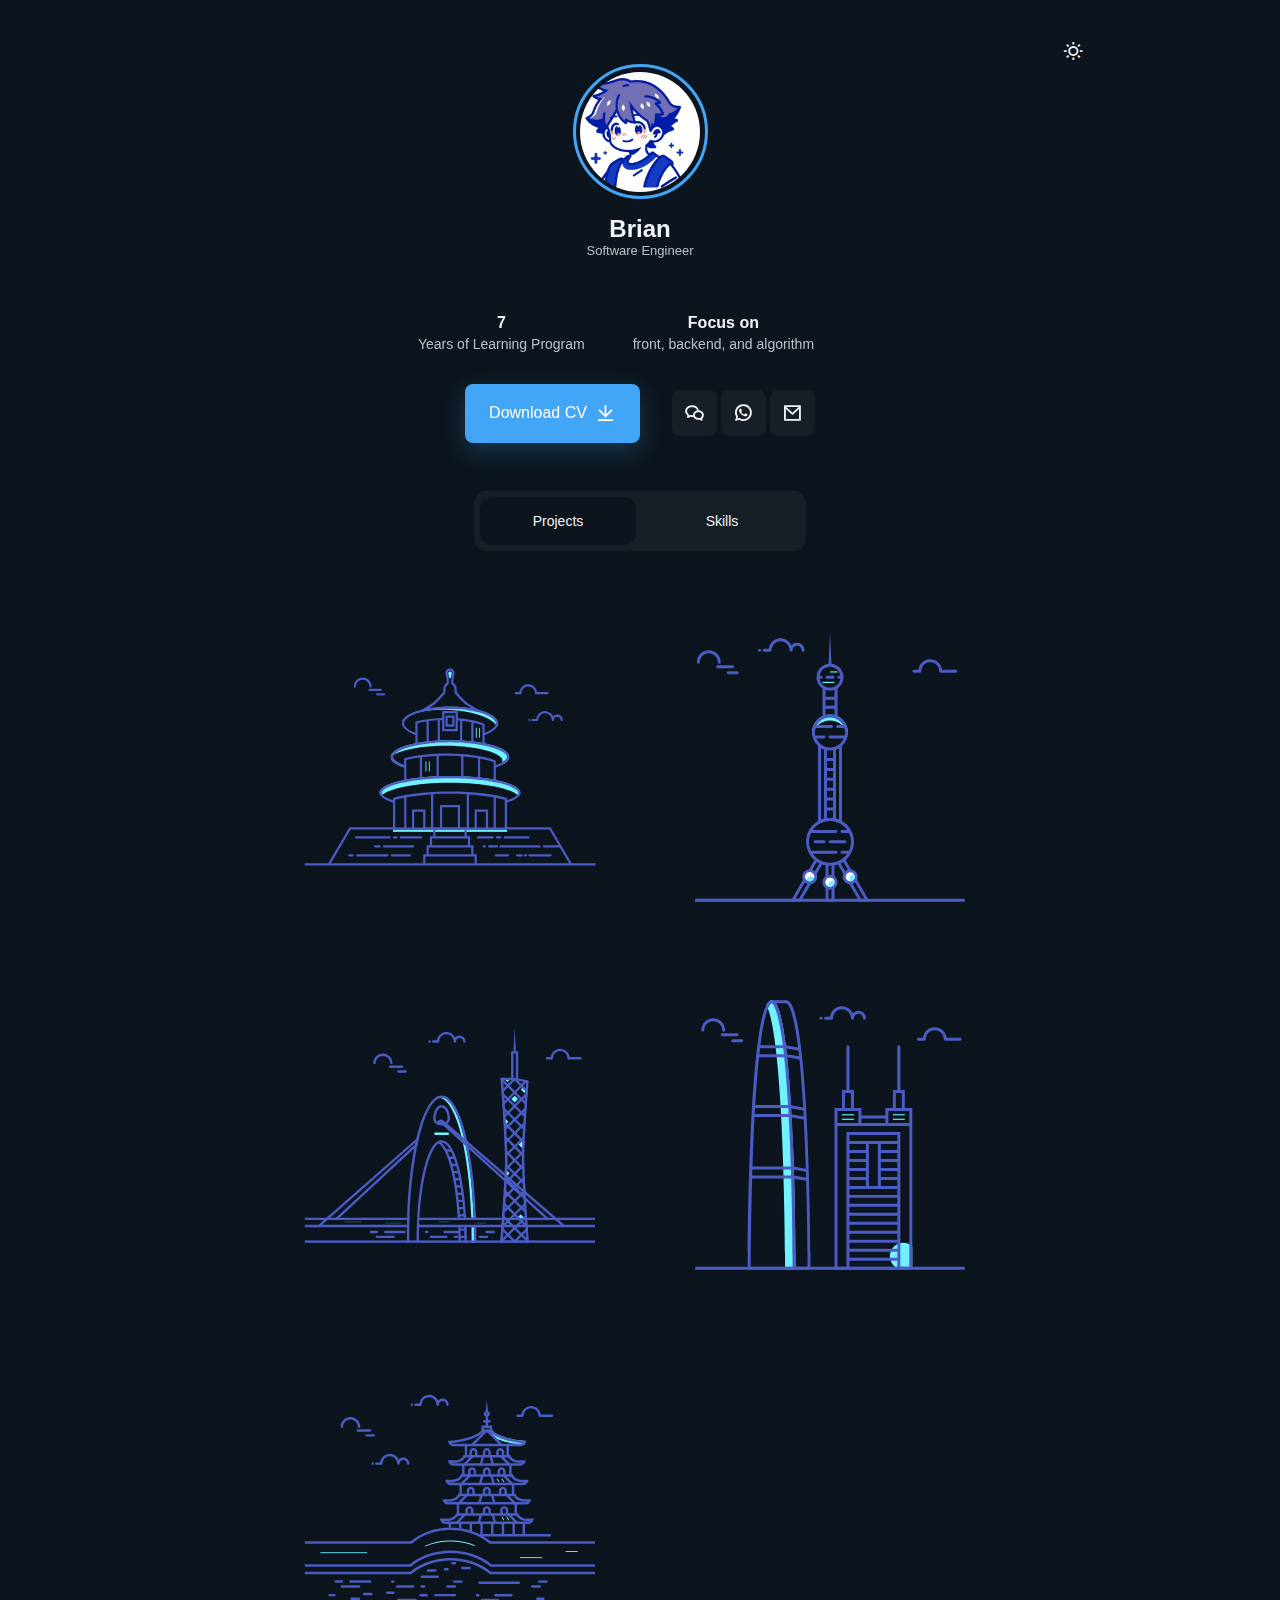
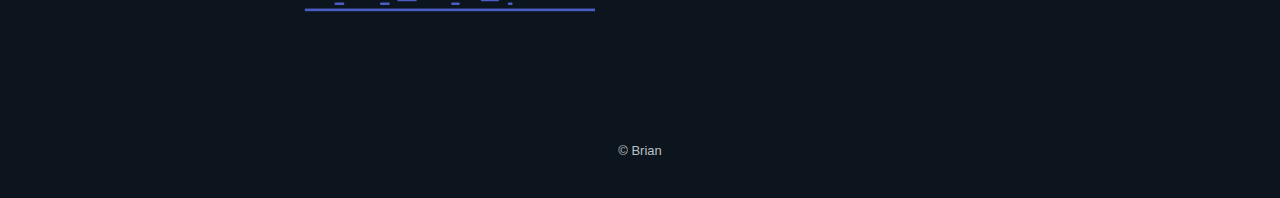
<file: index.html>
<!DOCTYPE html>
<html lang="en">

<head>
    <title>Mini portfile - Brian</title>
    <meta charset="UTF-8">
    <meta name="viewport" content="width=device-width, initial-scale=1.0">
    <meta name="keywords" content="Brian">
    <meta name="description" content="Brian">
    <!-- <link href="favicon.jpg" rel="shortcut icon" type="image/x-icon" /> -->
    <link href="styles/fonts/remixicon.min.css" rel="stylesheet">
    <link href="styles/style.min.css" rel="stylesheet">
    <script>
        if (localStorage.theme) {
            document.documentElement.setAttribute('data-theme', localStorage.theme);
        }
    </script>
    <script src="scripts/scrollreveal.min.js"></script>
</head>

<body>
    <header class="profile container">
        <div class="profile__theme scrollable">
            <i id="theme-button" class="ri-microscope-line change-theme"></i>
        </div>

        <div class="profile__container grid">
            <div class="profile__data">
                <div class="profile__border scrollable">
                    <!-- <div class="profile__perfil"> -->
                    <img src="images/avatar.jpg" alt="Hello!" class="profile__perfil">
                    <!-- </div> -->
                </div>

                <h2 class="profile__name scrollable">Brian</h2>
                <h3 class="profile__profession scrollable">Software Engineer</h3>

                <!-- <ul class="profile__social scrollable">
                <a href="https://github.com/yihleego" target="_blank" class="profile__social-link">
                    <i class="ri-github-fill"></i>
                </a>
                <a href="https://twitter.com/leego1996" target="_blank" class="profile__social-link">
                    <i class="ri-twitter-fill"></i>
                </a>
                <a href="" target="_blank" class="profile__social-link">
                    <i class="ri-discord-fill"></i>
                </a>
                <a href="" target="_blank" class="profile__social-link">
                    <i class="ri-telegram-fill"></i>
                </a>
                <a href="" target="_blank" class="profile__social-link">
                    <i class="ri-stack-overflow-fill"></i>
                </a>
                <a href="" target="_blank" class="profile__social-link">
                    <i class=ri-notion-fill></i>
                </a>
                <a href="" target="_blank" class="profile__social-link">
                    <i class=ri-steam-fill></i>
                </a>
                <a href="" target="_blank" class="profile__social-link">
                    <i class="ri-wechat-fill"></i>
                </a>
                <a href="" target="_blank" class="profile__social-link">
                    <i class="ri-qq-fill"></i>
                </a>
                <a href="" target="_blank" class="profile__social-link">
                    <i class="ri-dingding-fill"></i>
                </a>
            </ul> -->
            </div>

            <div class="profile__info grid">
                <div class="profile__info-group scrollable">
                    <h3 class="profile__info-number">7</h3>
                    <p class="profile__info-description">
                        Years of Learning Program
                    </p>
                </div>
                <div class="profile__info-group scrollable">
                    <h3 class="profile__info-number">Focus on</h3>
                    <p class="profile__info-description">
                        front, backend, and algorithm
                    </p>
                </div>
            </div>

            <div class="profile__buttons scrollable">
                <a download="" href="" class="button">
                    Download CV <i class="ri-download-line"></i>
                </a>

                <div class="profile__buttons-small">
                    <a href="#" class="button button__small button__gray" target="_blank">
                        <i class="ri-wechat-line"></i>
                    </a>
                    <a href="#" target="_blank" class="button button__small button__gray">
                        <i class="ri-whatsapp-line"></i>
                    </a>
                    <a href="#" target="_blank" class="button button__small button__gray">
                        <i class="ri-mail-line"></i>
                    </a>
                </div>
            </div>
        </div>
    </header>
    <main class="main">
        <section class="filters container scrollable">
            <ul class="filters__content scrollable">
                <button class="filters__button filter-tab-active" data-target="#projects">
                    Projects
                </button>
                <button class="filters__button" data-target="#skills">
                    Skills
                </button>
            </ul>

            <div class="filters__sections">
                <div class="projects__content grid filters__active" data-content id="projects">
                    <article class="projects__card">
                        <img src="images/background_svg/beijing.svg" alt=""
                            class="projects__img">

                        <div class="projects__modal">
                            <div>
                                <h3 class="projects__title">Simplified Animated Drawings</h3>
                                <p class="projects__description">A simple version for Animated Drawings, using light
                                    checkpoint to deploy and allow custom monocular video driven way!</p>
                                <a href="https://github.com/Brian417-cup/AnimatedDrawings" target="_blank"
                                    class="projects__button button button__small">
                                    <i class="ri-link"></i>
                                </a>
                                <!-- <img
                                                                    src="" /> -->
                            </div>
                        </div>
                    </article>

                    <article class="projects__card">
                        <img src="images/background_svg/shanghai.svg" alt=""
                            class="projects__img">

                        <div class="projects__modal">
                            <div>
                                <h3 class="projects__title">EHGFormer</h3>
                                <p class="projects__description">Official repository of paper "EHGFormer: An efficient
                                    hypergraph-injected transformer for 3D human pose estimation".</p>
                                <a href="https://github.com/Brian417-cup/EHGFormer" target="_blank"
                                    class="projects__button button button__small">
                                    <i class="ri-link"></i>
                                </a>
                            </div>
                        </div>
                    </article>

                    <article class="projects__card">
                        <img src="images/background_svg/guangzhou.svg" alt=""
                            class="projects__img">

                        <div class="projects__modal">
                            <div>
                                <h3 class="projects__title">Good wardrobe assistant</h3>
                                <p class="projects__description">A deployment application for a wardrobe assistant,
                                    involving model training, CPU deployment, and app development.</p>
                                <a href="https://www.bilibili.com/video/BV1Y2421F7is/?spm_id_from=333.999.0.0&vd_source=cc8f9c73a4be52090ddab10fcc659535" target="_blank"
                                    class="projects__button button button__small">
                                    <i class="ri-link"></i>
                                </a>
                            </div>
                        </div>
                    </article>

                    <article class="projects__card">
                        <img src="images/background_svg/shenzhen.svg" alt=""
                            class="projects__img">

                        <div class="projects__modal">
                            <div>
                                <h3 class="projects__title">Ping topology visualizer</h3>
                                <p class="projects__description">A simple visualizer to visualize topology with ecahrts.
                                    Data sources from ping.</p>
                                <a href="https://github.com/Brian417-cup/tracert_visualize" target="_blank"
                                    class="projects__button button button__small">
                                    <i class="ri-link"></i>
                                </a>
                            </div>
                        </div>
                    </article>

                    <article class="projects__card">
                        <img src="images/background_svg/hangzhou.svg" alt=""
                            class="projects__img">

                        <div class="projects__modal">
                            <div>
                                <h3 class="projects__title">Flutter drawboard</h3>
                                <p class="projects__description">A custom drawboard by Flutter framework.</p>
                                <a href="https://github.com/Brian417-cup/DrawBoard" target="_blank"
                                    class="projects__button button button__small">
                                    <i class="ri-link"></i>
                                </a>
                            </div>
                        </div>
                    </article>

                    <!-- <article class="projects__card"> -->
                        <!-- <img src="https://leego.oss-cn-beijing.aliyuncs.com/portfolio/wuhan.svg" alt="" -->
                            <!-- class="projects__img"> -->
<!--  -->
                        <!-- <div class="projects__modal"> -->
                            <!-- <div> -->
                                <!-- <h3 class="projects__title">Trie</h3>
                                <p class="projects__description">A Aho-Corasick algorithm based string-searching utility
                                    for Go. It supports tokenization, ignoring case, replacing text. So you can use it
                                    to find keywords in an article, filter sensitive words, etc.</p>
                                <a href="https://github.com/yihleego/trie" target="_blank"
                                    class="projects__button button button__small">
                                    <i class="ri-link"></i>
                                </a>
                            </div>
                        </div> -->
                    <!-- </article> -->

                    <!--<article class="projects__card">
                    <img src="https://leego.oss-cn-beijing.aliyuncs.com/portfolio/wuhan.svg" alt="" class="projects__img">

                    <div class="projects__modal">
                        <div>
                            <h3 class="projects__title">MurmurHash3</h3>
                            <p class="projects__description">MurmurHash is a non-cryptographic hash function suitable for general hash-based lookup.</p>
                            <a href="https://github.com/yihleego/robotic-process-automation" target="_blank" class="projects__button button button__small">
                                <i class="ri-link"></i>
                            </a>
                        </div>
                    </div>
                </article>-->
                </div>

                <div class="skills__content grid" data-content id="skills">
                    <div class="skills__area">
                        <h3 class="skills__title">Backend</h3>

                        <div class="skills__box">
                            <div class="skills__group">
                                <div class="skills__data">
                                    <i class="ri-checkbox-circle-line"></i>
                                    <div>
                                        <h3 class="skills__name">Java</h3>
                                        <span class="skills__level">Intermediate</span>
                                    </div>
                                </div>

                                <div class="skills__data">
                                    <i class="ri-checkbox-circle-line"></i>
                                    <div>
                                        <h3 class="skills__name">Python</h3>
                                        <span class="skills__level">Intermediate</span>
                                    </div>
                                </div>

                                <div class="skills__data">
                                    <i class="ri-checkbox-circle-line"></i>
                                    <div>
                                        <h3 class="skills__name">Redis</h3>
                                        <span class="skills__level">Intermediate</span>
                                    </div>
                                </div>
                            </div>

                            <div class="skills__group">
                                <div class="skills__data">
                                    <i class="ri-checkbox-circle-line"></i>
                                    <div>
                                        <h3 class="skills__name">MySQL</h3>
                                        <span class="skills__level">Intermediate</span>
                                    </div>
                                </div>

                                <div class="skills__data">
                                    <i class="ri-checkbox-circle-line"></i>
                                    <div>
                                        <h3 class="skills__name">KafKa</h3>
                                        <span class="skills__level">Intermediate</span>
                                    </div>
                                </div>

                                <div class="skills__data">
                                    <i class="ri-checkbox-circle-line"></i>
                                    <div>
                                        <h3 class="skills__name">MongoDB</h3>
                                        <span class="skills__level">Basic</span>
                                    </div>
                                </div>
                            </div>
                        </div>
                    </div>

                    <div class="skills__area">
                        <h3 class="skills__title">Frontend</h3>

                        <div class="skills__box">
                            <div class="skills__group">
                                <div class="skills__data">
                                    <i class="ri-checkbox-circle-line"></i>
                                    <div>
                                        <h3 class="skills__name">HTML</h3>
                                        <span class="skills__level">Intermediate</span>
                                    </div>
                                </div>

                                <div class="skills__data">
                                    <i class="ri-checkbox-circle-line"></i>
                                    <div>
                                        <h3 class="skills__name">JavaScript</h3>
                                        <span class="skills__level">Basic</span>
                                    </div>
                                </div>

                                <div class="skills__data">
                                    <i class="ri-checkbox-circle-line"></i>
                                    <div>
                                        <h3 class="skills__name">CSS</h3>
                                        <span class="skills__level">Basic</span>
                                    </div>
                                </div>
                            </div>

                            <div class="skills__group">
                                <div class="skills__data">
                                    <i class="ri-checkbox-circle-line"></i>
                                    <div>
                                        <h3 class="skills__name">Flutter</h3>
                                        <span class="skills__level">Intermediate</span>
                                    </div>
                                </div>

                                <div class="skills__data">
                                    <i class="ri-checkbox-circle-line"></i>
                                    <div>
                                        <h3 class="skills__name">Vue</h3>
                                        <span class="skills__level">Basic</span>
                                    </div>
                                </div>

                                <div class="skills__data">
                                    <i class="ri-checkbox-circle-line"></i>
                                    <div>
                                        <h3 class="skills__name">Jetpack Compose</h3>
                                        <span class="skills__level">Basic</span>
                                    </div>
                                </div>
                            </div>
                        </div>
                    </div>

                    <div class="skills__area">
                        <h3 class="skills__title">Algorithm engineering</h3>

                        <div class="skills__box">
                            <div class="skills__group">
                                <div class="skills__data">
                                    <i class="ri-checkbox-circle-line"></i>
                                    <div>
                                        <h3 class="skills__name">OpenCV</h3>
                                        <span class="skills__level">Intermediate</span>
                                    </div>
                                </div>

                                <div class="skills__data">
                                    <i class="ri-checkbox-circle-line"></i>
                                    <div>
                                        <h3 class="skills__name">TensorRT</h3>
                                        <span class="skills__level">Basic</span>
                                    </div>
                                </div>

                                <div class="skills__data">
                                    <i class="ri-checkbox-circle-line"></i>
                                    <div>
                                        <h3 class="skills__name">OpenVino</h3>
                                        <span class="skills__level">Basic</span>
                                    </div>
                                </div>
                            </div>

                            <div class="skills__group">
                                <div class="skills__data">
                                    <i class="ri-checkbox-circle-line"></i>
                                    <div>
                                        <h3 class="skills__name">OnnxRuntime</h3>
                                        <span class="skills__level">Basic</span>
                                    </div>
                                </div>
                            </div>
                        </div>
                    </div>
                </div>
            </div>
        </section>
    </main>
    <footer class="footer container">
        <span class="footer__copy">&#169; Brian</span>
    </footer>
    <script src="scripts/main.min.js"></script>
</body>

</html>
</file>
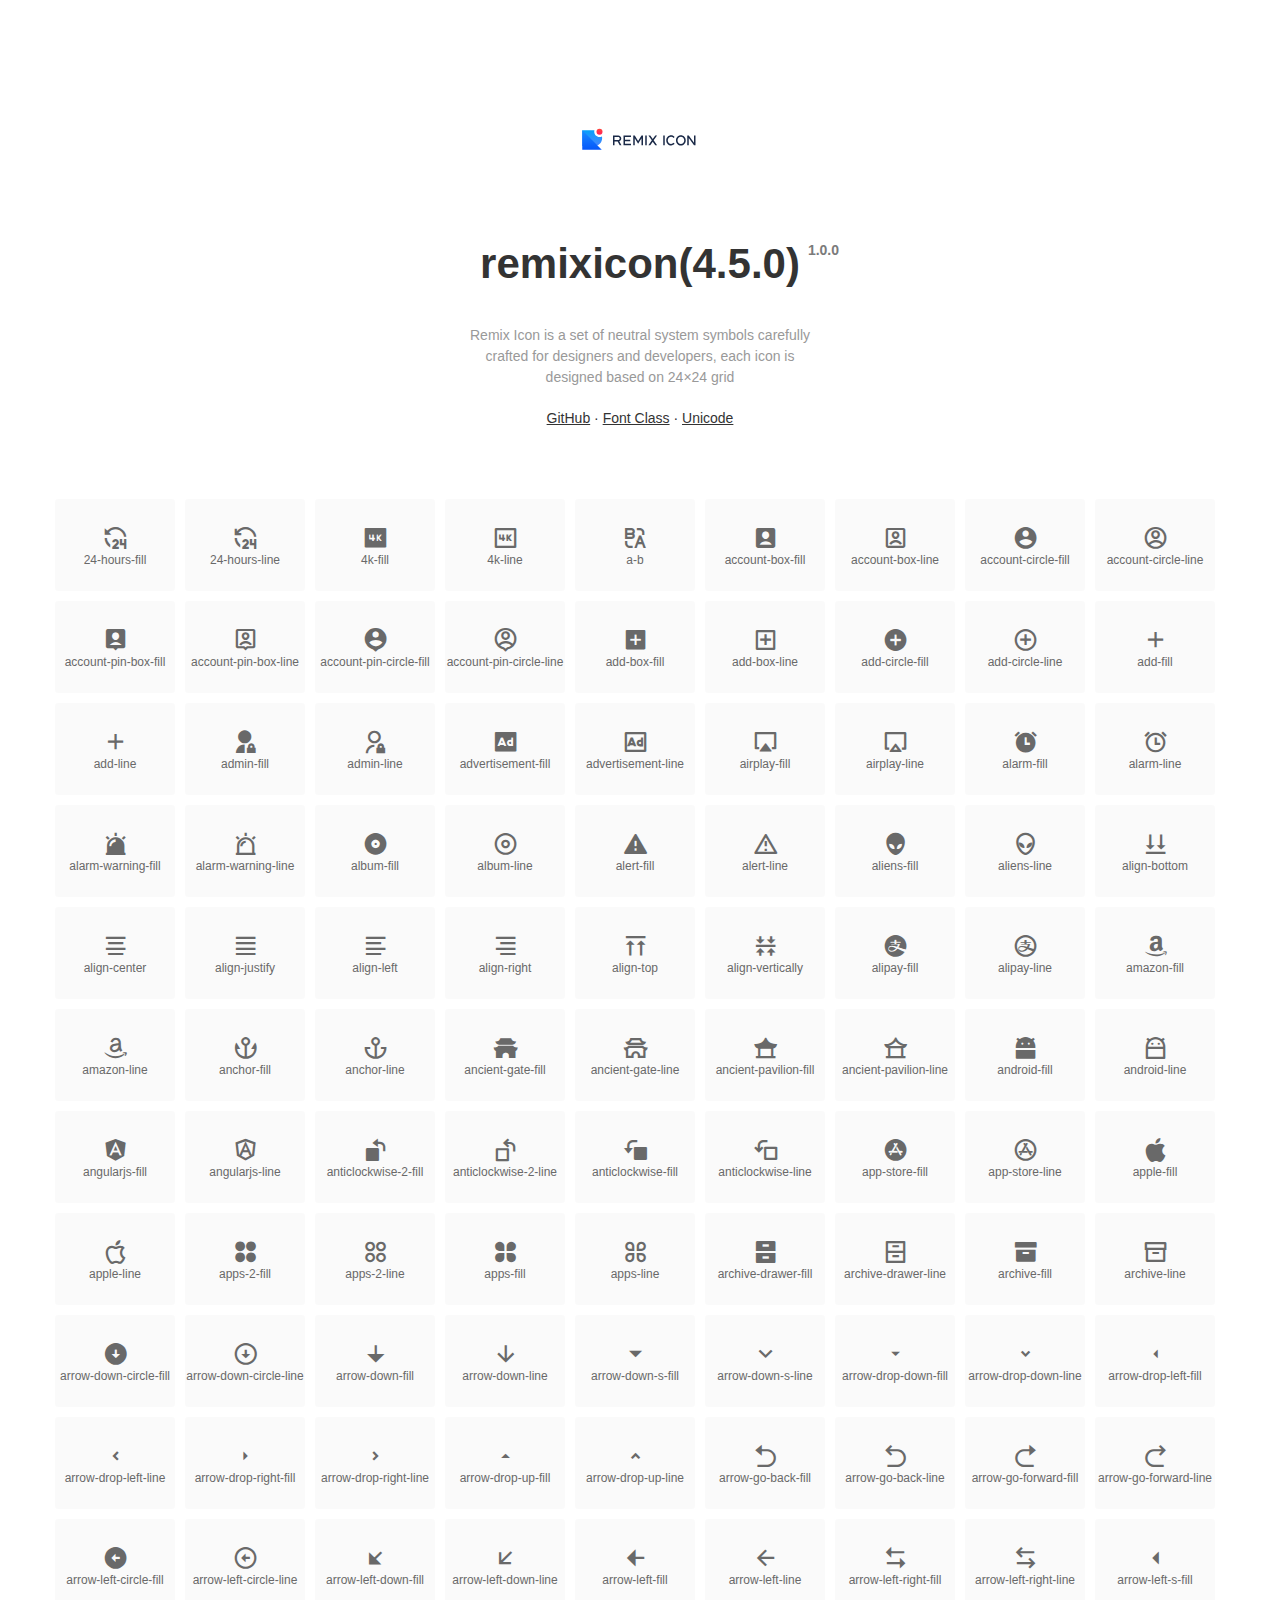
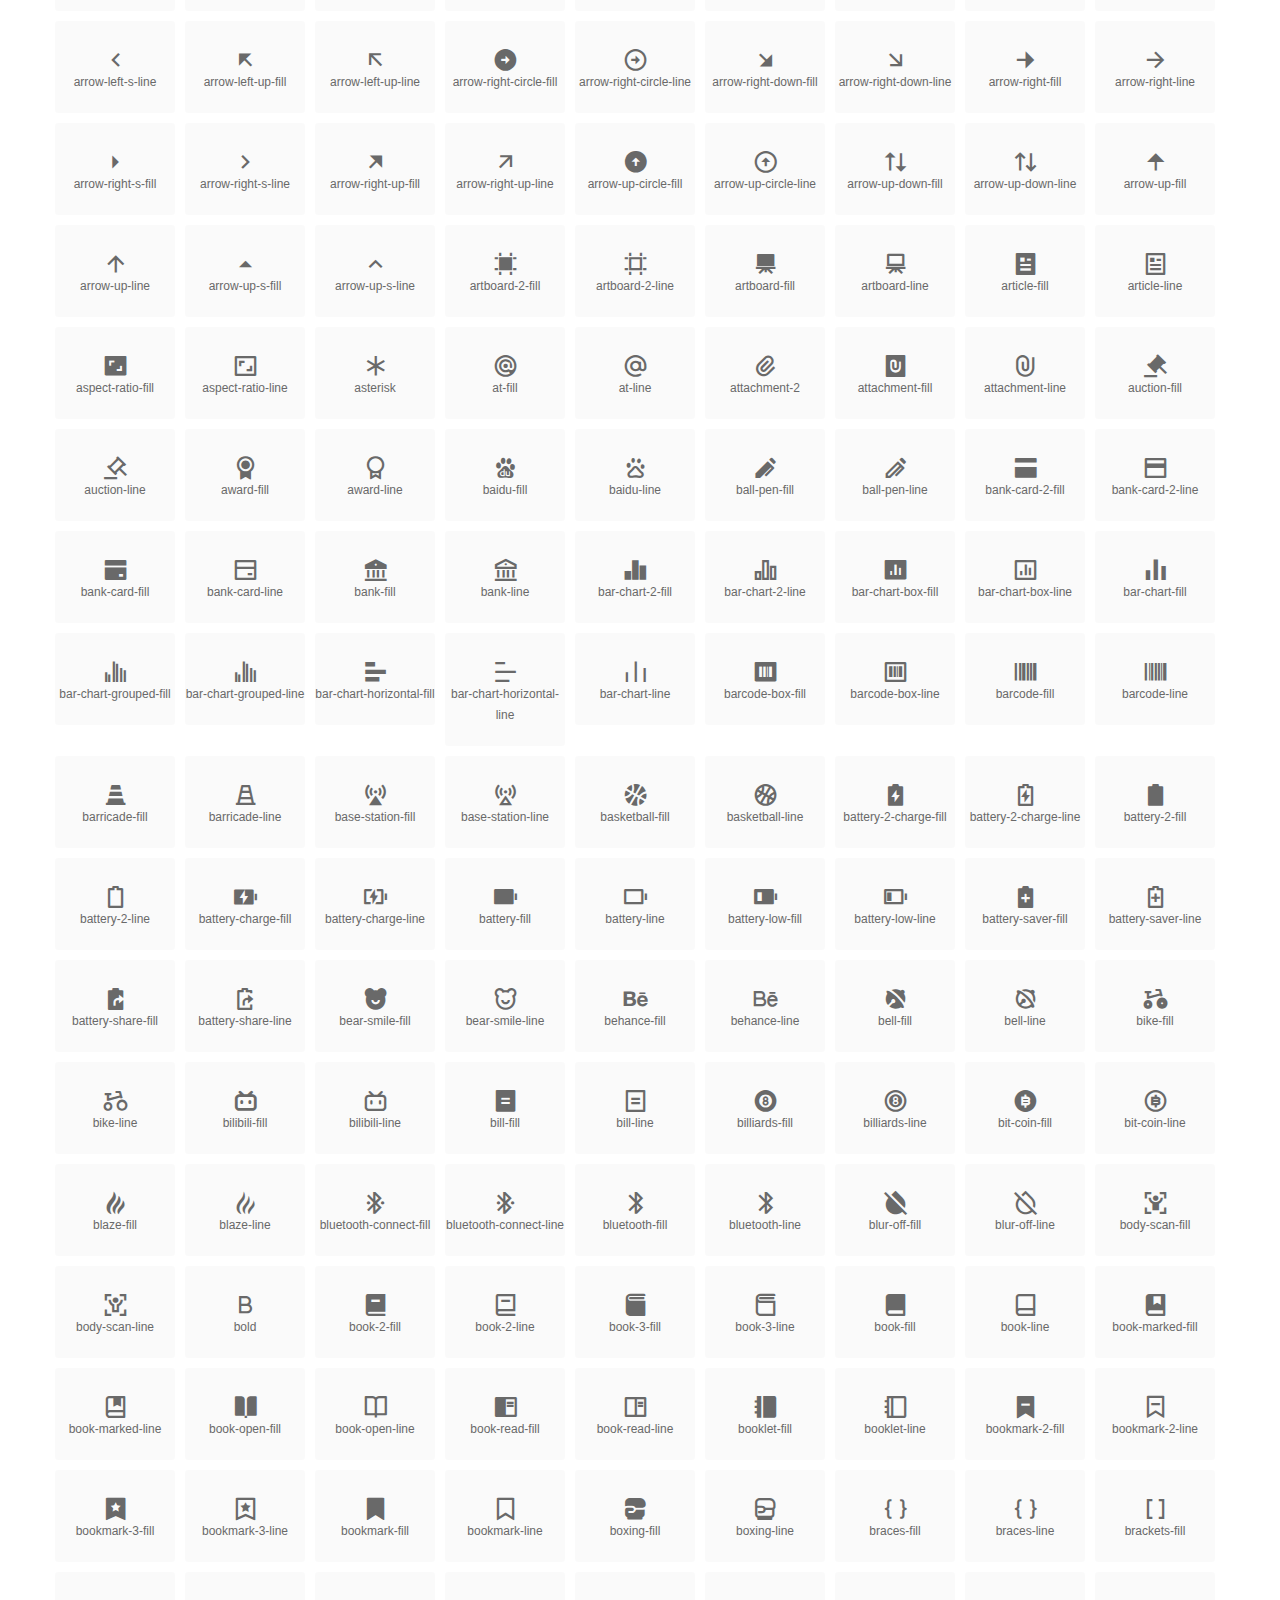
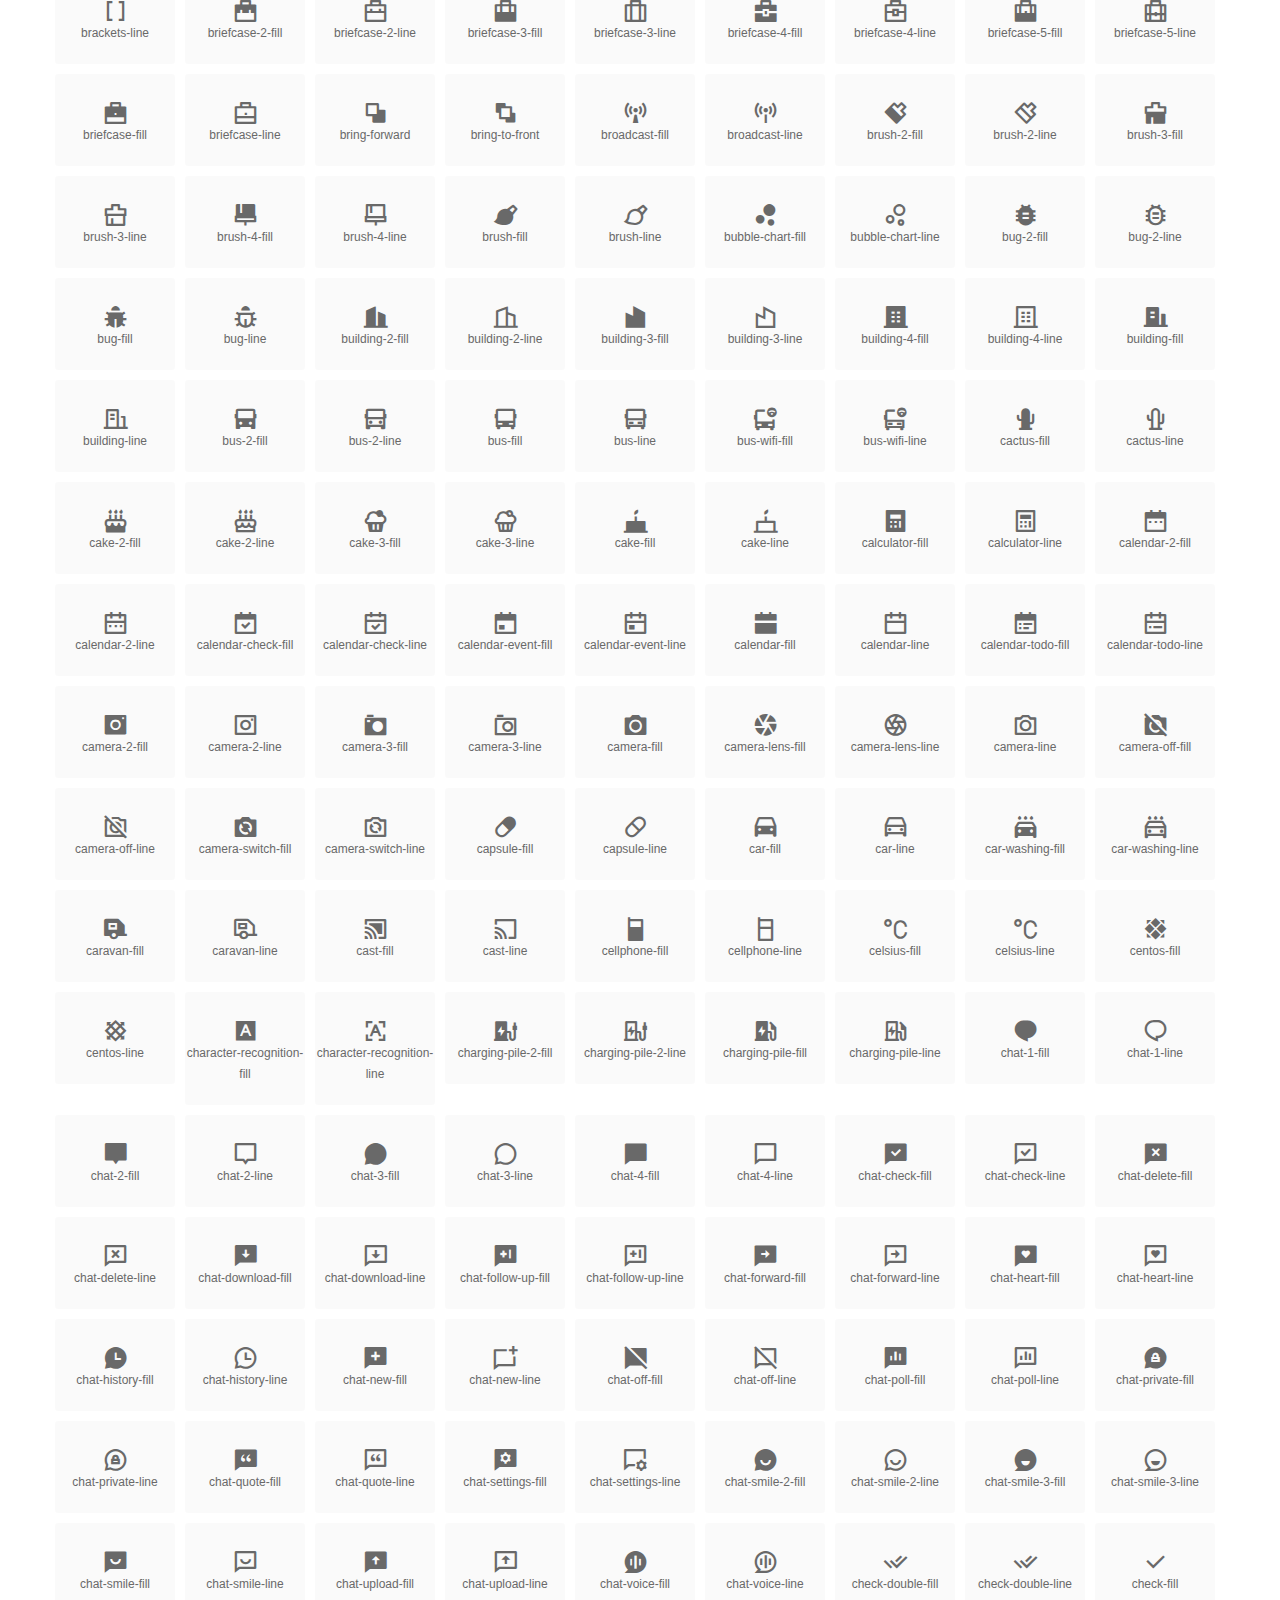
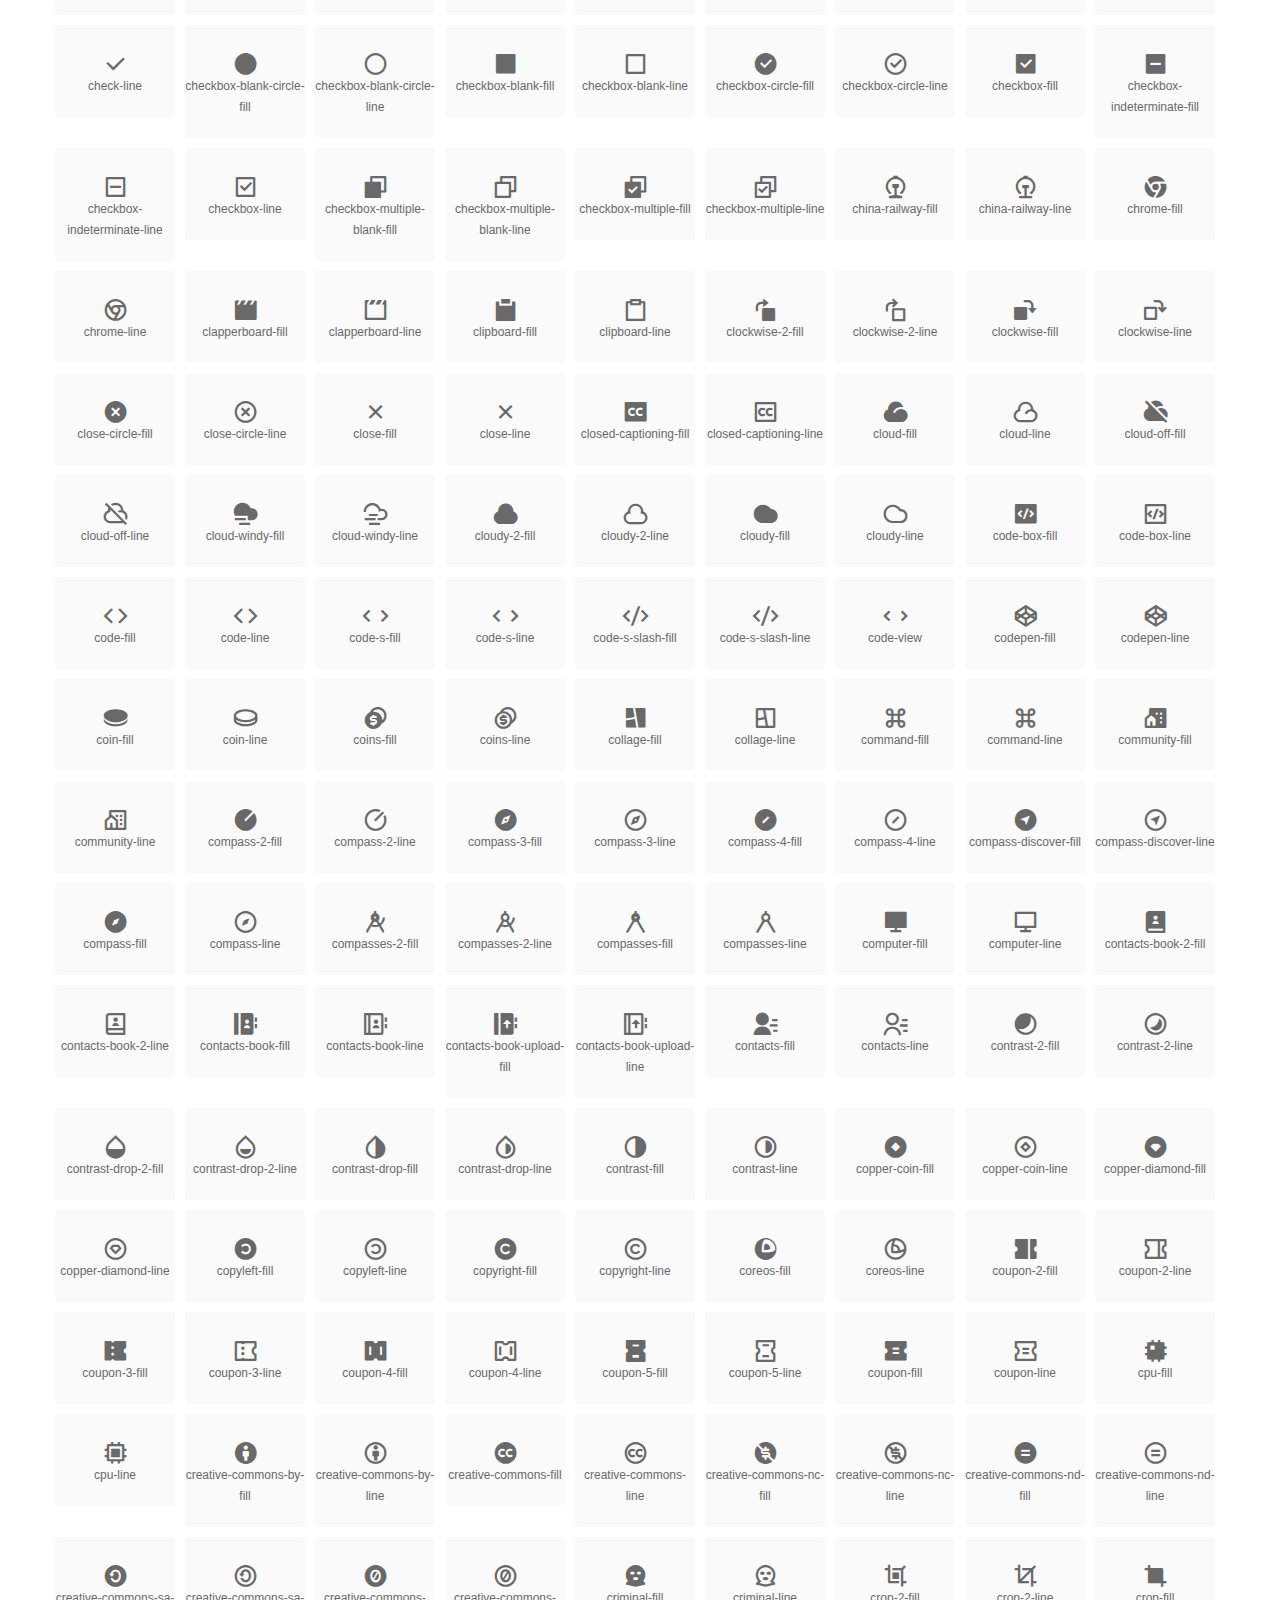
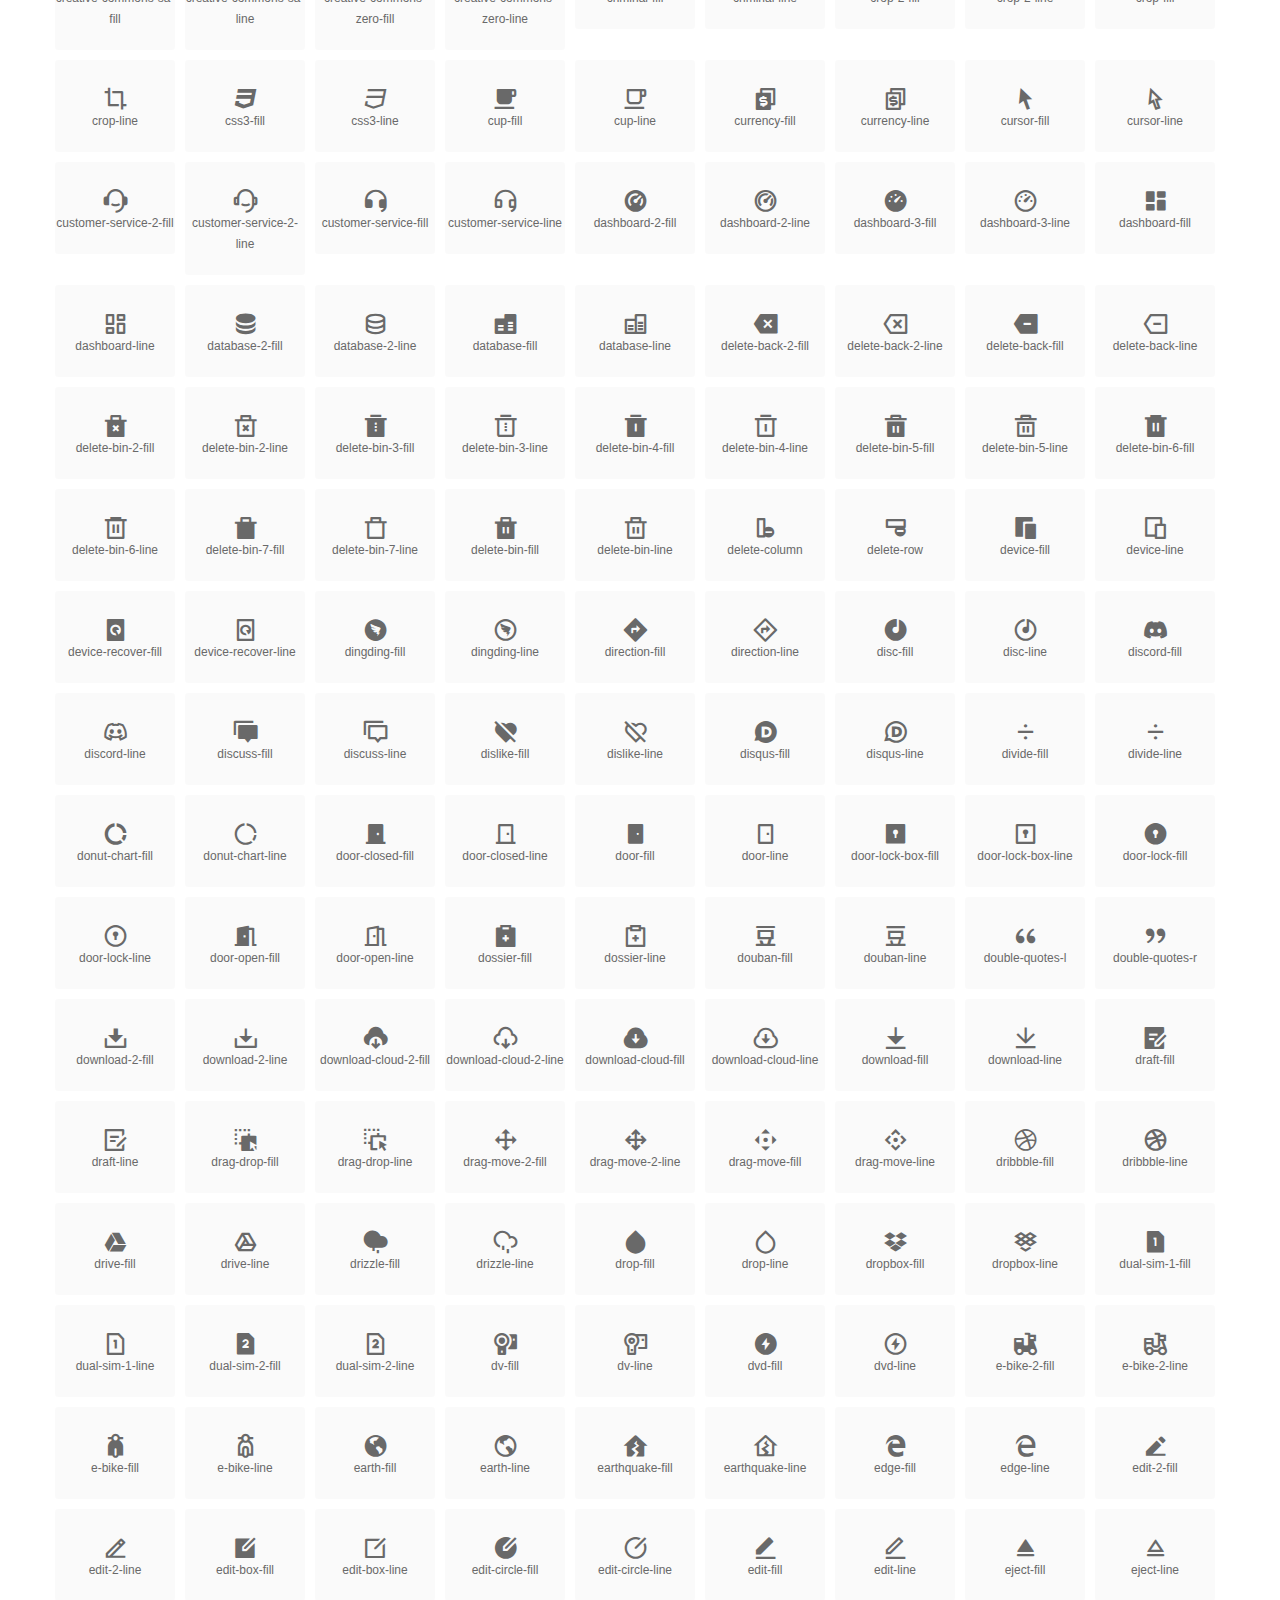
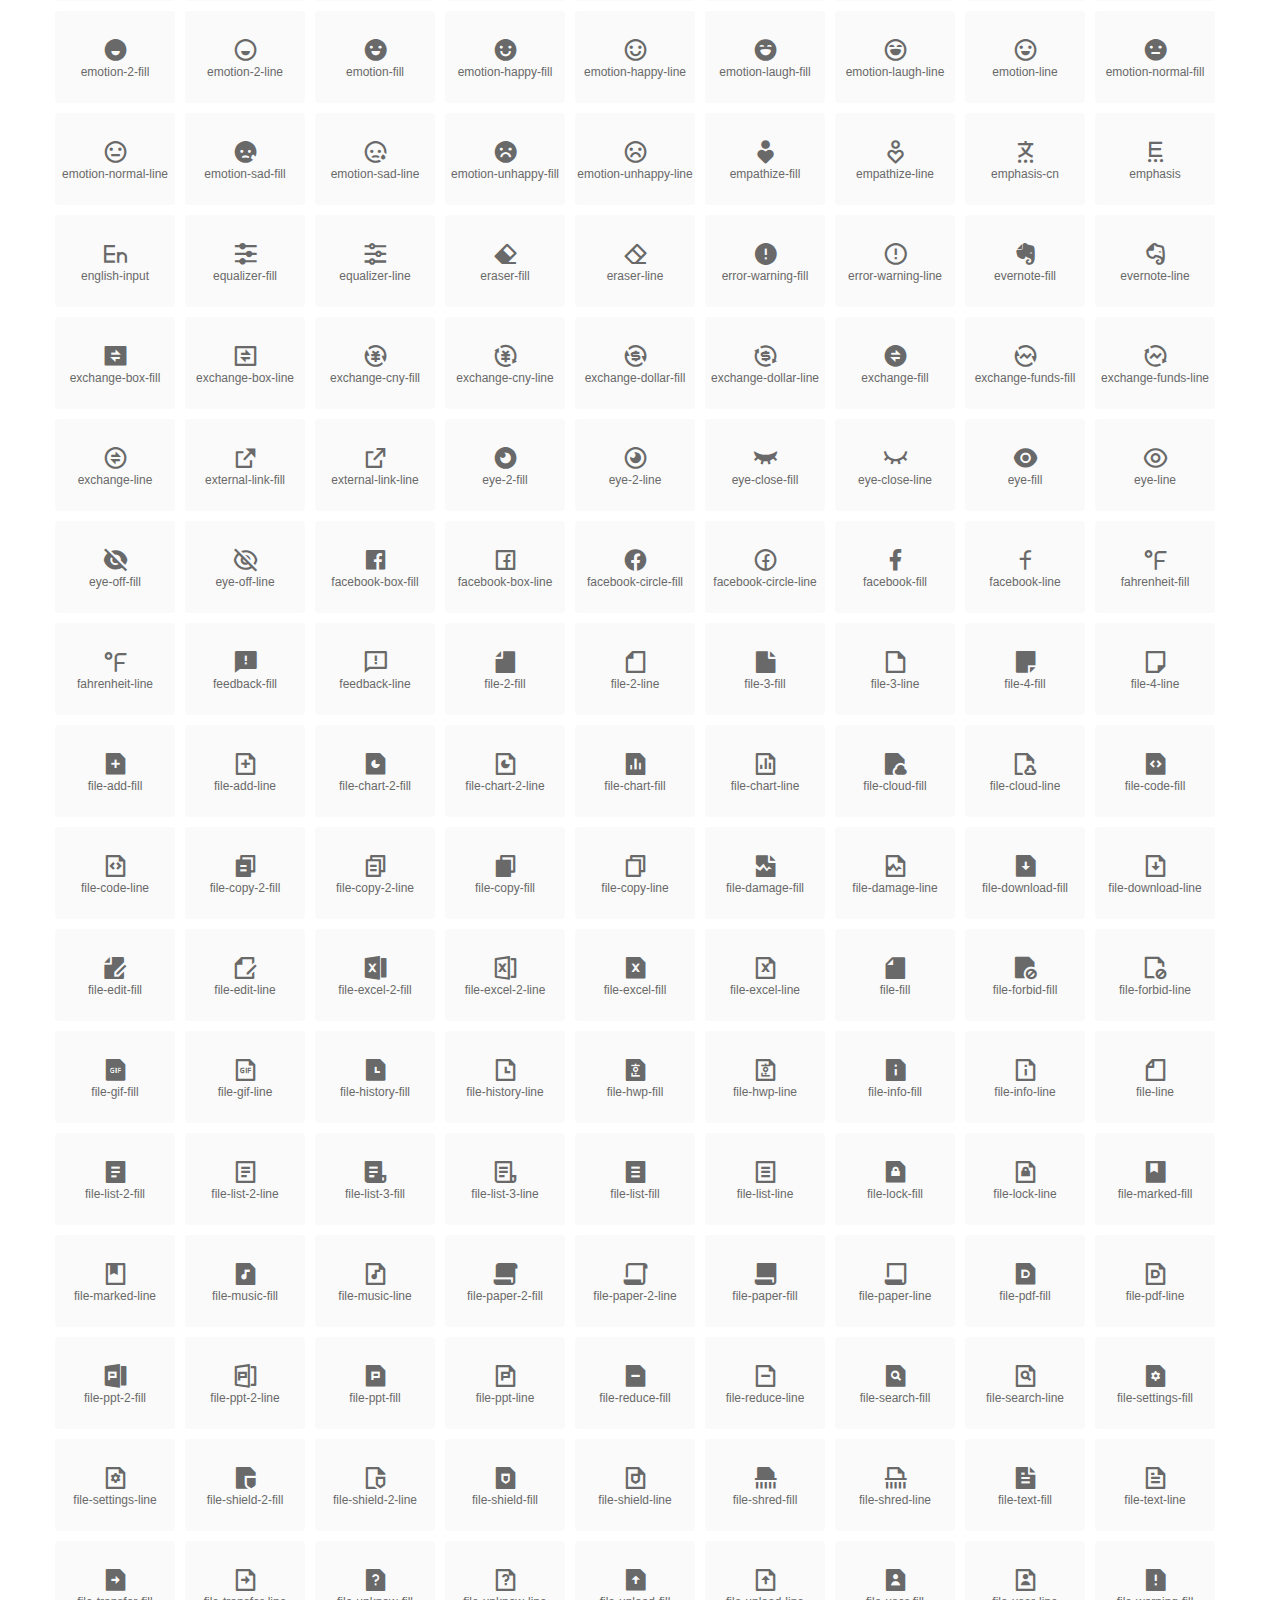
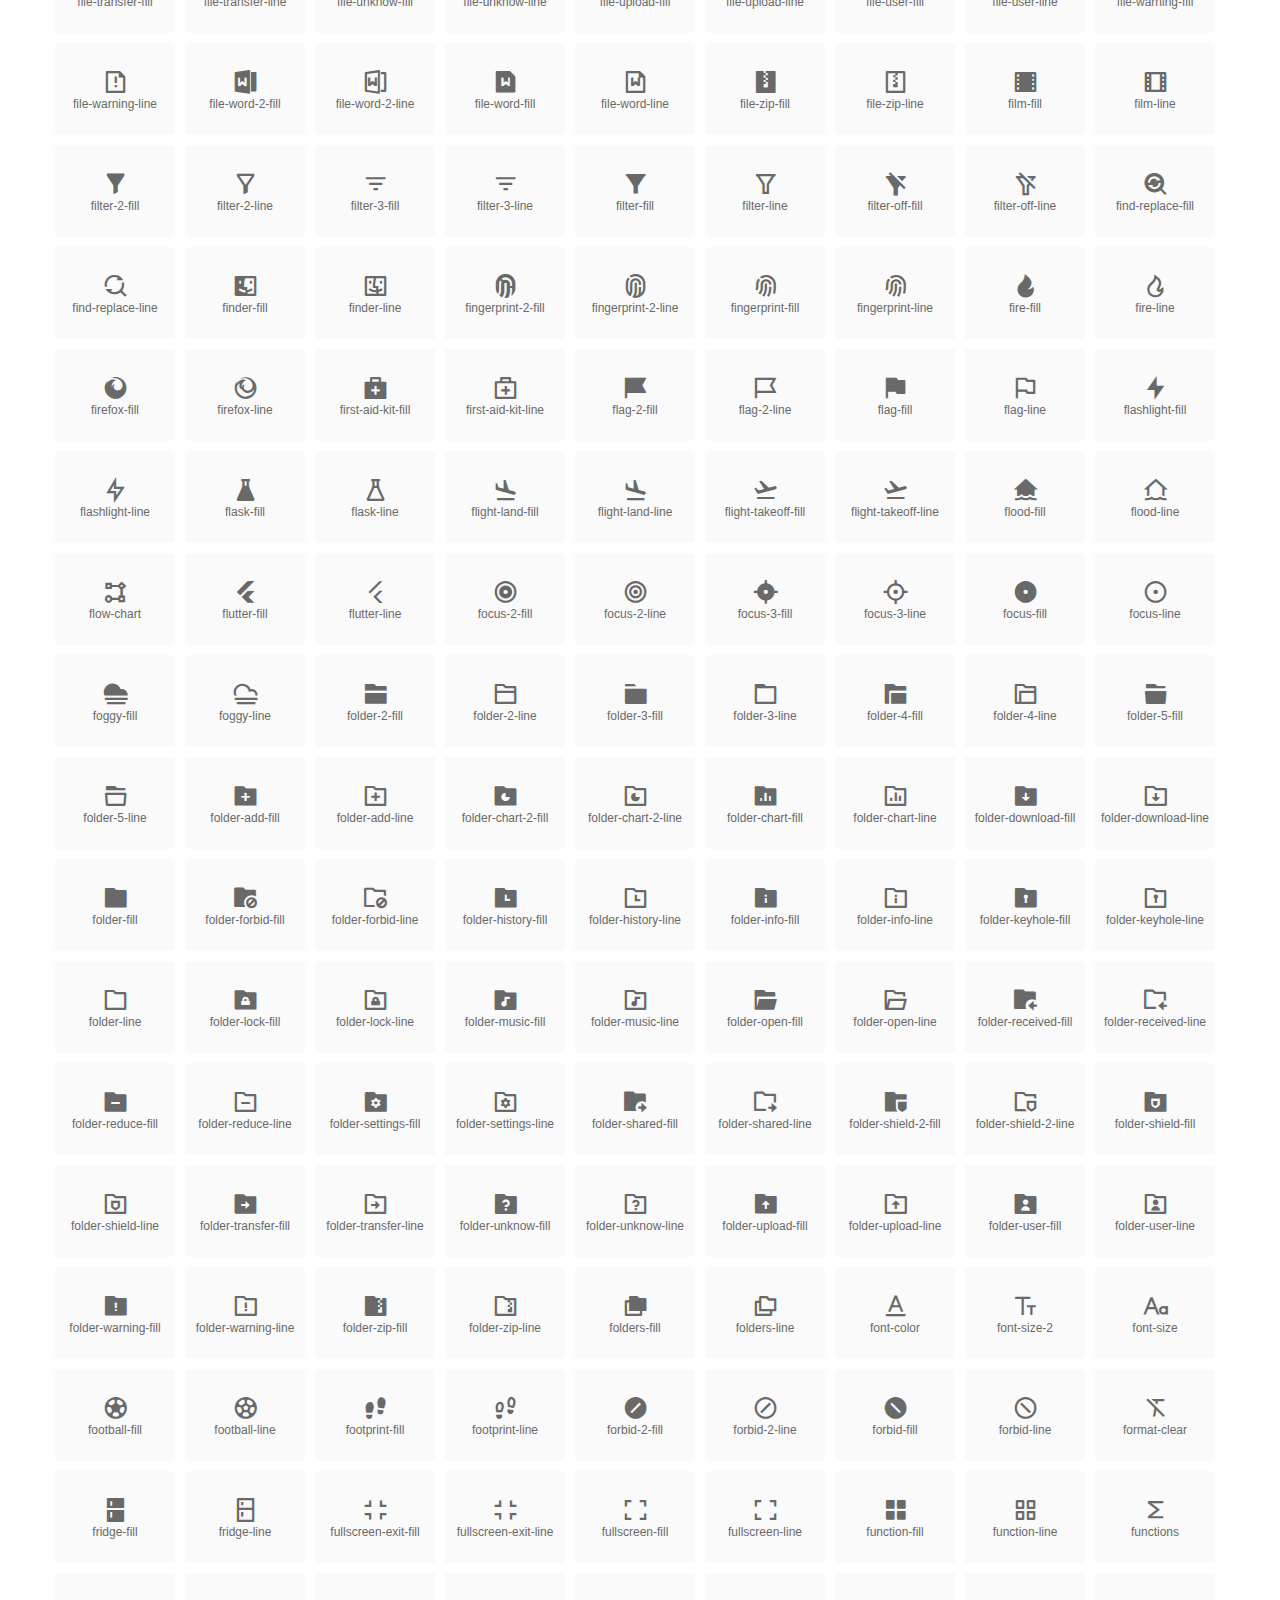
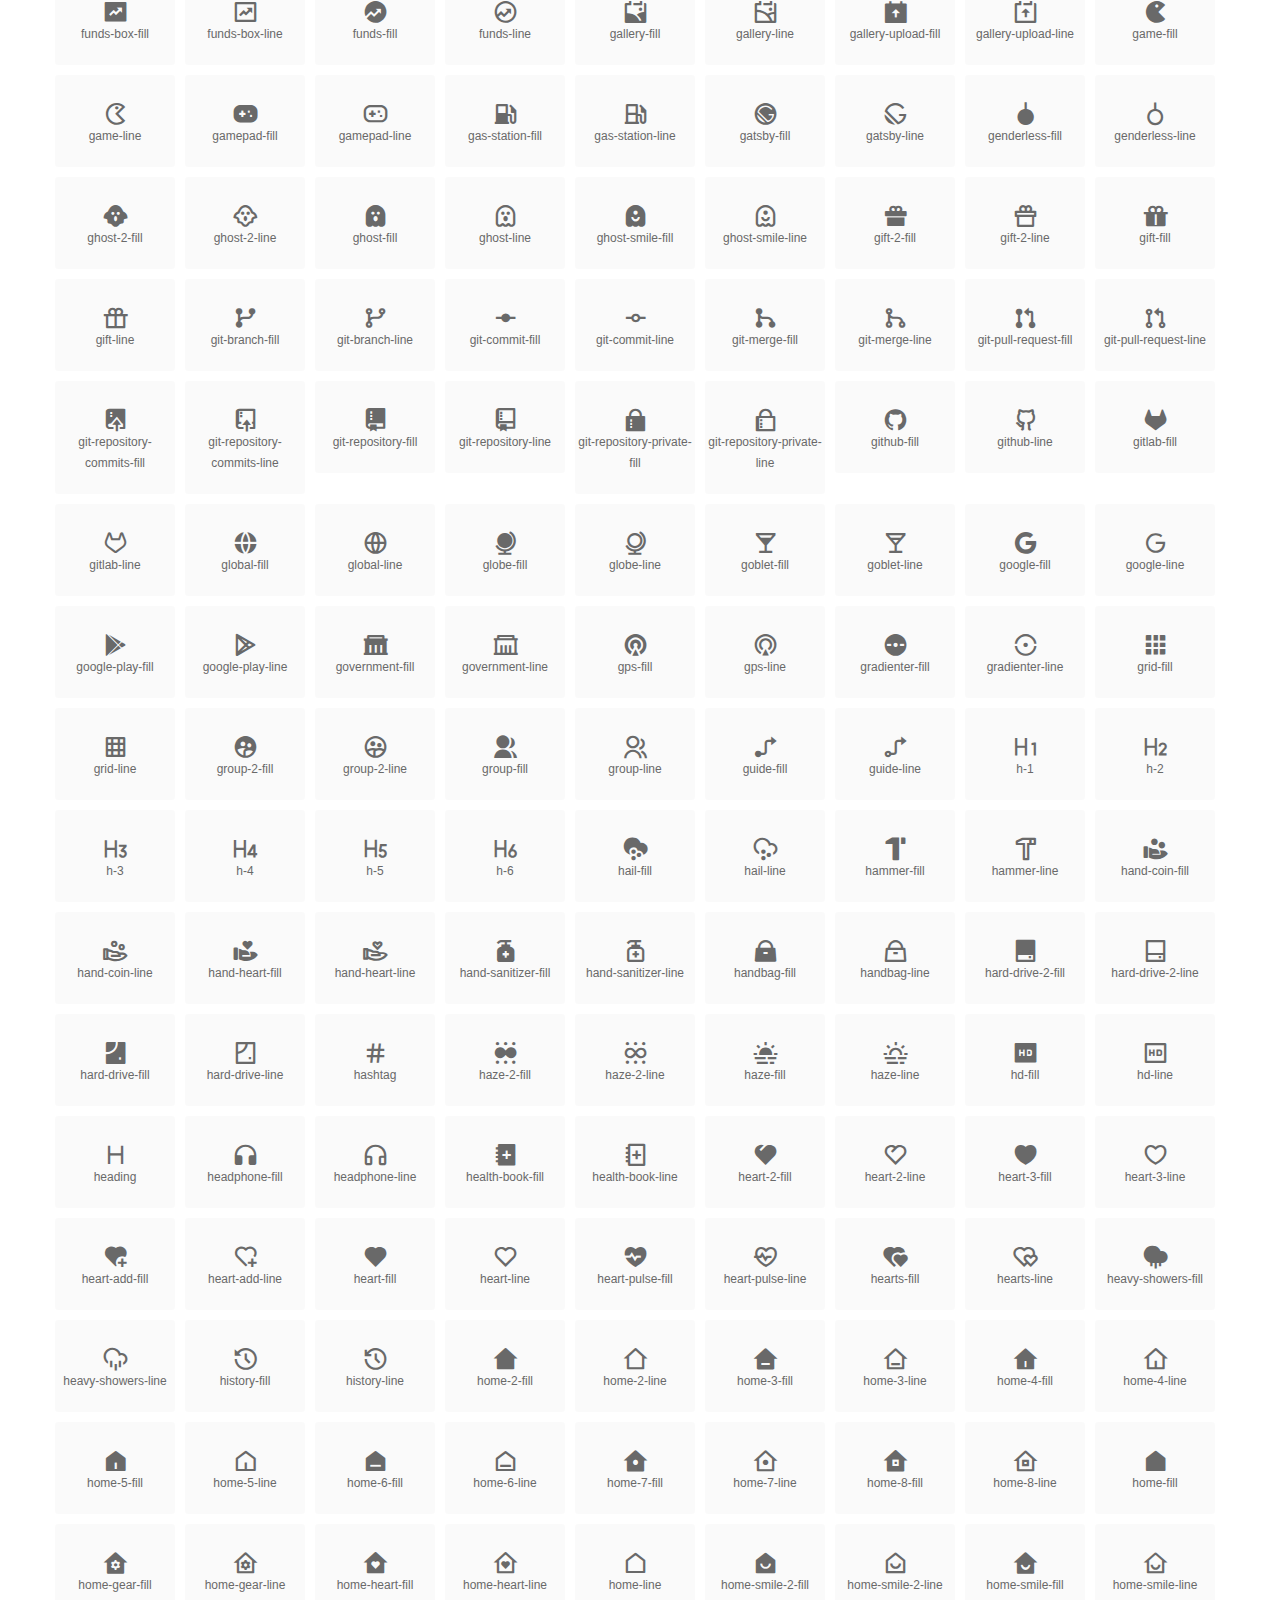
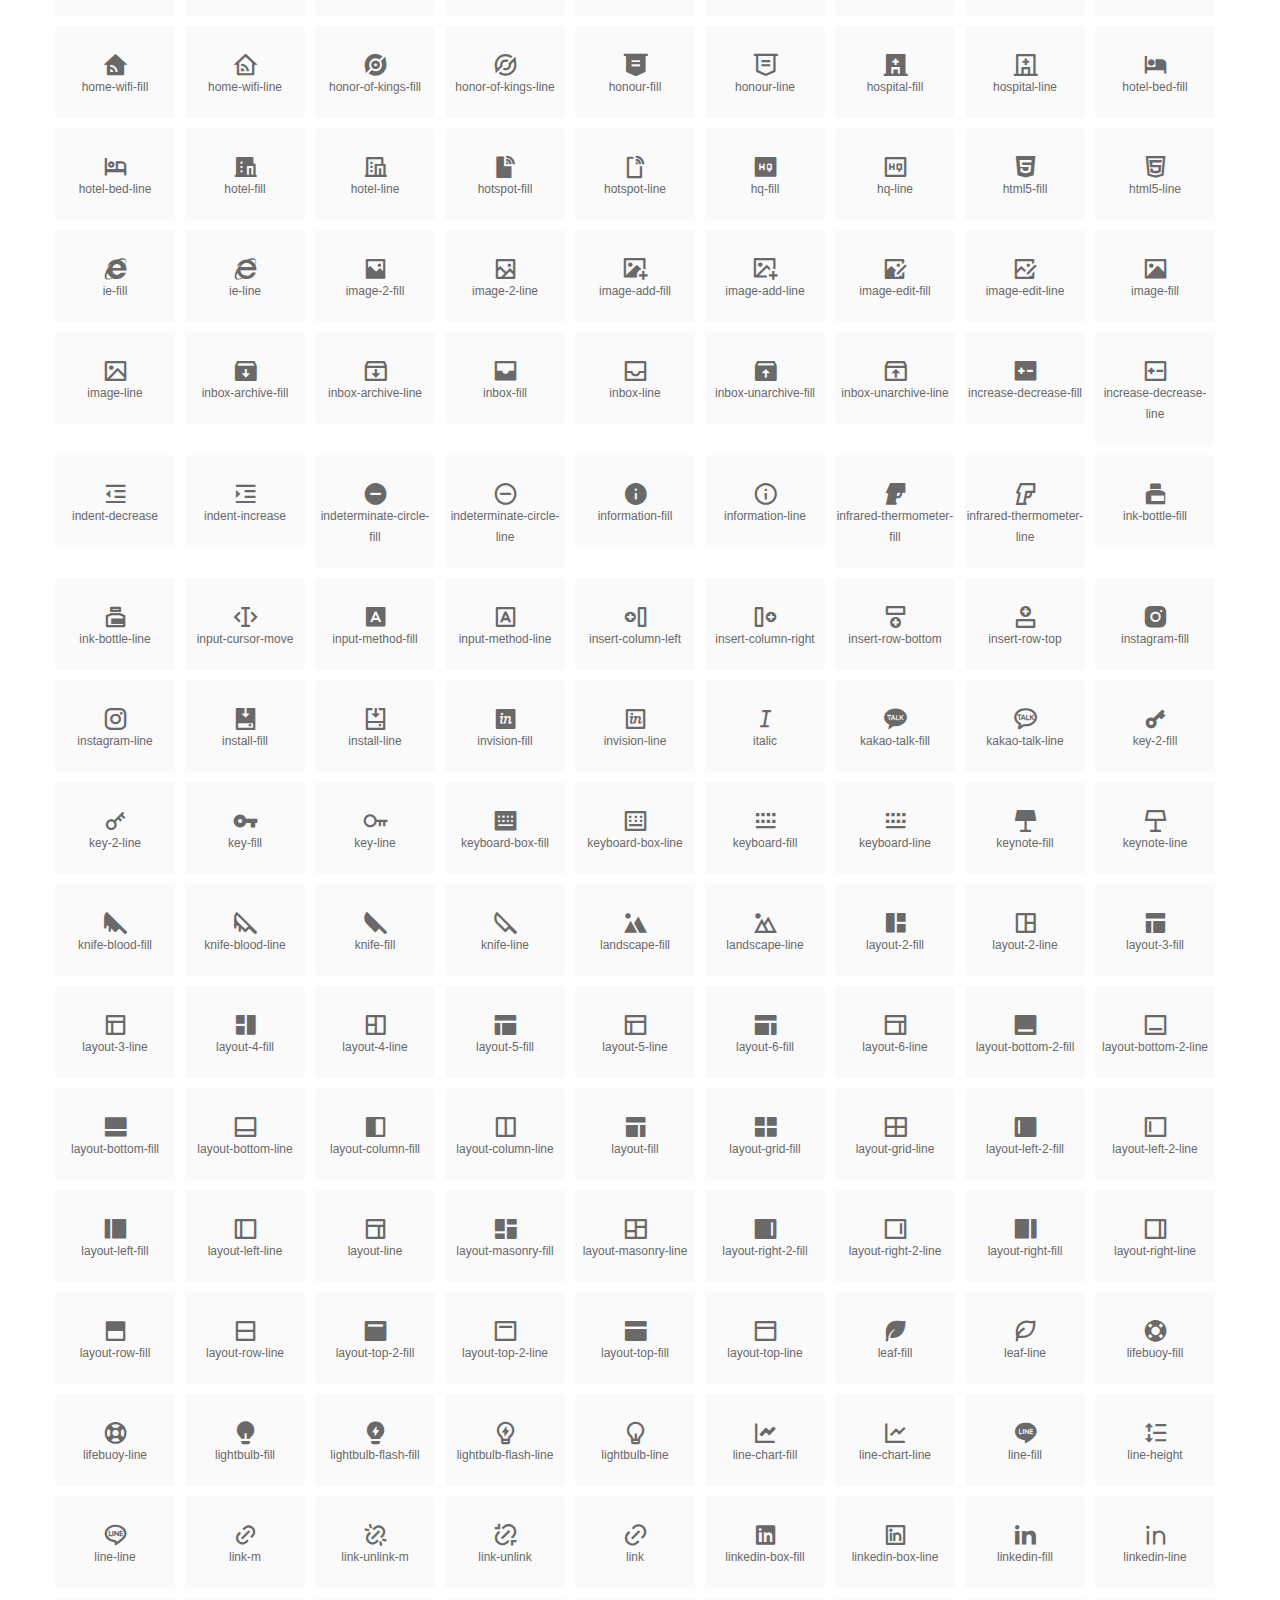
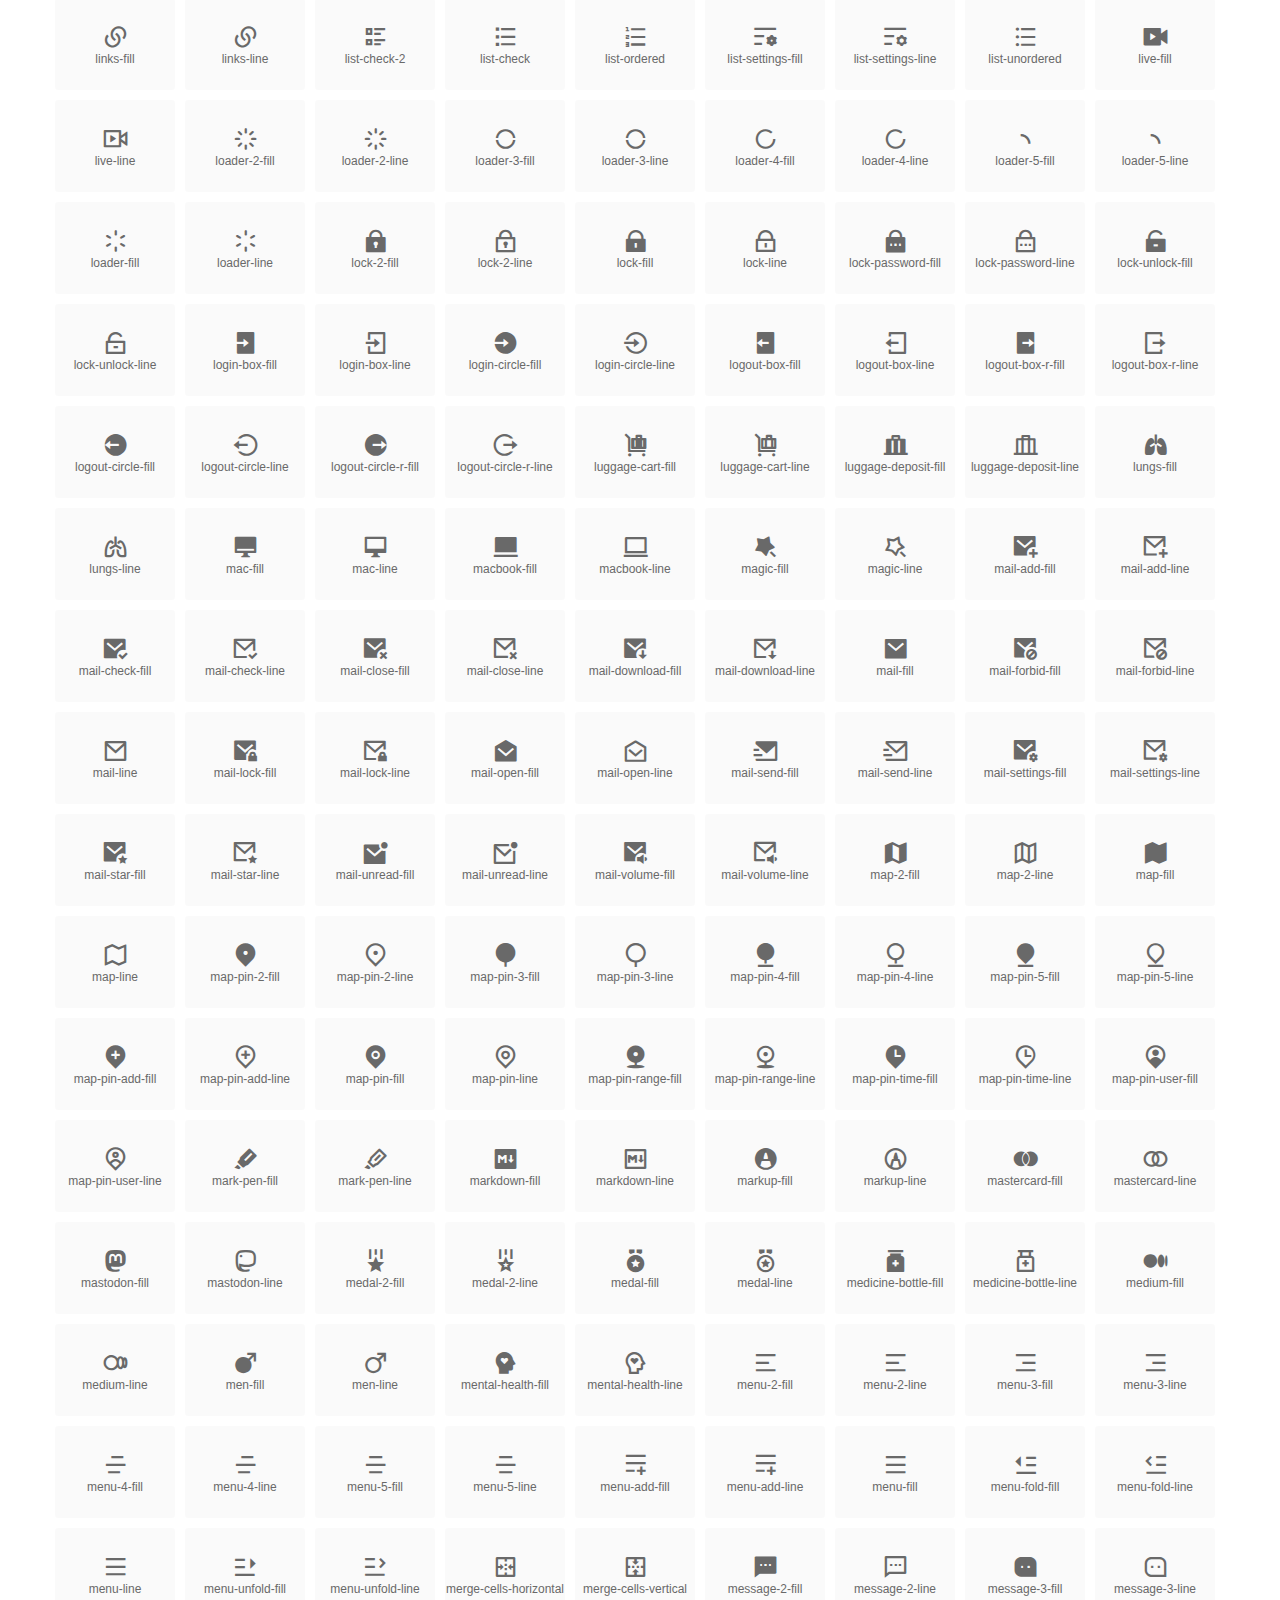
<file: RemixIcon_Fonts_v4.5.0/fonts/index.html>
<!DOCTYPE html>
<html lang="en">
<head>
  <meta charset="UTF-8">
  <title>remixicon(4.5.0)</title>
  <meta name="viewport" content="width=device-width,minimum-scale=1.0,maximum-scale=1.0,user-scalable=no">
   
  <meta name="description" content="Remix Icon is a set of neutral system symbols carefully crafted for designers and developers, each icon is designed based on 24×24 grid">
   
  <meta name="keywords" content="remixicon,TTF,EOT,WOFF,WOFF2,SVG">
  
  
  
  <link rel="stylesheet" href="remixicon.css" />
  
  <style>
    *{margin: 0;padding: 0;list-style: none;}
    body { color: #696969; font: 12px/1.5 tahoma, arial, \5b8b\4f53, sans-serif; }
    a { color: #333; text-decoration: underline; }
    a:hover { color: rgb(9, 73, 209); }
    .header { color: #333; text-align: center; padding: 80px 0 60px 0; min-height: 153px; font-size: 14px; }
    .header .logo svg { height: 120px; width: 120px; }
    .header h1 { font-size: 42px; padding: 26px 0 10px 0; }
    .header sup {font-size: 14px; margin: 8px 0 0 8px; position: absolute; color: #7b7b7b; }
    .info {
      color: #999;
      font-weight: normal;
      max-width: 346px;
      margin: 0 auto;
      padding: 20px 0;
      font-size: 14px;
    }

    .icons { max-width: 1190px; margin: 0 auto; }
    .icons ul { text-align: center; }
    .icons ul li {
      vertical-align: top;
      width: 120px;
      display: inline-block;
      text-align: center;
      background-color: rgba(0,0,0,.02);
      border-radius: 3px;
      padding: 29px 0 10px 0;
      margin-right: 10px;
      margin-top: 10px;
      transition: all 0.6s ease;
    }
    .icons ul li:hover { background-color: rgba(0,0,0,.06); }
    .icons ul li:hover span { color: #3c75e4; opacity: 1; }
    .icons ul li .unicode { color: #8c8c8c; opacity: 0.3; }
    .icons ul li h4 {
      font-weight: normal;
      padding: 10px 0 5px 0;
      display: block;
      color: #8c8c8c;
      font-size: 14px;
      line-height: 12px;
      opacity: 0.8;
    }
    .icons ul li:hover h4 { opacity: 1; }
    .icons ul li svg { width: 24px; height: 24px; }
    .icons ul li:hover { color: #3c75e4; }
    .footer { text-align: center; padding: 10px 0 90px 0; }
    .footer a { text-align: center; padding: 10px 0 90px 0; color: #696969;}
    .footer a:hover { color: #0949d1; }
    .links { text-align: center; padding: 50px 0 0 0; font-size: 14px; }
    
    .icons ul li.class-icon { font-size: 21px; line-height: 21px; padding-bottom: 20px; }
    .icons ul li.class-icon p{ font-size: 12px; }
    .icons ul li.class-icon [class^="ri-"]{ font-size: 26px; }
    
    
    
  </style>
  
</head>

<body>
  
  <div class="header">
    
    <div class="logo">
      <a href="./"><svg width="160" height="32" viewBox="0 0 160 32" fill="none" xmlns="http://www.w3.org/2000/svg">
<path d="M121.5 9.80005C123.33 9.80005 124.984 10.5797 126.165 11.8344L124.75 13.2496C123.929 12.3549 122.773 11.8 121.5 11.8C119.029 11.8 117 13.891 117 16.5C117 19.1091 119.029 21.2 121.5 21.2C122.773 21.2 123.929 20.6452 124.75 19.7505L126.165 21.1657C124.984 22.4204 123.33 23.2 121.5 23.2C117.91 23.2 115 20.2004 115 16.5C115 12.7997 117.91 9.80005 121.5 9.80005Z" fill="#1A2947"/>
<path d="M113 10V23H111V10H113Z" fill="#1A2947"/>
<path d="M154 23V9.99988H152L152 19.6019L144.997 9.99988L143 10.0039V23H145L145 13.3969L152 23H154Z" fill="#1A2947"/>
<path d="M68 10V12H60V15.5H67V17.5H60V21H68V23H58V10H68Z" fill="#1A2947"/>
<path d="M82 10L77.4999 17.201L73 10H71V23H73V13.775L77.4999 20.975L82 13.773V23H84V10H82Z" fill="#1A2947"/>
<path d="M89 10V23H87V10H89Z" fill="#1A2947"/>
<path d="M96.9999 14.7565L93.6689 9.99951H91.2279L95.7789 16.4995L91.2289 22.9995H93.6689L96.9999 18.2435L100.33 22.9995H102.772L98.2209 16.4995L102.773 9.99951H100.33L96.9999 14.7565Z" fill="#1A2947"/>
<path fill-rule="evenodd" clip-rule="evenodd" d="M141 16.5C141 12.7997 138.09 9.80005 134.5 9.80005C130.91 9.80005 128 12.7997 128 16.5C128 20.2004 130.91 23.2 134.5 23.2C138.09 23.2 141 20.2004 141 16.5ZM130 16.5C130 13.891 132.029 11.8 134.5 11.8C136.971 11.8 139 13.891 139 16.5C139 19.1091 136.971 21.2 134.5 21.2C132.029 21.2 130 19.1091 130 16.5Z" fill="#1A2947"/>
<path fill-rule="evenodd" clip-rule="evenodd" d="M51 10C53.2091 10 55 11.7909 55 14C55 15.7175 53.9176 17.1821 52.3977 17.749L55.1901 22.999H52.9251L50.267 18H46V23H44V10H51ZM46 11.999V15.999L51 16C52.1046 16 53 15.1046 53 14C53 12.8955 52.1 12 51 12L46 11.999Z" fill="#1A2947"/>
<path fill-rule="evenodd" clip-rule="evenodd" d="M19.2887 3.00389C19.1928 3.0013 19.0965 3 19 3H3V24H19C24.799 24 29.5 19.299 29.5 13.5C29.5 12.7108 29.4129 11.942 29.2479 11.2025C28.2772 11.7119 27.1722 12 26 12C22.134 12 19 8.86599 19 5C19 4.30645 19.1009 3.63646 19.2887 3.00389Z" fill="url(#paint0_linear_960_1054)"/>
<g filter="url(#filter0_b_960_1054)">
<path fill-rule="evenodd" clip-rule="evenodd" d="M3 3L29 29H3V3Z" fill="url(#paint1_linear_960_1054)"/>
</g>
<circle cx="26" cy="5" r="4" fill="url(#paint2_linear_960_1054)"/>
<defs>
<filter id="filter0_b_960_1054" x="-2.43656" y="-2.43656" width="36.8731" height="36.8731" filterUnits="userSpaceOnUse" color-interpolation-filters="sRGB">
<feFlood flood-opacity="0" result="BackgroundImageFix"/>
<feGaussianBlur in="BackgroundImage" stdDeviation="2.71828"/>
<feComposite in2="SourceAlpha" operator="in" result="effect1_backgroundBlur_960_1054"/>
<feBlend mode="normal" in="SourceGraphic" in2="effect1_backgroundBlur_960_1054" result="shape"/>
</filter>
<linearGradient id="paint0_linear_960_1054" x1="3" y1="3" x2="3" y2="24" gradientUnits="userSpaceOnUse">
<stop stop-color="#05A0FA"/>
<stop offset="1" stop-color="#4785FF"/>
</linearGradient>
<linearGradient id="paint1_linear_960_1054" x1="3" y1="3" x2="3" y2="29" gradientUnits="userSpaceOnUse">
<stop stop-color="#1A8CFF"/>
<stop offset="1" stop-color="#0557FA"/>
</linearGradient>
<linearGradient id="paint2_linear_960_1054" x1="22" y1="1" x2="22" y2="9" gradientUnits="userSpaceOnUse">
<stop stop-color="#FF463A"/>
<stop offset="1" stop-color="#FF1F5A"/>
</linearGradient>
</defs>
</svg>
</a>
    </div>
    
    <h1>remixicon(4.5.0)<sup>1.0.0</sup></h1>
    <div class="info">
      Remix Icon is a set of neutral system symbols carefully crafted for designers and developers, each icon is designed based on 24×24 grid
    </div>
    <p>
      
      <a href="https://github.com/Remix-Design/remixicon.git">GitHub</a> · 
      
      <a href="index.html">Font Class</a> · 
      
      <a href="unicode.html">Unicode</a>
      
    </p>
  </div>
  <div class="icons">
    <ul>
      <li class="class-icon"><i class="ri-24-hours-fill"></i><p class="name">24-hours-fill</p></li><li class="class-icon"><i class="ri-24-hours-line"></i><p class="name">24-hours-line</p></li><li class="class-icon"><i class="ri-4k-fill"></i><p class="name">4k-fill</p></li><li class="class-icon"><i class="ri-4k-line"></i><p class="name">4k-line</p></li><li class="class-icon"><i class="ri-a-b"></i><p class="name">a-b</p></li><li class="class-icon"><i class="ri-account-box-fill"></i><p class="name">account-box-fill</p></li><li class="class-icon"><i class="ri-account-box-line"></i><p class="name">account-box-line</p></li><li class="class-icon"><i class="ri-account-circle-fill"></i><p class="name">account-circle-fill</p></li><li class="class-icon"><i class="ri-account-circle-line"></i><p class="name">account-circle-line</p></li><li class="class-icon"><i class="ri-account-pin-box-fill"></i><p class="name">account-pin-box-fill</p></li><li class="class-icon"><i class="ri-account-pin-box-line"></i><p class="name">account-pin-box-line</p></li><li class="class-icon"><i class="ri-account-pin-circle-fill"></i><p class="name">account-pin-circle-fill</p></li><li class="class-icon"><i class="ri-account-pin-circle-line"></i><p class="name">account-pin-circle-line</p></li><li class="class-icon"><i class="ri-add-box-fill"></i><p class="name">add-box-fill</p></li><li class="class-icon"><i class="ri-add-box-line"></i><p class="name">add-box-line</p></li><li class="class-icon"><i class="ri-add-circle-fill"></i><p class="name">add-circle-fill</p></li><li class="class-icon"><i class="ri-add-circle-line"></i><p class="name">add-circle-line</p></li><li class="class-icon"><i class="ri-add-fill"></i><p class="name">add-fill</p></li><li class="class-icon"><i class="ri-add-line"></i><p class="name">add-line</p></li><li class="class-icon"><i class="ri-admin-fill"></i><p class="name">admin-fill</p></li><li class="class-icon"><i class="ri-admin-line"></i><p class="name">admin-line</p></li><li class="class-icon"><i class="ri-advertisement-fill"></i><p class="name">advertisement-fill</p></li><li class="class-icon"><i class="ri-advertisement-line"></i><p class="name">advertisement-line</p></li><li class="class-icon"><i class="ri-airplay-fill"></i><p class="name">airplay-fill</p></li><li class="class-icon"><i class="ri-airplay-line"></i><p class="name">airplay-line</p></li><li class="class-icon"><i class="ri-alarm-fill"></i><p class="name">alarm-fill</p></li><li class="class-icon"><i class="ri-alarm-line"></i><p class="name">alarm-line</p></li><li class="class-icon"><i class="ri-alarm-warning-fill"></i><p class="name">alarm-warning-fill</p></li><li class="class-icon"><i class="ri-alarm-warning-line"></i><p class="name">alarm-warning-line</p></li><li class="class-icon"><i class="ri-album-fill"></i><p class="name">album-fill</p></li><li class="class-icon"><i class="ri-album-line"></i><p class="name">album-line</p></li><li class="class-icon"><i class="ri-alert-fill"></i><p class="name">alert-fill</p></li><li class="class-icon"><i class="ri-alert-line"></i><p class="name">alert-line</p></li><li class="class-icon"><i class="ri-aliens-fill"></i><p class="name">aliens-fill</p></li><li class="class-icon"><i class="ri-aliens-line"></i><p class="name">aliens-line</p></li><li class="class-icon"><i class="ri-align-bottom"></i><p class="name">align-bottom</p></li><li class="class-icon"><i class="ri-align-center"></i><p class="name">align-center</p></li><li class="class-icon"><i class="ri-align-justify"></i><p class="name">align-justify</p></li><li class="class-icon"><i class="ri-align-left"></i><p class="name">align-left</p></li><li class="class-icon"><i class="ri-align-right"></i><p class="name">align-right</p></li><li class="class-icon"><i class="ri-align-top"></i><p class="name">align-top</p></li><li class="class-icon"><i class="ri-align-vertically"></i><p class="name">align-vertically</p></li><li class="class-icon"><i class="ri-alipay-fill"></i><p class="name">alipay-fill</p></li><li class="class-icon"><i class="ri-alipay-line"></i><p class="name">alipay-line</p></li><li class="class-icon"><i class="ri-amazon-fill"></i><p class="name">amazon-fill</p></li><li class="class-icon"><i class="ri-amazon-line"></i><p class="name">amazon-line</p></li><li class="class-icon"><i class="ri-anchor-fill"></i><p class="name">anchor-fill</p></li><li class="class-icon"><i class="ri-anchor-line"></i><p class="name">anchor-line</p></li><li class="class-icon"><i class="ri-ancient-gate-fill"></i><p class="name">ancient-gate-fill</p></li><li class="class-icon"><i class="ri-ancient-gate-line"></i><p class="name">ancient-gate-line</p></li><li class="class-icon"><i class="ri-ancient-pavilion-fill"></i><p class="name">ancient-pavilion-fill</p></li><li class="class-icon"><i class="ri-ancient-pavilion-line"></i><p class="name">ancient-pavilion-line</p></li><li class="class-icon"><i class="ri-android-fill"></i><p class="name">android-fill</p></li><li class="class-icon"><i class="ri-android-line"></i><p class="name">android-line</p></li><li class="class-icon"><i class="ri-angularjs-fill"></i><p class="name">angularjs-fill</p></li><li class="class-icon"><i class="ri-angularjs-line"></i><p class="name">angularjs-line</p></li><li class="class-icon"><i class="ri-anticlockwise-2-fill"></i><p class="name">anticlockwise-2-fill</p></li><li class="class-icon"><i class="ri-anticlockwise-2-line"></i><p class="name">anticlockwise-2-line</p></li><li class="class-icon"><i class="ri-anticlockwise-fill"></i><p class="name">anticlockwise-fill</p></li><li class="class-icon"><i class="ri-anticlockwise-line"></i><p class="name">anticlockwise-line</p></li><li class="class-icon"><i class="ri-app-store-fill"></i><p class="name">app-store-fill</p></li><li class="class-icon"><i class="ri-app-store-line"></i><p class="name">app-store-line</p></li><li class="class-icon"><i class="ri-apple-fill"></i><p class="name">apple-fill</p></li><li class="class-icon"><i class="ri-apple-line"></i><p class="name">apple-line</p></li><li class="class-icon"><i class="ri-apps-2-fill"></i><p class="name">apps-2-fill</p></li><li class="class-icon"><i class="ri-apps-2-line"></i><p class="name">apps-2-line</p></li><li class="class-icon"><i class="ri-apps-fill"></i><p class="name">apps-fill</p></li><li class="class-icon"><i class="ri-apps-line"></i><p class="name">apps-line</p></li><li class="class-icon"><i class="ri-archive-drawer-fill"></i><p class="name">archive-drawer-fill</p></li><li class="class-icon"><i class="ri-archive-drawer-line"></i><p class="name">archive-drawer-line</p></li><li class="class-icon"><i class="ri-archive-fill"></i><p class="name">archive-fill</p></li><li class="class-icon"><i class="ri-archive-line"></i><p class="name">archive-line</p></li><li class="class-icon"><i class="ri-arrow-down-circle-fill"></i><p class="name">arrow-down-circle-fill</p></li><li class="class-icon"><i class="ri-arrow-down-circle-line"></i><p class="name">arrow-down-circle-line</p></li><li class="class-icon"><i class="ri-arrow-down-fill"></i><p class="name">arrow-down-fill</p></li><li class="class-icon"><i class="ri-arrow-down-line"></i><p class="name">arrow-down-line</p></li><li class="class-icon"><i class="ri-arrow-down-s-fill"></i><p class="name">arrow-down-s-fill</p></li><li class="class-icon"><i class="ri-arrow-down-s-line"></i><p class="name">arrow-down-s-line</p></li><li class="class-icon"><i class="ri-arrow-drop-down-fill"></i><p class="name">arrow-drop-down-fill</p></li><li class="class-icon"><i class="ri-arrow-drop-down-line"></i><p class="name">arrow-drop-down-line</p></li><li class="class-icon"><i class="ri-arrow-drop-left-fill"></i><p class="name">arrow-drop-left-fill</p></li><li class="class-icon"><i class="ri-arrow-drop-left-line"></i><p class="name">arrow-drop-left-line</p></li><li class="class-icon"><i class="ri-arrow-drop-right-fill"></i><p class="name">arrow-drop-right-fill</p></li><li class="class-icon"><i class="ri-arrow-drop-right-line"></i><p class="name">arrow-drop-right-line</p></li><li class="class-icon"><i class="ri-arrow-drop-up-fill"></i><p class="name">arrow-drop-up-fill</p></li><li class="class-icon"><i class="ri-arrow-drop-up-line"></i><p class="name">arrow-drop-up-line</p></li><li class="class-icon"><i class="ri-arrow-go-back-fill"></i><p class="name">arrow-go-back-fill</p></li><li class="class-icon"><i class="ri-arrow-go-back-line"></i><p class="name">arrow-go-back-line</p></li><li class="class-icon"><i class="ri-arrow-go-forward-fill"></i><p class="name">arrow-go-forward-fill</p></li><li class="class-icon"><i class="ri-arrow-go-forward-line"></i><p class="name">arrow-go-forward-line</p></li><li class="class-icon"><i class="ri-arrow-left-circle-fill"></i><p class="name">arrow-left-circle-fill</p></li><li class="class-icon"><i class="ri-arrow-left-circle-line"></i><p class="name">arrow-left-circle-line</p></li><li class="class-icon"><i class="ri-arrow-left-down-fill"></i><p class="name">arrow-left-down-fill</p></li><li class="class-icon"><i class="ri-arrow-left-down-line"></i><p class="name">arrow-left-down-line</p></li><li class="class-icon"><i class="ri-arrow-left-fill"></i><p class="name">arrow-left-fill</p></li><li class="class-icon"><i class="ri-arrow-left-line"></i><p class="name">arrow-left-line</p></li><li class="class-icon"><i class="ri-arrow-left-right-fill"></i><p class="name">arrow-left-right-fill</p></li><li class="class-icon"><i class="ri-arrow-left-right-line"></i><p class="name">arrow-left-right-line</p></li><li class="class-icon"><i class="ri-arrow-left-s-fill"></i><p class="name">arrow-left-s-fill</p></li><li class="class-icon"><i class="ri-arrow-left-s-line"></i><p class="name">arrow-left-s-line</p></li><li class="class-icon"><i class="ri-arrow-left-up-fill"></i><p class="name">arrow-left-up-fill</p></li><li class="class-icon"><i class="ri-arrow-left-up-line"></i><p class="name">arrow-left-up-line</p></li><li class="class-icon"><i class="ri-arrow-right-circle-fill"></i><p class="name">arrow-right-circle-fill</p></li><li class="class-icon"><i class="ri-arrow-right-circle-line"></i><p class="name">arrow-right-circle-line</p></li><li class="class-icon"><i class="ri-arrow-right-down-fill"></i><p class="name">arrow-right-down-fill</p></li><li class="class-icon"><i class="ri-arrow-right-down-line"></i><p class="name">arrow-right-down-line</p></li><li class="class-icon"><i class="ri-arrow-right-fill"></i><p class="name">arrow-right-fill</p></li><li class="class-icon"><i class="ri-arrow-right-line"></i><p class="name">arrow-right-line</p></li><li class="class-icon"><i class="ri-arrow-right-s-fill"></i><p class="name">arrow-right-s-fill</p></li><li class="class-icon"><i class="ri-arrow-right-s-line"></i><p class="name">arrow-right-s-line</p></li><li class="class-icon"><i class="ri-arrow-right-up-fill"></i><p class="name">arrow-right-up-fill</p></li><li class="class-icon"><i class="ri-arrow-right-up-line"></i><p class="name">arrow-right-up-line</p></li><li class="class-icon"><i class="ri-arrow-up-circle-fill"></i><p class="name">arrow-up-circle-fill</p></li><li class="class-icon"><i class="ri-arrow-up-circle-line"></i><p class="name">arrow-up-circle-line</p></li><li class="class-icon"><i class="ri-arrow-up-down-fill"></i><p class="name">arrow-up-down-fill</p></li><li class="class-icon"><i class="ri-arrow-up-down-line"></i><p class="name">arrow-up-down-line</p></li><li class="class-icon"><i class="ri-arrow-up-fill"></i><p class="name">arrow-up-fill</p></li><li class="class-icon"><i class="ri-arrow-up-line"></i><p class="name">arrow-up-line</p></li><li class="class-icon"><i class="ri-arrow-up-s-fill"></i><p class="name">arrow-up-s-fill</p></li><li class="class-icon"><i class="ri-arrow-up-s-line"></i><p class="name">arrow-up-s-line</p></li><li class="class-icon"><i class="ri-artboard-2-fill"></i><p class="name">artboard-2-fill</p></li><li class="class-icon"><i class="ri-artboard-2-line"></i><p class="name">artboard-2-line</p></li><li class="class-icon"><i class="ri-artboard-fill"></i><p class="name">artboard-fill</p></li><li class="class-icon"><i class="ri-artboard-line"></i><p class="name">artboard-line</p></li><li class="class-icon"><i class="ri-article-fill"></i><p class="name">article-fill</p></li><li class="class-icon"><i class="ri-article-line"></i><p class="name">article-line</p></li><li class="class-icon"><i class="ri-aspect-ratio-fill"></i><p class="name">aspect-ratio-fill</p></li><li class="class-icon"><i class="ri-aspect-ratio-line"></i><p class="name">aspect-ratio-line</p></li><li class="class-icon"><i class="ri-asterisk"></i><p class="name">asterisk</p></li><li class="class-icon"><i class="ri-at-fill"></i><p class="name">at-fill</p></li><li class="class-icon"><i class="ri-at-line"></i><p class="name">at-line</p></li><li class="class-icon"><i class="ri-attachment-2"></i><p class="name">attachment-2</p></li><li class="class-icon"><i class="ri-attachment-fill"></i><p class="name">attachment-fill</p></li><li class="class-icon"><i class="ri-attachment-line"></i><p class="name">attachment-line</p></li><li class="class-icon"><i class="ri-auction-fill"></i><p class="name">auction-fill</p></li><li class="class-icon"><i class="ri-auction-line"></i><p class="name">auction-line</p></li><li class="class-icon"><i class="ri-award-fill"></i><p class="name">award-fill</p></li><li class="class-icon"><i class="ri-award-line"></i><p class="name">award-line</p></li><li class="class-icon"><i class="ri-baidu-fill"></i><p class="name">baidu-fill</p></li><li class="class-icon"><i class="ri-baidu-line"></i><p class="name">baidu-line</p></li><li class="class-icon"><i class="ri-ball-pen-fill"></i><p class="name">ball-pen-fill</p></li><li class="class-icon"><i class="ri-ball-pen-line"></i><p class="name">ball-pen-line</p></li><li class="class-icon"><i class="ri-bank-card-2-fill"></i><p class="name">bank-card-2-fill</p></li><li class="class-icon"><i class="ri-bank-card-2-line"></i><p class="name">bank-card-2-line</p></li><li class="class-icon"><i class="ri-bank-card-fill"></i><p class="name">bank-card-fill</p></li><li class="class-icon"><i class="ri-bank-card-line"></i><p class="name">bank-card-line</p></li><li class="class-icon"><i class="ri-bank-fill"></i><p class="name">bank-fill</p></li><li class="class-icon"><i class="ri-bank-line"></i><p class="name">bank-line</p></li><li class="class-icon"><i class="ri-bar-chart-2-fill"></i><p class="name">bar-chart-2-fill</p></li><li class="class-icon"><i class="ri-bar-chart-2-line"></i><p class="name">bar-chart-2-line</p></li><li class="class-icon"><i class="ri-bar-chart-box-fill"></i><p class="name">bar-chart-box-fill</p></li><li class="class-icon"><i class="ri-bar-chart-box-line"></i><p class="name">bar-chart-box-line</p></li><li class="class-icon"><i class="ri-bar-chart-fill"></i><p class="name">bar-chart-fill</p></li><li class="class-icon"><i class="ri-bar-chart-grouped-fill"></i><p class="name">bar-chart-grouped-fill</p></li><li class="class-icon"><i class="ri-bar-chart-grouped-line"></i><p class="name">bar-chart-grouped-line</p></li><li class="class-icon"><i class="ri-bar-chart-horizontal-fill"></i><p class="name">bar-chart-horizontal-fill</p></li><li class="class-icon"><i class="ri-bar-chart-horizontal-line"></i><p class="name">bar-chart-horizontal-line</p></li><li class="class-icon"><i class="ri-bar-chart-line"></i><p class="name">bar-chart-line</p></li><li class="class-icon"><i class="ri-barcode-box-fill"></i><p class="name">barcode-box-fill</p></li><li class="class-icon"><i class="ri-barcode-box-line"></i><p class="name">barcode-box-line</p></li><li class="class-icon"><i class="ri-barcode-fill"></i><p class="name">barcode-fill</p></li><li class="class-icon"><i class="ri-barcode-line"></i><p class="name">barcode-line</p></li><li class="class-icon"><i class="ri-barricade-fill"></i><p class="name">barricade-fill</p></li><li class="class-icon"><i class="ri-barricade-line"></i><p class="name">barricade-line</p></li><li class="class-icon"><i class="ri-base-station-fill"></i><p class="name">base-station-fill</p></li><li class="class-icon"><i class="ri-base-station-line"></i><p class="name">base-station-line</p></li><li class="class-icon"><i class="ri-basketball-fill"></i><p class="name">basketball-fill</p></li><li class="class-icon"><i class="ri-basketball-line"></i><p class="name">basketball-line</p></li><li class="class-icon"><i class="ri-battery-2-charge-fill"></i><p class="name">battery-2-charge-fill</p></li><li class="class-icon"><i class="ri-battery-2-charge-line"></i><p class="name">battery-2-charge-line</p></li><li class="class-icon"><i class="ri-battery-2-fill"></i><p class="name">battery-2-fill</p></li><li class="class-icon"><i class="ri-battery-2-line"></i><p class="name">battery-2-line</p></li><li class="class-icon"><i class="ri-battery-charge-fill"></i><p class="name">battery-charge-fill</p></li><li class="class-icon"><i class="ri-battery-charge-line"></i><p class="name">battery-charge-line</p></li><li class="class-icon"><i class="ri-battery-fill"></i><p class="name">battery-fill</p></li><li class="class-icon"><i class="ri-battery-line"></i><p class="name">battery-line</p></li><li class="class-icon"><i class="ri-battery-low-fill"></i><p class="name">battery-low-fill</p></li><li class="class-icon"><i class="ri-battery-low-line"></i><p class="name">battery-low-line</p></li><li class="class-icon"><i class="ri-battery-saver-fill"></i><p class="name">battery-saver-fill</p></li><li class="class-icon"><i class="ri-battery-saver-line"></i><p class="name">battery-saver-line</p></li><li class="class-icon"><i class="ri-battery-share-fill"></i><p class="name">battery-share-fill</p></li><li class="class-icon"><i class="ri-battery-share-line"></i><p class="name">battery-share-line</p></li><li class="class-icon"><i class="ri-bear-smile-fill"></i><p class="name">bear-smile-fill</p></li><li class="class-icon"><i class="ri-bear-smile-line"></i><p class="name">bear-smile-line</p></li><li class="class-icon"><i class="ri-behance-fill"></i><p class="name">behance-fill</p></li><li class="class-icon"><i class="ri-behance-line"></i><p class="name">behance-line</p></li><li class="class-icon"><i class="ri-bell-fill"></i><p class="name">bell-fill</p></li><li class="class-icon"><i class="ri-bell-line"></i><p class="name">bell-line</p></li><li class="class-icon"><i class="ri-bike-fill"></i><p class="name">bike-fill</p></li><li class="class-icon"><i class="ri-bike-line"></i><p class="name">bike-line</p></li><li class="class-icon"><i class="ri-bilibili-fill"></i><p class="name">bilibili-fill</p></li><li class="class-icon"><i class="ri-bilibili-line"></i><p class="name">bilibili-line</p></li><li class="class-icon"><i class="ri-bill-fill"></i><p class="name">bill-fill</p></li><li class="class-icon"><i class="ri-bill-line"></i><p class="name">bill-line</p></li><li class="class-icon"><i class="ri-billiards-fill"></i><p class="name">billiards-fill</p></li><li class="class-icon"><i class="ri-billiards-line"></i><p class="name">billiards-line</p></li><li class="class-icon"><i class="ri-bit-coin-fill"></i><p class="name">bit-coin-fill</p></li><li class="class-icon"><i class="ri-bit-coin-line"></i><p class="name">bit-coin-line</p></li><li class="class-icon"><i class="ri-blaze-fill"></i><p class="name">blaze-fill</p></li><li class="class-icon"><i class="ri-blaze-line"></i><p class="name">blaze-line</p></li><li class="class-icon"><i class="ri-bluetooth-connect-fill"></i><p class="name">bluetooth-connect-fill</p></li><li class="class-icon"><i class="ri-bluetooth-connect-line"></i><p class="name">bluetooth-connect-line</p></li><li class="class-icon"><i class="ri-bluetooth-fill"></i><p class="name">bluetooth-fill</p></li><li class="class-icon"><i class="ri-bluetooth-line"></i><p class="name">bluetooth-line</p></li><li class="class-icon"><i class="ri-blur-off-fill"></i><p class="name">blur-off-fill</p></li><li class="class-icon"><i class="ri-blur-off-line"></i><p class="name">blur-off-line</p></li><li class="class-icon"><i class="ri-body-scan-fill"></i><p class="name">body-scan-fill</p></li><li class="class-icon"><i class="ri-body-scan-line"></i><p class="name">body-scan-line</p></li><li class="class-icon"><i class="ri-bold"></i><p class="name">bold</p></li><li class="class-icon"><i class="ri-book-2-fill"></i><p class="name">book-2-fill</p></li><li class="class-icon"><i class="ri-book-2-line"></i><p class="name">book-2-line</p></li><li class="class-icon"><i class="ri-book-3-fill"></i><p class="name">book-3-fill</p></li><li class="class-icon"><i class="ri-book-3-line"></i><p class="name">book-3-line</p></li><li class="class-icon"><i class="ri-book-fill"></i><p class="name">book-fill</p></li><li class="class-icon"><i class="ri-book-line"></i><p class="name">book-line</p></li><li class="class-icon"><i class="ri-book-marked-fill"></i><p class="name">book-marked-fill</p></li><li class="class-icon"><i class="ri-book-marked-line"></i><p class="name">book-marked-line</p></li><li class="class-icon"><i class="ri-book-open-fill"></i><p class="name">book-open-fill</p></li><li class="class-icon"><i class="ri-book-open-line"></i><p class="name">book-open-line</p></li><li class="class-icon"><i class="ri-book-read-fill"></i><p class="name">book-read-fill</p></li><li class="class-icon"><i class="ri-book-read-line"></i><p class="name">book-read-line</p></li><li class="class-icon"><i class="ri-booklet-fill"></i><p class="name">booklet-fill</p></li><li class="class-icon"><i class="ri-booklet-line"></i><p class="name">booklet-line</p></li><li class="class-icon"><i class="ri-bookmark-2-fill"></i><p class="name">bookmark-2-fill</p></li><li class="class-icon"><i class="ri-bookmark-2-line"></i><p class="name">bookmark-2-line</p></li><li class="class-icon"><i class="ri-bookmark-3-fill"></i><p class="name">bookmark-3-fill</p></li><li class="class-icon"><i class="ri-bookmark-3-line"></i><p class="name">bookmark-3-line</p></li><li class="class-icon"><i class="ri-bookmark-fill"></i><p class="name">bookmark-fill</p></li><li class="class-icon"><i class="ri-bookmark-line"></i><p class="name">bookmark-line</p></li><li class="class-icon"><i class="ri-boxing-fill"></i><p class="name">boxing-fill</p></li><li class="class-icon"><i class="ri-boxing-line"></i><p class="name">boxing-line</p></li><li class="class-icon"><i class="ri-braces-fill"></i><p class="name">braces-fill</p></li><li class="class-icon"><i class="ri-braces-line"></i><p class="name">braces-line</p></li><li class="class-icon"><i class="ri-brackets-fill"></i><p class="name">brackets-fill</p></li><li class="class-icon"><i class="ri-brackets-line"></i><p class="name">brackets-line</p></li><li class="class-icon"><i class="ri-briefcase-2-fill"></i><p class="name">briefcase-2-fill</p></li><li class="class-icon"><i class="ri-briefcase-2-line"></i><p class="name">briefcase-2-line</p></li><li class="class-icon"><i class="ri-briefcase-3-fill"></i><p class="name">briefcase-3-fill</p></li><li class="class-icon"><i class="ri-briefcase-3-line"></i><p class="name">briefcase-3-line</p></li><li class="class-icon"><i class="ri-briefcase-4-fill"></i><p class="name">briefcase-4-fill</p></li><li class="class-icon"><i class="ri-briefcase-4-line"></i><p class="name">briefcase-4-line</p></li><li class="class-icon"><i class="ri-briefcase-5-fill"></i><p class="name">briefcase-5-fill</p></li><li class="class-icon"><i class="ri-briefcase-5-line"></i><p class="name">briefcase-5-line</p></li><li class="class-icon"><i class="ri-briefcase-fill"></i><p class="name">briefcase-fill</p></li><li class="class-icon"><i class="ri-briefcase-line"></i><p class="name">briefcase-line</p></li><li class="class-icon"><i class="ri-bring-forward"></i><p class="name">bring-forward</p></li><li class="class-icon"><i class="ri-bring-to-front"></i><p class="name">bring-to-front</p></li><li class="class-icon"><i class="ri-broadcast-fill"></i><p class="name">broadcast-fill</p></li><li class="class-icon"><i class="ri-broadcast-line"></i><p class="name">broadcast-line</p></li><li class="class-icon"><i class="ri-brush-2-fill"></i><p class="name">brush-2-fill</p></li><li class="class-icon"><i class="ri-brush-2-line"></i><p class="name">brush-2-line</p></li><li class="class-icon"><i class="ri-brush-3-fill"></i><p class="name">brush-3-fill</p></li><li class="class-icon"><i class="ri-brush-3-line"></i><p class="name">brush-3-line</p></li><li class="class-icon"><i class="ri-brush-4-fill"></i><p class="name">brush-4-fill</p></li><li class="class-icon"><i class="ri-brush-4-line"></i><p class="name">brush-4-line</p></li><li class="class-icon"><i class="ri-brush-fill"></i><p class="name">brush-fill</p></li><li class="class-icon"><i class="ri-brush-line"></i><p class="name">brush-line</p></li><li class="class-icon"><i class="ri-bubble-chart-fill"></i><p class="name">bubble-chart-fill</p></li><li class="class-icon"><i class="ri-bubble-chart-line"></i><p class="name">bubble-chart-line</p></li><li class="class-icon"><i class="ri-bug-2-fill"></i><p class="name">bug-2-fill</p></li><li class="class-icon"><i class="ri-bug-2-line"></i><p class="name">bug-2-line</p></li><li class="class-icon"><i class="ri-bug-fill"></i><p class="name">bug-fill</p></li><li class="class-icon"><i class="ri-bug-line"></i><p class="name">bug-line</p></li><li class="class-icon"><i class="ri-building-2-fill"></i><p class="name">building-2-fill</p></li><li class="class-icon"><i class="ri-building-2-line"></i><p class="name">building-2-line</p></li><li class="class-icon"><i class="ri-building-3-fill"></i><p class="name">building-3-fill</p></li><li class="class-icon"><i class="ri-building-3-line"></i><p class="name">building-3-line</p></li><li class="class-icon"><i class="ri-building-4-fill"></i><p class="name">building-4-fill</p></li><li class="class-icon"><i class="ri-building-4-line"></i><p class="name">building-4-line</p></li><li class="class-icon"><i class="ri-building-fill"></i><p class="name">building-fill</p></li><li class="class-icon"><i class="ri-building-line"></i><p class="name">building-line</p></li><li class="class-icon"><i class="ri-bus-2-fill"></i><p class="name">bus-2-fill</p></li><li class="class-icon"><i class="ri-bus-2-line"></i><p class="name">bus-2-line</p></li><li class="class-icon"><i class="ri-bus-fill"></i><p class="name">bus-fill</p></li><li class="class-icon"><i class="ri-bus-line"></i><p class="name">bus-line</p></li><li class="class-icon"><i class="ri-bus-wifi-fill"></i><p class="name">bus-wifi-fill</p></li><li class="class-icon"><i class="ri-bus-wifi-line"></i><p class="name">bus-wifi-line</p></li><li class="class-icon"><i class="ri-cactus-fill"></i><p class="name">cactus-fill</p></li><li class="class-icon"><i class="ri-cactus-line"></i><p class="name">cactus-line</p></li><li class="class-icon"><i class="ri-cake-2-fill"></i><p class="name">cake-2-fill</p></li><li class="class-icon"><i class="ri-cake-2-line"></i><p class="name">cake-2-line</p></li><li class="class-icon"><i class="ri-cake-3-fill"></i><p class="name">cake-3-fill</p></li><li class="class-icon"><i class="ri-cake-3-line"></i><p class="name">cake-3-line</p></li><li class="class-icon"><i class="ri-cake-fill"></i><p class="name">cake-fill</p></li><li class="class-icon"><i class="ri-cake-line"></i><p class="name">cake-line</p></li><li class="class-icon"><i class="ri-calculator-fill"></i><p class="name">calculator-fill</p></li><li class="class-icon"><i class="ri-calculator-line"></i><p class="name">calculator-line</p></li><li class="class-icon"><i class="ri-calendar-2-fill"></i><p class="name">calendar-2-fill</p></li><li class="class-icon"><i class="ri-calendar-2-line"></i><p class="name">calendar-2-line</p></li><li class="class-icon"><i class="ri-calendar-check-fill"></i><p class="name">calendar-check-fill</p></li><li class="class-icon"><i class="ri-calendar-check-line"></i><p class="name">calendar-check-line</p></li><li class="class-icon"><i class="ri-calendar-event-fill"></i><p class="name">calendar-event-fill</p></li><li class="class-icon"><i class="ri-calendar-event-line"></i><p class="name">calendar-event-line</p></li><li class="class-icon"><i class="ri-calendar-fill"></i><p class="name">calendar-fill</p></li><li class="class-icon"><i class="ri-calendar-line"></i><p class="name">calendar-line</p></li><li class="class-icon"><i class="ri-calendar-todo-fill"></i><p class="name">calendar-todo-fill</p></li><li class="class-icon"><i class="ri-calendar-todo-line"></i><p class="name">calendar-todo-line</p></li><li class="class-icon"><i class="ri-camera-2-fill"></i><p class="name">camera-2-fill</p></li><li class="class-icon"><i class="ri-camera-2-line"></i><p class="name">camera-2-line</p></li><li class="class-icon"><i class="ri-camera-3-fill"></i><p class="name">camera-3-fill</p></li><li class="class-icon"><i class="ri-camera-3-line"></i><p class="name">camera-3-line</p></li><li class="class-icon"><i class="ri-camera-fill"></i><p class="name">camera-fill</p></li><li class="class-icon"><i class="ri-camera-lens-fill"></i><p class="name">camera-lens-fill</p></li><li class="class-icon"><i class="ri-camera-lens-line"></i><p class="name">camera-lens-line</p></li><li class="class-icon"><i class="ri-camera-line"></i><p class="name">camera-line</p></li><li class="class-icon"><i class="ri-camera-off-fill"></i><p class="name">camera-off-fill</p></li><li class="class-icon"><i class="ri-camera-off-line"></i><p class="name">camera-off-line</p></li><li class="class-icon"><i class="ri-camera-switch-fill"></i><p class="name">camera-switch-fill</p></li><li class="class-icon"><i class="ri-camera-switch-line"></i><p class="name">camera-switch-line</p></li><li class="class-icon"><i class="ri-capsule-fill"></i><p class="name">capsule-fill</p></li><li class="class-icon"><i class="ri-capsule-line"></i><p class="name">capsule-line</p></li><li class="class-icon"><i class="ri-car-fill"></i><p class="name">car-fill</p></li><li class="class-icon"><i class="ri-car-line"></i><p class="name">car-line</p></li><li class="class-icon"><i class="ri-car-washing-fill"></i><p class="name">car-washing-fill</p></li><li class="class-icon"><i class="ri-car-washing-line"></i><p class="name">car-washing-line</p></li><li class="class-icon"><i class="ri-caravan-fill"></i><p class="name">caravan-fill</p></li><li class="class-icon"><i class="ri-caravan-line"></i><p class="name">caravan-line</p></li><li class="class-icon"><i class="ri-cast-fill"></i><p class="name">cast-fill</p></li><li class="class-icon"><i class="ri-cast-line"></i><p class="name">cast-line</p></li><li class="class-icon"><i class="ri-cellphone-fill"></i><p class="name">cellphone-fill</p></li><li class="class-icon"><i class="ri-cellphone-line"></i><p class="name">cellphone-line</p></li><li class="class-icon"><i class="ri-celsius-fill"></i><p class="name">celsius-fill</p></li><li class="class-icon"><i class="ri-celsius-line"></i><p class="name">celsius-line</p></li><li class="class-icon"><i class="ri-centos-fill"></i><p class="name">centos-fill</p></li><li class="class-icon"><i class="ri-centos-line"></i><p class="name">centos-line</p></li><li class="class-icon"><i class="ri-character-recognition-fill"></i><p class="name">character-recognition-fill</p></li><li class="class-icon"><i class="ri-character-recognition-line"></i><p class="name">character-recognition-line</p></li><li class="class-icon"><i class="ri-charging-pile-2-fill"></i><p class="name">charging-pile-2-fill</p></li><li class="class-icon"><i class="ri-charging-pile-2-line"></i><p class="name">charging-pile-2-line</p></li><li class="class-icon"><i class="ri-charging-pile-fill"></i><p class="name">charging-pile-fill</p></li><li class="class-icon"><i class="ri-charging-pile-line"></i><p class="name">charging-pile-line</p></li><li class="class-icon"><i class="ri-chat-1-fill"></i><p class="name">chat-1-fill</p></li><li class="class-icon"><i class="ri-chat-1-line"></i><p class="name">chat-1-line</p></li><li class="class-icon"><i class="ri-chat-2-fill"></i><p class="name">chat-2-fill</p></li><li class="class-icon"><i class="ri-chat-2-line"></i><p class="name">chat-2-line</p></li><li class="class-icon"><i class="ri-chat-3-fill"></i><p class="name">chat-3-fill</p></li><li class="class-icon"><i class="ri-chat-3-line"></i><p class="name">chat-3-line</p></li><li class="class-icon"><i class="ri-chat-4-fill"></i><p class="name">chat-4-fill</p></li><li class="class-icon"><i class="ri-chat-4-line"></i><p class="name">chat-4-line</p></li><li class="class-icon"><i class="ri-chat-check-fill"></i><p class="name">chat-check-fill</p></li><li class="class-icon"><i class="ri-chat-check-line"></i><p class="name">chat-check-line</p></li><li class="class-icon"><i class="ri-chat-delete-fill"></i><p class="name">chat-delete-fill</p></li><li class="class-icon"><i class="ri-chat-delete-line"></i><p class="name">chat-delete-line</p></li><li class="class-icon"><i class="ri-chat-download-fill"></i><p class="name">chat-download-fill</p></li><li class="class-icon"><i class="ri-chat-download-line"></i><p class="name">chat-download-line</p></li><li class="class-icon"><i class="ri-chat-follow-up-fill"></i><p class="name">chat-follow-up-fill</p></li><li class="class-icon"><i class="ri-chat-follow-up-line"></i><p class="name">chat-follow-up-line</p></li><li class="class-icon"><i class="ri-chat-forward-fill"></i><p class="name">chat-forward-fill</p></li><li class="class-icon"><i class="ri-chat-forward-line"></i><p class="name">chat-forward-line</p></li><li class="class-icon"><i class="ri-chat-heart-fill"></i><p class="name">chat-heart-fill</p></li><li class="class-icon"><i class="ri-chat-heart-line"></i><p class="name">chat-heart-line</p></li><li class="class-icon"><i class="ri-chat-history-fill"></i><p class="name">chat-history-fill</p></li><li class="class-icon"><i class="ri-chat-history-line"></i><p class="name">chat-history-line</p></li><li class="class-icon"><i class="ri-chat-new-fill"></i><p class="name">chat-new-fill</p></li><li class="class-icon"><i class="ri-chat-new-line"></i><p class="name">chat-new-line</p></li><li class="class-icon"><i class="ri-chat-off-fill"></i><p class="name">chat-off-fill</p></li><li class="class-icon"><i class="ri-chat-off-line"></i><p class="name">chat-off-line</p></li><li class="class-icon"><i class="ri-chat-poll-fill"></i><p class="name">chat-poll-fill</p></li><li class="class-icon"><i class="ri-chat-poll-line"></i><p class="name">chat-poll-line</p></li><li class="class-icon"><i class="ri-chat-private-fill"></i><p class="name">chat-private-fill</p></li><li class="class-icon"><i class="ri-chat-private-line"></i><p class="name">chat-private-line</p></li><li class="class-icon"><i class="ri-chat-quote-fill"></i><p class="name">chat-quote-fill</p></li><li class="class-icon"><i class="ri-chat-quote-line"></i><p class="name">chat-quote-line</p></li><li class="class-icon"><i class="ri-chat-settings-fill"></i><p class="name">chat-settings-fill</p></li><li class="class-icon"><i class="ri-chat-settings-line"></i><p class="name">chat-settings-line</p></li><li class="class-icon"><i class="ri-chat-smile-2-fill"></i><p class="name">chat-smile-2-fill</p></li><li class="class-icon"><i class="ri-chat-smile-2-line"></i><p class="name">chat-smile-2-line</p></li><li class="class-icon"><i class="ri-chat-smile-3-fill"></i><p class="name">chat-smile-3-fill</p></li><li class="class-icon"><i class="ri-chat-smile-3-line"></i><p class="name">chat-smile-3-line</p></li><li class="class-icon"><i class="ri-chat-smile-fill"></i><p class="name">chat-smile-fill</p></li><li class="class-icon"><i class="ri-chat-smile-line"></i><p class="name">chat-smile-line</p></li><li class="class-icon"><i class="ri-chat-upload-fill"></i><p class="name">chat-upload-fill</p></li><li class="class-icon"><i class="ri-chat-upload-line"></i><p class="name">chat-upload-line</p></li><li class="class-icon"><i class="ri-chat-voice-fill"></i><p class="name">chat-voice-fill</p></li><li class="class-icon"><i class="ri-chat-voice-line"></i><p class="name">chat-voice-line</p></li><li class="class-icon"><i class="ri-check-double-fill"></i><p class="name">check-double-fill</p></li><li class="class-icon"><i class="ri-check-double-line"></i><p class="name">check-double-line</p></li><li class="class-icon"><i class="ri-check-fill"></i><p class="name">check-fill</p></li><li class="class-icon"><i class="ri-check-line"></i><p class="name">check-line</p></li><li class="class-icon"><i class="ri-checkbox-blank-circle-fill"></i><p class="name">checkbox-blank-circle-fill</p></li><li class="class-icon"><i class="ri-checkbox-blank-circle-line"></i><p class="name">checkbox-blank-circle-line</p></li><li class="class-icon"><i class="ri-checkbox-blank-fill"></i><p class="name">checkbox-blank-fill</p></li><li class="class-icon"><i class="ri-checkbox-blank-line"></i><p class="name">checkbox-blank-line</p></li><li class="class-icon"><i class="ri-checkbox-circle-fill"></i><p class="name">checkbox-circle-fill</p></li><li class="class-icon"><i class="ri-checkbox-circle-line"></i><p class="name">checkbox-circle-line</p></li><li class="class-icon"><i class="ri-checkbox-fill"></i><p class="name">checkbox-fill</p></li><li class="class-icon"><i class="ri-checkbox-indeterminate-fill"></i><p class="name">checkbox-indeterminate-fill</p></li><li class="class-icon"><i class="ri-checkbox-indeterminate-line"></i><p class="name">checkbox-indeterminate-line</p></li><li class="class-icon"><i class="ri-checkbox-line"></i><p class="name">checkbox-line</p></li><li class="class-icon"><i class="ri-checkbox-multiple-blank-fill"></i><p class="name">checkbox-multiple-blank-fill</p></li><li class="class-icon"><i class="ri-checkbox-multiple-blank-line"></i><p class="name">checkbox-multiple-blank-line</p></li><li class="class-icon"><i class="ri-checkbox-multiple-fill"></i><p class="name">checkbox-multiple-fill</p></li><li class="class-icon"><i class="ri-checkbox-multiple-line"></i><p class="name">checkbox-multiple-line</p></li><li class="class-icon"><i class="ri-china-railway-fill"></i><p class="name">china-railway-fill</p></li><li class="class-icon"><i class="ri-china-railway-line"></i><p class="name">china-railway-line</p></li><li class="class-icon"><i class="ri-chrome-fill"></i><p class="name">chrome-fill</p></li><li class="class-icon"><i class="ri-chrome-line"></i><p class="name">chrome-line</p></li><li class="class-icon"><i class="ri-clapperboard-fill"></i><p class="name">clapperboard-fill</p></li><li class="class-icon"><i class="ri-clapperboard-line"></i><p class="name">clapperboard-line</p></li><li class="class-icon"><i class="ri-clipboard-fill"></i><p class="name">clipboard-fill</p></li><li class="class-icon"><i class="ri-clipboard-line"></i><p class="name">clipboard-line</p></li><li class="class-icon"><i class="ri-clockwise-2-fill"></i><p class="name">clockwise-2-fill</p></li><li class="class-icon"><i class="ri-clockwise-2-line"></i><p class="name">clockwise-2-line</p></li><li class="class-icon"><i class="ri-clockwise-fill"></i><p class="name">clockwise-fill</p></li><li class="class-icon"><i class="ri-clockwise-line"></i><p class="name">clockwise-line</p></li><li class="class-icon"><i class="ri-close-circle-fill"></i><p class="name">close-circle-fill</p></li><li class="class-icon"><i class="ri-close-circle-line"></i><p class="name">close-circle-line</p></li><li class="class-icon"><i class="ri-close-fill"></i><p class="name">close-fill</p></li><li class="class-icon"><i class="ri-close-line"></i><p class="name">close-line</p></li><li class="class-icon"><i class="ri-closed-captioning-fill"></i><p class="name">closed-captioning-fill</p></li><li class="class-icon"><i class="ri-closed-captioning-line"></i><p class="name">closed-captioning-line</p></li><li class="class-icon"><i class="ri-cloud-fill"></i><p class="name">cloud-fill</p></li><li class="class-icon"><i class="ri-cloud-line"></i><p class="name">cloud-line</p></li><li class="class-icon"><i class="ri-cloud-off-fill"></i><p class="name">cloud-off-fill</p></li><li class="class-icon"><i class="ri-cloud-off-line"></i><p class="name">cloud-off-line</p></li><li class="class-icon"><i class="ri-cloud-windy-fill"></i><p class="name">cloud-windy-fill</p></li><li class="class-icon"><i class="ri-cloud-windy-line"></i><p class="name">cloud-windy-line</p></li><li class="class-icon"><i class="ri-cloudy-2-fill"></i><p class="name">cloudy-2-fill</p></li><li class="class-icon"><i class="ri-cloudy-2-line"></i><p class="name">cloudy-2-line</p></li><li class="class-icon"><i class="ri-cloudy-fill"></i><p class="name">cloudy-fill</p></li><li class="class-icon"><i class="ri-cloudy-line"></i><p class="name">cloudy-line</p></li><li class="class-icon"><i class="ri-code-box-fill"></i><p class="name">code-box-fill</p></li><li class="class-icon"><i class="ri-code-box-line"></i><p class="name">code-box-line</p></li><li class="class-icon"><i class="ri-code-fill"></i><p class="name">code-fill</p></li><li class="class-icon"><i class="ri-code-line"></i><p class="name">code-line</p></li><li class="class-icon"><i class="ri-code-s-fill"></i><p class="name">code-s-fill</p></li><li class="class-icon"><i class="ri-code-s-line"></i><p class="name">code-s-line</p></li><li class="class-icon"><i class="ri-code-s-slash-fill"></i><p class="name">code-s-slash-fill</p></li><li class="class-icon"><i class="ri-code-s-slash-line"></i><p class="name">code-s-slash-line</p></li><li class="class-icon"><i class="ri-code-view"></i><p class="name">code-view</p></li><li class="class-icon"><i class="ri-codepen-fill"></i><p class="name">codepen-fill</p></li><li class="class-icon"><i class="ri-codepen-line"></i><p class="name">codepen-line</p></li><li class="class-icon"><i class="ri-coin-fill"></i><p class="name">coin-fill</p></li><li class="class-icon"><i class="ri-coin-line"></i><p class="name">coin-line</p></li><li class="class-icon"><i class="ri-coins-fill"></i><p class="name">coins-fill</p></li><li class="class-icon"><i class="ri-coins-line"></i><p class="name">coins-line</p></li><li class="class-icon"><i class="ri-collage-fill"></i><p class="name">collage-fill</p></li><li class="class-icon"><i class="ri-collage-line"></i><p class="name">collage-line</p></li><li class="class-icon"><i class="ri-command-fill"></i><p class="name">command-fill</p></li><li class="class-icon"><i class="ri-command-line"></i><p class="name">command-line</p></li><li class="class-icon"><i class="ri-community-fill"></i><p class="name">community-fill</p></li><li class="class-icon"><i class="ri-community-line"></i><p class="name">community-line</p></li><li class="class-icon"><i class="ri-compass-2-fill"></i><p class="name">compass-2-fill</p></li><li class="class-icon"><i class="ri-compass-2-line"></i><p class="name">compass-2-line</p></li><li class="class-icon"><i class="ri-compass-3-fill"></i><p class="name">compass-3-fill</p></li><li class="class-icon"><i class="ri-compass-3-line"></i><p class="name">compass-3-line</p></li><li class="class-icon"><i class="ri-compass-4-fill"></i><p class="name">compass-4-fill</p></li><li class="class-icon"><i class="ri-compass-4-line"></i><p class="name">compass-4-line</p></li><li class="class-icon"><i class="ri-compass-discover-fill"></i><p class="name">compass-discover-fill</p></li><li class="class-icon"><i class="ri-compass-discover-line"></i><p class="name">compass-discover-line</p></li><li class="class-icon"><i class="ri-compass-fill"></i><p class="name">compass-fill</p></li><li class="class-icon"><i class="ri-compass-line"></i><p class="name">compass-line</p></li><li class="class-icon"><i class="ri-compasses-2-fill"></i><p class="name">compasses-2-fill</p></li><li class="class-icon"><i class="ri-compasses-2-line"></i><p class="name">compasses-2-line</p></li><li class="class-icon"><i class="ri-compasses-fill"></i><p class="name">compasses-fill</p></li><li class="class-icon"><i class="ri-compasses-line"></i><p class="name">compasses-line</p></li><li class="class-icon"><i class="ri-computer-fill"></i><p class="name">computer-fill</p></li><li class="class-icon"><i class="ri-computer-line"></i><p class="name">computer-line</p></li><li class="class-icon"><i class="ri-contacts-book-2-fill"></i><p class="name">contacts-book-2-fill</p></li><li class="class-icon"><i class="ri-contacts-book-2-line"></i><p class="name">contacts-book-2-line</p></li><li class="class-icon"><i class="ri-contacts-book-fill"></i><p class="name">contacts-book-fill</p></li><li class="class-icon"><i class="ri-contacts-book-line"></i><p class="name">contacts-book-line</p></li><li class="class-icon"><i class="ri-contacts-book-upload-fill"></i><p class="name">contacts-book-upload-fill</p></li><li class="class-icon"><i class="ri-contacts-book-upload-line"></i><p class="name">contacts-book-upload-line</p></li><li class="class-icon"><i class="ri-contacts-fill"></i><p class="name">contacts-fill</p></li><li class="class-icon"><i class="ri-contacts-line"></i><p class="name">contacts-line</p></li><li class="class-icon"><i class="ri-contrast-2-fill"></i><p class="name">contrast-2-fill</p></li><li class="class-icon"><i class="ri-contrast-2-line"></i><p class="name">contrast-2-line</p></li><li class="class-icon"><i class="ri-contrast-drop-2-fill"></i><p class="name">contrast-drop-2-fill</p></li><li class="class-icon"><i class="ri-contrast-drop-2-line"></i><p class="name">contrast-drop-2-line</p></li><li class="class-icon"><i class="ri-contrast-drop-fill"></i><p class="name">contrast-drop-fill</p></li><li class="class-icon"><i class="ri-contrast-drop-line"></i><p class="name">contrast-drop-line</p></li><li class="class-icon"><i class="ri-contrast-fill"></i><p class="name">contrast-fill</p></li><li class="class-icon"><i class="ri-contrast-line"></i><p class="name">contrast-line</p></li><li class="class-icon"><i class="ri-copper-coin-fill"></i><p class="name">copper-coin-fill</p></li><li class="class-icon"><i class="ri-copper-coin-line"></i><p class="name">copper-coin-line</p></li><li class="class-icon"><i class="ri-copper-diamond-fill"></i><p class="name">copper-diamond-fill</p></li><li class="class-icon"><i class="ri-copper-diamond-line"></i><p class="name">copper-diamond-line</p></li><li class="class-icon"><i class="ri-copyleft-fill"></i><p class="name">copyleft-fill</p></li><li class="class-icon"><i class="ri-copyleft-line"></i><p class="name">copyleft-line</p></li><li class="class-icon"><i class="ri-copyright-fill"></i><p class="name">copyright-fill</p></li><li class="class-icon"><i class="ri-copyright-line"></i><p class="name">copyright-line</p></li><li class="class-icon"><i class="ri-coreos-fill"></i><p class="name">coreos-fill</p></li><li class="class-icon"><i class="ri-coreos-line"></i><p class="name">coreos-line</p></li><li class="class-icon"><i class="ri-coupon-2-fill"></i><p class="name">coupon-2-fill</p></li><li class="class-icon"><i class="ri-coupon-2-line"></i><p class="name">coupon-2-line</p></li><li class="class-icon"><i class="ri-coupon-3-fill"></i><p class="name">coupon-3-fill</p></li><li class="class-icon"><i class="ri-coupon-3-line"></i><p class="name">coupon-3-line</p></li><li class="class-icon"><i class="ri-coupon-4-fill"></i><p class="name">coupon-4-fill</p></li><li class="class-icon"><i class="ri-coupon-4-line"></i><p class="name">coupon-4-line</p></li><li class="class-icon"><i class="ri-coupon-5-fill"></i><p class="name">coupon-5-fill</p></li><li class="class-icon"><i class="ri-coupon-5-line"></i><p class="name">coupon-5-line</p></li><li class="class-icon"><i class="ri-coupon-fill"></i><p class="name">coupon-fill</p></li><li class="class-icon"><i class="ri-coupon-line"></i><p class="name">coupon-line</p></li><li class="class-icon"><i class="ri-cpu-fill"></i><p class="name">cpu-fill</p></li><li class="class-icon"><i class="ri-cpu-line"></i><p class="name">cpu-line</p></li><li class="class-icon"><i class="ri-creative-commons-by-fill"></i><p class="name">creative-commons-by-fill</p></li><li class="class-icon"><i class="ri-creative-commons-by-line"></i><p class="name">creative-commons-by-line</p></li><li class="class-icon"><i class="ri-creative-commons-fill"></i><p class="name">creative-commons-fill</p></li><li class="class-icon"><i class="ri-creative-commons-line"></i><p class="name">creative-commons-line</p></li><li class="class-icon"><i class="ri-creative-commons-nc-fill"></i><p class="name">creative-commons-nc-fill</p></li><li class="class-icon"><i class="ri-creative-commons-nc-line"></i><p class="name">creative-commons-nc-line</p></li><li class="class-icon"><i class="ri-creative-commons-nd-fill"></i><p class="name">creative-commons-nd-fill</p></li><li class="class-icon"><i class="ri-creative-commons-nd-line"></i><p class="name">creative-commons-nd-line</p></li><li class="class-icon"><i class="ri-creative-commons-sa-fill"></i><p class="name">creative-commons-sa-fill</p></li><li class="class-icon"><i class="ri-creative-commons-sa-line"></i><p class="name">creative-commons-sa-line</p></li><li class="class-icon"><i class="ri-creative-commons-zero-fill"></i><p class="name">creative-commons-zero-fill</p></li><li class="class-icon"><i class="ri-creative-commons-zero-line"></i><p class="name">creative-commons-zero-line</p></li><li class="class-icon"><i class="ri-criminal-fill"></i><p class="name">criminal-fill</p></li><li class="class-icon"><i class="ri-criminal-line"></i><p class="name">criminal-line</p></li><li class="class-icon"><i class="ri-crop-2-fill"></i><p class="name">crop-2-fill</p></li><li class="class-icon"><i class="ri-crop-2-line"></i><p class="name">crop-2-line</p></li><li class="class-icon"><i class="ri-crop-fill"></i><p class="name">crop-fill</p></li><li class="class-icon"><i class="ri-crop-line"></i><p class="name">crop-line</p></li><li class="class-icon"><i class="ri-css3-fill"></i><p class="name">css3-fill</p></li><li class="class-icon"><i class="ri-css3-line"></i><p class="name">css3-line</p></li><li class="class-icon"><i class="ri-cup-fill"></i><p class="name">cup-fill</p></li><li class="class-icon"><i class="ri-cup-line"></i><p class="name">cup-line</p></li><li class="class-icon"><i class="ri-currency-fill"></i><p class="name">currency-fill</p></li><li class="class-icon"><i class="ri-currency-line"></i><p class="name">currency-line</p></li><li class="class-icon"><i class="ri-cursor-fill"></i><p class="name">cursor-fill</p></li><li class="class-icon"><i class="ri-cursor-line"></i><p class="name">cursor-line</p></li><li class="class-icon"><i class="ri-customer-service-2-fill"></i><p class="name">customer-service-2-fill</p></li><li class="class-icon"><i class="ri-customer-service-2-line"></i><p class="name">customer-service-2-line</p></li><li class="class-icon"><i class="ri-customer-service-fill"></i><p class="name">customer-service-fill</p></li><li class="class-icon"><i class="ri-customer-service-line"></i><p class="name">customer-service-line</p></li><li class="class-icon"><i class="ri-dashboard-2-fill"></i><p class="name">dashboard-2-fill</p></li><li class="class-icon"><i class="ri-dashboard-2-line"></i><p class="name">dashboard-2-line</p></li><li class="class-icon"><i class="ri-dashboard-3-fill"></i><p class="name">dashboard-3-fill</p></li><li class="class-icon"><i class="ri-dashboard-3-line"></i><p class="name">dashboard-3-line</p></li><li class="class-icon"><i class="ri-dashboard-fill"></i><p class="name">dashboard-fill</p></li><li class="class-icon"><i class="ri-dashboard-line"></i><p class="name">dashboard-line</p></li><li class="class-icon"><i class="ri-database-2-fill"></i><p class="name">database-2-fill</p></li><li class="class-icon"><i class="ri-database-2-line"></i><p class="name">database-2-line</p></li><li class="class-icon"><i class="ri-database-fill"></i><p class="name">database-fill</p></li><li class="class-icon"><i class="ri-database-line"></i><p class="name">database-line</p></li><li class="class-icon"><i class="ri-delete-back-2-fill"></i><p class="name">delete-back-2-fill</p></li><li class="class-icon"><i class="ri-delete-back-2-line"></i><p class="name">delete-back-2-line</p></li><li class="class-icon"><i class="ri-delete-back-fill"></i><p class="name">delete-back-fill</p></li><li class="class-icon"><i class="ri-delete-back-line"></i><p class="name">delete-back-line</p></li><li class="class-icon"><i class="ri-delete-bin-2-fill"></i><p class="name">delete-bin-2-fill</p></li><li class="class-icon"><i class="ri-delete-bin-2-line"></i><p class="name">delete-bin-2-line</p></li><li class="class-icon"><i class="ri-delete-bin-3-fill"></i><p class="name">delete-bin-3-fill</p></li><li class="class-icon"><i class="ri-delete-bin-3-line"></i><p class="name">delete-bin-3-line</p></li><li class="class-icon"><i class="ri-delete-bin-4-fill"></i><p class="name">delete-bin-4-fill</p></li><li class="class-icon"><i class="ri-delete-bin-4-line"></i><p class="name">delete-bin-4-line</p></li><li class="class-icon"><i class="ri-delete-bin-5-fill"></i><p class="name">delete-bin-5-fill</p></li><li class="class-icon"><i class="ri-delete-bin-5-line"></i><p class="name">delete-bin-5-line</p></li><li class="class-icon"><i class="ri-delete-bin-6-fill"></i><p class="name">delete-bin-6-fill</p></li><li class="class-icon"><i class="ri-delete-bin-6-line"></i><p class="name">delete-bin-6-line</p></li><li class="class-icon"><i class="ri-delete-bin-7-fill"></i><p class="name">delete-bin-7-fill</p></li><li class="class-icon"><i class="ri-delete-bin-7-line"></i><p class="name">delete-bin-7-line</p></li><li class="class-icon"><i class="ri-delete-bin-fill"></i><p class="name">delete-bin-fill</p></li><li class="class-icon"><i class="ri-delete-bin-line"></i><p class="name">delete-bin-line</p></li><li class="class-icon"><i class="ri-delete-column"></i><p class="name">delete-column</p></li><li class="class-icon"><i class="ri-delete-row"></i><p class="name">delete-row</p></li><li class="class-icon"><i class="ri-device-fill"></i><p class="name">device-fill</p></li><li class="class-icon"><i class="ri-device-line"></i><p class="name">device-line</p></li><li class="class-icon"><i class="ri-device-recover-fill"></i><p class="name">device-recover-fill</p></li><li class="class-icon"><i class="ri-device-recover-line"></i><p class="name">device-recover-line</p></li><li class="class-icon"><i class="ri-dingding-fill"></i><p class="name">dingding-fill</p></li><li class="class-icon"><i class="ri-dingding-line"></i><p class="name">dingding-line</p></li><li class="class-icon"><i class="ri-direction-fill"></i><p class="name">direction-fill</p></li><li class="class-icon"><i class="ri-direction-line"></i><p class="name">direction-line</p></li><li class="class-icon"><i class="ri-disc-fill"></i><p class="name">disc-fill</p></li><li class="class-icon"><i class="ri-disc-line"></i><p class="name">disc-line</p></li><li class="class-icon"><i class="ri-discord-fill"></i><p class="name">discord-fill</p></li><li class="class-icon"><i class="ri-discord-line"></i><p class="name">discord-line</p></li><li class="class-icon"><i class="ri-discuss-fill"></i><p class="name">discuss-fill</p></li><li class="class-icon"><i class="ri-discuss-line"></i><p class="name">discuss-line</p></li><li class="class-icon"><i class="ri-dislike-fill"></i><p class="name">dislike-fill</p></li><li class="class-icon"><i class="ri-dislike-line"></i><p class="name">dislike-line</p></li><li class="class-icon"><i class="ri-disqus-fill"></i><p class="name">disqus-fill</p></li><li class="class-icon"><i class="ri-disqus-line"></i><p class="name">disqus-line</p></li><li class="class-icon"><i class="ri-divide-fill"></i><p class="name">divide-fill</p></li><li class="class-icon"><i class="ri-divide-line"></i><p class="name">divide-line</p></li><li class="class-icon"><i class="ri-donut-chart-fill"></i><p class="name">donut-chart-fill</p></li><li class="class-icon"><i class="ri-donut-chart-line"></i><p class="name">donut-chart-line</p></li><li class="class-icon"><i class="ri-door-closed-fill"></i><p class="name">door-closed-fill</p></li><li class="class-icon"><i class="ri-door-closed-line"></i><p class="name">door-closed-line</p></li><li class="class-icon"><i class="ri-door-fill"></i><p class="name">door-fill</p></li><li class="class-icon"><i class="ri-door-line"></i><p class="name">door-line</p></li><li class="class-icon"><i class="ri-door-lock-box-fill"></i><p class="name">door-lock-box-fill</p></li><li class="class-icon"><i class="ri-door-lock-box-line"></i><p class="name">door-lock-box-line</p></li><li class="class-icon"><i class="ri-door-lock-fill"></i><p class="name">door-lock-fill</p></li><li class="class-icon"><i class="ri-door-lock-line"></i><p class="name">door-lock-line</p></li><li class="class-icon"><i class="ri-door-open-fill"></i><p class="name">door-open-fill</p></li><li class="class-icon"><i class="ri-door-open-line"></i><p class="name">door-open-line</p></li><li class="class-icon"><i class="ri-dossier-fill"></i><p class="name">dossier-fill</p></li><li class="class-icon"><i class="ri-dossier-line"></i><p class="name">dossier-line</p></li><li class="class-icon"><i class="ri-douban-fill"></i><p class="name">douban-fill</p></li><li class="class-icon"><i class="ri-douban-line"></i><p class="name">douban-line</p></li><li class="class-icon"><i class="ri-double-quotes-l"></i><p class="name">double-quotes-l</p></li><li class="class-icon"><i class="ri-double-quotes-r"></i><p class="name">double-quotes-r</p></li><li class="class-icon"><i class="ri-download-2-fill"></i><p class="name">download-2-fill</p></li><li class="class-icon"><i class="ri-download-2-line"></i><p class="name">download-2-line</p></li><li class="class-icon"><i class="ri-download-cloud-2-fill"></i><p class="name">download-cloud-2-fill</p></li><li class="class-icon"><i class="ri-download-cloud-2-line"></i><p class="name">download-cloud-2-line</p></li><li class="class-icon"><i class="ri-download-cloud-fill"></i><p class="name">download-cloud-fill</p></li><li class="class-icon"><i class="ri-download-cloud-line"></i><p class="name">download-cloud-line</p></li><li class="class-icon"><i class="ri-download-fill"></i><p class="name">download-fill</p></li><li class="class-icon"><i class="ri-download-line"></i><p class="name">download-line</p></li><li class="class-icon"><i class="ri-draft-fill"></i><p class="name">draft-fill</p></li><li class="class-icon"><i class="ri-draft-line"></i><p class="name">draft-line</p></li><li class="class-icon"><i class="ri-drag-drop-fill"></i><p class="name">drag-drop-fill</p></li><li class="class-icon"><i class="ri-drag-drop-line"></i><p class="name">drag-drop-line</p></li><li class="class-icon"><i class="ri-drag-move-2-fill"></i><p class="name">drag-move-2-fill</p></li><li class="class-icon"><i class="ri-drag-move-2-line"></i><p class="name">drag-move-2-line</p></li><li class="class-icon"><i class="ri-drag-move-fill"></i><p class="name">drag-move-fill</p></li><li class="class-icon"><i class="ri-drag-move-line"></i><p class="name">drag-move-line</p></li><li class="class-icon"><i class="ri-dribbble-fill"></i><p class="name">dribbble-fill</p></li><li class="class-icon"><i class="ri-dribbble-line"></i><p class="name">dribbble-line</p></li><li class="class-icon"><i class="ri-drive-fill"></i><p class="name">drive-fill</p></li><li class="class-icon"><i class="ri-drive-line"></i><p class="name">drive-line</p></li><li class="class-icon"><i class="ri-drizzle-fill"></i><p class="name">drizzle-fill</p></li><li class="class-icon"><i class="ri-drizzle-line"></i><p class="name">drizzle-line</p></li><li class="class-icon"><i class="ri-drop-fill"></i><p class="name">drop-fill</p></li><li class="class-icon"><i class="ri-drop-line"></i><p class="name">drop-line</p></li><li class="class-icon"><i class="ri-dropbox-fill"></i><p class="name">dropbox-fill</p></li><li class="class-icon"><i class="ri-dropbox-line"></i><p class="name">dropbox-line</p></li><li class="class-icon"><i class="ri-dual-sim-1-fill"></i><p class="name">dual-sim-1-fill</p></li><li class="class-icon"><i class="ri-dual-sim-1-line"></i><p class="name">dual-sim-1-line</p></li><li class="class-icon"><i class="ri-dual-sim-2-fill"></i><p class="name">dual-sim-2-fill</p></li><li class="class-icon"><i class="ri-dual-sim-2-line"></i><p class="name">dual-sim-2-line</p></li><li class="class-icon"><i class="ri-dv-fill"></i><p class="name">dv-fill</p></li><li class="class-icon"><i class="ri-dv-line"></i><p class="name">dv-line</p></li><li class="class-icon"><i class="ri-dvd-fill"></i><p class="name">dvd-fill</p></li><li class="class-icon"><i class="ri-dvd-line"></i><p class="name">dvd-line</p></li><li class="class-icon"><i class="ri-e-bike-2-fill"></i><p class="name">e-bike-2-fill</p></li><li class="class-icon"><i class="ri-e-bike-2-line"></i><p class="name">e-bike-2-line</p></li><li class="class-icon"><i class="ri-e-bike-fill"></i><p class="name">e-bike-fill</p></li><li class="class-icon"><i class="ri-e-bike-line"></i><p class="name">e-bike-line</p></li><li class="class-icon"><i class="ri-earth-fill"></i><p class="name">earth-fill</p></li><li class="class-icon"><i class="ri-earth-line"></i><p class="name">earth-line</p></li><li class="class-icon"><i class="ri-earthquake-fill"></i><p class="name">earthquake-fill</p></li><li class="class-icon"><i class="ri-earthquake-line"></i><p class="name">earthquake-line</p></li><li class="class-icon"><i class="ri-edge-fill"></i><p class="name">edge-fill</p></li><li class="class-icon"><i class="ri-edge-line"></i><p class="name">edge-line</p></li><li class="class-icon"><i class="ri-edit-2-fill"></i><p class="name">edit-2-fill</p></li><li class="class-icon"><i class="ri-edit-2-line"></i><p class="name">edit-2-line</p></li><li class="class-icon"><i class="ri-edit-box-fill"></i><p class="name">edit-box-fill</p></li><li class="class-icon"><i class="ri-edit-box-line"></i><p class="name">edit-box-line</p></li><li class="class-icon"><i class="ri-edit-circle-fill"></i><p class="name">edit-circle-fill</p></li><li class="class-icon"><i class="ri-edit-circle-line"></i><p class="name">edit-circle-line</p></li><li class="class-icon"><i class="ri-edit-fill"></i><p class="name">edit-fill</p></li><li class="class-icon"><i class="ri-edit-line"></i><p class="name">edit-line</p></li><li class="class-icon"><i class="ri-eject-fill"></i><p class="name">eject-fill</p></li><li class="class-icon"><i class="ri-eject-line"></i><p class="name">eject-line</p></li><li class="class-icon"><i class="ri-emotion-2-fill"></i><p class="name">emotion-2-fill</p></li><li class="class-icon"><i class="ri-emotion-2-line"></i><p class="name">emotion-2-line</p></li><li class="class-icon"><i class="ri-emotion-fill"></i><p class="name">emotion-fill</p></li><li class="class-icon"><i class="ri-emotion-happy-fill"></i><p class="name">emotion-happy-fill</p></li><li class="class-icon"><i class="ri-emotion-happy-line"></i><p class="name">emotion-happy-line</p></li><li class="class-icon"><i class="ri-emotion-laugh-fill"></i><p class="name">emotion-laugh-fill</p></li><li class="class-icon"><i class="ri-emotion-laugh-line"></i><p class="name">emotion-laugh-line</p></li><li class="class-icon"><i class="ri-emotion-line"></i><p class="name">emotion-line</p></li><li class="class-icon"><i class="ri-emotion-normal-fill"></i><p class="name">emotion-normal-fill</p></li><li class="class-icon"><i class="ri-emotion-normal-line"></i><p class="name">emotion-normal-line</p></li><li class="class-icon"><i class="ri-emotion-sad-fill"></i><p class="name">emotion-sad-fill</p></li><li class="class-icon"><i class="ri-emotion-sad-line"></i><p class="name">emotion-sad-line</p></li><li class="class-icon"><i class="ri-emotion-unhappy-fill"></i><p class="name">emotion-unhappy-fill</p></li><li class="class-icon"><i class="ri-emotion-unhappy-line"></i><p class="name">emotion-unhappy-line</p></li><li class="class-icon"><i class="ri-empathize-fill"></i><p class="name">empathize-fill</p></li><li class="class-icon"><i class="ri-empathize-line"></i><p class="name">empathize-line</p></li><li class="class-icon"><i class="ri-emphasis-cn"></i><p class="name">emphasis-cn</p></li><li class="class-icon"><i class="ri-emphasis"></i><p class="name">emphasis</p></li><li class="class-icon"><i class="ri-english-input"></i><p class="name">english-input</p></li><li class="class-icon"><i class="ri-equalizer-fill"></i><p class="name">equalizer-fill</p></li><li class="class-icon"><i class="ri-equalizer-line"></i><p class="name">equalizer-line</p></li><li class="class-icon"><i class="ri-eraser-fill"></i><p class="name">eraser-fill</p></li><li class="class-icon"><i class="ri-eraser-line"></i><p class="name">eraser-line</p></li><li class="class-icon"><i class="ri-error-warning-fill"></i><p class="name">error-warning-fill</p></li><li class="class-icon"><i class="ri-error-warning-line"></i><p class="name">error-warning-line</p></li><li class="class-icon"><i class="ri-evernote-fill"></i><p class="name">evernote-fill</p></li><li class="class-icon"><i class="ri-evernote-line"></i><p class="name">evernote-line</p></li><li class="class-icon"><i class="ri-exchange-box-fill"></i><p class="name">exchange-box-fill</p></li><li class="class-icon"><i class="ri-exchange-box-line"></i><p class="name">exchange-box-line</p></li><li class="class-icon"><i class="ri-exchange-cny-fill"></i><p class="name">exchange-cny-fill</p></li><li class="class-icon"><i class="ri-exchange-cny-line"></i><p class="name">exchange-cny-line</p></li><li class="class-icon"><i class="ri-exchange-dollar-fill"></i><p class="name">exchange-dollar-fill</p></li><li class="class-icon"><i class="ri-exchange-dollar-line"></i><p class="name">exchange-dollar-line</p></li><li class="class-icon"><i class="ri-exchange-fill"></i><p class="name">exchange-fill</p></li><li class="class-icon"><i class="ri-exchange-funds-fill"></i><p class="name">exchange-funds-fill</p></li><li class="class-icon"><i class="ri-exchange-funds-line"></i><p class="name">exchange-funds-line</p></li><li class="class-icon"><i class="ri-exchange-line"></i><p class="name">exchange-line</p></li><li class="class-icon"><i class="ri-external-link-fill"></i><p class="name">external-link-fill</p></li><li class="class-icon"><i class="ri-external-link-line"></i><p class="name">external-link-line</p></li><li class="class-icon"><i class="ri-eye-2-fill"></i><p class="name">eye-2-fill</p></li><li class="class-icon"><i class="ri-eye-2-line"></i><p class="name">eye-2-line</p></li><li class="class-icon"><i class="ri-eye-close-fill"></i><p class="name">eye-close-fill</p></li><li class="class-icon"><i class="ri-eye-close-line"></i><p class="name">eye-close-line</p></li><li class="class-icon"><i class="ri-eye-fill"></i><p class="name">eye-fill</p></li><li class="class-icon"><i class="ri-eye-line"></i><p class="name">eye-line</p></li><li class="class-icon"><i class="ri-eye-off-fill"></i><p class="name">eye-off-fill</p></li><li class="class-icon"><i class="ri-eye-off-line"></i><p class="name">eye-off-line</p></li><li class="class-icon"><i class="ri-facebook-box-fill"></i><p class="name">facebook-box-fill</p></li><li class="class-icon"><i class="ri-facebook-box-line"></i><p class="name">facebook-box-line</p></li><li class="class-icon"><i class="ri-facebook-circle-fill"></i><p class="name">facebook-circle-fill</p></li><li class="class-icon"><i class="ri-facebook-circle-line"></i><p class="name">facebook-circle-line</p></li><li class="class-icon"><i class="ri-facebook-fill"></i><p class="name">facebook-fill</p></li><li class="class-icon"><i class="ri-facebook-line"></i><p class="name">facebook-line</p></li><li class="class-icon"><i class="ri-fahrenheit-fill"></i><p class="name">fahrenheit-fill</p></li><li class="class-icon"><i class="ri-fahrenheit-line"></i><p class="name">fahrenheit-line</p></li><li class="class-icon"><i class="ri-feedback-fill"></i><p class="name">feedback-fill</p></li><li class="class-icon"><i class="ri-feedback-line"></i><p class="name">feedback-line</p></li><li class="class-icon"><i class="ri-file-2-fill"></i><p class="name">file-2-fill</p></li><li class="class-icon"><i class="ri-file-2-line"></i><p class="name">file-2-line</p></li><li class="class-icon"><i class="ri-file-3-fill"></i><p class="name">file-3-fill</p></li><li class="class-icon"><i class="ri-file-3-line"></i><p class="name">file-3-line</p></li><li class="class-icon"><i class="ri-file-4-fill"></i><p class="name">file-4-fill</p></li><li class="class-icon"><i class="ri-file-4-line"></i><p class="name">file-4-line</p></li><li class="class-icon"><i class="ri-file-add-fill"></i><p class="name">file-add-fill</p></li><li class="class-icon"><i class="ri-file-add-line"></i><p class="name">file-add-line</p></li><li class="class-icon"><i class="ri-file-chart-2-fill"></i><p class="name">file-chart-2-fill</p></li><li class="class-icon"><i class="ri-file-chart-2-line"></i><p class="name">file-chart-2-line</p></li><li class="class-icon"><i class="ri-file-chart-fill"></i><p class="name">file-chart-fill</p></li><li class="class-icon"><i class="ri-file-chart-line"></i><p class="name">file-chart-line</p></li><li class="class-icon"><i class="ri-file-cloud-fill"></i><p class="name">file-cloud-fill</p></li><li class="class-icon"><i class="ri-file-cloud-line"></i><p class="name">file-cloud-line</p></li><li class="class-icon"><i class="ri-file-code-fill"></i><p class="name">file-code-fill</p></li><li class="class-icon"><i class="ri-file-code-line"></i><p class="name">file-code-line</p></li><li class="class-icon"><i class="ri-file-copy-2-fill"></i><p class="name">file-copy-2-fill</p></li><li class="class-icon"><i class="ri-file-copy-2-line"></i><p class="name">file-copy-2-line</p></li><li class="class-icon"><i class="ri-file-copy-fill"></i><p class="name">file-copy-fill</p></li><li class="class-icon"><i class="ri-file-copy-line"></i><p class="name">file-copy-line</p></li><li class="class-icon"><i class="ri-file-damage-fill"></i><p class="name">file-damage-fill</p></li><li class="class-icon"><i class="ri-file-damage-line"></i><p class="name">file-damage-line</p></li><li class="class-icon"><i class="ri-file-download-fill"></i><p class="name">file-download-fill</p></li><li class="class-icon"><i class="ri-file-download-line"></i><p class="name">file-download-line</p></li><li class="class-icon"><i class="ri-file-edit-fill"></i><p class="name">file-edit-fill</p></li><li class="class-icon"><i class="ri-file-edit-line"></i><p class="name">file-edit-line</p></li><li class="class-icon"><i class="ri-file-excel-2-fill"></i><p class="name">file-excel-2-fill</p></li><li class="class-icon"><i class="ri-file-excel-2-line"></i><p class="name">file-excel-2-line</p></li><li class="class-icon"><i class="ri-file-excel-fill"></i><p class="name">file-excel-fill</p></li><li class="class-icon"><i class="ri-file-excel-line"></i><p class="name">file-excel-line</p></li><li class="class-icon"><i class="ri-file-fill"></i><p class="name">file-fill</p></li><li class="class-icon"><i class="ri-file-forbid-fill"></i><p class="name">file-forbid-fill</p></li><li class="class-icon"><i class="ri-file-forbid-line"></i><p class="name">file-forbid-line</p></li><li class="class-icon"><i class="ri-file-gif-fill"></i><p class="name">file-gif-fill</p></li><li class="class-icon"><i class="ri-file-gif-line"></i><p class="name">file-gif-line</p></li><li class="class-icon"><i class="ri-file-history-fill"></i><p class="name">file-history-fill</p></li><li class="class-icon"><i class="ri-file-history-line"></i><p class="name">file-history-line</p></li><li class="class-icon"><i class="ri-file-hwp-fill"></i><p class="name">file-hwp-fill</p></li><li class="class-icon"><i class="ri-file-hwp-line"></i><p class="name">file-hwp-line</p></li><li class="class-icon"><i class="ri-file-info-fill"></i><p class="name">file-info-fill</p></li><li class="class-icon"><i class="ri-file-info-line"></i><p class="name">file-info-line</p></li><li class="class-icon"><i class="ri-file-line"></i><p class="name">file-line</p></li><li class="class-icon"><i class="ri-file-list-2-fill"></i><p class="name">file-list-2-fill</p></li><li class="class-icon"><i class="ri-file-list-2-line"></i><p class="name">file-list-2-line</p></li><li class="class-icon"><i class="ri-file-list-3-fill"></i><p class="name">file-list-3-fill</p></li><li class="class-icon"><i class="ri-file-list-3-line"></i><p class="name">file-list-3-line</p></li><li class="class-icon"><i class="ri-file-list-fill"></i><p class="name">file-list-fill</p></li><li class="class-icon"><i class="ri-file-list-line"></i><p class="name">file-list-line</p></li><li class="class-icon"><i class="ri-file-lock-fill"></i><p class="name">file-lock-fill</p></li><li class="class-icon"><i class="ri-file-lock-line"></i><p class="name">file-lock-line</p></li><li class="class-icon"><i class="ri-file-marked-fill"></i><p class="name">file-marked-fill</p></li><li class="class-icon"><i class="ri-file-marked-line"></i><p class="name">file-marked-line</p></li><li class="class-icon"><i class="ri-file-music-fill"></i><p class="name">file-music-fill</p></li><li class="class-icon"><i class="ri-file-music-line"></i><p class="name">file-music-line</p></li><li class="class-icon"><i class="ri-file-paper-2-fill"></i><p class="name">file-paper-2-fill</p></li><li class="class-icon"><i class="ri-file-paper-2-line"></i><p class="name">file-paper-2-line</p></li><li class="class-icon"><i class="ri-file-paper-fill"></i><p class="name">file-paper-fill</p></li><li class="class-icon"><i class="ri-file-paper-line"></i><p class="name">file-paper-line</p></li><li class="class-icon"><i class="ri-file-pdf-fill"></i><p class="name">file-pdf-fill</p></li><li class="class-icon"><i class="ri-file-pdf-line"></i><p class="name">file-pdf-line</p></li><li class="class-icon"><i class="ri-file-ppt-2-fill"></i><p class="name">file-ppt-2-fill</p></li><li class="class-icon"><i class="ri-file-ppt-2-line"></i><p class="name">file-ppt-2-line</p></li><li class="class-icon"><i class="ri-file-ppt-fill"></i><p class="name">file-ppt-fill</p></li><li class="class-icon"><i class="ri-file-ppt-line"></i><p class="name">file-ppt-line</p></li><li class="class-icon"><i class="ri-file-reduce-fill"></i><p class="name">file-reduce-fill</p></li><li class="class-icon"><i class="ri-file-reduce-line"></i><p class="name">file-reduce-line</p></li><li class="class-icon"><i class="ri-file-search-fill"></i><p class="name">file-search-fill</p></li><li class="class-icon"><i class="ri-file-search-line"></i><p class="name">file-search-line</p></li><li class="class-icon"><i class="ri-file-settings-fill"></i><p class="name">file-settings-fill</p></li><li class="class-icon"><i class="ri-file-settings-line"></i><p class="name">file-settings-line</p></li><li class="class-icon"><i class="ri-file-shield-2-fill"></i><p class="name">file-shield-2-fill</p></li><li class="class-icon"><i class="ri-file-shield-2-line"></i><p class="name">file-shield-2-line</p></li><li class="class-icon"><i class="ri-file-shield-fill"></i><p class="name">file-shield-fill</p></li><li class="class-icon"><i class="ri-file-shield-line"></i><p class="name">file-shield-line</p></li><li class="class-icon"><i class="ri-file-shred-fill"></i><p class="name">file-shred-fill</p></li><li class="class-icon"><i class="ri-file-shred-line"></i><p class="name">file-shred-line</p></li><li class="class-icon"><i class="ri-file-text-fill"></i><p class="name">file-text-fill</p></li><li class="class-icon"><i class="ri-file-text-line"></i><p class="name">file-text-line</p></li><li class="class-icon"><i class="ri-file-transfer-fill"></i><p class="name">file-transfer-fill</p></li><li class="class-icon"><i class="ri-file-transfer-line"></i><p class="name">file-transfer-line</p></li><li class="class-icon"><i class="ri-file-unknow-fill"></i><p class="name">file-unknow-fill</p></li><li class="class-icon"><i class="ri-file-unknow-line"></i><p class="name">file-unknow-line</p></li><li class="class-icon"><i class="ri-file-upload-fill"></i><p class="name">file-upload-fill</p></li><li class="class-icon"><i class="ri-file-upload-line"></i><p class="name">file-upload-line</p></li><li class="class-icon"><i class="ri-file-user-fill"></i><p class="name">file-user-fill</p></li><li class="class-icon"><i class="ri-file-user-line"></i><p class="name">file-user-line</p></li><li class="class-icon"><i class="ri-file-warning-fill"></i><p class="name">file-warning-fill</p></li><li class="class-icon"><i class="ri-file-warning-line"></i><p class="name">file-warning-line</p></li><li class="class-icon"><i class="ri-file-word-2-fill"></i><p class="name">file-word-2-fill</p></li><li class="class-icon"><i class="ri-file-word-2-line"></i><p class="name">file-word-2-line</p></li><li class="class-icon"><i class="ri-file-word-fill"></i><p class="name">file-word-fill</p></li><li class="class-icon"><i class="ri-file-word-line"></i><p class="name">file-word-line</p></li><li class="class-icon"><i class="ri-file-zip-fill"></i><p class="name">file-zip-fill</p></li><li class="class-icon"><i class="ri-file-zip-line"></i><p class="name">file-zip-line</p></li><li class="class-icon"><i class="ri-film-fill"></i><p class="name">film-fill</p></li><li class="class-icon"><i class="ri-film-line"></i><p class="name">film-line</p></li><li class="class-icon"><i class="ri-filter-2-fill"></i><p class="name">filter-2-fill</p></li><li class="class-icon"><i class="ri-filter-2-line"></i><p class="name">filter-2-line</p></li><li class="class-icon"><i class="ri-filter-3-fill"></i><p class="name">filter-3-fill</p></li><li class="class-icon"><i class="ri-filter-3-line"></i><p class="name">filter-3-line</p></li><li class="class-icon"><i class="ri-filter-fill"></i><p class="name">filter-fill</p></li><li class="class-icon"><i class="ri-filter-line"></i><p class="name">filter-line</p></li><li class="class-icon"><i class="ri-filter-off-fill"></i><p class="name">filter-off-fill</p></li><li class="class-icon"><i class="ri-filter-off-line"></i><p class="name">filter-off-line</p></li><li class="class-icon"><i class="ri-find-replace-fill"></i><p class="name">find-replace-fill</p></li><li class="class-icon"><i class="ri-find-replace-line"></i><p class="name">find-replace-line</p></li><li class="class-icon"><i class="ri-finder-fill"></i><p class="name">finder-fill</p></li><li class="class-icon"><i class="ri-finder-line"></i><p class="name">finder-line</p></li><li class="class-icon"><i class="ri-fingerprint-2-fill"></i><p class="name">fingerprint-2-fill</p></li><li class="class-icon"><i class="ri-fingerprint-2-line"></i><p class="name">fingerprint-2-line</p></li><li class="class-icon"><i class="ri-fingerprint-fill"></i><p class="name">fingerprint-fill</p></li><li class="class-icon"><i class="ri-fingerprint-line"></i><p class="name">fingerprint-line</p></li><li class="class-icon"><i class="ri-fire-fill"></i><p class="name">fire-fill</p></li><li class="class-icon"><i class="ri-fire-line"></i><p class="name">fire-line</p></li><li class="class-icon"><i class="ri-firefox-fill"></i><p class="name">firefox-fill</p></li><li class="class-icon"><i class="ri-firefox-line"></i><p class="name">firefox-line</p></li><li class="class-icon"><i class="ri-first-aid-kit-fill"></i><p class="name">first-aid-kit-fill</p></li><li class="class-icon"><i class="ri-first-aid-kit-line"></i><p class="name">first-aid-kit-line</p></li><li class="class-icon"><i class="ri-flag-2-fill"></i><p class="name">flag-2-fill</p></li><li class="class-icon"><i class="ri-flag-2-line"></i><p class="name">flag-2-line</p></li><li class="class-icon"><i class="ri-flag-fill"></i><p class="name">flag-fill</p></li><li class="class-icon"><i class="ri-flag-line"></i><p class="name">flag-line</p></li><li class="class-icon"><i class="ri-flashlight-fill"></i><p class="name">flashlight-fill</p></li><li class="class-icon"><i class="ri-flashlight-line"></i><p class="name">flashlight-line</p></li><li class="class-icon"><i class="ri-flask-fill"></i><p class="name">flask-fill</p></li><li class="class-icon"><i class="ri-flask-line"></i><p class="name">flask-line</p></li><li class="class-icon"><i class="ri-flight-land-fill"></i><p class="name">flight-land-fill</p></li><li class="class-icon"><i class="ri-flight-land-line"></i><p class="name">flight-land-line</p></li><li class="class-icon"><i class="ri-flight-takeoff-fill"></i><p class="name">flight-takeoff-fill</p></li><li class="class-icon"><i class="ri-flight-takeoff-line"></i><p class="name">flight-takeoff-line</p></li><li class="class-icon"><i class="ri-flood-fill"></i><p class="name">flood-fill</p></li><li class="class-icon"><i class="ri-flood-line"></i><p class="name">flood-line</p></li><li class="class-icon"><i class="ri-flow-chart"></i><p class="name">flow-chart</p></li><li class="class-icon"><i class="ri-flutter-fill"></i><p class="name">flutter-fill</p></li><li class="class-icon"><i class="ri-flutter-line"></i><p class="name">flutter-line</p></li><li class="class-icon"><i class="ri-focus-2-fill"></i><p class="name">focus-2-fill</p></li><li class="class-icon"><i class="ri-focus-2-line"></i><p class="name">focus-2-line</p></li><li class="class-icon"><i class="ri-focus-3-fill"></i><p class="name">focus-3-fill</p></li><li class="class-icon"><i class="ri-focus-3-line"></i><p class="name">focus-3-line</p></li><li class="class-icon"><i class="ri-focus-fill"></i><p class="name">focus-fill</p></li><li class="class-icon"><i class="ri-focus-line"></i><p class="name">focus-line</p></li><li class="class-icon"><i class="ri-foggy-fill"></i><p class="name">foggy-fill</p></li><li class="class-icon"><i class="ri-foggy-line"></i><p class="name">foggy-line</p></li><li class="class-icon"><i class="ri-folder-2-fill"></i><p class="name">folder-2-fill</p></li><li class="class-icon"><i class="ri-folder-2-line"></i><p class="name">folder-2-line</p></li><li class="class-icon"><i class="ri-folder-3-fill"></i><p class="name">folder-3-fill</p></li><li class="class-icon"><i class="ri-folder-3-line"></i><p class="name">folder-3-line</p></li><li class="class-icon"><i class="ri-folder-4-fill"></i><p class="name">folder-4-fill</p></li><li class="class-icon"><i class="ri-folder-4-line"></i><p class="name">folder-4-line</p></li><li class="class-icon"><i class="ri-folder-5-fill"></i><p class="name">folder-5-fill</p></li><li class="class-icon"><i class="ri-folder-5-line"></i><p class="name">folder-5-line</p></li><li class="class-icon"><i class="ri-folder-add-fill"></i><p class="name">folder-add-fill</p></li><li class="class-icon"><i class="ri-folder-add-line"></i><p class="name">folder-add-line</p></li><li class="class-icon"><i class="ri-folder-chart-2-fill"></i><p class="name">folder-chart-2-fill</p></li><li class="class-icon"><i class="ri-folder-chart-2-line"></i><p class="name">folder-chart-2-line</p></li><li class="class-icon"><i class="ri-folder-chart-fill"></i><p class="name">folder-chart-fill</p></li><li class="class-icon"><i class="ri-folder-chart-line"></i><p class="name">folder-chart-line</p></li><li class="class-icon"><i class="ri-folder-download-fill"></i><p class="name">folder-download-fill</p></li><li class="class-icon"><i class="ri-folder-download-line"></i><p class="name">folder-download-line</p></li><li class="class-icon"><i class="ri-folder-fill"></i><p class="name">folder-fill</p></li><li class="class-icon"><i class="ri-folder-forbid-fill"></i><p class="name">folder-forbid-fill</p></li><li class="class-icon"><i class="ri-folder-forbid-line"></i><p class="name">folder-forbid-line</p></li><li class="class-icon"><i class="ri-folder-history-fill"></i><p class="name">folder-history-fill</p></li><li class="class-icon"><i class="ri-folder-history-line"></i><p class="name">folder-history-line</p></li><li class="class-icon"><i class="ri-folder-info-fill"></i><p class="name">folder-info-fill</p></li><li class="class-icon"><i class="ri-folder-info-line"></i><p class="name">folder-info-line</p></li><li class="class-icon"><i class="ri-folder-keyhole-fill"></i><p class="name">folder-keyhole-fill</p></li><li class="class-icon"><i class="ri-folder-keyhole-line"></i><p class="name">folder-keyhole-line</p></li><li class="class-icon"><i class="ri-folder-line"></i><p class="name">folder-line</p></li><li class="class-icon"><i class="ri-folder-lock-fill"></i><p class="name">folder-lock-fill</p></li><li class="class-icon"><i class="ri-folder-lock-line"></i><p class="name">folder-lock-line</p></li><li class="class-icon"><i class="ri-folder-music-fill"></i><p class="name">folder-music-fill</p></li><li class="class-icon"><i class="ri-folder-music-line"></i><p class="name">folder-music-line</p></li><li class="class-icon"><i class="ri-folder-open-fill"></i><p class="name">folder-open-fill</p></li><li class="class-icon"><i class="ri-folder-open-line"></i><p class="name">folder-open-line</p></li><li class="class-icon"><i class="ri-folder-received-fill"></i><p class="name">folder-received-fill</p></li><li class="class-icon"><i class="ri-folder-received-line"></i><p class="name">folder-received-line</p></li><li class="class-icon"><i class="ri-folder-reduce-fill"></i><p class="name">folder-reduce-fill</p></li><li class="class-icon"><i class="ri-folder-reduce-line"></i><p class="name">folder-reduce-line</p></li><li class="class-icon"><i class="ri-folder-settings-fill"></i><p class="name">folder-settings-fill</p></li><li class="class-icon"><i class="ri-folder-settings-line"></i><p class="name">folder-settings-line</p></li><li class="class-icon"><i class="ri-folder-shared-fill"></i><p class="name">folder-shared-fill</p></li><li class="class-icon"><i class="ri-folder-shared-line"></i><p class="name">folder-shared-line</p></li><li class="class-icon"><i class="ri-folder-shield-2-fill"></i><p class="name">folder-shield-2-fill</p></li><li class="class-icon"><i class="ri-folder-shield-2-line"></i><p class="name">folder-shield-2-line</p></li><li class="class-icon"><i class="ri-folder-shield-fill"></i><p class="name">folder-shield-fill</p></li><li class="class-icon"><i class="ri-folder-shield-line"></i><p class="name">folder-shield-line</p></li><li class="class-icon"><i class="ri-folder-transfer-fill"></i><p class="name">folder-transfer-fill</p></li><li class="class-icon"><i class="ri-folder-transfer-line"></i><p class="name">folder-transfer-line</p></li><li class="class-icon"><i class="ri-folder-unknow-fill"></i><p class="name">folder-unknow-fill</p></li><li class="class-icon"><i class="ri-folder-unknow-line"></i><p class="name">folder-unknow-line</p></li><li class="class-icon"><i class="ri-folder-upload-fill"></i><p class="name">folder-upload-fill</p></li><li class="class-icon"><i class="ri-folder-upload-line"></i><p class="name">folder-upload-line</p></li><li class="class-icon"><i class="ri-folder-user-fill"></i><p class="name">folder-user-fill</p></li><li class="class-icon"><i class="ri-folder-user-line"></i><p class="name">folder-user-line</p></li><li class="class-icon"><i class="ri-folder-warning-fill"></i><p class="name">folder-warning-fill</p></li><li class="class-icon"><i class="ri-folder-warning-line"></i><p class="name">folder-warning-line</p></li><li class="class-icon"><i class="ri-folder-zip-fill"></i><p class="name">folder-zip-fill</p></li><li class="class-icon"><i class="ri-folder-zip-line"></i><p class="name">folder-zip-line</p></li><li class="class-icon"><i class="ri-folders-fill"></i><p class="name">folders-fill</p></li><li class="class-icon"><i class="ri-folders-line"></i><p class="name">folders-line</p></li><li class="class-icon"><i class="ri-font-color"></i><p class="name">font-color</p></li><li class="class-icon"><i class="ri-font-size-2"></i><p class="name">font-size-2</p></li><li class="class-icon"><i class="ri-font-size"></i><p class="name">font-size</p></li><li class="class-icon"><i class="ri-football-fill"></i><p class="name">football-fill</p></li><li class="class-icon"><i class="ri-football-line"></i><p class="name">football-line</p></li><li class="class-icon"><i class="ri-footprint-fill"></i><p class="name">footprint-fill</p></li><li class="class-icon"><i class="ri-footprint-line"></i><p class="name">footprint-line</p></li><li class="class-icon"><i class="ri-forbid-2-fill"></i><p class="name">forbid-2-fill</p></li><li class="class-icon"><i class="ri-forbid-2-line"></i><p class="name">forbid-2-line</p></li><li class="class-icon"><i class="ri-forbid-fill"></i><p class="name">forbid-fill</p></li><li class="class-icon"><i class="ri-forbid-line"></i><p class="name">forbid-line</p></li><li class="class-icon"><i class="ri-format-clear"></i><p class="name">format-clear</p></li><li class="class-icon"><i class="ri-fridge-fill"></i><p class="name">fridge-fill</p></li><li class="class-icon"><i class="ri-fridge-line"></i><p class="name">fridge-line</p></li><li class="class-icon"><i class="ri-fullscreen-exit-fill"></i><p class="name">fullscreen-exit-fill</p></li><li class="class-icon"><i class="ri-fullscreen-exit-line"></i><p class="name">fullscreen-exit-line</p></li><li class="class-icon"><i class="ri-fullscreen-fill"></i><p class="name">fullscreen-fill</p></li><li class="class-icon"><i class="ri-fullscreen-line"></i><p class="name">fullscreen-line</p></li><li class="class-icon"><i class="ri-function-fill"></i><p class="name">function-fill</p></li><li class="class-icon"><i class="ri-function-line"></i><p class="name">function-line</p></li><li class="class-icon"><i class="ri-functions"></i><p class="name">functions</p></li><li class="class-icon"><i class="ri-funds-box-fill"></i><p class="name">funds-box-fill</p></li><li class="class-icon"><i class="ri-funds-box-line"></i><p class="name">funds-box-line</p></li><li class="class-icon"><i class="ri-funds-fill"></i><p class="name">funds-fill</p></li><li class="class-icon"><i class="ri-funds-line"></i><p class="name">funds-line</p></li><li class="class-icon"><i class="ri-gallery-fill"></i><p class="name">gallery-fill</p></li><li class="class-icon"><i class="ri-gallery-line"></i><p class="name">gallery-line</p></li><li class="class-icon"><i class="ri-gallery-upload-fill"></i><p class="name">gallery-upload-fill</p></li><li class="class-icon"><i class="ri-gallery-upload-line"></i><p class="name">gallery-upload-line</p></li><li class="class-icon"><i class="ri-game-fill"></i><p class="name">game-fill</p></li><li class="class-icon"><i class="ri-game-line"></i><p class="name">game-line</p></li><li class="class-icon"><i class="ri-gamepad-fill"></i><p class="name">gamepad-fill</p></li><li class="class-icon"><i class="ri-gamepad-line"></i><p class="name">gamepad-line</p></li><li class="class-icon"><i class="ri-gas-station-fill"></i><p class="name">gas-station-fill</p></li><li class="class-icon"><i class="ri-gas-station-line"></i><p class="name">gas-station-line</p></li><li class="class-icon"><i class="ri-gatsby-fill"></i><p class="name">gatsby-fill</p></li><li class="class-icon"><i class="ri-gatsby-line"></i><p class="name">gatsby-line</p></li><li class="class-icon"><i class="ri-genderless-fill"></i><p class="name">genderless-fill</p></li><li class="class-icon"><i class="ri-genderless-line"></i><p class="name">genderless-line</p></li><li class="class-icon"><i class="ri-ghost-2-fill"></i><p class="name">ghost-2-fill</p></li><li class="class-icon"><i class="ri-ghost-2-line"></i><p class="name">ghost-2-line</p></li><li class="class-icon"><i class="ri-ghost-fill"></i><p class="name">ghost-fill</p></li><li class="class-icon"><i class="ri-ghost-line"></i><p class="name">ghost-line</p></li><li class="class-icon"><i class="ri-ghost-smile-fill"></i><p class="name">ghost-smile-fill</p></li><li class="class-icon"><i class="ri-ghost-smile-line"></i><p class="name">ghost-smile-line</p></li><li class="class-icon"><i class="ri-gift-2-fill"></i><p class="name">gift-2-fill</p></li><li class="class-icon"><i class="ri-gift-2-line"></i><p class="name">gift-2-line</p></li><li class="class-icon"><i class="ri-gift-fill"></i><p class="name">gift-fill</p></li><li class="class-icon"><i class="ri-gift-line"></i><p class="name">gift-line</p></li><li class="class-icon"><i class="ri-git-branch-fill"></i><p class="name">git-branch-fill</p></li><li class="class-icon"><i class="ri-git-branch-line"></i><p class="name">git-branch-line</p></li><li class="class-icon"><i class="ri-git-commit-fill"></i><p class="name">git-commit-fill</p></li><li class="class-icon"><i class="ri-git-commit-line"></i><p class="name">git-commit-line</p></li><li class="class-icon"><i class="ri-git-merge-fill"></i><p class="name">git-merge-fill</p></li><li class="class-icon"><i class="ri-git-merge-line"></i><p class="name">git-merge-line</p></li><li class="class-icon"><i class="ri-git-pull-request-fill"></i><p class="name">git-pull-request-fill</p></li><li class="class-icon"><i class="ri-git-pull-request-line"></i><p class="name">git-pull-request-line</p></li><li class="class-icon"><i class="ri-git-repository-commits-fill"></i><p class="name">git-repository-commits-fill</p></li><li class="class-icon"><i class="ri-git-repository-commits-line"></i><p class="name">git-repository-commits-line</p></li><li class="class-icon"><i class="ri-git-repository-fill"></i><p class="name">git-repository-fill</p></li><li class="class-icon"><i class="ri-git-repository-line"></i><p class="name">git-repository-line</p></li><li class="class-icon"><i class="ri-git-repository-private-fill"></i><p class="name">git-repository-private-fill</p></li><li class="class-icon"><i class="ri-git-repository-private-line"></i><p class="name">git-repository-private-line</p></li><li class="class-icon"><i class="ri-github-fill"></i><p class="name">github-fill</p></li><li class="class-icon"><i class="ri-github-line"></i><p class="name">github-line</p></li><li class="class-icon"><i class="ri-gitlab-fill"></i><p class="name">gitlab-fill</p></li><li class="class-icon"><i class="ri-gitlab-line"></i><p class="name">gitlab-line</p></li><li class="class-icon"><i class="ri-global-fill"></i><p class="name">global-fill</p></li><li class="class-icon"><i class="ri-global-line"></i><p class="name">global-line</p></li><li class="class-icon"><i class="ri-globe-fill"></i><p class="name">globe-fill</p></li><li class="class-icon"><i class="ri-globe-line"></i><p class="name">globe-line</p></li><li class="class-icon"><i class="ri-goblet-fill"></i><p class="name">goblet-fill</p></li><li class="class-icon"><i class="ri-goblet-line"></i><p class="name">goblet-line</p></li><li class="class-icon"><i class="ri-google-fill"></i><p class="name">google-fill</p></li><li class="class-icon"><i class="ri-google-line"></i><p class="name">google-line</p></li><li class="class-icon"><i class="ri-google-play-fill"></i><p class="name">google-play-fill</p></li><li class="class-icon"><i class="ri-google-play-line"></i><p class="name">google-play-line</p></li><li class="class-icon"><i class="ri-government-fill"></i><p class="name">government-fill</p></li><li class="class-icon"><i class="ri-government-line"></i><p class="name">government-line</p></li><li class="class-icon"><i class="ri-gps-fill"></i><p class="name">gps-fill</p></li><li class="class-icon"><i class="ri-gps-line"></i><p class="name">gps-line</p></li><li class="class-icon"><i class="ri-gradienter-fill"></i><p class="name">gradienter-fill</p></li><li class="class-icon"><i class="ri-gradienter-line"></i><p class="name">gradienter-line</p></li><li class="class-icon"><i class="ri-grid-fill"></i><p class="name">grid-fill</p></li><li class="class-icon"><i class="ri-grid-line"></i><p class="name">grid-line</p></li><li class="class-icon"><i class="ri-group-2-fill"></i><p class="name">group-2-fill</p></li><li class="class-icon"><i class="ri-group-2-line"></i><p class="name">group-2-line</p></li><li class="class-icon"><i class="ri-group-fill"></i><p class="name">group-fill</p></li><li class="class-icon"><i class="ri-group-line"></i><p class="name">group-line</p></li><li class="class-icon"><i class="ri-guide-fill"></i><p class="name">guide-fill</p></li><li class="class-icon"><i class="ri-guide-line"></i><p class="name">guide-line</p></li><li class="class-icon"><i class="ri-h-1"></i><p class="name">h-1</p></li><li class="class-icon"><i class="ri-h-2"></i><p class="name">h-2</p></li><li class="class-icon"><i class="ri-h-3"></i><p class="name">h-3</p></li><li class="class-icon"><i class="ri-h-4"></i><p class="name">h-4</p></li><li class="class-icon"><i class="ri-h-5"></i><p class="name">h-5</p></li><li class="class-icon"><i class="ri-h-6"></i><p class="name">h-6</p></li><li class="class-icon"><i class="ri-hail-fill"></i><p class="name">hail-fill</p></li><li class="class-icon"><i class="ri-hail-line"></i><p class="name">hail-line</p></li><li class="class-icon"><i class="ri-hammer-fill"></i><p class="name">hammer-fill</p></li><li class="class-icon"><i class="ri-hammer-line"></i><p class="name">hammer-line</p></li><li class="class-icon"><i class="ri-hand-coin-fill"></i><p class="name">hand-coin-fill</p></li><li class="class-icon"><i class="ri-hand-coin-line"></i><p class="name">hand-coin-line</p></li><li class="class-icon"><i class="ri-hand-heart-fill"></i><p class="name">hand-heart-fill</p></li><li class="class-icon"><i class="ri-hand-heart-line"></i><p class="name">hand-heart-line</p></li><li class="class-icon"><i class="ri-hand-sanitizer-fill"></i><p class="name">hand-sanitizer-fill</p></li><li class="class-icon"><i class="ri-hand-sanitizer-line"></i><p class="name">hand-sanitizer-line</p></li><li class="class-icon"><i class="ri-handbag-fill"></i><p class="name">handbag-fill</p></li><li class="class-icon"><i class="ri-handbag-line"></i><p class="name">handbag-line</p></li><li class="class-icon"><i class="ri-hard-drive-2-fill"></i><p class="name">hard-drive-2-fill</p></li><li class="class-icon"><i class="ri-hard-drive-2-line"></i><p class="name">hard-drive-2-line</p></li><li class="class-icon"><i class="ri-hard-drive-fill"></i><p class="name">hard-drive-fill</p></li><li class="class-icon"><i class="ri-hard-drive-line"></i><p class="name">hard-drive-line</p></li><li class="class-icon"><i class="ri-hashtag"></i><p class="name">hashtag</p></li><li class="class-icon"><i class="ri-haze-2-fill"></i><p class="name">haze-2-fill</p></li><li class="class-icon"><i class="ri-haze-2-line"></i><p class="name">haze-2-line</p></li><li class="class-icon"><i class="ri-haze-fill"></i><p class="name">haze-fill</p></li><li class="class-icon"><i class="ri-haze-line"></i><p class="name">haze-line</p></li><li class="class-icon"><i class="ri-hd-fill"></i><p class="name">hd-fill</p></li><li class="class-icon"><i class="ri-hd-line"></i><p class="name">hd-line</p></li><li class="class-icon"><i class="ri-heading"></i><p class="name">heading</p></li><li class="class-icon"><i class="ri-headphone-fill"></i><p class="name">headphone-fill</p></li><li class="class-icon"><i class="ri-headphone-line"></i><p class="name">headphone-line</p></li><li class="class-icon"><i class="ri-health-book-fill"></i><p class="name">health-book-fill</p></li><li class="class-icon"><i class="ri-health-book-line"></i><p class="name">health-book-line</p></li><li class="class-icon"><i class="ri-heart-2-fill"></i><p class="name">heart-2-fill</p></li><li class="class-icon"><i class="ri-heart-2-line"></i><p class="name">heart-2-line</p></li><li class="class-icon"><i class="ri-heart-3-fill"></i><p class="name">heart-3-fill</p></li><li class="class-icon"><i class="ri-heart-3-line"></i><p class="name">heart-3-line</p></li><li class="class-icon"><i class="ri-heart-add-fill"></i><p class="name">heart-add-fill</p></li><li class="class-icon"><i class="ri-heart-add-line"></i><p class="name">heart-add-line</p></li><li class="class-icon"><i class="ri-heart-fill"></i><p class="name">heart-fill</p></li><li class="class-icon"><i class="ri-heart-line"></i><p class="name">heart-line</p></li><li class="class-icon"><i class="ri-heart-pulse-fill"></i><p class="name">heart-pulse-fill</p></li><li class="class-icon"><i class="ri-heart-pulse-line"></i><p class="name">heart-pulse-line</p></li><li class="class-icon"><i class="ri-hearts-fill"></i><p class="name">hearts-fill</p></li><li class="class-icon"><i class="ri-hearts-line"></i><p class="name">hearts-line</p></li><li class="class-icon"><i class="ri-heavy-showers-fill"></i><p class="name">heavy-showers-fill</p></li><li class="class-icon"><i class="ri-heavy-showers-line"></i><p class="name">heavy-showers-line</p></li><li class="class-icon"><i class="ri-history-fill"></i><p class="name">history-fill</p></li><li class="class-icon"><i class="ri-history-line"></i><p class="name">history-line</p></li><li class="class-icon"><i class="ri-home-2-fill"></i><p class="name">home-2-fill</p></li><li class="class-icon"><i class="ri-home-2-line"></i><p class="name">home-2-line</p></li><li class="class-icon"><i class="ri-home-3-fill"></i><p class="name">home-3-fill</p></li><li class="class-icon"><i class="ri-home-3-line"></i><p class="name">home-3-line</p></li><li class="class-icon"><i class="ri-home-4-fill"></i><p class="name">home-4-fill</p></li><li class="class-icon"><i class="ri-home-4-line"></i><p class="name">home-4-line</p></li><li class="class-icon"><i class="ri-home-5-fill"></i><p class="name">home-5-fill</p></li><li class="class-icon"><i class="ri-home-5-line"></i><p class="name">home-5-line</p></li><li class="class-icon"><i class="ri-home-6-fill"></i><p class="name">home-6-fill</p></li><li class="class-icon"><i class="ri-home-6-line"></i><p class="name">home-6-line</p></li><li class="class-icon"><i class="ri-home-7-fill"></i><p class="name">home-7-fill</p></li><li class="class-icon"><i class="ri-home-7-line"></i><p class="name">home-7-line</p></li><li class="class-icon"><i class="ri-home-8-fill"></i><p class="name">home-8-fill</p></li><li class="class-icon"><i class="ri-home-8-line"></i><p class="name">home-8-line</p></li><li class="class-icon"><i class="ri-home-fill"></i><p class="name">home-fill</p></li><li class="class-icon"><i class="ri-home-gear-fill"></i><p class="name">home-gear-fill</p></li><li class="class-icon"><i class="ri-home-gear-line"></i><p class="name">home-gear-line</p></li><li class="class-icon"><i class="ri-home-heart-fill"></i><p class="name">home-heart-fill</p></li><li class="class-icon"><i class="ri-home-heart-line"></i><p class="name">home-heart-line</p></li><li class="class-icon"><i class="ri-home-line"></i><p class="name">home-line</p></li><li class="class-icon"><i class="ri-home-smile-2-fill"></i><p class="name">home-smile-2-fill</p></li><li class="class-icon"><i class="ri-home-smile-2-line"></i><p class="name">home-smile-2-line</p></li><li class="class-icon"><i class="ri-home-smile-fill"></i><p class="name">home-smile-fill</p></li><li class="class-icon"><i class="ri-home-smile-line"></i><p class="name">home-smile-line</p></li><li class="class-icon"><i class="ri-home-wifi-fill"></i><p class="name">home-wifi-fill</p></li><li class="class-icon"><i class="ri-home-wifi-line"></i><p class="name">home-wifi-line</p></li><li class="class-icon"><i class="ri-honor-of-kings-fill"></i><p class="name">honor-of-kings-fill</p></li><li class="class-icon"><i class="ri-honor-of-kings-line"></i><p class="name">honor-of-kings-line</p></li><li class="class-icon"><i class="ri-honour-fill"></i><p class="name">honour-fill</p></li><li class="class-icon"><i class="ri-honour-line"></i><p class="name">honour-line</p></li><li class="class-icon"><i class="ri-hospital-fill"></i><p class="name">hospital-fill</p></li><li class="class-icon"><i class="ri-hospital-line"></i><p class="name">hospital-line</p></li><li class="class-icon"><i class="ri-hotel-bed-fill"></i><p class="name">hotel-bed-fill</p></li><li class="class-icon"><i class="ri-hotel-bed-line"></i><p class="name">hotel-bed-line</p></li><li class="class-icon"><i class="ri-hotel-fill"></i><p class="name">hotel-fill</p></li><li class="class-icon"><i class="ri-hotel-line"></i><p class="name">hotel-line</p></li><li class="class-icon"><i class="ri-hotspot-fill"></i><p class="name">hotspot-fill</p></li><li class="class-icon"><i class="ri-hotspot-line"></i><p class="name">hotspot-line</p></li><li class="class-icon"><i class="ri-hq-fill"></i><p class="name">hq-fill</p></li><li class="class-icon"><i class="ri-hq-line"></i><p class="name">hq-line</p></li><li class="class-icon"><i class="ri-html5-fill"></i><p class="name">html5-fill</p></li><li class="class-icon"><i class="ri-html5-line"></i><p class="name">html5-line</p></li><li class="class-icon"><i class="ri-ie-fill"></i><p class="name">ie-fill</p></li><li class="class-icon"><i class="ri-ie-line"></i><p class="name">ie-line</p></li><li class="class-icon"><i class="ri-image-2-fill"></i><p class="name">image-2-fill</p></li><li class="class-icon"><i class="ri-image-2-line"></i><p class="name">image-2-line</p></li><li class="class-icon"><i class="ri-image-add-fill"></i><p class="name">image-add-fill</p></li><li class="class-icon"><i class="ri-image-add-line"></i><p class="name">image-add-line</p></li><li class="class-icon"><i class="ri-image-edit-fill"></i><p class="name">image-edit-fill</p></li><li class="class-icon"><i class="ri-image-edit-line"></i><p class="name">image-edit-line</p></li><li class="class-icon"><i class="ri-image-fill"></i><p class="name">image-fill</p></li><li class="class-icon"><i class="ri-image-line"></i><p class="name">image-line</p></li><li class="class-icon"><i class="ri-inbox-archive-fill"></i><p class="name">inbox-archive-fill</p></li><li class="class-icon"><i class="ri-inbox-archive-line"></i><p class="name">inbox-archive-line</p></li><li class="class-icon"><i class="ri-inbox-fill"></i><p class="name">inbox-fill</p></li><li class="class-icon"><i class="ri-inbox-line"></i><p class="name">inbox-line</p></li><li class="class-icon"><i class="ri-inbox-unarchive-fill"></i><p class="name">inbox-unarchive-fill</p></li><li class="class-icon"><i class="ri-inbox-unarchive-line"></i><p class="name">inbox-unarchive-line</p></li><li class="class-icon"><i class="ri-increase-decrease-fill"></i><p class="name">increase-decrease-fill</p></li><li class="class-icon"><i class="ri-increase-decrease-line"></i><p class="name">increase-decrease-line</p></li><li class="class-icon"><i class="ri-indent-decrease"></i><p class="name">indent-decrease</p></li><li class="class-icon"><i class="ri-indent-increase"></i><p class="name">indent-increase</p></li><li class="class-icon"><i class="ri-indeterminate-circle-fill"></i><p class="name">indeterminate-circle-fill</p></li><li class="class-icon"><i class="ri-indeterminate-circle-line"></i><p class="name">indeterminate-circle-line</p></li><li class="class-icon"><i class="ri-information-fill"></i><p class="name">information-fill</p></li><li class="class-icon"><i class="ri-information-line"></i><p class="name">information-line</p></li><li class="class-icon"><i class="ri-infrared-thermometer-fill"></i><p class="name">infrared-thermometer-fill</p></li><li class="class-icon"><i class="ri-infrared-thermometer-line"></i><p class="name">infrared-thermometer-line</p></li><li class="class-icon"><i class="ri-ink-bottle-fill"></i><p class="name">ink-bottle-fill</p></li><li class="class-icon"><i class="ri-ink-bottle-line"></i><p class="name">ink-bottle-line</p></li><li class="class-icon"><i class="ri-input-cursor-move"></i><p class="name">input-cursor-move</p></li><li class="class-icon"><i class="ri-input-method-fill"></i><p class="name">input-method-fill</p></li><li class="class-icon"><i class="ri-input-method-line"></i><p class="name">input-method-line</p></li><li class="class-icon"><i class="ri-insert-column-left"></i><p class="name">insert-column-left</p></li><li class="class-icon"><i class="ri-insert-column-right"></i><p class="name">insert-column-right</p></li><li class="class-icon"><i class="ri-insert-row-bottom"></i><p class="name">insert-row-bottom</p></li><li class="class-icon"><i class="ri-insert-row-top"></i><p class="name">insert-row-top</p></li><li class="class-icon"><i class="ri-instagram-fill"></i><p class="name">instagram-fill</p></li><li class="class-icon"><i class="ri-instagram-line"></i><p class="name">instagram-line</p></li><li class="class-icon"><i class="ri-install-fill"></i><p class="name">install-fill</p></li><li class="class-icon"><i class="ri-install-line"></i><p class="name">install-line</p></li><li class="class-icon"><i class="ri-invision-fill"></i><p class="name">invision-fill</p></li><li class="class-icon"><i class="ri-invision-line"></i><p class="name">invision-line</p></li><li class="class-icon"><i class="ri-italic"></i><p class="name">italic</p></li><li class="class-icon"><i class="ri-kakao-talk-fill"></i><p class="name">kakao-talk-fill</p></li><li class="class-icon"><i class="ri-kakao-talk-line"></i><p class="name">kakao-talk-line</p></li><li class="class-icon"><i class="ri-key-2-fill"></i><p class="name">key-2-fill</p></li><li class="class-icon"><i class="ri-key-2-line"></i><p class="name">key-2-line</p></li><li class="class-icon"><i class="ri-key-fill"></i><p class="name">key-fill</p></li><li class="class-icon"><i class="ri-key-line"></i><p class="name">key-line</p></li><li class="class-icon"><i class="ri-keyboard-box-fill"></i><p class="name">keyboard-box-fill</p></li><li class="class-icon"><i class="ri-keyboard-box-line"></i><p class="name">keyboard-box-line</p></li><li class="class-icon"><i class="ri-keyboard-fill"></i><p class="name">keyboard-fill</p></li><li class="class-icon"><i class="ri-keyboard-line"></i><p class="name">keyboard-line</p></li><li class="class-icon"><i class="ri-keynote-fill"></i><p class="name">keynote-fill</p></li><li class="class-icon"><i class="ri-keynote-line"></i><p class="name">keynote-line</p></li><li class="class-icon"><i class="ri-knife-blood-fill"></i><p class="name">knife-blood-fill</p></li><li class="class-icon"><i class="ri-knife-blood-line"></i><p class="name">knife-blood-line</p></li><li class="class-icon"><i class="ri-knife-fill"></i><p class="name">knife-fill</p></li><li class="class-icon"><i class="ri-knife-line"></i><p class="name">knife-line</p></li><li class="class-icon"><i class="ri-landscape-fill"></i><p class="name">landscape-fill</p></li><li class="class-icon"><i class="ri-landscape-line"></i><p class="name">landscape-line</p></li><li class="class-icon"><i class="ri-layout-2-fill"></i><p class="name">layout-2-fill</p></li><li class="class-icon"><i class="ri-layout-2-line"></i><p class="name">layout-2-line</p></li><li class="class-icon"><i class="ri-layout-3-fill"></i><p class="name">layout-3-fill</p></li><li class="class-icon"><i class="ri-layout-3-line"></i><p class="name">layout-3-line</p></li><li class="class-icon"><i class="ri-layout-4-fill"></i><p class="name">layout-4-fill</p></li><li class="class-icon"><i class="ri-layout-4-line"></i><p class="name">layout-4-line</p></li><li class="class-icon"><i class="ri-layout-5-fill"></i><p class="name">layout-5-fill</p></li><li class="class-icon"><i class="ri-layout-5-line"></i><p class="name">layout-5-line</p></li><li class="class-icon"><i class="ri-layout-6-fill"></i><p class="name">layout-6-fill</p></li><li class="class-icon"><i class="ri-layout-6-line"></i><p class="name">layout-6-line</p></li><li class="class-icon"><i class="ri-layout-bottom-2-fill"></i><p class="name">layout-bottom-2-fill</p></li><li class="class-icon"><i class="ri-layout-bottom-2-line"></i><p class="name">layout-bottom-2-line</p></li><li class="class-icon"><i class="ri-layout-bottom-fill"></i><p class="name">layout-bottom-fill</p></li><li class="class-icon"><i class="ri-layout-bottom-line"></i><p class="name">layout-bottom-line</p></li><li class="class-icon"><i class="ri-layout-column-fill"></i><p class="name">layout-column-fill</p></li><li class="class-icon"><i class="ri-layout-column-line"></i><p class="name">layout-column-line</p></li><li class="class-icon"><i class="ri-layout-fill"></i><p class="name">layout-fill</p></li><li class="class-icon"><i class="ri-layout-grid-fill"></i><p class="name">layout-grid-fill</p></li><li class="class-icon"><i class="ri-layout-grid-line"></i><p class="name">layout-grid-line</p></li><li class="class-icon"><i class="ri-layout-left-2-fill"></i><p class="name">layout-left-2-fill</p></li><li class="class-icon"><i class="ri-layout-left-2-line"></i><p class="name">layout-left-2-line</p></li><li class="class-icon"><i class="ri-layout-left-fill"></i><p class="name">layout-left-fill</p></li><li class="class-icon"><i class="ri-layout-left-line"></i><p class="name">layout-left-line</p></li><li class="class-icon"><i class="ri-layout-line"></i><p class="name">layout-line</p></li><li class="class-icon"><i class="ri-layout-masonry-fill"></i><p class="name">layout-masonry-fill</p></li><li class="class-icon"><i class="ri-layout-masonry-line"></i><p class="name">layout-masonry-line</p></li><li class="class-icon"><i class="ri-layout-right-2-fill"></i><p class="name">layout-right-2-fill</p></li><li class="class-icon"><i class="ri-layout-right-2-line"></i><p class="name">layout-right-2-line</p></li><li class="class-icon"><i class="ri-layout-right-fill"></i><p class="name">layout-right-fill</p></li><li class="class-icon"><i class="ri-layout-right-line"></i><p class="name">layout-right-line</p></li><li class="class-icon"><i class="ri-layout-row-fill"></i><p class="name">layout-row-fill</p></li><li class="class-icon"><i class="ri-layout-row-line"></i><p class="name">layout-row-line</p></li><li class="class-icon"><i class="ri-layout-top-2-fill"></i><p class="name">layout-top-2-fill</p></li><li class="class-icon"><i class="ri-layout-top-2-line"></i><p class="name">layout-top-2-line</p></li><li class="class-icon"><i class="ri-layout-top-fill"></i><p class="name">layout-top-fill</p></li><li class="class-icon"><i class="ri-layout-top-line"></i><p class="name">layout-top-line</p></li><li class="class-icon"><i class="ri-leaf-fill"></i><p class="name">leaf-fill</p></li><li class="class-icon"><i class="ri-leaf-line"></i><p class="name">leaf-line</p></li><li class="class-icon"><i class="ri-lifebuoy-fill"></i><p class="name">lifebuoy-fill</p></li><li class="class-icon"><i class="ri-lifebuoy-line"></i><p class="name">lifebuoy-line</p></li><li class="class-icon"><i class="ri-lightbulb-fill"></i><p class="name">lightbulb-fill</p></li><li class="class-icon"><i class="ri-lightbulb-flash-fill"></i><p class="name">lightbulb-flash-fill</p></li><li class="class-icon"><i class="ri-lightbulb-flash-line"></i><p class="name">lightbulb-flash-line</p></li><li class="class-icon"><i class="ri-lightbulb-line"></i><p class="name">lightbulb-line</p></li><li class="class-icon"><i class="ri-line-chart-fill"></i><p class="name">line-chart-fill</p></li><li class="class-icon"><i class="ri-line-chart-line"></i><p class="name">line-chart-line</p></li><li class="class-icon"><i class="ri-line-fill"></i><p class="name">line-fill</p></li><li class="class-icon"><i class="ri-line-height"></i><p class="name">line-height</p></li><li class="class-icon"><i class="ri-line-line"></i><p class="name">line-line</p></li><li class="class-icon"><i class="ri-link-m"></i><p class="name">link-m</p></li><li class="class-icon"><i class="ri-link-unlink-m"></i><p class="name">link-unlink-m</p></li><li class="class-icon"><i class="ri-link-unlink"></i><p class="name">link-unlink</p></li><li class="class-icon"><i class="ri-link"></i><p class="name">link</p></li><li class="class-icon"><i class="ri-linkedin-box-fill"></i><p class="name">linkedin-box-fill</p></li><li class="class-icon"><i class="ri-linkedin-box-line"></i><p class="name">linkedin-box-line</p></li><li class="class-icon"><i class="ri-linkedin-fill"></i><p class="name">linkedin-fill</p></li><li class="class-icon"><i class="ri-linkedin-line"></i><p class="name">linkedin-line</p></li><li class="class-icon"><i class="ri-links-fill"></i><p class="name">links-fill</p></li><li class="class-icon"><i class="ri-links-line"></i><p class="name">links-line</p></li><li class="class-icon"><i class="ri-list-check-2"></i><p class="name">list-check-2</p></li><li class="class-icon"><i class="ri-list-check"></i><p class="name">list-check</p></li><li class="class-icon"><i class="ri-list-ordered"></i><p class="name">list-ordered</p></li><li class="class-icon"><i class="ri-list-settings-fill"></i><p class="name">list-settings-fill</p></li><li class="class-icon"><i class="ri-list-settings-line"></i><p class="name">list-settings-line</p></li><li class="class-icon"><i class="ri-list-unordered"></i><p class="name">list-unordered</p></li><li class="class-icon"><i class="ri-live-fill"></i><p class="name">live-fill</p></li><li class="class-icon"><i class="ri-live-line"></i><p class="name">live-line</p></li><li class="class-icon"><i class="ri-loader-2-fill"></i><p class="name">loader-2-fill</p></li><li class="class-icon"><i class="ri-loader-2-line"></i><p class="name">loader-2-line</p></li><li class="class-icon"><i class="ri-loader-3-fill"></i><p class="name">loader-3-fill</p></li><li class="class-icon"><i class="ri-loader-3-line"></i><p class="name">loader-3-line</p></li><li class="class-icon"><i class="ri-loader-4-fill"></i><p class="name">loader-4-fill</p></li><li class="class-icon"><i class="ri-loader-4-line"></i><p class="name">loader-4-line</p></li><li class="class-icon"><i class="ri-loader-5-fill"></i><p class="name">loader-5-fill</p></li><li class="class-icon"><i class="ri-loader-5-line"></i><p class="name">loader-5-line</p></li><li class="class-icon"><i class="ri-loader-fill"></i><p class="name">loader-fill</p></li><li class="class-icon"><i class="ri-loader-line"></i><p class="name">loader-line</p></li><li class="class-icon"><i class="ri-lock-2-fill"></i><p class="name">lock-2-fill</p></li><li class="class-icon"><i class="ri-lock-2-line"></i><p class="name">lock-2-line</p></li><li class="class-icon"><i class="ri-lock-fill"></i><p class="name">lock-fill</p></li><li class="class-icon"><i class="ri-lock-line"></i><p class="name">lock-line</p></li><li class="class-icon"><i class="ri-lock-password-fill"></i><p class="name">lock-password-fill</p></li><li class="class-icon"><i class="ri-lock-password-line"></i><p class="name">lock-password-line</p></li><li class="class-icon"><i class="ri-lock-unlock-fill"></i><p class="name">lock-unlock-fill</p></li><li class="class-icon"><i class="ri-lock-unlock-line"></i><p class="name">lock-unlock-line</p></li><li class="class-icon"><i class="ri-login-box-fill"></i><p class="name">login-box-fill</p></li><li class="class-icon"><i class="ri-login-box-line"></i><p class="name">login-box-line</p></li><li class="class-icon"><i class="ri-login-circle-fill"></i><p class="name">login-circle-fill</p></li><li class="class-icon"><i class="ri-login-circle-line"></i><p class="name">login-circle-line</p></li><li class="class-icon"><i class="ri-logout-box-fill"></i><p class="name">logout-box-fill</p></li><li class="class-icon"><i class="ri-logout-box-line"></i><p class="name">logout-box-line</p></li><li class="class-icon"><i class="ri-logout-box-r-fill"></i><p class="name">logout-box-r-fill</p></li><li class="class-icon"><i class="ri-logout-box-r-line"></i><p class="name">logout-box-r-line</p></li><li class="class-icon"><i class="ri-logout-circle-fill"></i><p class="name">logout-circle-fill</p></li><li class="class-icon"><i class="ri-logout-circle-line"></i><p class="name">logout-circle-line</p></li><li class="class-icon"><i class="ri-logout-circle-r-fill"></i><p class="name">logout-circle-r-fill</p></li><li class="class-icon"><i class="ri-logout-circle-r-line"></i><p class="name">logout-circle-r-line</p></li><li class="class-icon"><i class="ri-luggage-cart-fill"></i><p class="name">luggage-cart-fill</p></li><li class="class-icon"><i class="ri-luggage-cart-line"></i><p class="name">luggage-cart-line</p></li><li class="class-icon"><i class="ri-luggage-deposit-fill"></i><p class="name">luggage-deposit-fill</p></li><li class="class-icon"><i class="ri-luggage-deposit-line"></i><p class="name">luggage-deposit-line</p></li><li class="class-icon"><i class="ri-lungs-fill"></i><p class="name">lungs-fill</p></li><li class="class-icon"><i class="ri-lungs-line"></i><p class="name">lungs-line</p></li><li class="class-icon"><i class="ri-mac-fill"></i><p class="name">mac-fill</p></li><li class="class-icon"><i class="ri-mac-line"></i><p class="name">mac-line</p></li><li class="class-icon"><i class="ri-macbook-fill"></i><p class="name">macbook-fill</p></li><li class="class-icon"><i class="ri-macbook-line"></i><p class="name">macbook-line</p></li><li class="class-icon"><i class="ri-magic-fill"></i><p class="name">magic-fill</p></li><li class="class-icon"><i class="ri-magic-line"></i><p class="name">magic-line</p></li><li class="class-icon"><i class="ri-mail-add-fill"></i><p class="name">mail-add-fill</p></li><li class="class-icon"><i class="ri-mail-add-line"></i><p class="name">mail-add-line</p></li><li class="class-icon"><i class="ri-mail-check-fill"></i><p class="name">mail-check-fill</p></li><li class="class-icon"><i class="ri-mail-check-line"></i><p class="name">mail-check-line</p></li><li class="class-icon"><i class="ri-mail-close-fill"></i><p class="name">mail-close-fill</p></li><li class="class-icon"><i class="ri-mail-close-line"></i><p class="name">mail-close-line</p></li><li class="class-icon"><i class="ri-mail-download-fill"></i><p class="name">mail-download-fill</p></li><li class="class-icon"><i class="ri-mail-download-line"></i><p class="name">mail-download-line</p></li><li class="class-icon"><i class="ri-mail-fill"></i><p class="name">mail-fill</p></li><li class="class-icon"><i class="ri-mail-forbid-fill"></i><p class="name">mail-forbid-fill</p></li><li class="class-icon"><i class="ri-mail-forbid-line"></i><p class="name">mail-forbid-line</p></li><li class="class-icon"><i class="ri-mail-line"></i><p class="name">mail-line</p></li><li class="class-icon"><i class="ri-mail-lock-fill"></i><p class="name">mail-lock-fill</p></li><li class="class-icon"><i class="ri-mail-lock-line"></i><p class="name">mail-lock-line</p></li><li class="class-icon"><i class="ri-mail-open-fill"></i><p class="name">mail-open-fill</p></li><li class="class-icon"><i class="ri-mail-open-line"></i><p class="name">mail-open-line</p></li><li class="class-icon"><i class="ri-mail-send-fill"></i><p class="name">mail-send-fill</p></li><li class="class-icon"><i class="ri-mail-send-line"></i><p class="name">mail-send-line</p></li><li class="class-icon"><i class="ri-mail-settings-fill"></i><p class="name">mail-settings-fill</p></li><li class="class-icon"><i class="ri-mail-settings-line"></i><p class="name">mail-settings-line</p></li><li class="class-icon"><i class="ri-mail-star-fill"></i><p class="name">mail-star-fill</p></li><li class="class-icon"><i class="ri-mail-star-line"></i><p class="name">mail-star-line</p></li><li class="class-icon"><i class="ri-mail-unread-fill"></i><p class="name">mail-unread-fill</p></li><li class="class-icon"><i class="ri-mail-unread-line"></i><p class="name">mail-unread-line</p></li><li class="class-icon"><i class="ri-mail-volume-fill"></i><p class="name">mail-volume-fill</p></li><li class="class-icon"><i class="ri-mail-volume-line"></i><p class="name">mail-volume-line</p></li><li class="class-icon"><i class="ri-map-2-fill"></i><p class="name">map-2-fill</p></li><li class="class-icon"><i class="ri-map-2-line"></i><p class="name">map-2-line</p></li><li class="class-icon"><i class="ri-map-fill"></i><p class="name">map-fill</p></li><li class="class-icon"><i class="ri-map-line"></i><p class="name">map-line</p></li><li class="class-icon"><i class="ri-map-pin-2-fill"></i><p class="name">map-pin-2-fill</p></li><li class="class-icon"><i class="ri-map-pin-2-line"></i><p class="name">map-pin-2-line</p></li><li class="class-icon"><i class="ri-map-pin-3-fill"></i><p class="name">map-pin-3-fill</p></li><li class="class-icon"><i class="ri-map-pin-3-line"></i><p class="name">map-pin-3-line</p></li><li class="class-icon"><i class="ri-map-pin-4-fill"></i><p class="name">map-pin-4-fill</p></li><li class="class-icon"><i class="ri-map-pin-4-line"></i><p class="name">map-pin-4-line</p></li><li class="class-icon"><i class="ri-map-pin-5-fill"></i><p class="name">map-pin-5-fill</p></li><li class="class-icon"><i class="ri-map-pin-5-line"></i><p class="name">map-pin-5-line</p></li><li class="class-icon"><i class="ri-map-pin-add-fill"></i><p class="name">map-pin-add-fill</p></li><li class="class-icon"><i class="ri-map-pin-add-line"></i><p class="name">map-pin-add-line</p></li><li class="class-icon"><i class="ri-map-pin-fill"></i><p class="name">map-pin-fill</p></li><li class="class-icon"><i class="ri-map-pin-line"></i><p class="name">map-pin-line</p></li><li class="class-icon"><i class="ri-map-pin-range-fill"></i><p class="name">map-pin-range-fill</p></li><li class="class-icon"><i class="ri-map-pin-range-line"></i><p class="name">map-pin-range-line</p></li><li class="class-icon"><i class="ri-map-pin-time-fill"></i><p class="name">map-pin-time-fill</p></li><li class="class-icon"><i class="ri-map-pin-time-line"></i><p class="name">map-pin-time-line</p></li><li class="class-icon"><i class="ri-map-pin-user-fill"></i><p class="name">map-pin-user-fill</p></li><li class="class-icon"><i class="ri-map-pin-user-line"></i><p class="name">map-pin-user-line</p></li><li class="class-icon"><i class="ri-mark-pen-fill"></i><p class="name">mark-pen-fill</p></li><li class="class-icon"><i class="ri-mark-pen-line"></i><p class="name">mark-pen-line</p></li><li class="class-icon"><i class="ri-markdown-fill"></i><p class="name">markdown-fill</p></li><li class="class-icon"><i class="ri-markdown-line"></i><p class="name">markdown-line</p></li><li class="class-icon"><i class="ri-markup-fill"></i><p class="name">markup-fill</p></li><li class="class-icon"><i class="ri-markup-line"></i><p class="name">markup-line</p></li><li class="class-icon"><i class="ri-mastercard-fill"></i><p class="name">mastercard-fill</p></li><li class="class-icon"><i class="ri-mastercard-line"></i><p class="name">mastercard-line</p></li><li class="class-icon"><i class="ri-mastodon-fill"></i><p class="name">mastodon-fill</p></li><li class="class-icon"><i class="ri-mastodon-line"></i><p class="name">mastodon-line</p></li><li class="class-icon"><i class="ri-medal-2-fill"></i><p class="name">medal-2-fill</p></li><li class="class-icon"><i class="ri-medal-2-line"></i><p class="name">medal-2-line</p></li><li class="class-icon"><i class="ri-medal-fill"></i><p class="name">medal-fill</p></li><li class="class-icon"><i class="ri-medal-line"></i><p class="name">medal-line</p></li><li class="class-icon"><i class="ri-medicine-bottle-fill"></i><p class="name">medicine-bottle-fill</p></li><li class="class-icon"><i class="ri-medicine-bottle-line"></i><p class="name">medicine-bottle-line</p></li><li class="class-icon"><i class="ri-medium-fill"></i><p class="name">medium-fill</p></li><li class="class-icon"><i class="ri-medium-line"></i><p class="name">medium-line</p></li><li class="class-icon"><i class="ri-men-fill"></i><p class="name">men-fill</p></li><li class="class-icon"><i class="ri-men-line"></i><p class="name">men-line</p></li><li class="class-icon"><i class="ri-mental-health-fill"></i><p class="name">mental-health-fill</p></li><li class="class-icon"><i class="ri-mental-health-line"></i><p class="name">mental-health-line</p></li><li class="class-icon"><i class="ri-menu-2-fill"></i><p class="name">menu-2-fill</p></li><li class="class-icon"><i class="ri-menu-2-line"></i><p class="name">menu-2-line</p></li><li class="class-icon"><i class="ri-menu-3-fill"></i><p class="name">menu-3-fill</p></li><li class="class-icon"><i class="ri-menu-3-line"></i><p class="name">menu-3-line</p></li><li class="class-icon"><i class="ri-menu-4-fill"></i><p class="name">menu-4-fill</p></li><li class="class-icon"><i class="ri-menu-4-line"></i><p class="name">menu-4-line</p></li><li class="class-icon"><i class="ri-menu-5-fill"></i><p class="name">menu-5-fill</p></li><li class="class-icon"><i class="ri-menu-5-line"></i><p class="name">menu-5-line</p></li><li class="class-icon"><i class="ri-menu-add-fill"></i><p class="name">menu-add-fill</p></li><li class="class-icon"><i class="ri-menu-add-line"></i><p class="name">menu-add-line</p></li><li class="class-icon"><i class="ri-menu-fill"></i><p class="name">menu-fill</p></li><li class="class-icon"><i class="ri-menu-fold-fill"></i><p class="name">menu-fold-fill</p></li><li class="class-icon"><i class="ri-menu-fold-line"></i><p class="name">menu-fold-line</p></li><li class="class-icon"><i class="ri-menu-line"></i><p class="name">menu-line</p></li><li class="class-icon"><i class="ri-menu-unfold-fill"></i><p class="name">menu-unfold-fill</p></li><li class="class-icon"><i class="ri-menu-unfold-line"></i><p class="name">menu-unfold-line</p></li><li class="class-icon"><i class="ri-merge-cells-horizontal"></i><p class="name">merge-cells-horizontal</p></li><li class="class-icon"><i class="ri-merge-cells-vertical"></i><p class="name">merge-cells-vertical</p></li><li class="class-icon"><i class="ri-message-2-fill"></i><p class="name">message-2-fill</p></li><li class="class-icon"><i class="ri-message-2-line"></i><p class="name">message-2-line</p></li><li class="class-icon"><i class="ri-message-3-fill"></i><p class="name">message-3-fill</p></li><li class="class-icon"><i class="ri-message-3-line"></i><p class="name">message-3-line</p></li><li class="class-icon"><i class="ri-message-fill"></i><p class="name">message-fill</p></li><li class="class-icon"><i class="ri-message-line"></i><p class="name">message-line</p></li><li class="class-icon"><i class="ri-messenger-fill"></i><p class="name">messenger-fill</p></li><li class="class-icon"><i class="ri-messenger-line"></i><p class="name">messenger-line</p></li><li class="class-icon"><i class="ri-meteor-fill"></i><p class="name">meteor-fill</p></li><li class="class-icon"><i class="ri-meteor-line"></i><p class="name">meteor-line</p></li><li class="class-icon"><i class="ri-mic-2-fill"></i><p class="name">mic-2-fill</p></li><li class="class-icon"><i class="ri-mic-2-line"></i><p class="name">mic-2-line</p></li><li class="class-icon"><i class="ri-mic-fill"></i><p class="name">mic-fill</p></li><li class="class-icon"><i class="ri-mic-line"></i><p class="name">mic-line</p></li><li class="class-icon"><i class="ri-mic-off-fill"></i><p class="name">mic-off-fill</p></li><li class="class-icon"><i class="ri-mic-off-line"></i><p class="name">mic-off-line</p></li><li class="class-icon"><i class="ri-mickey-fill"></i><p class="name">mickey-fill</p></li><li class="class-icon"><i class="ri-mickey-line"></i><p class="name">mickey-line</p></li><li class="class-icon"><i class="ri-microscope-fill"></i><p class="name">microscope-fill</p></li><li class="class-icon"><i class="ri-microscope-line"></i><p class="name">microscope-line</p></li><li class="class-icon"><i class="ri-microsoft-fill"></i><p class="name">microsoft-fill</p></li><li class="class-icon"><i class="ri-microsoft-line"></i><p class="name">microsoft-line</p></li><li class="class-icon"><i class="ri-mind-map"></i><p class="name">mind-map</p></li><li class="class-icon"><i class="ri-mini-program-fill"></i><p class="name">mini-program-fill</p></li><li class="class-icon"><i class="ri-mini-program-line"></i><p class="name">mini-program-line</p></li><li class="class-icon"><i class="ri-mist-fill"></i><p class="name">mist-fill</p></li><li class="class-icon"><i class="ri-mist-line"></i><p class="name">mist-line</p></li><li class="class-icon"><i class="ri-money-cny-box-fill"></i><p class="name">money-cny-box-fill</p></li><li class="class-icon"><i class="ri-money-cny-box-line"></i><p class="name">money-cny-box-line</p></li><li class="class-icon"><i class="ri-money-cny-circle-fill"></i><p class="name">money-cny-circle-fill</p></li><li class="class-icon"><i class="ri-money-cny-circle-line"></i><p class="name">money-cny-circle-line</p></li><li class="class-icon"><i class="ri-money-dollar-box-fill"></i><p class="name">money-dollar-box-fill</p></li><li class="class-icon"><i class="ri-money-dollar-box-line"></i><p class="name">money-dollar-box-line</p></li><li class="class-icon"><i class="ri-money-dollar-circle-fill"></i><p class="name">money-dollar-circle-fill</p></li><li class="class-icon"><i class="ri-money-dollar-circle-line"></i><p class="name">money-dollar-circle-line</p></li><li class="class-icon"><i class="ri-money-euro-box-fill"></i><p class="name">money-euro-box-fill</p></li><li class="class-icon"><i class="ri-money-euro-box-line"></i><p class="name">money-euro-box-line</p></li><li class="class-icon"><i class="ri-money-euro-circle-fill"></i><p class="name">money-euro-circle-fill</p></li><li class="class-icon"><i class="ri-money-euro-circle-line"></i><p class="name">money-euro-circle-line</p></li><li class="class-icon"><i class="ri-money-pound-box-fill"></i><p class="name">money-pound-box-fill</p></li><li class="class-icon"><i class="ri-money-pound-box-line"></i><p class="name">money-pound-box-line</p></li><li class="class-icon"><i class="ri-money-pound-circle-fill"></i><p class="name">money-pound-circle-fill</p></li><li class="class-icon"><i class="ri-money-pound-circle-line"></i><p class="name">money-pound-circle-line</p></li><li class="class-icon"><i class="ri-moon-clear-fill"></i><p class="name">moon-clear-fill</p></li><li class="class-icon"><i class="ri-moon-clear-line"></i><p class="name">moon-clear-line</p></li><li class="class-icon"><i class="ri-moon-cloudy-fill"></i><p class="name">moon-cloudy-fill</p></li><li class="class-icon"><i class="ri-moon-cloudy-line"></i><p class="name">moon-cloudy-line</p></li><li class="class-icon"><i class="ri-moon-fill"></i><p class="name">moon-fill</p></li><li class="class-icon"><i class="ri-moon-foggy-fill"></i><p class="name">moon-foggy-fill</p></li><li class="class-icon"><i class="ri-moon-foggy-line"></i><p class="name">moon-foggy-line</p></li><li class="class-icon"><i class="ri-moon-line"></i><p class="name">moon-line</p></li><li class="class-icon"><i class="ri-more-2-fill"></i><p class="name">more-2-fill</p></li><li class="class-icon"><i class="ri-more-2-line"></i><p class="name">more-2-line</p></li><li class="class-icon"><i class="ri-more-fill"></i><p class="name">more-fill</p></li><li class="class-icon"><i class="ri-more-line"></i><p class="name">more-line</p></li><li class="class-icon"><i class="ri-motorbike-fill"></i><p class="name">motorbike-fill</p></li><li class="class-icon"><i class="ri-motorbike-line"></i><p class="name">motorbike-line</p></li><li class="class-icon"><i class="ri-mouse-fill"></i><p class="name">mouse-fill</p></li><li class="class-icon"><i class="ri-mouse-line"></i><p class="name">mouse-line</p></li><li class="class-icon"><i class="ri-movie-2-fill"></i><p class="name">movie-2-fill</p></li><li class="class-icon"><i class="ri-movie-2-line"></i><p class="name">movie-2-line</p></li><li class="class-icon"><i class="ri-movie-fill"></i><p class="name">movie-fill</p></li><li class="class-icon"><i class="ri-movie-line"></i><p class="name">movie-line</p></li><li class="class-icon"><i class="ri-music-2-fill"></i><p class="name">music-2-fill</p></li><li class="class-icon"><i class="ri-music-2-line"></i><p class="name">music-2-line</p></li><li class="class-icon"><i class="ri-music-fill"></i><p class="name">music-fill</p></li><li class="class-icon"><i class="ri-music-line"></i><p class="name">music-line</p></li><li class="class-icon"><i class="ri-mv-fill"></i><p class="name">mv-fill</p></li><li class="class-icon"><i class="ri-mv-line"></i><p class="name">mv-line</p></li><li class="class-icon"><i class="ri-navigation-fill"></i><p class="name">navigation-fill</p></li><li class="class-icon"><i class="ri-navigation-line"></i><p class="name">navigation-line</p></li><li class="class-icon"><i class="ri-netease-cloud-music-fill"></i><p class="name">netease-cloud-music-fill</p></li><li class="class-icon"><i class="ri-netease-cloud-music-line"></i><p class="name">netease-cloud-music-line</p></li><li class="class-icon"><i class="ri-netflix-fill"></i><p class="name">netflix-fill</p></li><li class="class-icon"><i class="ri-netflix-line"></i><p class="name">netflix-line</p></li><li class="class-icon"><i class="ri-newspaper-fill"></i><p class="name">newspaper-fill</p></li><li class="class-icon"><i class="ri-newspaper-line"></i><p class="name">newspaper-line</p></li><li class="class-icon"><i class="ri-node-tree"></i><p class="name">node-tree</p></li><li class="class-icon"><i class="ri-notification-2-fill"></i><p class="name">notification-2-fill</p></li><li class="class-icon"><i class="ri-notification-2-line"></i><p class="name">notification-2-line</p></li><li class="class-icon"><i class="ri-notification-3-fill"></i><p class="name">notification-3-fill</p></li><li class="class-icon"><i class="ri-notification-3-line"></i><p class="name">notification-3-line</p></li><li class="class-icon"><i class="ri-notification-4-fill"></i><p class="name">notification-4-fill</p></li><li class="class-icon"><i class="ri-notification-4-line"></i><p class="name">notification-4-line</p></li><li class="class-icon"><i class="ri-notification-badge-fill"></i><p class="name">notification-badge-fill</p></li><li class="class-icon"><i class="ri-notification-badge-line"></i><p class="name">notification-badge-line</p></li><li class="class-icon"><i class="ri-notification-fill"></i><p class="name">notification-fill</p></li><li class="class-icon"><i class="ri-notification-line"></i><p class="name">notification-line</p></li><li class="class-icon"><i class="ri-notification-off-fill"></i><p class="name">notification-off-fill</p></li><li class="class-icon"><i class="ri-notification-off-line"></i><p class="name">notification-off-line</p></li><li class="class-icon"><i class="ri-npmjs-fill"></i><p class="name">npmjs-fill</p></li><li class="class-icon"><i class="ri-npmjs-line"></i><p class="name">npmjs-line</p></li><li class="class-icon"><i class="ri-number-0"></i><p class="name">number-0</p></li><li class="class-icon"><i class="ri-number-1"></i><p class="name">number-1</p></li><li class="class-icon"><i class="ri-number-2"></i><p class="name">number-2</p></li><li class="class-icon"><i class="ri-number-3"></i><p class="name">number-3</p></li><li class="class-icon"><i class="ri-number-4"></i><p class="name">number-4</p></li><li class="class-icon"><i class="ri-number-5"></i><p class="name">number-5</p></li><li class="class-icon"><i class="ri-number-6"></i><p class="name">number-6</p></li><li class="class-icon"><i class="ri-number-7"></i><p class="name">number-7</p></li><li class="class-icon"><i class="ri-number-8"></i><p class="name">number-8</p></li><li class="class-icon"><i class="ri-number-9"></i><p class="name">number-9</p></li><li class="class-icon"><i class="ri-numbers-fill"></i><p class="name">numbers-fill</p></li><li class="class-icon"><i class="ri-numbers-line"></i><p class="name">numbers-line</p></li><li class="class-icon"><i class="ri-nurse-fill"></i><p class="name">nurse-fill</p></li><li class="class-icon"><i class="ri-nurse-line"></i><p class="name">nurse-line</p></li><li class="class-icon"><i class="ri-oil-fill"></i><p class="name">oil-fill</p></li><li class="class-icon"><i class="ri-oil-line"></i><p class="name">oil-line</p></li><li class="class-icon"><i class="ri-omega"></i><p class="name">omega</p></li><li class="class-icon"><i class="ri-open-arm-fill"></i><p class="name">open-arm-fill</p></li><li class="class-icon"><i class="ri-open-arm-line"></i><p class="name">open-arm-line</p></li><li class="class-icon"><i class="ri-open-source-fill"></i><p class="name">open-source-fill</p></li><li class="class-icon"><i class="ri-open-source-line"></i><p class="name">open-source-line</p></li><li class="class-icon"><i class="ri-opera-fill"></i><p class="name">opera-fill</p></li><li class="class-icon"><i class="ri-opera-line"></i><p class="name">opera-line</p></li><li class="class-icon"><i class="ri-order-play-fill"></i><p class="name">order-play-fill</p></li><li class="class-icon"><i class="ri-order-play-line"></i><p class="name">order-play-line</p></li><li class="class-icon"><i class="ri-organization-chart"></i><p class="name">organization-chart</p></li><li class="class-icon"><i class="ri-outlet-2-fill"></i><p class="name">outlet-2-fill</p></li><li class="class-icon"><i class="ri-outlet-2-line"></i><p class="name">outlet-2-line</p></li><li class="class-icon"><i class="ri-outlet-fill"></i><p class="name">outlet-fill</p></li><li class="class-icon"><i class="ri-outlet-line"></i><p class="name">outlet-line</p></li><li class="class-icon"><i class="ri-page-separator"></i><p class="name">page-separator</p></li><li class="class-icon"><i class="ri-pages-fill"></i><p class="name">pages-fill</p></li><li class="class-icon"><i class="ri-pages-line"></i><p class="name">pages-line</p></li><li class="class-icon"><i class="ri-paint-brush-fill"></i><p class="name">paint-brush-fill</p></li><li class="class-icon"><i class="ri-paint-brush-line"></i><p class="name">paint-brush-line</p></li><li class="class-icon"><i class="ri-paint-fill"></i><p class="name">paint-fill</p></li><li class="class-icon"><i class="ri-paint-line"></i><p class="name">paint-line</p></li><li class="class-icon"><i class="ri-palette-fill"></i><p class="name">palette-fill</p></li><li class="class-icon"><i class="ri-palette-line"></i><p class="name">palette-line</p></li><li class="class-icon"><i class="ri-pantone-fill"></i><p class="name">pantone-fill</p></li><li class="class-icon"><i class="ri-pantone-line"></i><p class="name">pantone-line</p></li><li class="class-icon"><i class="ri-paragraph"></i><p class="name">paragraph</p></li><li class="class-icon"><i class="ri-parent-fill"></i><p class="name">parent-fill</p></li><li class="class-icon"><i class="ri-parent-line"></i><p class="name">parent-line</p></li><li class="class-icon"><i class="ri-parentheses-fill"></i><p class="name">parentheses-fill</p></li><li class="class-icon"><i class="ri-parentheses-line"></i><p class="name">parentheses-line</p></li><li class="class-icon"><i class="ri-parking-box-fill"></i><p class="name">parking-box-fill</p></li><li class="class-icon"><i class="ri-parking-box-line"></i><p class="name">parking-box-line</p></li><li class="class-icon"><i class="ri-parking-fill"></i><p class="name">parking-fill</p></li><li class="class-icon"><i class="ri-parking-line"></i><p class="name">parking-line</p></li><li class="class-icon"><i class="ri-passport-fill"></i><p class="name">passport-fill</p></li><li class="class-icon"><i class="ri-passport-line"></i><p class="name">passport-line</p></li><li class="class-icon"><i class="ri-patreon-fill"></i><p class="name">patreon-fill</p></li><li class="class-icon"><i class="ri-patreon-line"></i><p class="name">patreon-line</p></li><li class="class-icon"><i class="ri-pause-circle-fill"></i><p class="name">pause-circle-fill</p></li><li class="class-icon"><i class="ri-pause-circle-line"></i><p class="name">pause-circle-line</p></li><li class="class-icon"><i class="ri-pause-fill"></i><p class="name">pause-fill</p></li><li class="class-icon"><i class="ri-pause-line"></i><p class="name">pause-line</p></li><li class="class-icon"><i class="ri-pause-mini-fill"></i><p class="name">pause-mini-fill</p></li><li class="class-icon"><i class="ri-pause-mini-line"></i><p class="name">pause-mini-line</p></li><li class="class-icon"><i class="ri-paypal-fill"></i><p class="name">paypal-fill</p></li><li class="class-icon"><i class="ri-paypal-line"></i><p class="name">paypal-line</p></li><li class="class-icon"><i class="ri-pen-nib-fill"></i><p class="name">pen-nib-fill</p></li><li class="class-icon"><i class="ri-pen-nib-line"></i><p class="name">pen-nib-line</p></li><li class="class-icon"><i class="ri-pencil-fill"></i><p class="name">pencil-fill</p></li><li class="class-icon"><i class="ri-pencil-line"></i><p class="name">pencil-line</p></li><li class="class-icon"><i class="ri-pencil-ruler-2-fill"></i><p class="name">pencil-ruler-2-fill</p></li><li class="class-icon"><i class="ri-pencil-ruler-2-line"></i><p class="name">pencil-ruler-2-line</p></li><li class="class-icon"><i class="ri-pencil-ruler-fill"></i><p class="name">pencil-ruler-fill</p></li><li class="class-icon"><i class="ri-pencil-ruler-line"></i><p class="name">pencil-ruler-line</p></li><li class="class-icon"><i class="ri-percent-fill"></i><p class="name">percent-fill</p></li><li class="class-icon"><i class="ri-percent-line"></i><p class="name">percent-line</p></li><li class="class-icon"><i class="ri-phone-camera-fill"></i><p class="name">phone-camera-fill</p></li><li class="class-icon"><i class="ri-phone-camera-line"></i><p class="name">phone-camera-line</p></li><li class="class-icon"><i class="ri-phone-fill"></i><p class="name">phone-fill</p></li><li class="class-icon"><i class="ri-phone-find-fill"></i><p class="name">phone-find-fill</p></li><li class="class-icon"><i class="ri-phone-find-line"></i><p class="name">phone-find-line</p></li><li class="class-icon"><i class="ri-phone-line"></i><p class="name">phone-line</p></li><li class="class-icon"><i class="ri-phone-lock-fill"></i><p class="name">phone-lock-fill</p></li><li class="class-icon"><i class="ri-phone-lock-line"></i><p class="name">phone-lock-line</p></li><li class="class-icon"><i class="ri-picture-in-picture-2-fill"></i><p class="name">picture-in-picture-2-fill</p></li><li class="class-icon"><i class="ri-picture-in-picture-2-line"></i><p class="name">picture-in-picture-2-line</p></li><li class="class-icon"><i class="ri-picture-in-picture-exit-fill"></i><p class="name">picture-in-picture-exit-fill</p></li><li class="class-icon"><i class="ri-picture-in-picture-exit-line"></i><p class="name">picture-in-picture-exit-line</p></li><li class="class-icon"><i class="ri-picture-in-picture-fill"></i><p class="name">picture-in-picture-fill</p></li><li class="class-icon"><i class="ri-picture-in-picture-line"></i><p class="name">picture-in-picture-line</p></li><li class="class-icon"><i class="ri-pie-chart-2-fill"></i><p class="name">pie-chart-2-fill</p></li><li class="class-icon"><i class="ri-pie-chart-2-line"></i><p class="name">pie-chart-2-line</p></li><li class="class-icon"><i class="ri-pie-chart-box-fill"></i><p class="name">pie-chart-box-fill</p></li><li class="class-icon"><i class="ri-pie-chart-box-line"></i><p class="name">pie-chart-box-line</p></li><li class="class-icon"><i class="ri-pie-chart-fill"></i><p class="name">pie-chart-fill</p></li><li class="class-icon"><i class="ri-pie-chart-line"></i><p class="name">pie-chart-line</p></li><li class="class-icon"><i class="ri-pin-distance-fill"></i><p class="name">pin-distance-fill</p></li><li class="class-icon"><i class="ri-pin-distance-line"></i><p class="name">pin-distance-line</p></li><li class="class-icon"><i class="ri-ping-pong-fill"></i><p class="name">ping-pong-fill</p></li><li class="class-icon"><i class="ri-ping-pong-line"></i><p class="name">ping-pong-line</p></li><li class="class-icon"><i class="ri-pinterest-fill"></i><p class="name">pinterest-fill</p></li><li class="class-icon"><i class="ri-pinterest-line"></i><p class="name">pinterest-line</p></li><li class="class-icon"><i class="ri-pinyin-input"></i><p class="name">pinyin-input</p></li><li class="class-icon"><i class="ri-pixelfed-fill"></i><p class="name">pixelfed-fill</p></li><li class="class-icon"><i class="ri-pixelfed-line"></i><p class="name">pixelfed-line</p></li><li class="class-icon"><i class="ri-plane-fill"></i><p class="name">plane-fill</p></li><li class="class-icon"><i class="ri-plane-line"></i><p class="name">plane-line</p></li><li class="class-icon"><i class="ri-plant-fill"></i><p class="name">plant-fill</p></li><li class="class-icon"><i class="ri-plant-line"></i><p class="name">plant-line</p></li><li class="class-icon"><i class="ri-play-circle-fill"></i><p class="name">play-circle-fill</p></li><li class="class-icon"><i class="ri-play-circle-line"></i><p class="name">play-circle-line</p></li><li class="class-icon"><i class="ri-play-fill"></i><p class="name">play-fill</p></li><li class="class-icon"><i class="ri-play-line"></i><p class="name">play-line</p></li><li class="class-icon"><i class="ri-play-list-2-fill"></i><p class="name">play-list-2-fill</p></li><li class="class-icon"><i class="ri-play-list-2-line"></i><p class="name">play-list-2-line</p></li><li class="class-icon"><i class="ri-play-list-add-fill"></i><p class="name">play-list-add-fill</p></li><li class="class-icon"><i class="ri-play-list-add-line"></i><p class="name">play-list-add-line</p></li><li class="class-icon"><i class="ri-play-list-fill"></i><p class="name">play-list-fill</p></li><li class="class-icon"><i class="ri-play-list-line"></i><p class="name">play-list-line</p></li><li class="class-icon"><i class="ri-play-mini-fill"></i><p class="name">play-mini-fill</p></li><li class="class-icon"><i class="ri-play-mini-line"></i><p class="name">play-mini-line</p></li><li class="class-icon"><i class="ri-playstation-fill"></i><p class="name">playstation-fill</p></li><li class="class-icon"><i class="ri-playstation-line"></i><p class="name">playstation-line</p></li><li class="class-icon"><i class="ri-plug-2-fill"></i><p class="name">plug-2-fill</p></li><li class="class-icon"><i class="ri-plug-2-line"></i><p class="name">plug-2-line</p></li><li class="class-icon"><i class="ri-plug-fill"></i><p class="name">plug-fill</p></li><li class="class-icon"><i class="ri-plug-line"></i><p class="name">plug-line</p></li><li class="class-icon"><i class="ri-polaroid-2-fill"></i><p class="name">polaroid-2-fill</p></li><li class="class-icon"><i class="ri-polaroid-2-line"></i><p class="name">polaroid-2-line</p></li><li class="class-icon"><i class="ri-polaroid-fill"></i><p class="name">polaroid-fill</p></li><li class="class-icon"><i class="ri-polaroid-line"></i><p class="name">polaroid-line</p></li><li class="class-icon"><i class="ri-police-car-fill"></i><p class="name">police-car-fill</p></li><li class="class-icon"><i class="ri-police-car-line"></i><p class="name">police-car-line</p></li><li class="class-icon"><i class="ri-price-tag-2-fill"></i><p class="name">price-tag-2-fill</p></li><li class="class-icon"><i class="ri-price-tag-2-line"></i><p class="name">price-tag-2-line</p></li><li class="class-icon"><i class="ri-price-tag-3-fill"></i><p class="name">price-tag-3-fill</p></li><li class="class-icon"><i class="ri-price-tag-3-line"></i><p class="name">price-tag-3-line</p></li><li class="class-icon"><i class="ri-price-tag-fill"></i><p class="name">price-tag-fill</p></li><li class="class-icon"><i class="ri-price-tag-line"></i><p class="name">price-tag-line</p></li><li class="class-icon"><i class="ri-printer-cloud-fill"></i><p class="name">printer-cloud-fill</p></li><li class="class-icon"><i class="ri-printer-cloud-line"></i><p class="name">printer-cloud-line</p></li><li class="class-icon"><i class="ri-printer-fill"></i><p class="name">printer-fill</p></li><li class="class-icon"><i class="ri-printer-line"></i><p class="name">printer-line</p></li><li class="class-icon"><i class="ri-product-hunt-fill"></i><p class="name">product-hunt-fill</p></li><li class="class-icon"><i class="ri-product-hunt-line"></i><p class="name">product-hunt-line</p></li><li class="class-icon"><i class="ri-profile-fill"></i><p class="name">profile-fill</p></li><li class="class-icon"><i class="ri-profile-line"></i><p class="name">profile-line</p></li><li class="class-icon"><i class="ri-projector-2-fill"></i><p class="name">projector-2-fill</p></li><li class="class-icon"><i class="ri-projector-2-line"></i><p class="name">projector-2-line</p></li><li class="class-icon"><i class="ri-projector-fill"></i><p class="name">projector-fill</p></li><li class="class-icon"><i class="ri-projector-line"></i><p class="name">projector-line</p></li><li class="class-icon"><i class="ri-psychotherapy-fill"></i><p class="name">psychotherapy-fill</p></li><li class="class-icon"><i class="ri-psychotherapy-line"></i><p class="name">psychotherapy-line</p></li><li class="class-icon"><i class="ri-pulse-fill"></i><p class="name">pulse-fill</p></li><li class="class-icon"><i class="ri-pulse-line"></i><p class="name">pulse-line</p></li><li class="class-icon"><i class="ri-pushpin-2-fill"></i><p class="name">pushpin-2-fill</p></li><li class="class-icon"><i class="ri-pushpin-2-line"></i><p class="name">pushpin-2-line</p></li><li class="class-icon"><i class="ri-pushpin-fill"></i><p class="name">pushpin-fill</p></li><li class="class-icon"><i class="ri-pushpin-line"></i><p class="name">pushpin-line</p></li><li class="class-icon"><i class="ri-qq-fill"></i><p class="name">qq-fill</p></li><li class="class-icon"><i class="ri-qq-line"></i><p class="name">qq-line</p></li><li class="class-icon"><i class="ri-qr-code-fill"></i><p class="name">qr-code-fill</p></li><li class="class-icon"><i class="ri-qr-code-line"></i><p class="name">qr-code-line</p></li><li class="class-icon"><i class="ri-qr-scan-2-fill"></i><p class="name">qr-scan-2-fill</p></li><li class="class-icon"><i class="ri-qr-scan-2-line"></i><p class="name">qr-scan-2-line</p></li><li class="class-icon"><i class="ri-qr-scan-fill"></i><p class="name">qr-scan-fill</p></li><li class="class-icon"><i class="ri-qr-scan-line"></i><p class="name">qr-scan-line</p></li><li class="class-icon"><i class="ri-question-answer-fill"></i><p class="name">question-answer-fill</p></li><li class="class-icon"><i class="ri-question-answer-line"></i><p class="name">question-answer-line</p></li><li class="class-icon"><i class="ri-question-fill"></i><p class="name">question-fill</p></li><li class="class-icon"><i class="ri-question-line"></i><p class="name">question-line</p></li><li class="class-icon"><i class="ri-question-mark"></i><p class="name">question-mark</p></li><li class="class-icon"><i class="ri-questionnaire-fill"></i><p class="name">questionnaire-fill</p></li><li class="class-icon"><i class="ri-questionnaire-line"></i><p class="name">questionnaire-line</p></li><li class="class-icon"><i class="ri-quill-pen-fill"></i><p class="name">quill-pen-fill</p></li><li class="class-icon"><i class="ri-quill-pen-line"></i><p class="name">quill-pen-line</p></li><li class="class-icon"><i class="ri-radar-fill"></i><p class="name">radar-fill</p></li><li class="class-icon"><i class="ri-radar-line"></i><p class="name">radar-line</p></li><li class="class-icon"><i class="ri-radio-2-fill"></i><p class="name">radio-2-fill</p></li><li class="class-icon"><i class="ri-radio-2-line"></i><p class="name">radio-2-line</p></li><li class="class-icon"><i class="ri-radio-button-fill"></i><p class="name">radio-button-fill</p></li><li class="class-icon"><i class="ri-radio-button-line"></i><p class="name">radio-button-line</p></li><li class="class-icon"><i class="ri-radio-fill"></i><p class="name">radio-fill</p></li><li class="class-icon"><i class="ri-radio-line"></i><p class="name">radio-line</p></li><li class="class-icon"><i class="ri-rainbow-fill"></i><p class="name">rainbow-fill</p></li><li class="class-icon"><i class="ri-rainbow-line"></i><p class="name">rainbow-line</p></li><li class="class-icon"><i class="ri-rainy-fill"></i><p class="name">rainy-fill</p></li><li class="class-icon"><i class="ri-rainy-line"></i><p class="name">rainy-line</p></li><li class="class-icon"><i class="ri-reactjs-fill"></i><p class="name">reactjs-fill</p></li><li class="class-icon"><i class="ri-reactjs-line"></i><p class="name">reactjs-line</p></li><li class="class-icon"><i class="ri-record-circle-fill"></i><p class="name">record-circle-fill</p></li><li class="class-icon"><i class="ri-record-circle-line"></i><p class="name">record-circle-line</p></li><li class="class-icon"><i class="ri-record-mail-fill"></i><p class="name">record-mail-fill</p></li><li class="class-icon"><i class="ri-record-mail-line"></i><p class="name">record-mail-line</p></li><li class="class-icon"><i class="ri-recycle-fill"></i><p class="name">recycle-fill</p></li><li class="class-icon"><i class="ri-recycle-line"></i><p class="name">recycle-line</p></li><li class="class-icon"><i class="ri-red-packet-fill"></i><p class="name">red-packet-fill</p></li><li class="class-icon"><i class="ri-red-packet-line"></i><p class="name">red-packet-line</p></li><li class="class-icon"><i class="ri-reddit-fill"></i><p class="name">reddit-fill</p></li><li class="class-icon"><i class="ri-reddit-line"></i><p class="name">reddit-line</p></li><li class="class-icon"><i class="ri-refresh-fill"></i><p class="name">refresh-fill</p></li><li class="class-icon"><i class="ri-refresh-line"></i><p class="name">refresh-line</p></li><li class="class-icon"><i class="ri-refund-2-fill"></i><p class="name">refund-2-fill</p></li><li class="class-icon"><i class="ri-refund-2-line"></i><p class="name">refund-2-line</p></li><li class="class-icon"><i class="ri-refund-fill"></i><p class="name">refund-fill</p></li><li class="class-icon"><i class="ri-refund-line"></i><p class="name">refund-line</p></li><li class="class-icon"><i class="ri-registered-fill"></i><p class="name">registered-fill</p></li><li class="class-icon"><i class="ri-registered-line"></i><p class="name">registered-line</p></li><li class="class-icon"><i class="ri-remixicon-fill"></i><p class="name">remixicon-fill</p></li><li class="class-icon"><i class="ri-remixicon-line"></i><p class="name">remixicon-line</p></li><li class="class-icon"><i class="ri-remote-control-2-fill"></i><p class="name">remote-control-2-fill</p></li><li class="class-icon"><i class="ri-remote-control-2-line"></i><p class="name">remote-control-2-line</p></li><li class="class-icon"><i class="ri-remote-control-fill"></i><p class="name">remote-control-fill</p></li><li class="class-icon"><i class="ri-remote-control-line"></i><p class="name">remote-control-line</p></li><li class="class-icon"><i class="ri-repeat-2-fill"></i><p class="name">repeat-2-fill</p></li><li class="class-icon"><i class="ri-repeat-2-line"></i><p class="name">repeat-2-line</p></li><li class="class-icon"><i class="ri-repeat-fill"></i><p class="name">repeat-fill</p></li><li class="class-icon"><i class="ri-repeat-line"></i><p class="name">repeat-line</p></li><li class="class-icon"><i class="ri-repeat-one-fill"></i><p class="name">repeat-one-fill</p></li><li class="class-icon"><i class="ri-repeat-one-line"></i><p class="name">repeat-one-line</p></li><li class="class-icon"><i class="ri-reply-all-fill"></i><p class="name">reply-all-fill</p></li><li class="class-icon"><i class="ri-reply-all-line"></i><p class="name">reply-all-line</p></li><li class="class-icon"><i class="ri-reply-fill"></i><p class="name">reply-fill</p></li><li class="class-icon"><i class="ri-reply-line"></i><p class="name">reply-line</p></li><li class="class-icon"><i class="ri-reserved-fill"></i><p class="name">reserved-fill</p></li><li class="class-icon"><i class="ri-reserved-line"></i><p class="name">reserved-line</p></li><li class="class-icon"><i class="ri-rest-time-fill"></i><p class="name">rest-time-fill</p></li><li class="class-icon"><i class="ri-rest-time-line"></i><p class="name">rest-time-line</p></li><li class="class-icon"><i class="ri-restart-fill"></i><p class="name">restart-fill</p></li><li class="class-icon"><i class="ri-restart-line"></i><p class="name">restart-line</p></li><li class="class-icon"><i class="ri-restaurant-2-fill"></i><p class="name">restaurant-2-fill</p></li><li class="class-icon"><i class="ri-restaurant-2-line"></i><p class="name">restaurant-2-line</p></li><li class="class-icon"><i class="ri-restaurant-fill"></i><p class="name">restaurant-fill</p></li><li class="class-icon"><i class="ri-restaurant-line"></i><p class="name">restaurant-line</p></li><li class="class-icon"><i class="ri-rewind-fill"></i><p class="name">rewind-fill</p></li><li class="class-icon"><i class="ri-rewind-line"></i><p class="name">rewind-line</p></li><li class="class-icon"><i class="ri-rewind-mini-fill"></i><p class="name">rewind-mini-fill</p></li><li class="class-icon"><i class="ri-rewind-mini-line"></i><p class="name">rewind-mini-line</p></li><li class="class-icon"><i class="ri-rhythm-fill"></i><p class="name">rhythm-fill</p></li><li class="class-icon"><i class="ri-rhythm-line"></i><p class="name">rhythm-line</p></li><li class="class-icon"><i class="ri-riding-fill"></i><p class="name">riding-fill</p></li><li class="class-icon"><i class="ri-riding-line"></i><p class="name">riding-line</p></li><li class="class-icon"><i class="ri-road-map-fill"></i><p class="name">road-map-fill</p></li><li class="class-icon"><i class="ri-road-map-line"></i><p class="name">road-map-line</p></li><li class="class-icon"><i class="ri-roadster-fill"></i><p class="name">roadster-fill</p></li><li class="class-icon"><i class="ri-roadster-line"></i><p class="name">roadster-line</p></li><li class="class-icon"><i class="ri-robot-fill"></i><p class="name">robot-fill</p></li><li class="class-icon"><i class="ri-robot-line"></i><p class="name">robot-line</p></li><li class="class-icon"><i class="ri-rocket-2-fill"></i><p class="name">rocket-2-fill</p></li><li class="class-icon"><i class="ri-rocket-2-line"></i><p class="name">rocket-2-line</p></li><li class="class-icon"><i class="ri-rocket-fill"></i><p class="name">rocket-fill</p></li><li class="class-icon"><i class="ri-rocket-line"></i><p class="name">rocket-line</p></li><li class="class-icon"><i class="ri-rotate-lock-fill"></i><p class="name">rotate-lock-fill</p></li><li class="class-icon"><i class="ri-rotate-lock-line"></i><p class="name">rotate-lock-line</p></li><li class="class-icon"><i class="ri-rounded-corner"></i><p class="name">rounded-corner</p></li><li class="class-icon"><i class="ri-route-fill"></i><p class="name">route-fill</p></li><li class="class-icon"><i class="ri-route-line"></i><p class="name">route-line</p></li><li class="class-icon"><i class="ri-router-fill"></i><p class="name">router-fill</p></li><li class="class-icon"><i class="ri-router-line"></i><p class="name">router-line</p></li><li class="class-icon"><i class="ri-rss-fill"></i><p class="name">rss-fill</p></li><li class="class-icon"><i class="ri-rss-line"></i><p class="name">rss-line</p></li><li class="class-icon"><i class="ri-ruler-2-fill"></i><p class="name">ruler-2-fill</p></li><li class="class-icon"><i class="ri-ruler-2-line"></i><p class="name">ruler-2-line</p></li><li class="class-icon"><i class="ri-ruler-fill"></i><p class="name">ruler-fill</p></li><li class="class-icon"><i class="ri-ruler-line"></i><p class="name">ruler-line</p></li><li class="class-icon"><i class="ri-run-fill"></i><p class="name">run-fill</p></li><li class="class-icon"><i class="ri-run-line"></i><p class="name">run-line</p></li><li class="class-icon"><i class="ri-safari-fill"></i><p class="name">safari-fill</p></li><li class="class-icon"><i class="ri-safari-line"></i><p class="name">safari-line</p></li><li class="class-icon"><i class="ri-safe-2-fill"></i><p class="name">safe-2-fill</p></li><li class="class-icon"><i class="ri-safe-2-line"></i><p class="name">safe-2-line</p></li><li class="class-icon"><i class="ri-safe-fill"></i><p class="name">safe-fill</p></li><li class="class-icon"><i class="ri-safe-line"></i><p class="name">safe-line</p></li><li class="class-icon"><i class="ri-sailboat-fill"></i><p class="name">sailboat-fill</p></li><li class="class-icon"><i class="ri-sailboat-line"></i><p class="name">sailboat-line</p></li><li class="class-icon"><i class="ri-save-2-fill"></i><p class="name">save-2-fill</p></li><li class="class-icon"><i class="ri-save-2-line"></i><p class="name">save-2-line</p></li><li class="class-icon"><i class="ri-save-3-fill"></i><p class="name">save-3-fill</p></li><li class="class-icon"><i class="ri-save-3-line"></i><p class="name">save-3-line</p></li><li class="class-icon"><i class="ri-save-fill"></i><p class="name">save-fill</p></li><li class="class-icon"><i class="ri-save-line"></i><p class="name">save-line</p></li><li class="class-icon"><i class="ri-scales-2-fill"></i><p class="name">scales-2-fill</p></li><li class="class-icon"><i class="ri-scales-2-line"></i><p class="name">scales-2-line</p></li><li class="class-icon"><i class="ri-scales-3-fill"></i><p class="name">scales-3-fill</p></li><li class="class-icon"><i class="ri-scales-3-line"></i><p class="name">scales-3-line</p></li><li class="class-icon"><i class="ri-scales-fill"></i><p class="name">scales-fill</p></li><li class="class-icon"><i class="ri-scales-line"></i><p class="name">scales-line</p></li><li class="class-icon"><i class="ri-scan-2-fill"></i><p class="name">scan-2-fill</p></li><li class="class-icon"><i class="ri-scan-2-line"></i><p class="name">scan-2-line</p></li><li class="class-icon"><i class="ri-scan-fill"></i><p class="name">scan-fill</p></li><li class="class-icon"><i class="ri-scan-line"></i><p class="name">scan-line</p></li><li class="class-icon"><i class="ri-scissors-2-fill"></i><p class="name">scissors-2-fill</p></li><li class="class-icon"><i class="ri-scissors-2-line"></i><p class="name">scissors-2-line</p></li><li class="class-icon"><i class="ri-scissors-cut-fill"></i><p class="name">scissors-cut-fill</p></li><li class="class-icon"><i class="ri-scissors-cut-line"></i><p class="name">scissors-cut-line</p></li><li class="class-icon"><i class="ri-scissors-fill"></i><p class="name">scissors-fill</p></li><li class="class-icon"><i class="ri-scissors-line"></i><p class="name">scissors-line</p></li><li class="class-icon"><i class="ri-screenshot-2-fill"></i><p class="name">screenshot-2-fill</p></li><li class="class-icon"><i class="ri-screenshot-2-line"></i><p class="name">screenshot-2-line</p></li><li class="class-icon"><i class="ri-screenshot-fill"></i><p class="name">screenshot-fill</p></li><li class="class-icon"><i class="ri-screenshot-line"></i><p class="name">screenshot-line</p></li><li class="class-icon"><i class="ri-sd-card-fill"></i><p class="name">sd-card-fill</p></li><li class="class-icon"><i class="ri-sd-card-line"></i><p class="name">sd-card-line</p></li><li class="class-icon"><i class="ri-sd-card-mini-fill"></i><p class="name">sd-card-mini-fill</p></li><li class="class-icon"><i class="ri-sd-card-mini-line"></i><p class="name">sd-card-mini-line</p></li><li class="class-icon"><i class="ri-search-2-fill"></i><p class="name">search-2-fill</p></li><li class="class-icon"><i class="ri-search-2-line"></i><p class="name">search-2-line</p></li><li class="class-icon"><i class="ri-search-eye-fill"></i><p class="name">search-eye-fill</p></li><li class="class-icon"><i class="ri-search-eye-line"></i><p class="name">search-eye-line</p></li><li class="class-icon"><i class="ri-search-fill"></i><p class="name">search-fill</p></li><li class="class-icon"><i class="ri-search-line"></i><p class="name">search-line</p></li><li class="class-icon"><i class="ri-secure-payment-fill"></i><p class="name">secure-payment-fill</p></li><li class="class-icon"><i class="ri-secure-payment-line"></i><p class="name">secure-payment-line</p></li><li class="class-icon"><i class="ri-seedling-fill"></i><p class="name">seedling-fill</p></li><li class="class-icon"><i class="ri-seedling-line"></i><p class="name">seedling-line</p></li><li class="class-icon"><i class="ri-send-backward"></i><p class="name">send-backward</p></li><li class="class-icon"><i class="ri-send-plane-2-fill"></i><p class="name">send-plane-2-fill</p></li><li class="class-icon"><i class="ri-send-plane-2-line"></i><p class="name">send-plane-2-line</p></li><li class="class-icon"><i class="ri-send-plane-fill"></i><p class="name">send-plane-fill</p></li><li class="class-icon"><i class="ri-send-plane-line"></i><p class="name">send-plane-line</p></li><li class="class-icon"><i class="ri-send-to-back"></i><p class="name">send-to-back</p></li><li class="class-icon"><i class="ri-sensor-fill"></i><p class="name">sensor-fill</p></li><li class="class-icon"><i class="ri-sensor-line"></i><p class="name">sensor-line</p></li><li class="class-icon"><i class="ri-separator"></i><p class="name">separator</p></li><li class="class-icon"><i class="ri-server-fill"></i><p class="name">server-fill</p></li><li class="class-icon"><i class="ri-server-line"></i><p class="name">server-line</p></li><li class="class-icon"><i class="ri-service-fill"></i><p class="name">service-fill</p></li><li class="class-icon"><i class="ri-service-line"></i><p class="name">service-line</p></li><li class="class-icon"><i class="ri-settings-2-fill"></i><p class="name">settings-2-fill</p></li><li class="class-icon"><i class="ri-settings-2-line"></i><p class="name">settings-2-line</p></li><li class="class-icon"><i class="ri-settings-3-fill"></i><p class="name">settings-3-fill</p></li><li class="class-icon"><i class="ri-settings-3-line"></i><p class="name">settings-3-line</p></li><li class="class-icon"><i class="ri-settings-4-fill"></i><p class="name">settings-4-fill</p></li><li class="class-icon"><i class="ri-settings-4-line"></i><p class="name">settings-4-line</p></li><li class="class-icon"><i class="ri-settings-5-fill"></i><p class="name">settings-5-fill</p></li><li class="class-icon"><i class="ri-settings-5-line"></i><p class="name">settings-5-line</p></li><li class="class-icon"><i class="ri-settings-6-fill"></i><p class="name">settings-6-fill</p></li><li class="class-icon"><i class="ri-settings-6-line"></i><p class="name">settings-6-line</p></li><li class="class-icon"><i class="ri-settings-fill"></i><p class="name">settings-fill</p></li><li class="class-icon"><i class="ri-settings-line"></i><p class="name">settings-line</p></li><li class="class-icon"><i class="ri-shape-2-fill"></i><p class="name">shape-2-fill</p></li><li class="class-icon"><i class="ri-shape-2-line"></i><p class="name">shape-2-line</p></li><li class="class-icon"><i class="ri-shape-fill"></i><p class="name">shape-fill</p></li><li class="class-icon"><i class="ri-shape-line"></i><p class="name">shape-line</p></li><li class="class-icon"><i class="ri-share-box-fill"></i><p class="name">share-box-fill</p></li><li class="class-icon"><i class="ri-share-box-line"></i><p class="name">share-box-line</p></li><li class="class-icon"><i class="ri-share-circle-fill"></i><p class="name">share-circle-fill</p></li><li class="class-icon"><i class="ri-share-circle-line"></i><p class="name">share-circle-line</p></li><li class="class-icon"><i class="ri-share-fill"></i><p class="name">share-fill</p></li><li class="class-icon"><i class="ri-share-forward-2-fill"></i><p class="name">share-forward-2-fill</p></li><li class="class-icon"><i class="ri-share-forward-2-line"></i><p class="name">share-forward-2-line</p></li><li class="class-icon"><i class="ri-share-forward-box-fill"></i><p class="name">share-forward-box-fill</p></li><li class="class-icon"><i class="ri-share-forward-box-line"></i><p class="name">share-forward-box-line</p></li><li class="class-icon"><i class="ri-share-forward-fill"></i><p class="name">share-forward-fill</p></li><li class="class-icon"><i class="ri-share-forward-line"></i><p class="name">share-forward-line</p></li><li class="class-icon"><i class="ri-share-line"></i><p class="name">share-line</p></li><li class="class-icon"><i class="ri-shield-check-fill"></i><p class="name">shield-check-fill</p></li><li class="class-icon"><i class="ri-shield-check-line"></i><p class="name">shield-check-line</p></li><li class="class-icon"><i class="ri-shield-cross-fill"></i><p class="name">shield-cross-fill</p></li><li class="class-icon"><i class="ri-shield-cross-line"></i><p class="name">shield-cross-line</p></li><li class="class-icon"><i class="ri-shield-fill"></i><p class="name">shield-fill</p></li><li class="class-icon"><i class="ri-shield-flash-fill"></i><p class="name">shield-flash-fill</p></li><li class="class-icon"><i class="ri-shield-flash-line"></i><p class="name">shield-flash-line</p></li><li class="class-icon"><i class="ri-shield-keyhole-fill"></i><p class="name">shield-keyhole-fill</p></li><li class="class-icon"><i class="ri-shield-keyhole-line"></i><p class="name">shield-keyhole-line</p></li><li class="class-icon"><i class="ri-shield-line"></i><p class="name">shield-line</p></li><li class="class-icon"><i class="ri-shield-star-fill"></i><p class="name">shield-star-fill</p></li><li class="class-icon"><i class="ri-shield-star-line"></i><p class="name">shield-star-line</p></li><li class="class-icon"><i class="ri-shield-user-fill"></i><p class="name">shield-user-fill</p></li><li class="class-icon"><i class="ri-shield-user-line"></i><p class="name">shield-user-line</p></li><li class="class-icon"><i class="ri-ship-2-fill"></i><p class="name">ship-2-fill</p></li><li class="class-icon"><i class="ri-ship-2-line"></i><p class="name">ship-2-line</p></li><li class="class-icon"><i class="ri-ship-fill"></i><p class="name">ship-fill</p></li><li class="class-icon"><i class="ri-ship-line"></i><p class="name">ship-line</p></li><li class="class-icon"><i class="ri-shirt-fill"></i><p class="name">shirt-fill</p></li><li class="class-icon"><i class="ri-shirt-line"></i><p class="name">shirt-line</p></li><li class="class-icon"><i class="ri-shopping-bag-2-fill"></i><p class="name">shopping-bag-2-fill</p></li><li class="class-icon"><i class="ri-shopping-bag-2-line"></i><p class="name">shopping-bag-2-line</p></li><li class="class-icon"><i class="ri-shopping-bag-3-fill"></i><p class="name">shopping-bag-3-fill</p></li><li class="class-icon"><i class="ri-shopping-bag-3-line"></i><p class="name">shopping-bag-3-line</p></li><li class="class-icon"><i class="ri-shopping-bag-fill"></i><p class="name">shopping-bag-fill</p></li><li class="class-icon"><i class="ri-shopping-bag-line"></i><p class="name">shopping-bag-line</p></li><li class="class-icon"><i class="ri-shopping-basket-2-fill"></i><p class="name">shopping-basket-2-fill</p></li><li class="class-icon"><i class="ri-shopping-basket-2-line"></i><p class="name">shopping-basket-2-line</p></li><li class="class-icon"><i class="ri-shopping-basket-fill"></i><p class="name">shopping-basket-fill</p></li><li class="class-icon"><i class="ri-shopping-basket-line"></i><p class="name">shopping-basket-line</p></li><li class="class-icon"><i class="ri-shopping-cart-2-fill"></i><p class="name">shopping-cart-2-fill</p></li><li class="class-icon"><i class="ri-shopping-cart-2-line"></i><p class="name">shopping-cart-2-line</p></li><li class="class-icon"><i class="ri-shopping-cart-fill"></i><p class="name">shopping-cart-fill</p></li><li class="class-icon"><i class="ri-shopping-cart-line"></i><p class="name">shopping-cart-line</p></li><li class="class-icon"><i class="ri-showers-fill"></i><p class="name">showers-fill</p></li><li class="class-icon"><i class="ri-showers-line"></i><p class="name">showers-line</p></li><li class="class-icon"><i class="ri-shuffle-fill"></i><p class="name">shuffle-fill</p></li><li class="class-icon"><i class="ri-shuffle-line"></i><p class="name">shuffle-line</p></li><li class="class-icon"><i class="ri-shut-down-fill"></i><p class="name">shut-down-fill</p></li><li class="class-icon"><i class="ri-shut-down-line"></i><p class="name">shut-down-line</p></li><li class="class-icon"><i class="ri-side-bar-fill"></i><p class="name">side-bar-fill</p></li><li class="class-icon"><i class="ri-side-bar-line"></i><p class="name">side-bar-line</p></li><li class="class-icon"><i class="ri-signal-tower-fill"></i><p class="name">signal-tower-fill</p></li><li class="class-icon"><i class="ri-signal-tower-line"></i><p class="name">signal-tower-line</p></li><li class="class-icon"><i class="ri-signal-wifi-1-fill"></i><p class="name">signal-wifi-1-fill</p></li><li class="class-icon"><i class="ri-signal-wifi-1-line"></i><p class="name">signal-wifi-1-line</p></li><li class="class-icon"><i class="ri-signal-wifi-2-fill"></i><p class="name">signal-wifi-2-fill</p></li><li class="class-icon"><i class="ri-signal-wifi-2-line"></i><p class="name">signal-wifi-2-line</p></li><li class="class-icon"><i class="ri-signal-wifi-3-fill"></i><p class="name">signal-wifi-3-fill</p></li><li class="class-icon"><i class="ri-signal-wifi-3-line"></i><p class="name">signal-wifi-3-line</p></li><li class="class-icon"><i class="ri-signal-wifi-error-fill"></i><p class="name">signal-wifi-error-fill</p></li><li class="class-icon"><i class="ri-signal-wifi-error-line"></i><p class="name">signal-wifi-error-line</p></li><li class="class-icon"><i class="ri-signal-wifi-fill"></i><p class="name">signal-wifi-fill</p></li><li class="class-icon"><i class="ri-signal-wifi-line"></i><p class="name">signal-wifi-line</p></li><li class="class-icon"><i class="ri-signal-wifi-off-fill"></i><p class="name">signal-wifi-off-fill</p></li><li class="class-icon"><i class="ri-signal-wifi-off-line"></i><p class="name">signal-wifi-off-line</p></li><li class="class-icon"><i class="ri-sim-card-2-fill"></i><p class="name">sim-card-2-fill</p></li><li class="class-icon"><i class="ri-sim-card-2-line"></i><p class="name">sim-card-2-line</p></li><li class="class-icon"><i class="ri-sim-card-fill"></i><p class="name">sim-card-fill</p></li><li class="class-icon"><i class="ri-sim-card-line"></i><p class="name">sim-card-line</p></li><li class="class-icon"><i class="ri-single-quotes-l"></i><p class="name">single-quotes-l</p></li><li class="class-icon"><i class="ri-single-quotes-r"></i><p class="name">single-quotes-r</p></li><li class="class-icon"><i class="ri-sip-fill"></i><p class="name">sip-fill</p></li><li class="class-icon"><i class="ri-sip-line"></i><p class="name">sip-line</p></li><li class="class-icon"><i class="ri-skip-back-fill"></i><p class="name">skip-back-fill</p></li><li class="class-icon"><i class="ri-skip-back-line"></i><p class="name">skip-back-line</p></li><li class="class-icon"><i class="ri-skip-back-mini-fill"></i><p class="name">skip-back-mini-fill</p></li><li class="class-icon"><i class="ri-skip-back-mini-line"></i><p class="name">skip-back-mini-line</p></li><li class="class-icon"><i class="ri-skip-forward-fill"></i><p class="name">skip-forward-fill</p></li><li class="class-icon"><i class="ri-skip-forward-line"></i><p class="name">skip-forward-line</p></li><li class="class-icon"><i class="ri-skip-forward-mini-fill"></i><p class="name">skip-forward-mini-fill</p></li><li class="class-icon"><i class="ri-skip-forward-mini-line"></i><p class="name">skip-forward-mini-line</p></li><li class="class-icon"><i class="ri-skull-2-fill"></i><p class="name">skull-2-fill</p></li><li class="class-icon"><i class="ri-skull-2-line"></i><p class="name">skull-2-line</p></li><li class="class-icon"><i class="ri-skull-fill"></i><p class="name">skull-fill</p></li><li class="class-icon"><i class="ri-skull-line"></i><p class="name">skull-line</p></li><li class="class-icon"><i class="ri-skype-fill"></i><p class="name">skype-fill</p></li><li class="class-icon"><i class="ri-skype-line"></i><p class="name">skype-line</p></li><li class="class-icon"><i class="ri-slack-fill"></i><p class="name">slack-fill</p></li><li class="class-icon"><i class="ri-slack-line"></i><p class="name">slack-line</p></li><li class="class-icon"><i class="ri-slice-fill"></i><p class="name">slice-fill</p></li><li class="class-icon"><i class="ri-slice-line"></i><p class="name">slice-line</p></li><li class="class-icon"><i class="ri-slideshow-2-fill"></i><p class="name">slideshow-2-fill</p></li><li class="class-icon"><i class="ri-slideshow-2-line"></i><p class="name">slideshow-2-line</p></li><li class="class-icon"><i class="ri-slideshow-3-fill"></i><p class="name">slideshow-3-fill</p></li><li class="class-icon"><i class="ri-slideshow-3-line"></i><p class="name">slideshow-3-line</p></li><li class="class-icon"><i class="ri-slideshow-4-fill"></i><p class="name">slideshow-4-fill</p></li><li class="class-icon"><i class="ri-slideshow-4-line"></i><p class="name">slideshow-4-line</p></li><li class="class-icon"><i class="ri-slideshow-fill"></i><p class="name">slideshow-fill</p></li><li class="class-icon"><i class="ri-slideshow-line"></i><p class="name">slideshow-line</p></li><li class="class-icon"><i class="ri-smartphone-fill"></i><p class="name">smartphone-fill</p></li><li class="class-icon"><i class="ri-smartphone-line"></i><p class="name">smartphone-line</p></li><li class="class-icon"><i class="ri-snapchat-fill"></i><p class="name">snapchat-fill</p></li><li class="class-icon"><i class="ri-snapchat-line"></i><p class="name">snapchat-line</p></li><li class="class-icon"><i class="ri-snowy-fill"></i><p class="name">snowy-fill</p></li><li class="class-icon"><i class="ri-snowy-line"></i><p class="name">snowy-line</p></li><li class="class-icon"><i class="ri-sort-asc"></i><p class="name">sort-asc</p></li><li class="class-icon"><i class="ri-sort-desc"></i><p class="name">sort-desc</p></li><li class="class-icon"><i class="ri-sound-module-fill"></i><p class="name">sound-module-fill</p></li><li class="class-icon"><i class="ri-sound-module-line"></i><p class="name">sound-module-line</p></li><li class="class-icon"><i class="ri-soundcloud-fill"></i><p class="name">soundcloud-fill</p></li><li class="class-icon"><i class="ri-soundcloud-line"></i><p class="name">soundcloud-line</p></li><li class="class-icon"><i class="ri-space-ship-fill"></i><p class="name">space-ship-fill</p></li><li class="class-icon"><i class="ri-space-ship-line"></i><p class="name">space-ship-line</p></li><li class="class-icon"><i class="ri-space"></i><p class="name">space</p></li><li class="class-icon"><i class="ri-spam-2-fill"></i><p class="name">spam-2-fill</p></li><li class="class-icon"><i class="ri-spam-2-line"></i><p class="name">spam-2-line</p></li><li class="class-icon"><i class="ri-spam-3-fill"></i><p class="name">spam-3-fill</p></li><li class="class-icon"><i class="ri-spam-3-line"></i><p class="name">spam-3-line</p></li><li class="class-icon"><i class="ri-spam-fill"></i><p class="name">spam-fill</p></li><li class="class-icon"><i class="ri-spam-line"></i><p class="name">spam-line</p></li><li class="class-icon"><i class="ri-speaker-2-fill"></i><p class="name">speaker-2-fill</p></li><li class="class-icon"><i class="ri-speaker-2-line"></i><p class="name">speaker-2-line</p></li><li class="class-icon"><i class="ri-speaker-3-fill"></i><p class="name">speaker-3-fill</p></li><li class="class-icon"><i class="ri-speaker-3-line"></i><p class="name">speaker-3-line</p></li><li class="class-icon"><i class="ri-speaker-fill"></i><p class="name">speaker-fill</p></li><li class="class-icon"><i class="ri-speaker-line"></i><p class="name">speaker-line</p></li><li class="class-icon"><i class="ri-spectrum-fill"></i><p class="name">spectrum-fill</p></li><li class="class-icon"><i class="ri-spectrum-line"></i><p class="name">spectrum-line</p></li><li class="class-icon"><i class="ri-speed-fill"></i><p class="name">speed-fill</p></li><li class="class-icon"><i class="ri-speed-line"></i><p class="name">speed-line</p></li><li class="class-icon"><i class="ri-speed-mini-fill"></i><p class="name">speed-mini-fill</p></li><li class="class-icon"><i class="ri-speed-mini-line"></i><p class="name">speed-mini-line</p></li><li class="class-icon"><i class="ri-split-cells-horizontal"></i><p class="name">split-cells-horizontal</p></li><li class="class-icon"><i class="ri-split-cells-vertical"></i><p class="name">split-cells-vertical</p></li><li class="class-icon"><i class="ri-spotify-fill"></i><p class="name">spotify-fill</p></li><li class="class-icon"><i class="ri-spotify-line"></i><p class="name">spotify-line</p></li><li class="class-icon"><i class="ri-spy-fill"></i><p class="name">spy-fill</p></li><li class="class-icon"><i class="ri-spy-line"></i><p class="name">spy-line</p></li><li class="class-icon"><i class="ri-stack-fill"></i><p class="name">stack-fill</p></li><li class="class-icon"><i class="ri-stack-line"></i><p class="name">stack-line</p></li><li class="class-icon"><i class="ri-stack-overflow-fill"></i><p class="name">stack-overflow-fill</p></li><li class="class-icon"><i class="ri-stack-overflow-line"></i><p class="name">stack-overflow-line</p></li><li class="class-icon"><i class="ri-stackshare-fill"></i><p class="name">stackshare-fill</p></li><li class="class-icon"><i class="ri-stackshare-line"></i><p class="name">stackshare-line</p></li><li class="class-icon"><i class="ri-star-fill"></i><p class="name">star-fill</p></li><li class="class-icon"><i class="ri-star-half-fill"></i><p class="name">star-half-fill</p></li><li class="class-icon"><i class="ri-star-half-line"></i><p class="name">star-half-line</p></li><li class="class-icon"><i class="ri-star-half-s-fill"></i><p class="name">star-half-s-fill</p></li><li class="class-icon"><i class="ri-star-half-s-line"></i><p class="name">star-half-s-line</p></li><li class="class-icon"><i class="ri-star-line"></i><p class="name">star-line</p></li><li class="class-icon"><i class="ri-star-s-fill"></i><p class="name">star-s-fill</p></li><li class="class-icon"><i class="ri-star-s-line"></i><p class="name">star-s-line</p></li><li class="class-icon"><i class="ri-star-smile-fill"></i><p class="name">star-smile-fill</p></li><li class="class-icon"><i class="ri-star-smile-line"></i><p class="name">star-smile-line</p></li><li class="class-icon"><i class="ri-steam-fill"></i><p class="name">steam-fill</p></li><li class="class-icon"><i class="ri-steam-line"></i><p class="name">steam-line</p></li><li class="class-icon"><i class="ri-steering-2-fill"></i><p class="name">steering-2-fill</p></li><li class="class-icon"><i class="ri-steering-2-line"></i><p class="name">steering-2-line</p></li><li class="class-icon"><i class="ri-steering-fill"></i><p class="name">steering-fill</p></li><li class="class-icon"><i class="ri-steering-line"></i><p class="name">steering-line</p></li><li class="class-icon"><i class="ri-stethoscope-fill"></i><p class="name">stethoscope-fill</p></li><li class="class-icon"><i class="ri-stethoscope-line"></i><p class="name">stethoscope-line</p></li><li class="class-icon"><i class="ri-sticky-note-2-fill"></i><p class="name">sticky-note-2-fill</p></li><li class="class-icon"><i class="ri-sticky-note-2-line"></i><p class="name">sticky-note-2-line</p></li><li class="class-icon"><i class="ri-sticky-note-fill"></i><p class="name">sticky-note-fill</p></li><li class="class-icon"><i class="ri-sticky-note-line"></i><p class="name">sticky-note-line</p></li><li class="class-icon"><i class="ri-stock-fill"></i><p class="name">stock-fill</p></li><li class="class-icon"><i class="ri-stock-line"></i><p class="name">stock-line</p></li><li class="class-icon"><i class="ri-stop-circle-fill"></i><p class="name">stop-circle-fill</p></li><li class="class-icon"><i class="ri-stop-circle-line"></i><p class="name">stop-circle-line</p></li><li class="class-icon"><i class="ri-stop-fill"></i><p class="name">stop-fill</p></li><li class="class-icon"><i class="ri-stop-line"></i><p class="name">stop-line</p></li><li class="class-icon"><i class="ri-stop-mini-fill"></i><p class="name">stop-mini-fill</p></li><li class="class-icon"><i class="ri-stop-mini-line"></i><p class="name">stop-mini-line</p></li><li class="class-icon"><i class="ri-store-2-fill"></i><p class="name">store-2-fill</p></li><li class="class-icon"><i class="ri-store-2-line"></i><p class="name">store-2-line</p></li><li class="class-icon"><i class="ri-store-3-fill"></i><p class="name">store-3-fill</p></li><li class="class-icon"><i class="ri-store-3-line"></i><p class="name">store-3-line</p></li><li class="class-icon"><i class="ri-store-fill"></i><p class="name">store-fill</p></li><li class="class-icon"><i class="ri-store-line"></i><p class="name">store-line</p></li><li class="class-icon"><i class="ri-strikethrough-2"></i><p class="name">strikethrough-2</p></li><li class="class-icon"><i class="ri-strikethrough"></i><p class="name">strikethrough</p></li><li class="class-icon"><i class="ri-subscript-2"></i><p class="name">subscript-2</p></li><li class="class-icon"><i class="ri-subscript"></i><p class="name">subscript</p></li><li class="class-icon"><i class="ri-subtract-fill"></i><p class="name">subtract-fill</p></li><li class="class-icon"><i class="ri-subtract-line"></i><p class="name">subtract-line</p></li><li class="class-icon"><i class="ri-subway-fill"></i><p class="name">subway-fill</p></li><li class="class-icon"><i class="ri-subway-line"></i><p class="name">subway-line</p></li><li class="class-icon"><i class="ri-subway-wifi-fill"></i><p class="name">subway-wifi-fill</p></li><li class="class-icon"><i class="ri-subway-wifi-line"></i><p class="name">subway-wifi-line</p></li><li class="class-icon"><i class="ri-suitcase-2-fill"></i><p class="name">suitcase-2-fill</p></li><li class="class-icon"><i class="ri-suitcase-2-line"></i><p class="name">suitcase-2-line</p></li><li class="class-icon"><i class="ri-suitcase-3-fill"></i><p class="name">suitcase-3-fill</p></li><li class="class-icon"><i class="ri-suitcase-3-line"></i><p class="name">suitcase-3-line</p></li><li class="class-icon"><i class="ri-suitcase-fill"></i><p class="name">suitcase-fill</p></li><li class="class-icon"><i class="ri-suitcase-line"></i><p class="name">suitcase-line</p></li><li class="class-icon"><i class="ri-sun-cloudy-fill"></i><p class="name">sun-cloudy-fill</p></li><li class="class-icon"><i class="ri-sun-cloudy-line"></i><p class="name">sun-cloudy-line</p></li><li class="class-icon"><i class="ri-sun-fill"></i><p class="name">sun-fill</p></li><li class="class-icon"><i class="ri-sun-foggy-fill"></i><p class="name">sun-foggy-fill</p></li><li class="class-icon"><i class="ri-sun-foggy-line"></i><p class="name">sun-foggy-line</p></li><li class="class-icon"><i class="ri-sun-line"></i><p class="name">sun-line</p></li><li class="class-icon"><i class="ri-superscript-2"></i><p class="name">superscript-2</p></li><li class="class-icon"><i class="ri-superscript"></i><p class="name">superscript</p></li><li class="class-icon"><i class="ri-surgical-mask-fill"></i><p class="name">surgical-mask-fill</p></li><li class="class-icon"><i class="ri-surgical-mask-line"></i><p class="name">surgical-mask-line</p></li><li class="class-icon"><i class="ri-surround-sound-fill"></i><p class="name">surround-sound-fill</p></li><li class="class-icon"><i class="ri-surround-sound-line"></i><p class="name">surround-sound-line</p></li><li class="class-icon"><i class="ri-survey-fill"></i><p class="name">survey-fill</p></li><li class="class-icon"><i class="ri-survey-line"></i><p class="name">survey-line</p></li><li class="class-icon"><i class="ri-swap-box-fill"></i><p class="name">swap-box-fill</p></li><li class="class-icon"><i class="ri-swap-box-line"></i><p class="name">swap-box-line</p></li><li class="class-icon"><i class="ri-swap-fill"></i><p class="name">swap-fill</p></li><li class="class-icon"><i class="ri-swap-line"></i><p class="name">swap-line</p></li><li class="class-icon"><i class="ri-switch-fill"></i><p class="name">switch-fill</p></li><li class="class-icon"><i class="ri-switch-line"></i><p class="name">switch-line</p></li><li class="class-icon"><i class="ri-sword-fill"></i><p class="name">sword-fill</p></li><li class="class-icon"><i class="ri-sword-line"></i><p class="name">sword-line</p></li><li class="class-icon"><i class="ri-syringe-fill"></i><p class="name">syringe-fill</p></li><li class="class-icon"><i class="ri-syringe-line"></i><p class="name">syringe-line</p></li><li class="class-icon"><i class="ri-t-box-fill"></i><p class="name">t-box-fill</p></li><li class="class-icon"><i class="ri-t-box-line"></i><p class="name">t-box-line</p></li><li class="class-icon"><i class="ri-t-shirt-2-fill"></i><p class="name">t-shirt-2-fill</p></li><li class="class-icon"><i class="ri-t-shirt-2-line"></i><p class="name">t-shirt-2-line</p></li><li class="class-icon"><i class="ri-t-shirt-air-fill"></i><p class="name">t-shirt-air-fill</p></li><li class="class-icon"><i class="ri-t-shirt-air-line"></i><p class="name">t-shirt-air-line</p></li><li class="class-icon"><i class="ri-t-shirt-fill"></i><p class="name">t-shirt-fill</p></li><li class="class-icon"><i class="ri-t-shirt-line"></i><p class="name">t-shirt-line</p></li><li class="class-icon"><i class="ri-table-2"></i><p class="name">table-2</p></li><li class="class-icon"><i class="ri-table-alt-fill"></i><p class="name">table-alt-fill</p></li><li class="class-icon"><i class="ri-table-alt-line"></i><p class="name">table-alt-line</p></li><li class="class-icon"><i class="ri-table-fill"></i><p class="name">table-fill</p></li><li class="class-icon"><i class="ri-table-line"></i><p class="name">table-line</p></li><li class="class-icon"><i class="ri-tablet-fill"></i><p class="name">tablet-fill</p></li><li class="class-icon"><i class="ri-tablet-line"></i><p class="name">tablet-line</p></li><li class="class-icon"><i class="ri-takeaway-fill"></i><p class="name">takeaway-fill</p></li><li class="class-icon"><i class="ri-takeaway-line"></i><p class="name">takeaway-line</p></li><li class="class-icon"><i class="ri-taobao-fill"></i><p class="name">taobao-fill</p></li><li class="class-icon"><i class="ri-taobao-line"></i><p class="name">taobao-line</p></li><li class="class-icon"><i class="ri-tape-fill"></i><p class="name">tape-fill</p></li><li class="class-icon"><i class="ri-tape-line"></i><p class="name">tape-line</p></li><li class="class-icon"><i class="ri-task-fill"></i><p class="name">task-fill</p></li><li class="class-icon"><i class="ri-task-line"></i><p class="name">task-line</p></li><li class="class-icon"><i class="ri-taxi-fill"></i><p class="name">taxi-fill</p></li><li class="class-icon"><i class="ri-taxi-line"></i><p class="name">taxi-line</p></li><li class="class-icon"><i class="ri-taxi-wifi-fill"></i><p class="name">taxi-wifi-fill</p></li><li class="class-icon"><i class="ri-taxi-wifi-line"></i><p class="name">taxi-wifi-line</p></li><li class="class-icon"><i class="ri-team-fill"></i><p class="name">team-fill</p></li><li class="class-icon"><i class="ri-team-line"></i><p class="name">team-line</p></li><li class="class-icon"><i class="ri-telegram-fill"></i><p class="name">telegram-fill</p></li><li class="class-icon"><i class="ri-telegram-line"></i><p class="name">telegram-line</p></li><li class="class-icon"><i class="ri-temp-cold-fill"></i><p class="name">temp-cold-fill</p></li><li class="class-icon"><i class="ri-temp-cold-line"></i><p class="name">temp-cold-line</p></li><li class="class-icon"><i class="ri-temp-hot-fill"></i><p class="name">temp-hot-fill</p></li><li class="class-icon"><i class="ri-temp-hot-line"></i><p class="name">temp-hot-line</p></li><li class="class-icon"><i class="ri-terminal-box-fill"></i><p class="name">terminal-box-fill</p></li><li class="class-icon"><i class="ri-terminal-box-line"></i><p class="name">terminal-box-line</p></li><li class="class-icon"><i class="ri-terminal-fill"></i><p class="name">terminal-fill</p></li><li class="class-icon"><i class="ri-terminal-line"></i><p class="name">terminal-line</p></li><li class="class-icon"><i class="ri-terminal-window-fill"></i><p class="name">terminal-window-fill</p></li><li class="class-icon"><i class="ri-terminal-window-line"></i><p class="name">terminal-window-line</p></li><li class="class-icon"><i class="ri-test-tube-fill"></i><p class="name">test-tube-fill</p></li><li class="class-icon"><i class="ri-test-tube-line"></i><p class="name">test-tube-line</p></li><li class="class-icon"><i class="ri-text-direction-l"></i><p class="name">text-direction-l</p></li><li class="class-icon"><i class="ri-text-direction-r"></i><p class="name">text-direction-r</p></li><li class="class-icon"><i class="ri-text-spacing"></i><p class="name">text-spacing</p></li><li class="class-icon"><i class="ri-text-wrap"></i><p class="name">text-wrap</p></li><li class="class-icon"><i class="ri-text"></i><p class="name">text</p></li><li class="class-icon"><i class="ri-thermometer-fill"></i><p class="name">thermometer-fill</p></li><li class="class-icon"><i class="ri-thermometer-line"></i><p class="name">thermometer-line</p></li><li class="class-icon"><i class="ri-thumb-down-fill"></i><p class="name">thumb-down-fill</p></li><li class="class-icon"><i class="ri-thumb-down-line"></i><p class="name">thumb-down-line</p></li><li class="class-icon"><i class="ri-thumb-up-fill"></i><p class="name">thumb-up-fill</p></li><li class="class-icon"><i class="ri-thumb-up-line"></i><p class="name">thumb-up-line</p></li><li class="class-icon"><i class="ri-thunderstorms-fill"></i><p class="name">thunderstorms-fill</p></li><li class="class-icon"><i class="ri-thunderstorms-line"></i><p class="name">thunderstorms-line</p></li><li class="class-icon"><i class="ri-ticket-2-fill"></i><p class="name">ticket-2-fill</p></li><li class="class-icon"><i class="ri-ticket-2-line"></i><p class="name">ticket-2-line</p></li><li class="class-icon"><i class="ri-ticket-fill"></i><p class="name">ticket-fill</p></li><li class="class-icon"><i class="ri-ticket-line"></i><p class="name">ticket-line</p></li><li class="class-icon"><i class="ri-time-fill"></i><p class="name">time-fill</p></li><li class="class-icon"><i class="ri-time-line"></i><p class="name">time-line</p></li><li class="class-icon"><i class="ri-timer-2-fill"></i><p class="name">timer-2-fill</p></li><li class="class-icon"><i class="ri-timer-2-line"></i><p class="name">timer-2-line</p></li><li class="class-icon"><i class="ri-timer-fill"></i><p class="name">timer-fill</p></li><li class="class-icon"><i class="ri-timer-flash-fill"></i><p class="name">timer-flash-fill</p></li><li class="class-icon"><i class="ri-timer-flash-line"></i><p class="name">timer-flash-line</p></li><li class="class-icon"><i class="ri-timer-line"></i><p class="name">timer-line</p></li><li class="class-icon"><i class="ri-todo-fill"></i><p class="name">todo-fill</p></li><li class="class-icon"><i class="ri-todo-line"></i><p class="name">todo-line</p></li><li class="class-icon"><i class="ri-toggle-fill"></i><p class="name">toggle-fill</p></li><li class="class-icon"><i class="ri-toggle-line"></i><p class="name">toggle-line</p></li><li class="class-icon"><i class="ri-tools-fill"></i><p class="name">tools-fill</p></li><li class="class-icon"><i class="ri-tools-line"></i><p class="name">tools-line</p></li><li class="class-icon"><i class="ri-tornado-fill"></i><p class="name">tornado-fill</p></li><li class="class-icon"><i class="ri-tornado-line"></i><p class="name">tornado-line</p></li><li class="class-icon"><i class="ri-trademark-fill"></i><p class="name">trademark-fill</p></li><li class="class-icon"><i class="ri-trademark-line"></i><p class="name">trademark-line</p></li><li class="class-icon"><i class="ri-traffic-light-fill"></i><p class="name">traffic-light-fill</p></li><li class="class-icon"><i class="ri-traffic-light-line"></i><p class="name">traffic-light-line</p></li><li class="class-icon"><i class="ri-train-fill"></i><p class="name">train-fill</p></li><li class="class-icon"><i class="ri-train-line"></i><p class="name">train-line</p></li><li class="class-icon"><i class="ri-train-wifi-fill"></i><p class="name">train-wifi-fill</p></li><li class="class-icon"><i class="ri-train-wifi-line"></i><p class="name">train-wifi-line</p></li><li class="class-icon"><i class="ri-translate-2"></i><p class="name">translate-2</p></li><li class="class-icon"><i class="ri-translate"></i><p class="name">translate</p></li><li class="class-icon"><i class="ri-travesti-fill"></i><p class="name">travesti-fill</p></li><li class="class-icon"><i class="ri-travesti-line"></i><p class="name">travesti-line</p></li><li class="class-icon"><i class="ri-treasure-map-fill"></i><p class="name">treasure-map-fill</p></li><li class="class-icon"><i class="ri-treasure-map-line"></i><p class="name">treasure-map-line</p></li><li class="class-icon"><i class="ri-trello-fill"></i><p class="name">trello-fill</p></li><li class="class-icon"><i class="ri-trello-line"></i><p class="name">trello-line</p></li><li class="class-icon"><i class="ri-trophy-fill"></i><p class="name">trophy-fill</p></li><li class="class-icon"><i class="ri-trophy-line"></i><p class="name">trophy-line</p></li><li class="class-icon"><i class="ri-truck-fill"></i><p class="name">truck-fill</p></li><li class="class-icon"><i class="ri-truck-line"></i><p class="name">truck-line</p></li><li class="class-icon"><i class="ri-tumblr-fill"></i><p class="name">tumblr-fill</p></li><li class="class-icon"><i class="ri-tumblr-line"></i><p class="name">tumblr-line</p></li><li class="class-icon"><i class="ri-tv-2-fill"></i><p class="name">tv-2-fill</p></li><li class="class-icon"><i class="ri-tv-2-line"></i><p class="name">tv-2-line</p></li><li class="class-icon"><i class="ri-tv-fill"></i><p class="name">tv-fill</p></li><li class="class-icon"><i class="ri-tv-line"></i><p class="name">tv-line</p></li><li class="class-icon"><i class="ri-twitch-fill"></i><p class="name">twitch-fill</p></li><li class="class-icon"><i class="ri-twitch-line"></i><p class="name">twitch-line</p></li><li class="class-icon"><i class="ri-twitter-fill"></i><p class="name">twitter-fill</p></li><li class="class-icon"><i class="ri-twitter-line"></i><p class="name">twitter-line</p></li><li class="class-icon"><i class="ri-typhoon-fill"></i><p class="name">typhoon-fill</p></li><li class="class-icon"><i class="ri-typhoon-line"></i><p class="name">typhoon-line</p></li><li class="class-icon"><i class="ri-u-disk-fill"></i><p class="name">u-disk-fill</p></li><li class="class-icon"><i class="ri-u-disk-line"></i><p class="name">u-disk-line</p></li><li class="class-icon"><i class="ri-ubuntu-fill"></i><p class="name">ubuntu-fill</p></li><li class="class-icon"><i class="ri-ubuntu-line"></i><p class="name">ubuntu-line</p></li><li class="class-icon"><i class="ri-umbrella-fill"></i><p class="name">umbrella-fill</p></li><li class="class-icon"><i class="ri-umbrella-line"></i><p class="name">umbrella-line</p></li><li class="class-icon"><i class="ri-underline"></i><p class="name">underline</p></li><li class="class-icon"><i class="ri-uninstall-fill"></i><p class="name">uninstall-fill</p></li><li class="class-icon"><i class="ri-uninstall-line"></i><p class="name">uninstall-line</p></li><li class="class-icon"><i class="ri-unsplash-fill"></i><p class="name">unsplash-fill</p></li><li class="class-icon"><i class="ri-unsplash-line"></i><p class="name">unsplash-line</p></li><li class="class-icon"><i class="ri-upload-2-fill"></i><p class="name">upload-2-fill</p></li><li class="class-icon"><i class="ri-upload-2-line"></i><p class="name">upload-2-line</p></li><li class="class-icon"><i class="ri-upload-cloud-2-fill"></i><p class="name">upload-cloud-2-fill</p></li><li class="class-icon"><i class="ri-upload-cloud-2-line"></i><p class="name">upload-cloud-2-line</p></li><li class="class-icon"><i class="ri-upload-cloud-fill"></i><p class="name">upload-cloud-fill</p></li><li class="class-icon"><i class="ri-upload-cloud-line"></i><p class="name">upload-cloud-line</p></li><li class="class-icon"><i class="ri-upload-fill"></i><p class="name">upload-fill</p></li><li class="class-icon"><i class="ri-upload-line"></i><p class="name">upload-line</p></li><li class="class-icon"><i class="ri-usb-fill"></i><p class="name">usb-fill</p></li><li class="class-icon"><i class="ri-usb-line"></i><p class="name">usb-line</p></li><li class="class-icon"><i class="ri-user-2-fill"></i><p class="name">user-2-fill</p></li><li class="class-icon"><i class="ri-user-2-line"></i><p class="name">user-2-line</p></li><li class="class-icon"><i class="ri-user-3-fill"></i><p class="name">user-3-fill</p></li><li class="class-icon"><i class="ri-user-3-line"></i><p class="name">user-3-line</p></li><li class="class-icon"><i class="ri-user-4-fill"></i><p class="name">user-4-fill</p></li><li class="class-icon"><i class="ri-user-4-line"></i><p class="name">user-4-line</p></li><li class="class-icon"><i class="ri-user-5-fill"></i><p class="name">user-5-fill</p></li><li class="class-icon"><i class="ri-user-5-line"></i><p class="name">user-5-line</p></li><li class="class-icon"><i class="ri-user-6-fill"></i><p class="name">user-6-fill</p></li><li class="class-icon"><i class="ri-user-6-line"></i><p class="name">user-6-line</p></li><li class="class-icon"><i class="ri-user-add-fill"></i><p class="name">user-add-fill</p></li><li class="class-icon"><i class="ri-user-add-line"></i><p class="name">user-add-line</p></li><li class="class-icon"><i class="ri-user-fill"></i><p class="name">user-fill</p></li><li class="class-icon"><i class="ri-user-follow-fill"></i><p class="name">user-follow-fill</p></li><li class="class-icon"><i class="ri-user-follow-line"></i><p class="name">user-follow-line</p></li><li class="class-icon"><i class="ri-user-heart-fill"></i><p class="name">user-heart-fill</p></li><li class="class-icon"><i class="ri-user-heart-line"></i><p class="name">user-heart-line</p></li><li class="class-icon"><i class="ri-user-line"></i><p class="name">user-line</p></li><li class="class-icon"><i class="ri-user-location-fill"></i><p class="name">user-location-fill</p></li><li class="class-icon"><i class="ri-user-location-line"></i><p class="name">user-location-line</p></li><li class="class-icon"><i class="ri-user-received-2-fill"></i><p class="name">user-received-2-fill</p></li><li class="class-icon"><i class="ri-user-received-2-line"></i><p class="name">user-received-2-line</p></li><li class="class-icon"><i class="ri-user-received-fill"></i><p class="name">user-received-fill</p></li><li class="class-icon"><i class="ri-user-received-line"></i><p class="name">user-received-line</p></li><li class="class-icon"><i class="ri-user-search-fill"></i><p class="name">user-search-fill</p></li><li class="class-icon"><i class="ri-user-search-line"></i><p class="name">user-search-line</p></li><li class="class-icon"><i class="ri-user-settings-fill"></i><p class="name">user-settings-fill</p></li><li class="class-icon"><i class="ri-user-settings-line"></i><p class="name">user-settings-line</p></li><li class="class-icon"><i class="ri-user-shared-2-fill"></i><p class="name">user-shared-2-fill</p></li><li class="class-icon"><i class="ri-user-shared-2-line"></i><p class="name">user-shared-2-line</p></li><li class="class-icon"><i class="ri-user-shared-fill"></i><p class="name">user-shared-fill</p></li><li class="class-icon"><i class="ri-user-shared-line"></i><p class="name">user-shared-line</p></li><li class="class-icon"><i class="ri-user-smile-fill"></i><p class="name">user-smile-fill</p></li><li class="class-icon"><i class="ri-user-smile-line"></i><p class="name">user-smile-line</p></li><li class="class-icon"><i class="ri-user-star-fill"></i><p class="name">user-star-fill</p></li><li class="class-icon"><i class="ri-user-star-line"></i><p class="name">user-star-line</p></li><li class="class-icon"><i class="ri-user-unfollow-fill"></i><p class="name">user-unfollow-fill</p></li><li class="class-icon"><i class="ri-user-unfollow-line"></i><p class="name">user-unfollow-line</p></li><li class="class-icon"><i class="ri-user-voice-fill"></i><p class="name">user-voice-fill</p></li><li class="class-icon"><i class="ri-user-voice-line"></i><p class="name">user-voice-line</p></li><li class="class-icon"><i class="ri-video-add-fill"></i><p class="name">video-add-fill</p></li><li class="class-icon"><i class="ri-video-add-line"></i><p class="name">video-add-line</p></li><li class="class-icon"><i class="ri-video-chat-fill"></i><p class="name">video-chat-fill</p></li><li class="class-icon"><i class="ri-video-chat-line"></i><p class="name">video-chat-line</p></li><li class="class-icon"><i class="ri-video-download-fill"></i><p class="name">video-download-fill</p></li><li class="class-icon"><i class="ri-video-download-line"></i><p class="name">video-download-line</p></li><li class="class-icon"><i class="ri-video-fill"></i><p class="name">video-fill</p></li><li class="class-icon"><i class="ri-video-line"></i><p class="name">video-line</p></li><li class="class-icon"><i class="ri-video-upload-fill"></i><p class="name">video-upload-fill</p></li><li class="class-icon"><i class="ri-video-upload-line"></i><p class="name">video-upload-line</p></li><li class="class-icon"><i class="ri-vidicon-2-fill"></i><p class="name">vidicon-2-fill</p></li><li class="class-icon"><i class="ri-vidicon-2-line"></i><p class="name">vidicon-2-line</p></li><li class="class-icon"><i class="ri-vidicon-fill"></i><p class="name">vidicon-fill</p></li><li class="class-icon"><i class="ri-vidicon-line"></i><p class="name">vidicon-line</p></li><li class="class-icon"><i class="ri-vimeo-fill"></i><p class="name">vimeo-fill</p></li><li class="class-icon"><i class="ri-vimeo-line"></i><p class="name">vimeo-line</p></li><li class="class-icon"><i class="ri-vip-crown-2-fill"></i><p class="name">vip-crown-2-fill</p></li><li class="class-icon"><i class="ri-vip-crown-2-line"></i><p class="name">vip-crown-2-line</p></li><li class="class-icon"><i class="ri-vip-crown-fill"></i><p class="name">vip-crown-fill</p></li><li class="class-icon"><i class="ri-vip-crown-line"></i><p class="name">vip-crown-line</p></li><li class="class-icon"><i class="ri-vip-diamond-fill"></i><p class="name">vip-diamond-fill</p></li><li class="class-icon"><i class="ri-vip-diamond-line"></i><p class="name">vip-diamond-line</p></li><li class="class-icon"><i class="ri-vip-fill"></i><p class="name">vip-fill</p></li><li class="class-icon"><i class="ri-vip-line"></i><p class="name">vip-line</p></li><li class="class-icon"><i class="ri-virus-fill"></i><p class="name">virus-fill</p></li><li class="class-icon"><i class="ri-virus-line"></i><p class="name">virus-line</p></li><li class="class-icon"><i class="ri-visa-fill"></i><p class="name">visa-fill</p></li><li class="class-icon"><i class="ri-visa-line"></i><p class="name">visa-line</p></li><li class="class-icon"><i class="ri-voice-recognition-fill"></i><p class="name">voice-recognition-fill</p></li><li class="class-icon"><i class="ri-voice-recognition-line"></i><p class="name">voice-recognition-line</p></li><li class="class-icon"><i class="ri-voiceprint-fill"></i><p class="name">voiceprint-fill</p></li><li class="class-icon"><i class="ri-voiceprint-line"></i><p class="name">voiceprint-line</p></li><li class="class-icon"><i class="ri-volume-down-fill"></i><p class="name">volume-down-fill</p></li><li class="class-icon"><i class="ri-volume-down-line"></i><p class="name">volume-down-line</p></li><li class="class-icon"><i class="ri-volume-mute-fill"></i><p class="name">volume-mute-fill</p></li><li class="class-icon"><i class="ri-volume-mute-line"></i><p class="name">volume-mute-line</p></li><li class="class-icon"><i class="ri-volume-off-vibrate-fill"></i><p class="name">volume-off-vibrate-fill</p></li><li class="class-icon"><i class="ri-volume-off-vibrate-line"></i><p class="name">volume-off-vibrate-line</p></li><li class="class-icon"><i class="ri-volume-up-fill"></i><p class="name">volume-up-fill</p></li><li class="class-icon"><i class="ri-volume-up-line"></i><p class="name">volume-up-line</p></li><li class="class-icon"><i class="ri-volume-vibrate-fill"></i><p class="name">volume-vibrate-fill</p></li><li class="class-icon"><i class="ri-volume-vibrate-line"></i><p class="name">volume-vibrate-line</p></li><li class="class-icon"><i class="ri-vuejs-fill"></i><p class="name">vuejs-fill</p></li><li class="class-icon"><i class="ri-vuejs-line"></i><p class="name">vuejs-line</p></li><li class="class-icon"><i class="ri-walk-fill"></i><p class="name">walk-fill</p></li><li class="class-icon"><i class="ri-walk-line"></i><p class="name">walk-line</p></li><li class="class-icon"><i class="ri-wallet-2-fill"></i><p class="name">wallet-2-fill</p></li><li class="class-icon"><i class="ri-wallet-2-line"></i><p class="name">wallet-2-line</p></li><li class="class-icon"><i class="ri-wallet-3-fill"></i><p class="name">wallet-3-fill</p></li><li class="class-icon"><i class="ri-wallet-3-line"></i><p class="name">wallet-3-line</p></li><li class="class-icon"><i class="ri-wallet-fill"></i><p class="name">wallet-fill</p></li><li class="class-icon"><i class="ri-wallet-line"></i><p class="name">wallet-line</p></li><li class="class-icon"><i class="ri-water-flash-fill"></i><p class="name">water-flash-fill</p></li><li class="class-icon"><i class="ri-water-flash-line"></i><p class="name">water-flash-line</p></li><li class="class-icon"><i class="ri-webcam-fill"></i><p class="name">webcam-fill</p></li><li class="class-icon"><i class="ri-webcam-line"></i><p class="name">webcam-line</p></li><li class="class-icon"><i class="ri-wechat-2-fill"></i><p class="name">wechat-2-fill</p></li><li class="class-icon"><i class="ri-wechat-2-line"></i><p class="name">wechat-2-line</p></li><li class="class-icon"><i class="ri-wechat-fill"></i><p class="name">wechat-fill</p></li><li class="class-icon"><i class="ri-wechat-line"></i><p class="name">wechat-line</p></li><li class="class-icon"><i class="ri-wechat-pay-fill"></i><p class="name">wechat-pay-fill</p></li><li class="class-icon"><i class="ri-wechat-pay-line"></i><p class="name">wechat-pay-line</p></li><li class="class-icon"><i class="ri-weibo-fill"></i><p class="name">weibo-fill</p></li><li class="class-icon"><i class="ri-weibo-line"></i><p class="name">weibo-line</p></li><li class="class-icon"><i class="ri-whatsapp-fill"></i><p class="name">whatsapp-fill</p></li><li class="class-icon"><i class="ri-whatsapp-line"></i><p class="name">whatsapp-line</p></li><li class="class-icon"><i class="ri-wheelchair-fill"></i><p class="name">wheelchair-fill</p></li><li class="class-icon"><i class="ri-wheelchair-line"></i><p class="name">wheelchair-line</p></li><li class="class-icon"><i class="ri-wifi-fill"></i><p class="name">wifi-fill</p></li><li class="class-icon"><i class="ri-wifi-line"></i><p class="name">wifi-line</p></li><li class="class-icon"><i class="ri-wifi-off-fill"></i><p class="name">wifi-off-fill</p></li><li class="class-icon"><i class="ri-wifi-off-line"></i><p class="name">wifi-off-line</p></li><li class="class-icon"><i class="ri-window-2-fill"></i><p class="name">window-2-fill</p></li><li class="class-icon"><i class="ri-window-2-line"></i><p class="name">window-2-line</p></li><li class="class-icon"><i class="ri-window-fill"></i><p class="name">window-fill</p></li><li class="class-icon"><i class="ri-window-line"></i><p class="name">window-line</p></li><li class="class-icon"><i class="ri-windows-fill"></i><p class="name">windows-fill</p></li><li class="class-icon"><i class="ri-windows-line"></i><p class="name">windows-line</p></li><li class="class-icon"><i class="ri-windy-fill"></i><p class="name">windy-fill</p></li><li class="class-icon"><i class="ri-windy-line"></i><p class="name">windy-line</p></li><li class="class-icon"><i class="ri-wireless-charging-fill"></i><p class="name">wireless-charging-fill</p></li><li class="class-icon"><i class="ri-wireless-charging-line"></i><p class="name">wireless-charging-line</p></li><li class="class-icon"><i class="ri-women-fill"></i><p class="name">women-fill</p></li><li class="class-icon"><i class="ri-women-line"></i><p class="name">women-line</p></li><li class="class-icon"><i class="ri-wubi-input"></i><p class="name">wubi-input</p></li><li class="class-icon"><i class="ri-xbox-fill"></i><p class="name">xbox-fill</p></li><li class="class-icon"><i class="ri-xbox-line"></i><p class="name">xbox-line</p></li><li class="class-icon"><i class="ri-xing-fill"></i><p class="name">xing-fill</p></li><li class="class-icon"><i class="ri-xing-line"></i><p class="name">xing-line</p></li><li class="class-icon"><i class="ri-youtube-fill"></i><p class="name">youtube-fill</p></li><li class="class-icon"><i class="ri-youtube-line"></i><p class="name">youtube-line</p></li><li class="class-icon"><i class="ri-zcool-fill"></i><p class="name">zcool-fill</p></li><li class="class-icon"><i class="ri-zcool-line"></i><p class="name">zcool-line</p></li><li class="class-icon"><i class="ri-zhihu-fill"></i><p class="name">zhihu-fill</p></li><li class="class-icon"><i class="ri-zhihu-line"></i><p class="name">zhihu-line</p></li><li class="class-icon"><i class="ri-zoom-in-fill"></i><p class="name">zoom-in-fill</p></li><li class="class-icon"><i class="ri-zoom-in-line"></i><p class="name">zoom-in-line</p></li><li class="class-icon"><i class="ri-zoom-out-fill"></i><p class="name">zoom-out-fill</p></li><li class="class-icon"><i class="ri-zoom-out-line"></i><p class="name">zoom-out-line</p></li><li class="class-icon"><i class="ri-zzz-fill"></i><p class="name">zzz-fill</p></li><li class="class-icon"><i class="ri-zzz-line"></i><p class="name">zzz-line</p></li><li class="class-icon"><i class="ri-arrow-down-double-fill"></i><p class="name">arrow-down-double-fill</p></li><li class="class-icon"><i class="ri-arrow-down-double-line"></i><p class="name">arrow-down-double-line</p></li><li class="class-icon"><i class="ri-arrow-left-double-fill"></i><p class="name">arrow-left-double-fill</p></li><li class="class-icon"><i class="ri-arrow-left-double-line"></i><p class="name">arrow-left-double-line</p></li><li class="class-icon"><i class="ri-arrow-right-double-fill"></i><p class="name">arrow-right-double-fill</p></li><li class="class-icon"><i class="ri-arrow-right-double-line"></i><p class="name">arrow-right-double-line</p></li><li class="class-icon"><i class="ri-arrow-turn-back-fill"></i><p class="name">arrow-turn-back-fill</p></li><li class="class-icon"><i class="ri-arrow-turn-back-line"></i><p class="name">arrow-turn-back-line</p></li><li class="class-icon"><i class="ri-arrow-turn-forward-fill"></i><p class="name">arrow-turn-forward-fill</p></li><li class="class-icon"><i class="ri-arrow-turn-forward-line"></i><p class="name">arrow-turn-forward-line</p></li><li class="class-icon"><i class="ri-arrow-up-double-fill"></i><p class="name">arrow-up-double-fill</p></li><li class="class-icon"><i class="ri-arrow-up-double-line"></i><p class="name">arrow-up-double-line</p></li><li class="class-icon"><i class="ri-bard-fill"></i><p class="name">bard-fill</p></li><li class="class-icon"><i class="ri-bard-line"></i><p class="name">bard-line</p></li><li class="class-icon"><i class="ri-bootstrap-fill"></i><p class="name">bootstrap-fill</p></li><li class="class-icon"><i class="ri-bootstrap-line"></i><p class="name">bootstrap-line</p></li><li class="class-icon"><i class="ri-box-1-fill"></i><p class="name">box-1-fill</p></li><li class="class-icon"><i class="ri-box-1-line"></i><p class="name">box-1-line</p></li><li class="class-icon"><i class="ri-box-2-fill"></i><p class="name">box-2-fill</p></li><li class="class-icon"><i class="ri-box-2-line"></i><p class="name">box-2-line</p></li><li class="class-icon"><i class="ri-box-3-fill"></i><p class="name">box-3-fill</p></li><li class="class-icon"><i class="ri-box-3-line"></i><p class="name">box-3-line</p></li><li class="class-icon"><i class="ri-brain-fill"></i><p class="name">brain-fill</p></li><li class="class-icon"><i class="ri-brain-line"></i><p class="name">brain-line</p></li><li class="class-icon"><i class="ri-candle-fill"></i><p class="name">candle-fill</p></li><li class="class-icon"><i class="ri-candle-line"></i><p class="name">candle-line</p></li><li class="class-icon"><i class="ri-cash-fill"></i><p class="name">cash-fill</p></li><li class="class-icon"><i class="ri-cash-line"></i><p class="name">cash-line</p></li><li class="class-icon"><i class="ri-contract-left-fill"></i><p class="name">contract-left-fill</p></li><li class="class-icon"><i class="ri-contract-left-line"></i><p class="name">contract-left-line</p></li><li class="class-icon"><i class="ri-contract-left-right-fill"></i><p class="name">contract-left-right-fill</p></li><li class="class-icon"><i class="ri-contract-left-right-line"></i><p class="name">contract-left-right-line</p></li><li class="class-icon"><i class="ri-contract-right-fill"></i><p class="name">contract-right-fill</p></li><li class="class-icon"><i class="ri-contract-right-line"></i><p class="name">contract-right-line</p></li><li class="class-icon"><i class="ri-contract-up-down-fill"></i><p class="name">contract-up-down-fill</p></li><li class="class-icon"><i class="ri-contract-up-down-line"></i><p class="name">contract-up-down-line</p></li><li class="class-icon"><i class="ri-copilot-fill"></i><p class="name">copilot-fill</p></li><li class="class-icon"><i class="ri-copilot-line"></i><p class="name">copilot-line</p></li><li class="class-icon"><i class="ri-corner-down-left-fill"></i><p class="name">corner-down-left-fill</p></li><li class="class-icon"><i class="ri-corner-down-left-line"></i><p class="name">corner-down-left-line</p></li><li class="class-icon"><i class="ri-corner-down-right-fill"></i><p class="name">corner-down-right-fill</p></li><li class="class-icon"><i class="ri-corner-down-right-line"></i><p class="name">corner-down-right-line</p></li><li class="class-icon"><i class="ri-corner-left-down-fill"></i><p class="name">corner-left-down-fill</p></li><li class="class-icon"><i class="ri-corner-left-down-line"></i><p class="name">corner-left-down-line</p></li><li class="class-icon"><i class="ri-corner-left-up-fill"></i><p class="name">corner-left-up-fill</p></li><li class="class-icon"><i class="ri-corner-left-up-line"></i><p class="name">corner-left-up-line</p></li><li class="class-icon"><i class="ri-corner-right-down-fill"></i><p class="name">corner-right-down-fill</p></li><li class="class-icon"><i class="ri-corner-right-down-line"></i><p class="name">corner-right-down-line</p></li><li class="class-icon"><i class="ri-corner-right-up-fill"></i><p class="name">corner-right-up-fill</p></li><li class="class-icon"><i class="ri-corner-right-up-line"></i><p class="name">corner-right-up-line</p></li><li class="class-icon"><i class="ri-corner-up-left-double-fill"></i><p class="name">corner-up-left-double-fill</p></li><li class="class-icon"><i class="ri-corner-up-left-double-line"></i><p class="name">corner-up-left-double-line</p></li><li class="class-icon"><i class="ri-corner-up-left-fill"></i><p class="name">corner-up-left-fill</p></li><li class="class-icon"><i class="ri-corner-up-left-line"></i><p class="name">corner-up-left-line</p></li><li class="class-icon"><i class="ri-corner-up-right-double-fill"></i><p class="name">corner-up-right-double-fill</p></li><li class="class-icon"><i class="ri-corner-up-right-double-line"></i><p class="name">corner-up-right-double-line</p></li><li class="class-icon"><i class="ri-corner-up-right-fill"></i><p class="name">corner-up-right-fill</p></li><li class="class-icon"><i class="ri-corner-up-right-line"></i><p class="name">corner-up-right-line</p></li><li class="class-icon"><i class="ri-cross-fill"></i><p class="name">cross-fill</p></li><li class="class-icon"><i class="ri-cross-line"></i><p class="name">cross-line</p></li><li class="class-icon"><i class="ri-edge-new-fill"></i><p class="name">edge-new-fill</p></li><li class="class-icon"><i class="ri-edge-new-line"></i><p class="name">edge-new-line</p></li><li class="class-icon"><i class="ri-equal-fill"></i><p class="name">equal-fill</p></li><li class="class-icon"><i class="ri-equal-line"></i><p class="name">equal-line</p></li><li class="class-icon"><i class="ri-expand-left-fill"></i><p class="name">expand-left-fill</p></li><li class="class-icon"><i class="ri-expand-left-line"></i><p class="name">expand-left-line</p></li><li class="class-icon"><i class="ri-expand-left-right-fill"></i><p class="name">expand-left-right-fill</p></li><li class="class-icon"><i class="ri-expand-left-right-line"></i><p class="name">expand-left-right-line</p></li><li class="class-icon"><i class="ri-expand-right-fill"></i><p class="name">expand-right-fill</p></li><li class="class-icon"><i class="ri-expand-right-line"></i><p class="name">expand-right-line</p></li><li class="class-icon"><i class="ri-expand-up-down-fill"></i><p class="name">expand-up-down-fill</p></li><li class="class-icon"><i class="ri-expand-up-down-line"></i><p class="name">expand-up-down-line</p></li><li class="class-icon"><i class="ri-flickr-fill"></i><p class="name">flickr-fill</p></li><li class="class-icon"><i class="ri-flickr-line"></i><p class="name">flickr-line</p></li><li class="class-icon"><i class="ri-forward-10-fill"></i><p class="name">forward-10-fill</p></li><li class="class-icon"><i class="ri-forward-10-line"></i><p class="name">forward-10-line</p></li><li class="class-icon"><i class="ri-forward-15-fill"></i><p class="name">forward-15-fill</p></li><li class="class-icon"><i class="ri-forward-15-line"></i><p class="name">forward-15-line</p></li><li class="class-icon"><i class="ri-forward-30-fill"></i><p class="name">forward-30-fill</p></li><li class="class-icon"><i class="ri-forward-30-line"></i><p class="name">forward-30-line</p></li><li class="class-icon"><i class="ri-forward-5-fill"></i><p class="name">forward-5-fill</p></li><li class="class-icon"><i class="ri-forward-5-line"></i><p class="name">forward-5-line</p></li><li class="class-icon"><i class="ri-graduation-cap-fill"></i><p class="name">graduation-cap-fill</p></li><li class="class-icon"><i class="ri-graduation-cap-line"></i><p class="name">graduation-cap-line</p></li><li class="class-icon"><i class="ri-home-office-fill"></i><p class="name">home-office-fill</p></li><li class="class-icon"><i class="ri-home-office-line"></i><p class="name">home-office-line</p></li><li class="class-icon"><i class="ri-hourglass-2-fill"></i><p class="name">hourglass-2-fill</p></li><li class="class-icon"><i class="ri-hourglass-2-line"></i><p class="name">hourglass-2-line</p></li><li class="class-icon"><i class="ri-hourglass-fill"></i><p class="name">hourglass-fill</p></li><li class="class-icon"><i class="ri-hourglass-line"></i><p class="name">hourglass-line</p></li><li class="class-icon"><i class="ri-javascript-fill"></i><p class="name">javascript-fill</p></li><li class="class-icon"><i class="ri-javascript-line"></i><p class="name">javascript-line</p></li><li class="class-icon"><i class="ri-loop-left-fill"></i><p class="name">loop-left-fill</p></li><li class="class-icon"><i class="ri-loop-left-line"></i><p class="name">loop-left-line</p></li><li class="class-icon"><i class="ri-loop-right-fill"></i><p class="name">loop-right-fill</p></li><li class="class-icon"><i class="ri-loop-right-line"></i><p class="name">loop-right-line</p></li><li class="class-icon"><i class="ri-memories-fill"></i><p class="name">memories-fill</p></li><li class="class-icon"><i class="ri-memories-line"></i><p class="name">memories-line</p></li><li class="class-icon"><i class="ri-meta-fill"></i><p class="name">meta-fill</p></li><li class="class-icon"><i class="ri-meta-line"></i><p class="name">meta-line</p></li><li class="class-icon"><i class="ri-microsoft-loop-fill"></i><p class="name">microsoft-loop-fill</p></li><li class="class-icon"><i class="ri-microsoft-loop-line"></i><p class="name">microsoft-loop-line</p></li><li class="class-icon"><i class="ri-nft-fill"></i><p class="name">nft-fill</p></li><li class="class-icon"><i class="ri-nft-line"></i><p class="name">nft-line</p></li><li class="class-icon"><i class="ri-notion-fill"></i><p class="name">notion-fill</p></li><li class="class-icon"><i class="ri-notion-line"></i><p class="name">notion-line</p></li><li class="class-icon"><i class="ri-openai-fill"></i><p class="name">openai-fill</p></li><li class="class-icon"><i class="ri-openai-line"></i><p class="name">openai-line</p></li><li class="class-icon"><i class="ri-overline"></i><p class="name">overline</p></li><li class="class-icon"><i class="ri-p2p-fill"></i><p class="name">p2p-fill</p></li><li class="class-icon"><i class="ri-p2p-line"></i><p class="name">p2p-line</p></li><li class="class-icon"><i class="ri-presentation-fill"></i><p class="name">presentation-fill</p></li><li class="class-icon"><i class="ri-presentation-line"></i><p class="name">presentation-line</p></li><li class="class-icon"><i class="ri-replay-10-fill"></i><p class="name">replay-10-fill</p></li><li class="class-icon"><i class="ri-replay-10-line"></i><p class="name">replay-10-line</p></li><li class="class-icon"><i class="ri-replay-15-fill"></i><p class="name">replay-15-fill</p></li><li class="class-icon"><i class="ri-replay-15-line"></i><p class="name">replay-15-line</p></li><li class="class-icon"><i class="ri-replay-30-fill"></i><p class="name">replay-30-fill</p></li><li class="class-icon"><i class="ri-replay-30-line"></i><p class="name">replay-30-line</p></li><li class="class-icon"><i class="ri-replay-5-fill"></i><p class="name">replay-5-fill</p></li><li class="class-icon"><i class="ri-replay-5-line"></i><p class="name">replay-5-line</p></li><li class="class-icon"><i class="ri-school-fill"></i><p class="name">school-fill</p></li><li class="class-icon"><i class="ri-school-line"></i><p class="name">school-line</p></li><li class="class-icon"><i class="ri-shining-2-fill"></i><p class="name">shining-2-fill</p></li><li class="class-icon"><i class="ri-shining-2-line"></i><p class="name">shining-2-line</p></li><li class="class-icon"><i class="ri-shining-fill"></i><p class="name">shining-fill</p></li><li class="class-icon"><i class="ri-shining-line"></i><p class="name">shining-line</p></li><li class="class-icon"><i class="ri-sketching"></i><p class="name">sketching</p></li><li class="class-icon"><i class="ri-skip-down-fill"></i><p class="name">skip-down-fill</p></li><li class="class-icon"><i class="ri-skip-down-line"></i><p class="name">skip-down-line</p></li><li class="class-icon"><i class="ri-skip-left-fill"></i><p class="name">skip-left-fill</p></li><li class="class-icon"><i class="ri-skip-left-line"></i><p class="name">skip-left-line</p></li><li class="class-icon"><i class="ri-skip-right-fill"></i><p class="name">skip-right-fill</p></li><li class="class-icon"><i class="ri-skip-right-line"></i><p class="name">skip-right-line</p></li><li class="class-icon"><i class="ri-skip-up-fill"></i><p class="name">skip-up-fill</p></li><li class="class-icon"><i class="ri-skip-up-line"></i><p class="name">skip-up-line</p></li><li class="class-icon"><i class="ri-slow-down-fill"></i><p class="name">slow-down-fill</p></li><li class="class-icon"><i class="ri-slow-down-line"></i><p class="name">slow-down-line</p></li><li class="class-icon"><i class="ri-sparkling-2-fill"></i><p class="name">sparkling-2-fill</p></li><li class="class-icon"><i class="ri-sparkling-2-line"></i><p class="name">sparkling-2-line</p></li><li class="class-icon"><i class="ri-sparkling-fill"></i><p class="name">sparkling-fill</p></li><li class="class-icon"><i class="ri-sparkling-line"></i><p class="name">sparkling-line</p></li><li class="class-icon"><i class="ri-speak-fill"></i><p class="name">speak-fill</p></li><li class="class-icon"><i class="ri-speak-line"></i><p class="name">speak-line</p></li><li class="class-icon"><i class="ri-speed-up-fill"></i><p class="name">speed-up-fill</p></li><li class="class-icon"><i class="ri-speed-up-line"></i><p class="name">speed-up-line</p></li><li class="class-icon"><i class="ri-tiktok-fill"></i><p class="name">tiktok-fill</p></li><li class="class-icon"><i class="ri-tiktok-line"></i><p class="name">tiktok-line</p></li><li class="class-icon"><i class="ri-token-swap-fill"></i><p class="name">token-swap-fill</p></li><li class="class-icon"><i class="ri-token-swap-line"></i><p class="name">token-swap-line</p></li><li class="class-icon"><i class="ri-unpin-fill"></i><p class="name">unpin-fill</p></li><li class="class-icon"><i class="ri-unpin-line"></i><p class="name">unpin-line</p></li><li class="class-icon"><i class="ri-wechat-channels-fill"></i><p class="name">wechat-channels-fill</p></li><li class="class-icon"><i class="ri-wechat-channels-line"></i><p class="name">wechat-channels-line</p></li><li class="class-icon"><i class="ri-wordpress-fill"></i><p class="name">wordpress-fill</p></li><li class="class-icon"><i class="ri-wordpress-line"></i><p class="name">wordpress-line</p></li><li class="class-icon"><i class="ri-blender-fill"></i><p class="name">blender-fill</p></li><li class="class-icon"><i class="ri-blender-line"></i><p class="name">blender-line</p></li><li class="class-icon"><i class="ri-emoji-sticker-fill"></i><p class="name">emoji-sticker-fill</p></li><li class="class-icon"><i class="ri-emoji-sticker-line"></i><p class="name">emoji-sticker-line</p></li><li class="class-icon"><i class="ri-git-close-pull-request-fill"></i><p class="name">git-close-pull-request-fill</p></li><li class="class-icon"><i class="ri-git-close-pull-request-line"></i><p class="name">git-close-pull-request-line</p></li><li class="class-icon"><i class="ri-instance-fill"></i><p class="name">instance-fill</p></li><li class="class-icon"><i class="ri-instance-line"></i><p class="name">instance-line</p></li><li class="class-icon"><i class="ri-megaphone-fill"></i><p class="name">megaphone-fill</p></li><li class="class-icon"><i class="ri-megaphone-line"></i><p class="name">megaphone-line</p></li><li class="class-icon"><i class="ri-pass-expired-fill"></i><p class="name">pass-expired-fill</p></li><li class="class-icon"><i class="ri-pass-expired-line"></i><p class="name">pass-expired-line</p></li><li class="class-icon"><i class="ri-pass-pending-fill"></i><p class="name">pass-pending-fill</p></li><li class="class-icon"><i class="ri-pass-pending-line"></i><p class="name">pass-pending-line</p></li><li class="class-icon"><i class="ri-pass-valid-fill"></i><p class="name">pass-valid-fill</p></li><li class="class-icon"><i class="ri-pass-valid-line"></i><p class="name">pass-valid-line</p></li><li class="class-icon"><i class="ri-ai-generate"></i><p class="name">ai-generate</p></li><li class="class-icon"><i class="ri-calendar-close-fill"></i><p class="name">calendar-close-fill</p></li><li class="class-icon"><i class="ri-calendar-close-line"></i><p class="name">calendar-close-line</p></li><li class="class-icon"><i class="ri-draggable"></i><p class="name">draggable</p></li><li class="class-icon"><i class="ri-font-family"></i><p class="name">font-family</p></li><li class="class-icon"><i class="ri-font-mono"></i><p class="name">font-mono</p></li><li class="class-icon"><i class="ri-font-sans-serif"></i><p class="name">font-sans-serif</p></li><li class="class-icon"><i class="ri-font-sans"></i><p class="name">font-sans</p></li><li class="class-icon"><i class="ri-hard-drive-3-fill"></i><p class="name">hard-drive-3-fill</p></li><li class="class-icon"><i class="ri-hard-drive-3-line"></i><p class="name">hard-drive-3-line</p></li><li class="class-icon"><i class="ri-kick-fill"></i><p class="name">kick-fill</p></li><li class="class-icon"><i class="ri-kick-line"></i><p class="name">kick-line</p></li><li class="class-icon"><i class="ri-list-check-3"></i><p class="name">list-check-3</p></li><li class="class-icon"><i class="ri-list-indefinite"></i><p class="name">list-indefinite</p></li><li class="class-icon"><i class="ri-list-ordered-2"></i><p class="name">list-ordered-2</p></li><li class="class-icon"><i class="ri-list-radio"></i><p class="name">list-radio</p></li><li class="class-icon"><i class="ri-openbase-fill"></i><p class="name">openbase-fill</p></li><li class="class-icon"><i class="ri-openbase-line"></i><p class="name">openbase-line</p></li><li class="class-icon"><i class="ri-planet-fill"></i><p class="name">planet-fill</p></li><li class="class-icon"><i class="ri-planet-line"></i><p class="name">planet-line</p></li><li class="class-icon"><i class="ri-prohibited-fill"></i><p class="name">prohibited-fill</p></li><li class="class-icon"><i class="ri-prohibited-line"></i><p class="name">prohibited-line</p></li><li class="class-icon"><i class="ri-quote-text"></i><p class="name">quote-text</p></li><li class="class-icon"><i class="ri-seo-fill"></i><p class="name">seo-fill</p></li><li class="class-icon"><i class="ri-seo-line"></i><p class="name">seo-line</p></li><li class="class-icon"><i class="ri-slash-commands"></i><p class="name">slash-commands</p></li><li class="class-icon"><i class="ri-archive-2-fill"></i><p class="name">archive-2-fill</p></li><li class="class-icon"><i class="ri-archive-2-line"></i><p class="name">archive-2-line</p></li><li class="class-icon"><i class="ri-inbox-2-fill"></i><p class="name">inbox-2-fill</p></li><li class="class-icon"><i class="ri-inbox-2-line"></i><p class="name">inbox-2-line</p></li><li class="class-icon"><i class="ri-shake-hands-fill"></i><p class="name">shake-hands-fill</p></li><li class="class-icon"><i class="ri-shake-hands-line"></i><p class="name">shake-hands-line</p></li><li class="class-icon"><i class="ri-supabase-fill"></i><p class="name">supabase-fill</p></li><li class="class-icon"><i class="ri-supabase-line"></i><p class="name">supabase-line</p></li><li class="class-icon"><i class="ri-water-percent-fill"></i><p class="name">water-percent-fill</p></li><li class="class-icon"><i class="ri-water-percent-line"></i><p class="name">water-percent-line</p></li><li class="class-icon"><i class="ri-yuque-fill"></i><p class="name">yuque-fill</p></li><li class="class-icon"><i class="ri-yuque-line"></i><p class="name">yuque-line</p></li><li class="class-icon"><i class="ri-crosshair-2-fill"></i><p class="name">crosshair-2-fill</p></li><li class="class-icon"><i class="ri-crosshair-2-line"></i><p class="name">crosshair-2-line</p></li><li class="class-icon"><i class="ri-crosshair-fill"></i><p class="name">crosshair-fill</p></li><li class="class-icon"><i class="ri-crosshair-line"></i><p class="name">crosshair-line</p></li><li class="class-icon"><i class="ri-file-close-fill"></i><p class="name">file-close-fill</p></li><li class="class-icon"><i class="ri-file-close-line"></i><p class="name">file-close-line</p></li><li class="class-icon"><i class="ri-infinity-fill"></i><p class="name">infinity-fill</p></li><li class="class-icon"><i class="ri-infinity-line"></i><p class="name">infinity-line</p></li><li class="class-icon"><i class="ri-rfid-fill"></i><p class="name">rfid-fill</p></li><li class="class-icon"><i class="ri-rfid-line"></i><p class="name">rfid-line</p></li><li class="class-icon"><i class="ri-slash-commands-2"></i><p class="name">slash-commands-2</p></li><li class="class-icon"><i class="ri-user-forbid-fill"></i><p class="name">user-forbid-fill</p></li><li class="class-icon"><i class="ri-user-forbid-line"></i><p class="name">user-forbid-line</p></li><li class="class-icon"><i class="ri-beer-fill"></i><p class="name">beer-fill</p></li><li class="class-icon"><i class="ri-beer-line"></i><p class="name">beer-line</p></li><li class="class-icon"><i class="ri-circle-fill"></i><p class="name">circle-fill</p></li><li class="class-icon"><i class="ri-circle-line"></i><p class="name">circle-line</p></li><li class="class-icon"><i class="ri-dropdown-list"></i><p class="name">dropdown-list</p></li><li class="class-icon"><i class="ri-file-image-fill"></i><p class="name">file-image-fill</p></li><li class="class-icon"><i class="ri-file-image-line"></i><p class="name">file-image-line</p></li><li class="class-icon"><i class="ri-file-pdf-2-fill"></i><p class="name">file-pdf-2-fill</p></li><li class="class-icon"><i class="ri-file-pdf-2-line"></i><p class="name">file-pdf-2-line</p></li><li class="class-icon"><i class="ri-file-video-fill"></i><p class="name">file-video-fill</p></li><li class="class-icon"><i class="ri-file-video-line"></i><p class="name">file-video-line</p></li><li class="class-icon"><i class="ri-folder-image-fill"></i><p class="name">folder-image-fill</p></li><li class="class-icon"><i class="ri-folder-image-line"></i><p class="name">folder-image-line</p></li><li class="class-icon"><i class="ri-folder-video-fill"></i><p class="name">folder-video-fill</p></li><li class="class-icon"><i class="ri-folder-video-line"></i><p class="name">folder-video-line</p></li><li class="class-icon"><i class="ri-hexagon-fill"></i><p class="name">hexagon-fill</p></li><li class="class-icon"><i class="ri-hexagon-line"></i><p class="name">hexagon-line</p></li><li class="class-icon"><i class="ri-menu-search-fill"></i><p class="name">menu-search-fill</p></li><li class="class-icon"><i class="ri-menu-search-line"></i><p class="name">menu-search-line</p></li><li class="class-icon"><i class="ri-octagon-fill"></i><p class="name">octagon-fill</p></li><li class="class-icon"><i class="ri-octagon-line"></i><p class="name">octagon-line</p></li><li class="class-icon"><i class="ri-pentagon-fill"></i><p class="name">pentagon-fill</p></li><li class="class-icon"><i class="ri-pentagon-line"></i><p class="name">pentagon-line</p></li><li class="class-icon"><i class="ri-rectangle-fill"></i><p class="name">rectangle-fill</p></li><li class="class-icon"><i class="ri-rectangle-line"></i><p class="name">rectangle-line</p></li><li class="class-icon"><i class="ri-robot-2-fill"></i><p class="name">robot-2-fill</p></li><li class="class-icon"><i class="ri-robot-2-line"></i><p class="name">robot-2-line</p></li><li class="class-icon"><i class="ri-shapes-fill"></i><p class="name">shapes-fill</p></li><li class="class-icon"><i class="ri-shapes-line"></i><p class="name">shapes-line</p></li><li class="class-icon"><i class="ri-square-fill"></i><p class="name">square-fill</p></li><li class="class-icon"><i class="ri-square-line"></i><p class="name">square-line</p></li><li class="class-icon"><i class="ri-tent-fill"></i><p class="name">tent-fill</p></li><li class="class-icon"><i class="ri-tent-line"></i><p class="name">tent-line</p></li><li class="class-icon"><i class="ri-threads-fill"></i><p class="name">threads-fill</p></li><li class="class-icon"><i class="ri-threads-line"></i><p class="name">threads-line</p></li><li class="class-icon"><i class="ri-tree-fill"></i><p class="name">tree-fill</p></li><li class="class-icon"><i class="ri-tree-line"></i><p class="name">tree-line</p></li><li class="class-icon"><i class="ri-triangle-fill"></i><p class="name">triangle-fill</p></li><li class="class-icon"><i class="ri-triangle-line"></i><p class="name">triangle-line</p></li><li class="class-icon"><i class="ri-twitter-x-fill"></i><p class="name">twitter-x-fill</p></li><li class="class-icon"><i class="ri-twitter-x-line"></i><p class="name">twitter-x-line</p></li><li class="class-icon"><i class="ri-verified-badge-fill"></i><p class="name">verified-badge-fill</p></li><li class="class-icon"><i class="ri-verified-badge-line"></i><p class="name">verified-badge-line</p></li><li class="class-icon"><i class="ri-armchair-fill"></i><p class="name">armchair-fill</p></li><li class="class-icon"><i class="ri-armchair-line"></i><p class="name">armchair-line</p></li><li class="class-icon"><i class="ri-bnb-fill"></i><p class="name">bnb-fill</p></li><li class="class-icon"><i class="ri-bnb-line"></i><p class="name">bnb-line</p></li><li class="class-icon"><i class="ri-bread-fill"></i><p class="name">bread-fill</p></li><li class="class-icon"><i class="ri-bread-line"></i><p class="name">bread-line</p></li><li class="class-icon"><i class="ri-btc-fill"></i><p class="name">btc-fill</p></li><li class="class-icon"><i class="ri-btc-line"></i><p class="name">btc-line</p></li><li class="class-icon"><i class="ri-calendar-schedule-fill"></i><p class="name">calendar-schedule-fill</p></li><li class="class-icon"><i class="ri-calendar-schedule-line"></i><p class="name">calendar-schedule-line</p></li><li class="class-icon"><i class="ri-dice-1-fill"></i><p class="name">dice-1-fill</p></li><li class="class-icon"><i class="ri-dice-1-line"></i><p class="name">dice-1-line</p></li><li class="class-icon"><i class="ri-dice-2-fill"></i><p class="name">dice-2-fill</p></li><li class="class-icon"><i class="ri-dice-2-line"></i><p class="name">dice-2-line</p></li><li class="class-icon"><i class="ri-dice-3-fill"></i><p class="name">dice-3-fill</p></li><li class="class-icon"><i class="ri-dice-3-line"></i><p class="name">dice-3-line</p></li><li class="class-icon"><i class="ri-dice-4-fill"></i><p class="name">dice-4-fill</p></li><li class="class-icon"><i class="ri-dice-4-line"></i><p class="name">dice-4-line</p></li><li class="class-icon"><i class="ri-dice-5-fill"></i><p class="name">dice-5-fill</p></li><li class="class-icon"><i class="ri-dice-5-line"></i><p class="name">dice-5-line</p></li><li class="class-icon"><i class="ri-dice-6-fill"></i><p class="name">dice-6-fill</p></li><li class="class-icon"><i class="ri-dice-6-line"></i><p class="name">dice-6-line</p></li><li class="class-icon"><i class="ri-dice-fill"></i><p class="name">dice-fill</p></li><li class="class-icon"><i class="ri-dice-line"></i><p class="name">dice-line</p></li><li class="class-icon"><i class="ri-drinks-fill"></i><p class="name">drinks-fill</p></li><li class="class-icon"><i class="ri-drinks-line"></i><p class="name">drinks-line</p></li><li class="class-icon"><i class="ri-equalizer-2-fill"></i><p class="name">equalizer-2-fill</p></li><li class="class-icon"><i class="ri-equalizer-2-line"></i><p class="name">equalizer-2-line</p></li><li class="class-icon"><i class="ri-equalizer-3-fill"></i><p class="name">equalizer-3-fill</p></li><li class="class-icon"><i class="ri-equalizer-3-line"></i><p class="name">equalizer-3-line</p></li><li class="class-icon"><i class="ri-eth-fill"></i><p class="name">eth-fill</p></li><li class="class-icon"><i class="ri-eth-line"></i><p class="name">eth-line</p></li><li class="class-icon"><i class="ri-flower-fill"></i><p class="name">flower-fill</p></li><li class="class-icon"><i class="ri-flower-line"></i><p class="name">flower-line</p></li><li class="class-icon"><i class="ri-glasses-2-fill"></i><p class="name">glasses-2-fill</p></li><li class="class-icon"><i class="ri-glasses-2-line"></i><p class="name">glasses-2-line</p></li><li class="class-icon"><i class="ri-glasses-fill"></i><p class="name">glasses-fill</p></li><li class="class-icon"><i class="ri-glasses-line"></i><p class="name">glasses-line</p></li><li class="class-icon"><i class="ri-goggles-fill"></i><p class="name">goggles-fill</p></li><li class="class-icon"><i class="ri-goggles-line"></i><p class="name">goggles-line</p></li><li class="class-icon"><i class="ri-image-circle-fill"></i><p class="name">image-circle-fill</p></li><li class="class-icon"><i class="ri-image-circle-line"></i><p class="name">image-circle-line</p></li><li class="class-icon"><i class="ri-info-i"></i><p class="name">info-i</p></li><li class="class-icon"><i class="ri-money-rupee-circle-fill"></i><p class="name">money-rupee-circle-fill</p></li><li class="class-icon"><i class="ri-money-rupee-circle-line"></i><p class="name">money-rupee-circle-line</p></li><li class="class-icon"><i class="ri-news-fill"></i><p class="name">news-fill</p></li><li class="class-icon"><i class="ri-news-line"></i><p class="name">news-line</p></li><li class="class-icon"><i class="ri-robot-3-fill"></i><p class="name">robot-3-fill</p></li><li class="class-icon"><i class="ri-robot-3-line"></i><p class="name">robot-3-line</p></li><li class="class-icon"><i class="ri-share-2-fill"></i><p class="name">share-2-fill</p></li><li class="class-icon"><i class="ri-share-2-line"></i><p class="name">share-2-line</p></li><li class="class-icon"><i class="ri-sofa-fill"></i><p class="name">sofa-fill</p></li><li class="class-icon"><i class="ri-sofa-line"></i><p class="name">sofa-line</p></li><li class="class-icon"><i class="ri-svelte-fill"></i><p class="name">svelte-fill</p></li><li class="class-icon"><i class="ri-svelte-line"></i><p class="name">svelte-line</p></li><li class="class-icon"><i class="ri-vk-fill"></i><p class="name">vk-fill</p></li><li class="class-icon"><i class="ri-vk-line"></i><p class="name">vk-line</p></li><li class="class-icon"><i class="ri-xrp-fill"></i><p class="name">xrp-fill</p></li><li class="class-icon"><i class="ri-xrp-line"></i><p class="name">xrp-line</p></li><li class="class-icon"><i class="ri-xtz-fill"></i><p class="name">xtz-fill</p></li><li class="class-icon"><i class="ri-xtz-line"></i><p class="name">xtz-line</p></li><li class="class-icon"><i class="ri-archive-stack-fill"></i><p class="name">archive-stack-fill</p></li><li class="class-icon"><i class="ri-archive-stack-line"></i><p class="name">archive-stack-line</p></li><li class="class-icon"><i class="ri-bowl-fill"></i><p class="name">bowl-fill</p></li><li class="class-icon"><i class="ri-bowl-line"></i><p class="name">bowl-line</p></li><li class="class-icon"><i class="ri-calendar-view"></i><p class="name">calendar-view</p></li><li class="class-icon"><i class="ri-carousel-view"></i><p class="name">carousel-view</p></li><li class="class-icon"><i class="ri-code-block"></i><p class="name">code-block</p></li><li class="class-icon"><i class="ri-color-filter-fill"></i><p class="name">color-filter-fill</p></li><li class="class-icon"><i class="ri-color-filter-line"></i><p class="name">color-filter-line</p></li><li class="class-icon"><i class="ri-contacts-book-3-fill"></i><p class="name">contacts-book-3-fill</p></li><li class="class-icon"><i class="ri-contacts-book-3-line"></i><p class="name">contacts-book-3-line</p></li><li class="class-icon"><i class="ri-contract-fill"></i><p class="name">contract-fill</p></li><li class="class-icon"><i class="ri-contract-line"></i><p class="name">contract-line</p></li><li class="class-icon"><i class="ri-drinks-2-fill"></i><p class="name">drinks-2-fill</p></li><li class="class-icon"><i class="ri-drinks-2-line"></i><p class="name">drinks-2-line</p></li><li class="class-icon"><i class="ri-export-fill"></i><p class="name">export-fill</p></li><li class="class-icon"><i class="ri-export-line"></i><p class="name">export-line</p></li><li class="class-icon"><i class="ri-file-check-fill"></i><p class="name">file-check-fill</p></li><li class="class-icon"><i class="ri-file-check-line"></i><p class="name">file-check-line</p></li><li class="class-icon"><i class="ri-focus-mode"></i><p class="name">focus-mode</p></li><li class="class-icon"><i class="ri-folder-6-fill"></i><p class="name">folder-6-fill</p></li><li class="class-icon"><i class="ri-folder-6-line"></i><p class="name">folder-6-line</p></li><li class="class-icon"><i class="ri-folder-check-fill"></i><p class="name">folder-check-fill</p></li><li class="class-icon"><i class="ri-folder-check-line"></i><p class="name">folder-check-line</p></li><li class="class-icon"><i class="ri-folder-close-fill"></i><p class="name">folder-close-fill</p></li><li class="class-icon"><i class="ri-folder-close-line"></i><p class="name">folder-close-line</p></li><li class="class-icon"><i class="ri-folder-cloud-fill"></i><p class="name">folder-cloud-fill</p></li><li class="class-icon"><i class="ri-folder-cloud-line"></i><p class="name">folder-cloud-line</p></li><li class="class-icon"><i class="ri-gallery-view-2"></i><p class="name">gallery-view-2</p></li><li class="class-icon"><i class="ri-gallery-view"></i><p class="name">gallery-view</p></li><li class="class-icon"><i class="ri-hand"></i><p class="name">hand</p></li><li class="class-icon"><i class="ri-import-fill"></i><p class="name">import-fill</p></li><li class="class-icon"><i class="ri-import-line"></i><p class="name">import-line</p></li><li class="class-icon"><i class="ri-information-2-fill"></i><p class="name">information-2-fill</p></li><li class="class-icon"><i class="ri-information-2-line"></i><p class="name">information-2-line</p></li><li class="class-icon"><i class="ri-kanban-view-2"></i><p class="name">kanban-view-2</p></li><li class="class-icon"><i class="ri-kanban-view"></i><p class="name">kanban-view</p></li><li class="class-icon"><i class="ri-list-view"></i><p class="name">list-view</p></li><li class="class-icon"><i class="ri-lock-star-fill"></i><p class="name">lock-star-fill</p></li><li class="class-icon"><i class="ri-lock-star-line"></i><p class="name">lock-star-line</p></li><li class="class-icon"><i class="ri-puzzle-2-fill"></i><p class="name">puzzle-2-fill</p></li><li class="class-icon"><i class="ri-puzzle-2-line"></i><p class="name">puzzle-2-line</p></li><li class="class-icon"><i class="ri-puzzle-fill"></i><p class="name">puzzle-fill</p></li><li class="class-icon"><i class="ri-puzzle-line"></i><p class="name">puzzle-line</p></li><li class="class-icon"><i class="ri-ram-2-fill"></i><p class="name">ram-2-fill</p></li><li class="class-icon"><i class="ri-ram-2-line"></i><p class="name">ram-2-line</p></li><li class="class-icon"><i class="ri-ram-fill"></i><p class="name">ram-fill</p></li><li class="class-icon"><i class="ri-ram-line"></i><p class="name">ram-line</p></li><li class="class-icon"><i class="ri-receipt-fill"></i><p class="name">receipt-fill</p></li><li class="class-icon"><i class="ri-receipt-line"></i><p class="name">receipt-line</p></li><li class="class-icon"><i class="ri-shadow-fill"></i><p class="name">shadow-fill</p></li><li class="class-icon"><i class="ri-shadow-line"></i><p class="name">shadow-line</p></li><li class="class-icon"><i class="ri-sidebar-fold-fill"></i><p class="name">sidebar-fold-fill</p></li><li class="class-icon"><i class="ri-sidebar-fold-line"></i><p class="name">sidebar-fold-line</p></li><li class="class-icon"><i class="ri-sidebar-unfold-fill"></i><p class="name">sidebar-unfold-fill</p></li><li class="class-icon"><i class="ri-sidebar-unfold-line"></i><p class="name">sidebar-unfold-line</p></li><li class="class-icon"><i class="ri-slideshow-view"></i><p class="name">slideshow-view</p></li><li class="class-icon"><i class="ri-sort-alphabet-asc"></i><p class="name">sort-alphabet-asc</p></li><li class="class-icon"><i class="ri-sort-alphabet-desc"></i><p class="name">sort-alphabet-desc</p></li><li class="class-icon"><i class="ri-sort-number-asc"></i><p class="name">sort-number-asc</p></li><li class="class-icon"><i class="ri-sort-number-desc"></i><p class="name">sort-number-desc</p></li><li class="class-icon"><i class="ri-stacked-view"></i><p class="name">stacked-view</p></li><li class="class-icon"><i class="ri-sticky-note-add-fill"></i><p class="name">sticky-note-add-fill</p></li><li class="class-icon"><i class="ri-sticky-note-add-line"></i><p class="name">sticky-note-add-line</p></li><li class="class-icon"><i class="ri-swap-2-fill"></i><p class="name">swap-2-fill</p></li><li class="class-icon"><i class="ri-swap-2-line"></i><p class="name">swap-2-line</p></li><li class="class-icon"><i class="ri-swap-3-fill"></i><p class="name">swap-3-fill</p></li><li class="class-icon"><i class="ri-swap-3-line"></i><p class="name">swap-3-line</p></li><li class="class-icon"><i class="ri-table-3"></i><p class="name">table-3</p></li><li class="class-icon"><i class="ri-table-view"></i><p class="name">table-view</p></li><li class="class-icon"><i class="ri-text-block"></i><p class="name">text-block</p></li><li class="class-icon"><i class="ri-text-snippet"></i><p class="name">text-snippet</p></li><li class="class-icon"><i class="ri-timeline-view"></i><p class="name">timeline-view</p></li><li class="class-icon"><i class="ri-blogger-fill"></i><p class="name">blogger-fill</p></li><li class="class-icon"><i class="ri-blogger-line"></i><p class="name">blogger-line</p></li><li class="class-icon"><i class="ri-chat-thread-fill"></i><p class="name">chat-thread-fill</p></li><li class="class-icon"><i class="ri-chat-thread-line"></i><p class="name">chat-thread-line</p></li><li class="class-icon"><i class="ri-discount-percent-fill"></i><p class="name">discount-percent-fill</p></li><li class="class-icon"><i class="ri-discount-percent-line"></i><p class="name">discount-percent-line</p></li><li class="class-icon"><i class="ri-exchange-2-fill"></i><p class="name">exchange-2-fill</p></li><li class="class-icon"><i class="ri-exchange-2-line"></i><p class="name">exchange-2-line</p></li><li class="class-icon"><i class="ri-git-fork-fill"></i><p class="name">git-fork-fill</p></li><li class="class-icon"><i class="ri-git-fork-line"></i><p class="name">git-fork-line</p></li><li class="class-icon"><i class="ri-input-field"></i><p class="name">input-field</p></li><li class="class-icon"><i class="ri-progress-1-fill"></i><p class="name">progress-1-fill</p></li><li class="class-icon"><i class="ri-progress-1-line"></i><p class="name">progress-1-line</p></li><li class="class-icon"><i class="ri-progress-2-fill"></i><p class="name">progress-2-fill</p></li><li class="class-icon"><i class="ri-progress-2-line"></i><p class="name">progress-2-line</p></li><li class="class-icon"><i class="ri-progress-3-fill"></i><p class="name">progress-3-fill</p></li><li class="class-icon"><i class="ri-progress-3-line"></i><p class="name">progress-3-line</p></li><li class="class-icon"><i class="ri-progress-4-fill"></i><p class="name">progress-4-fill</p></li><li class="class-icon"><i class="ri-progress-4-line"></i><p class="name">progress-4-line</p></li><li class="class-icon"><i class="ri-progress-5-fill"></i><p class="name">progress-5-fill</p></li><li class="class-icon"><i class="ri-progress-5-line"></i><p class="name">progress-5-line</p></li><li class="class-icon"><i class="ri-progress-6-fill"></i><p class="name">progress-6-fill</p></li><li class="class-icon"><i class="ri-progress-6-line"></i><p class="name">progress-6-line</p></li><li class="class-icon"><i class="ri-progress-7-fill"></i><p class="name">progress-7-fill</p></li><li class="class-icon"><i class="ri-progress-7-line"></i><p class="name">progress-7-line</p></li><li class="class-icon"><i class="ri-progress-8-fill"></i><p class="name">progress-8-fill</p></li><li class="class-icon"><i class="ri-progress-8-line"></i><p class="name">progress-8-line</p></li><li class="class-icon"><i class="ri-remix-run-fill"></i><p class="name">remix-run-fill</p></li><li class="class-icon"><i class="ri-remix-run-line"></i><p class="name">remix-run-line</p></li><li class="class-icon"><i class="ri-signpost-fill"></i><p class="name">signpost-fill</p></li><li class="class-icon"><i class="ri-signpost-line"></i><p class="name">signpost-line</p></li><li class="class-icon"><i class="ri-time-zone-fill"></i><p class="name">time-zone-fill</p></li><li class="class-icon"><i class="ri-time-zone-line"></i><p class="name">time-zone-line</p></li><li class="class-icon"><i class="ri-arrow-down-wide-fill"></i><p class="name">arrow-down-wide-fill</p></li><li class="class-icon"><i class="ri-arrow-down-wide-line"></i><p class="name">arrow-down-wide-line</p></li><li class="class-icon"><i class="ri-arrow-left-wide-fill"></i><p class="name">arrow-left-wide-fill</p></li><li class="class-icon"><i class="ri-arrow-left-wide-line"></i><p class="name">arrow-left-wide-line</p></li><li class="class-icon"><i class="ri-arrow-right-wide-fill"></i><p class="name">arrow-right-wide-fill</p></li><li class="class-icon"><i class="ri-arrow-right-wide-line"></i><p class="name">arrow-right-wide-line</p></li><li class="class-icon"><i class="ri-arrow-up-wide-fill"></i><p class="name">arrow-up-wide-fill</p></li><li class="class-icon"><i class="ri-arrow-up-wide-line"></i><p class="name">arrow-up-wide-line</p></li><li class="class-icon"><i class="ri-bluesky-fill"></i><p class="name">bluesky-fill</p></li><li class="class-icon"><i class="ri-bluesky-line"></i><p class="name">bluesky-line</p></li><li class="class-icon"><i class="ri-expand-height-fill"></i><p class="name">expand-height-fill</p></li><li class="class-icon"><i class="ri-expand-height-line"></i><p class="name">expand-height-line</p></li><li class="class-icon"><i class="ri-expand-width-fill"></i><p class="name">expand-width-fill</p></li><li class="class-icon"><i class="ri-expand-width-line"></i><p class="name">expand-width-line</p></li><li class="class-icon"><i class="ri-forward-end-fill"></i><p class="name">forward-end-fill</p></li><li class="class-icon"><i class="ri-forward-end-line"></i><p class="name">forward-end-line</p></li><li class="class-icon"><i class="ri-forward-end-mini-fill"></i><p class="name">forward-end-mini-fill</p></li><li class="class-icon"><i class="ri-forward-end-mini-line"></i><p class="name">forward-end-mini-line</p></li><li class="class-icon"><i class="ri-friendica-fill"></i><p class="name">friendica-fill</p></li><li class="class-icon"><i class="ri-friendica-line"></i><p class="name">friendica-line</p></li><li class="class-icon"><i class="ri-git-pr-draft-fill"></i><p class="name">git-pr-draft-fill</p></li><li class="class-icon"><i class="ri-git-pr-draft-line"></i><p class="name">git-pr-draft-line</p></li><li class="class-icon"><i class="ri-play-reverse-fill"></i><p class="name">play-reverse-fill</p></li><li class="class-icon"><i class="ri-play-reverse-line"></i><p class="name">play-reverse-line</p></li><li class="class-icon"><i class="ri-play-reverse-mini-fill"></i><p class="name">play-reverse-mini-fill</p></li><li class="class-icon"><i class="ri-play-reverse-mini-line"></i><p class="name">play-reverse-mini-line</p></li><li class="class-icon"><i class="ri-rewind-start-fill"></i><p class="name">rewind-start-fill</p></li><li class="class-icon"><i class="ri-rewind-start-line"></i><p class="name">rewind-start-line</p></li><li class="class-icon"><i class="ri-rewind-start-mini-fill"></i><p class="name">rewind-start-mini-fill</p></li><li class="class-icon"><i class="ri-rewind-start-mini-line"></i><p class="name">rewind-start-mini-line</p></li><li class="class-icon"><i class="ri-scroll-to-bottom-fill"></i><p class="name">scroll-to-bottom-fill</p></li><li class="class-icon"><i class="ri-scroll-to-bottom-line"></i><p class="name">scroll-to-bottom-line</p></li><li class="class-icon"><i class="ri-add-large-fill"></i><p class="name">add-large-fill</p></li><li class="class-icon"><i class="ri-add-large-line"></i><p class="name">add-large-line</p></li><li class="class-icon"><i class="ri-aed-electrodes-fill"></i><p class="name">aed-electrodes-fill</p></li><li class="class-icon"><i class="ri-aed-electrodes-line"></i><p class="name">aed-electrodes-line</p></li><li class="class-icon"><i class="ri-aed-fill"></i><p class="name">aed-fill</p></li><li class="class-icon"><i class="ri-aed-line"></i><p class="name">aed-line</p></li><li class="class-icon"><i class="ri-alibaba-cloud-fill"></i><p class="name">alibaba-cloud-fill</p></li><li class="class-icon"><i class="ri-alibaba-cloud-line"></i><p class="name">alibaba-cloud-line</p></li><li class="class-icon"><i class="ri-align-item-bottom-fill"></i><p class="name">align-item-bottom-fill</p></li><li class="class-icon"><i class="ri-align-item-bottom-line"></i><p class="name">align-item-bottom-line</p></li><li class="class-icon"><i class="ri-align-item-horizontal-center-fill"></i><p class="name">align-item-horizontal-center-fill</p></li><li class="class-icon"><i class="ri-align-item-horizontal-center-line"></i><p class="name">align-item-horizontal-center-line</p></li><li class="class-icon"><i class="ri-align-item-left-fill"></i><p class="name">align-item-left-fill</p></li><li class="class-icon"><i class="ri-align-item-left-line"></i><p class="name">align-item-left-line</p></li><li class="class-icon"><i class="ri-align-item-right-fill"></i><p class="name">align-item-right-fill</p></li><li class="class-icon"><i class="ri-align-item-right-line"></i><p class="name">align-item-right-line</p></li><li class="class-icon"><i class="ri-align-item-top-fill"></i><p class="name">align-item-top-fill</p></li><li class="class-icon"><i class="ri-align-item-top-line"></i><p class="name">align-item-top-line</p></li><li class="class-icon"><i class="ri-align-item-vertical-center-fill"></i><p class="name">align-item-vertical-center-fill</p></li><li class="class-icon"><i class="ri-align-item-vertical-center-line"></i><p class="name">align-item-vertical-center-line</p></li><li class="class-icon"><i class="ri-apps-2-add-fill"></i><p class="name">apps-2-add-fill</p></li><li class="class-icon"><i class="ri-apps-2-add-line"></i><p class="name">apps-2-add-line</p></li><li class="class-icon"><i class="ri-close-large-fill"></i><p class="name">close-large-fill</p></li><li class="class-icon"><i class="ri-close-large-line"></i><p class="name">close-large-line</p></li><li class="class-icon"><i class="ri-collapse-diagonal-2-fill"></i><p class="name">collapse-diagonal-2-fill</p></li><li class="class-icon"><i class="ri-collapse-diagonal-2-line"></i><p class="name">collapse-diagonal-2-line</p></li><li class="class-icon"><i class="ri-collapse-diagonal-fill"></i><p class="name">collapse-diagonal-fill</p></li><li class="class-icon"><i class="ri-collapse-diagonal-line"></i><p class="name">collapse-diagonal-line</p></li><li class="class-icon"><i class="ri-dashboard-horizontal-fill"></i><p class="name">dashboard-horizontal-fill</p></li><li class="class-icon"><i class="ri-dashboard-horizontal-line"></i><p class="name">dashboard-horizontal-line</p></li><li class="class-icon"><i class="ri-expand-diagonal-2-fill"></i><p class="name">expand-diagonal-2-fill</p></li><li class="class-icon"><i class="ri-expand-diagonal-2-line"></i><p class="name">expand-diagonal-2-line</p></li><li class="class-icon"><i class="ri-expand-diagonal-fill"></i><p class="name">expand-diagonal-fill</p></li><li class="class-icon"><i class="ri-expand-diagonal-line"></i><p class="name">expand-diagonal-line</p></li><li class="class-icon"><i class="ri-firebase-fill"></i><p class="name">firebase-fill</p></li><li class="class-icon"><i class="ri-firebase-line"></i><p class="name">firebase-line</p></li><li class="class-icon"><i class="ri-flip-horizontal-2-fill"></i><p class="name">flip-horizontal-2-fill</p></li><li class="class-icon"><i class="ri-flip-horizontal-2-line"></i><p class="name">flip-horizontal-2-line</p></li><li class="class-icon"><i class="ri-flip-horizontal-fill"></i><p class="name">flip-horizontal-fill</p></li><li class="class-icon"><i class="ri-flip-horizontal-line"></i><p class="name">flip-horizontal-line</p></li><li class="class-icon"><i class="ri-flip-vertical-2-fill"></i><p class="name">flip-vertical-2-fill</p></li><li class="class-icon"><i class="ri-flip-vertical-2-line"></i><p class="name">flip-vertical-2-line</p></li><li class="class-icon"><i class="ri-flip-vertical-fill"></i><p class="name">flip-vertical-fill</p></li><li class="class-icon"><i class="ri-flip-vertical-line"></i><p class="name">flip-vertical-line</p></li><li class="class-icon"><i class="ri-formula"></i><p class="name">formula</p></li><li class="class-icon"><i class="ri-function-add-fill"></i><p class="name">function-add-fill</p></li><li class="class-icon"><i class="ri-function-add-line"></i><p class="name">function-add-line</p></li><li class="class-icon"><i class="ri-goblet-2-fill"></i><p class="name">goblet-2-fill</p></li><li class="class-icon"><i class="ri-goblet-2-line"></i><p class="name">goblet-2-line</p></li><li class="class-icon"><i class="ri-golf-ball-fill"></i><p class="name">golf-ball-fill</p></li><li class="class-icon"><i class="ri-golf-ball-line"></i><p class="name">golf-ball-line</p></li><li class="class-icon"><i class="ri-group-3-fill"></i><p class="name">group-3-fill</p></li><li class="class-icon"><i class="ri-group-3-line"></i><p class="name">group-3-line</p></li><li class="class-icon"><i class="ri-heart-add-2-fill"></i><p class="name">heart-add-2-fill</p></li><li class="class-icon"><i class="ri-heart-add-2-line"></i><p class="name">heart-add-2-line</p></li><li class="class-icon"><i class="ri-id-card-fill"></i><p class="name">id-card-fill</p></li><li class="class-icon"><i class="ri-id-card-line"></i><p class="name">id-card-line</p></li><li class="class-icon"><i class="ri-information-off-fill"></i><p class="name">information-off-fill</p></li><li class="class-icon"><i class="ri-information-off-line"></i><p class="name">information-off-line</p></li><li class="class-icon"><i class="ri-java-fill"></i><p class="name">java-fill</p></li><li class="class-icon"><i class="ri-java-line"></i><p class="name">java-line</p></li><li class="class-icon"><i class="ri-layout-grid-2-fill"></i><p class="name">layout-grid-2-fill</p></li><li class="class-icon"><i class="ri-layout-grid-2-line"></i><p class="name">layout-grid-2-line</p></li><li class="class-icon"><i class="ri-layout-horizontal-fill"></i><p class="name">layout-horizontal-fill</p></li><li class="class-icon"><i class="ri-layout-horizontal-line"></i><p class="name">layout-horizontal-line</p></li><li class="class-icon"><i class="ri-layout-vertical-fill"></i><p class="name">layout-vertical-fill</p></li><li class="class-icon"><i class="ri-layout-vertical-line"></i><p class="name">layout-vertical-line</p></li><li class="class-icon"><i class="ri-menu-fold-2-fill"></i><p class="name">menu-fold-2-fill</p></li><li class="class-icon"><i class="ri-menu-fold-2-line"></i><p class="name">menu-fold-2-line</p></li><li class="class-icon"><i class="ri-menu-fold-3-fill"></i><p class="name">menu-fold-3-fill</p></li><li class="class-icon"><i class="ri-menu-fold-3-line"></i><p class="name">menu-fold-3-line</p></li><li class="class-icon"><i class="ri-menu-fold-4-fill"></i><p class="name">menu-fold-4-fill</p></li><li class="class-icon"><i class="ri-menu-fold-4-line"></i><p class="name">menu-fold-4-line</p></li><li class="class-icon"><i class="ri-menu-unfold-2-fill"></i><p class="name">menu-unfold-2-fill</p></li><li class="class-icon"><i class="ri-menu-unfold-2-line"></i><p class="name">menu-unfold-2-line</p></li><li class="class-icon"><i class="ri-menu-unfold-3-fill"></i><p class="name">menu-unfold-3-fill</p></li><li class="class-icon"><i class="ri-menu-unfold-3-line"></i><p class="name">menu-unfold-3-line</p></li><li class="class-icon"><i class="ri-menu-unfold-4-fill"></i><p class="name">menu-unfold-4-fill</p></li><li class="class-icon"><i class="ri-menu-unfold-4-line"></i><p class="name">menu-unfold-4-line</p></li><li class="class-icon"><i class="ri-mobile-download-fill"></i><p class="name">mobile-download-fill</p></li><li class="class-icon"><i class="ri-mobile-download-line"></i><p class="name">mobile-download-line</p></li><li class="class-icon"><i class="ri-nextjs-fill"></i><p class="name">nextjs-fill</p></li><li class="class-icon"><i class="ri-nextjs-line"></i><p class="name">nextjs-line</p></li><li class="class-icon"><i class="ri-nodejs-fill"></i><p class="name">nodejs-fill</p></li><li class="class-icon"><i class="ri-nodejs-line"></i><p class="name">nodejs-line</p></li><li class="class-icon"><i class="ri-pause-large-fill"></i><p class="name">pause-large-fill</p></li><li class="class-icon"><i class="ri-pause-large-line"></i><p class="name">pause-large-line</p></li><li class="class-icon"><i class="ri-play-large-fill"></i><p class="name">play-large-fill</p></li><li class="class-icon"><i class="ri-play-large-line"></i><p class="name">play-large-line</p></li><li class="class-icon"><i class="ri-play-reverse-large-fill"></i><p class="name">play-reverse-large-fill</p></li><li class="class-icon"><i class="ri-play-reverse-large-line"></i><p class="name">play-reverse-large-line</p></li><li class="class-icon"><i class="ri-police-badge-fill"></i><p class="name">police-badge-fill</p></li><li class="class-icon"><i class="ri-police-badge-line"></i><p class="name">police-badge-line</p></li><li class="class-icon"><i class="ri-prohibited-2-fill"></i><p class="name">prohibited-2-fill</p></li><li class="class-icon"><i class="ri-prohibited-2-line"></i><p class="name">prohibited-2-line</p></li><li class="class-icon"><i class="ri-shopping-bag-4-fill"></i><p class="name">shopping-bag-4-fill</p></li><li class="class-icon"><i class="ri-shopping-bag-4-line"></i><p class="name">shopping-bag-4-line</p></li><li class="class-icon"><i class="ri-snowflake-fill"></i><p class="name">snowflake-fill</p></li><li class="class-icon"><i class="ri-snowflake-line"></i><p class="name">snowflake-line</p></li><li class="class-icon"><i class="ri-square-root"></i><p class="name">square-root</p></li><li class="class-icon"><i class="ri-stop-large-fill"></i><p class="name">stop-large-fill</p></li><li class="class-icon"><i class="ri-stop-large-line"></i><p class="name">stop-large-line</p></li><li class="class-icon"><i class="ri-tailwind-css-fill"></i><p class="name">tailwind-css-fill</p></li><li class="class-icon"><i class="ri-tailwind-css-line"></i><p class="name">tailwind-css-line</p></li><li class="class-icon"><i class="ri-tooth-fill"></i><p class="name">tooth-fill</p></li><li class="class-icon"><i class="ri-tooth-line"></i><p class="name">tooth-line</p></li><li class="class-icon"><i class="ri-video-off-fill"></i><p class="name">video-off-fill</p></li><li class="class-icon"><i class="ri-video-off-line"></i><p class="name">video-off-line</p></li><li class="class-icon"><i class="ri-video-on-fill"></i><p class="name">video-on-fill</p></li><li class="class-icon"><i class="ri-video-on-line"></i><p class="name">video-on-line</p></li><li class="class-icon"><i class="ri-webhook-fill"></i><p class="name">webhook-fill</p></li><li class="class-icon"><i class="ri-webhook-line"></i><p class="name">webhook-line</p></li><li class="class-icon"><i class="ri-weight-fill"></i><p class="name">weight-fill</p></li><li class="class-icon"><i class="ri-weight-line"></i><p class="name">weight-line</p></li><li class="class-icon"><i class="ri-book-shelf-fill"></i><p class="name">book-shelf-fill</p></li><li class="class-icon"><i class="ri-book-shelf-line"></i><p class="name">book-shelf-line</p></li><li class="class-icon"><i class="ri-brain-2-fill"></i><p class="name">brain-2-fill</p></li><li class="class-icon"><i class="ri-brain-2-line"></i><p class="name">brain-2-line</p></li><li class="class-icon"><i class="ri-chat-search-fill"></i><p class="name">chat-search-fill</p></li><li class="class-icon"><i class="ri-chat-search-line"></i><p class="name">chat-search-line</p></li><li class="class-icon"><i class="ri-chat-unread-fill"></i><p class="name">chat-unread-fill</p></li><li class="class-icon"><i class="ri-chat-unread-line"></i><p class="name">chat-unread-line</p></li><li class="class-icon"><i class="ri-collapse-horizontal-fill"></i><p class="name">collapse-horizontal-fill</p></li><li class="class-icon"><i class="ri-collapse-horizontal-line"></i><p class="name">collapse-horizontal-line</p></li><li class="class-icon"><i class="ri-collapse-vertical-fill"></i><p class="name">collapse-vertical-fill</p></li><li class="class-icon"><i class="ri-collapse-vertical-line"></i><p class="name">collapse-vertical-line</p></li><li class="class-icon"><i class="ri-dna-fill"></i><p class="name">dna-fill</p></li><li class="class-icon"><i class="ri-dna-line"></i><p class="name">dna-line</p></li><li class="class-icon"><i class="ri-dropper-fill"></i><p class="name">dropper-fill</p></li><li class="class-icon"><i class="ri-dropper-line"></i><p class="name">dropper-line</p></li><li class="class-icon"><i class="ri-expand-diagonal-s-2-fill"></i><p class="name">expand-diagonal-s-2-fill</p></li><li class="class-icon"><i class="ri-expand-diagonal-s-2-line"></i><p class="name">expand-diagonal-s-2-line</p></li><li class="class-icon"><i class="ri-expand-diagonal-s-fill"></i><p class="name">expand-diagonal-s-fill</p></li><li class="class-icon"><i class="ri-expand-diagonal-s-line"></i><p class="name">expand-diagonal-s-line</p></li><li class="class-icon"><i class="ri-expand-horizontal-fill"></i><p class="name">expand-horizontal-fill</p></li><li class="class-icon"><i class="ri-expand-horizontal-line"></i><p class="name">expand-horizontal-line</p></li><li class="class-icon"><i class="ri-expand-horizontal-s-fill"></i><p class="name">expand-horizontal-s-fill</p></li><li class="class-icon"><i class="ri-expand-horizontal-s-line"></i><p class="name">expand-horizontal-s-line</p></li><li class="class-icon"><i class="ri-expand-vertical-fill"></i><p class="name">expand-vertical-fill</p></li><li class="class-icon"><i class="ri-expand-vertical-line"></i><p class="name">expand-vertical-line</p></li><li class="class-icon"><i class="ri-expand-vertical-s-fill"></i><p class="name">expand-vertical-s-fill</p></li><li class="class-icon"><i class="ri-expand-vertical-s-line"></i><p class="name">expand-vertical-s-line</p></li><li class="class-icon"><i class="ri-gemini-fill"></i><p class="name">gemini-fill</p></li><li class="class-icon"><i class="ri-gemini-line"></i><p class="name">gemini-line</p></li><li class="class-icon"><i class="ri-reset-left-fill"></i><p class="name">reset-left-fill</p></li><li class="class-icon"><i class="ri-reset-left-line"></i><p class="name">reset-left-line</p></li><li class="class-icon"><i class="ri-reset-right-fill"></i><p class="name">reset-right-fill</p></li><li class="class-icon"><i class="ri-reset-right-line"></i><p class="name">reset-right-line</p></li><li class="class-icon"><i class="ri-stairs-fill"></i><p class="name">stairs-fill</p></li><li class="class-icon"><i class="ri-stairs-line"></i><p class="name">stairs-line</p></li><li class="class-icon"><i class="ri-telegram-2-fill"></i><p class="name">telegram-2-fill</p></li><li class="class-icon"><i class="ri-telegram-2-line"></i><p class="name">telegram-2-line</p></li><li class="class-icon"><i class="ri-triangular-flag-fill"></i><p class="name">triangular-flag-fill</p></li><li class="class-icon"><i class="ri-triangular-flag-line"></i><p class="name">triangular-flag-line</p></li><li class="class-icon"><i class="ri-user-minus-fill"></i><p class="name">user-minus-fill</p></li><li class="class-icon"><i class="ri-user-minus-line"></i><p class="name">user-minus-line</p></li><li class="class-icon"><i class="ri-account-box-2-fill"></i><p class="name">account-box-2-fill</p></li><li class="class-icon"><i class="ri-account-box-2-line"></i><p class="name">account-box-2-line</p></li><li class="class-icon"><i class="ri-account-circle-2-fill"></i><p class="name">account-circle-2-fill</p></li><li class="class-icon"><i class="ri-account-circle-2-line"></i><p class="name">account-circle-2-line</p></li><li class="class-icon"><i class="ri-alarm-snooze-fill"></i><p class="name">alarm-snooze-fill</p></li><li class="class-icon"><i class="ri-alarm-snooze-line"></i><p class="name">alarm-snooze-line</p></li><li class="class-icon"><i class="ri-arrow-down-box-fill"></i><p class="name">arrow-down-box-fill</p></li><li class="class-icon"><i class="ri-arrow-down-box-line"></i><p class="name">arrow-down-box-line</p></li><li class="class-icon"><i class="ri-arrow-left-box-fill"></i><p class="name">arrow-left-box-fill</p></li><li class="class-icon"><i class="ri-arrow-left-box-line"></i><p class="name">arrow-left-box-line</p></li><li class="class-icon"><i class="ri-arrow-left-down-box-fill"></i><p class="name">arrow-left-down-box-fill</p></li><li class="class-icon"><i class="ri-arrow-left-down-box-line"></i><p class="name">arrow-left-down-box-line</p></li><li class="class-icon"><i class="ri-arrow-left-up-box-fill"></i><p class="name">arrow-left-up-box-fill</p></li><li class="class-icon"><i class="ri-arrow-left-up-box-line"></i><p class="name">arrow-left-up-box-line</p></li><li class="class-icon"><i class="ri-arrow-right-box-fill"></i><p class="name">arrow-right-box-fill</p></li><li class="class-icon"><i class="ri-arrow-right-box-line"></i><p class="name">arrow-right-box-line</p></li><li class="class-icon"><i class="ri-arrow-right-down-box-fill"></i><p class="name">arrow-right-down-box-fill</p></li><li class="class-icon"><i class="ri-arrow-right-down-box-line"></i><p class="name">arrow-right-down-box-line</p></li><li class="class-icon"><i class="ri-arrow-right-up-box-fill"></i><p class="name">arrow-right-up-box-fill</p></li><li class="class-icon"><i class="ri-arrow-right-up-box-line"></i><p class="name">arrow-right-up-box-line</p></li><li class="class-icon"><i class="ri-arrow-up-box-fill"></i><p class="name">arrow-up-box-fill</p></li><li class="class-icon"><i class="ri-arrow-up-box-line"></i><p class="name">arrow-up-box-line</p></li><li class="class-icon"><i class="ri-bar-chart-box-ai-fill"></i><p class="name">bar-chart-box-ai-fill</p></li><li class="class-icon"><i class="ri-bar-chart-box-ai-line"></i><p class="name">bar-chart-box-ai-line</p></li><li class="class-icon"><i class="ri-brush-ai-fill"></i><p class="name">brush-ai-fill</p></li><li class="class-icon"><i class="ri-brush-ai-line"></i><p class="name">brush-ai-line</p></li><li class="class-icon"><i class="ri-camera-ai-fill"></i><p class="name">camera-ai-fill</p></li><li class="class-icon"><i class="ri-camera-ai-line"></i><p class="name">camera-ai-line</p></li><li class="class-icon"><i class="ri-chat-ai-fill"></i><p class="name">chat-ai-fill</p></li><li class="class-icon"><i class="ri-chat-ai-line"></i><p class="name">chat-ai-line</p></li><li class="class-icon"><i class="ri-chat-smile-ai-fill"></i><p class="name">chat-smile-ai-fill</p></li><li class="class-icon"><i class="ri-chat-smile-ai-line"></i><p class="name">chat-smile-ai-line</p></li><li class="class-icon"><i class="ri-chat-voice-ai-fill"></i><p class="name">chat-voice-ai-fill</p></li><li class="class-icon"><i class="ri-chat-voice-ai-line"></i><p class="name">chat-voice-ai-line</p></li><li class="class-icon"><i class="ri-code-ai-fill"></i><p class="name">code-ai-fill</p></li><li class="class-icon"><i class="ri-code-ai-line"></i><p class="name">code-ai-line</p></li><li class="class-icon"><i class="ri-color-filter-ai-fill"></i><p class="name">color-filter-ai-fill</p></li><li class="class-icon"><i class="ri-color-filter-ai-line"></i><p class="name">color-filter-ai-line</p></li><li class="class-icon"><i class="ri-custom-size"></i><p class="name">custom-size</p></li><li class="class-icon"><i class="ri-fediverse-fill"></i><p class="name">fediverse-fill</p></li><li class="class-icon"><i class="ri-fediverse-line"></i><p class="name">fediverse-line</p></li><li class="class-icon"><i class="ri-flag-off-fill"></i><p class="name">flag-off-fill</p></li><li class="class-icon"><i class="ri-flag-off-line"></i><p class="name">flag-off-line</p></li><li class="class-icon"><i class="ri-home-9-fill"></i><p class="name">home-9-fill</p></li><li class="class-icon"><i class="ri-home-9-line"></i><p class="name">home-9-line</p></li><li class="class-icon"><i class="ri-image-ai-fill"></i><p class="name">image-ai-fill</p></li><li class="class-icon"><i class="ri-image-ai-line"></i><p class="name">image-ai-line</p></li><li class="class-icon"><i class="ri-image-circle-ai-fill"></i><p class="name">image-circle-ai-fill</p></li><li class="class-icon"><i class="ri-image-circle-ai-line"></i><p class="name">image-circle-ai-line</p></li><li class="class-icon"><i class="ri-info-card-fill"></i><p class="name">info-card-fill</p></li><li class="class-icon"><i class="ri-info-card-line"></i><p class="name">info-card-line</p></li><li class="class-icon"><i class="ri-landscape-ai-fill"></i><p class="name">landscape-ai-fill</p></li><li class="class-icon"><i class="ri-landscape-ai-line"></i><p class="name">landscape-ai-line</p></li><li class="class-icon"><i class="ri-letter-spacing-2"></i><p class="name">letter-spacing-2</p></li><li class="class-icon"><i class="ri-line-height-2"></i><p class="name">line-height-2</p></li><li class="class-icon"><i class="ri-mail-ai-fill"></i><p class="name">mail-ai-fill</p></li><li class="class-icon"><i class="ri-mail-ai-line"></i><p class="name">mail-ai-line</p></li><li class="class-icon"><i class="ri-mic-2-ai-fill"></i><p class="name">mic-2-ai-fill</p></li><li class="class-icon"><i class="ri-mic-2-ai-line"></i><p class="name">mic-2-ai-line</p></li><li class="class-icon"><i class="ri-mic-ai-fill"></i><p class="name">mic-ai-fill</p></li><li class="class-icon"><i class="ri-mic-ai-line"></i><p class="name">mic-ai-line</p></li><li class="class-icon"><i class="ri-movie-ai-fill"></i><p class="name">movie-ai-fill</p></li><li class="class-icon"><i class="ri-movie-ai-line"></i><p class="name">movie-ai-line</p></li><li class="class-icon"><i class="ri-music-ai-fill"></i><p class="name">music-ai-fill</p></li><li class="class-icon"><i class="ri-music-ai-line"></i><p class="name">music-ai-line</p></li><li class="class-icon"><i class="ri-notification-snooze-fill"></i><p class="name">notification-snooze-fill</p></li><li class="class-icon"><i class="ri-notification-snooze-line"></i><p class="name">notification-snooze-line</p></li><li class="class-icon"><i class="ri-php-fill"></i><p class="name">php-fill</p></li><li class="class-icon"><i class="ri-php-line"></i><p class="name">php-line</p></li><li class="class-icon"><i class="ri-pix-fill"></i><p class="name">pix-fill</p></li><li class="class-icon"><i class="ri-pix-line"></i><p class="name">pix-line</p></li><li class="class-icon"><i class="ri-pulse-ai-fill"></i><p class="name">pulse-ai-fill</p></li><li class="class-icon"><i class="ri-pulse-ai-line"></i><p class="name">pulse-ai-line</p></li><li class="class-icon"><i class="ri-quill-pen-ai-fill"></i><p class="name">quill-pen-ai-fill</p></li><li class="class-icon"><i class="ri-quill-pen-ai-line"></i><p class="name">quill-pen-ai-line</p></li><li class="class-icon"><i class="ri-speak-ai-fill"></i><p class="name">speak-ai-fill</p></li><li class="class-icon"><i class="ri-speak-ai-line"></i><p class="name">speak-ai-line</p></li><li class="class-icon"><i class="ri-star-off-fill"></i><p class="name">star-off-fill</p></li><li class="class-icon"><i class="ri-star-off-line"></i><p class="name">star-off-line</p></li><li class="class-icon"><i class="ri-translate-ai-2"></i><p class="name">translate-ai-2</p></li><li class="class-icon"><i class="ri-translate-ai"></i><p class="name">translate-ai</p></li><li class="class-icon"><i class="ri-user-community-fill"></i><p class="name">user-community-fill</p></li><li class="class-icon"><i class="ri-user-community-line"></i><p class="name">user-community-line</p></li><li class="class-icon"><i class="ri-vercel-fill"></i><p class="name">vercel-fill</p></li><li class="class-icon"><i class="ri-vercel-line"></i><p class="name">vercel-line</p></li><li class="class-icon"><i class="ri-video-ai-fill"></i><p class="name">video-ai-fill</p></li><li class="class-icon"><i class="ri-video-ai-line"></i><p class="name">video-ai-line</p></li><li class="class-icon"><i class="ri-video-on-ai-fill"></i><p class="name">video-on-ai-fill</p></li><li class="class-icon"><i class="ri-video-on-ai-line"></i><p class="name">video-on-ai-line</p></li><li class="class-icon"><i class="ri-voice-ai-fill"></i><p class="name">voice-ai-fill</p></li><li class="class-icon"><i class="ri-voice-ai-line"></i><p class="name">voice-ai-line</p></li><li class="class-icon"><i class="ri-ai-generate-2"></i><p class="name">ai-generate-2</p></li><li class="class-icon"><i class="ri-ai-generate-text"></i><p class="name">ai-generate-text</p></li><li class="class-icon"><i class="ri-anthropic-fill"></i><p class="name">anthropic-fill</p></li><li class="class-icon"><i class="ri-anthropic-line"></i><p class="name">anthropic-line</p></li><li class="class-icon"><i class="ri-apps-2-ai-fill"></i><p class="name">apps-2-ai-fill</p></li><li class="class-icon"><i class="ri-apps-2-ai-line"></i><p class="name">apps-2-ai-line</p></li><li class="class-icon"><i class="ri-camera-lens-ai-fill"></i><p class="name">camera-lens-ai-fill</p></li><li class="class-icon"><i class="ri-camera-lens-ai-line"></i><p class="name">camera-lens-ai-line</p></li><li class="class-icon"><i class="ri-clapperboard-ai-fill"></i><p class="name">clapperboard-ai-fill</p></li><li class="class-icon"><i class="ri-clapperboard-ai-line"></i><p class="name">clapperboard-ai-line</p></li><li class="class-icon"><i class="ri-claude-fill"></i><p class="name">claude-fill</p></li><li class="class-icon"><i class="ri-claude-line"></i><p class="name">claude-line</p></li><li class="class-icon"><i class="ri-closed-captioning-ai-fill"></i><p class="name">closed-captioning-ai-fill</p></li><li class="class-icon"><i class="ri-closed-captioning-ai-line"></i><p class="name">closed-captioning-ai-line</p></li><li class="class-icon"><i class="ri-dvd-ai-fill"></i><p class="name">dvd-ai-fill</p></li><li class="class-icon"><i class="ri-dvd-ai-line"></i><p class="name">dvd-ai-line</p></li><li class="class-icon"><i class="ri-film-ai-fill"></i><p class="name">film-ai-fill</p></li><li class="class-icon"><i class="ri-film-ai-line"></i><p class="name">film-ai-line</p></li><li class="class-icon"><i class="ri-font-size-ai"></i><p class="name">font-size-ai</p></li><li class="class-icon"><i class="ri-mixtral-fill"></i><p class="name">mixtral-fill</p></li><li class="class-icon"><i class="ri-mixtral-line"></i><p class="name">mixtral-line</p></li><li class="class-icon"><i class="ri-movie-2-ai-fill"></i><p class="name">movie-2-ai-fill</p></li><li class="class-icon"><i class="ri-movie-2-ai-line"></i><p class="name">movie-2-ai-line</p></li><li class="class-icon"><i class="ri-mv-ai-fill"></i><p class="name">mv-ai-fill</p></li><li class="class-icon"><i class="ri-mv-ai-line"></i><p class="name">mv-ai-line</p></li><li class="class-icon"><i class="ri-perplexity-fill"></i><p class="name">perplexity-fill</p></li><li class="class-icon"><i class="ri-perplexity-line"></i><p class="name">perplexity-line</p></li><li class="class-icon"><i class="ri-poker-clubs-fill"></i><p class="name">poker-clubs-fill</p></li><li class="class-icon"><i class="ri-poker-clubs-line"></i><p class="name">poker-clubs-line</p></li><li class="class-icon"><i class="ri-poker-diamonds-fill"></i><p class="name">poker-diamonds-fill</p></li><li class="class-icon"><i class="ri-poker-diamonds-line"></i><p class="name">poker-diamonds-line</p></li><li class="class-icon"><i class="ri-poker-hearts-fill"></i><p class="name">poker-hearts-fill</p></li><li class="class-icon"><i class="ri-poker-hearts-line"></i><p class="name">poker-hearts-line</p></li><li class="class-icon"><i class="ri-poker-spades-fill"></i><p class="name">poker-spades-fill</p></li><li class="class-icon"><i class="ri-poker-spades-line"></i><p class="name">poker-spades-line</p></li><li class="class-icon"><i class="ri-safe-3-fill"></i><p class="name">safe-3-fill</p></li><li class="class-icon"><i class="ri-safe-3-line"></i><p class="name">safe-3-line</p></li>
    </ul>
  </div>
  <p class="links">
    
    <a href="https://github.com/Remix-Design/remixicon.git">GitHub</a> · 
    
    <a href="index.html">Font Class</a> · 
    
    <a href="unicode.html">Unicode</a>
    
  </p>
  <div class="footer">
    Licensed under MIT. (Yes it's free and <a href="https://github.com/Remix-Design/remixicon">open-sourced</a>)
    <div><a target="_blank" href="https://github.com/jaywcjlove/svgtofont">Created By svgtofont</a></div>
  </div>
</body>

</html>
</file>
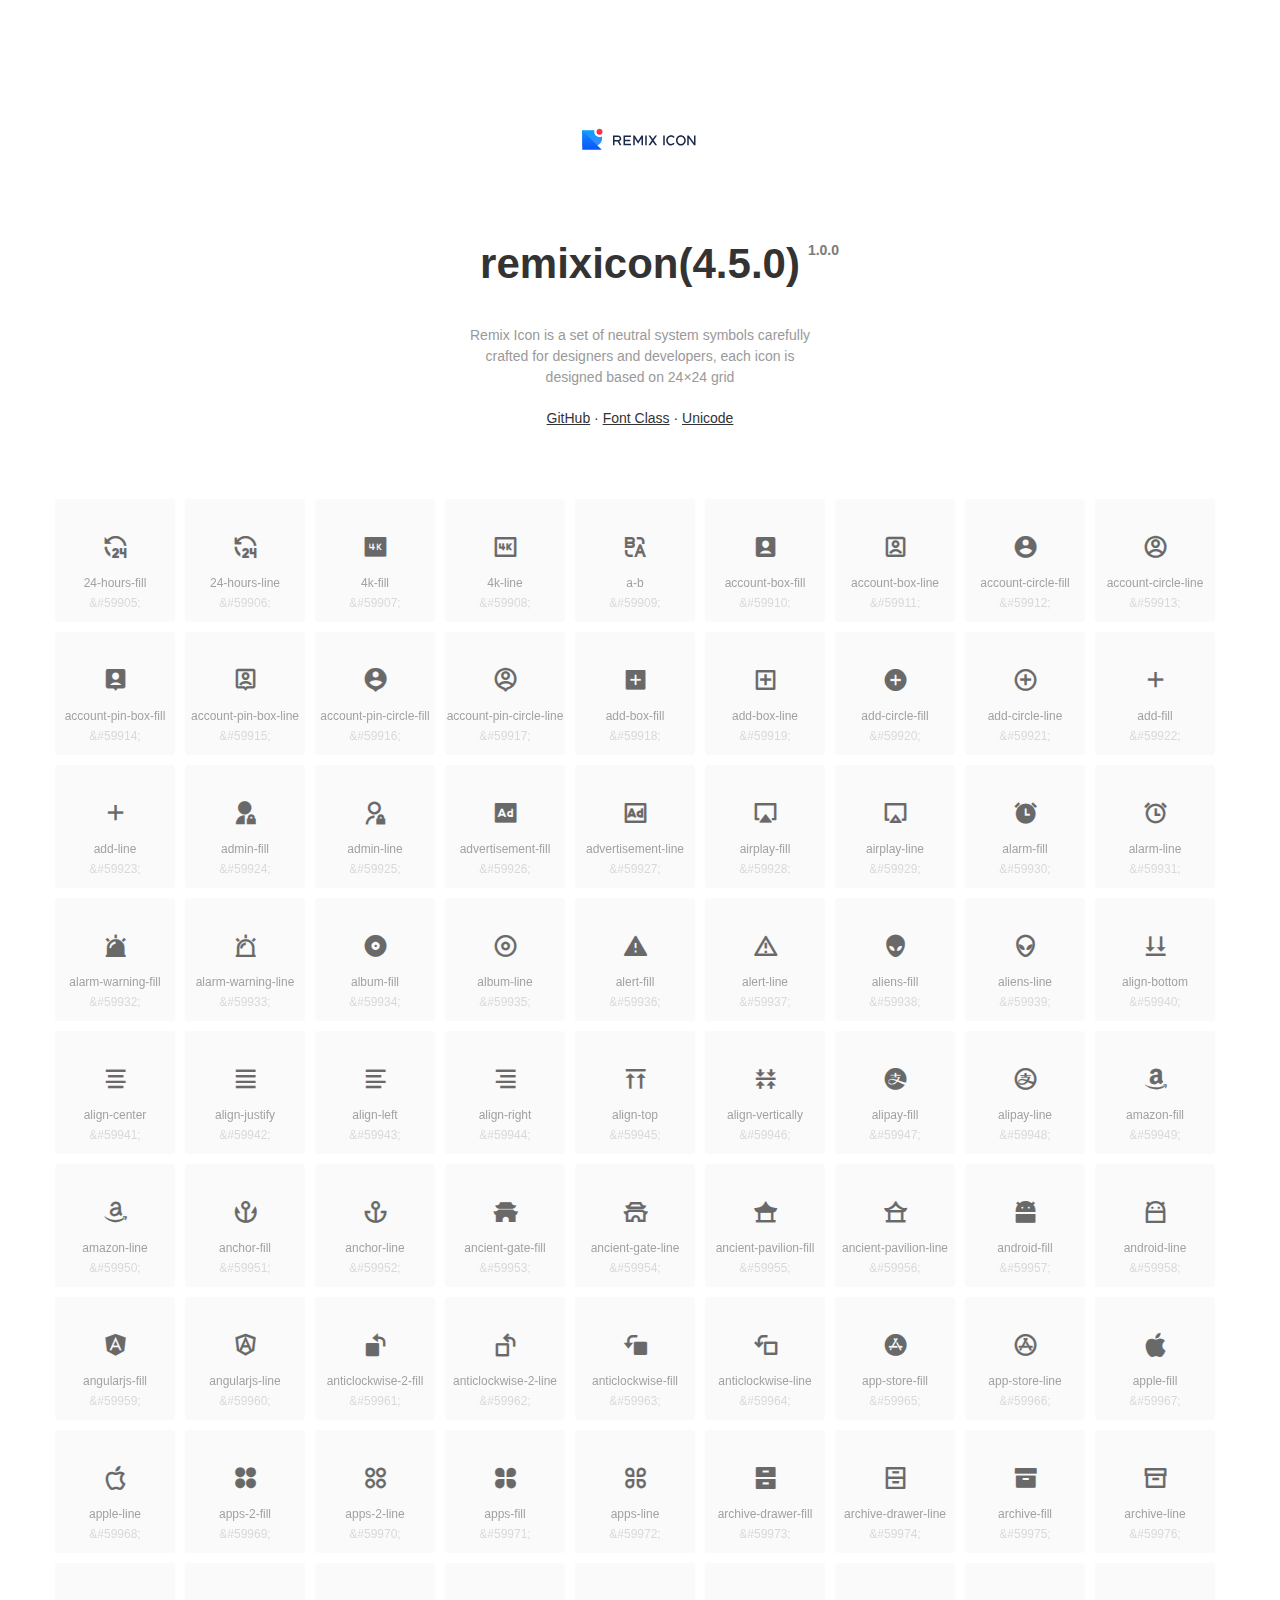
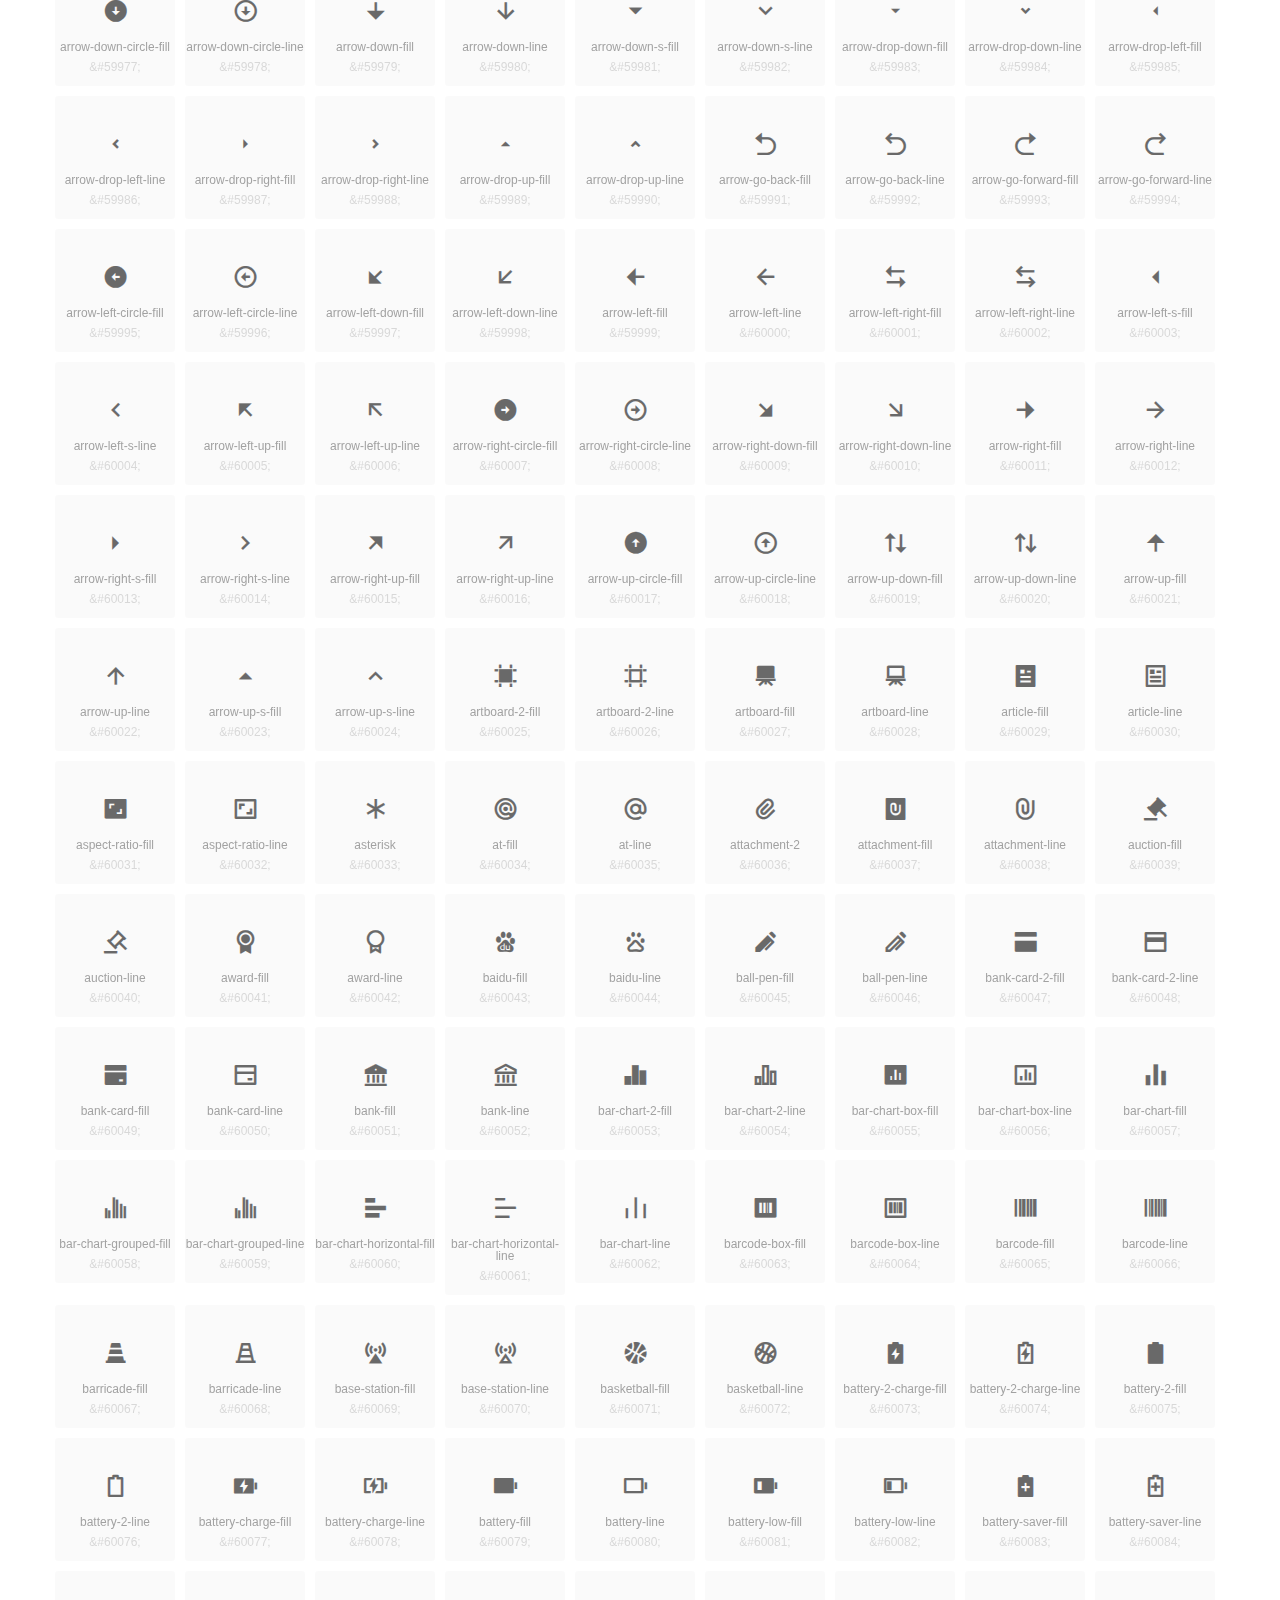
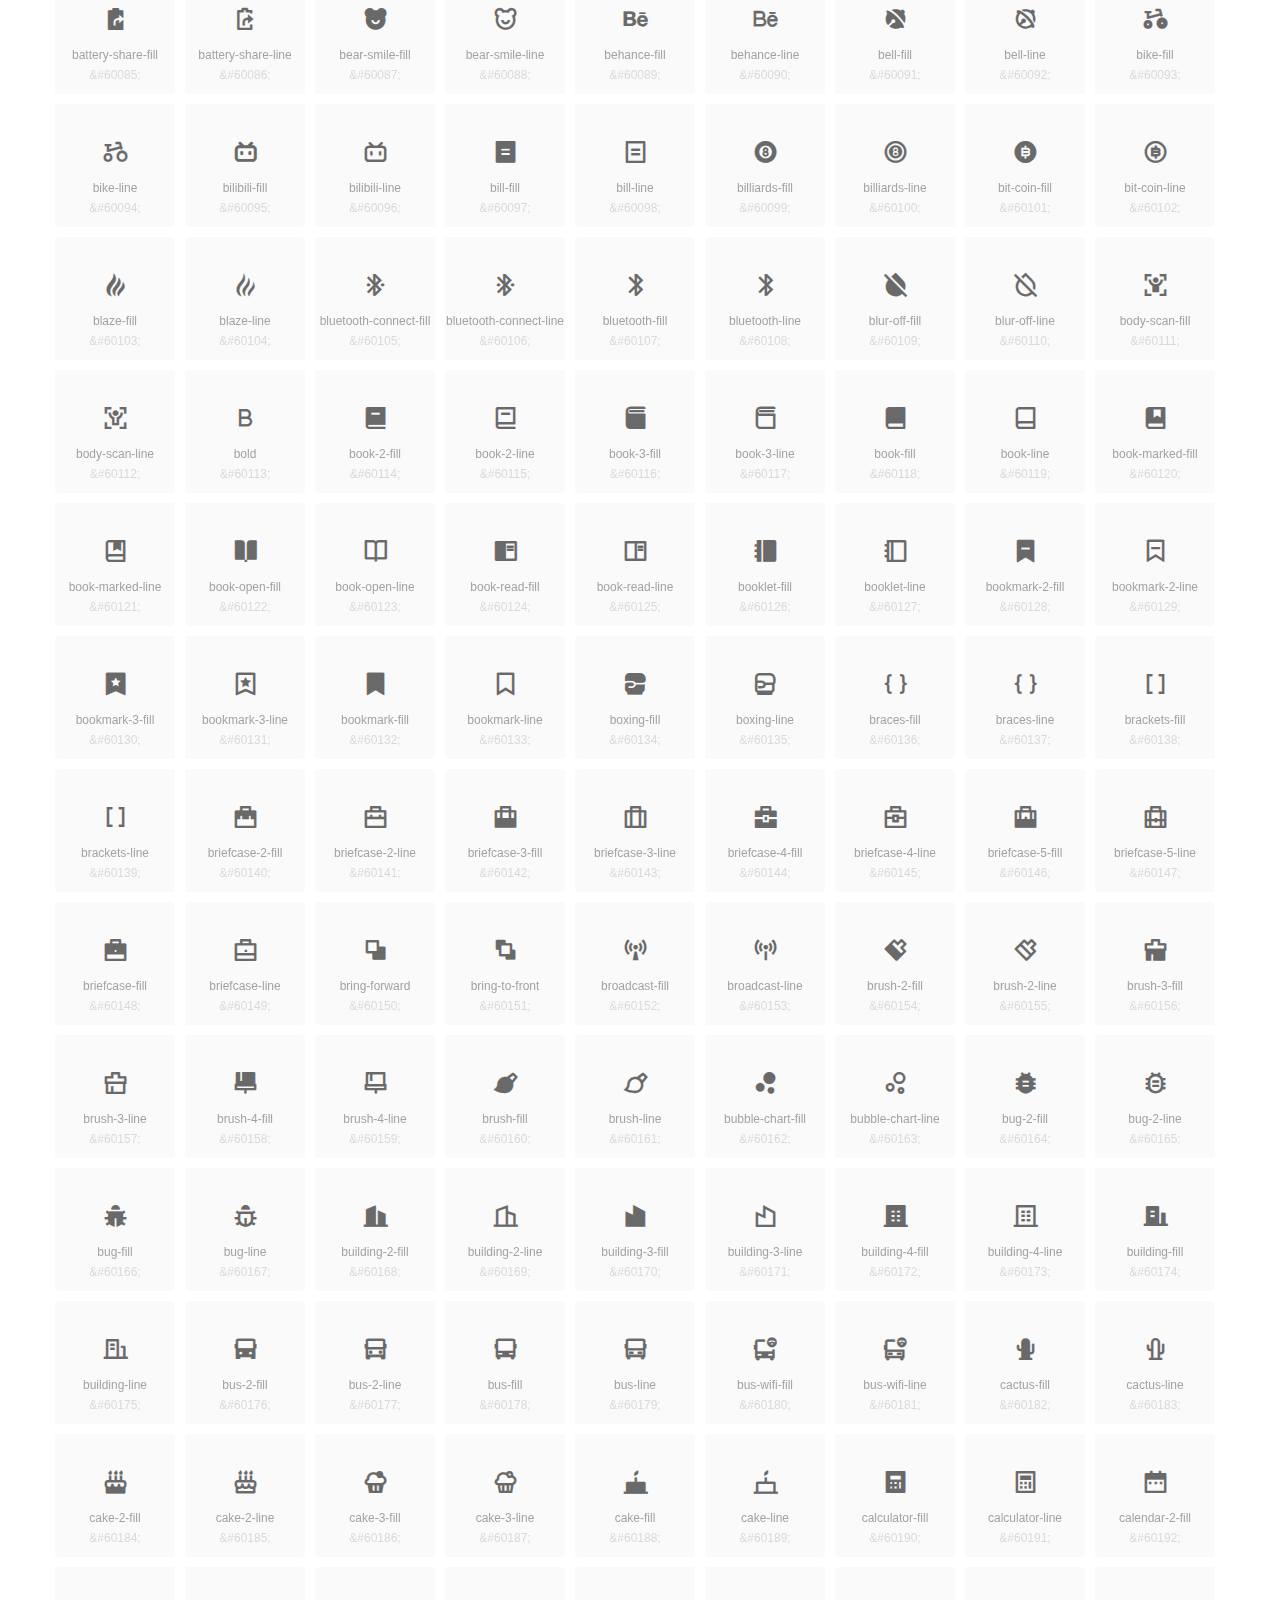
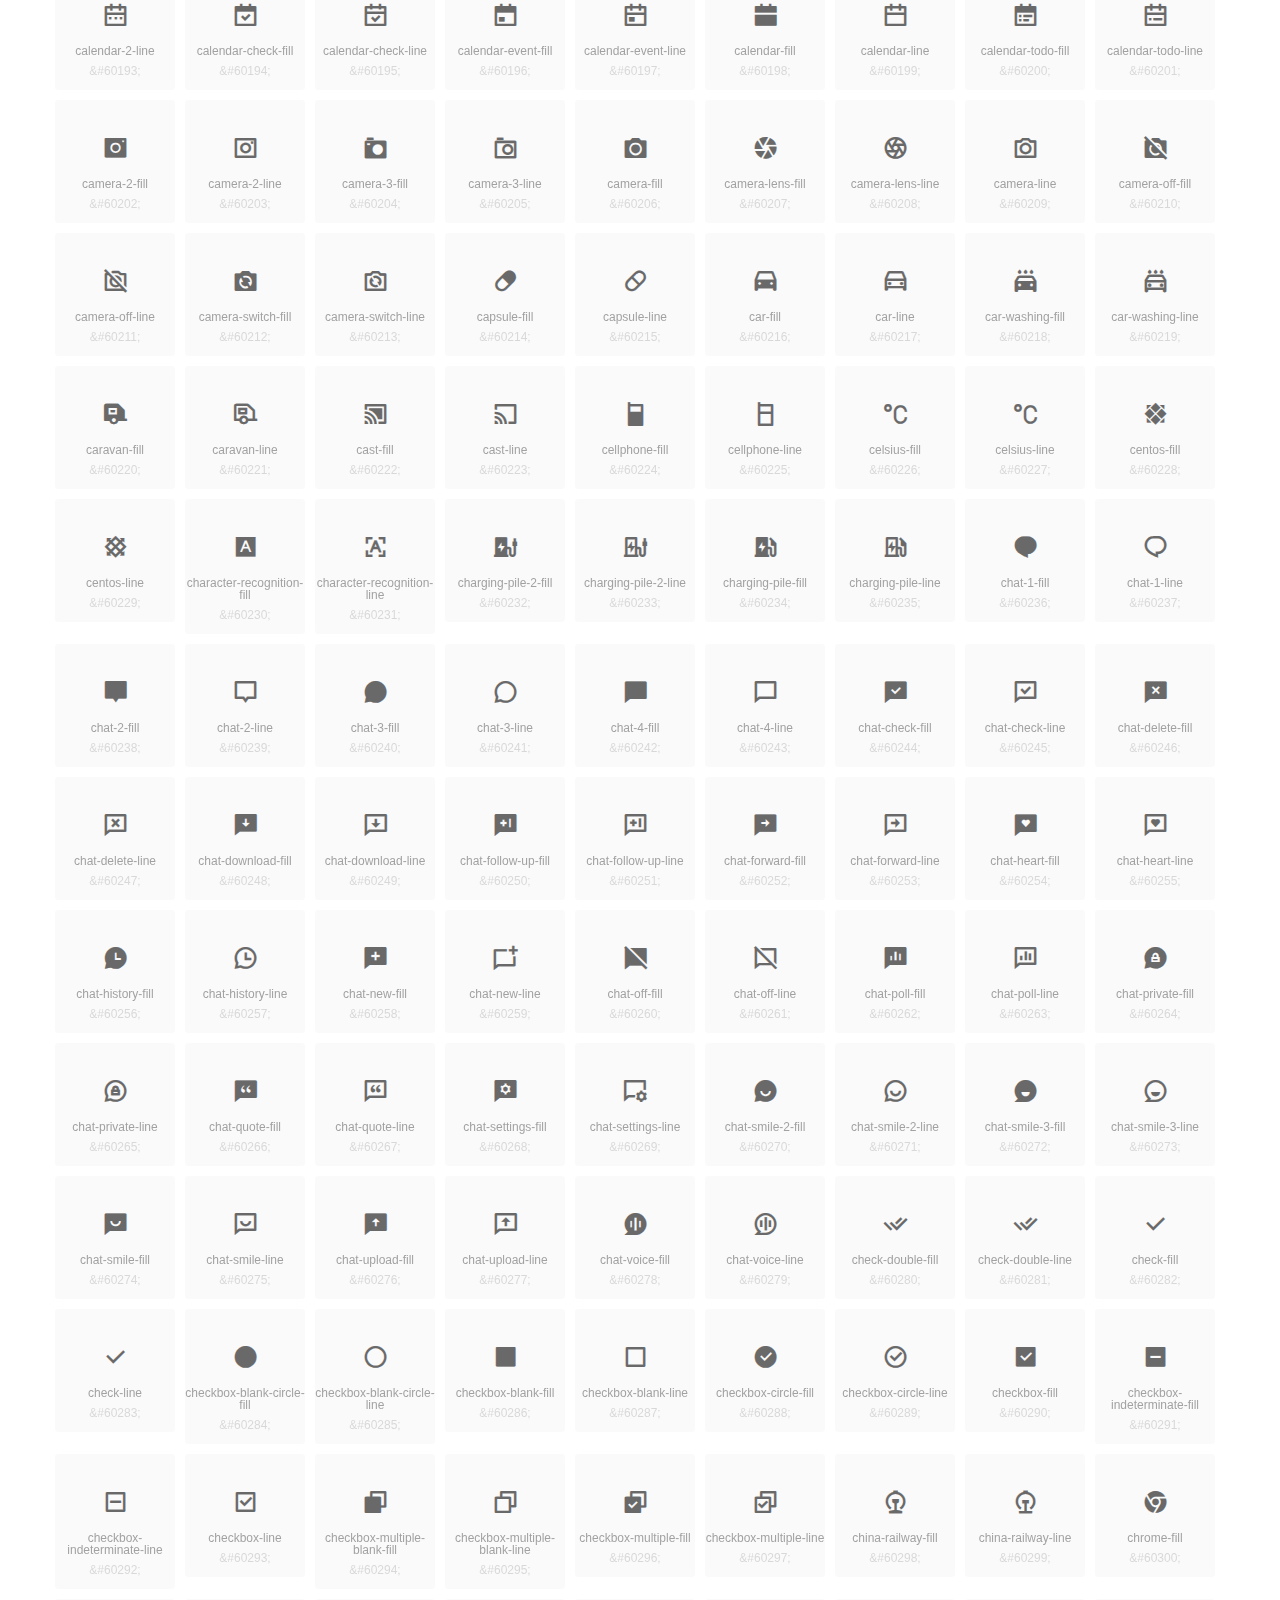
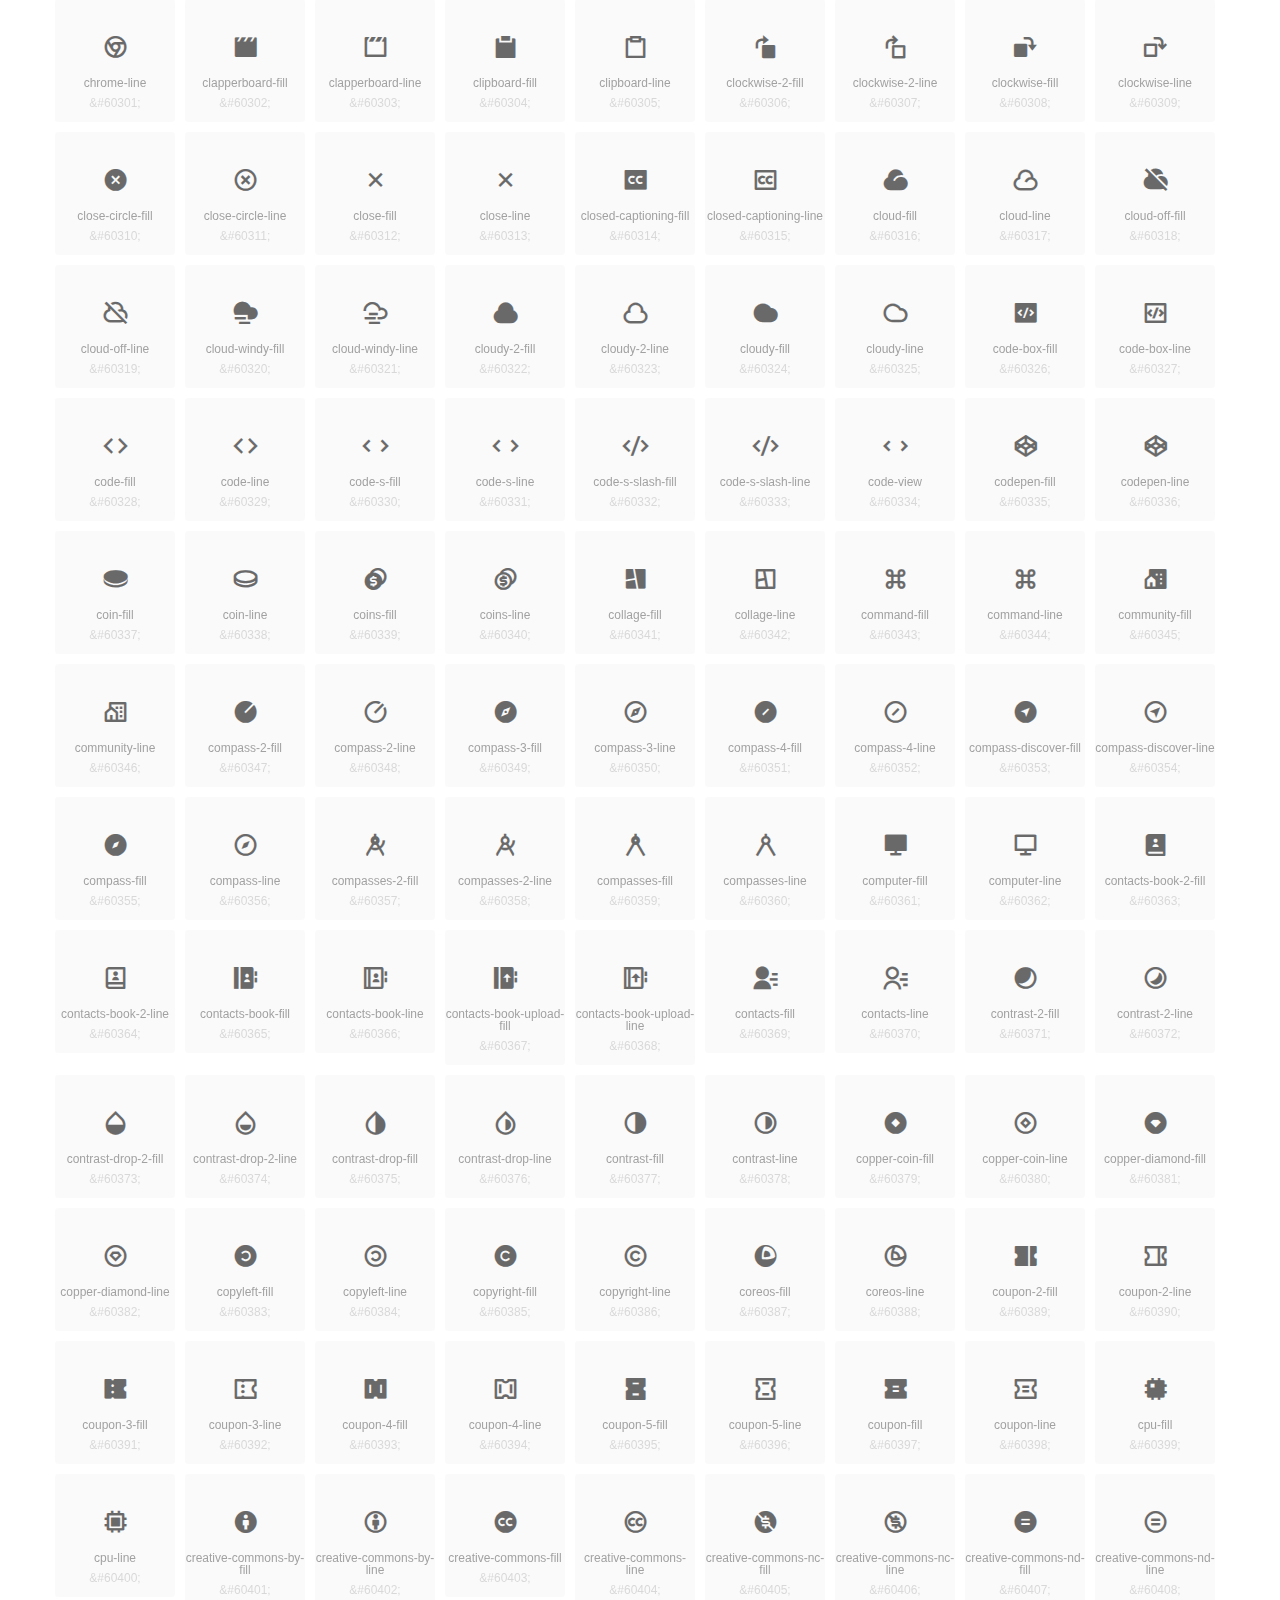
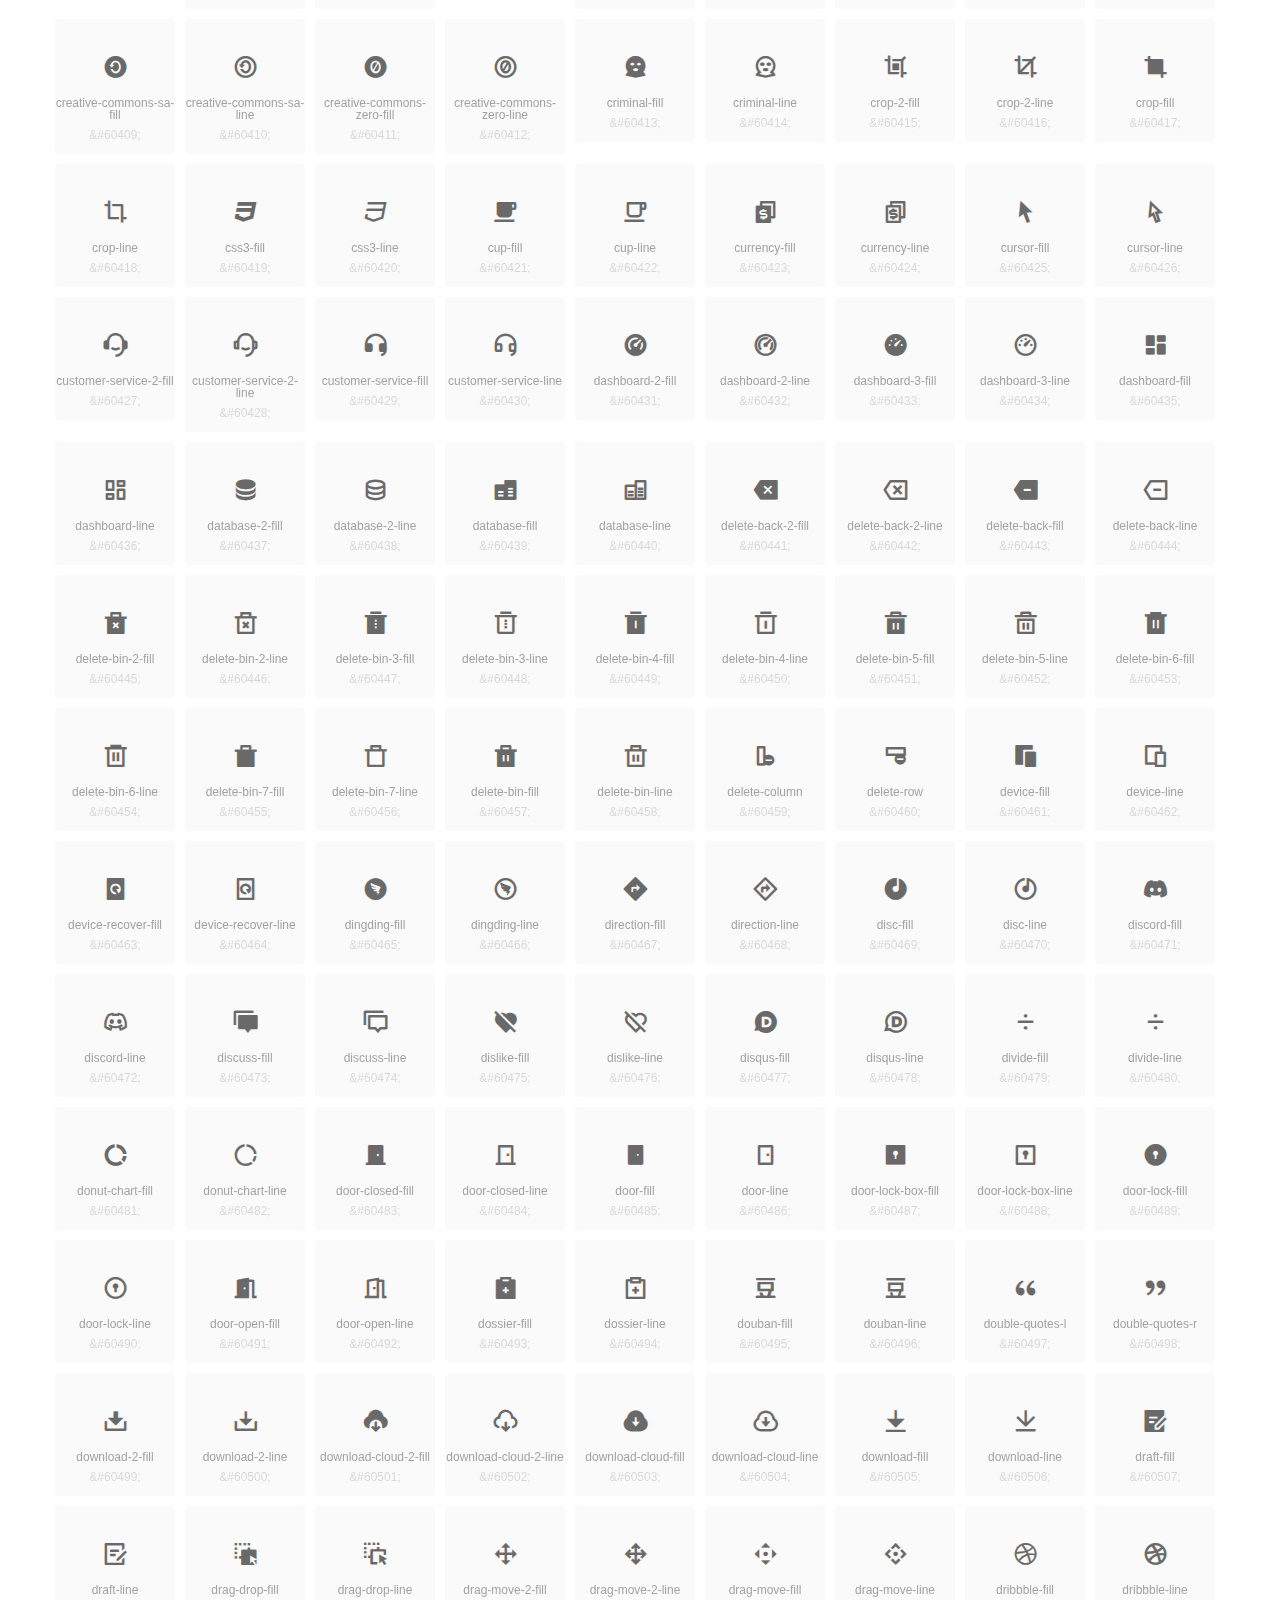
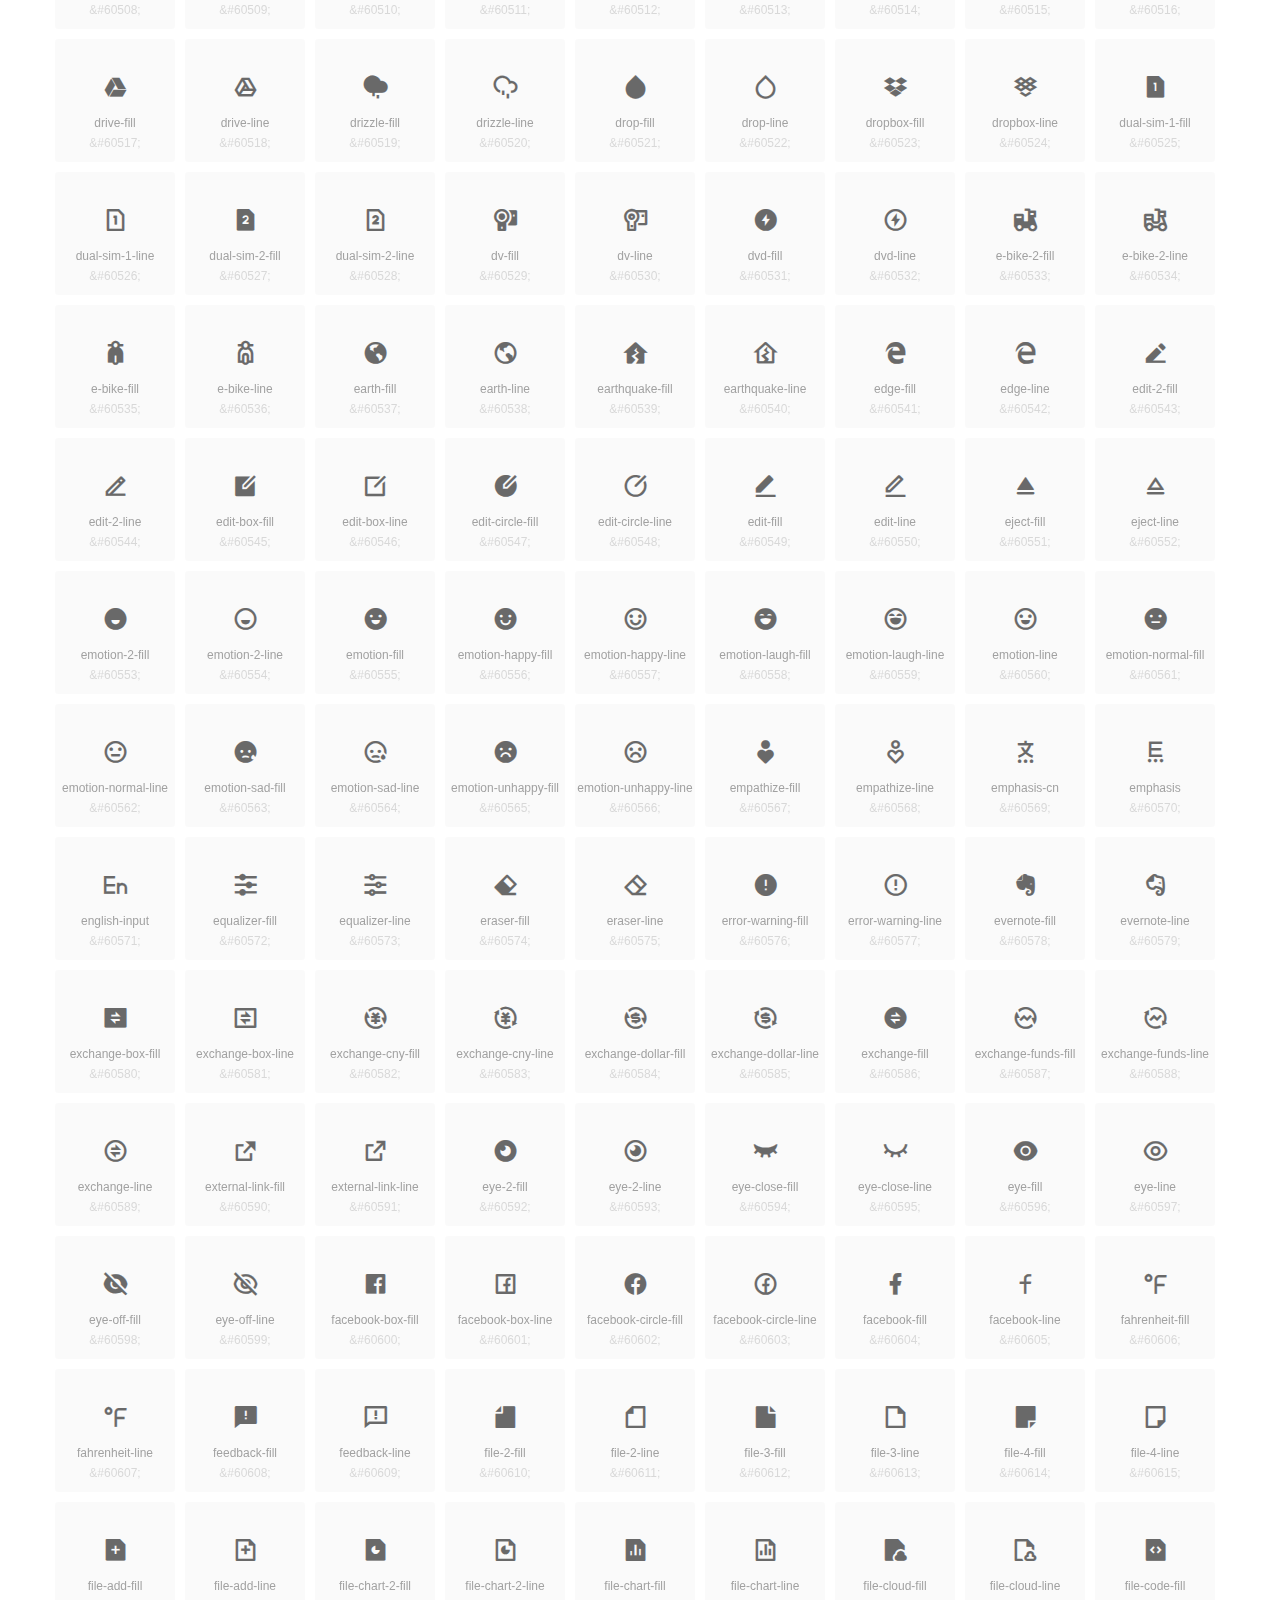
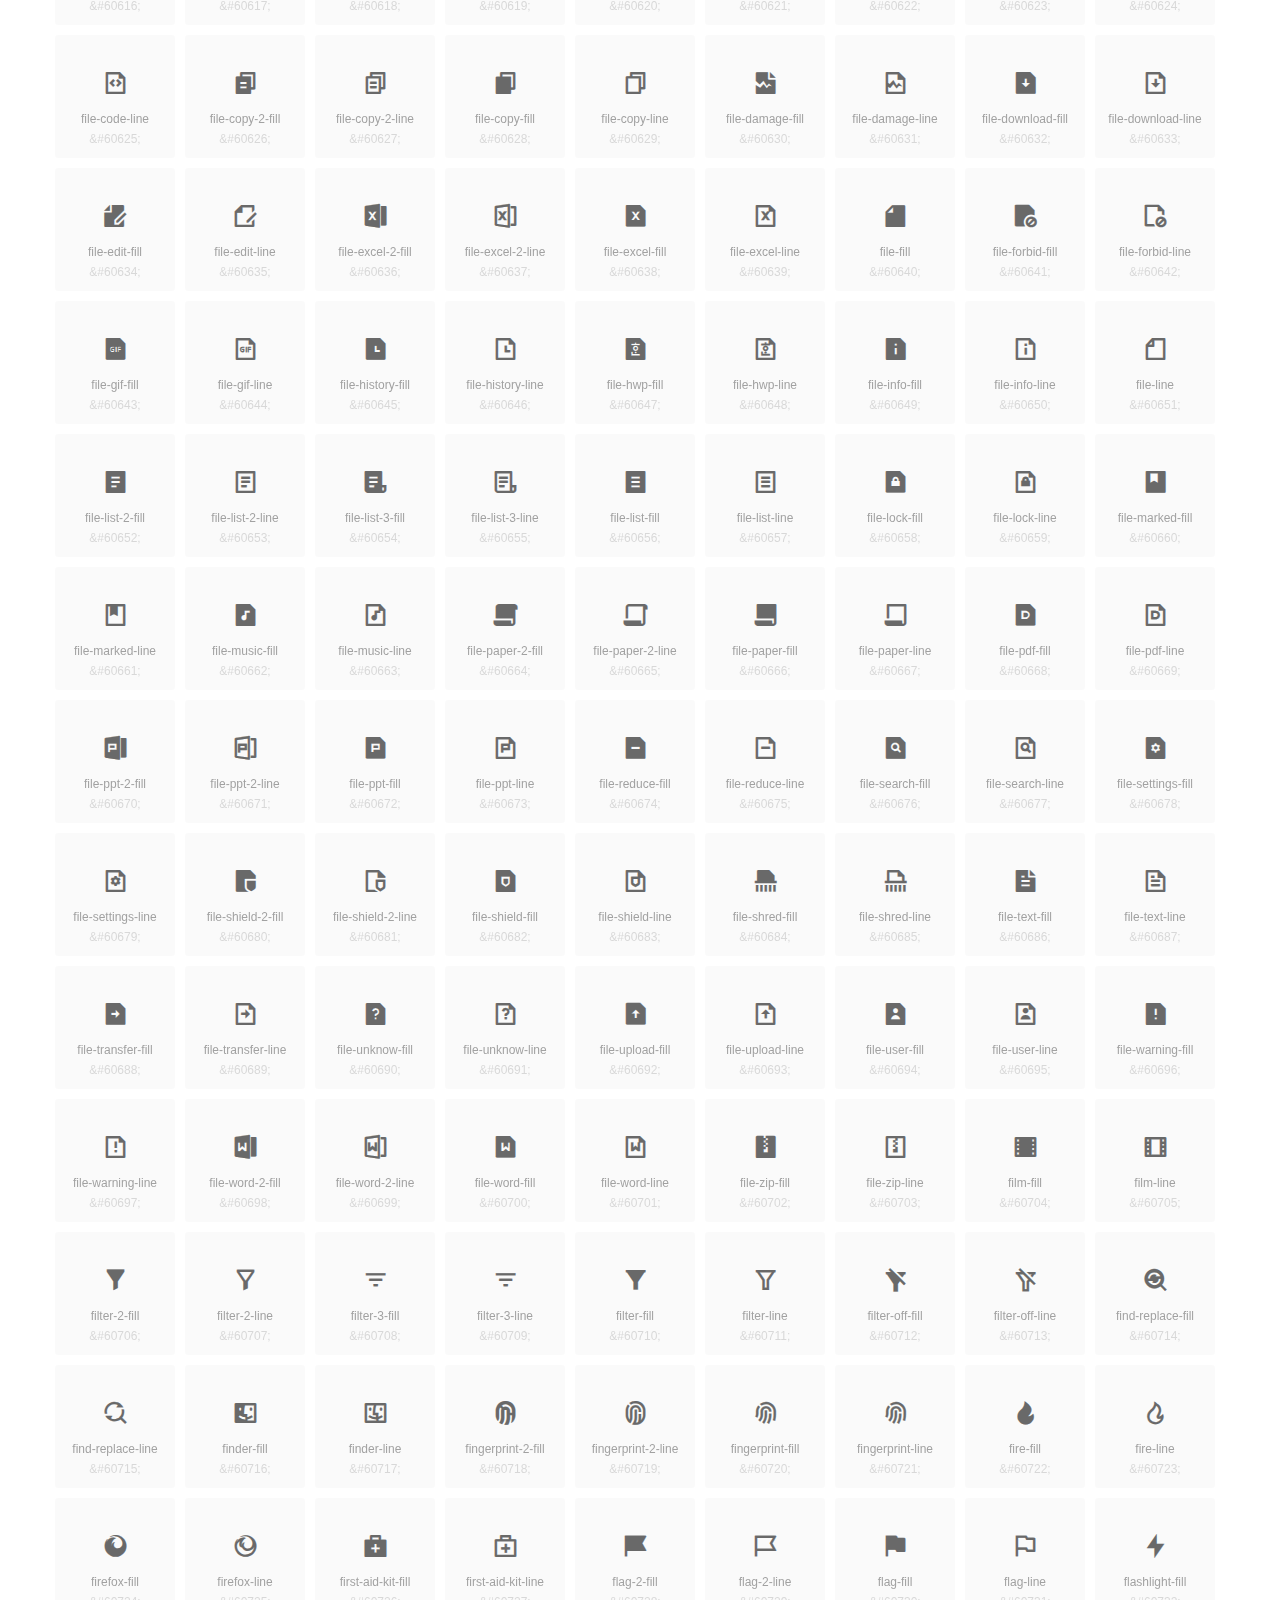
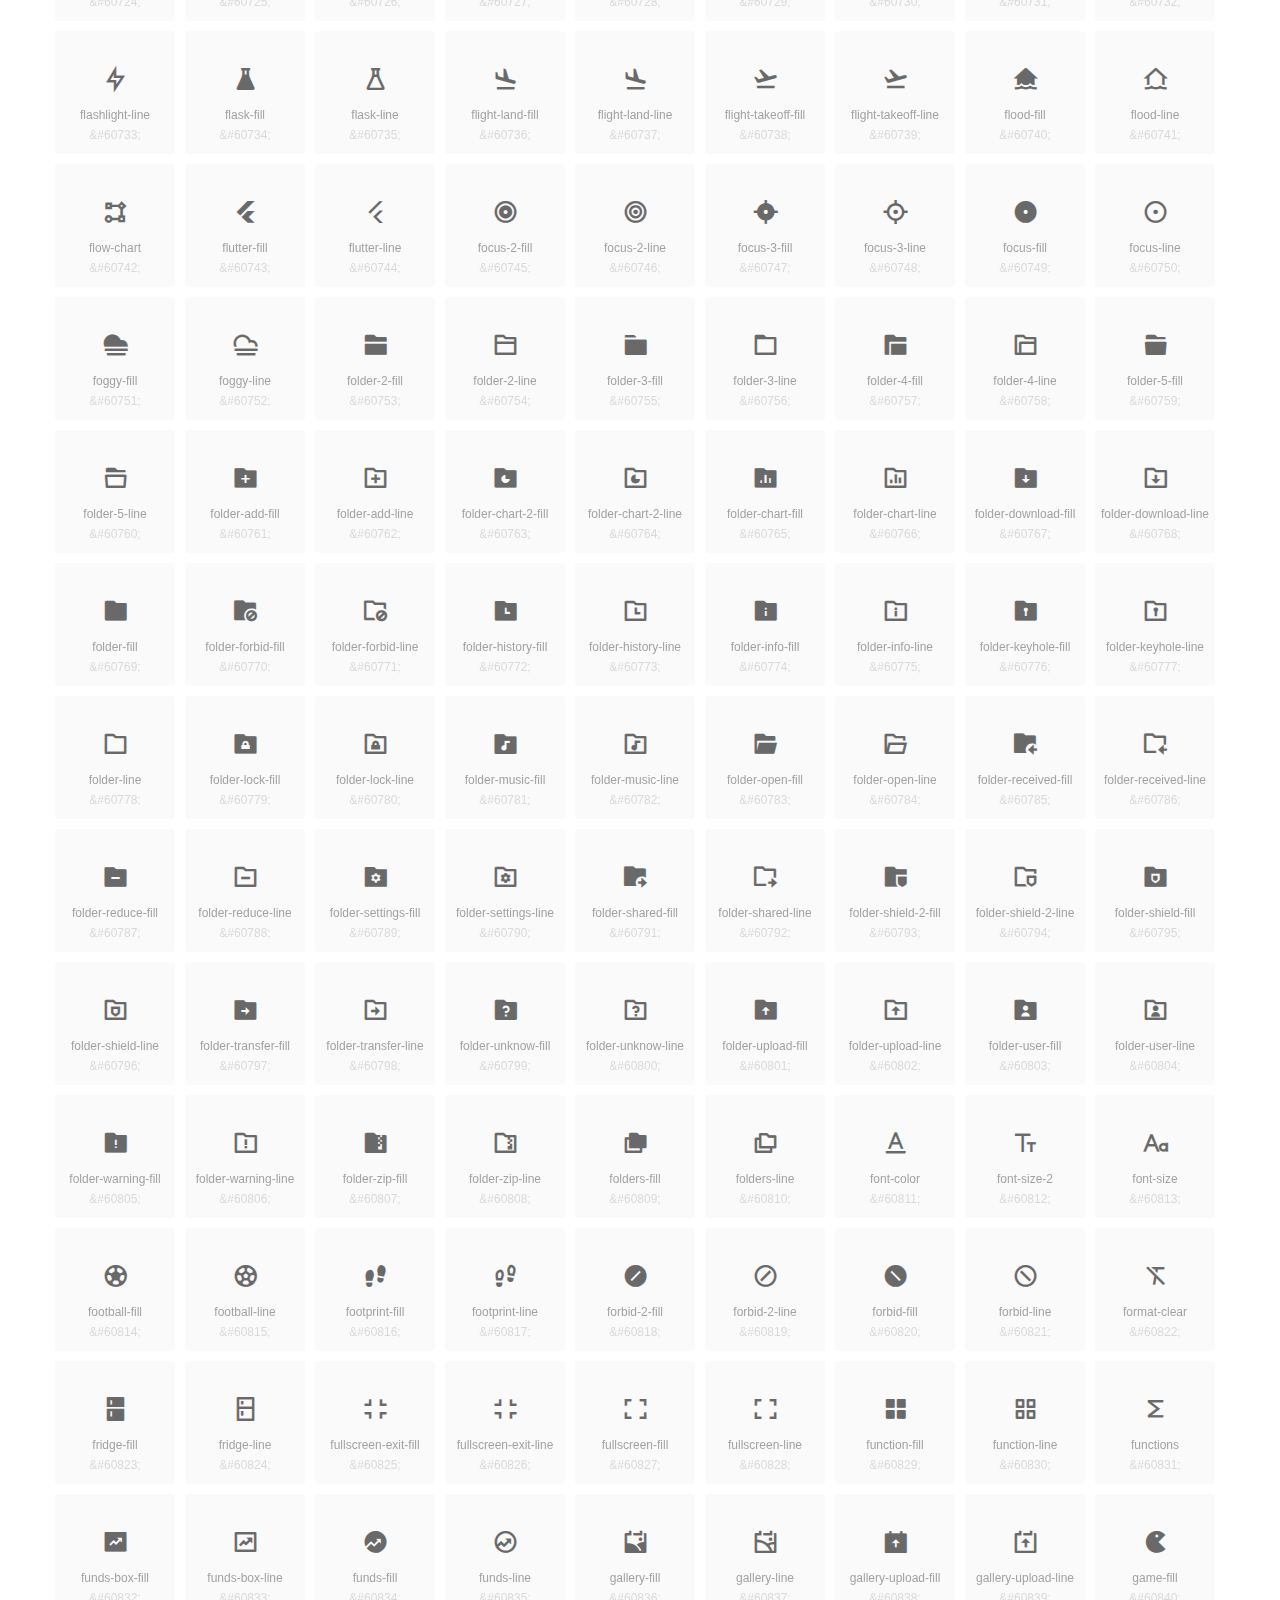
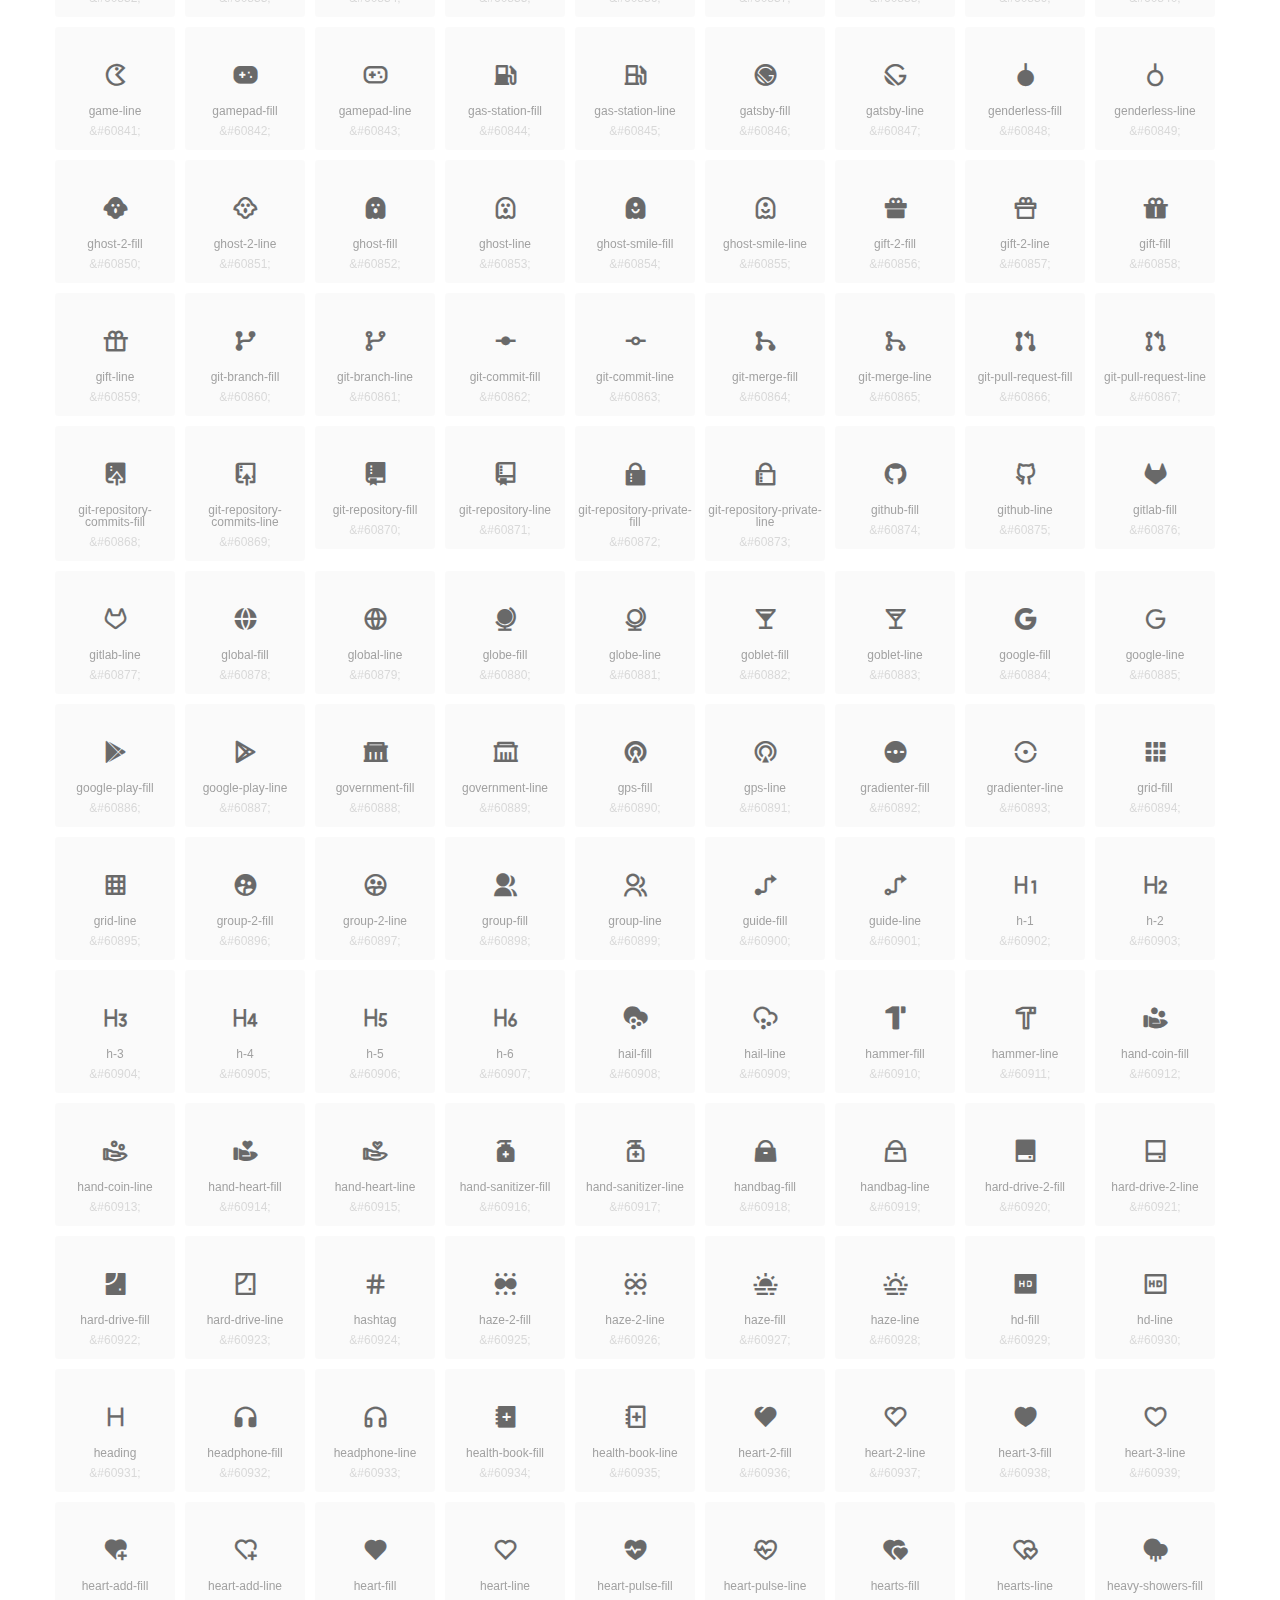
<file: RemixIcon_Fonts_v4.5.0/fonts/unicode.html>
<!DOCTYPE html>
<html lang="en">
<head>
  <meta charset="UTF-8">
  <title>remixicon(4.5.0)</title>
  <meta name="viewport" content="width=device-width,minimum-scale=1.0,maximum-scale=1.0,user-scalable=no">
   
  <meta name="description" content="Remix Icon is a set of neutral system symbols carefully crafted for designers and developers, each icon is designed based on 24×24 grid">
   
  <meta name="keywords" content="remixicon,TTF,EOT,WOFF,WOFF2,SVG">
  
  
  
  <style>
    *{margin: 0;padding: 0;list-style: none;}
    body { color: #696969; font: 12px/1.5 tahoma, arial, \5b8b\4f53, sans-serif; }
    a { color: #333; text-decoration: underline; }
    a:hover { color: rgb(9, 73, 209); }
    .header { color: #333; text-align: center; padding: 80px 0 60px 0; min-height: 153px; font-size: 14px; }
    .header .logo svg { height: 120px; width: 120px; }
    .header h1 { font-size: 42px; padding: 26px 0 10px 0; }
    .header sup {font-size: 14px; margin: 8px 0 0 8px; position: absolute; color: #7b7b7b; }
    .info {
      color: #999;
      font-weight: normal;
      max-width: 346px;
      margin: 0 auto;
      padding: 20px 0;
      font-size: 14px;
    }

    .icons { max-width: 1190px; margin: 0 auto; }
    .icons ul { text-align: center; }
    .icons ul li {
      vertical-align: top;
      width: 120px;
      display: inline-block;
      text-align: center;
      background-color: rgba(0,0,0,.02);
      border-radius: 3px;
      padding: 29px 0 10px 0;
      margin-right: 10px;
      margin-top: 10px;
      transition: all 0.6s ease;
    }
    .icons ul li:hover { background-color: rgba(0,0,0,.06); }
    .icons ul li:hover span { color: #3c75e4; opacity: 1; }
    .icons ul li .unicode { color: #8c8c8c; opacity: 0.3; }
    .icons ul li h4 {
      font-weight: normal;
      padding: 10px 0 5px 0;
      display: block;
      color: #8c8c8c;
      font-size: 14px;
      line-height: 12px;
      opacity: 0.8;
    }
    .icons ul li:hover h4 { opacity: 1; }
    .icons ul li svg { width: 24px; height: 24px; }
    .icons ul li:hover { color: #3c75e4; }
    .footer { text-align: center; padding: 10px 0 90px 0; }
    .footer a { text-align: center; padding: 10px 0 90px 0; color: #696969;}
    .footer a:hover { color: #0949d1; }
    .links { text-align: center; padding: 50px 0 0 0; font-size: 14px; }
    
    
    .icons ul .unicode-icon span { display: block; }
    .icons ul .unicode-icon h4 { font-size: 12px; }
    @font-face {
      font-family: "remixicon";
      src: url("remixicon.eot");
      /* IE9*/
      src: url("remixicon.eot#iefix") format("embedded-opentype"),
      /* IE6-IE8 */
      url("remixicon.woff2?1730118419938") format("woff2"),
      url("remixicon.woff?1730118419938") format("woff"),
      /* chrome, firefox */
      url("remixicon.ttf?1730118419938") format("truetype"),
      /* chrome, firefox, opera, Safari, Android, iOS 4.2+*/
      url("remixicon.svg#remixicon?1730118419938") format("svg");
      /* iOS 4.1- */
    }
    .iconfont {
      font-family: "remixicon" !important;
      font-size: 26px;
      font-style: normal;
      -webkit-font-smoothing: antialiased;
      -webkit-text-stroke-width: 0.2px;
      -moz-osx-font-smoothing: grayscale;
    }
    
    
  </style>
  
</head>

<body>
  
  <div class="header">
    
    <div class="logo">
      <a href="./"><svg width="160" height="32" viewBox="0 0 160 32" fill="none" xmlns="http://www.w3.org/2000/svg">
<path d="M121.5 9.80005C123.33 9.80005 124.984 10.5797 126.165 11.8344L124.75 13.2496C123.929 12.3549 122.773 11.8 121.5 11.8C119.029 11.8 117 13.891 117 16.5C117 19.1091 119.029 21.2 121.5 21.2C122.773 21.2 123.929 20.6452 124.75 19.7505L126.165 21.1657C124.984 22.4204 123.33 23.2 121.5 23.2C117.91 23.2 115 20.2004 115 16.5C115 12.7997 117.91 9.80005 121.5 9.80005Z" fill="#1A2947"/>
<path d="M113 10V23H111V10H113Z" fill="#1A2947"/>
<path d="M154 23V9.99988H152L152 19.6019L144.997 9.99988L143 10.0039V23H145L145 13.3969L152 23H154Z" fill="#1A2947"/>
<path d="M68 10V12H60V15.5H67V17.5H60V21H68V23H58V10H68Z" fill="#1A2947"/>
<path d="M82 10L77.4999 17.201L73 10H71V23H73V13.775L77.4999 20.975L82 13.773V23H84V10H82Z" fill="#1A2947"/>
<path d="M89 10V23H87V10H89Z" fill="#1A2947"/>
<path d="M96.9999 14.7565L93.6689 9.99951H91.2279L95.7789 16.4995L91.2289 22.9995H93.6689L96.9999 18.2435L100.33 22.9995H102.772L98.2209 16.4995L102.773 9.99951H100.33L96.9999 14.7565Z" fill="#1A2947"/>
<path fill-rule="evenodd" clip-rule="evenodd" d="M141 16.5C141 12.7997 138.09 9.80005 134.5 9.80005C130.91 9.80005 128 12.7997 128 16.5C128 20.2004 130.91 23.2 134.5 23.2C138.09 23.2 141 20.2004 141 16.5ZM130 16.5C130 13.891 132.029 11.8 134.5 11.8C136.971 11.8 139 13.891 139 16.5C139 19.1091 136.971 21.2 134.5 21.2C132.029 21.2 130 19.1091 130 16.5Z" fill="#1A2947"/>
<path fill-rule="evenodd" clip-rule="evenodd" d="M51 10C53.2091 10 55 11.7909 55 14C55 15.7175 53.9176 17.1821 52.3977 17.749L55.1901 22.999H52.9251L50.267 18H46V23H44V10H51ZM46 11.999V15.999L51 16C52.1046 16 53 15.1046 53 14C53 12.8955 52.1 12 51 12L46 11.999Z" fill="#1A2947"/>
<path fill-rule="evenodd" clip-rule="evenodd" d="M19.2887 3.00389C19.1928 3.0013 19.0965 3 19 3H3V24H19C24.799 24 29.5 19.299 29.5 13.5C29.5 12.7108 29.4129 11.942 29.2479 11.2025C28.2772 11.7119 27.1722 12 26 12C22.134 12 19 8.86599 19 5C19 4.30645 19.1009 3.63646 19.2887 3.00389Z" fill="url(#paint0_linear_960_1054)"/>
<g filter="url(#filter0_b_960_1054)">
<path fill-rule="evenodd" clip-rule="evenodd" d="M3 3L29 29H3V3Z" fill="url(#paint1_linear_960_1054)"/>
</g>
<circle cx="26" cy="5" r="4" fill="url(#paint2_linear_960_1054)"/>
<defs>
<filter id="filter0_b_960_1054" x="-2.43656" y="-2.43656" width="36.8731" height="36.8731" filterUnits="userSpaceOnUse" color-interpolation-filters="sRGB">
<feFlood flood-opacity="0" result="BackgroundImageFix"/>
<feGaussianBlur in="BackgroundImage" stdDeviation="2.71828"/>
<feComposite in2="SourceAlpha" operator="in" result="effect1_backgroundBlur_960_1054"/>
<feBlend mode="normal" in="SourceGraphic" in2="effect1_backgroundBlur_960_1054" result="shape"/>
</filter>
<linearGradient id="paint0_linear_960_1054" x1="3" y1="3" x2="3" y2="24" gradientUnits="userSpaceOnUse">
<stop stop-color="#05A0FA"/>
<stop offset="1" stop-color="#4785FF"/>
</linearGradient>
<linearGradient id="paint1_linear_960_1054" x1="3" y1="3" x2="3" y2="29" gradientUnits="userSpaceOnUse">
<stop stop-color="#1A8CFF"/>
<stop offset="1" stop-color="#0557FA"/>
</linearGradient>
<linearGradient id="paint2_linear_960_1054" x1="22" y1="1" x2="22" y2="9" gradientUnits="userSpaceOnUse">
<stop stop-color="#FF463A"/>
<stop offset="1" stop-color="#FF1F5A"/>
</linearGradient>
</defs>
</svg>
</a>
    </div>
    
    <h1>remixicon(4.5.0)<sup>1.0.0</sup></h1>
    <div class="info">
      Remix Icon is a set of neutral system symbols carefully crafted for designers and developers, each icon is designed based on 24×24 grid
    </div>
    <p>
      
      <a href="https://github.com/Remix-Design/remixicon.git">GitHub</a> · 
      
      <a href="index.html">Font Class</a> · 
      
      <a href="unicode.html">Unicode</a>
      
    </p>
  </div>
  <div class="icons">
    <ul>
      <li class="unicode-icon"><span class="iconfont"></span><h4>24-hours-fill</h4><span class="unicode">&amp;#59905;</span></li><li class="unicode-icon"><span class="iconfont"></span><h4>24-hours-line</h4><span class="unicode">&amp;#59906;</span></li><li class="unicode-icon"><span class="iconfont"></span><h4>4k-fill</h4><span class="unicode">&amp;#59907;</span></li><li class="unicode-icon"><span class="iconfont"></span><h4>4k-line</h4><span class="unicode">&amp;#59908;</span></li><li class="unicode-icon"><span class="iconfont"></span><h4>a-b</h4><span class="unicode">&amp;#59909;</span></li><li class="unicode-icon"><span class="iconfont"></span><h4>account-box-fill</h4><span class="unicode">&amp;#59910;</span></li><li class="unicode-icon"><span class="iconfont"></span><h4>account-box-line</h4><span class="unicode">&amp;#59911;</span></li><li class="unicode-icon"><span class="iconfont"></span><h4>account-circle-fill</h4><span class="unicode">&amp;#59912;</span></li><li class="unicode-icon"><span class="iconfont"></span><h4>account-circle-line</h4><span class="unicode">&amp;#59913;</span></li><li class="unicode-icon"><span class="iconfont"></span><h4>account-pin-box-fill</h4><span class="unicode">&amp;#59914;</span></li><li class="unicode-icon"><span class="iconfont"></span><h4>account-pin-box-line</h4><span class="unicode">&amp;#59915;</span></li><li class="unicode-icon"><span class="iconfont"></span><h4>account-pin-circle-fill</h4><span class="unicode">&amp;#59916;</span></li><li class="unicode-icon"><span class="iconfont"></span><h4>account-pin-circle-line</h4><span class="unicode">&amp;#59917;</span></li><li class="unicode-icon"><span class="iconfont"></span><h4>add-box-fill</h4><span class="unicode">&amp;#59918;</span></li><li class="unicode-icon"><span class="iconfont"></span><h4>add-box-line</h4><span class="unicode">&amp;#59919;</span></li><li class="unicode-icon"><span class="iconfont"></span><h4>add-circle-fill</h4><span class="unicode">&amp;#59920;</span></li><li class="unicode-icon"><span class="iconfont"></span><h4>add-circle-line</h4><span class="unicode">&amp;#59921;</span></li><li class="unicode-icon"><span class="iconfont"></span><h4>add-fill</h4><span class="unicode">&amp;#59922;</span></li><li class="unicode-icon"><span class="iconfont"></span><h4>add-line</h4><span class="unicode">&amp;#59923;</span></li><li class="unicode-icon"><span class="iconfont"></span><h4>admin-fill</h4><span class="unicode">&amp;#59924;</span></li><li class="unicode-icon"><span class="iconfont"></span><h4>admin-line</h4><span class="unicode">&amp;#59925;</span></li><li class="unicode-icon"><span class="iconfont"></span><h4>advertisement-fill</h4><span class="unicode">&amp;#59926;</span></li><li class="unicode-icon"><span class="iconfont"></span><h4>advertisement-line</h4><span class="unicode">&amp;#59927;</span></li><li class="unicode-icon"><span class="iconfont"></span><h4>airplay-fill</h4><span class="unicode">&amp;#59928;</span></li><li class="unicode-icon"><span class="iconfont"></span><h4>airplay-line</h4><span class="unicode">&amp;#59929;</span></li><li class="unicode-icon"><span class="iconfont"></span><h4>alarm-fill</h4><span class="unicode">&amp;#59930;</span></li><li class="unicode-icon"><span class="iconfont"></span><h4>alarm-line</h4><span class="unicode">&amp;#59931;</span></li><li class="unicode-icon"><span class="iconfont"></span><h4>alarm-warning-fill</h4><span class="unicode">&amp;#59932;</span></li><li class="unicode-icon"><span class="iconfont"></span><h4>alarm-warning-line</h4><span class="unicode">&amp;#59933;</span></li><li class="unicode-icon"><span class="iconfont"></span><h4>album-fill</h4><span class="unicode">&amp;#59934;</span></li><li class="unicode-icon"><span class="iconfont"></span><h4>album-line</h4><span class="unicode">&amp;#59935;</span></li><li class="unicode-icon"><span class="iconfont"></span><h4>alert-fill</h4><span class="unicode">&amp;#59936;</span></li><li class="unicode-icon"><span class="iconfont"></span><h4>alert-line</h4><span class="unicode">&amp;#59937;</span></li><li class="unicode-icon"><span class="iconfont"></span><h4>aliens-fill</h4><span class="unicode">&amp;#59938;</span></li><li class="unicode-icon"><span class="iconfont"></span><h4>aliens-line</h4><span class="unicode">&amp;#59939;</span></li><li class="unicode-icon"><span class="iconfont"></span><h4>align-bottom</h4><span class="unicode">&amp;#59940;</span></li><li class="unicode-icon"><span class="iconfont"></span><h4>align-center</h4><span class="unicode">&amp;#59941;</span></li><li class="unicode-icon"><span class="iconfont"></span><h4>align-justify</h4><span class="unicode">&amp;#59942;</span></li><li class="unicode-icon"><span class="iconfont"></span><h4>align-left</h4><span class="unicode">&amp;#59943;</span></li><li class="unicode-icon"><span class="iconfont"></span><h4>align-right</h4><span class="unicode">&amp;#59944;</span></li><li class="unicode-icon"><span class="iconfont"></span><h4>align-top</h4><span class="unicode">&amp;#59945;</span></li><li class="unicode-icon"><span class="iconfont"></span><h4>align-vertically</h4><span class="unicode">&amp;#59946;</span></li><li class="unicode-icon"><span class="iconfont"></span><h4>alipay-fill</h4><span class="unicode">&amp;#59947;</span></li><li class="unicode-icon"><span class="iconfont"></span><h4>alipay-line</h4><span class="unicode">&amp;#59948;</span></li><li class="unicode-icon"><span class="iconfont"></span><h4>amazon-fill</h4><span class="unicode">&amp;#59949;</span></li><li class="unicode-icon"><span class="iconfont"></span><h4>amazon-line</h4><span class="unicode">&amp;#59950;</span></li><li class="unicode-icon"><span class="iconfont"></span><h4>anchor-fill</h4><span class="unicode">&amp;#59951;</span></li><li class="unicode-icon"><span class="iconfont"></span><h4>anchor-line</h4><span class="unicode">&amp;#59952;</span></li><li class="unicode-icon"><span class="iconfont"></span><h4>ancient-gate-fill</h4><span class="unicode">&amp;#59953;</span></li><li class="unicode-icon"><span class="iconfont"></span><h4>ancient-gate-line</h4><span class="unicode">&amp;#59954;</span></li><li class="unicode-icon"><span class="iconfont"></span><h4>ancient-pavilion-fill</h4><span class="unicode">&amp;#59955;</span></li><li class="unicode-icon"><span class="iconfont"></span><h4>ancient-pavilion-line</h4><span class="unicode">&amp;#59956;</span></li><li class="unicode-icon"><span class="iconfont"></span><h4>android-fill</h4><span class="unicode">&amp;#59957;</span></li><li class="unicode-icon"><span class="iconfont"></span><h4>android-line</h4><span class="unicode">&amp;#59958;</span></li><li class="unicode-icon"><span class="iconfont"></span><h4>angularjs-fill</h4><span class="unicode">&amp;#59959;</span></li><li class="unicode-icon"><span class="iconfont"></span><h4>angularjs-line</h4><span class="unicode">&amp;#59960;</span></li><li class="unicode-icon"><span class="iconfont"></span><h4>anticlockwise-2-fill</h4><span class="unicode">&amp;#59961;</span></li><li class="unicode-icon"><span class="iconfont"></span><h4>anticlockwise-2-line</h4><span class="unicode">&amp;#59962;</span></li><li class="unicode-icon"><span class="iconfont"></span><h4>anticlockwise-fill</h4><span class="unicode">&amp;#59963;</span></li><li class="unicode-icon"><span class="iconfont"></span><h4>anticlockwise-line</h4><span class="unicode">&amp;#59964;</span></li><li class="unicode-icon"><span class="iconfont"></span><h4>app-store-fill</h4><span class="unicode">&amp;#59965;</span></li><li class="unicode-icon"><span class="iconfont"></span><h4>app-store-line</h4><span class="unicode">&amp;#59966;</span></li><li class="unicode-icon"><span class="iconfont"></span><h4>apple-fill</h4><span class="unicode">&amp;#59967;</span></li><li class="unicode-icon"><span class="iconfont"></span><h4>apple-line</h4><span class="unicode">&amp;#59968;</span></li><li class="unicode-icon"><span class="iconfont"></span><h4>apps-2-fill</h4><span class="unicode">&amp;#59969;</span></li><li class="unicode-icon"><span class="iconfont"></span><h4>apps-2-line</h4><span class="unicode">&amp;#59970;</span></li><li class="unicode-icon"><span class="iconfont"></span><h4>apps-fill</h4><span class="unicode">&amp;#59971;</span></li><li class="unicode-icon"><span class="iconfont"></span><h4>apps-line</h4><span class="unicode">&amp;#59972;</span></li><li class="unicode-icon"><span class="iconfont"></span><h4>archive-drawer-fill</h4><span class="unicode">&amp;#59973;</span></li><li class="unicode-icon"><span class="iconfont"></span><h4>archive-drawer-line</h4><span class="unicode">&amp;#59974;</span></li><li class="unicode-icon"><span class="iconfont"></span><h4>archive-fill</h4><span class="unicode">&amp;#59975;</span></li><li class="unicode-icon"><span class="iconfont"></span><h4>archive-line</h4><span class="unicode">&amp;#59976;</span></li><li class="unicode-icon"><span class="iconfont"></span><h4>arrow-down-circle-fill</h4><span class="unicode">&amp;#59977;</span></li><li class="unicode-icon"><span class="iconfont"></span><h4>arrow-down-circle-line</h4><span class="unicode">&amp;#59978;</span></li><li class="unicode-icon"><span class="iconfont"></span><h4>arrow-down-fill</h4><span class="unicode">&amp;#59979;</span></li><li class="unicode-icon"><span class="iconfont"></span><h4>arrow-down-line</h4><span class="unicode">&amp;#59980;</span></li><li class="unicode-icon"><span class="iconfont"></span><h4>arrow-down-s-fill</h4><span class="unicode">&amp;#59981;</span></li><li class="unicode-icon"><span class="iconfont"></span><h4>arrow-down-s-line</h4><span class="unicode">&amp;#59982;</span></li><li class="unicode-icon"><span class="iconfont"></span><h4>arrow-drop-down-fill</h4><span class="unicode">&amp;#59983;</span></li><li class="unicode-icon"><span class="iconfont"></span><h4>arrow-drop-down-line</h4><span class="unicode">&amp;#59984;</span></li><li class="unicode-icon"><span class="iconfont"></span><h4>arrow-drop-left-fill</h4><span class="unicode">&amp;#59985;</span></li><li class="unicode-icon"><span class="iconfont"></span><h4>arrow-drop-left-line</h4><span class="unicode">&amp;#59986;</span></li><li class="unicode-icon"><span class="iconfont"></span><h4>arrow-drop-right-fill</h4><span class="unicode">&amp;#59987;</span></li><li class="unicode-icon"><span class="iconfont"></span><h4>arrow-drop-right-line</h4><span class="unicode">&amp;#59988;</span></li><li class="unicode-icon"><span class="iconfont"></span><h4>arrow-drop-up-fill</h4><span class="unicode">&amp;#59989;</span></li><li class="unicode-icon"><span class="iconfont"></span><h4>arrow-drop-up-line</h4><span class="unicode">&amp;#59990;</span></li><li class="unicode-icon"><span class="iconfont"></span><h4>arrow-go-back-fill</h4><span class="unicode">&amp;#59991;</span></li><li class="unicode-icon"><span class="iconfont"></span><h4>arrow-go-back-line</h4><span class="unicode">&amp;#59992;</span></li><li class="unicode-icon"><span class="iconfont"></span><h4>arrow-go-forward-fill</h4><span class="unicode">&amp;#59993;</span></li><li class="unicode-icon"><span class="iconfont"></span><h4>arrow-go-forward-line</h4><span class="unicode">&amp;#59994;</span></li><li class="unicode-icon"><span class="iconfont"></span><h4>arrow-left-circle-fill</h4><span class="unicode">&amp;#59995;</span></li><li class="unicode-icon"><span class="iconfont"></span><h4>arrow-left-circle-line</h4><span class="unicode">&amp;#59996;</span></li><li class="unicode-icon"><span class="iconfont"></span><h4>arrow-left-down-fill</h4><span class="unicode">&amp;#59997;</span></li><li class="unicode-icon"><span class="iconfont"></span><h4>arrow-left-down-line</h4><span class="unicode">&amp;#59998;</span></li><li class="unicode-icon"><span class="iconfont"></span><h4>arrow-left-fill</h4><span class="unicode">&amp;#59999;</span></li><li class="unicode-icon"><span class="iconfont"></span><h4>arrow-left-line</h4><span class="unicode">&amp;#60000;</span></li><li class="unicode-icon"><span class="iconfont"></span><h4>arrow-left-right-fill</h4><span class="unicode">&amp;#60001;</span></li><li class="unicode-icon"><span class="iconfont"></span><h4>arrow-left-right-line</h4><span class="unicode">&amp;#60002;</span></li><li class="unicode-icon"><span class="iconfont"></span><h4>arrow-left-s-fill</h4><span class="unicode">&amp;#60003;</span></li><li class="unicode-icon"><span class="iconfont"></span><h4>arrow-left-s-line</h4><span class="unicode">&amp;#60004;</span></li><li class="unicode-icon"><span class="iconfont"></span><h4>arrow-left-up-fill</h4><span class="unicode">&amp;#60005;</span></li><li class="unicode-icon"><span class="iconfont"></span><h4>arrow-left-up-line</h4><span class="unicode">&amp;#60006;</span></li><li class="unicode-icon"><span class="iconfont"></span><h4>arrow-right-circle-fill</h4><span class="unicode">&amp;#60007;</span></li><li class="unicode-icon"><span class="iconfont"></span><h4>arrow-right-circle-line</h4><span class="unicode">&amp;#60008;</span></li><li class="unicode-icon"><span class="iconfont"></span><h4>arrow-right-down-fill</h4><span class="unicode">&amp;#60009;</span></li><li class="unicode-icon"><span class="iconfont"></span><h4>arrow-right-down-line</h4><span class="unicode">&amp;#60010;</span></li><li class="unicode-icon"><span class="iconfont"></span><h4>arrow-right-fill</h4><span class="unicode">&amp;#60011;</span></li><li class="unicode-icon"><span class="iconfont"></span><h4>arrow-right-line</h4><span class="unicode">&amp;#60012;</span></li><li class="unicode-icon"><span class="iconfont"></span><h4>arrow-right-s-fill</h4><span class="unicode">&amp;#60013;</span></li><li class="unicode-icon"><span class="iconfont"></span><h4>arrow-right-s-line</h4><span class="unicode">&amp;#60014;</span></li><li class="unicode-icon"><span class="iconfont"></span><h4>arrow-right-up-fill</h4><span class="unicode">&amp;#60015;</span></li><li class="unicode-icon"><span class="iconfont"></span><h4>arrow-right-up-line</h4><span class="unicode">&amp;#60016;</span></li><li class="unicode-icon"><span class="iconfont"></span><h4>arrow-up-circle-fill</h4><span class="unicode">&amp;#60017;</span></li><li class="unicode-icon"><span class="iconfont"></span><h4>arrow-up-circle-line</h4><span class="unicode">&amp;#60018;</span></li><li class="unicode-icon"><span class="iconfont"></span><h4>arrow-up-down-fill</h4><span class="unicode">&amp;#60019;</span></li><li class="unicode-icon"><span class="iconfont"></span><h4>arrow-up-down-line</h4><span class="unicode">&amp;#60020;</span></li><li class="unicode-icon"><span class="iconfont"></span><h4>arrow-up-fill</h4><span class="unicode">&amp;#60021;</span></li><li class="unicode-icon"><span class="iconfont"></span><h4>arrow-up-line</h4><span class="unicode">&amp;#60022;</span></li><li class="unicode-icon"><span class="iconfont"></span><h4>arrow-up-s-fill</h4><span class="unicode">&amp;#60023;</span></li><li class="unicode-icon"><span class="iconfont"></span><h4>arrow-up-s-line</h4><span class="unicode">&amp;#60024;</span></li><li class="unicode-icon"><span class="iconfont"></span><h4>artboard-2-fill</h4><span class="unicode">&amp;#60025;</span></li><li class="unicode-icon"><span class="iconfont"></span><h4>artboard-2-line</h4><span class="unicode">&amp;#60026;</span></li><li class="unicode-icon"><span class="iconfont"></span><h4>artboard-fill</h4><span class="unicode">&amp;#60027;</span></li><li class="unicode-icon"><span class="iconfont"></span><h4>artboard-line</h4><span class="unicode">&amp;#60028;</span></li><li class="unicode-icon"><span class="iconfont"></span><h4>article-fill</h4><span class="unicode">&amp;#60029;</span></li><li class="unicode-icon"><span class="iconfont"></span><h4>article-line</h4><span class="unicode">&amp;#60030;</span></li><li class="unicode-icon"><span class="iconfont"></span><h4>aspect-ratio-fill</h4><span class="unicode">&amp;#60031;</span></li><li class="unicode-icon"><span class="iconfont"></span><h4>aspect-ratio-line</h4><span class="unicode">&amp;#60032;</span></li><li class="unicode-icon"><span class="iconfont"></span><h4>asterisk</h4><span class="unicode">&amp;#60033;</span></li><li class="unicode-icon"><span class="iconfont"></span><h4>at-fill</h4><span class="unicode">&amp;#60034;</span></li><li class="unicode-icon"><span class="iconfont"></span><h4>at-line</h4><span class="unicode">&amp;#60035;</span></li><li class="unicode-icon"><span class="iconfont"></span><h4>attachment-2</h4><span class="unicode">&amp;#60036;</span></li><li class="unicode-icon"><span class="iconfont"></span><h4>attachment-fill</h4><span class="unicode">&amp;#60037;</span></li><li class="unicode-icon"><span class="iconfont"></span><h4>attachment-line</h4><span class="unicode">&amp;#60038;</span></li><li class="unicode-icon"><span class="iconfont"></span><h4>auction-fill</h4><span class="unicode">&amp;#60039;</span></li><li class="unicode-icon"><span class="iconfont"></span><h4>auction-line</h4><span class="unicode">&amp;#60040;</span></li><li class="unicode-icon"><span class="iconfont"></span><h4>award-fill</h4><span class="unicode">&amp;#60041;</span></li><li class="unicode-icon"><span class="iconfont"></span><h4>award-line</h4><span class="unicode">&amp;#60042;</span></li><li class="unicode-icon"><span class="iconfont"></span><h4>baidu-fill</h4><span class="unicode">&amp;#60043;</span></li><li class="unicode-icon"><span class="iconfont"></span><h4>baidu-line</h4><span class="unicode">&amp;#60044;</span></li><li class="unicode-icon"><span class="iconfont"></span><h4>ball-pen-fill</h4><span class="unicode">&amp;#60045;</span></li><li class="unicode-icon"><span class="iconfont"></span><h4>ball-pen-line</h4><span class="unicode">&amp;#60046;</span></li><li class="unicode-icon"><span class="iconfont"></span><h4>bank-card-2-fill</h4><span class="unicode">&amp;#60047;</span></li><li class="unicode-icon"><span class="iconfont"></span><h4>bank-card-2-line</h4><span class="unicode">&amp;#60048;</span></li><li class="unicode-icon"><span class="iconfont"></span><h4>bank-card-fill</h4><span class="unicode">&amp;#60049;</span></li><li class="unicode-icon"><span class="iconfont"></span><h4>bank-card-line</h4><span class="unicode">&amp;#60050;</span></li><li class="unicode-icon"><span class="iconfont"></span><h4>bank-fill</h4><span class="unicode">&amp;#60051;</span></li><li class="unicode-icon"><span class="iconfont"></span><h4>bank-line</h4><span class="unicode">&amp;#60052;</span></li><li class="unicode-icon"><span class="iconfont"></span><h4>bar-chart-2-fill</h4><span class="unicode">&amp;#60053;</span></li><li class="unicode-icon"><span class="iconfont"></span><h4>bar-chart-2-line</h4><span class="unicode">&amp;#60054;</span></li><li class="unicode-icon"><span class="iconfont"></span><h4>bar-chart-box-fill</h4><span class="unicode">&amp;#60055;</span></li><li class="unicode-icon"><span class="iconfont"></span><h4>bar-chart-box-line</h4><span class="unicode">&amp;#60056;</span></li><li class="unicode-icon"><span class="iconfont"></span><h4>bar-chart-fill</h4><span class="unicode">&amp;#60057;</span></li><li class="unicode-icon"><span class="iconfont"></span><h4>bar-chart-grouped-fill</h4><span class="unicode">&amp;#60058;</span></li><li class="unicode-icon"><span class="iconfont"></span><h4>bar-chart-grouped-line</h4><span class="unicode">&amp;#60059;</span></li><li class="unicode-icon"><span class="iconfont"></span><h4>bar-chart-horizontal-fill</h4><span class="unicode">&amp;#60060;</span></li><li class="unicode-icon"><span class="iconfont"></span><h4>bar-chart-horizontal-line</h4><span class="unicode">&amp;#60061;</span></li><li class="unicode-icon"><span class="iconfont"></span><h4>bar-chart-line</h4><span class="unicode">&amp;#60062;</span></li><li class="unicode-icon"><span class="iconfont"></span><h4>barcode-box-fill</h4><span class="unicode">&amp;#60063;</span></li><li class="unicode-icon"><span class="iconfont"></span><h4>barcode-box-line</h4><span class="unicode">&amp;#60064;</span></li><li class="unicode-icon"><span class="iconfont"></span><h4>barcode-fill</h4><span class="unicode">&amp;#60065;</span></li><li class="unicode-icon"><span class="iconfont"></span><h4>barcode-line</h4><span class="unicode">&amp;#60066;</span></li><li class="unicode-icon"><span class="iconfont"></span><h4>barricade-fill</h4><span class="unicode">&amp;#60067;</span></li><li class="unicode-icon"><span class="iconfont"></span><h4>barricade-line</h4><span class="unicode">&amp;#60068;</span></li><li class="unicode-icon"><span class="iconfont"></span><h4>base-station-fill</h4><span class="unicode">&amp;#60069;</span></li><li class="unicode-icon"><span class="iconfont"></span><h4>base-station-line</h4><span class="unicode">&amp;#60070;</span></li><li class="unicode-icon"><span class="iconfont"></span><h4>basketball-fill</h4><span class="unicode">&amp;#60071;</span></li><li class="unicode-icon"><span class="iconfont"></span><h4>basketball-line</h4><span class="unicode">&amp;#60072;</span></li><li class="unicode-icon"><span class="iconfont"></span><h4>battery-2-charge-fill</h4><span class="unicode">&amp;#60073;</span></li><li class="unicode-icon"><span class="iconfont"></span><h4>battery-2-charge-line</h4><span class="unicode">&amp;#60074;</span></li><li class="unicode-icon"><span class="iconfont"></span><h4>battery-2-fill</h4><span class="unicode">&amp;#60075;</span></li><li class="unicode-icon"><span class="iconfont"></span><h4>battery-2-line</h4><span class="unicode">&amp;#60076;</span></li><li class="unicode-icon"><span class="iconfont"></span><h4>battery-charge-fill</h4><span class="unicode">&amp;#60077;</span></li><li class="unicode-icon"><span class="iconfont"></span><h4>battery-charge-line</h4><span class="unicode">&amp;#60078;</span></li><li class="unicode-icon"><span class="iconfont"></span><h4>battery-fill</h4><span class="unicode">&amp;#60079;</span></li><li class="unicode-icon"><span class="iconfont"></span><h4>battery-line</h4><span class="unicode">&amp;#60080;</span></li><li class="unicode-icon"><span class="iconfont"></span><h4>battery-low-fill</h4><span class="unicode">&amp;#60081;</span></li><li class="unicode-icon"><span class="iconfont"></span><h4>battery-low-line</h4><span class="unicode">&amp;#60082;</span></li><li class="unicode-icon"><span class="iconfont"></span><h4>battery-saver-fill</h4><span class="unicode">&amp;#60083;</span></li><li class="unicode-icon"><span class="iconfont"></span><h4>battery-saver-line</h4><span class="unicode">&amp;#60084;</span></li><li class="unicode-icon"><span class="iconfont"></span><h4>battery-share-fill</h4><span class="unicode">&amp;#60085;</span></li><li class="unicode-icon"><span class="iconfont"></span><h4>battery-share-line</h4><span class="unicode">&amp;#60086;</span></li><li class="unicode-icon"><span class="iconfont"></span><h4>bear-smile-fill</h4><span class="unicode">&amp;#60087;</span></li><li class="unicode-icon"><span class="iconfont"></span><h4>bear-smile-line</h4><span class="unicode">&amp;#60088;</span></li><li class="unicode-icon"><span class="iconfont"></span><h4>behance-fill</h4><span class="unicode">&amp;#60089;</span></li><li class="unicode-icon"><span class="iconfont"></span><h4>behance-line</h4><span class="unicode">&amp;#60090;</span></li><li class="unicode-icon"><span class="iconfont"></span><h4>bell-fill</h4><span class="unicode">&amp;#60091;</span></li><li class="unicode-icon"><span class="iconfont"></span><h4>bell-line</h4><span class="unicode">&amp;#60092;</span></li><li class="unicode-icon"><span class="iconfont"></span><h4>bike-fill</h4><span class="unicode">&amp;#60093;</span></li><li class="unicode-icon"><span class="iconfont"></span><h4>bike-line</h4><span class="unicode">&amp;#60094;</span></li><li class="unicode-icon"><span class="iconfont"></span><h4>bilibili-fill</h4><span class="unicode">&amp;#60095;</span></li><li class="unicode-icon"><span class="iconfont"></span><h4>bilibili-line</h4><span class="unicode">&amp;#60096;</span></li><li class="unicode-icon"><span class="iconfont"></span><h4>bill-fill</h4><span class="unicode">&amp;#60097;</span></li><li class="unicode-icon"><span class="iconfont"></span><h4>bill-line</h4><span class="unicode">&amp;#60098;</span></li><li class="unicode-icon"><span class="iconfont"></span><h4>billiards-fill</h4><span class="unicode">&amp;#60099;</span></li><li class="unicode-icon"><span class="iconfont"></span><h4>billiards-line</h4><span class="unicode">&amp;#60100;</span></li><li class="unicode-icon"><span class="iconfont"></span><h4>bit-coin-fill</h4><span class="unicode">&amp;#60101;</span></li><li class="unicode-icon"><span class="iconfont"></span><h4>bit-coin-line</h4><span class="unicode">&amp;#60102;</span></li><li class="unicode-icon"><span class="iconfont"></span><h4>blaze-fill</h4><span class="unicode">&amp;#60103;</span></li><li class="unicode-icon"><span class="iconfont"></span><h4>blaze-line</h4><span class="unicode">&amp;#60104;</span></li><li class="unicode-icon"><span class="iconfont"></span><h4>bluetooth-connect-fill</h4><span class="unicode">&amp;#60105;</span></li><li class="unicode-icon"><span class="iconfont"></span><h4>bluetooth-connect-line</h4><span class="unicode">&amp;#60106;</span></li><li class="unicode-icon"><span class="iconfont"></span><h4>bluetooth-fill</h4><span class="unicode">&amp;#60107;</span></li><li class="unicode-icon"><span class="iconfont"></span><h4>bluetooth-line</h4><span class="unicode">&amp;#60108;</span></li><li class="unicode-icon"><span class="iconfont"></span><h4>blur-off-fill</h4><span class="unicode">&amp;#60109;</span></li><li class="unicode-icon"><span class="iconfont"></span><h4>blur-off-line</h4><span class="unicode">&amp;#60110;</span></li><li class="unicode-icon"><span class="iconfont"></span><h4>body-scan-fill</h4><span class="unicode">&amp;#60111;</span></li><li class="unicode-icon"><span class="iconfont"></span><h4>body-scan-line</h4><span class="unicode">&amp;#60112;</span></li><li class="unicode-icon"><span class="iconfont"></span><h4>bold</h4><span class="unicode">&amp;#60113;</span></li><li class="unicode-icon"><span class="iconfont"></span><h4>book-2-fill</h4><span class="unicode">&amp;#60114;</span></li><li class="unicode-icon"><span class="iconfont"></span><h4>book-2-line</h4><span class="unicode">&amp;#60115;</span></li><li class="unicode-icon"><span class="iconfont"></span><h4>book-3-fill</h4><span class="unicode">&amp;#60116;</span></li><li class="unicode-icon"><span class="iconfont"></span><h4>book-3-line</h4><span class="unicode">&amp;#60117;</span></li><li class="unicode-icon"><span class="iconfont"></span><h4>book-fill</h4><span class="unicode">&amp;#60118;</span></li><li class="unicode-icon"><span class="iconfont"></span><h4>book-line</h4><span class="unicode">&amp;#60119;</span></li><li class="unicode-icon"><span class="iconfont"></span><h4>book-marked-fill</h4><span class="unicode">&amp;#60120;</span></li><li class="unicode-icon"><span class="iconfont"></span><h4>book-marked-line</h4><span class="unicode">&amp;#60121;</span></li><li class="unicode-icon"><span class="iconfont"></span><h4>book-open-fill</h4><span class="unicode">&amp;#60122;</span></li><li class="unicode-icon"><span class="iconfont"></span><h4>book-open-line</h4><span class="unicode">&amp;#60123;</span></li><li class="unicode-icon"><span class="iconfont"></span><h4>book-read-fill</h4><span class="unicode">&amp;#60124;</span></li><li class="unicode-icon"><span class="iconfont"></span><h4>book-read-line</h4><span class="unicode">&amp;#60125;</span></li><li class="unicode-icon"><span class="iconfont"></span><h4>booklet-fill</h4><span class="unicode">&amp;#60126;</span></li><li class="unicode-icon"><span class="iconfont"></span><h4>booklet-line</h4><span class="unicode">&amp;#60127;</span></li><li class="unicode-icon"><span class="iconfont"></span><h4>bookmark-2-fill</h4><span class="unicode">&amp;#60128;</span></li><li class="unicode-icon"><span class="iconfont"></span><h4>bookmark-2-line</h4><span class="unicode">&amp;#60129;</span></li><li class="unicode-icon"><span class="iconfont"></span><h4>bookmark-3-fill</h4><span class="unicode">&amp;#60130;</span></li><li class="unicode-icon"><span class="iconfont"></span><h4>bookmark-3-line</h4><span class="unicode">&amp;#60131;</span></li><li class="unicode-icon"><span class="iconfont"></span><h4>bookmark-fill</h4><span class="unicode">&amp;#60132;</span></li><li class="unicode-icon"><span class="iconfont"></span><h4>bookmark-line</h4><span class="unicode">&amp;#60133;</span></li><li class="unicode-icon"><span class="iconfont"></span><h4>boxing-fill</h4><span class="unicode">&amp;#60134;</span></li><li class="unicode-icon"><span class="iconfont"></span><h4>boxing-line</h4><span class="unicode">&amp;#60135;</span></li><li class="unicode-icon"><span class="iconfont"></span><h4>braces-fill</h4><span class="unicode">&amp;#60136;</span></li><li class="unicode-icon"><span class="iconfont"></span><h4>braces-line</h4><span class="unicode">&amp;#60137;</span></li><li class="unicode-icon"><span class="iconfont"></span><h4>brackets-fill</h4><span class="unicode">&amp;#60138;</span></li><li class="unicode-icon"><span class="iconfont"></span><h4>brackets-line</h4><span class="unicode">&amp;#60139;</span></li><li class="unicode-icon"><span class="iconfont"></span><h4>briefcase-2-fill</h4><span class="unicode">&amp;#60140;</span></li><li class="unicode-icon"><span class="iconfont"></span><h4>briefcase-2-line</h4><span class="unicode">&amp;#60141;</span></li><li class="unicode-icon"><span class="iconfont"></span><h4>briefcase-3-fill</h4><span class="unicode">&amp;#60142;</span></li><li class="unicode-icon"><span class="iconfont"></span><h4>briefcase-3-line</h4><span class="unicode">&amp;#60143;</span></li><li class="unicode-icon"><span class="iconfont"></span><h4>briefcase-4-fill</h4><span class="unicode">&amp;#60144;</span></li><li class="unicode-icon"><span class="iconfont"></span><h4>briefcase-4-line</h4><span class="unicode">&amp;#60145;</span></li><li class="unicode-icon"><span class="iconfont"></span><h4>briefcase-5-fill</h4><span class="unicode">&amp;#60146;</span></li><li class="unicode-icon"><span class="iconfont"></span><h4>briefcase-5-line</h4><span class="unicode">&amp;#60147;</span></li><li class="unicode-icon"><span class="iconfont"></span><h4>briefcase-fill</h4><span class="unicode">&amp;#60148;</span></li><li class="unicode-icon"><span class="iconfont"></span><h4>briefcase-line</h4><span class="unicode">&amp;#60149;</span></li><li class="unicode-icon"><span class="iconfont"></span><h4>bring-forward</h4><span class="unicode">&amp;#60150;</span></li><li class="unicode-icon"><span class="iconfont"></span><h4>bring-to-front</h4><span class="unicode">&amp;#60151;</span></li><li class="unicode-icon"><span class="iconfont"></span><h4>broadcast-fill</h4><span class="unicode">&amp;#60152;</span></li><li class="unicode-icon"><span class="iconfont"></span><h4>broadcast-line</h4><span class="unicode">&amp;#60153;</span></li><li class="unicode-icon"><span class="iconfont"></span><h4>brush-2-fill</h4><span class="unicode">&amp;#60154;</span></li><li class="unicode-icon"><span class="iconfont"></span><h4>brush-2-line</h4><span class="unicode">&amp;#60155;</span></li><li class="unicode-icon"><span class="iconfont"></span><h4>brush-3-fill</h4><span class="unicode">&amp;#60156;</span></li><li class="unicode-icon"><span class="iconfont"></span><h4>brush-3-line</h4><span class="unicode">&amp;#60157;</span></li><li class="unicode-icon"><span class="iconfont"></span><h4>brush-4-fill</h4><span class="unicode">&amp;#60158;</span></li><li class="unicode-icon"><span class="iconfont"></span><h4>brush-4-line</h4><span class="unicode">&amp;#60159;</span></li><li class="unicode-icon"><span class="iconfont"></span><h4>brush-fill</h4><span class="unicode">&amp;#60160;</span></li><li class="unicode-icon"><span class="iconfont"></span><h4>brush-line</h4><span class="unicode">&amp;#60161;</span></li><li class="unicode-icon"><span class="iconfont"></span><h4>bubble-chart-fill</h4><span class="unicode">&amp;#60162;</span></li><li class="unicode-icon"><span class="iconfont"></span><h4>bubble-chart-line</h4><span class="unicode">&amp;#60163;</span></li><li class="unicode-icon"><span class="iconfont"></span><h4>bug-2-fill</h4><span class="unicode">&amp;#60164;</span></li><li class="unicode-icon"><span class="iconfont"></span><h4>bug-2-line</h4><span class="unicode">&amp;#60165;</span></li><li class="unicode-icon"><span class="iconfont"></span><h4>bug-fill</h4><span class="unicode">&amp;#60166;</span></li><li class="unicode-icon"><span class="iconfont"></span><h4>bug-line</h4><span class="unicode">&amp;#60167;</span></li><li class="unicode-icon"><span class="iconfont"></span><h4>building-2-fill</h4><span class="unicode">&amp;#60168;</span></li><li class="unicode-icon"><span class="iconfont"></span><h4>building-2-line</h4><span class="unicode">&amp;#60169;</span></li><li class="unicode-icon"><span class="iconfont"></span><h4>building-3-fill</h4><span class="unicode">&amp;#60170;</span></li><li class="unicode-icon"><span class="iconfont"></span><h4>building-3-line</h4><span class="unicode">&amp;#60171;</span></li><li class="unicode-icon"><span class="iconfont"></span><h4>building-4-fill</h4><span class="unicode">&amp;#60172;</span></li><li class="unicode-icon"><span class="iconfont"></span><h4>building-4-line</h4><span class="unicode">&amp;#60173;</span></li><li class="unicode-icon"><span class="iconfont"></span><h4>building-fill</h4><span class="unicode">&amp;#60174;</span></li><li class="unicode-icon"><span class="iconfont"></span><h4>building-line</h4><span class="unicode">&amp;#60175;</span></li><li class="unicode-icon"><span class="iconfont"></span><h4>bus-2-fill</h4><span class="unicode">&amp;#60176;</span></li><li class="unicode-icon"><span class="iconfont"></span><h4>bus-2-line</h4><span class="unicode">&amp;#60177;</span></li><li class="unicode-icon"><span class="iconfont"></span><h4>bus-fill</h4><span class="unicode">&amp;#60178;</span></li><li class="unicode-icon"><span class="iconfont"></span><h4>bus-line</h4><span class="unicode">&amp;#60179;</span></li><li class="unicode-icon"><span class="iconfont"></span><h4>bus-wifi-fill</h4><span class="unicode">&amp;#60180;</span></li><li class="unicode-icon"><span class="iconfont"></span><h4>bus-wifi-line</h4><span class="unicode">&amp;#60181;</span></li><li class="unicode-icon"><span class="iconfont"></span><h4>cactus-fill</h4><span class="unicode">&amp;#60182;</span></li><li class="unicode-icon"><span class="iconfont"></span><h4>cactus-line</h4><span class="unicode">&amp;#60183;</span></li><li class="unicode-icon"><span class="iconfont"></span><h4>cake-2-fill</h4><span class="unicode">&amp;#60184;</span></li><li class="unicode-icon"><span class="iconfont"></span><h4>cake-2-line</h4><span class="unicode">&amp;#60185;</span></li><li class="unicode-icon"><span class="iconfont"></span><h4>cake-3-fill</h4><span class="unicode">&amp;#60186;</span></li><li class="unicode-icon"><span class="iconfont"></span><h4>cake-3-line</h4><span class="unicode">&amp;#60187;</span></li><li class="unicode-icon"><span class="iconfont"></span><h4>cake-fill</h4><span class="unicode">&amp;#60188;</span></li><li class="unicode-icon"><span class="iconfont"></span><h4>cake-line</h4><span class="unicode">&amp;#60189;</span></li><li class="unicode-icon"><span class="iconfont"></span><h4>calculator-fill</h4><span class="unicode">&amp;#60190;</span></li><li class="unicode-icon"><span class="iconfont"></span><h4>calculator-line</h4><span class="unicode">&amp;#60191;</span></li><li class="unicode-icon"><span class="iconfont"></span><h4>calendar-2-fill</h4><span class="unicode">&amp;#60192;</span></li><li class="unicode-icon"><span class="iconfont"></span><h4>calendar-2-line</h4><span class="unicode">&amp;#60193;</span></li><li class="unicode-icon"><span class="iconfont"></span><h4>calendar-check-fill</h4><span class="unicode">&amp;#60194;</span></li><li class="unicode-icon"><span class="iconfont"></span><h4>calendar-check-line</h4><span class="unicode">&amp;#60195;</span></li><li class="unicode-icon"><span class="iconfont"></span><h4>calendar-event-fill</h4><span class="unicode">&amp;#60196;</span></li><li class="unicode-icon"><span class="iconfont"></span><h4>calendar-event-line</h4><span class="unicode">&amp;#60197;</span></li><li class="unicode-icon"><span class="iconfont"></span><h4>calendar-fill</h4><span class="unicode">&amp;#60198;</span></li><li class="unicode-icon"><span class="iconfont"></span><h4>calendar-line</h4><span class="unicode">&amp;#60199;</span></li><li class="unicode-icon"><span class="iconfont"></span><h4>calendar-todo-fill</h4><span class="unicode">&amp;#60200;</span></li><li class="unicode-icon"><span class="iconfont"></span><h4>calendar-todo-line</h4><span class="unicode">&amp;#60201;</span></li><li class="unicode-icon"><span class="iconfont"></span><h4>camera-2-fill</h4><span class="unicode">&amp;#60202;</span></li><li class="unicode-icon"><span class="iconfont"></span><h4>camera-2-line</h4><span class="unicode">&amp;#60203;</span></li><li class="unicode-icon"><span class="iconfont"></span><h4>camera-3-fill</h4><span class="unicode">&amp;#60204;</span></li><li class="unicode-icon"><span class="iconfont"></span><h4>camera-3-line</h4><span class="unicode">&amp;#60205;</span></li><li class="unicode-icon"><span class="iconfont"></span><h4>camera-fill</h4><span class="unicode">&amp;#60206;</span></li><li class="unicode-icon"><span class="iconfont"></span><h4>camera-lens-fill</h4><span class="unicode">&amp;#60207;</span></li><li class="unicode-icon"><span class="iconfont"></span><h4>camera-lens-line</h4><span class="unicode">&amp;#60208;</span></li><li class="unicode-icon"><span class="iconfont"></span><h4>camera-line</h4><span class="unicode">&amp;#60209;</span></li><li class="unicode-icon"><span class="iconfont"></span><h4>camera-off-fill</h4><span class="unicode">&amp;#60210;</span></li><li class="unicode-icon"><span class="iconfont"></span><h4>camera-off-line</h4><span class="unicode">&amp;#60211;</span></li><li class="unicode-icon"><span class="iconfont"></span><h4>camera-switch-fill</h4><span class="unicode">&amp;#60212;</span></li><li class="unicode-icon"><span class="iconfont"></span><h4>camera-switch-line</h4><span class="unicode">&amp;#60213;</span></li><li class="unicode-icon"><span class="iconfont"></span><h4>capsule-fill</h4><span class="unicode">&amp;#60214;</span></li><li class="unicode-icon"><span class="iconfont"></span><h4>capsule-line</h4><span class="unicode">&amp;#60215;</span></li><li class="unicode-icon"><span class="iconfont"></span><h4>car-fill</h4><span class="unicode">&amp;#60216;</span></li><li class="unicode-icon"><span class="iconfont"></span><h4>car-line</h4><span class="unicode">&amp;#60217;</span></li><li class="unicode-icon"><span class="iconfont"></span><h4>car-washing-fill</h4><span class="unicode">&amp;#60218;</span></li><li class="unicode-icon"><span class="iconfont"></span><h4>car-washing-line</h4><span class="unicode">&amp;#60219;</span></li><li class="unicode-icon"><span class="iconfont"></span><h4>caravan-fill</h4><span class="unicode">&amp;#60220;</span></li><li class="unicode-icon"><span class="iconfont"></span><h4>caravan-line</h4><span class="unicode">&amp;#60221;</span></li><li class="unicode-icon"><span class="iconfont"></span><h4>cast-fill</h4><span class="unicode">&amp;#60222;</span></li><li class="unicode-icon"><span class="iconfont"></span><h4>cast-line</h4><span class="unicode">&amp;#60223;</span></li><li class="unicode-icon"><span class="iconfont"></span><h4>cellphone-fill</h4><span class="unicode">&amp;#60224;</span></li><li class="unicode-icon"><span class="iconfont"></span><h4>cellphone-line</h4><span class="unicode">&amp;#60225;</span></li><li class="unicode-icon"><span class="iconfont"></span><h4>celsius-fill</h4><span class="unicode">&amp;#60226;</span></li><li class="unicode-icon"><span class="iconfont"></span><h4>celsius-line</h4><span class="unicode">&amp;#60227;</span></li><li class="unicode-icon"><span class="iconfont"></span><h4>centos-fill</h4><span class="unicode">&amp;#60228;</span></li><li class="unicode-icon"><span class="iconfont"></span><h4>centos-line</h4><span class="unicode">&amp;#60229;</span></li><li class="unicode-icon"><span class="iconfont"></span><h4>character-recognition-fill</h4><span class="unicode">&amp;#60230;</span></li><li class="unicode-icon"><span class="iconfont"></span><h4>character-recognition-line</h4><span class="unicode">&amp;#60231;</span></li><li class="unicode-icon"><span class="iconfont"></span><h4>charging-pile-2-fill</h4><span class="unicode">&amp;#60232;</span></li><li class="unicode-icon"><span class="iconfont"></span><h4>charging-pile-2-line</h4><span class="unicode">&amp;#60233;</span></li><li class="unicode-icon"><span class="iconfont"></span><h4>charging-pile-fill</h4><span class="unicode">&amp;#60234;</span></li><li class="unicode-icon"><span class="iconfont"></span><h4>charging-pile-line</h4><span class="unicode">&amp;#60235;</span></li><li class="unicode-icon"><span class="iconfont"></span><h4>chat-1-fill</h4><span class="unicode">&amp;#60236;</span></li><li class="unicode-icon"><span class="iconfont"></span><h4>chat-1-line</h4><span class="unicode">&amp;#60237;</span></li><li class="unicode-icon"><span class="iconfont"></span><h4>chat-2-fill</h4><span class="unicode">&amp;#60238;</span></li><li class="unicode-icon"><span class="iconfont"></span><h4>chat-2-line</h4><span class="unicode">&amp;#60239;</span></li><li class="unicode-icon"><span class="iconfont"></span><h4>chat-3-fill</h4><span class="unicode">&amp;#60240;</span></li><li class="unicode-icon"><span class="iconfont"></span><h4>chat-3-line</h4><span class="unicode">&amp;#60241;</span></li><li class="unicode-icon"><span class="iconfont"></span><h4>chat-4-fill</h4><span class="unicode">&amp;#60242;</span></li><li class="unicode-icon"><span class="iconfont"></span><h4>chat-4-line</h4><span class="unicode">&amp;#60243;</span></li><li class="unicode-icon"><span class="iconfont"></span><h4>chat-check-fill</h4><span class="unicode">&amp;#60244;</span></li><li class="unicode-icon"><span class="iconfont"></span><h4>chat-check-line</h4><span class="unicode">&amp;#60245;</span></li><li class="unicode-icon"><span class="iconfont"></span><h4>chat-delete-fill</h4><span class="unicode">&amp;#60246;</span></li><li class="unicode-icon"><span class="iconfont"></span><h4>chat-delete-line</h4><span class="unicode">&amp;#60247;</span></li><li class="unicode-icon"><span class="iconfont"></span><h4>chat-download-fill</h4><span class="unicode">&amp;#60248;</span></li><li class="unicode-icon"><span class="iconfont"></span><h4>chat-download-line</h4><span class="unicode">&amp;#60249;</span></li><li class="unicode-icon"><span class="iconfont"></span><h4>chat-follow-up-fill</h4><span class="unicode">&amp;#60250;</span></li><li class="unicode-icon"><span class="iconfont"></span><h4>chat-follow-up-line</h4><span class="unicode">&amp;#60251;</span></li><li class="unicode-icon"><span class="iconfont"></span><h4>chat-forward-fill</h4><span class="unicode">&amp;#60252;</span></li><li class="unicode-icon"><span class="iconfont"></span><h4>chat-forward-line</h4><span class="unicode">&amp;#60253;</span></li><li class="unicode-icon"><span class="iconfont"></span><h4>chat-heart-fill</h4><span class="unicode">&amp;#60254;</span></li><li class="unicode-icon"><span class="iconfont"></span><h4>chat-heart-line</h4><span class="unicode">&amp;#60255;</span></li><li class="unicode-icon"><span class="iconfont"></span><h4>chat-history-fill</h4><span class="unicode">&amp;#60256;</span></li><li class="unicode-icon"><span class="iconfont"></span><h4>chat-history-line</h4><span class="unicode">&amp;#60257;</span></li><li class="unicode-icon"><span class="iconfont"></span><h4>chat-new-fill</h4><span class="unicode">&amp;#60258;</span></li><li class="unicode-icon"><span class="iconfont"></span><h4>chat-new-line</h4><span class="unicode">&amp;#60259;</span></li><li class="unicode-icon"><span class="iconfont"></span><h4>chat-off-fill</h4><span class="unicode">&amp;#60260;</span></li><li class="unicode-icon"><span class="iconfont"></span><h4>chat-off-line</h4><span class="unicode">&amp;#60261;</span></li><li class="unicode-icon"><span class="iconfont"></span><h4>chat-poll-fill</h4><span class="unicode">&amp;#60262;</span></li><li class="unicode-icon"><span class="iconfont"></span><h4>chat-poll-line</h4><span class="unicode">&amp;#60263;</span></li><li class="unicode-icon"><span class="iconfont"></span><h4>chat-private-fill</h4><span class="unicode">&amp;#60264;</span></li><li class="unicode-icon"><span class="iconfont"></span><h4>chat-private-line</h4><span class="unicode">&amp;#60265;</span></li><li class="unicode-icon"><span class="iconfont"></span><h4>chat-quote-fill</h4><span class="unicode">&amp;#60266;</span></li><li class="unicode-icon"><span class="iconfont"></span><h4>chat-quote-line</h4><span class="unicode">&amp;#60267;</span></li><li class="unicode-icon"><span class="iconfont"></span><h4>chat-settings-fill</h4><span class="unicode">&amp;#60268;</span></li><li class="unicode-icon"><span class="iconfont"></span><h4>chat-settings-line</h4><span class="unicode">&amp;#60269;</span></li><li class="unicode-icon"><span class="iconfont"></span><h4>chat-smile-2-fill</h4><span class="unicode">&amp;#60270;</span></li><li class="unicode-icon"><span class="iconfont"></span><h4>chat-smile-2-line</h4><span class="unicode">&amp;#60271;</span></li><li class="unicode-icon"><span class="iconfont"></span><h4>chat-smile-3-fill</h4><span class="unicode">&amp;#60272;</span></li><li class="unicode-icon"><span class="iconfont"></span><h4>chat-smile-3-line</h4><span class="unicode">&amp;#60273;</span></li><li class="unicode-icon"><span class="iconfont"></span><h4>chat-smile-fill</h4><span class="unicode">&amp;#60274;</span></li><li class="unicode-icon"><span class="iconfont"></span><h4>chat-smile-line</h4><span class="unicode">&amp;#60275;</span></li><li class="unicode-icon"><span class="iconfont"></span><h4>chat-upload-fill</h4><span class="unicode">&amp;#60276;</span></li><li class="unicode-icon"><span class="iconfont"></span><h4>chat-upload-line</h4><span class="unicode">&amp;#60277;</span></li><li class="unicode-icon"><span class="iconfont"></span><h4>chat-voice-fill</h4><span class="unicode">&amp;#60278;</span></li><li class="unicode-icon"><span class="iconfont"></span><h4>chat-voice-line</h4><span class="unicode">&amp;#60279;</span></li><li class="unicode-icon"><span class="iconfont"></span><h4>check-double-fill</h4><span class="unicode">&amp;#60280;</span></li><li class="unicode-icon"><span class="iconfont"></span><h4>check-double-line</h4><span class="unicode">&amp;#60281;</span></li><li class="unicode-icon"><span class="iconfont"></span><h4>check-fill</h4><span class="unicode">&amp;#60282;</span></li><li class="unicode-icon"><span class="iconfont"></span><h4>check-line</h4><span class="unicode">&amp;#60283;</span></li><li class="unicode-icon"><span class="iconfont"></span><h4>checkbox-blank-circle-fill</h4><span class="unicode">&amp;#60284;</span></li><li class="unicode-icon"><span class="iconfont"></span><h4>checkbox-blank-circle-line</h4><span class="unicode">&amp;#60285;</span></li><li class="unicode-icon"><span class="iconfont"></span><h4>checkbox-blank-fill</h4><span class="unicode">&amp;#60286;</span></li><li class="unicode-icon"><span class="iconfont"></span><h4>checkbox-blank-line</h4><span class="unicode">&amp;#60287;</span></li><li class="unicode-icon"><span class="iconfont"></span><h4>checkbox-circle-fill</h4><span class="unicode">&amp;#60288;</span></li><li class="unicode-icon"><span class="iconfont"></span><h4>checkbox-circle-line</h4><span class="unicode">&amp;#60289;</span></li><li class="unicode-icon"><span class="iconfont"></span><h4>checkbox-fill</h4><span class="unicode">&amp;#60290;</span></li><li class="unicode-icon"><span class="iconfont"></span><h4>checkbox-indeterminate-fill</h4><span class="unicode">&amp;#60291;</span></li><li class="unicode-icon"><span class="iconfont"></span><h4>checkbox-indeterminate-line</h4><span class="unicode">&amp;#60292;</span></li><li class="unicode-icon"><span class="iconfont"></span><h4>checkbox-line</h4><span class="unicode">&amp;#60293;</span></li><li class="unicode-icon"><span class="iconfont"></span><h4>checkbox-multiple-blank-fill</h4><span class="unicode">&amp;#60294;</span></li><li class="unicode-icon"><span class="iconfont"></span><h4>checkbox-multiple-blank-line</h4><span class="unicode">&amp;#60295;</span></li><li class="unicode-icon"><span class="iconfont"></span><h4>checkbox-multiple-fill</h4><span class="unicode">&amp;#60296;</span></li><li class="unicode-icon"><span class="iconfont"></span><h4>checkbox-multiple-line</h4><span class="unicode">&amp;#60297;</span></li><li class="unicode-icon"><span class="iconfont"></span><h4>china-railway-fill</h4><span class="unicode">&amp;#60298;</span></li><li class="unicode-icon"><span class="iconfont"></span><h4>china-railway-line</h4><span class="unicode">&amp;#60299;</span></li><li class="unicode-icon"><span class="iconfont"></span><h4>chrome-fill</h4><span class="unicode">&amp;#60300;</span></li><li class="unicode-icon"><span class="iconfont"></span><h4>chrome-line</h4><span class="unicode">&amp;#60301;</span></li><li class="unicode-icon"><span class="iconfont"></span><h4>clapperboard-fill</h4><span class="unicode">&amp;#60302;</span></li><li class="unicode-icon"><span class="iconfont"></span><h4>clapperboard-line</h4><span class="unicode">&amp;#60303;</span></li><li class="unicode-icon"><span class="iconfont"></span><h4>clipboard-fill</h4><span class="unicode">&amp;#60304;</span></li><li class="unicode-icon"><span class="iconfont"></span><h4>clipboard-line</h4><span class="unicode">&amp;#60305;</span></li><li class="unicode-icon"><span class="iconfont"></span><h4>clockwise-2-fill</h4><span class="unicode">&amp;#60306;</span></li><li class="unicode-icon"><span class="iconfont"></span><h4>clockwise-2-line</h4><span class="unicode">&amp;#60307;</span></li><li class="unicode-icon"><span class="iconfont"></span><h4>clockwise-fill</h4><span class="unicode">&amp;#60308;</span></li><li class="unicode-icon"><span class="iconfont"></span><h4>clockwise-line</h4><span class="unicode">&amp;#60309;</span></li><li class="unicode-icon"><span class="iconfont"></span><h4>close-circle-fill</h4><span class="unicode">&amp;#60310;</span></li><li class="unicode-icon"><span class="iconfont"></span><h4>close-circle-line</h4><span class="unicode">&amp;#60311;</span></li><li class="unicode-icon"><span class="iconfont"></span><h4>close-fill</h4><span class="unicode">&amp;#60312;</span></li><li class="unicode-icon"><span class="iconfont"></span><h4>close-line</h4><span class="unicode">&amp;#60313;</span></li><li class="unicode-icon"><span class="iconfont"></span><h4>closed-captioning-fill</h4><span class="unicode">&amp;#60314;</span></li><li class="unicode-icon"><span class="iconfont"></span><h4>closed-captioning-line</h4><span class="unicode">&amp;#60315;</span></li><li class="unicode-icon"><span class="iconfont"></span><h4>cloud-fill</h4><span class="unicode">&amp;#60316;</span></li><li class="unicode-icon"><span class="iconfont"></span><h4>cloud-line</h4><span class="unicode">&amp;#60317;</span></li><li class="unicode-icon"><span class="iconfont"></span><h4>cloud-off-fill</h4><span class="unicode">&amp;#60318;</span></li><li class="unicode-icon"><span class="iconfont"></span><h4>cloud-off-line</h4><span class="unicode">&amp;#60319;</span></li><li class="unicode-icon"><span class="iconfont"></span><h4>cloud-windy-fill</h4><span class="unicode">&amp;#60320;</span></li><li class="unicode-icon"><span class="iconfont"></span><h4>cloud-windy-line</h4><span class="unicode">&amp;#60321;</span></li><li class="unicode-icon"><span class="iconfont"></span><h4>cloudy-2-fill</h4><span class="unicode">&amp;#60322;</span></li><li class="unicode-icon"><span class="iconfont"></span><h4>cloudy-2-line</h4><span class="unicode">&amp;#60323;</span></li><li class="unicode-icon"><span class="iconfont"></span><h4>cloudy-fill</h4><span class="unicode">&amp;#60324;</span></li><li class="unicode-icon"><span class="iconfont"></span><h4>cloudy-line</h4><span class="unicode">&amp;#60325;</span></li><li class="unicode-icon"><span class="iconfont"></span><h4>code-box-fill</h4><span class="unicode">&amp;#60326;</span></li><li class="unicode-icon"><span class="iconfont"></span><h4>code-box-line</h4><span class="unicode">&amp;#60327;</span></li><li class="unicode-icon"><span class="iconfont"></span><h4>code-fill</h4><span class="unicode">&amp;#60328;</span></li><li class="unicode-icon"><span class="iconfont"></span><h4>code-line</h4><span class="unicode">&amp;#60329;</span></li><li class="unicode-icon"><span class="iconfont"></span><h4>code-s-fill</h4><span class="unicode">&amp;#60330;</span></li><li class="unicode-icon"><span class="iconfont"></span><h4>code-s-line</h4><span class="unicode">&amp;#60331;</span></li><li class="unicode-icon"><span class="iconfont"></span><h4>code-s-slash-fill</h4><span class="unicode">&amp;#60332;</span></li><li class="unicode-icon"><span class="iconfont"></span><h4>code-s-slash-line</h4><span class="unicode">&amp;#60333;</span></li><li class="unicode-icon"><span class="iconfont"></span><h4>code-view</h4><span class="unicode">&amp;#60334;</span></li><li class="unicode-icon"><span class="iconfont"></span><h4>codepen-fill</h4><span class="unicode">&amp;#60335;</span></li><li class="unicode-icon"><span class="iconfont"></span><h4>codepen-line</h4><span class="unicode">&amp;#60336;</span></li><li class="unicode-icon"><span class="iconfont"></span><h4>coin-fill</h4><span class="unicode">&amp;#60337;</span></li><li class="unicode-icon"><span class="iconfont"></span><h4>coin-line</h4><span class="unicode">&amp;#60338;</span></li><li class="unicode-icon"><span class="iconfont"></span><h4>coins-fill</h4><span class="unicode">&amp;#60339;</span></li><li class="unicode-icon"><span class="iconfont"></span><h4>coins-line</h4><span class="unicode">&amp;#60340;</span></li><li class="unicode-icon"><span class="iconfont"></span><h4>collage-fill</h4><span class="unicode">&amp;#60341;</span></li><li class="unicode-icon"><span class="iconfont"></span><h4>collage-line</h4><span class="unicode">&amp;#60342;</span></li><li class="unicode-icon"><span class="iconfont"></span><h4>command-fill</h4><span class="unicode">&amp;#60343;</span></li><li class="unicode-icon"><span class="iconfont"></span><h4>command-line</h4><span class="unicode">&amp;#60344;</span></li><li class="unicode-icon"><span class="iconfont"></span><h4>community-fill</h4><span class="unicode">&amp;#60345;</span></li><li class="unicode-icon"><span class="iconfont"></span><h4>community-line</h4><span class="unicode">&amp;#60346;</span></li><li class="unicode-icon"><span class="iconfont"></span><h4>compass-2-fill</h4><span class="unicode">&amp;#60347;</span></li><li class="unicode-icon"><span class="iconfont"></span><h4>compass-2-line</h4><span class="unicode">&amp;#60348;</span></li><li class="unicode-icon"><span class="iconfont"></span><h4>compass-3-fill</h4><span class="unicode">&amp;#60349;</span></li><li class="unicode-icon"><span class="iconfont"></span><h4>compass-3-line</h4><span class="unicode">&amp;#60350;</span></li><li class="unicode-icon"><span class="iconfont"></span><h4>compass-4-fill</h4><span class="unicode">&amp;#60351;</span></li><li class="unicode-icon"><span class="iconfont"></span><h4>compass-4-line</h4><span class="unicode">&amp;#60352;</span></li><li class="unicode-icon"><span class="iconfont"></span><h4>compass-discover-fill</h4><span class="unicode">&amp;#60353;</span></li><li class="unicode-icon"><span class="iconfont"></span><h4>compass-discover-line</h4><span class="unicode">&amp;#60354;</span></li><li class="unicode-icon"><span class="iconfont"></span><h4>compass-fill</h4><span class="unicode">&amp;#60355;</span></li><li class="unicode-icon"><span class="iconfont"></span><h4>compass-line</h4><span class="unicode">&amp;#60356;</span></li><li class="unicode-icon"><span class="iconfont"></span><h4>compasses-2-fill</h4><span class="unicode">&amp;#60357;</span></li><li class="unicode-icon"><span class="iconfont"></span><h4>compasses-2-line</h4><span class="unicode">&amp;#60358;</span></li><li class="unicode-icon"><span class="iconfont"></span><h4>compasses-fill</h4><span class="unicode">&amp;#60359;</span></li><li class="unicode-icon"><span class="iconfont"></span><h4>compasses-line</h4><span class="unicode">&amp;#60360;</span></li><li class="unicode-icon"><span class="iconfont"></span><h4>computer-fill</h4><span class="unicode">&amp;#60361;</span></li><li class="unicode-icon"><span class="iconfont"></span><h4>computer-line</h4><span class="unicode">&amp;#60362;</span></li><li class="unicode-icon"><span class="iconfont"></span><h4>contacts-book-2-fill</h4><span class="unicode">&amp;#60363;</span></li><li class="unicode-icon"><span class="iconfont"></span><h4>contacts-book-2-line</h4><span class="unicode">&amp;#60364;</span></li><li class="unicode-icon"><span class="iconfont"></span><h4>contacts-book-fill</h4><span class="unicode">&amp;#60365;</span></li><li class="unicode-icon"><span class="iconfont"></span><h4>contacts-book-line</h4><span class="unicode">&amp;#60366;</span></li><li class="unicode-icon"><span class="iconfont"></span><h4>contacts-book-upload-fill</h4><span class="unicode">&amp;#60367;</span></li><li class="unicode-icon"><span class="iconfont"></span><h4>contacts-book-upload-line</h4><span class="unicode">&amp;#60368;</span></li><li class="unicode-icon"><span class="iconfont"></span><h4>contacts-fill</h4><span class="unicode">&amp;#60369;</span></li><li class="unicode-icon"><span class="iconfont"></span><h4>contacts-line</h4><span class="unicode">&amp;#60370;</span></li><li class="unicode-icon"><span class="iconfont"></span><h4>contrast-2-fill</h4><span class="unicode">&amp;#60371;</span></li><li class="unicode-icon"><span class="iconfont"></span><h4>contrast-2-line</h4><span class="unicode">&amp;#60372;</span></li><li class="unicode-icon"><span class="iconfont"></span><h4>contrast-drop-2-fill</h4><span class="unicode">&amp;#60373;</span></li><li class="unicode-icon"><span class="iconfont"></span><h4>contrast-drop-2-line</h4><span class="unicode">&amp;#60374;</span></li><li class="unicode-icon"><span class="iconfont"></span><h4>contrast-drop-fill</h4><span class="unicode">&amp;#60375;</span></li><li class="unicode-icon"><span class="iconfont"></span><h4>contrast-drop-line</h4><span class="unicode">&amp;#60376;</span></li><li class="unicode-icon"><span class="iconfont"></span><h4>contrast-fill</h4><span class="unicode">&amp;#60377;</span></li><li class="unicode-icon"><span class="iconfont"></span><h4>contrast-line</h4><span class="unicode">&amp;#60378;</span></li><li class="unicode-icon"><span class="iconfont"></span><h4>copper-coin-fill</h4><span class="unicode">&amp;#60379;</span></li><li class="unicode-icon"><span class="iconfont"></span><h4>copper-coin-line</h4><span class="unicode">&amp;#60380;</span></li><li class="unicode-icon"><span class="iconfont"></span><h4>copper-diamond-fill</h4><span class="unicode">&amp;#60381;</span></li><li class="unicode-icon"><span class="iconfont"></span><h4>copper-diamond-line</h4><span class="unicode">&amp;#60382;</span></li><li class="unicode-icon"><span class="iconfont"></span><h4>copyleft-fill</h4><span class="unicode">&amp;#60383;</span></li><li class="unicode-icon"><span class="iconfont"></span><h4>copyleft-line</h4><span class="unicode">&amp;#60384;</span></li><li class="unicode-icon"><span class="iconfont"></span><h4>copyright-fill</h4><span class="unicode">&amp;#60385;</span></li><li class="unicode-icon"><span class="iconfont"></span><h4>copyright-line</h4><span class="unicode">&amp;#60386;</span></li><li class="unicode-icon"><span class="iconfont"></span><h4>coreos-fill</h4><span class="unicode">&amp;#60387;</span></li><li class="unicode-icon"><span class="iconfont"></span><h4>coreos-line</h4><span class="unicode">&amp;#60388;</span></li><li class="unicode-icon"><span class="iconfont"></span><h4>coupon-2-fill</h4><span class="unicode">&amp;#60389;</span></li><li class="unicode-icon"><span class="iconfont"></span><h4>coupon-2-line</h4><span class="unicode">&amp;#60390;</span></li><li class="unicode-icon"><span class="iconfont"></span><h4>coupon-3-fill</h4><span class="unicode">&amp;#60391;</span></li><li class="unicode-icon"><span class="iconfont"></span><h4>coupon-3-line</h4><span class="unicode">&amp;#60392;</span></li><li class="unicode-icon"><span class="iconfont"></span><h4>coupon-4-fill</h4><span class="unicode">&amp;#60393;</span></li><li class="unicode-icon"><span class="iconfont"></span><h4>coupon-4-line</h4><span class="unicode">&amp;#60394;</span></li><li class="unicode-icon"><span class="iconfont"></span><h4>coupon-5-fill</h4><span class="unicode">&amp;#60395;</span></li><li class="unicode-icon"><span class="iconfont"></span><h4>coupon-5-line</h4><span class="unicode">&amp;#60396;</span></li><li class="unicode-icon"><span class="iconfont"></span><h4>coupon-fill</h4><span class="unicode">&amp;#60397;</span></li><li class="unicode-icon"><span class="iconfont"></span><h4>coupon-line</h4><span class="unicode">&amp;#60398;</span></li><li class="unicode-icon"><span class="iconfont"></span><h4>cpu-fill</h4><span class="unicode">&amp;#60399;</span></li><li class="unicode-icon"><span class="iconfont"></span><h4>cpu-line</h4><span class="unicode">&amp;#60400;</span></li><li class="unicode-icon"><span class="iconfont"></span><h4>creative-commons-by-fill</h4><span class="unicode">&amp;#60401;</span></li><li class="unicode-icon"><span class="iconfont"></span><h4>creative-commons-by-line</h4><span class="unicode">&amp;#60402;</span></li><li class="unicode-icon"><span class="iconfont"></span><h4>creative-commons-fill</h4><span class="unicode">&amp;#60403;</span></li><li class="unicode-icon"><span class="iconfont"></span><h4>creative-commons-line</h4><span class="unicode">&amp;#60404;</span></li><li class="unicode-icon"><span class="iconfont"></span><h4>creative-commons-nc-fill</h4><span class="unicode">&amp;#60405;</span></li><li class="unicode-icon"><span class="iconfont"></span><h4>creative-commons-nc-line</h4><span class="unicode">&amp;#60406;</span></li><li class="unicode-icon"><span class="iconfont"></span><h4>creative-commons-nd-fill</h4><span class="unicode">&amp;#60407;</span></li><li class="unicode-icon"><span class="iconfont"></span><h4>creative-commons-nd-line</h4><span class="unicode">&amp;#60408;</span></li><li class="unicode-icon"><span class="iconfont"></span><h4>creative-commons-sa-fill</h4><span class="unicode">&amp;#60409;</span></li><li class="unicode-icon"><span class="iconfont"></span><h4>creative-commons-sa-line</h4><span class="unicode">&amp;#60410;</span></li><li class="unicode-icon"><span class="iconfont"></span><h4>creative-commons-zero-fill</h4><span class="unicode">&amp;#60411;</span></li><li class="unicode-icon"><span class="iconfont"></span><h4>creative-commons-zero-line</h4><span class="unicode">&amp;#60412;</span></li><li class="unicode-icon"><span class="iconfont"></span><h4>criminal-fill</h4><span class="unicode">&amp;#60413;</span></li><li class="unicode-icon"><span class="iconfont"></span><h4>criminal-line</h4><span class="unicode">&amp;#60414;</span></li><li class="unicode-icon"><span class="iconfont"></span><h4>crop-2-fill</h4><span class="unicode">&amp;#60415;</span></li><li class="unicode-icon"><span class="iconfont"></span><h4>crop-2-line</h4><span class="unicode">&amp;#60416;</span></li><li class="unicode-icon"><span class="iconfont"></span><h4>crop-fill</h4><span class="unicode">&amp;#60417;</span></li><li class="unicode-icon"><span class="iconfont"></span><h4>crop-line</h4><span class="unicode">&amp;#60418;</span></li><li class="unicode-icon"><span class="iconfont"></span><h4>css3-fill</h4><span class="unicode">&amp;#60419;</span></li><li class="unicode-icon"><span class="iconfont"></span><h4>css3-line</h4><span class="unicode">&amp;#60420;</span></li><li class="unicode-icon"><span class="iconfont"></span><h4>cup-fill</h4><span class="unicode">&amp;#60421;</span></li><li class="unicode-icon"><span class="iconfont"></span><h4>cup-line</h4><span class="unicode">&amp;#60422;</span></li><li class="unicode-icon"><span class="iconfont"></span><h4>currency-fill</h4><span class="unicode">&amp;#60423;</span></li><li class="unicode-icon"><span class="iconfont"></span><h4>currency-line</h4><span class="unicode">&amp;#60424;</span></li><li class="unicode-icon"><span class="iconfont"></span><h4>cursor-fill</h4><span class="unicode">&amp;#60425;</span></li><li class="unicode-icon"><span class="iconfont"></span><h4>cursor-line</h4><span class="unicode">&amp;#60426;</span></li><li class="unicode-icon"><span class="iconfont"></span><h4>customer-service-2-fill</h4><span class="unicode">&amp;#60427;</span></li><li class="unicode-icon"><span class="iconfont"></span><h4>customer-service-2-line</h4><span class="unicode">&amp;#60428;</span></li><li class="unicode-icon"><span class="iconfont"></span><h4>customer-service-fill</h4><span class="unicode">&amp;#60429;</span></li><li class="unicode-icon"><span class="iconfont"></span><h4>customer-service-line</h4><span class="unicode">&amp;#60430;</span></li><li class="unicode-icon"><span class="iconfont"></span><h4>dashboard-2-fill</h4><span class="unicode">&amp;#60431;</span></li><li class="unicode-icon"><span class="iconfont"></span><h4>dashboard-2-line</h4><span class="unicode">&amp;#60432;</span></li><li class="unicode-icon"><span class="iconfont"></span><h4>dashboard-3-fill</h4><span class="unicode">&amp;#60433;</span></li><li class="unicode-icon"><span class="iconfont"></span><h4>dashboard-3-line</h4><span class="unicode">&amp;#60434;</span></li><li class="unicode-icon"><span class="iconfont"></span><h4>dashboard-fill</h4><span class="unicode">&amp;#60435;</span></li><li class="unicode-icon"><span class="iconfont"></span><h4>dashboard-line</h4><span class="unicode">&amp;#60436;</span></li><li class="unicode-icon"><span class="iconfont"></span><h4>database-2-fill</h4><span class="unicode">&amp;#60437;</span></li><li class="unicode-icon"><span class="iconfont"></span><h4>database-2-line</h4><span class="unicode">&amp;#60438;</span></li><li class="unicode-icon"><span class="iconfont"></span><h4>database-fill</h4><span class="unicode">&amp;#60439;</span></li><li class="unicode-icon"><span class="iconfont"></span><h4>database-line</h4><span class="unicode">&amp;#60440;</span></li><li class="unicode-icon"><span class="iconfont"></span><h4>delete-back-2-fill</h4><span class="unicode">&amp;#60441;</span></li><li class="unicode-icon"><span class="iconfont"></span><h4>delete-back-2-line</h4><span class="unicode">&amp;#60442;</span></li><li class="unicode-icon"><span class="iconfont"></span><h4>delete-back-fill</h4><span class="unicode">&amp;#60443;</span></li><li class="unicode-icon"><span class="iconfont"></span><h4>delete-back-line</h4><span class="unicode">&amp;#60444;</span></li><li class="unicode-icon"><span class="iconfont"></span><h4>delete-bin-2-fill</h4><span class="unicode">&amp;#60445;</span></li><li class="unicode-icon"><span class="iconfont"></span><h4>delete-bin-2-line</h4><span class="unicode">&amp;#60446;</span></li><li class="unicode-icon"><span class="iconfont"></span><h4>delete-bin-3-fill</h4><span class="unicode">&amp;#60447;</span></li><li class="unicode-icon"><span class="iconfont"></span><h4>delete-bin-3-line</h4><span class="unicode">&amp;#60448;</span></li><li class="unicode-icon"><span class="iconfont"></span><h4>delete-bin-4-fill</h4><span class="unicode">&amp;#60449;</span></li><li class="unicode-icon"><span class="iconfont"></span><h4>delete-bin-4-line</h4><span class="unicode">&amp;#60450;</span></li><li class="unicode-icon"><span class="iconfont"></span><h4>delete-bin-5-fill</h4><span class="unicode">&amp;#60451;</span></li><li class="unicode-icon"><span class="iconfont"></span><h4>delete-bin-5-line</h4><span class="unicode">&amp;#60452;</span></li><li class="unicode-icon"><span class="iconfont"></span><h4>delete-bin-6-fill</h4><span class="unicode">&amp;#60453;</span></li><li class="unicode-icon"><span class="iconfont"></span><h4>delete-bin-6-line</h4><span class="unicode">&amp;#60454;</span></li><li class="unicode-icon"><span class="iconfont"></span><h4>delete-bin-7-fill</h4><span class="unicode">&amp;#60455;</span></li><li class="unicode-icon"><span class="iconfont"></span><h4>delete-bin-7-line</h4><span class="unicode">&amp;#60456;</span></li><li class="unicode-icon"><span class="iconfont"></span><h4>delete-bin-fill</h4><span class="unicode">&amp;#60457;</span></li><li class="unicode-icon"><span class="iconfont"></span><h4>delete-bin-line</h4><span class="unicode">&amp;#60458;</span></li><li class="unicode-icon"><span class="iconfont"></span><h4>delete-column</h4><span class="unicode">&amp;#60459;</span></li><li class="unicode-icon"><span class="iconfont"></span><h4>delete-row</h4><span class="unicode">&amp;#60460;</span></li><li class="unicode-icon"><span class="iconfont"></span><h4>device-fill</h4><span class="unicode">&amp;#60461;</span></li><li class="unicode-icon"><span class="iconfont"></span><h4>device-line</h4><span class="unicode">&amp;#60462;</span></li><li class="unicode-icon"><span class="iconfont"></span><h4>device-recover-fill</h4><span class="unicode">&amp;#60463;</span></li><li class="unicode-icon"><span class="iconfont"></span><h4>device-recover-line</h4><span class="unicode">&amp;#60464;</span></li><li class="unicode-icon"><span class="iconfont"></span><h4>dingding-fill</h4><span class="unicode">&amp;#60465;</span></li><li class="unicode-icon"><span class="iconfont"></span><h4>dingding-line</h4><span class="unicode">&amp;#60466;</span></li><li class="unicode-icon"><span class="iconfont"></span><h4>direction-fill</h4><span class="unicode">&amp;#60467;</span></li><li class="unicode-icon"><span class="iconfont"></span><h4>direction-line</h4><span class="unicode">&amp;#60468;</span></li><li class="unicode-icon"><span class="iconfont"></span><h4>disc-fill</h4><span class="unicode">&amp;#60469;</span></li><li class="unicode-icon"><span class="iconfont"></span><h4>disc-line</h4><span class="unicode">&amp;#60470;</span></li><li class="unicode-icon"><span class="iconfont"></span><h4>discord-fill</h4><span class="unicode">&amp;#60471;</span></li><li class="unicode-icon"><span class="iconfont"></span><h4>discord-line</h4><span class="unicode">&amp;#60472;</span></li><li class="unicode-icon"><span class="iconfont"></span><h4>discuss-fill</h4><span class="unicode">&amp;#60473;</span></li><li class="unicode-icon"><span class="iconfont"></span><h4>discuss-line</h4><span class="unicode">&amp;#60474;</span></li><li class="unicode-icon"><span class="iconfont"></span><h4>dislike-fill</h4><span class="unicode">&amp;#60475;</span></li><li class="unicode-icon"><span class="iconfont"></span><h4>dislike-line</h4><span class="unicode">&amp;#60476;</span></li><li class="unicode-icon"><span class="iconfont"></span><h4>disqus-fill</h4><span class="unicode">&amp;#60477;</span></li><li class="unicode-icon"><span class="iconfont"></span><h4>disqus-line</h4><span class="unicode">&amp;#60478;</span></li><li class="unicode-icon"><span class="iconfont"></span><h4>divide-fill</h4><span class="unicode">&amp;#60479;</span></li><li class="unicode-icon"><span class="iconfont"></span><h4>divide-line</h4><span class="unicode">&amp;#60480;</span></li><li class="unicode-icon"><span class="iconfont"></span><h4>donut-chart-fill</h4><span class="unicode">&amp;#60481;</span></li><li class="unicode-icon"><span class="iconfont"></span><h4>donut-chart-line</h4><span class="unicode">&amp;#60482;</span></li><li class="unicode-icon"><span class="iconfont"></span><h4>door-closed-fill</h4><span class="unicode">&amp;#60483;</span></li><li class="unicode-icon"><span class="iconfont"></span><h4>door-closed-line</h4><span class="unicode">&amp;#60484;</span></li><li class="unicode-icon"><span class="iconfont"></span><h4>door-fill</h4><span class="unicode">&amp;#60485;</span></li><li class="unicode-icon"><span class="iconfont"></span><h4>door-line</h4><span class="unicode">&amp;#60486;</span></li><li class="unicode-icon"><span class="iconfont"></span><h4>door-lock-box-fill</h4><span class="unicode">&amp;#60487;</span></li><li class="unicode-icon"><span class="iconfont"></span><h4>door-lock-box-line</h4><span class="unicode">&amp;#60488;</span></li><li class="unicode-icon"><span class="iconfont"></span><h4>door-lock-fill</h4><span class="unicode">&amp;#60489;</span></li><li class="unicode-icon"><span class="iconfont"></span><h4>door-lock-line</h4><span class="unicode">&amp;#60490;</span></li><li class="unicode-icon"><span class="iconfont"></span><h4>door-open-fill</h4><span class="unicode">&amp;#60491;</span></li><li class="unicode-icon"><span class="iconfont"></span><h4>door-open-line</h4><span class="unicode">&amp;#60492;</span></li><li class="unicode-icon"><span class="iconfont"></span><h4>dossier-fill</h4><span class="unicode">&amp;#60493;</span></li><li class="unicode-icon"><span class="iconfont"></span><h4>dossier-line</h4><span class="unicode">&amp;#60494;</span></li><li class="unicode-icon"><span class="iconfont"></span><h4>douban-fill</h4><span class="unicode">&amp;#60495;</span></li><li class="unicode-icon"><span class="iconfont"></span><h4>douban-line</h4><span class="unicode">&amp;#60496;</span></li><li class="unicode-icon"><span class="iconfont"></span><h4>double-quotes-l</h4><span class="unicode">&amp;#60497;</span></li><li class="unicode-icon"><span class="iconfont"></span><h4>double-quotes-r</h4><span class="unicode">&amp;#60498;</span></li><li class="unicode-icon"><span class="iconfont"></span><h4>download-2-fill</h4><span class="unicode">&amp;#60499;</span></li><li class="unicode-icon"><span class="iconfont"></span><h4>download-2-line</h4><span class="unicode">&amp;#60500;</span></li><li class="unicode-icon"><span class="iconfont"></span><h4>download-cloud-2-fill</h4><span class="unicode">&amp;#60501;</span></li><li class="unicode-icon"><span class="iconfont"></span><h4>download-cloud-2-line</h4><span class="unicode">&amp;#60502;</span></li><li class="unicode-icon"><span class="iconfont"></span><h4>download-cloud-fill</h4><span class="unicode">&amp;#60503;</span></li><li class="unicode-icon"><span class="iconfont"></span><h4>download-cloud-line</h4><span class="unicode">&amp;#60504;</span></li><li class="unicode-icon"><span class="iconfont"></span><h4>download-fill</h4><span class="unicode">&amp;#60505;</span></li><li class="unicode-icon"><span class="iconfont"></span><h4>download-line</h4><span class="unicode">&amp;#60506;</span></li><li class="unicode-icon"><span class="iconfont"></span><h4>draft-fill</h4><span class="unicode">&amp;#60507;</span></li><li class="unicode-icon"><span class="iconfont"></span><h4>draft-line</h4><span class="unicode">&amp;#60508;</span></li><li class="unicode-icon"><span class="iconfont"></span><h4>drag-drop-fill</h4><span class="unicode">&amp;#60509;</span></li><li class="unicode-icon"><span class="iconfont"></span><h4>drag-drop-line</h4><span class="unicode">&amp;#60510;</span></li><li class="unicode-icon"><span class="iconfont"></span><h4>drag-move-2-fill</h4><span class="unicode">&amp;#60511;</span></li><li class="unicode-icon"><span class="iconfont"></span><h4>drag-move-2-line</h4><span class="unicode">&amp;#60512;</span></li><li class="unicode-icon"><span class="iconfont"></span><h4>drag-move-fill</h4><span class="unicode">&amp;#60513;</span></li><li class="unicode-icon"><span class="iconfont"></span><h4>drag-move-line</h4><span class="unicode">&amp;#60514;</span></li><li class="unicode-icon"><span class="iconfont"></span><h4>dribbble-fill</h4><span class="unicode">&amp;#60515;</span></li><li class="unicode-icon"><span class="iconfont"></span><h4>dribbble-line</h4><span class="unicode">&amp;#60516;</span></li><li class="unicode-icon"><span class="iconfont"></span><h4>drive-fill</h4><span class="unicode">&amp;#60517;</span></li><li class="unicode-icon"><span class="iconfont"></span><h4>drive-line</h4><span class="unicode">&amp;#60518;</span></li><li class="unicode-icon"><span class="iconfont"></span><h4>drizzle-fill</h4><span class="unicode">&amp;#60519;</span></li><li class="unicode-icon"><span class="iconfont"></span><h4>drizzle-line</h4><span class="unicode">&amp;#60520;</span></li><li class="unicode-icon"><span class="iconfont"></span><h4>drop-fill</h4><span class="unicode">&amp;#60521;</span></li><li class="unicode-icon"><span class="iconfont"></span><h4>drop-line</h4><span class="unicode">&amp;#60522;</span></li><li class="unicode-icon"><span class="iconfont"></span><h4>dropbox-fill</h4><span class="unicode">&amp;#60523;</span></li><li class="unicode-icon"><span class="iconfont"></span><h4>dropbox-line</h4><span class="unicode">&amp;#60524;</span></li><li class="unicode-icon"><span class="iconfont"></span><h4>dual-sim-1-fill</h4><span class="unicode">&amp;#60525;</span></li><li class="unicode-icon"><span class="iconfont"></span><h4>dual-sim-1-line</h4><span class="unicode">&amp;#60526;</span></li><li class="unicode-icon"><span class="iconfont"></span><h4>dual-sim-2-fill</h4><span class="unicode">&amp;#60527;</span></li><li class="unicode-icon"><span class="iconfont"></span><h4>dual-sim-2-line</h4><span class="unicode">&amp;#60528;</span></li><li class="unicode-icon"><span class="iconfont"></span><h4>dv-fill</h4><span class="unicode">&amp;#60529;</span></li><li class="unicode-icon"><span class="iconfont"></span><h4>dv-line</h4><span class="unicode">&amp;#60530;</span></li><li class="unicode-icon"><span class="iconfont"></span><h4>dvd-fill</h4><span class="unicode">&amp;#60531;</span></li><li class="unicode-icon"><span class="iconfont"></span><h4>dvd-line</h4><span class="unicode">&amp;#60532;</span></li><li class="unicode-icon"><span class="iconfont"></span><h4>e-bike-2-fill</h4><span class="unicode">&amp;#60533;</span></li><li class="unicode-icon"><span class="iconfont"></span><h4>e-bike-2-line</h4><span class="unicode">&amp;#60534;</span></li><li class="unicode-icon"><span class="iconfont"></span><h4>e-bike-fill</h4><span class="unicode">&amp;#60535;</span></li><li class="unicode-icon"><span class="iconfont"></span><h4>e-bike-line</h4><span class="unicode">&amp;#60536;</span></li><li class="unicode-icon"><span class="iconfont"></span><h4>earth-fill</h4><span class="unicode">&amp;#60537;</span></li><li class="unicode-icon"><span class="iconfont"></span><h4>earth-line</h4><span class="unicode">&amp;#60538;</span></li><li class="unicode-icon"><span class="iconfont"></span><h4>earthquake-fill</h4><span class="unicode">&amp;#60539;</span></li><li class="unicode-icon"><span class="iconfont"></span><h4>earthquake-line</h4><span class="unicode">&amp;#60540;</span></li><li class="unicode-icon"><span class="iconfont"></span><h4>edge-fill</h4><span class="unicode">&amp;#60541;</span></li><li class="unicode-icon"><span class="iconfont"></span><h4>edge-line</h4><span class="unicode">&amp;#60542;</span></li><li class="unicode-icon"><span class="iconfont"></span><h4>edit-2-fill</h4><span class="unicode">&amp;#60543;</span></li><li class="unicode-icon"><span class="iconfont"></span><h4>edit-2-line</h4><span class="unicode">&amp;#60544;</span></li><li class="unicode-icon"><span class="iconfont"></span><h4>edit-box-fill</h4><span class="unicode">&amp;#60545;</span></li><li class="unicode-icon"><span class="iconfont"></span><h4>edit-box-line</h4><span class="unicode">&amp;#60546;</span></li><li class="unicode-icon"><span class="iconfont"></span><h4>edit-circle-fill</h4><span class="unicode">&amp;#60547;</span></li><li class="unicode-icon"><span class="iconfont"></span><h4>edit-circle-line</h4><span class="unicode">&amp;#60548;</span></li><li class="unicode-icon"><span class="iconfont"></span><h4>edit-fill</h4><span class="unicode">&amp;#60549;</span></li><li class="unicode-icon"><span class="iconfont"></span><h4>edit-line</h4><span class="unicode">&amp;#60550;</span></li><li class="unicode-icon"><span class="iconfont"></span><h4>eject-fill</h4><span class="unicode">&amp;#60551;</span></li><li class="unicode-icon"><span class="iconfont"></span><h4>eject-line</h4><span class="unicode">&amp;#60552;</span></li><li class="unicode-icon"><span class="iconfont"></span><h4>emotion-2-fill</h4><span class="unicode">&amp;#60553;</span></li><li class="unicode-icon"><span class="iconfont"></span><h4>emotion-2-line</h4><span class="unicode">&amp;#60554;</span></li><li class="unicode-icon"><span class="iconfont"></span><h4>emotion-fill</h4><span class="unicode">&amp;#60555;</span></li><li class="unicode-icon"><span class="iconfont"></span><h4>emotion-happy-fill</h4><span class="unicode">&amp;#60556;</span></li><li class="unicode-icon"><span class="iconfont"></span><h4>emotion-happy-line</h4><span class="unicode">&amp;#60557;</span></li><li class="unicode-icon"><span class="iconfont"></span><h4>emotion-laugh-fill</h4><span class="unicode">&amp;#60558;</span></li><li class="unicode-icon"><span class="iconfont"></span><h4>emotion-laugh-line</h4><span class="unicode">&amp;#60559;</span></li><li class="unicode-icon"><span class="iconfont"></span><h4>emotion-line</h4><span class="unicode">&amp;#60560;</span></li><li class="unicode-icon"><span class="iconfont"></span><h4>emotion-normal-fill</h4><span class="unicode">&amp;#60561;</span></li><li class="unicode-icon"><span class="iconfont"></span><h4>emotion-normal-line</h4><span class="unicode">&amp;#60562;</span></li><li class="unicode-icon"><span class="iconfont"></span><h4>emotion-sad-fill</h4><span class="unicode">&amp;#60563;</span></li><li class="unicode-icon"><span class="iconfont"></span><h4>emotion-sad-line</h4><span class="unicode">&amp;#60564;</span></li><li class="unicode-icon"><span class="iconfont"></span><h4>emotion-unhappy-fill</h4><span class="unicode">&amp;#60565;</span></li><li class="unicode-icon"><span class="iconfont"></span><h4>emotion-unhappy-line</h4><span class="unicode">&amp;#60566;</span></li><li class="unicode-icon"><span class="iconfont"></span><h4>empathize-fill</h4><span class="unicode">&amp;#60567;</span></li><li class="unicode-icon"><span class="iconfont"></span><h4>empathize-line</h4><span class="unicode">&amp;#60568;</span></li><li class="unicode-icon"><span class="iconfont"></span><h4>emphasis-cn</h4><span class="unicode">&amp;#60569;</span></li><li class="unicode-icon"><span class="iconfont"></span><h4>emphasis</h4><span class="unicode">&amp;#60570;</span></li><li class="unicode-icon"><span class="iconfont"></span><h4>english-input</h4><span class="unicode">&amp;#60571;</span></li><li class="unicode-icon"><span class="iconfont"></span><h4>equalizer-fill</h4><span class="unicode">&amp;#60572;</span></li><li class="unicode-icon"><span class="iconfont"></span><h4>equalizer-line</h4><span class="unicode">&amp;#60573;</span></li><li class="unicode-icon"><span class="iconfont"></span><h4>eraser-fill</h4><span class="unicode">&amp;#60574;</span></li><li class="unicode-icon"><span class="iconfont"></span><h4>eraser-line</h4><span class="unicode">&amp;#60575;</span></li><li class="unicode-icon"><span class="iconfont"></span><h4>error-warning-fill</h4><span class="unicode">&amp;#60576;</span></li><li class="unicode-icon"><span class="iconfont"></span><h4>error-warning-line</h4><span class="unicode">&amp;#60577;</span></li><li class="unicode-icon"><span class="iconfont"></span><h4>evernote-fill</h4><span class="unicode">&amp;#60578;</span></li><li class="unicode-icon"><span class="iconfont"></span><h4>evernote-line</h4><span class="unicode">&amp;#60579;</span></li><li class="unicode-icon"><span class="iconfont"></span><h4>exchange-box-fill</h4><span class="unicode">&amp;#60580;</span></li><li class="unicode-icon"><span class="iconfont"></span><h4>exchange-box-line</h4><span class="unicode">&amp;#60581;</span></li><li class="unicode-icon"><span class="iconfont"></span><h4>exchange-cny-fill</h4><span class="unicode">&amp;#60582;</span></li><li class="unicode-icon"><span class="iconfont"></span><h4>exchange-cny-line</h4><span class="unicode">&amp;#60583;</span></li><li class="unicode-icon"><span class="iconfont"></span><h4>exchange-dollar-fill</h4><span class="unicode">&amp;#60584;</span></li><li class="unicode-icon"><span class="iconfont"></span><h4>exchange-dollar-line</h4><span class="unicode">&amp;#60585;</span></li><li class="unicode-icon"><span class="iconfont"></span><h4>exchange-fill</h4><span class="unicode">&amp;#60586;</span></li><li class="unicode-icon"><span class="iconfont"></span><h4>exchange-funds-fill</h4><span class="unicode">&amp;#60587;</span></li><li class="unicode-icon"><span class="iconfont"></span><h4>exchange-funds-line</h4><span class="unicode">&amp;#60588;</span></li><li class="unicode-icon"><span class="iconfont"></span><h4>exchange-line</h4><span class="unicode">&amp;#60589;</span></li><li class="unicode-icon"><span class="iconfont"></span><h4>external-link-fill</h4><span class="unicode">&amp;#60590;</span></li><li class="unicode-icon"><span class="iconfont"></span><h4>external-link-line</h4><span class="unicode">&amp;#60591;</span></li><li class="unicode-icon"><span class="iconfont"></span><h4>eye-2-fill</h4><span class="unicode">&amp;#60592;</span></li><li class="unicode-icon"><span class="iconfont"></span><h4>eye-2-line</h4><span class="unicode">&amp;#60593;</span></li><li class="unicode-icon"><span class="iconfont"></span><h4>eye-close-fill</h4><span class="unicode">&amp;#60594;</span></li><li class="unicode-icon"><span class="iconfont"></span><h4>eye-close-line</h4><span class="unicode">&amp;#60595;</span></li><li class="unicode-icon"><span class="iconfont"></span><h4>eye-fill</h4><span class="unicode">&amp;#60596;</span></li><li class="unicode-icon"><span class="iconfont"></span><h4>eye-line</h4><span class="unicode">&amp;#60597;</span></li><li class="unicode-icon"><span class="iconfont"></span><h4>eye-off-fill</h4><span class="unicode">&amp;#60598;</span></li><li class="unicode-icon"><span class="iconfont"></span><h4>eye-off-line</h4><span class="unicode">&amp;#60599;</span></li><li class="unicode-icon"><span class="iconfont"></span><h4>facebook-box-fill</h4><span class="unicode">&amp;#60600;</span></li><li class="unicode-icon"><span class="iconfont"></span><h4>facebook-box-line</h4><span class="unicode">&amp;#60601;</span></li><li class="unicode-icon"><span class="iconfont"></span><h4>facebook-circle-fill</h4><span class="unicode">&amp;#60602;</span></li><li class="unicode-icon"><span class="iconfont"></span><h4>facebook-circle-line</h4><span class="unicode">&amp;#60603;</span></li><li class="unicode-icon"><span class="iconfont"></span><h4>facebook-fill</h4><span class="unicode">&amp;#60604;</span></li><li class="unicode-icon"><span class="iconfont"></span><h4>facebook-line</h4><span class="unicode">&amp;#60605;</span></li><li class="unicode-icon"><span class="iconfont"></span><h4>fahrenheit-fill</h4><span class="unicode">&amp;#60606;</span></li><li class="unicode-icon"><span class="iconfont"></span><h4>fahrenheit-line</h4><span class="unicode">&amp;#60607;</span></li><li class="unicode-icon"><span class="iconfont"></span><h4>feedback-fill</h4><span class="unicode">&amp;#60608;</span></li><li class="unicode-icon"><span class="iconfont"></span><h4>feedback-line</h4><span class="unicode">&amp;#60609;</span></li><li class="unicode-icon"><span class="iconfont"></span><h4>file-2-fill</h4><span class="unicode">&amp;#60610;</span></li><li class="unicode-icon"><span class="iconfont"></span><h4>file-2-line</h4><span class="unicode">&amp;#60611;</span></li><li class="unicode-icon"><span class="iconfont"></span><h4>file-3-fill</h4><span class="unicode">&amp;#60612;</span></li><li class="unicode-icon"><span class="iconfont"></span><h4>file-3-line</h4><span class="unicode">&amp;#60613;</span></li><li class="unicode-icon"><span class="iconfont"></span><h4>file-4-fill</h4><span class="unicode">&amp;#60614;</span></li><li class="unicode-icon"><span class="iconfont"></span><h4>file-4-line</h4><span class="unicode">&amp;#60615;</span></li><li class="unicode-icon"><span class="iconfont"></span><h4>file-add-fill</h4><span class="unicode">&amp;#60616;</span></li><li class="unicode-icon"><span class="iconfont"></span><h4>file-add-line</h4><span class="unicode">&amp;#60617;</span></li><li class="unicode-icon"><span class="iconfont"></span><h4>file-chart-2-fill</h4><span class="unicode">&amp;#60618;</span></li><li class="unicode-icon"><span class="iconfont"></span><h4>file-chart-2-line</h4><span class="unicode">&amp;#60619;</span></li><li class="unicode-icon"><span class="iconfont"></span><h4>file-chart-fill</h4><span class="unicode">&amp;#60620;</span></li><li class="unicode-icon"><span class="iconfont"></span><h4>file-chart-line</h4><span class="unicode">&amp;#60621;</span></li><li class="unicode-icon"><span class="iconfont"></span><h4>file-cloud-fill</h4><span class="unicode">&amp;#60622;</span></li><li class="unicode-icon"><span class="iconfont"></span><h4>file-cloud-line</h4><span class="unicode">&amp;#60623;</span></li><li class="unicode-icon"><span class="iconfont"></span><h4>file-code-fill</h4><span class="unicode">&amp;#60624;</span></li><li class="unicode-icon"><span class="iconfont"></span><h4>file-code-line</h4><span class="unicode">&amp;#60625;</span></li><li class="unicode-icon"><span class="iconfont"></span><h4>file-copy-2-fill</h4><span class="unicode">&amp;#60626;</span></li><li class="unicode-icon"><span class="iconfont"></span><h4>file-copy-2-line</h4><span class="unicode">&amp;#60627;</span></li><li class="unicode-icon"><span class="iconfont"></span><h4>file-copy-fill</h4><span class="unicode">&amp;#60628;</span></li><li class="unicode-icon"><span class="iconfont"></span><h4>file-copy-line</h4><span class="unicode">&amp;#60629;</span></li><li class="unicode-icon"><span class="iconfont"></span><h4>file-damage-fill</h4><span class="unicode">&amp;#60630;</span></li><li class="unicode-icon"><span class="iconfont"></span><h4>file-damage-line</h4><span class="unicode">&amp;#60631;</span></li><li class="unicode-icon"><span class="iconfont"></span><h4>file-download-fill</h4><span class="unicode">&amp;#60632;</span></li><li class="unicode-icon"><span class="iconfont"></span><h4>file-download-line</h4><span class="unicode">&amp;#60633;</span></li><li class="unicode-icon"><span class="iconfont"></span><h4>file-edit-fill</h4><span class="unicode">&amp;#60634;</span></li><li class="unicode-icon"><span class="iconfont"></span><h4>file-edit-line</h4><span class="unicode">&amp;#60635;</span></li><li class="unicode-icon"><span class="iconfont"></span><h4>file-excel-2-fill</h4><span class="unicode">&amp;#60636;</span></li><li class="unicode-icon"><span class="iconfont"></span><h4>file-excel-2-line</h4><span class="unicode">&amp;#60637;</span></li><li class="unicode-icon"><span class="iconfont"></span><h4>file-excel-fill</h4><span class="unicode">&amp;#60638;</span></li><li class="unicode-icon"><span class="iconfont"></span><h4>file-excel-line</h4><span class="unicode">&amp;#60639;</span></li><li class="unicode-icon"><span class="iconfont"></span><h4>file-fill</h4><span class="unicode">&amp;#60640;</span></li><li class="unicode-icon"><span class="iconfont"></span><h4>file-forbid-fill</h4><span class="unicode">&amp;#60641;</span></li><li class="unicode-icon"><span class="iconfont"></span><h4>file-forbid-line</h4><span class="unicode">&amp;#60642;</span></li><li class="unicode-icon"><span class="iconfont"></span><h4>file-gif-fill</h4><span class="unicode">&amp;#60643;</span></li><li class="unicode-icon"><span class="iconfont"></span><h4>file-gif-line</h4><span class="unicode">&amp;#60644;</span></li><li class="unicode-icon"><span class="iconfont"></span><h4>file-history-fill</h4><span class="unicode">&amp;#60645;</span></li><li class="unicode-icon"><span class="iconfont"></span><h4>file-history-line</h4><span class="unicode">&amp;#60646;</span></li><li class="unicode-icon"><span class="iconfont"></span><h4>file-hwp-fill</h4><span class="unicode">&amp;#60647;</span></li><li class="unicode-icon"><span class="iconfont"></span><h4>file-hwp-line</h4><span class="unicode">&amp;#60648;</span></li><li class="unicode-icon"><span class="iconfont"></span><h4>file-info-fill</h4><span class="unicode">&amp;#60649;</span></li><li class="unicode-icon"><span class="iconfont"></span><h4>file-info-line</h4><span class="unicode">&amp;#60650;</span></li><li class="unicode-icon"><span class="iconfont"></span><h4>file-line</h4><span class="unicode">&amp;#60651;</span></li><li class="unicode-icon"><span class="iconfont"></span><h4>file-list-2-fill</h4><span class="unicode">&amp;#60652;</span></li><li class="unicode-icon"><span class="iconfont"></span><h4>file-list-2-line</h4><span class="unicode">&amp;#60653;</span></li><li class="unicode-icon"><span class="iconfont"></span><h4>file-list-3-fill</h4><span class="unicode">&amp;#60654;</span></li><li class="unicode-icon"><span class="iconfont"></span><h4>file-list-3-line</h4><span class="unicode">&amp;#60655;</span></li><li class="unicode-icon"><span class="iconfont"></span><h4>file-list-fill</h4><span class="unicode">&amp;#60656;</span></li><li class="unicode-icon"><span class="iconfont"></span><h4>file-list-line</h4><span class="unicode">&amp;#60657;</span></li><li class="unicode-icon"><span class="iconfont"></span><h4>file-lock-fill</h4><span class="unicode">&amp;#60658;</span></li><li class="unicode-icon"><span class="iconfont"></span><h4>file-lock-line</h4><span class="unicode">&amp;#60659;</span></li><li class="unicode-icon"><span class="iconfont"></span><h4>file-marked-fill</h4><span class="unicode">&amp;#60660;</span></li><li class="unicode-icon"><span class="iconfont"></span><h4>file-marked-line</h4><span class="unicode">&amp;#60661;</span></li><li class="unicode-icon"><span class="iconfont"></span><h4>file-music-fill</h4><span class="unicode">&amp;#60662;</span></li><li class="unicode-icon"><span class="iconfont"></span><h4>file-music-line</h4><span class="unicode">&amp;#60663;</span></li><li class="unicode-icon"><span class="iconfont"></span><h4>file-paper-2-fill</h4><span class="unicode">&amp;#60664;</span></li><li class="unicode-icon"><span class="iconfont"></span><h4>file-paper-2-line</h4><span class="unicode">&amp;#60665;</span></li><li class="unicode-icon"><span class="iconfont"></span><h4>file-paper-fill</h4><span class="unicode">&amp;#60666;</span></li><li class="unicode-icon"><span class="iconfont"></span><h4>file-paper-line</h4><span class="unicode">&amp;#60667;</span></li><li class="unicode-icon"><span class="iconfont"></span><h4>file-pdf-fill</h4><span class="unicode">&amp;#60668;</span></li><li class="unicode-icon"><span class="iconfont"></span><h4>file-pdf-line</h4><span class="unicode">&amp;#60669;</span></li><li class="unicode-icon"><span class="iconfont"></span><h4>file-ppt-2-fill</h4><span class="unicode">&amp;#60670;</span></li><li class="unicode-icon"><span class="iconfont"></span><h4>file-ppt-2-line</h4><span class="unicode">&amp;#60671;</span></li><li class="unicode-icon"><span class="iconfont"></span><h4>file-ppt-fill</h4><span class="unicode">&amp;#60672;</span></li><li class="unicode-icon"><span class="iconfont"></span><h4>file-ppt-line</h4><span class="unicode">&amp;#60673;</span></li><li class="unicode-icon"><span class="iconfont"></span><h4>file-reduce-fill</h4><span class="unicode">&amp;#60674;</span></li><li class="unicode-icon"><span class="iconfont"></span><h4>file-reduce-line</h4><span class="unicode">&amp;#60675;</span></li><li class="unicode-icon"><span class="iconfont"></span><h4>file-search-fill</h4><span class="unicode">&amp;#60676;</span></li><li class="unicode-icon"><span class="iconfont"></span><h4>file-search-line</h4><span class="unicode">&amp;#60677;</span></li><li class="unicode-icon"><span class="iconfont"></span><h4>file-settings-fill</h4><span class="unicode">&amp;#60678;</span></li><li class="unicode-icon"><span class="iconfont"></span><h4>file-settings-line</h4><span class="unicode">&amp;#60679;</span></li><li class="unicode-icon"><span class="iconfont"></span><h4>file-shield-2-fill</h4><span class="unicode">&amp;#60680;</span></li><li class="unicode-icon"><span class="iconfont"></span><h4>file-shield-2-line</h4><span class="unicode">&amp;#60681;</span></li><li class="unicode-icon"><span class="iconfont"></span><h4>file-shield-fill</h4><span class="unicode">&amp;#60682;</span></li><li class="unicode-icon"><span class="iconfont"></span><h4>file-shield-line</h4><span class="unicode">&amp;#60683;</span></li><li class="unicode-icon"><span class="iconfont"></span><h4>file-shred-fill</h4><span class="unicode">&amp;#60684;</span></li><li class="unicode-icon"><span class="iconfont"></span><h4>file-shred-line</h4><span class="unicode">&amp;#60685;</span></li><li class="unicode-icon"><span class="iconfont"></span><h4>file-text-fill</h4><span class="unicode">&amp;#60686;</span></li><li class="unicode-icon"><span class="iconfont"></span><h4>file-text-line</h4><span class="unicode">&amp;#60687;</span></li><li class="unicode-icon"><span class="iconfont"></span><h4>file-transfer-fill</h4><span class="unicode">&amp;#60688;</span></li><li class="unicode-icon"><span class="iconfont"></span><h4>file-transfer-line</h4><span class="unicode">&amp;#60689;</span></li><li class="unicode-icon"><span class="iconfont"></span><h4>file-unknow-fill</h4><span class="unicode">&amp;#60690;</span></li><li class="unicode-icon"><span class="iconfont"></span><h4>file-unknow-line</h4><span class="unicode">&amp;#60691;</span></li><li class="unicode-icon"><span class="iconfont"></span><h4>file-upload-fill</h4><span class="unicode">&amp;#60692;</span></li><li class="unicode-icon"><span class="iconfont"></span><h4>file-upload-line</h4><span class="unicode">&amp;#60693;</span></li><li class="unicode-icon"><span class="iconfont"></span><h4>file-user-fill</h4><span class="unicode">&amp;#60694;</span></li><li class="unicode-icon"><span class="iconfont"></span><h4>file-user-line</h4><span class="unicode">&amp;#60695;</span></li><li class="unicode-icon"><span class="iconfont"></span><h4>file-warning-fill</h4><span class="unicode">&amp;#60696;</span></li><li class="unicode-icon"><span class="iconfont"></span><h4>file-warning-line</h4><span class="unicode">&amp;#60697;</span></li><li class="unicode-icon"><span class="iconfont"></span><h4>file-word-2-fill</h4><span class="unicode">&amp;#60698;</span></li><li class="unicode-icon"><span class="iconfont"></span><h4>file-word-2-line</h4><span class="unicode">&amp;#60699;</span></li><li class="unicode-icon"><span class="iconfont"></span><h4>file-word-fill</h4><span class="unicode">&amp;#60700;</span></li><li class="unicode-icon"><span class="iconfont"></span><h4>file-word-line</h4><span class="unicode">&amp;#60701;</span></li><li class="unicode-icon"><span class="iconfont"></span><h4>file-zip-fill</h4><span class="unicode">&amp;#60702;</span></li><li class="unicode-icon"><span class="iconfont"></span><h4>file-zip-line</h4><span class="unicode">&amp;#60703;</span></li><li class="unicode-icon"><span class="iconfont"></span><h4>film-fill</h4><span class="unicode">&amp;#60704;</span></li><li class="unicode-icon"><span class="iconfont"></span><h4>film-line</h4><span class="unicode">&amp;#60705;</span></li><li class="unicode-icon"><span class="iconfont"></span><h4>filter-2-fill</h4><span class="unicode">&amp;#60706;</span></li><li class="unicode-icon"><span class="iconfont"></span><h4>filter-2-line</h4><span class="unicode">&amp;#60707;</span></li><li class="unicode-icon"><span class="iconfont"></span><h4>filter-3-fill</h4><span class="unicode">&amp;#60708;</span></li><li class="unicode-icon"><span class="iconfont"></span><h4>filter-3-line</h4><span class="unicode">&amp;#60709;</span></li><li class="unicode-icon"><span class="iconfont"></span><h4>filter-fill</h4><span class="unicode">&amp;#60710;</span></li><li class="unicode-icon"><span class="iconfont"></span><h4>filter-line</h4><span class="unicode">&amp;#60711;</span></li><li class="unicode-icon"><span class="iconfont"></span><h4>filter-off-fill</h4><span class="unicode">&amp;#60712;</span></li><li class="unicode-icon"><span class="iconfont"></span><h4>filter-off-line</h4><span class="unicode">&amp;#60713;</span></li><li class="unicode-icon"><span class="iconfont"></span><h4>find-replace-fill</h4><span class="unicode">&amp;#60714;</span></li><li class="unicode-icon"><span class="iconfont"></span><h4>find-replace-line</h4><span class="unicode">&amp;#60715;</span></li><li class="unicode-icon"><span class="iconfont"></span><h4>finder-fill</h4><span class="unicode">&amp;#60716;</span></li><li class="unicode-icon"><span class="iconfont"></span><h4>finder-line</h4><span class="unicode">&amp;#60717;</span></li><li class="unicode-icon"><span class="iconfont"></span><h4>fingerprint-2-fill</h4><span class="unicode">&amp;#60718;</span></li><li class="unicode-icon"><span class="iconfont"></span><h4>fingerprint-2-line</h4><span class="unicode">&amp;#60719;</span></li><li class="unicode-icon"><span class="iconfont"></span><h4>fingerprint-fill</h4><span class="unicode">&amp;#60720;</span></li><li class="unicode-icon"><span class="iconfont"></span><h4>fingerprint-line</h4><span class="unicode">&amp;#60721;</span></li><li class="unicode-icon"><span class="iconfont"></span><h4>fire-fill</h4><span class="unicode">&amp;#60722;</span></li><li class="unicode-icon"><span class="iconfont"></span><h4>fire-line</h4><span class="unicode">&amp;#60723;</span></li><li class="unicode-icon"><span class="iconfont"></span><h4>firefox-fill</h4><span class="unicode">&amp;#60724;</span></li><li class="unicode-icon"><span class="iconfont"></span><h4>firefox-line</h4><span class="unicode">&amp;#60725;</span></li><li class="unicode-icon"><span class="iconfont"></span><h4>first-aid-kit-fill</h4><span class="unicode">&amp;#60726;</span></li><li class="unicode-icon"><span class="iconfont"></span><h4>first-aid-kit-line</h4><span class="unicode">&amp;#60727;</span></li><li class="unicode-icon"><span class="iconfont"></span><h4>flag-2-fill</h4><span class="unicode">&amp;#60728;</span></li><li class="unicode-icon"><span class="iconfont"></span><h4>flag-2-line</h4><span class="unicode">&amp;#60729;</span></li><li class="unicode-icon"><span class="iconfont"></span><h4>flag-fill</h4><span class="unicode">&amp;#60730;</span></li><li class="unicode-icon"><span class="iconfont"></span><h4>flag-line</h4><span class="unicode">&amp;#60731;</span></li><li class="unicode-icon"><span class="iconfont"></span><h4>flashlight-fill</h4><span class="unicode">&amp;#60732;</span></li><li class="unicode-icon"><span class="iconfont"></span><h4>flashlight-line</h4><span class="unicode">&amp;#60733;</span></li><li class="unicode-icon"><span class="iconfont"></span><h4>flask-fill</h4><span class="unicode">&amp;#60734;</span></li><li class="unicode-icon"><span class="iconfont"></span><h4>flask-line</h4><span class="unicode">&amp;#60735;</span></li><li class="unicode-icon"><span class="iconfont"></span><h4>flight-land-fill</h4><span class="unicode">&amp;#60736;</span></li><li class="unicode-icon"><span class="iconfont"></span><h4>flight-land-line</h4><span class="unicode">&amp;#60737;</span></li><li class="unicode-icon"><span class="iconfont"></span><h4>flight-takeoff-fill</h4><span class="unicode">&amp;#60738;</span></li><li class="unicode-icon"><span class="iconfont"></span><h4>flight-takeoff-line</h4><span class="unicode">&amp;#60739;</span></li><li class="unicode-icon"><span class="iconfont"></span><h4>flood-fill</h4><span class="unicode">&amp;#60740;</span></li><li class="unicode-icon"><span class="iconfont"></span><h4>flood-line</h4><span class="unicode">&amp;#60741;</span></li><li class="unicode-icon"><span class="iconfont"></span><h4>flow-chart</h4><span class="unicode">&amp;#60742;</span></li><li class="unicode-icon"><span class="iconfont"></span><h4>flutter-fill</h4><span class="unicode">&amp;#60743;</span></li><li class="unicode-icon"><span class="iconfont"></span><h4>flutter-line</h4><span class="unicode">&amp;#60744;</span></li><li class="unicode-icon"><span class="iconfont"></span><h4>focus-2-fill</h4><span class="unicode">&amp;#60745;</span></li><li class="unicode-icon"><span class="iconfont"></span><h4>focus-2-line</h4><span class="unicode">&amp;#60746;</span></li><li class="unicode-icon"><span class="iconfont"></span><h4>focus-3-fill</h4><span class="unicode">&amp;#60747;</span></li><li class="unicode-icon"><span class="iconfont"></span><h4>focus-3-line</h4><span class="unicode">&amp;#60748;</span></li><li class="unicode-icon"><span class="iconfont"></span><h4>focus-fill</h4><span class="unicode">&amp;#60749;</span></li><li class="unicode-icon"><span class="iconfont"></span><h4>focus-line</h4><span class="unicode">&amp;#60750;</span></li><li class="unicode-icon"><span class="iconfont"></span><h4>foggy-fill</h4><span class="unicode">&amp;#60751;</span></li><li class="unicode-icon"><span class="iconfont"></span><h4>foggy-line</h4><span class="unicode">&amp;#60752;</span></li><li class="unicode-icon"><span class="iconfont"></span><h4>folder-2-fill</h4><span class="unicode">&amp;#60753;</span></li><li class="unicode-icon"><span class="iconfont"></span><h4>folder-2-line</h4><span class="unicode">&amp;#60754;</span></li><li class="unicode-icon"><span class="iconfont"></span><h4>folder-3-fill</h4><span class="unicode">&amp;#60755;</span></li><li class="unicode-icon"><span class="iconfont"></span><h4>folder-3-line</h4><span class="unicode">&amp;#60756;</span></li><li class="unicode-icon"><span class="iconfont"></span><h4>folder-4-fill</h4><span class="unicode">&amp;#60757;</span></li><li class="unicode-icon"><span class="iconfont"></span><h4>folder-4-line</h4><span class="unicode">&amp;#60758;</span></li><li class="unicode-icon"><span class="iconfont"></span><h4>folder-5-fill</h4><span class="unicode">&amp;#60759;</span></li><li class="unicode-icon"><span class="iconfont"></span><h4>folder-5-line</h4><span class="unicode">&amp;#60760;</span></li><li class="unicode-icon"><span class="iconfont"></span><h4>folder-add-fill</h4><span class="unicode">&amp;#60761;</span></li><li class="unicode-icon"><span class="iconfont"></span><h4>folder-add-line</h4><span class="unicode">&amp;#60762;</span></li><li class="unicode-icon"><span class="iconfont"></span><h4>folder-chart-2-fill</h4><span class="unicode">&amp;#60763;</span></li><li class="unicode-icon"><span class="iconfont"></span><h4>folder-chart-2-line</h4><span class="unicode">&amp;#60764;</span></li><li class="unicode-icon"><span class="iconfont"></span><h4>folder-chart-fill</h4><span class="unicode">&amp;#60765;</span></li><li class="unicode-icon"><span class="iconfont"></span><h4>folder-chart-line</h4><span class="unicode">&amp;#60766;</span></li><li class="unicode-icon"><span class="iconfont"></span><h4>folder-download-fill</h4><span class="unicode">&amp;#60767;</span></li><li class="unicode-icon"><span class="iconfont"></span><h4>folder-download-line</h4><span class="unicode">&amp;#60768;</span></li><li class="unicode-icon"><span class="iconfont"></span><h4>folder-fill</h4><span class="unicode">&amp;#60769;</span></li><li class="unicode-icon"><span class="iconfont"></span><h4>folder-forbid-fill</h4><span class="unicode">&amp;#60770;</span></li><li class="unicode-icon"><span class="iconfont"></span><h4>folder-forbid-line</h4><span class="unicode">&amp;#60771;</span></li><li class="unicode-icon"><span class="iconfont"></span><h4>folder-history-fill</h4><span class="unicode">&amp;#60772;</span></li><li class="unicode-icon"><span class="iconfont"></span><h4>folder-history-line</h4><span class="unicode">&amp;#60773;</span></li><li class="unicode-icon"><span class="iconfont"></span><h4>folder-info-fill</h4><span class="unicode">&amp;#60774;</span></li><li class="unicode-icon"><span class="iconfont"></span><h4>folder-info-line</h4><span class="unicode">&amp;#60775;</span></li><li class="unicode-icon"><span class="iconfont"></span><h4>folder-keyhole-fill</h4><span class="unicode">&amp;#60776;</span></li><li class="unicode-icon"><span class="iconfont"></span><h4>folder-keyhole-line</h4><span class="unicode">&amp;#60777;</span></li><li class="unicode-icon"><span class="iconfont"></span><h4>folder-line</h4><span class="unicode">&amp;#60778;</span></li><li class="unicode-icon"><span class="iconfont"></span><h4>folder-lock-fill</h4><span class="unicode">&amp;#60779;</span></li><li class="unicode-icon"><span class="iconfont"></span><h4>folder-lock-line</h4><span class="unicode">&amp;#60780;</span></li><li class="unicode-icon"><span class="iconfont"></span><h4>folder-music-fill</h4><span class="unicode">&amp;#60781;</span></li><li class="unicode-icon"><span class="iconfont"></span><h4>folder-music-line</h4><span class="unicode">&amp;#60782;</span></li><li class="unicode-icon"><span class="iconfont"></span><h4>folder-open-fill</h4><span class="unicode">&amp;#60783;</span></li><li class="unicode-icon"><span class="iconfont"></span><h4>folder-open-line</h4><span class="unicode">&amp;#60784;</span></li><li class="unicode-icon"><span class="iconfont"></span><h4>folder-received-fill</h4><span class="unicode">&amp;#60785;</span></li><li class="unicode-icon"><span class="iconfont"></span><h4>folder-received-line</h4><span class="unicode">&amp;#60786;</span></li><li class="unicode-icon"><span class="iconfont"></span><h4>folder-reduce-fill</h4><span class="unicode">&amp;#60787;</span></li><li class="unicode-icon"><span class="iconfont"></span><h4>folder-reduce-line</h4><span class="unicode">&amp;#60788;</span></li><li class="unicode-icon"><span class="iconfont"></span><h4>folder-settings-fill</h4><span class="unicode">&amp;#60789;</span></li><li class="unicode-icon"><span class="iconfont"></span><h4>folder-settings-line</h4><span class="unicode">&amp;#60790;</span></li><li class="unicode-icon"><span class="iconfont"></span><h4>folder-shared-fill</h4><span class="unicode">&amp;#60791;</span></li><li class="unicode-icon"><span class="iconfont"></span><h4>folder-shared-line</h4><span class="unicode">&amp;#60792;</span></li><li class="unicode-icon"><span class="iconfont"></span><h4>folder-shield-2-fill</h4><span class="unicode">&amp;#60793;</span></li><li class="unicode-icon"><span class="iconfont"></span><h4>folder-shield-2-line</h4><span class="unicode">&amp;#60794;</span></li><li class="unicode-icon"><span class="iconfont"></span><h4>folder-shield-fill</h4><span class="unicode">&amp;#60795;</span></li><li class="unicode-icon"><span class="iconfont"></span><h4>folder-shield-line</h4><span class="unicode">&amp;#60796;</span></li><li class="unicode-icon"><span class="iconfont"></span><h4>folder-transfer-fill</h4><span class="unicode">&amp;#60797;</span></li><li class="unicode-icon"><span class="iconfont"></span><h4>folder-transfer-line</h4><span class="unicode">&amp;#60798;</span></li><li class="unicode-icon"><span class="iconfont"></span><h4>folder-unknow-fill</h4><span class="unicode">&amp;#60799;</span></li><li class="unicode-icon"><span class="iconfont"></span><h4>folder-unknow-line</h4><span class="unicode">&amp;#60800;</span></li><li class="unicode-icon"><span class="iconfont"></span><h4>folder-upload-fill</h4><span class="unicode">&amp;#60801;</span></li><li class="unicode-icon"><span class="iconfont"></span><h4>folder-upload-line</h4><span class="unicode">&amp;#60802;</span></li><li class="unicode-icon"><span class="iconfont"></span><h4>folder-user-fill</h4><span class="unicode">&amp;#60803;</span></li><li class="unicode-icon"><span class="iconfont"></span><h4>folder-user-line</h4><span class="unicode">&amp;#60804;</span></li><li class="unicode-icon"><span class="iconfont"></span><h4>folder-warning-fill</h4><span class="unicode">&amp;#60805;</span></li><li class="unicode-icon"><span class="iconfont"></span><h4>folder-warning-line</h4><span class="unicode">&amp;#60806;</span></li><li class="unicode-icon"><span class="iconfont"></span><h4>folder-zip-fill</h4><span class="unicode">&amp;#60807;</span></li><li class="unicode-icon"><span class="iconfont"></span><h4>folder-zip-line</h4><span class="unicode">&amp;#60808;</span></li><li class="unicode-icon"><span class="iconfont"></span><h4>folders-fill</h4><span class="unicode">&amp;#60809;</span></li><li class="unicode-icon"><span class="iconfont"></span><h4>folders-line</h4><span class="unicode">&amp;#60810;</span></li><li class="unicode-icon"><span class="iconfont"></span><h4>font-color</h4><span class="unicode">&amp;#60811;</span></li><li class="unicode-icon"><span class="iconfont"></span><h4>font-size-2</h4><span class="unicode">&amp;#60812;</span></li><li class="unicode-icon"><span class="iconfont"></span><h4>font-size</h4><span class="unicode">&amp;#60813;</span></li><li class="unicode-icon"><span class="iconfont"></span><h4>football-fill</h4><span class="unicode">&amp;#60814;</span></li><li class="unicode-icon"><span class="iconfont"></span><h4>football-line</h4><span class="unicode">&amp;#60815;</span></li><li class="unicode-icon"><span class="iconfont"></span><h4>footprint-fill</h4><span class="unicode">&amp;#60816;</span></li><li class="unicode-icon"><span class="iconfont"></span><h4>footprint-line</h4><span class="unicode">&amp;#60817;</span></li><li class="unicode-icon"><span class="iconfont"></span><h4>forbid-2-fill</h4><span class="unicode">&amp;#60818;</span></li><li class="unicode-icon"><span class="iconfont"></span><h4>forbid-2-line</h4><span class="unicode">&amp;#60819;</span></li><li class="unicode-icon"><span class="iconfont"></span><h4>forbid-fill</h4><span class="unicode">&amp;#60820;</span></li><li class="unicode-icon"><span class="iconfont"></span><h4>forbid-line</h4><span class="unicode">&amp;#60821;</span></li><li class="unicode-icon"><span class="iconfont"></span><h4>format-clear</h4><span class="unicode">&amp;#60822;</span></li><li class="unicode-icon"><span class="iconfont"></span><h4>fridge-fill</h4><span class="unicode">&amp;#60823;</span></li><li class="unicode-icon"><span class="iconfont"></span><h4>fridge-line</h4><span class="unicode">&amp;#60824;</span></li><li class="unicode-icon"><span class="iconfont"></span><h4>fullscreen-exit-fill</h4><span class="unicode">&amp;#60825;</span></li><li class="unicode-icon"><span class="iconfont"></span><h4>fullscreen-exit-line</h4><span class="unicode">&amp;#60826;</span></li><li class="unicode-icon"><span class="iconfont"></span><h4>fullscreen-fill</h4><span class="unicode">&amp;#60827;</span></li><li class="unicode-icon"><span class="iconfont"></span><h4>fullscreen-line</h4><span class="unicode">&amp;#60828;</span></li><li class="unicode-icon"><span class="iconfont"></span><h4>function-fill</h4><span class="unicode">&amp;#60829;</span></li><li class="unicode-icon"><span class="iconfont"></span><h4>function-line</h4><span class="unicode">&amp;#60830;</span></li><li class="unicode-icon"><span class="iconfont"></span><h4>functions</h4><span class="unicode">&amp;#60831;</span></li><li class="unicode-icon"><span class="iconfont"></span><h4>funds-box-fill</h4><span class="unicode">&amp;#60832;</span></li><li class="unicode-icon"><span class="iconfont"></span><h4>funds-box-line</h4><span class="unicode">&amp;#60833;</span></li><li class="unicode-icon"><span class="iconfont"></span><h4>funds-fill</h4><span class="unicode">&amp;#60834;</span></li><li class="unicode-icon"><span class="iconfont"></span><h4>funds-line</h4><span class="unicode">&amp;#60835;</span></li><li class="unicode-icon"><span class="iconfont"></span><h4>gallery-fill</h4><span class="unicode">&amp;#60836;</span></li><li class="unicode-icon"><span class="iconfont"></span><h4>gallery-line</h4><span class="unicode">&amp;#60837;</span></li><li class="unicode-icon"><span class="iconfont"></span><h4>gallery-upload-fill</h4><span class="unicode">&amp;#60838;</span></li><li class="unicode-icon"><span class="iconfont"></span><h4>gallery-upload-line</h4><span class="unicode">&amp;#60839;</span></li><li class="unicode-icon"><span class="iconfont"></span><h4>game-fill</h4><span class="unicode">&amp;#60840;</span></li><li class="unicode-icon"><span class="iconfont"></span><h4>game-line</h4><span class="unicode">&amp;#60841;</span></li><li class="unicode-icon"><span class="iconfont"></span><h4>gamepad-fill</h4><span class="unicode">&amp;#60842;</span></li><li class="unicode-icon"><span class="iconfont"></span><h4>gamepad-line</h4><span class="unicode">&amp;#60843;</span></li><li class="unicode-icon"><span class="iconfont"></span><h4>gas-station-fill</h4><span class="unicode">&amp;#60844;</span></li><li class="unicode-icon"><span class="iconfont"></span><h4>gas-station-line</h4><span class="unicode">&amp;#60845;</span></li><li class="unicode-icon"><span class="iconfont"></span><h4>gatsby-fill</h4><span class="unicode">&amp;#60846;</span></li><li class="unicode-icon"><span class="iconfont"></span><h4>gatsby-line</h4><span class="unicode">&amp;#60847;</span></li><li class="unicode-icon"><span class="iconfont"></span><h4>genderless-fill</h4><span class="unicode">&amp;#60848;</span></li><li class="unicode-icon"><span class="iconfont"></span><h4>genderless-line</h4><span class="unicode">&amp;#60849;</span></li><li class="unicode-icon"><span class="iconfont"></span><h4>ghost-2-fill</h4><span class="unicode">&amp;#60850;</span></li><li class="unicode-icon"><span class="iconfont"></span><h4>ghost-2-line</h4><span class="unicode">&amp;#60851;</span></li><li class="unicode-icon"><span class="iconfont"></span><h4>ghost-fill</h4><span class="unicode">&amp;#60852;</span></li><li class="unicode-icon"><span class="iconfont"></span><h4>ghost-line</h4><span class="unicode">&amp;#60853;</span></li><li class="unicode-icon"><span class="iconfont"></span><h4>ghost-smile-fill</h4><span class="unicode">&amp;#60854;</span></li><li class="unicode-icon"><span class="iconfont"></span><h4>ghost-smile-line</h4><span class="unicode">&amp;#60855;</span></li><li class="unicode-icon"><span class="iconfont"></span><h4>gift-2-fill</h4><span class="unicode">&amp;#60856;</span></li><li class="unicode-icon"><span class="iconfont"></span><h4>gift-2-line</h4><span class="unicode">&amp;#60857;</span></li><li class="unicode-icon"><span class="iconfont"></span><h4>gift-fill</h4><span class="unicode">&amp;#60858;</span></li><li class="unicode-icon"><span class="iconfont"></span><h4>gift-line</h4><span class="unicode">&amp;#60859;</span></li><li class="unicode-icon"><span class="iconfont"></span><h4>git-branch-fill</h4><span class="unicode">&amp;#60860;</span></li><li class="unicode-icon"><span class="iconfont"></span><h4>git-branch-line</h4><span class="unicode">&amp;#60861;</span></li><li class="unicode-icon"><span class="iconfont"></span><h4>git-commit-fill</h4><span class="unicode">&amp;#60862;</span></li><li class="unicode-icon"><span class="iconfont"></span><h4>git-commit-line</h4><span class="unicode">&amp;#60863;</span></li><li class="unicode-icon"><span class="iconfont"></span><h4>git-merge-fill</h4><span class="unicode">&amp;#60864;</span></li><li class="unicode-icon"><span class="iconfont"></span><h4>git-merge-line</h4><span class="unicode">&amp;#60865;</span></li><li class="unicode-icon"><span class="iconfont"></span><h4>git-pull-request-fill</h4><span class="unicode">&amp;#60866;</span></li><li class="unicode-icon"><span class="iconfont"></span><h4>git-pull-request-line</h4><span class="unicode">&amp;#60867;</span></li><li class="unicode-icon"><span class="iconfont"></span><h4>git-repository-commits-fill</h4><span class="unicode">&amp;#60868;</span></li><li class="unicode-icon"><span class="iconfont"></span><h4>git-repository-commits-line</h4><span class="unicode">&amp;#60869;</span></li><li class="unicode-icon"><span class="iconfont"></span><h4>git-repository-fill</h4><span class="unicode">&amp;#60870;</span></li><li class="unicode-icon"><span class="iconfont"></span><h4>git-repository-line</h4><span class="unicode">&amp;#60871;</span></li><li class="unicode-icon"><span class="iconfont"></span><h4>git-repository-private-fill</h4><span class="unicode">&amp;#60872;</span></li><li class="unicode-icon"><span class="iconfont"></span><h4>git-repository-private-line</h4><span class="unicode">&amp;#60873;</span></li><li class="unicode-icon"><span class="iconfont"></span><h4>github-fill</h4><span class="unicode">&amp;#60874;</span></li><li class="unicode-icon"><span class="iconfont"></span><h4>github-line</h4><span class="unicode">&amp;#60875;</span></li><li class="unicode-icon"><span class="iconfont"></span><h4>gitlab-fill</h4><span class="unicode">&amp;#60876;</span></li><li class="unicode-icon"><span class="iconfont"></span><h4>gitlab-line</h4><span class="unicode">&amp;#60877;</span></li><li class="unicode-icon"><span class="iconfont"></span><h4>global-fill</h4><span class="unicode">&amp;#60878;</span></li><li class="unicode-icon"><span class="iconfont"></span><h4>global-line</h4><span class="unicode">&amp;#60879;</span></li><li class="unicode-icon"><span class="iconfont"></span><h4>globe-fill</h4><span class="unicode">&amp;#60880;</span></li><li class="unicode-icon"><span class="iconfont"></span><h4>globe-line</h4><span class="unicode">&amp;#60881;</span></li><li class="unicode-icon"><span class="iconfont"></span><h4>goblet-fill</h4><span class="unicode">&amp;#60882;</span></li><li class="unicode-icon"><span class="iconfont"></span><h4>goblet-line</h4><span class="unicode">&amp;#60883;</span></li><li class="unicode-icon"><span class="iconfont"></span><h4>google-fill</h4><span class="unicode">&amp;#60884;</span></li><li class="unicode-icon"><span class="iconfont"></span><h4>google-line</h4><span class="unicode">&amp;#60885;</span></li><li class="unicode-icon"><span class="iconfont"></span><h4>google-play-fill</h4><span class="unicode">&amp;#60886;</span></li><li class="unicode-icon"><span class="iconfont"></span><h4>google-play-line</h4><span class="unicode">&amp;#60887;</span></li><li class="unicode-icon"><span class="iconfont"></span><h4>government-fill</h4><span class="unicode">&amp;#60888;</span></li><li class="unicode-icon"><span class="iconfont"></span><h4>government-line</h4><span class="unicode">&amp;#60889;</span></li><li class="unicode-icon"><span class="iconfont"></span><h4>gps-fill</h4><span class="unicode">&amp;#60890;</span></li><li class="unicode-icon"><span class="iconfont"></span><h4>gps-line</h4><span class="unicode">&amp;#60891;</span></li><li class="unicode-icon"><span class="iconfont"></span><h4>gradienter-fill</h4><span class="unicode">&amp;#60892;</span></li><li class="unicode-icon"><span class="iconfont"></span><h4>gradienter-line</h4><span class="unicode">&amp;#60893;</span></li><li class="unicode-icon"><span class="iconfont"></span><h4>grid-fill</h4><span class="unicode">&amp;#60894;</span></li><li class="unicode-icon"><span class="iconfont"></span><h4>grid-line</h4><span class="unicode">&amp;#60895;</span></li><li class="unicode-icon"><span class="iconfont"></span><h4>group-2-fill</h4><span class="unicode">&amp;#60896;</span></li><li class="unicode-icon"><span class="iconfont"></span><h4>group-2-line</h4><span class="unicode">&amp;#60897;</span></li><li class="unicode-icon"><span class="iconfont"></span><h4>group-fill</h4><span class="unicode">&amp;#60898;</span></li><li class="unicode-icon"><span class="iconfont"></span><h4>group-line</h4><span class="unicode">&amp;#60899;</span></li><li class="unicode-icon"><span class="iconfont"></span><h4>guide-fill</h4><span class="unicode">&amp;#60900;</span></li><li class="unicode-icon"><span class="iconfont"></span><h4>guide-line</h4><span class="unicode">&amp;#60901;</span></li><li class="unicode-icon"><span class="iconfont"></span><h4>h-1</h4><span class="unicode">&amp;#60902;</span></li><li class="unicode-icon"><span class="iconfont"></span><h4>h-2</h4><span class="unicode">&amp;#60903;</span></li><li class="unicode-icon"><span class="iconfont"></span><h4>h-3</h4><span class="unicode">&amp;#60904;</span></li><li class="unicode-icon"><span class="iconfont"></span><h4>h-4</h4><span class="unicode">&amp;#60905;</span></li><li class="unicode-icon"><span class="iconfont"></span><h4>h-5</h4><span class="unicode">&amp;#60906;</span></li><li class="unicode-icon"><span class="iconfont"></span><h4>h-6</h4><span class="unicode">&amp;#60907;</span></li><li class="unicode-icon"><span class="iconfont"></span><h4>hail-fill</h4><span class="unicode">&amp;#60908;</span></li><li class="unicode-icon"><span class="iconfont"></span><h4>hail-line</h4><span class="unicode">&amp;#60909;</span></li><li class="unicode-icon"><span class="iconfont"></span><h4>hammer-fill</h4><span class="unicode">&amp;#60910;</span></li><li class="unicode-icon"><span class="iconfont"></span><h4>hammer-line</h4><span class="unicode">&amp;#60911;</span></li><li class="unicode-icon"><span class="iconfont"></span><h4>hand-coin-fill</h4><span class="unicode">&amp;#60912;</span></li><li class="unicode-icon"><span class="iconfont"></span><h4>hand-coin-line</h4><span class="unicode">&amp;#60913;</span></li><li class="unicode-icon"><span class="iconfont"></span><h4>hand-heart-fill</h4><span class="unicode">&amp;#60914;</span></li><li class="unicode-icon"><span class="iconfont"></span><h4>hand-heart-line</h4><span class="unicode">&amp;#60915;</span></li><li class="unicode-icon"><span class="iconfont"></span><h4>hand-sanitizer-fill</h4><span class="unicode">&amp;#60916;</span></li><li class="unicode-icon"><span class="iconfont"></span><h4>hand-sanitizer-line</h4><span class="unicode">&amp;#60917;</span></li><li class="unicode-icon"><span class="iconfont"></span><h4>handbag-fill</h4><span class="unicode">&amp;#60918;</span></li><li class="unicode-icon"><span class="iconfont"></span><h4>handbag-line</h4><span class="unicode">&amp;#60919;</span></li><li class="unicode-icon"><span class="iconfont"></span><h4>hard-drive-2-fill</h4><span class="unicode">&amp;#60920;</span></li><li class="unicode-icon"><span class="iconfont"></span><h4>hard-drive-2-line</h4><span class="unicode">&amp;#60921;</span></li><li class="unicode-icon"><span class="iconfont"></span><h4>hard-drive-fill</h4><span class="unicode">&amp;#60922;</span></li><li class="unicode-icon"><span class="iconfont"></span><h4>hard-drive-line</h4><span class="unicode">&amp;#60923;</span></li><li class="unicode-icon"><span class="iconfont"></span><h4>hashtag</h4><span class="unicode">&amp;#60924;</span></li><li class="unicode-icon"><span class="iconfont"></span><h4>haze-2-fill</h4><span class="unicode">&amp;#60925;</span></li><li class="unicode-icon"><span class="iconfont"></span><h4>haze-2-line</h4><span class="unicode">&amp;#60926;</span></li><li class="unicode-icon"><span class="iconfont"></span><h4>haze-fill</h4><span class="unicode">&amp;#60927;</span></li><li class="unicode-icon"><span class="iconfont"></span><h4>haze-line</h4><span class="unicode">&amp;#60928;</span></li><li class="unicode-icon"><span class="iconfont"></span><h4>hd-fill</h4><span class="unicode">&amp;#60929;</span></li><li class="unicode-icon"><span class="iconfont"></span><h4>hd-line</h4><span class="unicode">&amp;#60930;</span></li><li class="unicode-icon"><span class="iconfont"></span><h4>heading</h4><span class="unicode">&amp;#60931;</span></li><li class="unicode-icon"><span class="iconfont"></span><h4>headphone-fill</h4><span class="unicode">&amp;#60932;</span></li><li class="unicode-icon"><span class="iconfont"></span><h4>headphone-line</h4><span class="unicode">&amp;#60933;</span></li><li class="unicode-icon"><span class="iconfont"></span><h4>health-book-fill</h4><span class="unicode">&amp;#60934;</span></li><li class="unicode-icon"><span class="iconfont"></span><h4>health-book-line</h4><span class="unicode">&amp;#60935;</span></li><li class="unicode-icon"><span class="iconfont"></span><h4>heart-2-fill</h4><span class="unicode">&amp;#60936;</span></li><li class="unicode-icon"><span class="iconfont"></span><h4>heart-2-line</h4><span class="unicode">&amp;#60937;</span></li><li class="unicode-icon"><span class="iconfont"></span><h4>heart-3-fill</h4><span class="unicode">&amp;#60938;</span></li><li class="unicode-icon"><span class="iconfont"></span><h4>heart-3-line</h4><span class="unicode">&amp;#60939;</span></li><li class="unicode-icon"><span class="iconfont"></span><h4>heart-add-fill</h4><span class="unicode">&amp;#60940;</span></li><li class="unicode-icon"><span class="iconfont"></span><h4>heart-add-line</h4><span class="unicode">&amp;#60941;</span></li><li class="unicode-icon"><span class="iconfont"></span><h4>heart-fill</h4><span class="unicode">&amp;#60942;</span></li><li class="unicode-icon"><span class="iconfont"></span><h4>heart-line</h4><span class="unicode">&amp;#60943;</span></li><li class="unicode-icon"><span class="iconfont"></span><h4>heart-pulse-fill</h4><span class="unicode">&amp;#60944;</span></li><li class="unicode-icon"><span class="iconfont"></span><h4>heart-pulse-line</h4><span class="unicode">&amp;#60945;</span></li><li class="unicode-icon"><span class="iconfont"></span><h4>hearts-fill</h4><span class="unicode">&amp;#60946;</span></li><li class="unicode-icon"><span class="iconfont"></span><h4>hearts-line</h4><span class="unicode">&amp;#60947;</span></li><li class="unicode-icon"><span class="iconfont"></span><h4>heavy-showers-fill</h4><span class="unicode">&amp;#60948;</span></li><li class="unicode-icon"><span class="iconfont"></span><h4>heavy-showers-line</h4><span class="unicode">&amp;#60949;</span></li><li class="unicode-icon"><span class="iconfont"></span><h4>history-fill</h4><span class="unicode">&amp;#60950;</span></li><li class="unicode-icon"><span class="iconfont"></span><h4>history-line</h4><span class="unicode">&amp;#60951;</span></li><li class="unicode-icon"><span class="iconfont"></span><h4>home-2-fill</h4><span class="unicode">&amp;#60952;</span></li><li class="unicode-icon"><span class="iconfont"></span><h4>home-2-line</h4><span class="unicode">&amp;#60953;</span></li><li class="unicode-icon"><span class="iconfont"></span><h4>home-3-fill</h4><span class="unicode">&amp;#60954;</span></li><li class="unicode-icon"><span class="iconfont"></span><h4>home-3-line</h4><span class="unicode">&amp;#60955;</span></li><li class="unicode-icon"><span class="iconfont"></span><h4>home-4-fill</h4><span class="unicode">&amp;#60956;</span></li><li class="unicode-icon"><span class="iconfont"></span><h4>home-4-line</h4><span class="unicode">&amp;#60957;</span></li><li class="unicode-icon"><span class="iconfont"></span><h4>home-5-fill</h4><span class="unicode">&amp;#60958;</span></li><li class="unicode-icon"><span class="iconfont"></span><h4>home-5-line</h4><span class="unicode">&amp;#60959;</span></li><li class="unicode-icon"><span class="iconfont"></span><h4>home-6-fill</h4><span class="unicode">&amp;#60960;</span></li><li class="unicode-icon"><span class="iconfont"></span><h4>home-6-line</h4><span class="unicode">&amp;#60961;</span></li><li class="unicode-icon"><span class="iconfont"></span><h4>home-7-fill</h4><span class="unicode">&amp;#60962;</span></li><li class="unicode-icon"><span class="iconfont"></span><h4>home-7-line</h4><span class="unicode">&amp;#60963;</span></li><li class="unicode-icon"><span class="iconfont"></span><h4>home-8-fill</h4><span class="unicode">&amp;#60964;</span></li><li class="unicode-icon"><span class="iconfont"></span><h4>home-8-line</h4><span class="unicode">&amp;#60965;</span></li><li class="unicode-icon"><span class="iconfont"></span><h4>home-fill</h4><span class="unicode">&amp;#60966;</span></li><li class="unicode-icon"><span class="iconfont"></span><h4>home-gear-fill</h4><span class="unicode">&amp;#60967;</span></li><li class="unicode-icon"><span class="iconfont"></span><h4>home-gear-line</h4><span class="unicode">&amp;#60968;</span></li><li class="unicode-icon"><span class="iconfont"></span><h4>home-heart-fill</h4><span class="unicode">&amp;#60969;</span></li><li class="unicode-icon"><span class="iconfont"></span><h4>home-heart-line</h4><span class="unicode">&amp;#60970;</span></li><li class="unicode-icon"><span class="iconfont"></span><h4>home-line</h4><span class="unicode">&amp;#60971;</span></li><li class="unicode-icon"><span class="iconfont"></span><h4>home-smile-2-fill</h4><span class="unicode">&amp;#60972;</span></li><li class="unicode-icon"><span class="iconfont"></span><h4>home-smile-2-line</h4><span class="unicode">&amp;#60973;</span></li><li class="unicode-icon"><span class="iconfont"></span><h4>home-smile-fill</h4><span class="unicode">&amp;#60974;</span></li><li class="unicode-icon"><span class="iconfont"></span><h4>home-smile-line</h4><span class="unicode">&amp;#60975;</span></li><li class="unicode-icon"><span class="iconfont"></span><h4>home-wifi-fill</h4><span class="unicode">&amp;#60976;</span></li><li class="unicode-icon"><span class="iconfont"></span><h4>home-wifi-line</h4><span class="unicode">&amp;#60977;</span></li><li class="unicode-icon"><span class="iconfont"></span><h4>honor-of-kings-fill</h4><span class="unicode">&amp;#60978;</span></li><li class="unicode-icon"><span class="iconfont"></span><h4>honor-of-kings-line</h4><span class="unicode">&amp;#60979;</span></li><li class="unicode-icon"><span class="iconfont"></span><h4>honour-fill</h4><span class="unicode">&amp;#60980;</span></li><li class="unicode-icon"><span class="iconfont"></span><h4>honour-line</h4><span class="unicode">&amp;#60981;</span></li><li class="unicode-icon"><span class="iconfont"></span><h4>hospital-fill</h4><span class="unicode">&amp;#60982;</span></li><li class="unicode-icon"><span class="iconfont"></span><h4>hospital-line</h4><span class="unicode">&amp;#60983;</span></li><li class="unicode-icon"><span class="iconfont"></span><h4>hotel-bed-fill</h4><span class="unicode">&amp;#60984;</span></li><li class="unicode-icon"><span class="iconfont"></span><h4>hotel-bed-line</h4><span class="unicode">&amp;#60985;</span></li><li class="unicode-icon"><span class="iconfont"></span><h4>hotel-fill</h4><span class="unicode">&amp;#60986;</span></li><li class="unicode-icon"><span class="iconfont"></span><h4>hotel-line</h4><span class="unicode">&amp;#60987;</span></li><li class="unicode-icon"><span class="iconfont"></span><h4>hotspot-fill</h4><span class="unicode">&amp;#60988;</span></li><li class="unicode-icon"><span class="iconfont"></span><h4>hotspot-line</h4><span class="unicode">&amp;#60989;</span></li><li class="unicode-icon"><span class="iconfont"></span><h4>hq-fill</h4><span class="unicode">&amp;#60990;</span></li><li class="unicode-icon"><span class="iconfont"></span><h4>hq-line</h4><span class="unicode">&amp;#60991;</span></li><li class="unicode-icon"><span class="iconfont"></span><h4>html5-fill</h4><span class="unicode">&amp;#60992;</span></li><li class="unicode-icon"><span class="iconfont"></span><h4>html5-line</h4><span class="unicode">&amp;#60993;</span></li><li class="unicode-icon"><span class="iconfont"></span><h4>ie-fill</h4><span class="unicode">&amp;#60994;</span></li><li class="unicode-icon"><span class="iconfont"></span><h4>ie-line</h4><span class="unicode">&amp;#60995;</span></li><li class="unicode-icon"><span class="iconfont"></span><h4>image-2-fill</h4><span class="unicode">&amp;#60996;</span></li><li class="unicode-icon"><span class="iconfont"></span><h4>image-2-line</h4><span class="unicode">&amp;#60997;</span></li><li class="unicode-icon"><span class="iconfont"></span><h4>image-add-fill</h4><span class="unicode">&amp;#60998;</span></li><li class="unicode-icon"><span class="iconfont"></span><h4>image-add-line</h4><span class="unicode">&amp;#60999;</span></li><li class="unicode-icon"><span class="iconfont"></span><h4>image-edit-fill</h4><span class="unicode">&amp;#61000;</span></li><li class="unicode-icon"><span class="iconfont"></span><h4>image-edit-line</h4><span class="unicode">&amp;#61001;</span></li><li class="unicode-icon"><span class="iconfont"></span><h4>image-fill</h4><span class="unicode">&amp;#61002;</span></li><li class="unicode-icon"><span class="iconfont"></span><h4>image-line</h4><span class="unicode">&amp;#61003;</span></li><li class="unicode-icon"><span class="iconfont"></span><h4>inbox-archive-fill</h4><span class="unicode">&amp;#61004;</span></li><li class="unicode-icon"><span class="iconfont"></span><h4>inbox-archive-line</h4><span class="unicode">&amp;#61005;</span></li><li class="unicode-icon"><span class="iconfont"></span><h4>inbox-fill</h4><span class="unicode">&amp;#61006;</span></li><li class="unicode-icon"><span class="iconfont"></span><h4>inbox-line</h4><span class="unicode">&amp;#61007;</span></li><li class="unicode-icon"><span class="iconfont"></span><h4>inbox-unarchive-fill</h4><span class="unicode">&amp;#61008;</span></li><li class="unicode-icon"><span class="iconfont"></span><h4>inbox-unarchive-line</h4><span class="unicode">&amp;#61009;</span></li><li class="unicode-icon"><span class="iconfont"></span><h4>increase-decrease-fill</h4><span class="unicode">&amp;#61010;</span></li><li class="unicode-icon"><span class="iconfont"></span><h4>increase-decrease-line</h4><span class="unicode">&amp;#61011;</span></li><li class="unicode-icon"><span class="iconfont"></span><h4>indent-decrease</h4><span class="unicode">&amp;#61012;</span></li><li class="unicode-icon"><span class="iconfont"></span><h4>indent-increase</h4><span class="unicode">&amp;#61013;</span></li><li class="unicode-icon"><span class="iconfont"></span><h4>indeterminate-circle-fill</h4><span class="unicode">&amp;#61014;</span></li><li class="unicode-icon"><span class="iconfont"></span><h4>indeterminate-circle-line</h4><span class="unicode">&amp;#61015;</span></li><li class="unicode-icon"><span class="iconfont"></span><h4>information-fill</h4><span class="unicode">&amp;#61016;</span></li><li class="unicode-icon"><span class="iconfont"></span><h4>information-line</h4><span class="unicode">&amp;#61017;</span></li><li class="unicode-icon"><span class="iconfont"></span><h4>infrared-thermometer-fill</h4><span class="unicode">&amp;#61018;</span></li><li class="unicode-icon"><span class="iconfont"></span><h4>infrared-thermometer-line</h4><span class="unicode">&amp;#61019;</span></li><li class="unicode-icon"><span class="iconfont"></span><h4>ink-bottle-fill</h4><span class="unicode">&amp;#61020;</span></li><li class="unicode-icon"><span class="iconfont"></span><h4>ink-bottle-line</h4><span class="unicode">&amp;#61021;</span></li><li class="unicode-icon"><span class="iconfont"></span><h4>input-cursor-move</h4><span class="unicode">&amp;#61022;</span></li><li class="unicode-icon"><span class="iconfont"></span><h4>input-method-fill</h4><span class="unicode">&amp;#61023;</span></li><li class="unicode-icon"><span class="iconfont"></span><h4>input-method-line</h4><span class="unicode">&amp;#61024;</span></li><li class="unicode-icon"><span class="iconfont"></span><h4>insert-column-left</h4><span class="unicode">&amp;#61025;</span></li><li class="unicode-icon"><span class="iconfont"></span><h4>insert-column-right</h4><span class="unicode">&amp;#61026;</span></li><li class="unicode-icon"><span class="iconfont"></span><h4>insert-row-bottom</h4><span class="unicode">&amp;#61027;</span></li><li class="unicode-icon"><span class="iconfont"></span><h4>insert-row-top</h4><span class="unicode">&amp;#61028;</span></li><li class="unicode-icon"><span class="iconfont"></span><h4>instagram-fill</h4><span class="unicode">&amp;#61029;</span></li><li class="unicode-icon"><span class="iconfont"></span><h4>instagram-line</h4><span class="unicode">&amp;#61030;</span></li><li class="unicode-icon"><span class="iconfont"></span><h4>install-fill</h4><span class="unicode">&amp;#61031;</span></li><li class="unicode-icon"><span class="iconfont"></span><h4>install-line</h4><span class="unicode">&amp;#61032;</span></li><li class="unicode-icon"><span class="iconfont"></span><h4>invision-fill</h4><span class="unicode">&amp;#61033;</span></li><li class="unicode-icon"><span class="iconfont"></span><h4>invision-line</h4><span class="unicode">&amp;#61034;</span></li><li class="unicode-icon"><span class="iconfont"></span><h4>italic</h4><span class="unicode">&amp;#61035;</span></li><li class="unicode-icon"><span class="iconfont"></span><h4>kakao-talk-fill</h4><span class="unicode">&amp;#61036;</span></li><li class="unicode-icon"><span class="iconfont"></span><h4>kakao-talk-line</h4><span class="unicode">&amp;#61037;</span></li><li class="unicode-icon"><span class="iconfont"></span><h4>key-2-fill</h4><span class="unicode">&amp;#61038;</span></li><li class="unicode-icon"><span class="iconfont"></span><h4>key-2-line</h4><span class="unicode">&amp;#61039;</span></li><li class="unicode-icon"><span class="iconfont"></span><h4>key-fill</h4><span class="unicode">&amp;#61040;</span></li><li class="unicode-icon"><span class="iconfont"></span><h4>key-line</h4><span class="unicode">&amp;#61041;</span></li><li class="unicode-icon"><span class="iconfont"></span><h4>keyboard-box-fill</h4><span class="unicode">&amp;#61042;</span></li><li class="unicode-icon"><span class="iconfont"></span><h4>keyboard-box-line</h4><span class="unicode">&amp;#61043;</span></li><li class="unicode-icon"><span class="iconfont"></span><h4>keyboard-fill</h4><span class="unicode">&amp;#61044;</span></li><li class="unicode-icon"><span class="iconfont"></span><h4>keyboard-line</h4><span class="unicode">&amp;#61045;</span></li><li class="unicode-icon"><span class="iconfont"></span><h4>keynote-fill</h4><span class="unicode">&amp;#61046;</span></li><li class="unicode-icon"><span class="iconfont"></span><h4>keynote-line</h4><span class="unicode">&amp;#61047;</span></li><li class="unicode-icon"><span class="iconfont"></span><h4>knife-blood-fill</h4><span class="unicode">&amp;#61048;</span></li><li class="unicode-icon"><span class="iconfont"></span><h4>knife-blood-line</h4><span class="unicode">&amp;#61049;</span></li><li class="unicode-icon"><span class="iconfont"></span><h4>knife-fill</h4><span class="unicode">&amp;#61050;</span></li><li class="unicode-icon"><span class="iconfont"></span><h4>knife-line</h4><span class="unicode">&amp;#61051;</span></li><li class="unicode-icon"><span class="iconfont"></span><h4>landscape-fill</h4><span class="unicode">&amp;#61052;</span></li><li class="unicode-icon"><span class="iconfont"></span><h4>landscape-line</h4><span class="unicode">&amp;#61053;</span></li><li class="unicode-icon"><span class="iconfont"></span><h4>layout-2-fill</h4><span class="unicode">&amp;#61054;</span></li><li class="unicode-icon"><span class="iconfont"></span><h4>layout-2-line</h4><span class="unicode">&amp;#61055;</span></li><li class="unicode-icon"><span class="iconfont"></span><h4>layout-3-fill</h4><span class="unicode">&amp;#61056;</span></li><li class="unicode-icon"><span class="iconfont"></span><h4>layout-3-line</h4><span class="unicode">&amp;#61057;</span></li><li class="unicode-icon"><span class="iconfont"></span><h4>layout-4-fill</h4><span class="unicode">&amp;#61058;</span></li><li class="unicode-icon"><span class="iconfont"></span><h4>layout-4-line</h4><span class="unicode">&amp;#61059;</span></li><li class="unicode-icon"><span class="iconfont"></span><h4>layout-5-fill</h4><span class="unicode">&amp;#61060;</span></li><li class="unicode-icon"><span class="iconfont"></span><h4>layout-5-line</h4><span class="unicode">&amp;#61061;</span></li><li class="unicode-icon"><span class="iconfont"></span><h4>layout-6-fill</h4><span class="unicode">&amp;#61062;</span></li><li class="unicode-icon"><span class="iconfont"></span><h4>layout-6-line</h4><span class="unicode">&amp;#61063;</span></li><li class="unicode-icon"><span class="iconfont"></span><h4>layout-bottom-2-fill</h4><span class="unicode">&amp;#61064;</span></li><li class="unicode-icon"><span class="iconfont"></span><h4>layout-bottom-2-line</h4><span class="unicode">&amp;#61065;</span></li><li class="unicode-icon"><span class="iconfont"></span><h4>layout-bottom-fill</h4><span class="unicode">&amp;#61066;</span></li><li class="unicode-icon"><span class="iconfont"></span><h4>layout-bottom-line</h4><span class="unicode">&amp;#61067;</span></li><li class="unicode-icon"><span class="iconfont"></span><h4>layout-column-fill</h4><span class="unicode">&amp;#61068;</span></li><li class="unicode-icon"><span class="iconfont"></span><h4>layout-column-line</h4><span class="unicode">&amp;#61069;</span></li><li class="unicode-icon"><span class="iconfont"></span><h4>layout-fill</h4><span class="unicode">&amp;#61070;</span></li><li class="unicode-icon"><span class="iconfont"></span><h4>layout-grid-fill</h4><span class="unicode">&amp;#61071;</span></li><li class="unicode-icon"><span class="iconfont"></span><h4>layout-grid-line</h4><span class="unicode">&amp;#61072;</span></li><li class="unicode-icon"><span class="iconfont"></span><h4>layout-left-2-fill</h4><span class="unicode">&amp;#61073;</span></li><li class="unicode-icon"><span class="iconfont"></span><h4>layout-left-2-line</h4><span class="unicode">&amp;#61074;</span></li><li class="unicode-icon"><span class="iconfont"></span><h4>layout-left-fill</h4><span class="unicode">&amp;#61075;</span></li><li class="unicode-icon"><span class="iconfont"></span><h4>layout-left-line</h4><span class="unicode">&amp;#61076;</span></li><li class="unicode-icon"><span class="iconfont"></span><h4>layout-line</h4><span class="unicode">&amp;#61077;</span></li><li class="unicode-icon"><span class="iconfont"></span><h4>layout-masonry-fill</h4><span class="unicode">&amp;#61078;</span></li><li class="unicode-icon"><span class="iconfont"></span><h4>layout-masonry-line</h4><span class="unicode">&amp;#61079;</span></li><li class="unicode-icon"><span class="iconfont"></span><h4>layout-right-2-fill</h4><span class="unicode">&amp;#61080;</span></li><li class="unicode-icon"><span class="iconfont"></span><h4>layout-right-2-line</h4><span class="unicode">&amp;#61081;</span></li><li class="unicode-icon"><span class="iconfont"></span><h4>layout-right-fill</h4><span class="unicode">&amp;#61082;</span></li><li class="unicode-icon"><span class="iconfont"></span><h4>layout-right-line</h4><span class="unicode">&amp;#61083;</span></li><li class="unicode-icon"><span class="iconfont"></span><h4>layout-row-fill</h4><span class="unicode">&amp;#61084;</span></li><li class="unicode-icon"><span class="iconfont"></span><h4>layout-row-line</h4><span class="unicode">&amp;#61085;</span></li><li class="unicode-icon"><span class="iconfont"></span><h4>layout-top-2-fill</h4><span class="unicode">&amp;#61086;</span></li><li class="unicode-icon"><span class="iconfont"></span><h4>layout-top-2-line</h4><span class="unicode">&amp;#61087;</span></li><li class="unicode-icon"><span class="iconfont"></span><h4>layout-top-fill</h4><span class="unicode">&amp;#61088;</span></li><li class="unicode-icon"><span class="iconfont"></span><h4>layout-top-line</h4><span class="unicode">&amp;#61089;</span></li><li class="unicode-icon"><span class="iconfont"></span><h4>leaf-fill</h4><span class="unicode">&amp;#61090;</span></li><li class="unicode-icon"><span class="iconfont"></span><h4>leaf-line</h4><span class="unicode">&amp;#61091;</span></li><li class="unicode-icon"><span class="iconfont"></span><h4>lifebuoy-fill</h4><span class="unicode">&amp;#61092;</span></li><li class="unicode-icon"><span class="iconfont"></span><h4>lifebuoy-line</h4><span class="unicode">&amp;#61093;</span></li><li class="unicode-icon"><span class="iconfont"></span><h4>lightbulb-fill</h4><span class="unicode">&amp;#61094;</span></li><li class="unicode-icon"><span class="iconfont"></span><h4>lightbulb-flash-fill</h4><span class="unicode">&amp;#61095;</span></li><li class="unicode-icon"><span class="iconfont"></span><h4>lightbulb-flash-line</h4><span class="unicode">&amp;#61096;</span></li><li class="unicode-icon"><span class="iconfont"></span><h4>lightbulb-line</h4><span class="unicode">&amp;#61097;</span></li><li class="unicode-icon"><span class="iconfont"></span><h4>line-chart-fill</h4><span class="unicode">&amp;#61098;</span></li><li class="unicode-icon"><span class="iconfont"></span><h4>line-chart-line</h4><span class="unicode">&amp;#61099;</span></li><li class="unicode-icon"><span class="iconfont"></span><h4>line-fill</h4><span class="unicode">&amp;#61100;</span></li><li class="unicode-icon"><span class="iconfont"></span><h4>line-height</h4><span class="unicode">&amp;#61101;</span></li><li class="unicode-icon"><span class="iconfont"></span><h4>line-line</h4><span class="unicode">&amp;#61102;</span></li><li class="unicode-icon"><span class="iconfont"></span><h4>link-m</h4><span class="unicode">&amp;#61103;</span></li><li class="unicode-icon"><span class="iconfont"></span><h4>link-unlink-m</h4><span class="unicode">&amp;#61104;</span></li><li class="unicode-icon"><span class="iconfont"></span><h4>link-unlink</h4><span class="unicode">&amp;#61105;</span></li><li class="unicode-icon"><span class="iconfont"></span><h4>link</h4><span class="unicode">&amp;#61106;</span></li><li class="unicode-icon"><span class="iconfont"></span><h4>linkedin-box-fill</h4><span class="unicode">&amp;#61107;</span></li><li class="unicode-icon"><span class="iconfont"></span><h4>linkedin-box-line</h4><span class="unicode">&amp;#61108;</span></li><li class="unicode-icon"><span class="iconfont"></span><h4>linkedin-fill</h4><span class="unicode">&amp;#61109;</span></li><li class="unicode-icon"><span class="iconfont"></span><h4>linkedin-line</h4><span class="unicode">&amp;#61110;</span></li><li class="unicode-icon"><span class="iconfont"></span><h4>links-fill</h4><span class="unicode">&amp;#61111;</span></li><li class="unicode-icon"><span class="iconfont"></span><h4>links-line</h4><span class="unicode">&amp;#61112;</span></li><li class="unicode-icon"><span class="iconfont"></span><h4>list-check-2</h4><span class="unicode">&amp;#61113;</span></li><li class="unicode-icon"><span class="iconfont"></span><h4>list-check</h4><span class="unicode">&amp;#61114;</span></li><li class="unicode-icon"><span class="iconfont"></span><h4>list-ordered</h4><span class="unicode">&amp;#61115;</span></li><li class="unicode-icon"><span class="iconfont"></span><h4>list-settings-fill</h4><span class="unicode">&amp;#61116;</span></li><li class="unicode-icon"><span class="iconfont"></span><h4>list-settings-line</h4><span class="unicode">&amp;#61117;</span></li><li class="unicode-icon"><span class="iconfont"></span><h4>list-unordered</h4><span class="unicode">&amp;#61118;</span></li><li class="unicode-icon"><span class="iconfont"></span><h4>live-fill</h4><span class="unicode">&amp;#61119;</span></li><li class="unicode-icon"><span class="iconfont"></span><h4>live-line</h4><span class="unicode">&amp;#61120;</span></li><li class="unicode-icon"><span class="iconfont"></span><h4>loader-2-fill</h4><span class="unicode">&amp;#61121;</span></li><li class="unicode-icon"><span class="iconfont"></span><h4>loader-2-line</h4><span class="unicode">&amp;#61122;</span></li><li class="unicode-icon"><span class="iconfont"></span><h4>loader-3-fill</h4><span class="unicode">&amp;#61123;</span></li><li class="unicode-icon"><span class="iconfont"></span><h4>loader-3-line</h4><span class="unicode">&amp;#61124;</span></li><li class="unicode-icon"><span class="iconfont"></span><h4>loader-4-fill</h4><span class="unicode">&amp;#61125;</span></li><li class="unicode-icon"><span class="iconfont"></span><h4>loader-4-line</h4><span class="unicode">&amp;#61126;</span></li><li class="unicode-icon"><span class="iconfont"></span><h4>loader-5-fill</h4><span class="unicode">&amp;#61127;</span></li><li class="unicode-icon"><span class="iconfont"></span><h4>loader-5-line</h4><span class="unicode">&amp;#61128;</span></li><li class="unicode-icon"><span class="iconfont"></span><h4>loader-fill</h4><span class="unicode">&amp;#61129;</span></li><li class="unicode-icon"><span class="iconfont"></span><h4>loader-line</h4><span class="unicode">&amp;#61130;</span></li><li class="unicode-icon"><span class="iconfont"></span><h4>lock-2-fill</h4><span class="unicode">&amp;#61131;</span></li><li class="unicode-icon"><span class="iconfont"></span><h4>lock-2-line</h4><span class="unicode">&amp;#61132;</span></li><li class="unicode-icon"><span class="iconfont"></span><h4>lock-fill</h4><span class="unicode">&amp;#61133;</span></li><li class="unicode-icon"><span class="iconfont"></span><h4>lock-line</h4><span class="unicode">&amp;#61134;</span></li><li class="unicode-icon"><span class="iconfont"></span><h4>lock-password-fill</h4><span class="unicode">&amp;#61135;</span></li><li class="unicode-icon"><span class="iconfont"></span><h4>lock-password-line</h4><span class="unicode">&amp;#61136;</span></li><li class="unicode-icon"><span class="iconfont"></span><h4>lock-unlock-fill</h4><span class="unicode">&amp;#61137;</span></li><li class="unicode-icon"><span class="iconfont"></span><h4>lock-unlock-line</h4><span class="unicode">&amp;#61138;</span></li><li class="unicode-icon"><span class="iconfont"></span><h4>login-box-fill</h4><span class="unicode">&amp;#61139;</span></li><li class="unicode-icon"><span class="iconfont"></span><h4>login-box-line</h4><span class="unicode">&amp;#61140;</span></li><li class="unicode-icon"><span class="iconfont"></span><h4>login-circle-fill</h4><span class="unicode">&amp;#61141;</span></li><li class="unicode-icon"><span class="iconfont"></span><h4>login-circle-line</h4><span class="unicode">&amp;#61142;</span></li><li class="unicode-icon"><span class="iconfont"></span><h4>logout-box-fill</h4><span class="unicode">&amp;#61143;</span></li><li class="unicode-icon"><span class="iconfont"></span><h4>logout-box-line</h4><span class="unicode">&amp;#61144;</span></li><li class="unicode-icon"><span class="iconfont"></span><h4>logout-box-r-fill</h4><span class="unicode">&amp;#61145;</span></li><li class="unicode-icon"><span class="iconfont"></span><h4>logout-box-r-line</h4><span class="unicode">&amp;#61146;</span></li><li class="unicode-icon"><span class="iconfont"></span><h4>logout-circle-fill</h4><span class="unicode">&amp;#61147;</span></li><li class="unicode-icon"><span class="iconfont"></span><h4>logout-circle-line</h4><span class="unicode">&amp;#61148;</span></li><li class="unicode-icon"><span class="iconfont"></span><h4>logout-circle-r-fill</h4><span class="unicode">&amp;#61149;</span></li><li class="unicode-icon"><span class="iconfont"></span><h4>logout-circle-r-line</h4><span class="unicode">&amp;#61150;</span></li><li class="unicode-icon"><span class="iconfont"></span><h4>luggage-cart-fill</h4><span class="unicode">&amp;#61151;</span></li><li class="unicode-icon"><span class="iconfont"></span><h4>luggage-cart-line</h4><span class="unicode">&amp;#61152;</span></li><li class="unicode-icon"><span class="iconfont"></span><h4>luggage-deposit-fill</h4><span class="unicode">&amp;#61153;</span></li><li class="unicode-icon"><span class="iconfont"></span><h4>luggage-deposit-line</h4><span class="unicode">&amp;#61154;</span></li><li class="unicode-icon"><span class="iconfont"></span><h4>lungs-fill</h4><span class="unicode">&amp;#61155;</span></li><li class="unicode-icon"><span class="iconfont"></span><h4>lungs-line</h4><span class="unicode">&amp;#61156;</span></li><li class="unicode-icon"><span class="iconfont"></span><h4>mac-fill</h4><span class="unicode">&amp;#61157;</span></li><li class="unicode-icon"><span class="iconfont"></span><h4>mac-line</h4><span class="unicode">&amp;#61158;</span></li><li class="unicode-icon"><span class="iconfont"></span><h4>macbook-fill</h4><span class="unicode">&amp;#61159;</span></li><li class="unicode-icon"><span class="iconfont"></span><h4>macbook-line</h4><span class="unicode">&amp;#61160;</span></li><li class="unicode-icon"><span class="iconfont"></span><h4>magic-fill</h4><span class="unicode">&amp;#61161;</span></li><li class="unicode-icon"><span class="iconfont"></span><h4>magic-line</h4><span class="unicode">&amp;#61162;</span></li><li class="unicode-icon"><span class="iconfont"></span><h4>mail-add-fill</h4><span class="unicode">&amp;#61163;</span></li><li class="unicode-icon"><span class="iconfont"></span><h4>mail-add-line</h4><span class="unicode">&amp;#61164;</span></li><li class="unicode-icon"><span class="iconfont"></span><h4>mail-check-fill</h4><span class="unicode">&amp;#61165;</span></li><li class="unicode-icon"><span class="iconfont"></span><h4>mail-check-line</h4><span class="unicode">&amp;#61166;</span></li><li class="unicode-icon"><span class="iconfont"></span><h4>mail-close-fill</h4><span class="unicode">&amp;#61167;</span></li><li class="unicode-icon"><span class="iconfont"></span><h4>mail-close-line</h4><span class="unicode">&amp;#61168;</span></li><li class="unicode-icon"><span class="iconfont"></span><h4>mail-download-fill</h4><span class="unicode">&amp;#61169;</span></li><li class="unicode-icon"><span class="iconfont"></span><h4>mail-download-line</h4><span class="unicode">&amp;#61170;</span></li><li class="unicode-icon"><span class="iconfont"></span><h4>mail-fill</h4><span class="unicode">&amp;#61171;</span></li><li class="unicode-icon"><span class="iconfont"></span><h4>mail-forbid-fill</h4><span class="unicode">&amp;#61172;</span></li><li class="unicode-icon"><span class="iconfont"></span><h4>mail-forbid-line</h4><span class="unicode">&amp;#61173;</span></li><li class="unicode-icon"><span class="iconfont"></span><h4>mail-line</h4><span class="unicode">&amp;#61174;</span></li><li class="unicode-icon"><span class="iconfont"></span><h4>mail-lock-fill</h4><span class="unicode">&amp;#61175;</span></li><li class="unicode-icon"><span class="iconfont"></span><h4>mail-lock-line</h4><span class="unicode">&amp;#61176;</span></li><li class="unicode-icon"><span class="iconfont"></span><h4>mail-open-fill</h4><span class="unicode">&amp;#61177;</span></li><li class="unicode-icon"><span class="iconfont"></span><h4>mail-open-line</h4><span class="unicode">&amp;#61178;</span></li><li class="unicode-icon"><span class="iconfont"></span><h4>mail-send-fill</h4><span class="unicode">&amp;#61179;</span></li><li class="unicode-icon"><span class="iconfont"></span><h4>mail-send-line</h4><span class="unicode">&amp;#61180;</span></li><li class="unicode-icon"><span class="iconfont"></span><h4>mail-settings-fill</h4><span class="unicode">&amp;#61181;</span></li><li class="unicode-icon"><span class="iconfont"></span><h4>mail-settings-line</h4><span class="unicode">&amp;#61182;</span></li><li class="unicode-icon"><span class="iconfont"></span><h4>mail-star-fill</h4><span class="unicode">&amp;#61183;</span></li><li class="unicode-icon"><span class="iconfont"></span><h4>mail-star-line</h4><span class="unicode">&amp;#61184;</span></li><li class="unicode-icon"><span class="iconfont"></span><h4>mail-unread-fill</h4><span class="unicode">&amp;#61185;</span></li><li class="unicode-icon"><span class="iconfont"></span><h4>mail-unread-line</h4><span class="unicode">&amp;#61186;</span></li><li class="unicode-icon"><span class="iconfont"></span><h4>mail-volume-fill</h4><span class="unicode">&amp;#61187;</span></li><li class="unicode-icon"><span class="iconfont"></span><h4>mail-volume-line</h4><span class="unicode">&amp;#61188;</span></li><li class="unicode-icon"><span class="iconfont"></span><h4>map-2-fill</h4><span class="unicode">&amp;#61189;</span></li><li class="unicode-icon"><span class="iconfont"></span><h4>map-2-line</h4><span class="unicode">&amp;#61190;</span></li><li class="unicode-icon"><span class="iconfont"></span><h4>map-fill</h4><span class="unicode">&amp;#61191;</span></li><li class="unicode-icon"><span class="iconfont"></span><h4>map-line</h4><span class="unicode">&amp;#61192;</span></li><li class="unicode-icon"><span class="iconfont"></span><h4>map-pin-2-fill</h4><span class="unicode">&amp;#61193;</span></li><li class="unicode-icon"><span class="iconfont"></span><h4>map-pin-2-line</h4><span class="unicode">&amp;#61194;</span></li><li class="unicode-icon"><span class="iconfont"></span><h4>map-pin-3-fill</h4><span class="unicode">&amp;#61195;</span></li><li class="unicode-icon"><span class="iconfont"></span><h4>map-pin-3-line</h4><span class="unicode">&amp;#61196;</span></li><li class="unicode-icon"><span class="iconfont"></span><h4>map-pin-4-fill</h4><span class="unicode">&amp;#61197;</span></li><li class="unicode-icon"><span class="iconfont"></span><h4>map-pin-4-line</h4><span class="unicode">&amp;#61198;</span></li><li class="unicode-icon"><span class="iconfont"></span><h4>map-pin-5-fill</h4><span class="unicode">&amp;#61199;</span></li><li class="unicode-icon"><span class="iconfont"></span><h4>map-pin-5-line</h4><span class="unicode">&amp;#61200;</span></li><li class="unicode-icon"><span class="iconfont"></span><h4>map-pin-add-fill</h4><span class="unicode">&amp;#61201;</span></li><li class="unicode-icon"><span class="iconfont"></span><h4>map-pin-add-line</h4><span class="unicode">&amp;#61202;</span></li><li class="unicode-icon"><span class="iconfont"></span><h4>map-pin-fill</h4><span class="unicode">&amp;#61203;</span></li><li class="unicode-icon"><span class="iconfont"></span><h4>map-pin-line</h4><span class="unicode">&amp;#61204;</span></li><li class="unicode-icon"><span class="iconfont"></span><h4>map-pin-range-fill</h4><span class="unicode">&amp;#61205;</span></li><li class="unicode-icon"><span class="iconfont"></span><h4>map-pin-range-line</h4><span class="unicode">&amp;#61206;</span></li><li class="unicode-icon"><span class="iconfont"></span><h4>map-pin-time-fill</h4><span class="unicode">&amp;#61207;</span></li><li class="unicode-icon"><span class="iconfont"></span><h4>map-pin-time-line</h4><span class="unicode">&amp;#61208;</span></li><li class="unicode-icon"><span class="iconfont"></span><h4>map-pin-user-fill</h4><span class="unicode">&amp;#61209;</span></li><li class="unicode-icon"><span class="iconfont"></span><h4>map-pin-user-line</h4><span class="unicode">&amp;#61210;</span></li><li class="unicode-icon"><span class="iconfont"></span><h4>mark-pen-fill</h4><span class="unicode">&amp;#61211;</span></li><li class="unicode-icon"><span class="iconfont"></span><h4>mark-pen-line</h4><span class="unicode">&amp;#61212;</span></li><li class="unicode-icon"><span class="iconfont"></span><h4>markdown-fill</h4><span class="unicode">&amp;#61213;</span></li><li class="unicode-icon"><span class="iconfont"></span><h4>markdown-line</h4><span class="unicode">&amp;#61214;</span></li><li class="unicode-icon"><span class="iconfont"></span><h4>markup-fill</h4><span class="unicode">&amp;#61215;</span></li><li class="unicode-icon"><span class="iconfont"></span><h4>markup-line</h4><span class="unicode">&amp;#61216;</span></li><li class="unicode-icon"><span class="iconfont"></span><h4>mastercard-fill</h4><span class="unicode">&amp;#61217;</span></li><li class="unicode-icon"><span class="iconfont"></span><h4>mastercard-line</h4><span class="unicode">&amp;#61218;</span></li><li class="unicode-icon"><span class="iconfont"></span><h4>mastodon-fill</h4><span class="unicode">&amp;#61219;</span></li><li class="unicode-icon"><span class="iconfont"></span><h4>mastodon-line</h4><span class="unicode">&amp;#61220;</span></li><li class="unicode-icon"><span class="iconfont"></span><h4>medal-2-fill</h4><span class="unicode">&amp;#61221;</span></li><li class="unicode-icon"><span class="iconfont"></span><h4>medal-2-line</h4><span class="unicode">&amp;#61222;</span></li><li class="unicode-icon"><span class="iconfont"></span><h4>medal-fill</h4><span class="unicode">&amp;#61223;</span></li><li class="unicode-icon"><span class="iconfont"></span><h4>medal-line</h4><span class="unicode">&amp;#61224;</span></li><li class="unicode-icon"><span class="iconfont"></span><h4>medicine-bottle-fill</h4><span class="unicode">&amp;#61225;</span></li><li class="unicode-icon"><span class="iconfont"></span><h4>medicine-bottle-line</h4><span class="unicode">&amp;#61226;</span></li><li class="unicode-icon"><span class="iconfont"></span><h4>medium-fill</h4><span class="unicode">&amp;#61227;</span></li><li class="unicode-icon"><span class="iconfont"></span><h4>medium-line</h4><span class="unicode">&amp;#61228;</span></li><li class="unicode-icon"><span class="iconfont"></span><h4>men-fill</h4><span class="unicode">&amp;#61229;</span></li><li class="unicode-icon"><span class="iconfont"></span><h4>men-line</h4><span class="unicode">&amp;#61230;</span></li><li class="unicode-icon"><span class="iconfont"></span><h4>mental-health-fill</h4><span class="unicode">&amp;#61231;</span></li><li class="unicode-icon"><span class="iconfont"></span><h4>mental-health-line</h4><span class="unicode">&amp;#61232;</span></li><li class="unicode-icon"><span class="iconfont"></span><h4>menu-2-fill</h4><span class="unicode">&amp;#61233;</span></li><li class="unicode-icon"><span class="iconfont"></span><h4>menu-2-line</h4><span class="unicode">&amp;#61234;</span></li><li class="unicode-icon"><span class="iconfont"></span><h4>menu-3-fill</h4><span class="unicode">&amp;#61235;</span></li><li class="unicode-icon"><span class="iconfont"></span><h4>menu-3-line</h4><span class="unicode">&amp;#61236;</span></li><li class="unicode-icon"><span class="iconfont"></span><h4>menu-4-fill</h4><span class="unicode">&amp;#61237;</span></li><li class="unicode-icon"><span class="iconfont"></span><h4>menu-4-line</h4><span class="unicode">&amp;#61238;</span></li><li class="unicode-icon"><span class="iconfont"></span><h4>menu-5-fill</h4><span class="unicode">&amp;#61239;</span></li><li class="unicode-icon"><span class="iconfont"></span><h4>menu-5-line</h4><span class="unicode">&amp;#61240;</span></li><li class="unicode-icon"><span class="iconfont"></span><h4>menu-add-fill</h4><span class="unicode">&amp;#61241;</span></li><li class="unicode-icon"><span class="iconfont"></span><h4>menu-add-line</h4><span class="unicode">&amp;#61242;</span></li><li class="unicode-icon"><span class="iconfont"></span><h4>menu-fill</h4><span class="unicode">&amp;#61243;</span></li><li class="unicode-icon"><span class="iconfont"></span><h4>menu-fold-fill</h4><span class="unicode">&amp;#61244;</span></li><li class="unicode-icon"><span class="iconfont"></span><h4>menu-fold-line</h4><span class="unicode">&amp;#61245;</span></li><li class="unicode-icon"><span class="iconfont"></span><h4>menu-line</h4><span class="unicode">&amp;#61246;</span></li><li class="unicode-icon"><span class="iconfont"></span><h4>menu-unfold-fill</h4><span class="unicode">&amp;#61247;</span></li><li class="unicode-icon"><span class="iconfont"></span><h4>menu-unfold-line</h4><span class="unicode">&amp;#61248;</span></li><li class="unicode-icon"><span class="iconfont"></span><h4>merge-cells-horizontal</h4><span class="unicode">&amp;#61249;</span></li><li class="unicode-icon"><span class="iconfont"></span><h4>merge-cells-vertical</h4><span class="unicode">&amp;#61250;</span></li><li class="unicode-icon"><span class="iconfont"></span><h4>message-2-fill</h4><span class="unicode">&amp;#61251;</span></li><li class="unicode-icon"><span class="iconfont"></span><h4>message-2-line</h4><span class="unicode">&amp;#61252;</span></li><li class="unicode-icon"><span class="iconfont"></span><h4>message-3-fill</h4><span class="unicode">&amp;#61253;</span></li><li class="unicode-icon"><span class="iconfont"></span><h4>message-3-line</h4><span class="unicode">&amp;#61254;</span></li><li class="unicode-icon"><span class="iconfont"></span><h4>message-fill</h4><span class="unicode">&amp;#61255;</span></li><li class="unicode-icon"><span class="iconfont"></span><h4>message-line</h4><span class="unicode">&amp;#61256;</span></li><li class="unicode-icon"><span class="iconfont"></span><h4>messenger-fill</h4><span class="unicode">&amp;#61257;</span></li><li class="unicode-icon"><span class="iconfont"></span><h4>messenger-line</h4><span class="unicode">&amp;#61258;</span></li><li class="unicode-icon"><span class="iconfont"></span><h4>meteor-fill</h4><span class="unicode">&amp;#61259;</span></li><li class="unicode-icon"><span class="iconfont"></span><h4>meteor-line</h4><span class="unicode">&amp;#61260;</span></li><li class="unicode-icon"><span class="iconfont"></span><h4>mic-2-fill</h4><span class="unicode">&amp;#61261;</span></li><li class="unicode-icon"><span class="iconfont"></span><h4>mic-2-line</h4><span class="unicode">&amp;#61262;</span></li><li class="unicode-icon"><span class="iconfont"></span><h4>mic-fill</h4><span class="unicode">&amp;#61263;</span></li><li class="unicode-icon"><span class="iconfont"></span><h4>mic-line</h4><span class="unicode">&amp;#61264;</span></li><li class="unicode-icon"><span class="iconfont"></span><h4>mic-off-fill</h4><span class="unicode">&amp;#61265;</span></li><li class="unicode-icon"><span class="iconfont"></span><h4>mic-off-line</h4><span class="unicode">&amp;#61266;</span></li><li class="unicode-icon"><span class="iconfont"></span><h4>mickey-fill</h4><span class="unicode">&amp;#61267;</span></li><li class="unicode-icon"><span class="iconfont"></span><h4>mickey-line</h4><span class="unicode">&amp;#61268;</span></li><li class="unicode-icon"><span class="iconfont"></span><h4>microscope-fill</h4><span class="unicode">&amp;#61269;</span></li><li class="unicode-icon"><span class="iconfont"></span><h4>microscope-line</h4><span class="unicode">&amp;#61270;</span></li><li class="unicode-icon"><span class="iconfont"></span><h4>microsoft-fill</h4><span class="unicode">&amp;#61271;</span></li><li class="unicode-icon"><span class="iconfont"></span><h4>microsoft-line</h4><span class="unicode">&amp;#61272;</span></li><li class="unicode-icon"><span class="iconfont"></span><h4>mind-map</h4><span class="unicode">&amp;#61273;</span></li><li class="unicode-icon"><span class="iconfont"></span><h4>mini-program-fill</h4><span class="unicode">&amp;#61274;</span></li><li class="unicode-icon"><span class="iconfont"></span><h4>mini-program-line</h4><span class="unicode">&amp;#61275;</span></li><li class="unicode-icon"><span class="iconfont"></span><h4>mist-fill</h4><span class="unicode">&amp;#61276;</span></li><li class="unicode-icon"><span class="iconfont"></span><h4>mist-line</h4><span class="unicode">&amp;#61277;</span></li><li class="unicode-icon"><span class="iconfont"></span><h4>money-cny-box-fill</h4><span class="unicode">&amp;#61278;</span></li><li class="unicode-icon"><span class="iconfont"></span><h4>money-cny-box-line</h4><span class="unicode">&amp;#61279;</span></li><li class="unicode-icon"><span class="iconfont"></span><h4>money-cny-circle-fill</h4><span class="unicode">&amp;#61280;</span></li><li class="unicode-icon"><span class="iconfont"></span><h4>money-cny-circle-line</h4><span class="unicode">&amp;#61281;</span></li><li class="unicode-icon"><span class="iconfont"></span><h4>money-dollar-box-fill</h4><span class="unicode">&amp;#61282;</span></li><li class="unicode-icon"><span class="iconfont"></span><h4>money-dollar-box-line</h4><span class="unicode">&amp;#61283;</span></li><li class="unicode-icon"><span class="iconfont"></span><h4>money-dollar-circle-fill</h4><span class="unicode">&amp;#61284;</span></li><li class="unicode-icon"><span class="iconfont"></span><h4>money-dollar-circle-line</h4><span class="unicode">&amp;#61285;</span></li><li class="unicode-icon"><span class="iconfont"></span><h4>money-euro-box-fill</h4><span class="unicode">&amp;#61286;</span></li><li class="unicode-icon"><span class="iconfont"></span><h4>money-euro-box-line</h4><span class="unicode">&amp;#61287;</span></li><li class="unicode-icon"><span class="iconfont"></span><h4>money-euro-circle-fill</h4><span class="unicode">&amp;#61288;</span></li><li class="unicode-icon"><span class="iconfont"></span><h4>money-euro-circle-line</h4><span class="unicode">&amp;#61289;</span></li><li class="unicode-icon"><span class="iconfont"></span><h4>money-pound-box-fill</h4><span class="unicode">&amp;#61290;</span></li><li class="unicode-icon"><span class="iconfont"></span><h4>money-pound-box-line</h4><span class="unicode">&amp;#61291;</span></li><li class="unicode-icon"><span class="iconfont"></span><h4>money-pound-circle-fill</h4><span class="unicode">&amp;#61292;</span></li><li class="unicode-icon"><span class="iconfont"></span><h4>money-pound-circle-line</h4><span class="unicode">&amp;#61293;</span></li><li class="unicode-icon"><span class="iconfont"></span><h4>moon-clear-fill</h4><span class="unicode">&amp;#61294;</span></li><li class="unicode-icon"><span class="iconfont"></span><h4>moon-clear-line</h4><span class="unicode">&amp;#61295;</span></li><li class="unicode-icon"><span class="iconfont"></span><h4>moon-cloudy-fill</h4><span class="unicode">&amp;#61296;</span></li><li class="unicode-icon"><span class="iconfont"></span><h4>moon-cloudy-line</h4><span class="unicode">&amp;#61297;</span></li><li class="unicode-icon"><span class="iconfont"></span><h4>moon-fill</h4><span class="unicode">&amp;#61298;</span></li><li class="unicode-icon"><span class="iconfont"></span><h4>moon-foggy-fill</h4><span class="unicode">&amp;#61299;</span></li><li class="unicode-icon"><span class="iconfont"></span><h4>moon-foggy-line</h4><span class="unicode">&amp;#61300;</span></li><li class="unicode-icon"><span class="iconfont"></span><h4>moon-line</h4><span class="unicode">&amp;#61301;</span></li><li class="unicode-icon"><span class="iconfont"></span><h4>more-2-fill</h4><span class="unicode">&amp;#61302;</span></li><li class="unicode-icon"><span class="iconfont"></span><h4>more-2-line</h4><span class="unicode">&amp;#61303;</span></li><li class="unicode-icon"><span class="iconfont"></span><h4>more-fill</h4><span class="unicode">&amp;#61304;</span></li><li class="unicode-icon"><span class="iconfont"></span><h4>more-line</h4><span class="unicode">&amp;#61305;</span></li><li class="unicode-icon"><span class="iconfont"></span><h4>motorbike-fill</h4><span class="unicode">&amp;#61306;</span></li><li class="unicode-icon"><span class="iconfont"></span><h4>motorbike-line</h4><span class="unicode">&amp;#61307;</span></li><li class="unicode-icon"><span class="iconfont"></span><h4>mouse-fill</h4><span class="unicode">&amp;#61308;</span></li><li class="unicode-icon"><span class="iconfont"></span><h4>mouse-line</h4><span class="unicode">&amp;#61309;</span></li><li class="unicode-icon"><span class="iconfont"></span><h4>movie-2-fill</h4><span class="unicode">&amp;#61310;</span></li><li class="unicode-icon"><span class="iconfont"></span><h4>movie-2-line</h4><span class="unicode">&amp;#61311;</span></li><li class="unicode-icon"><span class="iconfont"></span><h4>movie-fill</h4><span class="unicode">&amp;#61312;</span></li><li class="unicode-icon"><span class="iconfont"></span><h4>movie-line</h4><span class="unicode">&amp;#61313;</span></li><li class="unicode-icon"><span class="iconfont"></span><h4>music-2-fill</h4><span class="unicode">&amp;#61314;</span></li><li class="unicode-icon"><span class="iconfont"></span><h4>music-2-line</h4><span class="unicode">&amp;#61315;</span></li><li class="unicode-icon"><span class="iconfont"></span><h4>music-fill</h4><span class="unicode">&amp;#61316;</span></li><li class="unicode-icon"><span class="iconfont"></span><h4>music-line</h4><span class="unicode">&amp;#61317;</span></li><li class="unicode-icon"><span class="iconfont"></span><h4>mv-fill</h4><span class="unicode">&amp;#61318;</span></li><li class="unicode-icon"><span class="iconfont"></span><h4>mv-line</h4><span class="unicode">&amp;#61319;</span></li><li class="unicode-icon"><span class="iconfont"></span><h4>navigation-fill</h4><span class="unicode">&amp;#61320;</span></li><li class="unicode-icon"><span class="iconfont"></span><h4>navigation-line</h4><span class="unicode">&amp;#61321;</span></li><li class="unicode-icon"><span class="iconfont"></span><h4>netease-cloud-music-fill</h4><span class="unicode">&amp;#61322;</span></li><li class="unicode-icon"><span class="iconfont"></span><h4>netease-cloud-music-line</h4><span class="unicode">&amp;#61323;</span></li><li class="unicode-icon"><span class="iconfont"></span><h4>netflix-fill</h4><span class="unicode">&amp;#61324;</span></li><li class="unicode-icon"><span class="iconfont"></span><h4>netflix-line</h4><span class="unicode">&amp;#61325;</span></li><li class="unicode-icon"><span class="iconfont"></span><h4>newspaper-fill</h4><span class="unicode">&amp;#61326;</span></li><li class="unicode-icon"><span class="iconfont"></span><h4>newspaper-line</h4><span class="unicode">&amp;#61327;</span></li><li class="unicode-icon"><span class="iconfont"></span><h4>node-tree</h4><span class="unicode">&amp;#61328;</span></li><li class="unicode-icon"><span class="iconfont"></span><h4>notification-2-fill</h4><span class="unicode">&amp;#61329;</span></li><li class="unicode-icon"><span class="iconfont"></span><h4>notification-2-line</h4><span class="unicode">&amp;#61330;</span></li><li class="unicode-icon"><span class="iconfont"></span><h4>notification-3-fill</h4><span class="unicode">&amp;#61331;</span></li><li class="unicode-icon"><span class="iconfont"></span><h4>notification-3-line</h4><span class="unicode">&amp;#61332;</span></li><li class="unicode-icon"><span class="iconfont"></span><h4>notification-4-fill</h4><span class="unicode">&amp;#61333;</span></li><li class="unicode-icon"><span class="iconfont"></span><h4>notification-4-line</h4><span class="unicode">&amp;#61334;</span></li><li class="unicode-icon"><span class="iconfont"></span><h4>notification-badge-fill</h4><span class="unicode">&amp;#61335;</span></li><li class="unicode-icon"><span class="iconfont"></span><h4>notification-badge-line</h4><span class="unicode">&amp;#61336;</span></li><li class="unicode-icon"><span class="iconfont"></span><h4>notification-fill</h4><span class="unicode">&amp;#61337;</span></li><li class="unicode-icon"><span class="iconfont"></span><h4>notification-line</h4><span class="unicode">&amp;#61338;</span></li><li class="unicode-icon"><span class="iconfont"></span><h4>notification-off-fill</h4><span class="unicode">&amp;#61339;</span></li><li class="unicode-icon"><span class="iconfont"></span><h4>notification-off-line</h4><span class="unicode">&amp;#61340;</span></li><li class="unicode-icon"><span class="iconfont"></span><h4>npmjs-fill</h4><span class="unicode">&amp;#61341;</span></li><li class="unicode-icon"><span class="iconfont"></span><h4>npmjs-line</h4><span class="unicode">&amp;#61342;</span></li><li class="unicode-icon"><span class="iconfont"></span><h4>number-0</h4><span class="unicode">&amp;#61343;</span></li><li class="unicode-icon"><span class="iconfont"></span><h4>number-1</h4><span class="unicode">&amp;#61344;</span></li><li class="unicode-icon"><span class="iconfont"></span><h4>number-2</h4><span class="unicode">&amp;#61345;</span></li><li class="unicode-icon"><span class="iconfont"></span><h4>number-3</h4><span class="unicode">&amp;#61346;</span></li><li class="unicode-icon"><span class="iconfont"></span><h4>number-4</h4><span class="unicode">&amp;#61347;</span></li><li class="unicode-icon"><span class="iconfont"></span><h4>number-5</h4><span class="unicode">&amp;#61348;</span></li><li class="unicode-icon"><span class="iconfont"></span><h4>number-6</h4><span class="unicode">&amp;#61349;</span></li><li class="unicode-icon"><span class="iconfont"></span><h4>number-7</h4><span class="unicode">&amp;#61350;</span></li><li class="unicode-icon"><span class="iconfont"></span><h4>number-8</h4><span class="unicode">&amp;#61351;</span></li><li class="unicode-icon"><span class="iconfont"></span><h4>number-9</h4><span class="unicode">&amp;#61352;</span></li><li class="unicode-icon"><span class="iconfont"></span><h4>numbers-fill</h4><span class="unicode">&amp;#61353;</span></li><li class="unicode-icon"><span class="iconfont"></span><h4>numbers-line</h4><span class="unicode">&amp;#61354;</span></li><li class="unicode-icon"><span class="iconfont"></span><h4>nurse-fill</h4><span class="unicode">&amp;#61355;</span></li><li class="unicode-icon"><span class="iconfont"></span><h4>nurse-line</h4><span class="unicode">&amp;#61356;</span></li><li class="unicode-icon"><span class="iconfont"></span><h4>oil-fill</h4><span class="unicode">&amp;#61357;</span></li><li class="unicode-icon"><span class="iconfont"></span><h4>oil-line</h4><span class="unicode">&amp;#61358;</span></li><li class="unicode-icon"><span class="iconfont"></span><h4>omega</h4><span class="unicode">&amp;#61359;</span></li><li class="unicode-icon"><span class="iconfont"></span><h4>open-arm-fill</h4><span class="unicode">&amp;#61360;</span></li><li class="unicode-icon"><span class="iconfont"></span><h4>open-arm-line</h4><span class="unicode">&amp;#61361;</span></li><li class="unicode-icon"><span class="iconfont"></span><h4>open-source-fill</h4><span class="unicode">&amp;#61362;</span></li><li class="unicode-icon"><span class="iconfont"></span><h4>open-source-line</h4><span class="unicode">&amp;#61363;</span></li><li class="unicode-icon"><span class="iconfont"></span><h4>opera-fill</h4><span class="unicode">&amp;#61364;</span></li><li class="unicode-icon"><span class="iconfont"></span><h4>opera-line</h4><span class="unicode">&amp;#61365;</span></li><li class="unicode-icon"><span class="iconfont"></span><h4>order-play-fill</h4><span class="unicode">&amp;#61366;</span></li><li class="unicode-icon"><span class="iconfont"></span><h4>order-play-line</h4><span class="unicode">&amp;#61367;</span></li><li class="unicode-icon"><span class="iconfont"></span><h4>organization-chart</h4><span class="unicode">&amp;#61368;</span></li><li class="unicode-icon"><span class="iconfont"></span><h4>outlet-2-fill</h4><span class="unicode">&amp;#61369;</span></li><li class="unicode-icon"><span class="iconfont"></span><h4>outlet-2-line</h4><span class="unicode">&amp;#61370;</span></li><li class="unicode-icon"><span class="iconfont"></span><h4>outlet-fill</h4><span class="unicode">&amp;#61371;</span></li><li class="unicode-icon"><span class="iconfont"></span><h4>outlet-line</h4><span class="unicode">&amp;#61372;</span></li><li class="unicode-icon"><span class="iconfont"></span><h4>page-separator</h4><span class="unicode">&amp;#61373;</span></li><li class="unicode-icon"><span class="iconfont"></span><h4>pages-fill</h4><span class="unicode">&amp;#61374;</span></li><li class="unicode-icon"><span class="iconfont"></span><h4>pages-line</h4><span class="unicode">&amp;#61375;</span></li><li class="unicode-icon"><span class="iconfont"></span><h4>paint-brush-fill</h4><span class="unicode">&amp;#61376;</span></li><li class="unicode-icon"><span class="iconfont"></span><h4>paint-brush-line</h4><span class="unicode">&amp;#61377;</span></li><li class="unicode-icon"><span class="iconfont"></span><h4>paint-fill</h4><span class="unicode">&amp;#61378;</span></li><li class="unicode-icon"><span class="iconfont"></span><h4>paint-line</h4><span class="unicode">&amp;#61379;</span></li><li class="unicode-icon"><span class="iconfont"></span><h4>palette-fill</h4><span class="unicode">&amp;#61380;</span></li><li class="unicode-icon"><span class="iconfont"></span><h4>palette-line</h4><span class="unicode">&amp;#61381;</span></li><li class="unicode-icon"><span class="iconfont"></span><h4>pantone-fill</h4><span class="unicode">&amp;#61382;</span></li><li class="unicode-icon"><span class="iconfont"></span><h4>pantone-line</h4><span class="unicode">&amp;#61383;</span></li><li class="unicode-icon"><span class="iconfont"></span><h4>paragraph</h4><span class="unicode">&amp;#61384;</span></li><li class="unicode-icon"><span class="iconfont"></span><h4>parent-fill</h4><span class="unicode">&amp;#61385;</span></li><li class="unicode-icon"><span class="iconfont"></span><h4>parent-line</h4><span class="unicode">&amp;#61386;</span></li><li class="unicode-icon"><span class="iconfont"></span><h4>parentheses-fill</h4><span class="unicode">&amp;#61387;</span></li><li class="unicode-icon"><span class="iconfont"></span><h4>parentheses-line</h4><span class="unicode">&amp;#61388;</span></li><li class="unicode-icon"><span class="iconfont"></span><h4>parking-box-fill</h4><span class="unicode">&amp;#61389;</span></li><li class="unicode-icon"><span class="iconfont"></span><h4>parking-box-line</h4><span class="unicode">&amp;#61390;</span></li><li class="unicode-icon"><span class="iconfont"></span><h4>parking-fill</h4><span class="unicode">&amp;#61391;</span></li><li class="unicode-icon"><span class="iconfont"></span><h4>parking-line</h4><span class="unicode">&amp;#61392;</span></li><li class="unicode-icon"><span class="iconfont"></span><h4>passport-fill</h4><span class="unicode">&amp;#61393;</span></li><li class="unicode-icon"><span class="iconfont"></span><h4>passport-line</h4><span class="unicode">&amp;#61394;</span></li><li class="unicode-icon"><span class="iconfont"></span><h4>patreon-fill</h4><span class="unicode">&amp;#61395;</span></li><li class="unicode-icon"><span class="iconfont"></span><h4>patreon-line</h4><span class="unicode">&amp;#61396;</span></li><li class="unicode-icon"><span class="iconfont"></span><h4>pause-circle-fill</h4><span class="unicode">&amp;#61397;</span></li><li class="unicode-icon"><span class="iconfont"></span><h4>pause-circle-line</h4><span class="unicode">&amp;#61398;</span></li><li class="unicode-icon"><span class="iconfont"></span><h4>pause-fill</h4><span class="unicode">&amp;#61399;</span></li><li class="unicode-icon"><span class="iconfont"></span><h4>pause-line</h4><span class="unicode">&amp;#61400;</span></li><li class="unicode-icon"><span class="iconfont"></span><h4>pause-mini-fill</h4><span class="unicode">&amp;#61401;</span></li><li class="unicode-icon"><span class="iconfont"></span><h4>pause-mini-line</h4><span class="unicode">&amp;#61402;</span></li><li class="unicode-icon"><span class="iconfont"></span><h4>paypal-fill</h4><span class="unicode">&amp;#61403;</span></li><li class="unicode-icon"><span class="iconfont"></span><h4>paypal-line</h4><span class="unicode">&amp;#61404;</span></li><li class="unicode-icon"><span class="iconfont"></span><h4>pen-nib-fill</h4><span class="unicode">&amp;#61405;</span></li><li class="unicode-icon"><span class="iconfont"></span><h4>pen-nib-line</h4><span class="unicode">&amp;#61406;</span></li><li class="unicode-icon"><span class="iconfont"></span><h4>pencil-fill</h4><span class="unicode">&amp;#61407;</span></li><li class="unicode-icon"><span class="iconfont"></span><h4>pencil-line</h4><span class="unicode">&amp;#61408;</span></li><li class="unicode-icon"><span class="iconfont"></span><h4>pencil-ruler-2-fill</h4><span class="unicode">&amp;#61409;</span></li><li class="unicode-icon"><span class="iconfont"></span><h4>pencil-ruler-2-line</h4><span class="unicode">&amp;#61410;</span></li><li class="unicode-icon"><span class="iconfont"></span><h4>pencil-ruler-fill</h4><span class="unicode">&amp;#61411;</span></li><li class="unicode-icon"><span class="iconfont"></span><h4>pencil-ruler-line</h4><span class="unicode">&amp;#61412;</span></li><li class="unicode-icon"><span class="iconfont"></span><h4>percent-fill</h4><span class="unicode">&amp;#61413;</span></li><li class="unicode-icon"><span class="iconfont"></span><h4>percent-line</h4><span class="unicode">&amp;#61414;</span></li><li class="unicode-icon"><span class="iconfont"></span><h4>phone-camera-fill</h4><span class="unicode">&amp;#61415;</span></li><li class="unicode-icon"><span class="iconfont"></span><h4>phone-camera-line</h4><span class="unicode">&amp;#61416;</span></li><li class="unicode-icon"><span class="iconfont"></span><h4>phone-fill</h4><span class="unicode">&amp;#61417;</span></li><li class="unicode-icon"><span class="iconfont"></span><h4>phone-find-fill</h4><span class="unicode">&amp;#61418;</span></li><li class="unicode-icon"><span class="iconfont"></span><h4>phone-find-line</h4><span class="unicode">&amp;#61419;</span></li><li class="unicode-icon"><span class="iconfont"></span><h4>phone-line</h4><span class="unicode">&amp;#61420;</span></li><li class="unicode-icon"><span class="iconfont"></span><h4>phone-lock-fill</h4><span class="unicode">&amp;#61421;</span></li><li class="unicode-icon"><span class="iconfont"></span><h4>phone-lock-line</h4><span class="unicode">&amp;#61422;</span></li><li class="unicode-icon"><span class="iconfont"></span><h4>picture-in-picture-2-fill</h4><span class="unicode">&amp;#61423;</span></li><li class="unicode-icon"><span class="iconfont"></span><h4>picture-in-picture-2-line</h4><span class="unicode">&amp;#61424;</span></li><li class="unicode-icon"><span class="iconfont"></span><h4>picture-in-picture-exit-fill</h4><span class="unicode">&amp;#61425;</span></li><li class="unicode-icon"><span class="iconfont"></span><h4>picture-in-picture-exit-line</h4><span class="unicode">&amp;#61426;</span></li><li class="unicode-icon"><span class="iconfont"></span><h4>picture-in-picture-fill</h4><span class="unicode">&amp;#61427;</span></li><li class="unicode-icon"><span class="iconfont"></span><h4>picture-in-picture-line</h4><span class="unicode">&amp;#61428;</span></li><li class="unicode-icon"><span class="iconfont"></span><h4>pie-chart-2-fill</h4><span class="unicode">&amp;#61429;</span></li><li class="unicode-icon"><span class="iconfont"></span><h4>pie-chart-2-line</h4><span class="unicode">&amp;#61430;</span></li><li class="unicode-icon"><span class="iconfont"></span><h4>pie-chart-box-fill</h4><span class="unicode">&amp;#61431;</span></li><li class="unicode-icon"><span class="iconfont"></span><h4>pie-chart-box-line</h4><span class="unicode">&amp;#61432;</span></li><li class="unicode-icon"><span class="iconfont"></span><h4>pie-chart-fill</h4><span class="unicode">&amp;#61433;</span></li><li class="unicode-icon"><span class="iconfont"></span><h4>pie-chart-line</h4><span class="unicode">&amp;#61434;</span></li><li class="unicode-icon"><span class="iconfont"></span><h4>pin-distance-fill</h4><span class="unicode">&amp;#61435;</span></li><li class="unicode-icon"><span class="iconfont"></span><h4>pin-distance-line</h4><span class="unicode">&amp;#61436;</span></li><li class="unicode-icon"><span class="iconfont"></span><h4>ping-pong-fill</h4><span class="unicode">&amp;#61437;</span></li><li class="unicode-icon"><span class="iconfont"></span><h4>ping-pong-line</h4><span class="unicode">&amp;#61438;</span></li><li class="unicode-icon"><span class="iconfont"></span><h4>pinterest-fill</h4><span class="unicode">&amp;#61439;</span></li><li class="unicode-icon"><span class="iconfont"></span><h4>pinterest-line</h4><span class="unicode">&amp;#61440;</span></li><li class="unicode-icon"><span class="iconfont"></span><h4>pinyin-input</h4><span class="unicode">&amp;#61441;</span></li><li class="unicode-icon"><span class="iconfont"></span><h4>pixelfed-fill</h4><span class="unicode">&amp;#61442;</span></li><li class="unicode-icon"><span class="iconfont"></span><h4>pixelfed-line</h4><span class="unicode">&amp;#61443;</span></li><li class="unicode-icon"><span class="iconfont"></span><h4>plane-fill</h4><span class="unicode">&amp;#61444;</span></li><li class="unicode-icon"><span class="iconfont"></span><h4>plane-line</h4><span class="unicode">&amp;#61445;</span></li><li class="unicode-icon"><span class="iconfont"></span><h4>plant-fill</h4><span class="unicode">&amp;#61446;</span></li><li class="unicode-icon"><span class="iconfont"></span><h4>plant-line</h4><span class="unicode">&amp;#61447;</span></li><li class="unicode-icon"><span class="iconfont"></span><h4>play-circle-fill</h4><span class="unicode">&amp;#61448;</span></li><li class="unicode-icon"><span class="iconfont"></span><h4>play-circle-line</h4><span class="unicode">&amp;#61449;</span></li><li class="unicode-icon"><span class="iconfont"></span><h4>play-fill</h4><span class="unicode">&amp;#61450;</span></li><li class="unicode-icon"><span class="iconfont"></span><h4>play-line</h4><span class="unicode">&amp;#61451;</span></li><li class="unicode-icon"><span class="iconfont"></span><h4>play-list-2-fill</h4><span class="unicode">&amp;#61452;</span></li><li class="unicode-icon"><span class="iconfont"></span><h4>play-list-2-line</h4><span class="unicode">&amp;#61453;</span></li><li class="unicode-icon"><span class="iconfont"></span><h4>play-list-add-fill</h4><span class="unicode">&amp;#61454;</span></li><li class="unicode-icon"><span class="iconfont"></span><h4>play-list-add-line</h4><span class="unicode">&amp;#61455;</span></li><li class="unicode-icon"><span class="iconfont"></span><h4>play-list-fill</h4><span class="unicode">&amp;#61456;</span></li><li class="unicode-icon"><span class="iconfont"></span><h4>play-list-line</h4><span class="unicode">&amp;#61457;</span></li><li class="unicode-icon"><span class="iconfont"></span><h4>play-mini-fill</h4><span class="unicode">&amp;#61458;</span></li><li class="unicode-icon"><span class="iconfont"></span><h4>play-mini-line</h4><span class="unicode">&amp;#61459;</span></li><li class="unicode-icon"><span class="iconfont"></span><h4>playstation-fill</h4><span class="unicode">&amp;#61460;</span></li><li class="unicode-icon"><span class="iconfont"></span><h4>playstation-line</h4><span class="unicode">&amp;#61461;</span></li><li class="unicode-icon"><span class="iconfont"></span><h4>plug-2-fill</h4><span class="unicode">&amp;#61462;</span></li><li class="unicode-icon"><span class="iconfont"></span><h4>plug-2-line</h4><span class="unicode">&amp;#61463;</span></li><li class="unicode-icon"><span class="iconfont"></span><h4>plug-fill</h4><span class="unicode">&amp;#61464;</span></li><li class="unicode-icon"><span class="iconfont"></span><h4>plug-line</h4><span class="unicode">&amp;#61465;</span></li><li class="unicode-icon"><span class="iconfont"></span><h4>polaroid-2-fill</h4><span class="unicode">&amp;#61466;</span></li><li class="unicode-icon"><span class="iconfont"></span><h4>polaroid-2-line</h4><span class="unicode">&amp;#61467;</span></li><li class="unicode-icon"><span class="iconfont"></span><h4>polaroid-fill</h4><span class="unicode">&amp;#61468;</span></li><li class="unicode-icon"><span class="iconfont"></span><h4>polaroid-line</h4><span class="unicode">&amp;#61469;</span></li><li class="unicode-icon"><span class="iconfont"></span><h4>police-car-fill</h4><span class="unicode">&amp;#61470;</span></li><li class="unicode-icon"><span class="iconfont"></span><h4>police-car-line</h4><span class="unicode">&amp;#61471;</span></li><li class="unicode-icon"><span class="iconfont"></span><h4>price-tag-2-fill</h4><span class="unicode">&amp;#61472;</span></li><li class="unicode-icon"><span class="iconfont"></span><h4>price-tag-2-line</h4><span class="unicode">&amp;#61473;</span></li><li class="unicode-icon"><span class="iconfont"></span><h4>price-tag-3-fill</h4><span class="unicode">&amp;#61474;</span></li><li class="unicode-icon"><span class="iconfont"></span><h4>price-tag-3-line</h4><span class="unicode">&amp;#61475;</span></li><li class="unicode-icon"><span class="iconfont"></span><h4>price-tag-fill</h4><span class="unicode">&amp;#61476;</span></li><li class="unicode-icon"><span class="iconfont"></span><h4>price-tag-line</h4><span class="unicode">&amp;#61477;</span></li><li class="unicode-icon"><span class="iconfont"></span><h4>printer-cloud-fill</h4><span class="unicode">&amp;#61478;</span></li><li class="unicode-icon"><span class="iconfont"></span><h4>printer-cloud-line</h4><span class="unicode">&amp;#61479;</span></li><li class="unicode-icon"><span class="iconfont"></span><h4>printer-fill</h4><span class="unicode">&amp;#61480;</span></li><li class="unicode-icon"><span class="iconfont"></span><h4>printer-line</h4><span class="unicode">&amp;#61481;</span></li><li class="unicode-icon"><span class="iconfont"></span><h4>product-hunt-fill</h4><span class="unicode">&amp;#61482;</span></li><li class="unicode-icon"><span class="iconfont"></span><h4>product-hunt-line</h4><span class="unicode">&amp;#61483;</span></li><li class="unicode-icon"><span class="iconfont"></span><h4>profile-fill</h4><span class="unicode">&amp;#61484;</span></li><li class="unicode-icon"><span class="iconfont"></span><h4>profile-line</h4><span class="unicode">&amp;#61485;</span></li><li class="unicode-icon"><span class="iconfont"></span><h4>projector-2-fill</h4><span class="unicode">&amp;#61486;</span></li><li class="unicode-icon"><span class="iconfont"></span><h4>projector-2-line</h4><span class="unicode">&amp;#61487;</span></li><li class="unicode-icon"><span class="iconfont"></span><h4>projector-fill</h4><span class="unicode">&amp;#61488;</span></li><li class="unicode-icon"><span class="iconfont"></span><h4>projector-line</h4><span class="unicode">&amp;#61489;</span></li><li class="unicode-icon"><span class="iconfont"></span><h4>psychotherapy-fill</h4><span class="unicode">&amp;#61490;</span></li><li class="unicode-icon"><span class="iconfont"></span><h4>psychotherapy-line</h4><span class="unicode">&amp;#61491;</span></li><li class="unicode-icon"><span class="iconfont"></span><h4>pulse-fill</h4><span class="unicode">&amp;#61492;</span></li><li class="unicode-icon"><span class="iconfont"></span><h4>pulse-line</h4><span class="unicode">&amp;#61493;</span></li><li class="unicode-icon"><span class="iconfont"></span><h4>pushpin-2-fill</h4><span class="unicode">&amp;#61494;</span></li><li class="unicode-icon"><span class="iconfont"></span><h4>pushpin-2-line</h4><span class="unicode">&amp;#61495;</span></li><li class="unicode-icon"><span class="iconfont"></span><h4>pushpin-fill</h4><span class="unicode">&amp;#61496;</span></li><li class="unicode-icon"><span class="iconfont"></span><h4>pushpin-line</h4><span class="unicode">&amp;#61497;</span></li><li class="unicode-icon"><span class="iconfont"></span><h4>qq-fill</h4><span class="unicode">&amp;#61498;</span></li><li class="unicode-icon"><span class="iconfont"></span><h4>qq-line</h4><span class="unicode">&amp;#61499;</span></li><li class="unicode-icon"><span class="iconfont"></span><h4>qr-code-fill</h4><span class="unicode">&amp;#61500;</span></li><li class="unicode-icon"><span class="iconfont"></span><h4>qr-code-line</h4><span class="unicode">&amp;#61501;</span></li><li class="unicode-icon"><span class="iconfont"></span><h4>qr-scan-2-fill</h4><span class="unicode">&amp;#61502;</span></li><li class="unicode-icon"><span class="iconfont"></span><h4>qr-scan-2-line</h4><span class="unicode">&amp;#61503;</span></li><li class="unicode-icon"><span class="iconfont"></span><h4>qr-scan-fill</h4><span class="unicode">&amp;#61504;</span></li><li class="unicode-icon"><span class="iconfont"></span><h4>qr-scan-line</h4><span class="unicode">&amp;#61505;</span></li><li class="unicode-icon"><span class="iconfont"></span><h4>question-answer-fill</h4><span class="unicode">&amp;#61506;</span></li><li class="unicode-icon"><span class="iconfont"></span><h4>question-answer-line</h4><span class="unicode">&amp;#61507;</span></li><li class="unicode-icon"><span class="iconfont"></span><h4>question-fill</h4><span class="unicode">&amp;#61508;</span></li><li class="unicode-icon"><span class="iconfont"></span><h4>question-line</h4><span class="unicode">&amp;#61509;</span></li><li class="unicode-icon"><span class="iconfont"></span><h4>question-mark</h4><span class="unicode">&amp;#61510;</span></li><li class="unicode-icon"><span class="iconfont"></span><h4>questionnaire-fill</h4><span class="unicode">&amp;#61511;</span></li><li class="unicode-icon"><span class="iconfont"></span><h4>questionnaire-line</h4><span class="unicode">&amp;#61512;</span></li><li class="unicode-icon"><span class="iconfont"></span><h4>quill-pen-fill</h4><span class="unicode">&amp;#61513;</span></li><li class="unicode-icon"><span class="iconfont"></span><h4>quill-pen-line</h4><span class="unicode">&amp;#61514;</span></li><li class="unicode-icon"><span class="iconfont"></span><h4>radar-fill</h4><span class="unicode">&amp;#61515;</span></li><li class="unicode-icon"><span class="iconfont"></span><h4>radar-line</h4><span class="unicode">&amp;#61516;</span></li><li class="unicode-icon"><span class="iconfont"></span><h4>radio-2-fill</h4><span class="unicode">&amp;#61517;</span></li><li class="unicode-icon"><span class="iconfont"></span><h4>radio-2-line</h4><span class="unicode">&amp;#61518;</span></li><li class="unicode-icon"><span class="iconfont"></span><h4>radio-button-fill</h4><span class="unicode">&amp;#61519;</span></li><li class="unicode-icon"><span class="iconfont"></span><h4>radio-button-line</h4><span class="unicode">&amp;#61520;</span></li><li class="unicode-icon"><span class="iconfont"></span><h4>radio-fill</h4><span class="unicode">&amp;#61521;</span></li><li class="unicode-icon"><span class="iconfont"></span><h4>radio-line</h4><span class="unicode">&amp;#61522;</span></li><li class="unicode-icon"><span class="iconfont"></span><h4>rainbow-fill</h4><span class="unicode">&amp;#61523;</span></li><li class="unicode-icon"><span class="iconfont"></span><h4>rainbow-line</h4><span class="unicode">&amp;#61524;</span></li><li class="unicode-icon"><span class="iconfont"></span><h4>rainy-fill</h4><span class="unicode">&amp;#61525;</span></li><li class="unicode-icon"><span class="iconfont"></span><h4>rainy-line</h4><span class="unicode">&amp;#61526;</span></li><li class="unicode-icon"><span class="iconfont"></span><h4>reactjs-fill</h4><span class="unicode">&amp;#61527;</span></li><li class="unicode-icon"><span class="iconfont"></span><h4>reactjs-line</h4><span class="unicode">&amp;#61528;</span></li><li class="unicode-icon"><span class="iconfont"></span><h4>record-circle-fill</h4><span class="unicode">&amp;#61529;</span></li><li class="unicode-icon"><span class="iconfont"></span><h4>record-circle-line</h4><span class="unicode">&amp;#61530;</span></li><li class="unicode-icon"><span class="iconfont"></span><h4>record-mail-fill</h4><span class="unicode">&amp;#61531;</span></li><li class="unicode-icon"><span class="iconfont"></span><h4>record-mail-line</h4><span class="unicode">&amp;#61532;</span></li><li class="unicode-icon"><span class="iconfont"></span><h4>recycle-fill</h4><span class="unicode">&amp;#61533;</span></li><li class="unicode-icon"><span class="iconfont"></span><h4>recycle-line</h4><span class="unicode">&amp;#61534;</span></li><li class="unicode-icon"><span class="iconfont"></span><h4>red-packet-fill</h4><span class="unicode">&amp;#61535;</span></li><li class="unicode-icon"><span class="iconfont"></span><h4>red-packet-line</h4><span class="unicode">&amp;#61536;</span></li><li class="unicode-icon"><span class="iconfont"></span><h4>reddit-fill</h4><span class="unicode">&amp;#61537;</span></li><li class="unicode-icon"><span class="iconfont"></span><h4>reddit-line</h4><span class="unicode">&amp;#61538;</span></li><li class="unicode-icon"><span class="iconfont"></span><h4>refresh-fill</h4><span class="unicode">&amp;#61539;</span></li><li class="unicode-icon"><span class="iconfont"></span><h4>refresh-line</h4><span class="unicode">&amp;#61540;</span></li><li class="unicode-icon"><span class="iconfont"></span><h4>refund-2-fill</h4><span class="unicode">&amp;#61541;</span></li><li class="unicode-icon"><span class="iconfont"></span><h4>refund-2-line</h4><span class="unicode">&amp;#61542;</span></li><li class="unicode-icon"><span class="iconfont"></span><h4>refund-fill</h4><span class="unicode">&amp;#61543;</span></li><li class="unicode-icon"><span class="iconfont"></span><h4>refund-line</h4><span class="unicode">&amp;#61544;</span></li><li class="unicode-icon"><span class="iconfont"></span><h4>registered-fill</h4><span class="unicode">&amp;#61545;</span></li><li class="unicode-icon"><span class="iconfont"></span><h4>registered-line</h4><span class="unicode">&amp;#61546;</span></li><li class="unicode-icon"><span class="iconfont"></span><h4>remixicon-fill</h4><span class="unicode">&amp;#61547;</span></li><li class="unicode-icon"><span class="iconfont"></span><h4>remixicon-line</h4><span class="unicode">&amp;#61548;</span></li><li class="unicode-icon"><span class="iconfont"></span><h4>remote-control-2-fill</h4><span class="unicode">&amp;#61549;</span></li><li class="unicode-icon"><span class="iconfont"></span><h4>remote-control-2-line</h4><span class="unicode">&amp;#61550;</span></li><li class="unicode-icon"><span class="iconfont"></span><h4>remote-control-fill</h4><span class="unicode">&amp;#61551;</span></li><li class="unicode-icon"><span class="iconfont"></span><h4>remote-control-line</h4><span class="unicode">&amp;#61552;</span></li><li class="unicode-icon"><span class="iconfont"></span><h4>repeat-2-fill</h4><span class="unicode">&amp;#61553;</span></li><li class="unicode-icon"><span class="iconfont"></span><h4>repeat-2-line</h4><span class="unicode">&amp;#61554;</span></li><li class="unicode-icon"><span class="iconfont"></span><h4>repeat-fill</h4><span class="unicode">&amp;#61555;</span></li><li class="unicode-icon"><span class="iconfont"></span><h4>repeat-line</h4><span class="unicode">&amp;#61556;</span></li><li class="unicode-icon"><span class="iconfont"></span><h4>repeat-one-fill</h4><span class="unicode">&amp;#61557;</span></li><li class="unicode-icon"><span class="iconfont"></span><h4>repeat-one-line</h4><span class="unicode">&amp;#61558;</span></li><li class="unicode-icon"><span class="iconfont"></span><h4>reply-all-fill</h4><span class="unicode">&amp;#61559;</span></li><li class="unicode-icon"><span class="iconfont"></span><h4>reply-all-line</h4><span class="unicode">&amp;#61560;</span></li><li class="unicode-icon"><span class="iconfont"></span><h4>reply-fill</h4><span class="unicode">&amp;#61561;</span></li><li class="unicode-icon"><span class="iconfont"></span><h4>reply-line</h4><span class="unicode">&amp;#61562;</span></li><li class="unicode-icon"><span class="iconfont"></span><h4>reserved-fill</h4><span class="unicode">&amp;#61563;</span></li><li class="unicode-icon"><span class="iconfont"></span><h4>reserved-line</h4><span class="unicode">&amp;#61564;</span></li><li class="unicode-icon"><span class="iconfont"></span><h4>rest-time-fill</h4><span class="unicode">&amp;#61565;</span></li><li class="unicode-icon"><span class="iconfont"></span><h4>rest-time-line</h4><span class="unicode">&amp;#61566;</span></li><li class="unicode-icon"><span class="iconfont"></span><h4>restart-fill</h4><span class="unicode">&amp;#61567;</span></li><li class="unicode-icon"><span class="iconfont"></span><h4>restart-line</h4><span class="unicode">&amp;#61568;</span></li><li class="unicode-icon"><span class="iconfont"></span><h4>restaurant-2-fill</h4><span class="unicode">&amp;#61569;</span></li><li class="unicode-icon"><span class="iconfont"></span><h4>restaurant-2-line</h4><span class="unicode">&amp;#61570;</span></li><li class="unicode-icon"><span class="iconfont"></span><h4>restaurant-fill</h4><span class="unicode">&amp;#61571;</span></li><li class="unicode-icon"><span class="iconfont"></span><h4>restaurant-line</h4><span class="unicode">&amp;#61572;</span></li><li class="unicode-icon"><span class="iconfont"></span><h4>rewind-fill</h4><span class="unicode">&amp;#61573;</span></li><li class="unicode-icon"><span class="iconfont"></span><h4>rewind-line</h4><span class="unicode">&amp;#61574;</span></li><li class="unicode-icon"><span class="iconfont"></span><h4>rewind-mini-fill</h4><span class="unicode">&amp;#61575;</span></li><li class="unicode-icon"><span class="iconfont"></span><h4>rewind-mini-line</h4><span class="unicode">&amp;#61576;</span></li><li class="unicode-icon"><span class="iconfont"></span><h4>rhythm-fill</h4><span class="unicode">&amp;#61577;</span></li><li class="unicode-icon"><span class="iconfont"></span><h4>rhythm-line</h4><span class="unicode">&amp;#61578;</span></li><li class="unicode-icon"><span class="iconfont"></span><h4>riding-fill</h4><span class="unicode">&amp;#61579;</span></li><li class="unicode-icon"><span class="iconfont"></span><h4>riding-line</h4><span class="unicode">&amp;#61580;</span></li><li class="unicode-icon"><span class="iconfont"></span><h4>road-map-fill</h4><span class="unicode">&amp;#61581;</span></li><li class="unicode-icon"><span class="iconfont"></span><h4>road-map-line</h4><span class="unicode">&amp;#61582;</span></li><li class="unicode-icon"><span class="iconfont"></span><h4>roadster-fill</h4><span class="unicode">&amp;#61583;</span></li><li class="unicode-icon"><span class="iconfont"></span><h4>roadster-line</h4><span class="unicode">&amp;#61584;</span></li><li class="unicode-icon"><span class="iconfont"></span><h4>robot-fill</h4><span class="unicode">&amp;#61585;</span></li><li class="unicode-icon"><span class="iconfont"></span><h4>robot-line</h4><span class="unicode">&amp;#61586;</span></li><li class="unicode-icon"><span class="iconfont"></span><h4>rocket-2-fill</h4><span class="unicode">&amp;#61587;</span></li><li class="unicode-icon"><span class="iconfont"></span><h4>rocket-2-line</h4><span class="unicode">&amp;#61588;</span></li><li class="unicode-icon"><span class="iconfont"></span><h4>rocket-fill</h4><span class="unicode">&amp;#61589;</span></li><li class="unicode-icon"><span class="iconfont"></span><h4>rocket-line</h4><span class="unicode">&amp;#61590;</span></li><li class="unicode-icon"><span class="iconfont"></span><h4>rotate-lock-fill</h4><span class="unicode">&amp;#61591;</span></li><li class="unicode-icon"><span class="iconfont"></span><h4>rotate-lock-line</h4><span class="unicode">&amp;#61592;</span></li><li class="unicode-icon"><span class="iconfont"></span><h4>rounded-corner</h4><span class="unicode">&amp;#61593;</span></li><li class="unicode-icon"><span class="iconfont"></span><h4>route-fill</h4><span class="unicode">&amp;#61594;</span></li><li class="unicode-icon"><span class="iconfont"></span><h4>route-line</h4><span class="unicode">&amp;#61595;</span></li><li class="unicode-icon"><span class="iconfont"></span><h4>router-fill</h4><span class="unicode">&amp;#61596;</span></li><li class="unicode-icon"><span class="iconfont"></span><h4>router-line</h4><span class="unicode">&amp;#61597;</span></li><li class="unicode-icon"><span class="iconfont"></span><h4>rss-fill</h4><span class="unicode">&amp;#61598;</span></li><li class="unicode-icon"><span class="iconfont"></span><h4>rss-line</h4><span class="unicode">&amp;#61599;</span></li><li class="unicode-icon"><span class="iconfont"></span><h4>ruler-2-fill</h4><span class="unicode">&amp;#61600;</span></li><li class="unicode-icon"><span class="iconfont"></span><h4>ruler-2-line</h4><span class="unicode">&amp;#61601;</span></li><li class="unicode-icon"><span class="iconfont"></span><h4>ruler-fill</h4><span class="unicode">&amp;#61602;</span></li><li class="unicode-icon"><span class="iconfont"></span><h4>ruler-line</h4><span class="unicode">&amp;#61603;</span></li><li class="unicode-icon"><span class="iconfont"></span><h4>run-fill</h4><span class="unicode">&amp;#61604;</span></li><li class="unicode-icon"><span class="iconfont"></span><h4>run-line</h4><span class="unicode">&amp;#61605;</span></li><li class="unicode-icon"><span class="iconfont"></span><h4>safari-fill</h4><span class="unicode">&amp;#61606;</span></li><li class="unicode-icon"><span class="iconfont"></span><h4>safari-line</h4><span class="unicode">&amp;#61607;</span></li><li class="unicode-icon"><span class="iconfont"></span><h4>safe-2-fill</h4><span class="unicode">&amp;#61608;</span></li><li class="unicode-icon"><span class="iconfont"></span><h4>safe-2-line</h4><span class="unicode">&amp;#61609;</span></li><li class="unicode-icon"><span class="iconfont"></span><h4>safe-fill</h4><span class="unicode">&amp;#61610;</span></li><li class="unicode-icon"><span class="iconfont"></span><h4>safe-line</h4><span class="unicode">&amp;#61611;</span></li><li class="unicode-icon"><span class="iconfont"></span><h4>sailboat-fill</h4><span class="unicode">&amp;#61612;</span></li><li class="unicode-icon"><span class="iconfont"></span><h4>sailboat-line</h4><span class="unicode">&amp;#61613;</span></li><li class="unicode-icon"><span class="iconfont"></span><h4>save-2-fill</h4><span class="unicode">&amp;#61614;</span></li><li class="unicode-icon"><span class="iconfont"></span><h4>save-2-line</h4><span class="unicode">&amp;#61615;</span></li><li class="unicode-icon"><span class="iconfont"></span><h4>save-3-fill</h4><span class="unicode">&amp;#61616;</span></li><li class="unicode-icon"><span class="iconfont"></span><h4>save-3-line</h4><span class="unicode">&amp;#61617;</span></li><li class="unicode-icon"><span class="iconfont"></span><h4>save-fill</h4><span class="unicode">&amp;#61618;</span></li><li class="unicode-icon"><span class="iconfont"></span><h4>save-line</h4><span class="unicode">&amp;#61619;</span></li><li class="unicode-icon"><span class="iconfont"></span><h4>scales-2-fill</h4><span class="unicode">&amp;#61620;</span></li><li class="unicode-icon"><span class="iconfont"></span><h4>scales-2-line</h4><span class="unicode">&amp;#61621;</span></li><li class="unicode-icon"><span class="iconfont"></span><h4>scales-3-fill</h4><span class="unicode">&amp;#61622;</span></li><li class="unicode-icon"><span class="iconfont"></span><h4>scales-3-line</h4><span class="unicode">&amp;#61623;</span></li><li class="unicode-icon"><span class="iconfont"></span><h4>scales-fill</h4><span class="unicode">&amp;#61624;</span></li><li class="unicode-icon"><span class="iconfont"></span><h4>scales-line</h4><span class="unicode">&amp;#61625;</span></li><li class="unicode-icon"><span class="iconfont"></span><h4>scan-2-fill</h4><span class="unicode">&amp;#61626;</span></li><li class="unicode-icon"><span class="iconfont"></span><h4>scan-2-line</h4><span class="unicode">&amp;#61627;</span></li><li class="unicode-icon"><span class="iconfont"></span><h4>scan-fill</h4><span class="unicode">&amp;#61628;</span></li><li class="unicode-icon"><span class="iconfont"></span><h4>scan-line</h4><span class="unicode">&amp;#61629;</span></li><li class="unicode-icon"><span class="iconfont"></span><h4>scissors-2-fill</h4><span class="unicode">&amp;#61630;</span></li><li class="unicode-icon"><span class="iconfont"></span><h4>scissors-2-line</h4><span class="unicode">&amp;#61631;</span></li><li class="unicode-icon"><span class="iconfont"></span><h4>scissors-cut-fill</h4><span class="unicode">&amp;#61632;</span></li><li class="unicode-icon"><span class="iconfont"></span><h4>scissors-cut-line</h4><span class="unicode">&amp;#61633;</span></li><li class="unicode-icon"><span class="iconfont"></span><h4>scissors-fill</h4><span class="unicode">&amp;#61634;</span></li><li class="unicode-icon"><span class="iconfont"></span><h4>scissors-line</h4><span class="unicode">&amp;#61635;</span></li><li class="unicode-icon"><span class="iconfont"></span><h4>screenshot-2-fill</h4><span class="unicode">&amp;#61636;</span></li><li class="unicode-icon"><span class="iconfont"></span><h4>screenshot-2-line</h4><span class="unicode">&amp;#61637;</span></li><li class="unicode-icon"><span class="iconfont"></span><h4>screenshot-fill</h4><span class="unicode">&amp;#61638;</span></li><li class="unicode-icon"><span class="iconfont"></span><h4>screenshot-line</h4><span class="unicode">&amp;#61639;</span></li><li class="unicode-icon"><span class="iconfont"></span><h4>sd-card-fill</h4><span class="unicode">&amp;#61640;</span></li><li class="unicode-icon"><span class="iconfont"></span><h4>sd-card-line</h4><span class="unicode">&amp;#61641;</span></li><li class="unicode-icon"><span class="iconfont"></span><h4>sd-card-mini-fill</h4><span class="unicode">&amp;#61642;</span></li><li class="unicode-icon"><span class="iconfont"></span><h4>sd-card-mini-line</h4><span class="unicode">&amp;#61643;</span></li><li class="unicode-icon"><span class="iconfont"></span><h4>search-2-fill</h4><span class="unicode">&amp;#61644;</span></li><li class="unicode-icon"><span class="iconfont"></span><h4>search-2-line</h4><span class="unicode">&amp;#61645;</span></li><li class="unicode-icon"><span class="iconfont"></span><h4>search-eye-fill</h4><span class="unicode">&amp;#61646;</span></li><li class="unicode-icon"><span class="iconfont"></span><h4>search-eye-line</h4><span class="unicode">&amp;#61647;</span></li><li class="unicode-icon"><span class="iconfont"></span><h4>search-fill</h4><span class="unicode">&amp;#61648;</span></li><li class="unicode-icon"><span class="iconfont"></span><h4>search-line</h4><span class="unicode">&amp;#61649;</span></li><li class="unicode-icon"><span class="iconfont"></span><h4>secure-payment-fill</h4><span class="unicode">&amp;#61650;</span></li><li class="unicode-icon"><span class="iconfont"></span><h4>secure-payment-line</h4><span class="unicode">&amp;#61651;</span></li><li class="unicode-icon"><span class="iconfont"></span><h4>seedling-fill</h4><span class="unicode">&amp;#61652;</span></li><li class="unicode-icon"><span class="iconfont"></span><h4>seedling-line</h4><span class="unicode">&amp;#61653;</span></li><li class="unicode-icon"><span class="iconfont"></span><h4>send-backward</h4><span class="unicode">&amp;#61654;</span></li><li class="unicode-icon"><span class="iconfont"></span><h4>send-plane-2-fill</h4><span class="unicode">&amp;#61655;</span></li><li class="unicode-icon"><span class="iconfont"></span><h4>send-plane-2-line</h4><span class="unicode">&amp;#61656;</span></li><li class="unicode-icon"><span class="iconfont"></span><h4>send-plane-fill</h4><span class="unicode">&amp;#61657;</span></li><li class="unicode-icon"><span class="iconfont"></span><h4>send-plane-line</h4><span class="unicode">&amp;#61658;</span></li><li class="unicode-icon"><span class="iconfont"></span><h4>send-to-back</h4><span class="unicode">&amp;#61659;</span></li><li class="unicode-icon"><span class="iconfont"></span><h4>sensor-fill</h4><span class="unicode">&amp;#61660;</span></li><li class="unicode-icon"><span class="iconfont"></span><h4>sensor-line</h4><span class="unicode">&amp;#61661;</span></li><li class="unicode-icon"><span class="iconfont"></span><h4>separator</h4><span class="unicode">&amp;#61662;</span></li><li class="unicode-icon"><span class="iconfont"></span><h4>server-fill</h4><span class="unicode">&amp;#61663;</span></li><li class="unicode-icon"><span class="iconfont"></span><h4>server-line</h4><span class="unicode">&amp;#61664;</span></li><li class="unicode-icon"><span class="iconfont"></span><h4>service-fill</h4><span class="unicode">&amp;#61665;</span></li><li class="unicode-icon"><span class="iconfont"></span><h4>service-line</h4><span class="unicode">&amp;#61666;</span></li><li class="unicode-icon"><span class="iconfont"></span><h4>settings-2-fill</h4><span class="unicode">&amp;#61667;</span></li><li class="unicode-icon"><span class="iconfont"></span><h4>settings-2-line</h4><span class="unicode">&amp;#61668;</span></li><li class="unicode-icon"><span class="iconfont"></span><h4>settings-3-fill</h4><span class="unicode">&amp;#61669;</span></li><li class="unicode-icon"><span class="iconfont"></span><h4>settings-3-line</h4><span class="unicode">&amp;#61670;</span></li><li class="unicode-icon"><span class="iconfont"></span><h4>settings-4-fill</h4><span class="unicode">&amp;#61671;</span></li><li class="unicode-icon"><span class="iconfont"></span><h4>settings-4-line</h4><span class="unicode">&amp;#61672;</span></li><li class="unicode-icon"><span class="iconfont"></span><h4>settings-5-fill</h4><span class="unicode">&amp;#61673;</span></li><li class="unicode-icon"><span class="iconfont"></span><h4>settings-5-line</h4><span class="unicode">&amp;#61674;</span></li><li class="unicode-icon"><span class="iconfont"></span><h4>settings-6-fill</h4><span class="unicode">&amp;#61675;</span></li><li class="unicode-icon"><span class="iconfont"></span><h4>settings-6-line</h4><span class="unicode">&amp;#61676;</span></li><li class="unicode-icon"><span class="iconfont"></span><h4>settings-fill</h4><span class="unicode">&amp;#61677;</span></li><li class="unicode-icon"><span class="iconfont"></span><h4>settings-line</h4><span class="unicode">&amp;#61678;</span></li><li class="unicode-icon"><span class="iconfont"></span><h4>shape-2-fill</h4><span class="unicode">&amp;#61679;</span></li><li class="unicode-icon"><span class="iconfont"></span><h4>shape-2-line</h4><span class="unicode">&amp;#61680;</span></li><li class="unicode-icon"><span class="iconfont"></span><h4>shape-fill</h4><span class="unicode">&amp;#61681;</span></li><li class="unicode-icon"><span class="iconfont"></span><h4>shape-line</h4><span class="unicode">&amp;#61682;</span></li><li class="unicode-icon"><span class="iconfont"></span><h4>share-box-fill</h4><span class="unicode">&amp;#61683;</span></li><li class="unicode-icon"><span class="iconfont"></span><h4>share-box-line</h4><span class="unicode">&amp;#61684;</span></li><li class="unicode-icon"><span class="iconfont"></span><h4>share-circle-fill</h4><span class="unicode">&amp;#61685;</span></li><li class="unicode-icon"><span class="iconfont"></span><h4>share-circle-line</h4><span class="unicode">&amp;#61686;</span></li><li class="unicode-icon"><span class="iconfont"></span><h4>share-fill</h4><span class="unicode">&amp;#61687;</span></li><li class="unicode-icon"><span class="iconfont"></span><h4>share-forward-2-fill</h4><span class="unicode">&amp;#61688;</span></li><li class="unicode-icon"><span class="iconfont"></span><h4>share-forward-2-line</h4><span class="unicode">&amp;#61689;</span></li><li class="unicode-icon"><span class="iconfont"></span><h4>share-forward-box-fill</h4><span class="unicode">&amp;#61690;</span></li><li class="unicode-icon"><span class="iconfont"></span><h4>share-forward-box-line</h4><span class="unicode">&amp;#61691;</span></li><li class="unicode-icon"><span class="iconfont"></span><h4>share-forward-fill</h4><span class="unicode">&amp;#61692;</span></li><li class="unicode-icon"><span class="iconfont"></span><h4>share-forward-line</h4><span class="unicode">&amp;#61693;</span></li><li class="unicode-icon"><span class="iconfont"></span><h4>share-line</h4><span class="unicode">&amp;#61694;</span></li><li class="unicode-icon"><span class="iconfont"></span><h4>shield-check-fill</h4><span class="unicode">&amp;#61695;</span></li><li class="unicode-icon"><span class="iconfont"></span><h4>shield-check-line</h4><span class="unicode">&amp;#61696;</span></li><li class="unicode-icon"><span class="iconfont"></span><h4>shield-cross-fill</h4><span class="unicode">&amp;#61697;</span></li><li class="unicode-icon"><span class="iconfont"></span><h4>shield-cross-line</h4><span class="unicode">&amp;#61698;</span></li><li class="unicode-icon"><span class="iconfont"></span><h4>shield-fill</h4><span class="unicode">&amp;#61699;</span></li><li class="unicode-icon"><span class="iconfont"></span><h4>shield-flash-fill</h4><span class="unicode">&amp;#61700;</span></li><li class="unicode-icon"><span class="iconfont"></span><h4>shield-flash-line</h4><span class="unicode">&amp;#61701;</span></li><li class="unicode-icon"><span class="iconfont"></span><h4>shield-keyhole-fill</h4><span class="unicode">&amp;#61702;</span></li><li class="unicode-icon"><span class="iconfont"></span><h4>shield-keyhole-line</h4><span class="unicode">&amp;#61703;</span></li><li class="unicode-icon"><span class="iconfont"></span><h4>shield-line</h4><span class="unicode">&amp;#61704;</span></li><li class="unicode-icon"><span class="iconfont"></span><h4>shield-star-fill</h4><span class="unicode">&amp;#61705;</span></li><li class="unicode-icon"><span class="iconfont"></span><h4>shield-star-line</h4><span class="unicode">&amp;#61706;</span></li><li class="unicode-icon"><span class="iconfont"></span><h4>shield-user-fill</h4><span class="unicode">&amp;#61707;</span></li><li class="unicode-icon"><span class="iconfont"></span><h4>shield-user-line</h4><span class="unicode">&amp;#61708;</span></li><li class="unicode-icon"><span class="iconfont"></span><h4>ship-2-fill</h4><span class="unicode">&amp;#61709;</span></li><li class="unicode-icon"><span class="iconfont"></span><h4>ship-2-line</h4><span class="unicode">&amp;#61710;</span></li><li class="unicode-icon"><span class="iconfont"></span><h4>ship-fill</h4><span class="unicode">&amp;#61711;</span></li><li class="unicode-icon"><span class="iconfont"></span><h4>ship-line</h4><span class="unicode">&amp;#61712;</span></li><li class="unicode-icon"><span class="iconfont"></span><h4>shirt-fill</h4><span class="unicode">&amp;#61713;</span></li><li class="unicode-icon"><span class="iconfont"></span><h4>shirt-line</h4><span class="unicode">&amp;#61714;</span></li><li class="unicode-icon"><span class="iconfont"></span><h4>shopping-bag-2-fill</h4><span class="unicode">&amp;#61715;</span></li><li class="unicode-icon"><span class="iconfont"></span><h4>shopping-bag-2-line</h4><span class="unicode">&amp;#61716;</span></li><li class="unicode-icon"><span class="iconfont"></span><h4>shopping-bag-3-fill</h4><span class="unicode">&amp;#61717;</span></li><li class="unicode-icon"><span class="iconfont"></span><h4>shopping-bag-3-line</h4><span class="unicode">&amp;#61718;</span></li><li class="unicode-icon"><span class="iconfont"></span><h4>shopping-bag-fill</h4><span class="unicode">&amp;#61719;</span></li><li class="unicode-icon"><span class="iconfont"></span><h4>shopping-bag-line</h4><span class="unicode">&amp;#61720;</span></li><li class="unicode-icon"><span class="iconfont"></span><h4>shopping-basket-2-fill</h4><span class="unicode">&amp;#61721;</span></li><li class="unicode-icon"><span class="iconfont"></span><h4>shopping-basket-2-line</h4><span class="unicode">&amp;#61722;</span></li><li class="unicode-icon"><span class="iconfont"></span><h4>shopping-basket-fill</h4><span class="unicode">&amp;#61723;</span></li><li class="unicode-icon"><span class="iconfont"></span><h4>shopping-basket-line</h4><span class="unicode">&amp;#61724;</span></li><li class="unicode-icon"><span class="iconfont"></span><h4>shopping-cart-2-fill</h4><span class="unicode">&amp;#61725;</span></li><li class="unicode-icon"><span class="iconfont"></span><h4>shopping-cart-2-line</h4><span class="unicode">&amp;#61726;</span></li><li class="unicode-icon"><span class="iconfont"></span><h4>shopping-cart-fill</h4><span class="unicode">&amp;#61727;</span></li><li class="unicode-icon"><span class="iconfont"></span><h4>shopping-cart-line</h4><span class="unicode">&amp;#61728;</span></li><li class="unicode-icon"><span class="iconfont"></span><h4>showers-fill</h4><span class="unicode">&amp;#61729;</span></li><li class="unicode-icon"><span class="iconfont"></span><h4>showers-line</h4><span class="unicode">&amp;#61730;</span></li><li class="unicode-icon"><span class="iconfont"></span><h4>shuffle-fill</h4><span class="unicode">&amp;#61731;</span></li><li class="unicode-icon"><span class="iconfont"></span><h4>shuffle-line</h4><span class="unicode">&amp;#61732;</span></li><li class="unicode-icon"><span class="iconfont"></span><h4>shut-down-fill</h4><span class="unicode">&amp;#61733;</span></li><li class="unicode-icon"><span class="iconfont"></span><h4>shut-down-line</h4><span class="unicode">&amp;#61734;</span></li><li class="unicode-icon"><span class="iconfont"></span><h4>side-bar-fill</h4><span class="unicode">&amp;#61735;</span></li><li class="unicode-icon"><span class="iconfont"></span><h4>side-bar-line</h4><span class="unicode">&amp;#61736;</span></li><li class="unicode-icon"><span class="iconfont"></span><h4>signal-tower-fill</h4><span class="unicode">&amp;#61737;</span></li><li class="unicode-icon"><span class="iconfont"></span><h4>signal-tower-line</h4><span class="unicode">&amp;#61738;</span></li><li class="unicode-icon"><span class="iconfont"></span><h4>signal-wifi-1-fill</h4><span class="unicode">&amp;#61739;</span></li><li class="unicode-icon"><span class="iconfont"></span><h4>signal-wifi-1-line</h4><span class="unicode">&amp;#61740;</span></li><li class="unicode-icon"><span class="iconfont"></span><h4>signal-wifi-2-fill</h4><span class="unicode">&amp;#61741;</span></li><li class="unicode-icon"><span class="iconfont"></span><h4>signal-wifi-2-line</h4><span class="unicode">&amp;#61742;</span></li><li class="unicode-icon"><span class="iconfont"></span><h4>signal-wifi-3-fill</h4><span class="unicode">&amp;#61743;</span></li><li class="unicode-icon"><span class="iconfont"></span><h4>signal-wifi-3-line</h4><span class="unicode">&amp;#61744;</span></li><li class="unicode-icon"><span class="iconfont"></span><h4>signal-wifi-error-fill</h4><span class="unicode">&amp;#61745;</span></li><li class="unicode-icon"><span class="iconfont"></span><h4>signal-wifi-error-line</h4><span class="unicode">&amp;#61746;</span></li><li class="unicode-icon"><span class="iconfont"></span><h4>signal-wifi-fill</h4><span class="unicode">&amp;#61747;</span></li><li class="unicode-icon"><span class="iconfont"></span><h4>signal-wifi-line</h4><span class="unicode">&amp;#61748;</span></li><li class="unicode-icon"><span class="iconfont"></span><h4>signal-wifi-off-fill</h4><span class="unicode">&amp;#61749;</span></li><li class="unicode-icon"><span class="iconfont"></span><h4>signal-wifi-off-line</h4><span class="unicode">&amp;#61750;</span></li><li class="unicode-icon"><span class="iconfont"></span><h4>sim-card-2-fill</h4><span class="unicode">&amp;#61751;</span></li><li class="unicode-icon"><span class="iconfont"></span><h4>sim-card-2-line</h4><span class="unicode">&amp;#61752;</span></li><li class="unicode-icon"><span class="iconfont"></span><h4>sim-card-fill</h4><span class="unicode">&amp;#61753;</span></li><li class="unicode-icon"><span class="iconfont"></span><h4>sim-card-line</h4><span class="unicode">&amp;#61754;</span></li><li class="unicode-icon"><span class="iconfont"></span><h4>single-quotes-l</h4><span class="unicode">&amp;#61755;</span></li><li class="unicode-icon"><span class="iconfont"></span><h4>single-quotes-r</h4><span class="unicode">&amp;#61756;</span></li><li class="unicode-icon"><span class="iconfont"></span><h4>sip-fill</h4><span class="unicode">&amp;#61757;</span></li><li class="unicode-icon"><span class="iconfont"></span><h4>sip-line</h4><span class="unicode">&amp;#61758;</span></li><li class="unicode-icon"><span class="iconfont"></span><h4>skip-back-fill</h4><span class="unicode">&amp;#61759;</span></li><li class="unicode-icon"><span class="iconfont"></span><h4>skip-back-line</h4><span class="unicode">&amp;#61760;</span></li><li class="unicode-icon"><span class="iconfont"></span><h4>skip-back-mini-fill</h4><span class="unicode">&amp;#61761;</span></li><li class="unicode-icon"><span class="iconfont"></span><h4>skip-back-mini-line</h4><span class="unicode">&amp;#61762;</span></li><li class="unicode-icon"><span class="iconfont"></span><h4>skip-forward-fill</h4><span class="unicode">&amp;#61763;</span></li><li class="unicode-icon"><span class="iconfont"></span><h4>skip-forward-line</h4><span class="unicode">&amp;#61764;</span></li><li class="unicode-icon"><span class="iconfont"></span><h4>skip-forward-mini-fill</h4><span class="unicode">&amp;#61765;</span></li><li class="unicode-icon"><span class="iconfont"></span><h4>skip-forward-mini-line</h4><span class="unicode">&amp;#61766;</span></li><li class="unicode-icon"><span class="iconfont"></span><h4>skull-2-fill</h4><span class="unicode">&amp;#61767;</span></li><li class="unicode-icon"><span class="iconfont"></span><h4>skull-2-line</h4><span class="unicode">&amp;#61768;</span></li><li class="unicode-icon"><span class="iconfont"></span><h4>skull-fill</h4><span class="unicode">&amp;#61769;</span></li><li class="unicode-icon"><span class="iconfont"></span><h4>skull-line</h4><span class="unicode">&amp;#61770;</span></li><li class="unicode-icon"><span class="iconfont"></span><h4>skype-fill</h4><span class="unicode">&amp;#61771;</span></li><li class="unicode-icon"><span class="iconfont"></span><h4>skype-line</h4><span class="unicode">&amp;#61772;</span></li><li class="unicode-icon"><span class="iconfont"></span><h4>slack-fill</h4><span class="unicode">&amp;#61773;</span></li><li class="unicode-icon"><span class="iconfont"></span><h4>slack-line</h4><span class="unicode">&amp;#61774;</span></li><li class="unicode-icon"><span class="iconfont"></span><h4>slice-fill</h4><span class="unicode">&amp;#61775;</span></li><li class="unicode-icon"><span class="iconfont"></span><h4>slice-line</h4><span class="unicode">&amp;#61776;</span></li><li class="unicode-icon"><span class="iconfont"></span><h4>slideshow-2-fill</h4><span class="unicode">&amp;#61777;</span></li><li class="unicode-icon"><span class="iconfont"></span><h4>slideshow-2-line</h4><span class="unicode">&amp;#61778;</span></li><li class="unicode-icon"><span class="iconfont"></span><h4>slideshow-3-fill</h4><span class="unicode">&amp;#61779;</span></li><li class="unicode-icon"><span class="iconfont"></span><h4>slideshow-3-line</h4><span class="unicode">&amp;#61780;</span></li><li class="unicode-icon"><span class="iconfont"></span><h4>slideshow-4-fill</h4><span class="unicode">&amp;#61781;</span></li><li class="unicode-icon"><span class="iconfont"></span><h4>slideshow-4-line</h4><span class="unicode">&amp;#61782;</span></li><li class="unicode-icon"><span class="iconfont"></span><h4>slideshow-fill</h4><span class="unicode">&amp;#61783;</span></li><li class="unicode-icon"><span class="iconfont"></span><h4>slideshow-line</h4><span class="unicode">&amp;#61784;</span></li><li class="unicode-icon"><span class="iconfont"></span><h4>smartphone-fill</h4><span class="unicode">&amp;#61785;</span></li><li class="unicode-icon"><span class="iconfont"></span><h4>smartphone-line</h4><span class="unicode">&amp;#61786;</span></li><li class="unicode-icon"><span class="iconfont"></span><h4>snapchat-fill</h4><span class="unicode">&amp;#61787;</span></li><li class="unicode-icon"><span class="iconfont"></span><h4>snapchat-line</h4><span class="unicode">&amp;#61788;</span></li><li class="unicode-icon"><span class="iconfont"></span><h4>snowy-fill</h4><span class="unicode">&amp;#61789;</span></li><li class="unicode-icon"><span class="iconfont"></span><h4>snowy-line</h4><span class="unicode">&amp;#61790;</span></li><li class="unicode-icon"><span class="iconfont"></span><h4>sort-asc</h4><span class="unicode">&amp;#61791;</span></li><li class="unicode-icon"><span class="iconfont"></span><h4>sort-desc</h4><span class="unicode">&amp;#61792;</span></li><li class="unicode-icon"><span class="iconfont"></span><h4>sound-module-fill</h4><span class="unicode">&amp;#61793;</span></li><li class="unicode-icon"><span class="iconfont"></span><h4>sound-module-line</h4><span class="unicode">&amp;#61794;</span></li><li class="unicode-icon"><span class="iconfont"></span><h4>soundcloud-fill</h4><span class="unicode">&amp;#61795;</span></li><li class="unicode-icon"><span class="iconfont"></span><h4>soundcloud-line</h4><span class="unicode">&amp;#61796;</span></li><li class="unicode-icon"><span class="iconfont"></span><h4>space-ship-fill</h4><span class="unicode">&amp;#61797;</span></li><li class="unicode-icon"><span class="iconfont"></span><h4>space-ship-line</h4><span class="unicode">&amp;#61798;</span></li><li class="unicode-icon"><span class="iconfont"></span><h4>space</h4><span class="unicode">&amp;#61799;</span></li><li class="unicode-icon"><span class="iconfont"></span><h4>spam-2-fill</h4><span class="unicode">&amp;#61800;</span></li><li class="unicode-icon"><span class="iconfont"></span><h4>spam-2-line</h4><span class="unicode">&amp;#61801;</span></li><li class="unicode-icon"><span class="iconfont"></span><h4>spam-3-fill</h4><span class="unicode">&amp;#61802;</span></li><li class="unicode-icon"><span class="iconfont"></span><h4>spam-3-line</h4><span class="unicode">&amp;#61803;</span></li><li class="unicode-icon"><span class="iconfont"></span><h4>spam-fill</h4><span class="unicode">&amp;#61804;</span></li><li class="unicode-icon"><span class="iconfont"></span><h4>spam-line</h4><span class="unicode">&amp;#61805;</span></li><li class="unicode-icon"><span class="iconfont"></span><h4>speaker-2-fill</h4><span class="unicode">&amp;#61806;</span></li><li class="unicode-icon"><span class="iconfont"></span><h4>speaker-2-line</h4><span class="unicode">&amp;#61807;</span></li><li class="unicode-icon"><span class="iconfont"></span><h4>speaker-3-fill</h4><span class="unicode">&amp;#61808;</span></li><li class="unicode-icon"><span class="iconfont"></span><h4>speaker-3-line</h4><span class="unicode">&amp;#61809;</span></li><li class="unicode-icon"><span class="iconfont"></span><h4>speaker-fill</h4><span class="unicode">&amp;#61810;</span></li><li class="unicode-icon"><span class="iconfont"></span><h4>speaker-line</h4><span class="unicode">&amp;#61811;</span></li><li class="unicode-icon"><span class="iconfont"></span><h4>spectrum-fill</h4><span class="unicode">&amp;#61812;</span></li><li class="unicode-icon"><span class="iconfont"></span><h4>spectrum-line</h4><span class="unicode">&amp;#61813;</span></li><li class="unicode-icon"><span class="iconfont"></span><h4>speed-fill</h4><span class="unicode">&amp;#61814;</span></li><li class="unicode-icon"><span class="iconfont"></span><h4>speed-line</h4><span class="unicode">&amp;#61815;</span></li><li class="unicode-icon"><span class="iconfont"></span><h4>speed-mini-fill</h4><span class="unicode">&amp;#61816;</span></li><li class="unicode-icon"><span class="iconfont"></span><h4>speed-mini-line</h4><span class="unicode">&amp;#61817;</span></li><li class="unicode-icon"><span class="iconfont"></span><h4>split-cells-horizontal</h4><span class="unicode">&amp;#61818;</span></li><li class="unicode-icon"><span class="iconfont"></span><h4>split-cells-vertical</h4><span class="unicode">&amp;#61819;</span></li><li class="unicode-icon"><span class="iconfont"></span><h4>spotify-fill</h4><span class="unicode">&amp;#61820;</span></li><li class="unicode-icon"><span class="iconfont"></span><h4>spotify-line</h4><span class="unicode">&amp;#61821;</span></li><li class="unicode-icon"><span class="iconfont"></span><h4>spy-fill</h4><span class="unicode">&amp;#61822;</span></li><li class="unicode-icon"><span class="iconfont"></span><h4>spy-line</h4><span class="unicode">&amp;#61823;</span></li><li class="unicode-icon"><span class="iconfont"></span><h4>stack-fill</h4><span class="unicode">&amp;#61824;</span></li><li class="unicode-icon"><span class="iconfont"></span><h4>stack-line</h4><span class="unicode">&amp;#61825;</span></li><li class="unicode-icon"><span class="iconfont"></span><h4>stack-overflow-fill</h4><span class="unicode">&amp;#61826;</span></li><li class="unicode-icon"><span class="iconfont"></span><h4>stack-overflow-line</h4><span class="unicode">&amp;#61827;</span></li><li class="unicode-icon"><span class="iconfont"></span><h4>stackshare-fill</h4><span class="unicode">&amp;#61828;</span></li><li class="unicode-icon"><span class="iconfont"></span><h4>stackshare-line</h4><span class="unicode">&amp;#61829;</span></li><li class="unicode-icon"><span class="iconfont"></span><h4>star-fill</h4><span class="unicode">&amp;#61830;</span></li><li class="unicode-icon"><span class="iconfont"></span><h4>star-half-fill</h4><span class="unicode">&amp;#61831;</span></li><li class="unicode-icon"><span class="iconfont"></span><h4>star-half-line</h4><span class="unicode">&amp;#61832;</span></li><li class="unicode-icon"><span class="iconfont"></span><h4>star-half-s-fill</h4><span class="unicode">&amp;#61833;</span></li><li class="unicode-icon"><span class="iconfont"></span><h4>star-half-s-line</h4><span class="unicode">&amp;#61834;</span></li><li class="unicode-icon"><span class="iconfont"></span><h4>star-line</h4><span class="unicode">&amp;#61835;</span></li><li class="unicode-icon"><span class="iconfont"></span><h4>star-s-fill</h4><span class="unicode">&amp;#61836;</span></li><li class="unicode-icon"><span class="iconfont"></span><h4>star-s-line</h4><span class="unicode">&amp;#61837;</span></li><li class="unicode-icon"><span class="iconfont"></span><h4>star-smile-fill</h4><span class="unicode">&amp;#61838;</span></li><li class="unicode-icon"><span class="iconfont"></span><h4>star-smile-line</h4><span class="unicode">&amp;#61839;</span></li><li class="unicode-icon"><span class="iconfont"></span><h4>steam-fill</h4><span class="unicode">&amp;#61840;</span></li><li class="unicode-icon"><span class="iconfont"></span><h4>steam-line</h4><span class="unicode">&amp;#61841;</span></li><li class="unicode-icon"><span class="iconfont"></span><h4>steering-2-fill</h4><span class="unicode">&amp;#61842;</span></li><li class="unicode-icon"><span class="iconfont"></span><h4>steering-2-line</h4><span class="unicode">&amp;#61843;</span></li><li class="unicode-icon"><span class="iconfont"></span><h4>steering-fill</h4><span class="unicode">&amp;#61844;</span></li><li class="unicode-icon"><span class="iconfont"></span><h4>steering-line</h4><span class="unicode">&amp;#61845;</span></li><li class="unicode-icon"><span class="iconfont"></span><h4>stethoscope-fill</h4><span class="unicode">&amp;#61846;</span></li><li class="unicode-icon"><span class="iconfont"></span><h4>stethoscope-line</h4><span class="unicode">&amp;#61847;</span></li><li class="unicode-icon"><span class="iconfont"></span><h4>sticky-note-2-fill</h4><span class="unicode">&amp;#61848;</span></li><li class="unicode-icon"><span class="iconfont"></span><h4>sticky-note-2-line</h4><span class="unicode">&amp;#61849;</span></li><li class="unicode-icon"><span class="iconfont"></span><h4>sticky-note-fill</h4><span class="unicode">&amp;#61850;</span></li><li class="unicode-icon"><span class="iconfont"></span><h4>sticky-note-line</h4><span class="unicode">&amp;#61851;</span></li><li class="unicode-icon"><span class="iconfont"></span><h4>stock-fill</h4><span class="unicode">&amp;#61852;</span></li><li class="unicode-icon"><span class="iconfont"></span><h4>stock-line</h4><span class="unicode">&amp;#61853;</span></li><li class="unicode-icon"><span class="iconfont"></span><h4>stop-circle-fill</h4><span class="unicode">&amp;#61854;</span></li><li class="unicode-icon"><span class="iconfont"></span><h4>stop-circle-line</h4><span class="unicode">&amp;#61855;</span></li><li class="unicode-icon"><span class="iconfont"></span><h4>stop-fill</h4><span class="unicode">&amp;#61856;</span></li><li class="unicode-icon"><span class="iconfont"></span><h4>stop-line</h4><span class="unicode">&amp;#61857;</span></li><li class="unicode-icon"><span class="iconfont"></span><h4>stop-mini-fill</h4><span class="unicode">&amp;#61858;</span></li><li class="unicode-icon"><span class="iconfont"></span><h4>stop-mini-line</h4><span class="unicode">&amp;#61859;</span></li><li class="unicode-icon"><span class="iconfont"></span><h4>store-2-fill</h4><span class="unicode">&amp;#61860;</span></li><li class="unicode-icon"><span class="iconfont"></span><h4>store-2-line</h4><span class="unicode">&amp;#61861;</span></li><li class="unicode-icon"><span class="iconfont"></span><h4>store-3-fill</h4><span class="unicode">&amp;#61862;</span></li><li class="unicode-icon"><span class="iconfont"></span><h4>store-3-line</h4><span class="unicode">&amp;#61863;</span></li><li class="unicode-icon"><span class="iconfont"></span><h4>store-fill</h4><span class="unicode">&amp;#61864;</span></li><li class="unicode-icon"><span class="iconfont"></span><h4>store-line</h4><span class="unicode">&amp;#61865;</span></li><li class="unicode-icon"><span class="iconfont"></span><h4>strikethrough-2</h4><span class="unicode">&amp;#61866;</span></li><li class="unicode-icon"><span class="iconfont"></span><h4>strikethrough</h4><span class="unicode">&amp;#61867;</span></li><li class="unicode-icon"><span class="iconfont"></span><h4>subscript-2</h4><span class="unicode">&amp;#61868;</span></li><li class="unicode-icon"><span class="iconfont"></span><h4>subscript</h4><span class="unicode">&amp;#61869;</span></li><li class="unicode-icon"><span class="iconfont"></span><h4>subtract-fill</h4><span class="unicode">&amp;#61870;</span></li><li class="unicode-icon"><span class="iconfont"></span><h4>subtract-line</h4><span class="unicode">&amp;#61871;</span></li><li class="unicode-icon"><span class="iconfont"></span><h4>subway-fill</h4><span class="unicode">&amp;#61872;</span></li><li class="unicode-icon"><span class="iconfont"></span><h4>subway-line</h4><span class="unicode">&amp;#61873;</span></li><li class="unicode-icon"><span class="iconfont"></span><h4>subway-wifi-fill</h4><span class="unicode">&amp;#61874;</span></li><li class="unicode-icon"><span class="iconfont"></span><h4>subway-wifi-line</h4><span class="unicode">&amp;#61875;</span></li><li class="unicode-icon"><span class="iconfont"></span><h4>suitcase-2-fill</h4><span class="unicode">&amp;#61876;</span></li><li class="unicode-icon"><span class="iconfont"></span><h4>suitcase-2-line</h4><span class="unicode">&amp;#61877;</span></li><li class="unicode-icon"><span class="iconfont"></span><h4>suitcase-3-fill</h4><span class="unicode">&amp;#61878;</span></li><li class="unicode-icon"><span class="iconfont"></span><h4>suitcase-3-line</h4><span class="unicode">&amp;#61879;</span></li><li class="unicode-icon"><span class="iconfont"></span><h4>suitcase-fill</h4><span class="unicode">&amp;#61880;</span></li><li class="unicode-icon"><span class="iconfont"></span><h4>suitcase-line</h4><span class="unicode">&amp;#61881;</span></li><li class="unicode-icon"><span class="iconfont"></span><h4>sun-cloudy-fill</h4><span class="unicode">&amp;#61882;</span></li><li class="unicode-icon"><span class="iconfont"></span><h4>sun-cloudy-line</h4><span class="unicode">&amp;#61883;</span></li><li class="unicode-icon"><span class="iconfont"></span><h4>sun-fill</h4><span class="unicode">&amp;#61884;</span></li><li class="unicode-icon"><span class="iconfont"></span><h4>sun-foggy-fill</h4><span class="unicode">&amp;#61885;</span></li><li class="unicode-icon"><span class="iconfont"></span><h4>sun-foggy-line</h4><span class="unicode">&amp;#61886;</span></li><li class="unicode-icon"><span class="iconfont"></span><h4>sun-line</h4><span class="unicode">&amp;#61887;</span></li><li class="unicode-icon"><span class="iconfont"></span><h4>superscript-2</h4><span class="unicode">&amp;#61888;</span></li><li class="unicode-icon"><span class="iconfont"></span><h4>superscript</h4><span class="unicode">&amp;#61889;</span></li><li class="unicode-icon"><span class="iconfont"></span><h4>surgical-mask-fill</h4><span class="unicode">&amp;#61890;</span></li><li class="unicode-icon"><span class="iconfont"></span><h4>surgical-mask-line</h4><span class="unicode">&amp;#61891;</span></li><li class="unicode-icon"><span class="iconfont"></span><h4>surround-sound-fill</h4><span class="unicode">&amp;#61892;</span></li><li class="unicode-icon"><span class="iconfont"></span><h4>surround-sound-line</h4><span class="unicode">&amp;#61893;</span></li><li class="unicode-icon"><span class="iconfont"></span><h4>survey-fill</h4><span class="unicode">&amp;#61894;</span></li><li class="unicode-icon"><span class="iconfont"></span><h4>survey-line</h4><span class="unicode">&amp;#61895;</span></li><li class="unicode-icon"><span class="iconfont"></span><h4>swap-box-fill</h4><span class="unicode">&amp;#61896;</span></li><li class="unicode-icon"><span class="iconfont"></span><h4>swap-box-line</h4><span class="unicode">&amp;#61897;</span></li><li class="unicode-icon"><span class="iconfont"></span><h4>swap-fill</h4><span class="unicode">&amp;#61898;</span></li><li class="unicode-icon"><span class="iconfont"></span><h4>swap-line</h4><span class="unicode">&amp;#61899;</span></li><li class="unicode-icon"><span class="iconfont"></span><h4>switch-fill</h4><span class="unicode">&amp;#61900;</span></li><li class="unicode-icon"><span class="iconfont"></span><h4>switch-line</h4><span class="unicode">&amp;#61901;</span></li><li class="unicode-icon"><span class="iconfont"></span><h4>sword-fill</h4><span class="unicode">&amp;#61902;</span></li><li class="unicode-icon"><span class="iconfont"></span><h4>sword-line</h4><span class="unicode">&amp;#61903;</span></li><li class="unicode-icon"><span class="iconfont"></span><h4>syringe-fill</h4><span class="unicode">&amp;#61904;</span></li><li class="unicode-icon"><span class="iconfont"></span><h4>syringe-line</h4><span class="unicode">&amp;#61905;</span></li><li class="unicode-icon"><span class="iconfont"></span><h4>t-box-fill</h4><span class="unicode">&amp;#61906;</span></li><li class="unicode-icon"><span class="iconfont"></span><h4>t-box-line</h4><span class="unicode">&amp;#61907;</span></li><li class="unicode-icon"><span class="iconfont"></span><h4>t-shirt-2-fill</h4><span class="unicode">&amp;#61908;</span></li><li class="unicode-icon"><span class="iconfont"></span><h4>t-shirt-2-line</h4><span class="unicode">&amp;#61909;</span></li><li class="unicode-icon"><span class="iconfont"></span><h4>t-shirt-air-fill</h4><span class="unicode">&amp;#61910;</span></li><li class="unicode-icon"><span class="iconfont"></span><h4>t-shirt-air-line</h4><span class="unicode">&amp;#61911;</span></li><li class="unicode-icon"><span class="iconfont"></span><h4>t-shirt-fill</h4><span class="unicode">&amp;#61912;</span></li><li class="unicode-icon"><span class="iconfont"></span><h4>t-shirt-line</h4><span class="unicode">&amp;#61913;</span></li><li class="unicode-icon"><span class="iconfont"></span><h4>table-2</h4><span class="unicode">&amp;#61914;</span></li><li class="unicode-icon"><span class="iconfont"></span><h4>table-alt-fill</h4><span class="unicode">&amp;#61915;</span></li><li class="unicode-icon"><span class="iconfont"></span><h4>table-alt-line</h4><span class="unicode">&amp;#61916;</span></li><li class="unicode-icon"><span class="iconfont"></span><h4>table-fill</h4><span class="unicode">&amp;#61917;</span></li><li class="unicode-icon"><span class="iconfont"></span><h4>table-line</h4><span class="unicode">&amp;#61918;</span></li><li class="unicode-icon"><span class="iconfont"></span><h4>tablet-fill</h4><span class="unicode">&amp;#61919;</span></li><li class="unicode-icon"><span class="iconfont"></span><h4>tablet-line</h4><span class="unicode">&amp;#61920;</span></li><li class="unicode-icon"><span class="iconfont"></span><h4>takeaway-fill</h4><span class="unicode">&amp;#61921;</span></li><li class="unicode-icon"><span class="iconfont"></span><h4>takeaway-line</h4><span class="unicode">&amp;#61922;</span></li><li class="unicode-icon"><span class="iconfont"></span><h4>taobao-fill</h4><span class="unicode">&amp;#61923;</span></li><li class="unicode-icon"><span class="iconfont"></span><h4>taobao-line</h4><span class="unicode">&amp;#61924;</span></li><li class="unicode-icon"><span class="iconfont"></span><h4>tape-fill</h4><span class="unicode">&amp;#61925;</span></li><li class="unicode-icon"><span class="iconfont"></span><h4>tape-line</h4><span class="unicode">&amp;#61926;</span></li><li class="unicode-icon"><span class="iconfont"></span><h4>task-fill</h4><span class="unicode">&amp;#61927;</span></li><li class="unicode-icon"><span class="iconfont"></span><h4>task-line</h4><span class="unicode">&amp;#61928;</span></li><li class="unicode-icon"><span class="iconfont"></span><h4>taxi-fill</h4><span class="unicode">&amp;#61929;</span></li><li class="unicode-icon"><span class="iconfont"></span><h4>taxi-line</h4><span class="unicode">&amp;#61930;</span></li><li class="unicode-icon"><span class="iconfont"></span><h4>taxi-wifi-fill</h4><span class="unicode">&amp;#61931;</span></li><li class="unicode-icon"><span class="iconfont"></span><h4>taxi-wifi-line</h4><span class="unicode">&amp;#61932;</span></li><li class="unicode-icon"><span class="iconfont"></span><h4>team-fill</h4><span class="unicode">&amp;#61933;</span></li><li class="unicode-icon"><span class="iconfont"></span><h4>team-line</h4><span class="unicode">&amp;#61934;</span></li><li class="unicode-icon"><span class="iconfont"></span><h4>telegram-fill</h4><span class="unicode">&amp;#61935;</span></li><li class="unicode-icon"><span class="iconfont"></span><h4>telegram-line</h4><span class="unicode">&amp;#61936;</span></li><li class="unicode-icon"><span class="iconfont"></span><h4>temp-cold-fill</h4><span class="unicode">&amp;#61937;</span></li><li class="unicode-icon"><span class="iconfont"></span><h4>temp-cold-line</h4><span class="unicode">&amp;#61938;</span></li><li class="unicode-icon"><span class="iconfont"></span><h4>temp-hot-fill</h4><span class="unicode">&amp;#61939;</span></li><li class="unicode-icon"><span class="iconfont"></span><h4>temp-hot-line</h4><span class="unicode">&amp;#61940;</span></li><li class="unicode-icon"><span class="iconfont"></span><h4>terminal-box-fill</h4><span class="unicode">&amp;#61941;</span></li><li class="unicode-icon"><span class="iconfont"></span><h4>terminal-box-line</h4><span class="unicode">&amp;#61942;</span></li><li class="unicode-icon"><span class="iconfont"></span><h4>terminal-fill</h4><span class="unicode">&amp;#61943;</span></li><li class="unicode-icon"><span class="iconfont"></span><h4>terminal-line</h4><span class="unicode">&amp;#61944;</span></li><li class="unicode-icon"><span class="iconfont"></span><h4>terminal-window-fill</h4><span class="unicode">&amp;#61945;</span></li><li class="unicode-icon"><span class="iconfont"></span><h4>terminal-window-line</h4><span class="unicode">&amp;#61946;</span></li><li class="unicode-icon"><span class="iconfont"></span><h4>test-tube-fill</h4><span class="unicode">&amp;#61947;</span></li><li class="unicode-icon"><span class="iconfont"></span><h4>test-tube-line</h4><span class="unicode">&amp;#61948;</span></li><li class="unicode-icon"><span class="iconfont"></span><h4>text-direction-l</h4><span class="unicode">&amp;#61949;</span></li><li class="unicode-icon"><span class="iconfont"></span><h4>text-direction-r</h4><span class="unicode">&amp;#61950;</span></li><li class="unicode-icon"><span class="iconfont"></span><h4>text-spacing</h4><span class="unicode">&amp;#61951;</span></li><li class="unicode-icon"><span class="iconfont"></span><h4>text-wrap</h4><span class="unicode">&amp;#61952;</span></li><li class="unicode-icon"><span class="iconfont"></span><h4>text</h4><span class="unicode">&amp;#61953;</span></li><li class="unicode-icon"><span class="iconfont"></span><h4>thermometer-fill</h4><span class="unicode">&amp;#61954;</span></li><li class="unicode-icon"><span class="iconfont"></span><h4>thermometer-line</h4><span class="unicode">&amp;#61955;</span></li><li class="unicode-icon"><span class="iconfont"></span><h4>thumb-down-fill</h4><span class="unicode">&amp;#61956;</span></li><li class="unicode-icon"><span class="iconfont"></span><h4>thumb-down-line</h4><span class="unicode">&amp;#61957;</span></li><li class="unicode-icon"><span class="iconfont"></span><h4>thumb-up-fill</h4><span class="unicode">&amp;#61958;</span></li><li class="unicode-icon"><span class="iconfont"></span><h4>thumb-up-line</h4><span class="unicode">&amp;#61959;</span></li><li class="unicode-icon"><span class="iconfont"></span><h4>thunderstorms-fill</h4><span class="unicode">&amp;#61960;</span></li><li class="unicode-icon"><span class="iconfont"></span><h4>thunderstorms-line</h4><span class="unicode">&amp;#61961;</span></li><li class="unicode-icon"><span class="iconfont"></span><h4>ticket-2-fill</h4><span class="unicode">&amp;#61962;</span></li><li class="unicode-icon"><span class="iconfont"></span><h4>ticket-2-line</h4><span class="unicode">&amp;#61963;</span></li><li class="unicode-icon"><span class="iconfont"></span><h4>ticket-fill</h4><span class="unicode">&amp;#61964;</span></li><li class="unicode-icon"><span class="iconfont"></span><h4>ticket-line</h4><span class="unicode">&amp;#61965;</span></li><li class="unicode-icon"><span class="iconfont"></span><h4>time-fill</h4><span class="unicode">&amp;#61966;</span></li><li class="unicode-icon"><span class="iconfont"></span><h4>time-line</h4><span class="unicode">&amp;#61967;</span></li><li class="unicode-icon"><span class="iconfont"></span><h4>timer-2-fill</h4><span class="unicode">&amp;#61968;</span></li><li class="unicode-icon"><span class="iconfont"></span><h4>timer-2-line</h4><span class="unicode">&amp;#61969;</span></li><li class="unicode-icon"><span class="iconfont"></span><h4>timer-fill</h4><span class="unicode">&amp;#61970;</span></li><li class="unicode-icon"><span class="iconfont"></span><h4>timer-flash-fill</h4><span class="unicode">&amp;#61971;</span></li><li class="unicode-icon"><span class="iconfont"></span><h4>timer-flash-line</h4><span class="unicode">&amp;#61972;</span></li><li class="unicode-icon"><span class="iconfont"></span><h4>timer-line</h4><span class="unicode">&amp;#61973;</span></li><li class="unicode-icon"><span class="iconfont"></span><h4>todo-fill</h4><span class="unicode">&amp;#61974;</span></li><li class="unicode-icon"><span class="iconfont"></span><h4>todo-line</h4><span class="unicode">&amp;#61975;</span></li><li class="unicode-icon"><span class="iconfont"></span><h4>toggle-fill</h4><span class="unicode">&amp;#61976;</span></li><li class="unicode-icon"><span class="iconfont"></span><h4>toggle-line</h4><span class="unicode">&amp;#61977;</span></li><li class="unicode-icon"><span class="iconfont"></span><h4>tools-fill</h4><span class="unicode">&amp;#61978;</span></li><li class="unicode-icon"><span class="iconfont"></span><h4>tools-line</h4><span class="unicode">&amp;#61979;</span></li><li class="unicode-icon"><span class="iconfont"></span><h4>tornado-fill</h4><span class="unicode">&amp;#61980;</span></li><li class="unicode-icon"><span class="iconfont"></span><h4>tornado-line</h4><span class="unicode">&amp;#61981;</span></li><li class="unicode-icon"><span class="iconfont"></span><h4>trademark-fill</h4><span class="unicode">&amp;#61982;</span></li><li class="unicode-icon"><span class="iconfont"></span><h4>trademark-line</h4><span class="unicode">&amp;#61983;</span></li><li class="unicode-icon"><span class="iconfont"></span><h4>traffic-light-fill</h4><span class="unicode">&amp;#61984;</span></li><li class="unicode-icon"><span class="iconfont"></span><h4>traffic-light-line</h4><span class="unicode">&amp;#61985;</span></li><li class="unicode-icon"><span class="iconfont"></span><h4>train-fill</h4><span class="unicode">&amp;#61986;</span></li><li class="unicode-icon"><span class="iconfont"></span><h4>train-line</h4><span class="unicode">&amp;#61987;</span></li><li class="unicode-icon"><span class="iconfont"></span><h4>train-wifi-fill</h4><span class="unicode">&amp;#61988;</span></li><li class="unicode-icon"><span class="iconfont"></span><h4>train-wifi-line</h4><span class="unicode">&amp;#61989;</span></li><li class="unicode-icon"><span class="iconfont"></span><h4>translate-2</h4><span class="unicode">&amp;#61990;</span></li><li class="unicode-icon"><span class="iconfont"></span><h4>translate</h4><span class="unicode">&amp;#61991;</span></li><li class="unicode-icon"><span class="iconfont"></span><h4>travesti-fill</h4><span class="unicode">&amp;#61992;</span></li><li class="unicode-icon"><span class="iconfont"></span><h4>travesti-line</h4><span class="unicode">&amp;#61993;</span></li><li class="unicode-icon"><span class="iconfont"></span><h4>treasure-map-fill</h4><span class="unicode">&amp;#61994;</span></li><li class="unicode-icon"><span class="iconfont"></span><h4>treasure-map-line</h4><span class="unicode">&amp;#61995;</span></li><li class="unicode-icon"><span class="iconfont"></span><h4>trello-fill</h4><span class="unicode">&amp;#61996;</span></li><li class="unicode-icon"><span class="iconfont"></span><h4>trello-line</h4><span class="unicode">&amp;#61997;</span></li><li class="unicode-icon"><span class="iconfont"></span><h4>trophy-fill</h4><span class="unicode">&amp;#61998;</span></li><li class="unicode-icon"><span class="iconfont"></span><h4>trophy-line</h4><span class="unicode">&amp;#61999;</span></li><li class="unicode-icon"><span class="iconfont"></span><h4>truck-fill</h4><span class="unicode">&amp;#62000;</span></li><li class="unicode-icon"><span class="iconfont"></span><h4>truck-line</h4><span class="unicode">&amp;#62001;</span></li><li class="unicode-icon"><span class="iconfont"></span><h4>tumblr-fill</h4><span class="unicode">&amp;#62002;</span></li><li class="unicode-icon"><span class="iconfont"></span><h4>tumblr-line</h4><span class="unicode">&amp;#62003;</span></li><li class="unicode-icon"><span class="iconfont"></span><h4>tv-2-fill</h4><span class="unicode">&amp;#62004;</span></li><li class="unicode-icon"><span class="iconfont"></span><h4>tv-2-line</h4><span class="unicode">&amp;#62005;</span></li><li class="unicode-icon"><span class="iconfont"></span><h4>tv-fill</h4><span class="unicode">&amp;#62006;</span></li><li class="unicode-icon"><span class="iconfont"></span><h4>tv-line</h4><span class="unicode">&amp;#62007;</span></li><li class="unicode-icon"><span class="iconfont"></span><h4>twitch-fill</h4><span class="unicode">&amp;#62008;</span></li><li class="unicode-icon"><span class="iconfont"></span><h4>twitch-line</h4><span class="unicode">&amp;#62009;</span></li><li class="unicode-icon"><span class="iconfont"></span><h4>twitter-fill</h4><span class="unicode">&amp;#62010;</span></li><li class="unicode-icon"><span class="iconfont"></span><h4>twitter-line</h4><span class="unicode">&amp;#62011;</span></li><li class="unicode-icon"><span class="iconfont"></span><h4>typhoon-fill</h4><span class="unicode">&amp;#62012;</span></li><li class="unicode-icon"><span class="iconfont"></span><h4>typhoon-line</h4><span class="unicode">&amp;#62013;</span></li><li class="unicode-icon"><span class="iconfont"></span><h4>u-disk-fill</h4><span class="unicode">&amp;#62014;</span></li><li class="unicode-icon"><span class="iconfont"></span><h4>u-disk-line</h4><span class="unicode">&amp;#62015;</span></li><li class="unicode-icon"><span class="iconfont"></span><h4>ubuntu-fill</h4><span class="unicode">&amp;#62016;</span></li><li class="unicode-icon"><span class="iconfont"></span><h4>ubuntu-line</h4><span class="unicode">&amp;#62017;</span></li><li class="unicode-icon"><span class="iconfont"></span><h4>umbrella-fill</h4><span class="unicode">&amp;#62018;</span></li><li class="unicode-icon"><span class="iconfont"></span><h4>umbrella-line</h4><span class="unicode">&amp;#62019;</span></li><li class="unicode-icon"><span class="iconfont"></span><h4>underline</h4><span class="unicode">&amp;#62020;</span></li><li class="unicode-icon"><span class="iconfont"></span><h4>uninstall-fill</h4><span class="unicode">&amp;#62021;</span></li><li class="unicode-icon"><span class="iconfont"></span><h4>uninstall-line</h4><span class="unicode">&amp;#62022;</span></li><li class="unicode-icon"><span class="iconfont"></span><h4>unsplash-fill</h4><span class="unicode">&amp;#62023;</span></li><li class="unicode-icon"><span class="iconfont"></span><h4>unsplash-line</h4><span class="unicode">&amp;#62024;</span></li><li class="unicode-icon"><span class="iconfont"></span><h4>upload-2-fill</h4><span class="unicode">&amp;#62025;</span></li><li class="unicode-icon"><span class="iconfont"></span><h4>upload-2-line</h4><span class="unicode">&amp;#62026;</span></li><li class="unicode-icon"><span class="iconfont"></span><h4>upload-cloud-2-fill</h4><span class="unicode">&amp;#62027;</span></li><li class="unicode-icon"><span class="iconfont"></span><h4>upload-cloud-2-line</h4><span class="unicode">&amp;#62028;</span></li><li class="unicode-icon"><span class="iconfont"></span><h4>upload-cloud-fill</h4><span class="unicode">&amp;#62029;</span></li><li class="unicode-icon"><span class="iconfont"></span><h4>upload-cloud-line</h4><span class="unicode">&amp;#62030;</span></li><li class="unicode-icon"><span class="iconfont"></span><h4>upload-fill</h4><span class="unicode">&amp;#62031;</span></li><li class="unicode-icon"><span class="iconfont"></span><h4>upload-line</h4><span class="unicode">&amp;#62032;</span></li><li class="unicode-icon"><span class="iconfont"></span><h4>usb-fill</h4><span class="unicode">&amp;#62033;</span></li><li class="unicode-icon"><span class="iconfont"></span><h4>usb-line</h4><span class="unicode">&amp;#62034;</span></li><li class="unicode-icon"><span class="iconfont"></span><h4>user-2-fill</h4><span class="unicode">&amp;#62035;</span></li><li class="unicode-icon"><span class="iconfont"></span><h4>user-2-line</h4><span class="unicode">&amp;#62036;</span></li><li class="unicode-icon"><span class="iconfont"></span><h4>user-3-fill</h4><span class="unicode">&amp;#62037;</span></li><li class="unicode-icon"><span class="iconfont"></span><h4>user-3-line</h4><span class="unicode">&amp;#62038;</span></li><li class="unicode-icon"><span class="iconfont"></span><h4>user-4-fill</h4><span class="unicode">&amp;#62039;</span></li><li class="unicode-icon"><span class="iconfont"></span><h4>user-4-line</h4><span class="unicode">&amp;#62040;</span></li><li class="unicode-icon"><span class="iconfont"></span><h4>user-5-fill</h4><span class="unicode">&amp;#62041;</span></li><li class="unicode-icon"><span class="iconfont"></span><h4>user-5-line</h4><span class="unicode">&amp;#62042;</span></li><li class="unicode-icon"><span class="iconfont"></span><h4>user-6-fill</h4><span class="unicode">&amp;#62043;</span></li><li class="unicode-icon"><span class="iconfont"></span><h4>user-6-line</h4><span class="unicode">&amp;#62044;</span></li><li class="unicode-icon"><span class="iconfont"></span><h4>user-add-fill</h4><span class="unicode">&amp;#62045;</span></li><li class="unicode-icon"><span class="iconfont"></span><h4>user-add-line</h4><span class="unicode">&amp;#62046;</span></li><li class="unicode-icon"><span class="iconfont"></span><h4>user-fill</h4><span class="unicode">&amp;#62047;</span></li><li class="unicode-icon"><span class="iconfont"></span><h4>user-follow-fill</h4><span class="unicode">&amp;#62048;</span></li><li class="unicode-icon"><span class="iconfont"></span><h4>user-follow-line</h4><span class="unicode">&amp;#62049;</span></li><li class="unicode-icon"><span class="iconfont"></span><h4>user-heart-fill</h4><span class="unicode">&amp;#62050;</span></li><li class="unicode-icon"><span class="iconfont"></span><h4>user-heart-line</h4><span class="unicode">&amp;#62051;</span></li><li class="unicode-icon"><span class="iconfont"></span><h4>user-line</h4><span class="unicode">&amp;#62052;</span></li><li class="unicode-icon"><span class="iconfont"></span><h4>user-location-fill</h4><span class="unicode">&amp;#62053;</span></li><li class="unicode-icon"><span class="iconfont"></span><h4>user-location-line</h4><span class="unicode">&amp;#62054;</span></li><li class="unicode-icon"><span class="iconfont"></span><h4>user-received-2-fill</h4><span class="unicode">&amp;#62055;</span></li><li class="unicode-icon"><span class="iconfont"></span><h4>user-received-2-line</h4><span class="unicode">&amp;#62056;</span></li><li class="unicode-icon"><span class="iconfont"></span><h4>user-received-fill</h4><span class="unicode">&amp;#62057;</span></li><li class="unicode-icon"><span class="iconfont"></span><h4>user-received-line</h4><span class="unicode">&amp;#62058;</span></li><li class="unicode-icon"><span class="iconfont"></span><h4>user-search-fill</h4><span class="unicode">&amp;#62059;</span></li><li class="unicode-icon"><span class="iconfont"></span><h4>user-search-line</h4><span class="unicode">&amp;#62060;</span></li><li class="unicode-icon"><span class="iconfont"></span><h4>user-settings-fill</h4><span class="unicode">&amp;#62061;</span></li><li class="unicode-icon"><span class="iconfont"></span><h4>user-settings-line</h4><span class="unicode">&amp;#62062;</span></li><li class="unicode-icon"><span class="iconfont"></span><h4>user-shared-2-fill</h4><span class="unicode">&amp;#62063;</span></li><li class="unicode-icon"><span class="iconfont"></span><h4>user-shared-2-line</h4><span class="unicode">&amp;#62064;</span></li><li class="unicode-icon"><span class="iconfont"></span><h4>user-shared-fill</h4><span class="unicode">&amp;#62065;</span></li><li class="unicode-icon"><span class="iconfont"></span><h4>user-shared-line</h4><span class="unicode">&amp;#62066;</span></li><li class="unicode-icon"><span class="iconfont"></span><h4>user-smile-fill</h4><span class="unicode">&amp;#62067;</span></li><li class="unicode-icon"><span class="iconfont"></span><h4>user-smile-line</h4><span class="unicode">&amp;#62068;</span></li><li class="unicode-icon"><span class="iconfont"></span><h4>user-star-fill</h4><span class="unicode">&amp;#62069;</span></li><li class="unicode-icon"><span class="iconfont"></span><h4>user-star-line</h4><span class="unicode">&amp;#62070;</span></li><li class="unicode-icon"><span class="iconfont"></span><h4>user-unfollow-fill</h4><span class="unicode">&amp;#62071;</span></li><li class="unicode-icon"><span class="iconfont"></span><h4>user-unfollow-line</h4><span class="unicode">&amp;#62072;</span></li><li class="unicode-icon"><span class="iconfont"></span><h4>user-voice-fill</h4><span class="unicode">&amp;#62073;</span></li><li class="unicode-icon"><span class="iconfont"></span><h4>user-voice-line</h4><span class="unicode">&amp;#62074;</span></li><li class="unicode-icon"><span class="iconfont"></span><h4>video-add-fill</h4><span class="unicode">&amp;#62075;</span></li><li class="unicode-icon"><span class="iconfont"></span><h4>video-add-line</h4><span class="unicode">&amp;#62076;</span></li><li class="unicode-icon"><span class="iconfont"></span><h4>video-chat-fill</h4><span class="unicode">&amp;#62077;</span></li><li class="unicode-icon"><span class="iconfont"></span><h4>video-chat-line</h4><span class="unicode">&amp;#62078;</span></li><li class="unicode-icon"><span class="iconfont"></span><h4>video-download-fill</h4><span class="unicode">&amp;#62079;</span></li><li class="unicode-icon"><span class="iconfont"></span><h4>video-download-line</h4><span class="unicode">&amp;#62080;</span></li><li class="unicode-icon"><span class="iconfont"></span><h4>video-fill</h4><span class="unicode">&amp;#62081;</span></li><li class="unicode-icon"><span class="iconfont"></span><h4>video-line</h4><span class="unicode">&amp;#62082;</span></li><li class="unicode-icon"><span class="iconfont"></span><h4>video-upload-fill</h4><span class="unicode">&amp;#62083;</span></li><li class="unicode-icon"><span class="iconfont"></span><h4>video-upload-line</h4><span class="unicode">&amp;#62084;</span></li><li class="unicode-icon"><span class="iconfont"></span><h4>vidicon-2-fill</h4><span class="unicode">&amp;#62085;</span></li><li class="unicode-icon"><span class="iconfont"></span><h4>vidicon-2-line</h4><span class="unicode">&amp;#62086;</span></li><li class="unicode-icon"><span class="iconfont"></span><h4>vidicon-fill</h4><span class="unicode">&amp;#62087;</span></li><li class="unicode-icon"><span class="iconfont"></span><h4>vidicon-line</h4><span class="unicode">&amp;#62088;</span></li><li class="unicode-icon"><span class="iconfont"></span><h4>vimeo-fill</h4><span class="unicode">&amp;#62089;</span></li><li class="unicode-icon"><span class="iconfont"></span><h4>vimeo-line</h4><span class="unicode">&amp;#62090;</span></li><li class="unicode-icon"><span class="iconfont"></span><h4>vip-crown-2-fill</h4><span class="unicode">&amp;#62091;</span></li><li class="unicode-icon"><span class="iconfont"></span><h4>vip-crown-2-line</h4><span class="unicode">&amp;#62092;</span></li><li class="unicode-icon"><span class="iconfont"></span><h4>vip-crown-fill</h4><span class="unicode">&amp;#62093;</span></li><li class="unicode-icon"><span class="iconfont"></span><h4>vip-crown-line</h4><span class="unicode">&amp;#62094;</span></li><li class="unicode-icon"><span class="iconfont"></span><h4>vip-diamond-fill</h4><span class="unicode">&amp;#62095;</span></li><li class="unicode-icon"><span class="iconfont"></span><h4>vip-diamond-line</h4><span class="unicode">&amp;#62096;</span></li><li class="unicode-icon"><span class="iconfont"></span><h4>vip-fill</h4><span class="unicode">&amp;#62097;</span></li><li class="unicode-icon"><span class="iconfont"></span><h4>vip-line</h4><span class="unicode">&amp;#62098;</span></li><li class="unicode-icon"><span class="iconfont"></span><h4>virus-fill</h4><span class="unicode">&amp;#62099;</span></li><li class="unicode-icon"><span class="iconfont"></span><h4>virus-line</h4><span class="unicode">&amp;#62100;</span></li><li class="unicode-icon"><span class="iconfont"></span><h4>visa-fill</h4><span class="unicode">&amp;#62101;</span></li><li class="unicode-icon"><span class="iconfont"></span><h4>visa-line</h4><span class="unicode">&amp;#62102;</span></li><li class="unicode-icon"><span class="iconfont"></span><h4>voice-recognition-fill</h4><span class="unicode">&amp;#62103;</span></li><li class="unicode-icon"><span class="iconfont"></span><h4>voice-recognition-line</h4><span class="unicode">&amp;#62104;</span></li><li class="unicode-icon"><span class="iconfont"></span><h4>voiceprint-fill</h4><span class="unicode">&amp;#62105;</span></li><li class="unicode-icon"><span class="iconfont"></span><h4>voiceprint-line</h4><span class="unicode">&amp;#62106;</span></li><li class="unicode-icon"><span class="iconfont"></span><h4>volume-down-fill</h4><span class="unicode">&amp;#62107;</span></li><li class="unicode-icon"><span class="iconfont"></span><h4>volume-down-line</h4><span class="unicode">&amp;#62108;</span></li><li class="unicode-icon"><span class="iconfont"></span><h4>volume-mute-fill</h4><span class="unicode">&amp;#62109;</span></li><li class="unicode-icon"><span class="iconfont"></span><h4>volume-mute-line</h4><span class="unicode">&amp;#62110;</span></li><li class="unicode-icon"><span class="iconfont"></span><h4>volume-off-vibrate-fill</h4><span class="unicode">&amp;#62111;</span></li><li class="unicode-icon"><span class="iconfont"></span><h4>volume-off-vibrate-line</h4><span class="unicode">&amp;#62112;</span></li><li class="unicode-icon"><span class="iconfont"></span><h4>volume-up-fill</h4><span class="unicode">&amp;#62113;</span></li><li class="unicode-icon"><span class="iconfont"></span><h4>volume-up-line</h4><span class="unicode">&amp;#62114;</span></li><li class="unicode-icon"><span class="iconfont"></span><h4>volume-vibrate-fill</h4><span class="unicode">&amp;#62115;</span></li><li class="unicode-icon"><span class="iconfont"></span><h4>volume-vibrate-line</h4><span class="unicode">&amp;#62116;</span></li><li class="unicode-icon"><span class="iconfont"></span><h4>vuejs-fill</h4><span class="unicode">&amp;#62117;</span></li><li class="unicode-icon"><span class="iconfont"></span><h4>vuejs-line</h4><span class="unicode">&amp;#62118;</span></li><li class="unicode-icon"><span class="iconfont"></span><h4>walk-fill</h4><span class="unicode">&amp;#62119;</span></li><li class="unicode-icon"><span class="iconfont"></span><h4>walk-line</h4><span class="unicode">&amp;#62120;</span></li><li class="unicode-icon"><span class="iconfont"></span><h4>wallet-2-fill</h4><span class="unicode">&amp;#62121;</span></li><li class="unicode-icon"><span class="iconfont"></span><h4>wallet-2-line</h4><span class="unicode">&amp;#62122;</span></li><li class="unicode-icon"><span class="iconfont"></span><h4>wallet-3-fill</h4><span class="unicode">&amp;#62123;</span></li><li class="unicode-icon"><span class="iconfont"></span><h4>wallet-3-line</h4><span class="unicode">&amp;#62124;</span></li><li class="unicode-icon"><span class="iconfont"></span><h4>wallet-fill</h4><span class="unicode">&amp;#62125;</span></li><li class="unicode-icon"><span class="iconfont"></span><h4>wallet-line</h4><span class="unicode">&amp;#62126;</span></li><li class="unicode-icon"><span class="iconfont"></span><h4>water-flash-fill</h4><span class="unicode">&amp;#62127;</span></li><li class="unicode-icon"><span class="iconfont"></span><h4>water-flash-line</h4><span class="unicode">&amp;#62128;</span></li><li class="unicode-icon"><span class="iconfont"></span><h4>webcam-fill</h4><span class="unicode">&amp;#62129;</span></li><li class="unicode-icon"><span class="iconfont"></span><h4>webcam-line</h4><span class="unicode">&amp;#62130;</span></li><li class="unicode-icon"><span class="iconfont"></span><h4>wechat-2-fill</h4><span class="unicode">&amp;#62131;</span></li><li class="unicode-icon"><span class="iconfont"></span><h4>wechat-2-line</h4><span class="unicode">&amp;#62132;</span></li><li class="unicode-icon"><span class="iconfont"></span><h4>wechat-fill</h4><span class="unicode">&amp;#62133;</span></li><li class="unicode-icon"><span class="iconfont"></span><h4>wechat-line</h4><span class="unicode">&amp;#62134;</span></li><li class="unicode-icon"><span class="iconfont"></span><h4>wechat-pay-fill</h4><span class="unicode">&amp;#62135;</span></li><li class="unicode-icon"><span class="iconfont"></span><h4>wechat-pay-line</h4><span class="unicode">&amp;#62136;</span></li><li class="unicode-icon"><span class="iconfont"></span><h4>weibo-fill</h4><span class="unicode">&amp;#62137;</span></li><li class="unicode-icon"><span class="iconfont"></span><h4>weibo-line</h4><span class="unicode">&amp;#62138;</span></li><li class="unicode-icon"><span class="iconfont"></span><h4>whatsapp-fill</h4><span class="unicode">&amp;#62139;</span></li><li class="unicode-icon"><span class="iconfont"></span><h4>whatsapp-line</h4><span class="unicode">&amp;#62140;</span></li><li class="unicode-icon"><span class="iconfont"></span><h4>wheelchair-fill</h4><span class="unicode">&amp;#62141;</span></li><li class="unicode-icon"><span class="iconfont"></span><h4>wheelchair-line</h4><span class="unicode">&amp;#62142;</span></li><li class="unicode-icon"><span class="iconfont"></span><h4>wifi-fill</h4><span class="unicode">&amp;#62143;</span></li><li class="unicode-icon"><span class="iconfont"></span><h4>wifi-line</h4><span class="unicode">&amp;#62144;</span></li><li class="unicode-icon"><span class="iconfont"></span><h4>wifi-off-fill</h4><span class="unicode">&amp;#62145;</span></li><li class="unicode-icon"><span class="iconfont"></span><h4>wifi-off-line</h4><span class="unicode">&amp;#62146;</span></li><li class="unicode-icon"><span class="iconfont"></span><h4>window-2-fill</h4><span class="unicode">&amp;#62147;</span></li><li class="unicode-icon"><span class="iconfont"></span><h4>window-2-line</h4><span class="unicode">&amp;#62148;</span></li><li class="unicode-icon"><span class="iconfont"></span><h4>window-fill</h4><span class="unicode">&amp;#62149;</span></li><li class="unicode-icon"><span class="iconfont"></span><h4>window-line</h4><span class="unicode">&amp;#62150;</span></li><li class="unicode-icon"><span class="iconfont"></span><h4>windows-fill</h4><span class="unicode">&amp;#62151;</span></li><li class="unicode-icon"><span class="iconfont"></span><h4>windows-line</h4><span class="unicode">&amp;#62152;</span></li><li class="unicode-icon"><span class="iconfont"></span><h4>windy-fill</h4><span class="unicode">&amp;#62153;</span></li><li class="unicode-icon"><span class="iconfont"></span><h4>windy-line</h4><span class="unicode">&amp;#62154;</span></li><li class="unicode-icon"><span class="iconfont"></span><h4>wireless-charging-fill</h4><span class="unicode">&amp;#62155;</span></li><li class="unicode-icon"><span class="iconfont"></span><h4>wireless-charging-line</h4><span class="unicode">&amp;#62156;</span></li><li class="unicode-icon"><span class="iconfont"></span><h4>women-fill</h4><span class="unicode">&amp;#62157;</span></li><li class="unicode-icon"><span class="iconfont"></span><h4>women-line</h4><span class="unicode">&amp;#62158;</span></li><li class="unicode-icon"><span class="iconfont"></span><h4>wubi-input</h4><span class="unicode">&amp;#62159;</span></li><li class="unicode-icon"><span class="iconfont"></span><h4>xbox-fill</h4><span class="unicode">&amp;#62160;</span></li><li class="unicode-icon"><span class="iconfont"></span><h4>xbox-line</h4><span class="unicode">&amp;#62161;</span></li><li class="unicode-icon"><span class="iconfont"></span><h4>xing-fill</h4><span class="unicode">&amp;#62162;</span></li><li class="unicode-icon"><span class="iconfont"></span><h4>xing-line</h4><span class="unicode">&amp;#62163;</span></li><li class="unicode-icon"><span class="iconfont"></span><h4>youtube-fill</h4><span class="unicode">&amp;#62164;</span></li><li class="unicode-icon"><span class="iconfont"></span><h4>youtube-line</h4><span class="unicode">&amp;#62165;</span></li><li class="unicode-icon"><span class="iconfont"></span><h4>zcool-fill</h4><span class="unicode">&amp;#62166;</span></li><li class="unicode-icon"><span class="iconfont"></span><h4>zcool-line</h4><span class="unicode">&amp;#62167;</span></li><li class="unicode-icon"><span class="iconfont"></span><h4>zhihu-fill</h4><span class="unicode">&amp;#62168;</span></li><li class="unicode-icon"><span class="iconfont"></span><h4>zhihu-line</h4><span class="unicode">&amp;#62169;</span></li><li class="unicode-icon"><span class="iconfont"></span><h4>zoom-in-fill</h4><span class="unicode">&amp;#62170;</span></li><li class="unicode-icon"><span class="iconfont"></span><h4>zoom-in-line</h4><span class="unicode">&amp;#62171;</span></li><li class="unicode-icon"><span class="iconfont"></span><h4>zoom-out-fill</h4><span class="unicode">&amp;#62172;</span></li><li class="unicode-icon"><span class="iconfont"></span><h4>zoom-out-line</h4><span class="unicode">&amp;#62173;</span></li><li class="unicode-icon"><span class="iconfont"></span><h4>zzz-fill</h4><span class="unicode">&amp;#62174;</span></li><li class="unicode-icon"><span class="iconfont"></span><h4>zzz-line</h4><span class="unicode">&amp;#62175;</span></li><li class="unicode-icon"><span class="iconfont"></span><h4>arrow-down-double-fill</h4><span class="unicode">&amp;#62176;</span></li><li class="unicode-icon"><span class="iconfont"></span><h4>arrow-down-double-line</h4><span class="unicode">&amp;#62177;</span></li><li class="unicode-icon"><span class="iconfont"></span><h4>arrow-left-double-fill</h4><span class="unicode">&amp;#62178;</span></li><li class="unicode-icon"><span class="iconfont"></span><h4>arrow-left-double-line</h4><span class="unicode">&amp;#62179;</span></li><li class="unicode-icon"><span class="iconfont"></span><h4>arrow-right-double-fill</h4><span class="unicode">&amp;#62180;</span></li><li class="unicode-icon"><span class="iconfont"></span><h4>arrow-right-double-line</h4><span class="unicode">&amp;#62181;</span></li><li class="unicode-icon"><span class="iconfont"></span><h4>arrow-turn-back-fill</h4><span class="unicode">&amp;#62182;</span></li><li class="unicode-icon"><span class="iconfont"></span><h4>arrow-turn-back-line</h4><span class="unicode">&amp;#62183;</span></li><li class="unicode-icon"><span class="iconfont"></span><h4>arrow-turn-forward-fill</h4><span class="unicode">&amp;#62184;</span></li><li class="unicode-icon"><span class="iconfont"></span><h4>arrow-turn-forward-line</h4><span class="unicode">&amp;#62185;</span></li><li class="unicode-icon"><span class="iconfont"></span><h4>arrow-up-double-fill</h4><span class="unicode">&amp;#62186;</span></li><li class="unicode-icon"><span class="iconfont"></span><h4>arrow-up-double-line</h4><span class="unicode">&amp;#62187;</span></li><li class="unicode-icon"><span class="iconfont"></span><h4>bard-fill</h4><span class="unicode">&amp;#62188;</span></li><li class="unicode-icon"><span class="iconfont"></span><h4>bard-line</h4><span class="unicode">&amp;#62189;</span></li><li class="unicode-icon"><span class="iconfont"></span><h4>bootstrap-fill</h4><span class="unicode">&amp;#62190;</span></li><li class="unicode-icon"><span class="iconfont"></span><h4>bootstrap-line</h4><span class="unicode">&amp;#62191;</span></li><li class="unicode-icon"><span class="iconfont"></span><h4>box-1-fill</h4><span class="unicode">&amp;#62192;</span></li><li class="unicode-icon"><span class="iconfont"></span><h4>box-1-line</h4><span class="unicode">&amp;#62193;</span></li><li class="unicode-icon"><span class="iconfont"></span><h4>box-2-fill</h4><span class="unicode">&amp;#62194;</span></li><li class="unicode-icon"><span class="iconfont"></span><h4>box-2-line</h4><span class="unicode">&amp;#62195;</span></li><li class="unicode-icon"><span class="iconfont"></span><h4>box-3-fill</h4><span class="unicode">&amp;#62196;</span></li><li class="unicode-icon"><span class="iconfont"></span><h4>box-3-line</h4><span class="unicode">&amp;#62197;</span></li><li class="unicode-icon"><span class="iconfont"></span><h4>brain-fill</h4><span class="unicode">&amp;#62198;</span></li><li class="unicode-icon"><span class="iconfont"></span><h4>brain-line</h4><span class="unicode">&amp;#62199;</span></li><li class="unicode-icon"><span class="iconfont"></span><h4>candle-fill</h4><span class="unicode">&amp;#62200;</span></li><li class="unicode-icon"><span class="iconfont"></span><h4>candle-line</h4><span class="unicode">&amp;#62201;</span></li><li class="unicode-icon"><span class="iconfont"></span><h4>cash-fill</h4><span class="unicode">&amp;#62202;</span></li><li class="unicode-icon"><span class="iconfont"></span><h4>cash-line</h4><span class="unicode">&amp;#62203;</span></li><li class="unicode-icon"><span class="iconfont"></span><h4>contract-left-fill</h4><span class="unicode">&amp;#62204;</span></li><li class="unicode-icon"><span class="iconfont"></span><h4>contract-left-line</h4><span class="unicode">&amp;#62205;</span></li><li class="unicode-icon"><span class="iconfont"></span><h4>contract-left-right-fill</h4><span class="unicode">&amp;#62206;</span></li><li class="unicode-icon"><span class="iconfont"></span><h4>contract-left-right-line</h4><span class="unicode">&amp;#62207;</span></li><li class="unicode-icon"><span class="iconfont"></span><h4>contract-right-fill</h4><span class="unicode">&amp;#62208;</span></li><li class="unicode-icon"><span class="iconfont"></span><h4>contract-right-line</h4><span class="unicode">&amp;#62209;</span></li><li class="unicode-icon"><span class="iconfont"></span><h4>contract-up-down-fill</h4><span class="unicode">&amp;#62210;</span></li><li class="unicode-icon"><span class="iconfont"></span><h4>contract-up-down-line</h4><span class="unicode">&amp;#62211;</span></li><li class="unicode-icon"><span class="iconfont"></span><h4>copilot-fill</h4><span class="unicode">&amp;#62212;</span></li><li class="unicode-icon"><span class="iconfont"></span><h4>copilot-line</h4><span class="unicode">&amp;#62213;</span></li><li class="unicode-icon"><span class="iconfont"></span><h4>corner-down-left-fill</h4><span class="unicode">&amp;#62214;</span></li><li class="unicode-icon"><span class="iconfont"></span><h4>corner-down-left-line</h4><span class="unicode">&amp;#62215;</span></li><li class="unicode-icon"><span class="iconfont"></span><h4>corner-down-right-fill</h4><span class="unicode">&amp;#62216;</span></li><li class="unicode-icon"><span class="iconfont"></span><h4>corner-down-right-line</h4><span class="unicode">&amp;#62217;</span></li><li class="unicode-icon"><span class="iconfont"></span><h4>corner-left-down-fill</h4><span class="unicode">&amp;#62218;</span></li><li class="unicode-icon"><span class="iconfont"></span><h4>corner-left-down-line</h4><span class="unicode">&amp;#62219;</span></li><li class="unicode-icon"><span class="iconfont"></span><h4>corner-left-up-fill</h4><span class="unicode">&amp;#62220;</span></li><li class="unicode-icon"><span class="iconfont"></span><h4>corner-left-up-line</h4><span class="unicode">&amp;#62221;</span></li><li class="unicode-icon"><span class="iconfont"></span><h4>corner-right-down-fill</h4><span class="unicode">&amp;#62222;</span></li><li class="unicode-icon"><span class="iconfont"></span><h4>corner-right-down-line</h4><span class="unicode">&amp;#62223;</span></li><li class="unicode-icon"><span class="iconfont"></span><h4>corner-right-up-fill</h4><span class="unicode">&amp;#62224;</span></li><li class="unicode-icon"><span class="iconfont"></span><h4>corner-right-up-line</h4><span class="unicode">&amp;#62225;</span></li><li class="unicode-icon"><span class="iconfont"></span><h4>corner-up-left-double-fill</h4><span class="unicode">&amp;#62226;</span></li><li class="unicode-icon"><span class="iconfont"></span><h4>corner-up-left-double-line</h4><span class="unicode">&amp;#62227;</span></li><li class="unicode-icon"><span class="iconfont"></span><h4>corner-up-left-fill</h4><span class="unicode">&amp;#62228;</span></li><li class="unicode-icon"><span class="iconfont"></span><h4>corner-up-left-line</h4><span class="unicode">&amp;#62229;</span></li><li class="unicode-icon"><span class="iconfont"></span><h4>corner-up-right-double-fill</h4><span class="unicode">&amp;#62230;</span></li><li class="unicode-icon"><span class="iconfont"></span><h4>corner-up-right-double-line</h4><span class="unicode">&amp;#62231;</span></li><li class="unicode-icon"><span class="iconfont"></span><h4>corner-up-right-fill</h4><span class="unicode">&amp;#62232;</span></li><li class="unicode-icon"><span class="iconfont"></span><h4>corner-up-right-line</h4><span class="unicode">&amp;#62233;</span></li><li class="unicode-icon"><span class="iconfont"></span><h4>cross-fill</h4><span class="unicode">&amp;#62234;</span></li><li class="unicode-icon"><span class="iconfont"></span><h4>cross-line</h4><span class="unicode">&amp;#62235;</span></li><li class="unicode-icon"><span class="iconfont"></span><h4>edge-new-fill</h4><span class="unicode">&amp;#62236;</span></li><li class="unicode-icon"><span class="iconfont"></span><h4>edge-new-line</h4><span class="unicode">&amp;#62237;</span></li><li class="unicode-icon"><span class="iconfont"></span><h4>equal-fill</h4><span class="unicode">&amp;#62238;</span></li><li class="unicode-icon"><span class="iconfont"></span><h4>equal-line</h4><span class="unicode">&amp;#62239;</span></li><li class="unicode-icon"><span class="iconfont"></span><h4>expand-left-fill</h4><span class="unicode">&amp;#62240;</span></li><li class="unicode-icon"><span class="iconfont"></span><h4>expand-left-line</h4><span class="unicode">&amp;#62241;</span></li><li class="unicode-icon"><span class="iconfont"></span><h4>expand-left-right-fill</h4><span class="unicode">&amp;#62242;</span></li><li class="unicode-icon"><span class="iconfont"></span><h4>expand-left-right-line</h4><span class="unicode">&amp;#62243;</span></li><li class="unicode-icon"><span class="iconfont"></span><h4>expand-right-fill</h4><span class="unicode">&amp;#62244;</span></li><li class="unicode-icon"><span class="iconfont"></span><h4>expand-right-line</h4><span class="unicode">&amp;#62245;</span></li><li class="unicode-icon"><span class="iconfont"></span><h4>expand-up-down-fill</h4><span class="unicode">&amp;#62246;</span></li><li class="unicode-icon"><span class="iconfont"></span><h4>expand-up-down-line</h4><span class="unicode">&amp;#62247;</span></li><li class="unicode-icon"><span class="iconfont"></span><h4>flickr-fill</h4><span class="unicode">&amp;#62248;</span></li><li class="unicode-icon"><span class="iconfont"></span><h4>flickr-line</h4><span class="unicode">&amp;#62249;</span></li><li class="unicode-icon"><span class="iconfont"></span><h4>forward-10-fill</h4><span class="unicode">&amp;#62250;</span></li><li class="unicode-icon"><span class="iconfont"></span><h4>forward-10-line</h4><span class="unicode">&amp;#62251;</span></li><li class="unicode-icon"><span class="iconfont"></span><h4>forward-15-fill</h4><span class="unicode">&amp;#62252;</span></li><li class="unicode-icon"><span class="iconfont"></span><h4>forward-15-line</h4><span class="unicode">&amp;#62253;</span></li><li class="unicode-icon"><span class="iconfont"></span><h4>forward-30-fill</h4><span class="unicode">&amp;#62254;</span></li><li class="unicode-icon"><span class="iconfont"></span><h4>forward-30-line</h4><span class="unicode">&amp;#62255;</span></li><li class="unicode-icon"><span class="iconfont"></span><h4>forward-5-fill</h4><span class="unicode">&amp;#62256;</span></li><li class="unicode-icon"><span class="iconfont"></span><h4>forward-5-line</h4><span class="unicode">&amp;#62257;</span></li><li class="unicode-icon"><span class="iconfont"></span><h4>graduation-cap-fill</h4><span class="unicode">&amp;#62258;</span></li><li class="unicode-icon"><span class="iconfont"></span><h4>graduation-cap-line</h4><span class="unicode">&amp;#62259;</span></li><li class="unicode-icon"><span class="iconfont"></span><h4>home-office-fill</h4><span class="unicode">&amp;#62260;</span></li><li class="unicode-icon"><span class="iconfont"></span><h4>home-office-line</h4><span class="unicode">&amp;#62261;</span></li><li class="unicode-icon"><span class="iconfont"></span><h4>hourglass-2-fill</h4><span class="unicode">&amp;#62262;</span></li><li class="unicode-icon"><span class="iconfont"></span><h4>hourglass-2-line</h4><span class="unicode">&amp;#62263;</span></li><li class="unicode-icon"><span class="iconfont"></span><h4>hourglass-fill</h4><span class="unicode">&amp;#62264;</span></li><li class="unicode-icon"><span class="iconfont"></span><h4>hourglass-line</h4><span class="unicode">&amp;#62265;</span></li><li class="unicode-icon"><span class="iconfont"></span><h4>javascript-fill</h4><span class="unicode">&amp;#62266;</span></li><li class="unicode-icon"><span class="iconfont"></span><h4>javascript-line</h4><span class="unicode">&amp;#62267;</span></li><li class="unicode-icon"><span class="iconfont"></span><h4>loop-left-fill</h4><span class="unicode">&amp;#62268;</span></li><li class="unicode-icon"><span class="iconfont"></span><h4>loop-left-line</h4><span class="unicode">&amp;#62269;</span></li><li class="unicode-icon"><span class="iconfont"></span><h4>loop-right-fill</h4><span class="unicode">&amp;#62270;</span></li><li class="unicode-icon"><span class="iconfont"></span><h4>loop-right-line</h4><span class="unicode">&amp;#62271;</span></li><li class="unicode-icon"><span class="iconfont"></span><h4>memories-fill</h4><span class="unicode">&amp;#62272;</span></li><li class="unicode-icon"><span class="iconfont"></span><h4>memories-line</h4><span class="unicode">&amp;#62273;</span></li><li class="unicode-icon"><span class="iconfont"></span><h4>meta-fill</h4><span class="unicode">&amp;#62274;</span></li><li class="unicode-icon"><span class="iconfont"></span><h4>meta-line</h4><span class="unicode">&amp;#62275;</span></li><li class="unicode-icon"><span class="iconfont"></span><h4>microsoft-loop-fill</h4><span class="unicode">&amp;#62276;</span></li><li class="unicode-icon"><span class="iconfont"></span><h4>microsoft-loop-line</h4><span class="unicode">&amp;#62277;</span></li><li class="unicode-icon"><span class="iconfont"></span><h4>nft-fill</h4><span class="unicode">&amp;#62278;</span></li><li class="unicode-icon"><span class="iconfont"></span><h4>nft-line</h4><span class="unicode">&amp;#62279;</span></li><li class="unicode-icon"><span class="iconfont"></span><h4>notion-fill</h4><span class="unicode">&amp;#62280;</span></li><li class="unicode-icon"><span class="iconfont"></span><h4>notion-line</h4><span class="unicode">&amp;#62281;</span></li><li class="unicode-icon"><span class="iconfont"></span><h4>openai-fill</h4><span class="unicode">&amp;#62282;</span></li><li class="unicode-icon"><span class="iconfont"></span><h4>openai-line</h4><span class="unicode">&amp;#62283;</span></li><li class="unicode-icon"><span class="iconfont"></span><h4>overline</h4><span class="unicode">&amp;#62284;</span></li><li class="unicode-icon"><span class="iconfont"></span><h4>p2p-fill</h4><span class="unicode">&amp;#62285;</span></li><li class="unicode-icon"><span class="iconfont"></span><h4>p2p-line</h4><span class="unicode">&amp;#62286;</span></li><li class="unicode-icon"><span class="iconfont"></span><h4>presentation-fill</h4><span class="unicode">&amp;#62287;</span></li><li class="unicode-icon"><span class="iconfont"></span><h4>presentation-line</h4><span class="unicode">&amp;#62288;</span></li><li class="unicode-icon"><span class="iconfont"></span><h4>replay-10-fill</h4><span class="unicode">&amp;#62289;</span></li><li class="unicode-icon"><span class="iconfont"></span><h4>replay-10-line</h4><span class="unicode">&amp;#62290;</span></li><li class="unicode-icon"><span class="iconfont"></span><h4>replay-15-fill</h4><span class="unicode">&amp;#62291;</span></li><li class="unicode-icon"><span class="iconfont"></span><h4>replay-15-line</h4><span class="unicode">&amp;#62292;</span></li><li class="unicode-icon"><span class="iconfont"></span><h4>replay-30-fill</h4><span class="unicode">&amp;#62293;</span></li><li class="unicode-icon"><span class="iconfont"></span><h4>replay-30-line</h4><span class="unicode">&amp;#62294;</span></li><li class="unicode-icon"><span class="iconfont"></span><h4>replay-5-fill</h4><span class="unicode">&amp;#62295;</span></li><li class="unicode-icon"><span class="iconfont"></span><h4>replay-5-line</h4><span class="unicode">&amp;#62296;</span></li><li class="unicode-icon"><span class="iconfont"></span><h4>school-fill</h4><span class="unicode">&amp;#62297;</span></li><li class="unicode-icon"><span class="iconfont"></span><h4>school-line</h4><span class="unicode">&amp;#62298;</span></li><li class="unicode-icon"><span class="iconfont"></span><h4>shining-2-fill</h4><span class="unicode">&amp;#62299;</span></li><li class="unicode-icon"><span class="iconfont"></span><h4>shining-2-line</h4><span class="unicode">&amp;#62300;</span></li><li class="unicode-icon"><span class="iconfont"></span><h4>shining-fill</h4><span class="unicode">&amp;#62301;</span></li><li class="unicode-icon"><span class="iconfont"></span><h4>shining-line</h4><span class="unicode">&amp;#62302;</span></li><li class="unicode-icon"><span class="iconfont"></span><h4>sketching</h4><span class="unicode">&amp;#62303;</span></li><li class="unicode-icon"><span class="iconfont"></span><h4>skip-down-fill</h4><span class="unicode">&amp;#62304;</span></li><li class="unicode-icon"><span class="iconfont"></span><h4>skip-down-line</h4><span class="unicode">&amp;#62305;</span></li><li class="unicode-icon"><span class="iconfont"></span><h4>skip-left-fill</h4><span class="unicode">&amp;#62306;</span></li><li class="unicode-icon"><span class="iconfont"></span><h4>skip-left-line</h4><span class="unicode">&amp;#62307;</span></li><li class="unicode-icon"><span class="iconfont"></span><h4>skip-right-fill</h4><span class="unicode">&amp;#62308;</span></li><li class="unicode-icon"><span class="iconfont"></span><h4>skip-right-line</h4><span class="unicode">&amp;#62309;</span></li><li class="unicode-icon"><span class="iconfont"></span><h4>skip-up-fill</h4><span class="unicode">&amp;#62310;</span></li><li class="unicode-icon"><span class="iconfont"></span><h4>skip-up-line</h4><span class="unicode">&amp;#62311;</span></li><li class="unicode-icon"><span class="iconfont"></span><h4>slow-down-fill</h4><span class="unicode">&amp;#62312;</span></li><li class="unicode-icon"><span class="iconfont"></span><h4>slow-down-line</h4><span class="unicode">&amp;#62313;</span></li><li class="unicode-icon"><span class="iconfont"></span><h4>sparkling-2-fill</h4><span class="unicode">&amp;#62314;</span></li><li class="unicode-icon"><span class="iconfont"></span><h4>sparkling-2-line</h4><span class="unicode">&amp;#62315;</span></li><li class="unicode-icon"><span class="iconfont"></span><h4>sparkling-fill</h4><span class="unicode">&amp;#62316;</span></li><li class="unicode-icon"><span class="iconfont"></span><h4>sparkling-line</h4><span class="unicode">&amp;#62317;</span></li><li class="unicode-icon"><span class="iconfont"></span><h4>speak-fill</h4><span class="unicode">&amp;#62318;</span></li><li class="unicode-icon"><span class="iconfont"></span><h4>speak-line</h4><span class="unicode">&amp;#62319;</span></li><li class="unicode-icon"><span class="iconfont"></span><h4>speed-up-fill</h4><span class="unicode">&amp;#62320;</span></li><li class="unicode-icon"><span class="iconfont"></span><h4>speed-up-line</h4><span class="unicode">&amp;#62321;</span></li><li class="unicode-icon"><span class="iconfont"></span><h4>tiktok-fill</h4><span class="unicode">&amp;#62322;</span></li><li class="unicode-icon"><span class="iconfont"></span><h4>tiktok-line</h4><span class="unicode">&amp;#62323;</span></li><li class="unicode-icon"><span class="iconfont"></span><h4>token-swap-fill</h4><span class="unicode">&amp;#62324;</span></li><li class="unicode-icon"><span class="iconfont"></span><h4>token-swap-line</h4><span class="unicode">&amp;#62325;</span></li><li class="unicode-icon"><span class="iconfont"></span><h4>unpin-fill</h4><span class="unicode">&amp;#62326;</span></li><li class="unicode-icon"><span class="iconfont"></span><h4>unpin-line</h4><span class="unicode">&amp;#62327;</span></li><li class="unicode-icon"><span class="iconfont"></span><h4>wechat-channels-fill</h4><span class="unicode">&amp;#62328;</span></li><li class="unicode-icon"><span class="iconfont"></span><h4>wechat-channels-line</h4><span class="unicode">&amp;#62329;</span></li><li class="unicode-icon"><span class="iconfont"></span><h4>wordpress-fill</h4><span class="unicode">&amp;#62330;</span></li><li class="unicode-icon"><span class="iconfont"></span><h4>wordpress-line</h4><span class="unicode">&amp;#62331;</span></li><li class="unicode-icon"><span class="iconfont"></span><h4>blender-fill</h4><span class="unicode">&amp;#62332;</span></li><li class="unicode-icon"><span class="iconfont"></span><h4>blender-line</h4><span class="unicode">&amp;#62333;</span></li><li class="unicode-icon"><span class="iconfont"></span><h4>emoji-sticker-fill</h4><span class="unicode">&amp;#62334;</span></li><li class="unicode-icon"><span class="iconfont"></span><h4>emoji-sticker-line</h4><span class="unicode">&amp;#62335;</span></li><li class="unicode-icon"><span class="iconfont"></span><h4>git-close-pull-request-fill</h4><span class="unicode">&amp;#62336;</span></li><li class="unicode-icon"><span class="iconfont"></span><h4>git-close-pull-request-line</h4><span class="unicode">&amp;#62337;</span></li><li class="unicode-icon"><span class="iconfont"></span><h4>instance-fill</h4><span class="unicode">&amp;#62338;</span></li><li class="unicode-icon"><span class="iconfont"></span><h4>instance-line</h4><span class="unicode">&amp;#62339;</span></li><li class="unicode-icon"><span class="iconfont"></span><h4>megaphone-fill</h4><span class="unicode">&amp;#62340;</span></li><li class="unicode-icon"><span class="iconfont"></span><h4>megaphone-line</h4><span class="unicode">&amp;#62341;</span></li><li class="unicode-icon"><span class="iconfont"></span><h4>pass-expired-fill</h4><span class="unicode">&amp;#62342;</span></li><li class="unicode-icon"><span class="iconfont"></span><h4>pass-expired-line</h4><span class="unicode">&amp;#62343;</span></li><li class="unicode-icon"><span class="iconfont"></span><h4>pass-pending-fill</h4><span class="unicode">&amp;#62344;</span></li><li class="unicode-icon"><span class="iconfont"></span><h4>pass-pending-line</h4><span class="unicode">&amp;#62345;</span></li><li class="unicode-icon"><span class="iconfont"></span><h4>pass-valid-fill</h4><span class="unicode">&amp;#62346;</span></li><li class="unicode-icon"><span class="iconfont"></span><h4>pass-valid-line</h4><span class="unicode">&amp;#62347;</span></li><li class="unicode-icon"><span class="iconfont"></span><h4>ai-generate</h4><span class="unicode">&amp;#62348;</span></li><li class="unicode-icon"><span class="iconfont"></span><h4>calendar-close-fill</h4><span class="unicode">&amp;#62349;</span></li><li class="unicode-icon"><span class="iconfont"></span><h4>calendar-close-line</h4><span class="unicode">&amp;#62350;</span></li><li class="unicode-icon"><span class="iconfont"></span><h4>draggable</h4><span class="unicode">&amp;#62351;</span></li><li class="unicode-icon"><span class="iconfont"></span><h4>font-family</h4><span class="unicode">&amp;#62352;</span></li><li class="unicode-icon"><span class="iconfont"></span><h4>font-mono</h4><span class="unicode">&amp;#62353;</span></li><li class="unicode-icon"><span class="iconfont"></span><h4>font-sans-serif</h4><span class="unicode">&amp;#62354;</span></li><li class="unicode-icon"><span class="iconfont"></span><h4>font-sans</h4><span class="unicode">&amp;#62355;</span></li><li class="unicode-icon"><span class="iconfont"></span><h4>hard-drive-3-fill</h4><span class="unicode">&amp;#62356;</span></li><li class="unicode-icon"><span class="iconfont"></span><h4>hard-drive-3-line</h4><span class="unicode">&amp;#62357;</span></li><li class="unicode-icon"><span class="iconfont"></span><h4>kick-fill</h4><span class="unicode">&amp;#62358;</span></li><li class="unicode-icon"><span class="iconfont"></span><h4>kick-line</h4><span class="unicode">&amp;#62359;</span></li><li class="unicode-icon"><span class="iconfont"></span><h4>list-check-3</h4><span class="unicode">&amp;#62360;</span></li><li class="unicode-icon"><span class="iconfont"></span><h4>list-indefinite</h4><span class="unicode">&amp;#62361;</span></li><li class="unicode-icon"><span class="iconfont"></span><h4>list-ordered-2</h4><span class="unicode">&amp;#62362;</span></li><li class="unicode-icon"><span class="iconfont"></span><h4>list-radio</h4><span class="unicode">&amp;#62363;</span></li><li class="unicode-icon"><span class="iconfont"></span><h4>openbase-fill</h4><span class="unicode">&amp;#62364;</span></li><li class="unicode-icon"><span class="iconfont"></span><h4>openbase-line</h4><span class="unicode">&amp;#62365;</span></li><li class="unicode-icon"><span class="iconfont"></span><h4>planet-fill</h4><span class="unicode">&amp;#62366;</span></li><li class="unicode-icon"><span class="iconfont"></span><h4>planet-line</h4><span class="unicode">&amp;#62367;</span></li><li class="unicode-icon"><span class="iconfont"></span><h4>prohibited-fill</h4><span class="unicode">&amp;#62368;</span></li><li class="unicode-icon"><span class="iconfont"></span><h4>prohibited-line</h4><span class="unicode">&amp;#62369;</span></li><li class="unicode-icon"><span class="iconfont"></span><h4>quote-text</h4><span class="unicode">&amp;#62370;</span></li><li class="unicode-icon"><span class="iconfont"></span><h4>seo-fill</h4><span class="unicode">&amp;#62371;</span></li><li class="unicode-icon"><span class="iconfont"></span><h4>seo-line</h4><span class="unicode">&amp;#62372;</span></li><li class="unicode-icon"><span class="iconfont"></span><h4>slash-commands</h4><span class="unicode">&amp;#62373;</span></li><li class="unicode-icon"><span class="iconfont"></span><h4>archive-2-fill</h4><span class="unicode">&amp;#62374;</span></li><li class="unicode-icon"><span class="iconfont"></span><h4>archive-2-line</h4><span class="unicode">&amp;#62375;</span></li><li class="unicode-icon"><span class="iconfont"></span><h4>inbox-2-fill</h4><span class="unicode">&amp;#62376;</span></li><li class="unicode-icon"><span class="iconfont"></span><h4>inbox-2-line</h4><span class="unicode">&amp;#62377;</span></li><li class="unicode-icon"><span class="iconfont"></span><h4>shake-hands-fill</h4><span class="unicode">&amp;#62378;</span></li><li class="unicode-icon"><span class="iconfont"></span><h4>shake-hands-line</h4><span class="unicode">&amp;#62379;</span></li><li class="unicode-icon"><span class="iconfont"></span><h4>supabase-fill</h4><span class="unicode">&amp;#62380;</span></li><li class="unicode-icon"><span class="iconfont"></span><h4>supabase-line</h4><span class="unicode">&amp;#62381;</span></li><li class="unicode-icon"><span class="iconfont"></span><h4>water-percent-fill</h4><span class="unicode">&amp;#62382;</span></li><li class="unicode-icon"><span class="iconfont"></span><h4>water-percent-line</h4><span class="unicode">&amp;#62383;</span></li><li class="unicode-icon"><span class="iconfont"></span><h4>yuque-fill</h4><span class="unicode">&amp;#62384;</span></li><li class="unicode-icon"><span class="iconfont"></span><h4>yuque-line</h4><span class="unicode">&amp;#62385;</span></li><li class="unicode-icon"><span class="iconfont"></span><h4>crosshair-2-fill</h4><span class="unicode">&amp;#62386;</span></li><li class="unicode-icon"><span class="iconfont"></span><h4>crosshair-2-line</h4><span class="unicode">&amp;#62387;</span></li><li class="unicode-icon"><span class="iconfont"></span><h4>crosshair-fill</h4><span class="unicode">&amp;#62388;</span></li><li class="unicode-icon"><span class="iconfont"></span><h4>crosshair-line</h4><span class="unicode">&amp;#62389;</span></li><li class="unicode-icon"><span class="iconfont"></span><h4>file-close-fill</h4><span class="unicode">&amp;#62390;</span></li><li class="unicode-icon"><span class="iconfont"></span><h4>file-close-line</h4><span class="unicode">&amp;#62391;</span></li><li class="unicode-icon"><span class="iconfont"></span><h4>infinity-fill</h4><span class="unicode">&amp;#62392;</span></li><li class="unicode-icon"><span class="iconfont"></span><h4>infinity-line</h4><span class="unicode">&amp;#62393;</span></li><li class="unicode-icon"><span class="iconfont"></span><h4>rfid-fill</h4><span class="unicode">&amp;#62394;</span></li><li class="unicode-icon"><span class="iconfont"></span><h4>rfid-line</h4><span class="unicode">&amp;#62395;</span></li><li class="unicode-icon"><span class="iconfont"></span><h4>slash-commands-2</h4><span class="unicode">&amp;#62396;</span></li><li class="unicode-icon"><span class="iconfont"></span><h4>user-forbid-fill</h4><span class="unicode">&amp;#62397;</span></li><li class="unicode-icon"><span class="iconfont"></span><h4>user-forbid-line</h4><span class="unicode">&amp;#62398;</span></li><li class="unicode-icon"><span class="iconfont"></span><h4>beer-fill</h4><span class="unicode">&amp;#62399;</span></li><li class="unicode-icon"><span class="iconfont"></span><h4>beer-line</h4><span class="unicode">&amp;#62400;</span></li><li class="unicode-icon"><span class="iconfont"></span><h4>circle-fill</h4><span class="unicode">&amp;#62401;</span></li><li class="unicode-icon"><span class="iconfont"></span><h4>circle-line</h4><span class="unicode">&amp;#62402;</span></li><li class="unicode-icon"><span class="iconfont"></span><h4>dropdown-list</h4><span class="unicode">&amp;#62403;</span></li><li class="unicode-icon"><span class="iconfont"></span><h4>file-image-fill</h4><span class="unicode">&amp;#62404;</span></li><li class="unicode-icon"><span class="iconfont"></span><h4>file-image-line</h4><span class="unicode">&amp;#62405;</span></li><li class="unicode-icon"><span class="iconfont"></span><h4>file-pdf-2-fill</h4><span class="unicode">&amp;#62406;</span></li><li class="unicode-icon"><span class="iconfont"></span><h4>file-pdf-2-line</h4><span class="unicode">&amp;#62407;</span></li><li class="unicode-icon"><span class="iconfont"></span><h4>file-video-fill</h4><span class="unicode">&amp;#62408;</span></li><li class="unicode-icon"><span class="iconfont"></span><h4>file-video-line</h4><span class="unicode">&amp;#62409;</span></li><li class="unicode-icon"><span class="iconfont"></span><h4>folder-image-fill</h4><span class="unicode">&amp;#62410;</span></li><li class="unicode-icon"><span class="iconfont"></span><h4>folder-image-line</h4><span class="unicode">&amp;#62411;</span></li><li class="unicode-icon"><span class="iconfont"></span><h4>folder-video-fill</h4><span class="unicode">&amp;#62412;</span></li><li class="unicode-icon"><span class="iconfont"></span><h4>folder-video-line</h4><span class="unicode">&amp;#62413;</span></li><li class="unicode-icon"><span class="iconfont"></span><h4>hexagon-fill</h4><span class="unicode">&amp;#62414;</span></li><li class="unicode-icon"><span class="iconfont"></span><h4>hexagon-line</h4><span class="unicode">&amp;#62415;</span></li><li class="unicode-icon"><span class="iconfont"></span><h4>menu-search-fill</h4><span class="unicode">&amp;#62416;</span></li><li class="unicode-icon"><span class="iconfont"></span><h4>menu-search-line</h4><span class="unicode">&amp;#62417;</span></li><li class="unicode-icon"><span class="iconfont"></span><h4>octagon-fill</h4><span class="unicode">&amp;#62418;</span></li><li class="unicode-icon"><span class="iconfont"></span><h4>octagon-line</h4><span class="unicode">&amp;#62419;</span></li><li class="unicode-icon"><span class="iconfont"></span><h4>pentagon-fill</h4><span class="unicode">&amp;#62420;</span></li><li class="unicode-icon"><span class="iconfont"></span><h4>pentagon-line</h4><span class="unicode">&amp;#62421;</span></li><li class="unicode-icon"><span class="iconfont"></span><h4>rectangle-fill</h4><span class="unicode">&amp;#62422;</span></li><li class="unicode-icon"><span class="iconfont"></span><h4>rectangle-line</h4><span class="unicode">&amp;#62423;</span></li><li class="unicode-icon"><span class="iconfont"></span><h4>robot-2-fill</h4><span class="unicode">&amp;#62424;</span></li><li class="unicode-icon"><span class="iconfont"></span><h4>robot-2-line</h4><span class="unicode">&amp;#62425;</span></li><li class="unicode-icon"><span class="iconfont"></span><h4>shapes-fill</h4><span class="unicode">&amp;#62426;</span></li><li class="unicode-icon"><span class="iconfont"></span><h4>shapes-line</h4><span class="unicode">&amp;#62427;</span></li><li class="unicode-icon"><span class="iconfont"></span><h4>square-fill</h4><span class="unicode">&amp;#62428;</span></li><li class="unicode-icon"><span class="iconfont"></span><h4>square-line</h4><span class="unicode">&amp;#62429;</span></li><li class="unicode-icon"><span class="iconfont"></span><h4>tent-fill</h4><span class="unicode">&amp;#62430;</span></li><li class="unicode-icon"><span class="iconfont"></span><h4>tent-line</h4><span class="unicode">&amp;#62431;</span></li><li class="unicode-icon"><span class="iconfont"></span><h4>threads-fill</h4><span class="unicode">&amp;#62432;</span></li><li class="unicode-icon"><span class="iconfont"></span><h4>threads-line</h4><span class="unicode">&amp;#62433;</span></li><li class="unicode-icon"><span class="iconfont"></span><h4>tree-fill</h4><span class="unicode">&amp;#62434;</span></li><li class="unicode-icon"><span class="iconfont"></span><h4>tree-line</h4><span class="unicode">&amp;#62435;</span></li><li class="unicode-icon"><span class="iconfont"></span><h4>triangle-fill</h4><span class="unicode">&amp;#62436;</span></li><li class="unicode-icon"><span class="iconfont"></span><h4>triangle-line</h4><span class="unicode">&amp;#62437;</span></li><li class="unicode-icon"><span class="iconfont"></span><h4>twitter-x-fill</h4><span class="unicode">&amp;#62438;</span></li><li class="unicode-icon"><span class="iconfont"></span><h4>twitter-x-line</h4><span class="unicode">&amp;#62439;</span></li><li class="unicode-icon"><span class="iconfont"></span><h4>verified-badge-fill</h4><span class="unicode">&amp;#62440;</span></li><li class="unicode-icon"><span class="iconfont"></span><h4>verified-badge-line</h4><span class="unicode">&amp;#62441;</span></li><li class="unicode-icon"><span class="iconfont"></span><h4>armchair-fill</h4><span class="unicode">&amp;#62442;</span></li><li class="unicode-icon"><span class="iconfont"></span><h4>armchair-line</h4><span class="unicode">&amp;#62443;</span></li><li class="unicode-icon"><span class="iconfont"></span><h4>bnb-fill</h4><span class="unicode">&amp;#62444;</span></li><li class="unicode-icon"><span class="iconfont"></span><h4>bnb-line</h4><span class="unicode">&amp;#62445;</span></li><li class="unicode-icon"><span class="iconfont"></span><h4>bread-fill</h4><span class="unicode">&amp;#62446;</span></li><li class="unicode-icon"><span class="iconfont"></span><h4>bread-line</h4><span class="unicode">&amp;#62447;</span></li><li class="unicode-icon"><span class="iconfont"></span><h4>btc-fill</h4><span class="unicode">&amp;#62448;</span></li><li class="unicode-icon"><span class="iconfont"></span><h4>btc-line</h4><span class="unicode">&amp;#62449;</span></li><li class="unicode-icon"><span class="iconfont"></span><h4>calendar-schedule-fill</h4><span class="unicode">&amp;#62450;</span></li><li class="unicode-icon"><span class="iconfont"></span><h4>calendar-schedule-line</h4><span class="unicode">&amp;#62451;</span></li><li class="unicode-icon"><span class="iconfont"></span><h4>dice-1-fill</h4><span class="unicode">&amp;#62452;</span></li><li class="unicode-icon"><span class="iconfont"></span><h4>dice-1-line</h4><span class="unicode">&amp;#62453;</span></li><li class="unicode-icon"><span class="iconfont"></span><h4>dice-2-fill</h4><span class="unicode">&amp;#62454;</span></li><li class="unicode-icon"><span class="iconfont"></span><h4>dice-2-line</h4><span class="unicode">&amp;#62455;</span></li><li class="unicode-icon"><span class="iconfont"></span><h4>dice-3-fill</h4><span class="unicode">&amp;#62456;</span></li><li class="unicode-icon"><span class="iconfont"></span><h4>dice-3-line</h4><span class="unicode">&amp;#62457;</span></li><li class="unicode-icon"><span class="iconfont"></span><h4>dice-4-fill</h4><span class="unicode">&amp;#62458;</span></li><li class="unicode-icon"><span class="iconfont"></span><h4>dice-4-line</h4><span class="unicode">&amp;#62459;</span></li><li class="unicode-icon"><span class="iconfont"></span><h4>dice-5-fill</h4><span class="unicode">&amp;#62460;</span></li><li class="unicode-icon"><span class="iconfont"></span><h4>dice-5-line</h4><span class="unicode">&amp;#62461;</span></li><li class="unicode-icon"><span class="iconfont"></span><h4>dice-6-fill</h4><span class="unicode">&amp;#62462;</span></li><li class="unicode-icon"><span class="iconfont"></span><h4>dice-6-line</h4><span class="unicode">&amp;#62463;</span></li><li class="unicode-icon"><span class="iconfont"></span><h4>dice-fill</h4><span class="unicode">&amp;#62464;</span></li><li class="unicode-icon"><span class="iconfont"></span><h4>dice-line</h4><span class="unicode">&amp;#62465;</span></li><li class="unicode-icon"><span class="iconfont"></span><h4>drinks-fill</h4><span class="unicode">&amp;#62466;</span></li><li class="unicode-icon"><span class="iconfont"></span><h4>drinks-line</h4><span class="unicode">&amp;#62467;</span></li><li class="unicode-icon"><span class="iconfont"></span><h4>equalizer-2-fill</h4><span class="unicode">&amp;#62468;</span></li><li class="unicode-icon"><span class="iconfont"></span><h4>equalizer-2-line</h4><span class="unicode">&amp;#62469;</span></li><li class="unicode-icon"><span class="iconfont"></span><h4>equalizer-3-fill</h4><span class="unicode">&amp;#62470;</span></li><li class="unicode-icon"><span class="iconfont"></span><h4>equalizer-3-line</h4><span class="unicode">&amp;#62471;</span></li><li class="unicode-icon"><span class="iconfont"></span><h4>eth-fill</h4><span class="unicode">&amp;#62472;</span></li><li class="unicode-icon"><span class="iconfont"></span><h4>eth-line</h4><span class="unicode">&amp;#62473;</span></li><li class="unicode-icon"><span class="iconfont"></span><h4>flower-fill</h4><span class="unicode">&amp;#62474;</span></li><li class="unicode-icon"><span class="iconfont"></span><h4>flower-line</h4><span class="unicode">&amp;#62475;</span></li><li class="unicode-icon"><span class="iconfont"></span><h4>glasses-2-fill</h4><span class="unicode">&amp;#62476;</span></li><li class="unicode-icon"><span class="iconfont"></span><h4>glasses-2-line</h4><span class="unicode">&amp;#62477;</span></li><li class="unicode-icon"><span class="iconfont"></span><h4>glasses-fill</h4><span class="unicode">&amp;#62478;</span></li><li class="unicode-icon"><span class="iconfont"></span><h4>glasses-line</h4><span class="unicode">&amp;#62479;</span></li><li class="unicode-icon"><span class="iconfont"></span><h4>goggles-fill</h4><span class="unicode">&amp;#62480;</span></li><li class="unicode-icon"><span class="iconfont"></span><h4>goggles-line</h4><span class="unicode">&amp;#62481;</span></li><li class="unicode-icon"><span class="iconfont"></span><h4>image-circle-fill</h4><span class="unicode">&amp;#62482;</span></li><li class="unicode-icon"><span class="iconfont"></span><h4>image-circle-line</h4><span class="unicode">&amp;#62483;</span></li><li class="unicode-icon"><span class="iconfont"></span><h4>info-i</h4><span class="unicode">&amp;#62484;</span></li><li class="unicode-icon"><span class="iconfont"></span><h4>money-rupee-circle-fill</h4><span class="unicode">&amp;#62485;</span></li><li class="unicode-icon"><span class="iconfont"></span><h4>money-rupee-circle-line</h4><span class="unicode">&amp;#62486;</span></li><li class="unicode-icon"><span class="iconfont"></span><h4>news-fill</h4><span class="unicode">&amp;#62487;</span></li><li class="unicode-icon"><span class="iconfont"></span><h4>news-line</h4><span class="unicode">&amp;#62488;</span></li><li class="unicode-icon"><span class="iconfont"></span><h4>robot-3-fill</h4><span class="unicode">&amp;#62489;</span></li><li class="unicode-icon"><span class="iconfont"></span><h4>robot-3-line</h4><span class="unicode">&amp;#62490;</span></li><li class="unicode-icon"><span class="iconfont"></span><h4>share-2-fill</h4><span class="unicode">&amp;#62491;</span></li><li class="unicode-icon"><span class="iconfont"></span><h4>share-2-line</h4><span class="unicode">&amp;#62492;</span></li><li class="unicode-icon"><span class="iconfont"></span><h4>sofa-fill</h4><span class="unicode">&amp;#62493;</span></li><li class="unicode-icon"><span class="iconfont"></span><h4>sofa-line</h4><span class="unicode">&amp;#62494;</span></li><li class="unicode-icon"><span class="iconfont"></span><h4>svelte-fill</h4><span class="unicode">&amp;#62495;</span></li><li class="unicode-icon"><span class="iconfont"></span><h4>svelte-line</h4><span class="unicode">&amp;#62496;</span></li><li class="unicode-icon"><span class="iconfont"></span><h4>vk-fill</h4><span class="unicode">&amp;#62497;</span></li><li class="unicode-icon"><span class="iconfont"></span><h4>vk-line</h4><span class="unicode">&amp;#62498;</span></li><li class="unicode-icon"><span class="iconfont"></span><h4>xrp-fill</h4><span class="unicode">&amp;#62499;</span></li><li class="unicode-icon"><span class="iconfont"></span><h4>xrp-line</h4><span class="unicode">&amp;#62500;</span></li><li class="unicode-icon"><span class="iconfont"></span><h4>xtz-fill</h4><span class="unicode">&amp;#62501;</span></li><li class="unicode-icon"><span class="iconfont"></span><h4>xtz-line</h4><span class="unicode">&amp;#62502;</span></li><li class="unicode-icon"><span class="iconfont"></span><h4>archive-stack-fill</h4><span class="unicode">&amp;#62503;</span></li><li class="unicode-icon"><span class="iconfont"></span><h4>archive-stack-line</h4><span class="unicode">&amp;#62504;</span></li><li class="unicode-icon"><span class="iconfont"></span><h4>bowl-fill</h4><span class="unicode">&amp;#62505;</span></li><li class="unicode-icon"><span class="iconfont"></span><h4>bowl-line</h4><span class="unicode">&amp;#62506;</span></li><li class="unicode-icon"><span class="iconfont"></span><h4>calendar-view</h4><span class="unicode">&amp;#62507;</span></li><li class="unicode-icon"><span class="iconfont"></span><h4>carousel-view</h4><span class="unicode">&amp;#62508;</span></li><li class="unicode-icon"><span class="iconfont"></span><h4>code-block</h4><span class="unicode">&amp;#62509;</span></li><li class="unicode-icon"><span class="iconfont"></span><h4>color-filter-fill</h4><span class="unicode">&amp;#62510;</span></li><li class="unicode-icon"><span class="iconfont"></span><h4>color-filter-line</h4><span class="unicode">&amp;#62511;</span></li><li class="unicode-icon"><span class="iconfont"></span><h4>contacts-book-3-fill</h4><span class="unicode">&amp;#62512;</span></li><li class="unicode-icon"><span class="iconfont"></span><h4>contacts-book-3-line</h4><span class="unicode">&amp;#62513;</span></li><li class="unicode-icon"><span class="iconfont"></span><h4>contract-fill</h4><span class="unicode">&amp;#62514;</span></li><li class="unicode-icon"><span class="iconfont"></span><h4>contract-line</h4><span class="unicode">&amp;#62515;</span></li><li class="unicode-icon"><span class="iconfont"></span><h4>drinks-2-fill</h4><span class="unicode">&amp;#62516;</span></li><li class="unicode-icon"><span class="iconfont"></span><h4>drinks-2-line</h4><span class="unicode">&amp;#62517;</span></li><li class="unicode-icon"><span class="iconfont"></span><h4>export-fill</h4><span class="unicode">&amp;#62518;</span></li><li class="unicode-icon"><span class="iconfont"></span><h4>export-line</h4><span class="unicode">&amp;#62519;</span></li><li class="unicode-icon"><span class="iconfont"></span><h4>file-check-fill</h4><span class="unicode">&amp;#62520;</span></li><li class="unicode-icon"><span class="iconfont"></span><h4>file-check-line</h4><span class="unicode">&amp;#62521;</span></li><li class="unicode-icon"><span class="iconfont"></span><h4>focus-mode</h4><span class="unicode">&amp;#62522;</span></li><li class="unicode-icon"><span class="iconfont"></span><h4>folder-6-fill</h4><span class="unicode">&amp;#62523;</span></li><li class="unicode-icon"><span class="iconfont"></span><h4>folder-6-line</h4><span class="unicode">&amp;#62524;</span></li><li class="unicode-icon"><span class="iconfont"></span><h4>folder-check-fill</h4><span class="unicode">&amp;#62525;</span></li><li class="unicode-icon"><span class="iconfont"></span><h4>folder-check-line</h4><span class="unicode">&amp;#62526;</span></li><li class="unicode-icon"><span class="iconfont"></span><h4>folder-close-fill</h4><span class="unicode">&amp;#62527;</span></li><li class="unicode-icon"><span class="iconfont"></span><h4>folder-close-line</h4><span class="unicode">&amp;#62528;</span></li><li class="unicode-icon"><span class="iconfont"></span><h4>folder-cloud-fill</h4><span class="unicode">&amp;#62529;</span></li><li class="unicode-icon"><span class="iconfont"></span><h4>folder-cloud-line</h4><span class="unicode">&amp;#62530;</span></li><li class="unicode-icon"><span class="iconfont"></span><h4>gallery-view-2</h4><span class="unicode">&amp;#62531;</span></li><li class="unicode-icon"><span class="iconfont"></span><h4>gallery-view</h4><span class="unicode">&amp;#62532;</span></li><li class="unicode-icon"><span class="iconfont"></span><h4>hand</h4><span class="unicode">&amp;#62533;</span></li><li class="unicode-icon"><span class="iconfont"></span><h4>import-fill</h4><span class="unicode">&amp;#62534;</span></li><li class="unicode-icon"><span class="iconfont"></span><h4>import-line</h4><span class="unicode">&amp;#62535;</span></li><li class="unicode-icon"><span class="iconfont"></span><h4>information-2-fill</h4><span class="unicode">&amp;#62536;</span></li><li class="unicode-icon"><span class="iconfont"></span><h4>information-2-line</h4><span class="unicode">&amp;#62537;</span></li><li class="unicode-icon"><span class="iconfont"></span><h4>kanban-view-2</h4><span class="unicode">&amp;#62538;</span></li><li class="unicode-icon"><span class="iconfont"></span><h4>kanban-view</h4><span class="unicode">&amp;#62539;</span></li><li class="unicode-icon"><span class="iconfont"></span><h4>list-view</h4><span class="unicode">&amp;#62540;</span></li><li class="unicode-icon"><span class="iconfont"></span><h4>lock-star-fill</h4><span class="unicode">&amp;#62541;</span></li><li class="unicode-icon"><span class="iconfont"></span><h4>lock-star-line</h4><span class="unicode">&amp;#62542;</span></li><li class="unicode-icon"><span class="iconfont"></span><h4>puzzle-2-fill</h4><span class="unicode">&amp;#62543;</span></li><li class="unicode-icon"><span class="iconfont"></span><h4>puzzle-2-line</h4><span class="unicode">&amp;#62544;</span></li><li class="unicode-icon"><span class="iconfont"></span><h4>puzzle-fill</h4><span class="unicode">&amp;#62545;</span></li><li class="unicode-icon"><span class="iconfont"></span><h4>puzzle-line</h4><span class="unicode">&amp;#62546;</span></li><li class="unicode-icon"><span class="iconfont"></span><h4>ram-2-fill</h4><span class="unicode">&amp;#62547;</span></li><li class="unicode-icon"><span class="iconfont"></span><h4>ram-2-line</h4><span class="unicode">&amp;#62548;</span></li><li class="unicode-icon"><span class="iconfont"></span><h4>ram-fill</h4><span class="unicode">&amp;#62549;</span></li><li class="unicode-icon"><span class="iconfont"></span><h4>ram-line</h4><span class="unicode">&amp;#62550;</span></li><li class="unicode-icon"><span class="iconfont"></span><h4>receipt-fill</h4><span class="unicode">&amp;#62551;</span></li><li class="unicode-icon"><span class="iconfont"></span><h4>receipt-line</h4><span class="unicode">&amp;#62552;</span></li><li class="unicode-icon"><span class="iconfont"></span><h4>shadow-fill</h4><span class="unicode">&amp;#62553;</span></li><li class="unicode-icon"><span class="iconfont"></span><h4>shadow-line</h4><span class="unicode">&amp;#62554;</span></li><li class="unicode-icon"><span class="iconfont"></span><h4>sidebar-fold-fill</h4><span class="unicode">&amp;#62555;</span></li><li class="unicode-icon"><span class="iconfont"></span><h4>sidebar-fold-line</h4><span class="unicode">&amp;#62556;</span></li><li class="unicode-icon"><span class="iconfont"></span><h4>sidebar-unfold-fill</h4><span class="unicode">&amp;#62557;</span></li><li class="unicode-icon"><span class="iconfont"></span><h4>sidebar-unfold-line</h4><span class="unicode">&amp;#62558;</span></li><li class="unicode-icon"><span class="iconfont"></span><h4>slideshow-view</h4><span class="unicode">&amp;#62559;</span></li><li class="unicode-icon"><span class="iconfont"></span><h4>sort-alphabet-asc</h4><span class="unicode">&amp;#62560;</span></li><li class="unicode-icon"><span class="iconfont"></span><h4>sort-alphabet-desc</h4><span class="unicode">&amp;#62561;</span></li><li class="unicode-icon"><span class="iconfont"></span><h4>sort-number-asc</h4><span class="unicode">&amp;#62562;</span></li><li class="unicode-icon"><span class="iconfont"></span><h4>sort-number-desc</h4><span class="unicode">&amp;#62563;</span></li><li class="unicode-icon"><span class="iconfont"></span><h4>stacked-view</h4><span class="unicode">&amp;#62564;</span></li><li class="unicode-icon"><span class="iconfont"></span><h4>sticky-note-add-fill</h4><span class="unicode">&amp;#62565;</span></li><li class="unicode-icon"><span class="iconfont"></span><h4>sticky-note-add-line</h4><span class="unicode">&amp;#62566;</span></li><li class="unicode-icon"><span class="iconfont"></span><h4>swap-2-fill</h4><span class="unicode">&amp;#62567;</span></li><li class="unicode-icon"><span class="iconfont"></span><h4>swap-2-line</h4><span class="unicode">&amp;#62568;</span></li><li class="unicode-icon"><span class="iconfont"></span><h4>swap-3-fill</h4><span class="unicode">&amp;#62569;</span></li><li class="unicode-icon"><span class="iconfont"></span><h4>swap-3-line</h4><span class="unicode">&amp;#62570;</span></li><li class="unicode-icon"><span class="iconfont"></span><h4>table-3</h4><span class="unicode">&amp;#62571;</span></li><li class="unicode-icon"><span class="iconfont"></span><h4>table-view</h4><span class="unicode">&amp;#62572;</span></li><li class="unicode-icon"><span class="iconfont"></span><h4>text-block</h4><span class="unicode">&amp;#62573;</span></li><li class="unicode-icon"><span class="iconfont"></span><h4>text-snippet</h4><span class="unicode">&amp;#62574;</span></li><li class="unicode-icon"><span class="iconfont"></span><h4>timeline-view</h4><span class="unicode">&amp;#62575;</span></li><li class="unicode-icon"><span class="iconfont"></span><h4>blogger-fill</h4><span class="unicode">&amp;#62576;</span></li><li class="unicode-icon"><span class="iconfont"></span><h4>blogger-line</h4><span class="unicode">&amp;#62577;</span></li><li class="unicode-icon"><span class="iconfont"></span><h4>chat-thread-fill</h4><span class="unicode">&amp;#62578;</span></li><li class="unicode-icon"><span class="iconfont"></span><h4>chat-thread-line</h4><span class="unicode">&amp;#62579;</span></li><li class="unicode-icon"><span class="iconfont"></span><h4>discount-percent-fill</h4><span class="unicode">&amp;#62580;</span></li><li class="unicode-icon"><span class="iconfont"></span><h4>discount-percent-line</h4><span class="unicode">&amp;#62581;</span></li><li class="unicode-icon"><span class="iconfont"></span><h4>exchange-2-fill</h4><span class="unicode">&amp;#62582;</span></li><li class="unicode-icon"><span class="iconfont"></span><h4>exchange-2-line</h4><span class="unicode">&amp;#62583;</span></li><li class="unicode-icon"><span class="iconfont"></span><h4>git-fork-fill</h4><span class="unicode">&amp;#62584;</span></li><li class="unicode-icon"><span class="iconfont"></span><h4>git-fork-line</h4><span class="unicode">&amp;#62585;</span></li><li class="unicode-icon"><span class="iconfont"></span><h4>input-field</h4><span class="unicode">&amp;#62586;</span></li><li class="unicode-icon"><span class="iconfont"></span><h4>progress-1-fill</h4><span class="unicode">&amp;#62587;</span></li><li class="unicode-icon"><span class="iconfont"></span><h4>progress-1-line</h4><span class="unicode">&amp;#62588;</span></li><li class="unicode-icon"><span class="iconfont"></span><h4>progress-2-fill</h4><span class="unicode">&amp;#62589;</span></li><li class="unicode-icon"><span class="iconfont"></span><h4>progress-2-line</h4><span class="unicode">&amp;#62590;</span></li><li class="unicode-icon"><span class="iconfont"></span><h4>progress-3-fill</h4><span class="unicode">&amp;#62591;</span></li><li class="unicode-icon"><span class="iconfont"></span><h4>progress-3-line</h4><span class="unicode">&amp;#62592;</span></li><li class="unicode-icon"><span class="iconfont"></span><h4>progress-4-fill</h4><span class="unicode">&amp;#62593;</span></li><li class="unicode-icon"><span class="iconfont"></span><h4>progress-4-line</h4><span class="unicode">&amp;#62594;</span></li><li class="unicode-icon"><span class="iconfont"></span><h4>progress-5-fill</h4><span class="unicode">&amp;#62595;</span></li><li class="unicode-icon"><span class="iconfont"></span><h4>progress-5-line</h4><span class="unicode">&amp;#62596;</span></li><li class="unicode-icon"><span class="iconfont"></span><h4>progress-6-fill</h4><span class="unicode">&amp;#62597;</span></li><li class="unicode-icon"><span class="iconfont"></span><h4>progress-6-line</h4><span class="unicode">&amp;#62598;</span></li><li class="unicode-icon"><span class="iconfont"></span><h4>progress-7-fill</h4><span class="unicode">&amp;#62599;</span></li><li class="unicode-icon"><span class="iconfont"></span><h4>progress-7-line</h4><span class="unicode">&amp;#62600;</span></li><li class="unicode-icon"><span class="iconfont"></span><h4>progress-8-fill</h4><span class="unicode">&amp;#62601;</span></li><li class="unicode-icon"><span class="iconfont"></span><h4>progress-8-line</h4><span class="unicode">&amp;#62602;</span></li><li class="unicode-icon"><span class="iconfont"></span><h4>remix-run-fill</h4><span class="unicode">&amp;#62603;</span></li><li class="unicode-icon"><span class="iconfont"></span><h4>remix-run-line</h4><span class="unicode">&amp;#62604;</span></li><li class="unicode-icon"><span class="iconfont"></span><h4>signpost-fill</h4><span class="unicode">&amp;#62605;</span></li><li class="unicode-icon"><span class="iconfont"></span><h4>signpost-line</h4><span class="unicode">&amp;#62606;</span></li><li class="unicode-icon"><span class="iconfont"></span><h4>time-zone-fill</h4><span class="unicode">&amp;#62607;</span></li><li class="unicode-icon"><span class="iconfont"></span><h4>time-zone-line</h4><span class="unicode">&amp;#62608;</span></li><li class="unicode-icon"><span class="iconfont"></span><h4>arrow-down-wide-fill</h4><span class="unicode">&amp;#62609;</span></li><li class="unicode-icon"><span class="iconfont"></span><h4>arrow-down-wide-line</h4><span class="unicode">&amp;#62610;</span></li><li class="unicode-icon"><span class="iconfont"></span><h4>arrow-left-wide-fill</h4><span class="unicode">&amp;#62611;</span></li><li class="unicode-icon"><span class="iconfont"></span><h4>arrow-left-wide-line</h4><span class="unicode">&amp;#62612;</span></li><li class="unicode-icon"><span class="iconfont"></span><h4>arrow-right-wide-fill</h4><span class="unicode">&amp;#62613;</span></li><li class="unicode-icon"><span class="iconfont"></span><h4>arrow-right-wide-line</h4><span class="unicode">&amp;#62614;</span></li><li class="unicode-icon"><span class="iconfont"></span><h4>arrow-up-wide-fill</h4><span class="unicode">&amp;#62615;</span></li><li class="unicode-icon"><span class="iconfont"></span><h4>arrow-up-wide-line</h4><span class="unicode">&amp;#62616;</span></li><li class="unicode-icon"><span class="iconfont"></span><h4>bluesky-fill</h4><span class="unicode">&amp;#62617;</span></li><li class="unicode-icon"><span class="iconfont"></span><h4>bluesky-line</h4><span class="unicode">&amp;#62618;</span></li><li class="unicode-icon"><span class="iconfont"></span><h4>expand-height-fill</h4><span class="unicode">&amp;#62619;</span></li><li class="unicode-icon"><span class="iconfont"></span><h4>expand-height-line</h4><span class="unicode">&amp;#62620;</span></li><li class="unicode-icon"><span class="iconfont"></span><h4>expand-width-fill</h4><span class="unicode">&amp;#62621;</span></li><li class="unicode-icon"><span class="iconfont"></span><h4>expand-width-line</h4><span class="unicode">&amp;#62622;</span></li><li class="unicode-icon"><span class="iconfont"></span><h4>forward-end-fill</h4><span class="unicode">&amp;#62623;</span></li><li class="unicode-icon"><span class="iconfont"></span><h4>forward-end-line</h4><span class="unicode">&amp;#62624;</span></li><li class="unicode-icon"><span class="iconfont"></span><h4>forward-end-mini-fill</h4><span class="unicode">&amp;#62625;</span></li><li class="unicode-icon"><span class="iconfont"></span><h4>forward-end-mini-line</h4><span class="unicode">&amp;#62626;</span></li><li class="unicode-icon"><span class="iconfont"></span><h4>friendica-fill</h4><span class="unicode">&amp;#62627;</span></li><li class="unicode-icon"><span class="iconfont"></span><h4>friendica-line</h4><span class="unicode">&amp;#62628;</span></li><li class="unicode-icon"><span class="iconfont"></span><h4>git-pr-draft-fill</h4><span class="unicode">&amp;#62629;</span></li><li class="unicode-icon"><span class="iconfont"></span><h4>git-pr-draft-line</h4><span class="unicode">&amp;#62630;</span></li><li class="unicode-icon"><span class="iconfont"></span><h4>play-reverse-fill</h4><span class="unicode">&amp;#62631;</span></li><li class="unicode-icon"><span class="iconfont"></span><h4>play-reverse-line</h4><span class="unicode">&amp;#62632;</span></li><li class="unicode-icon"><span class="iconfont"></span><h4>play-reverse-mini-fill</h4><span class="unicode">&amp;#62633;</span></li><li class="unicode-icon"><span class="iconfont"></span><h4>play-reverse-mini-line</h4><span class="unicode">&amp;#62634;</span></li><li class="unicode-icon"><span class="iconfont"></span><h4>rewind-start-fill</h4><span class="unicode">&amp;#62635;</span></li><li class="unicode-icon"><span class="iconfont"></span><h4>rewind-start-line</h4><span class="unicode">&amp;#62636;</span></li><li class="unicode-icon"><span class="iconfont"></span><h4>rewind-start-mini-fill</h4><span class="unicode">&amp;#62637;</span></li><li class="unicode-icon"><span class="iconfont"></span><h4>rewind-start-mini-line</h4><span class="unicode">&amp;#62638;</span></li><li class="unicode-icon"><span class="iconfont"></span><h4>scroll-to-bottom-fill</h4><span class="unicode">&amp;#62639;</span></li><li class="unicode-icon"><span class="iconfont"></span><h4>scroll-to-bottom-line</h4><span class="unicode">&amp;#62640;</span></li><li class="unicode-icon"><span class="iconfont"></span><h4>add-large-fill</h4><span class="unicode">&amp;#62641;</span></li><li class="unicode-icon"><span class="iconfont"></span><h4>add-large-line</h4><span class="unicode">&amp;#62642;</span></li><li class="unicode-icon"><span class="iconfont"></span><h4>aed-electrodes-fill</h4><span class="unicode">&amp;#62643;</span></li><li class="unicode-icon"><span class="iconfont"></span><h4>aed-electrodes-line</h4><span class="unicode">&amp;#62644;</span></li><li class="unicode-icon"><span class="iconfont"></span><h4>aed-fill</h4><span class="unicode">&amp;#62645;</span></li><li class="unicode-icon"><span class="iconfont"></span><h4>aed-line</h4><span class="unicode">&amp;#62646;</span></li><li class="unicode-icon"><span class="iconfont"></span><h4>alibaba-cloud-fill</h4><span class="unicode">&amp;#62647;</span></li><li class="unicode-icon"><span class="iconfont"></span><h4>alibaba-cloud-line</h4><span class="unicode">&amp;#62648;</span></li><li class="unicode-icon"><span class="iconfont"></span><h4>align-item-bottom-fill</h4><span class="unicode">&amp;#62649;</span></li><li class="unicode-icon"><span class="iconfont"></span><h4>align-item-bottom-line</h4><span class="unicode">&amp;#62650;</span></li><li class="unicode-icon"><span class="iconfont"></span><h4>align-item-horizontal-center-fill</h4><span class="unicode">&amp;#62651;</span></li><li class="unicode-icon"><span class="iconfont"></span><h4>align-item-horizontal-center-line</h4><span class="unicode">&amp;#62652;</span></li><li class="unicode-icon"><span class="iconfont"></span><h4>align-item-left-fill</h4><span class="unicode">&amp;#62653;</span></li><li class="unicode-icon"><span class="iconfont"></span><h4>align-item-left-line</h4><span class="unicode">&amp;#62654;</span></li><li class="unicode-icon"><span class="iconfont"></span><h4>align-item-right-fill</h4><span class="unicode">&amp;#62655;</span></li><li class="unicode-icon"><span class="iconfont"></span><h4>align-item-right-line</h4><span class="unicode">&amp;#62656;</span></li><li class="unicode-icon"><span class="iconfont"></span><h4>align-item-top-fill</h4><span class="unicode">&amp;#62657;</span></li><li class="unicode-icon"><span class="iconfont"></span><h4>align-item-top-line</h4><span class="unicode">&amp;#62658;</span></li><li class="unicode-icon"><span class="iconfont"></span><h4>align-item-vertical-center-fill</h4><span class="unicode">&amp;#62659;</span></li><li class="unicode-icon"><span class="iconfont"></span><h4>align-item-vertical-center-line</h4><span class="unicode">&amp;#62660;</span></li><li class="unicode-icon"><span class="iconfont"></span><h4>apps-2-add-fill</h4><span class="unicode">&amp;#62661;</span></li><li class="unicode-icon"><span class="iconfont"></span><h4>apps-2-add-line</h4><span class="unicode">&amp;#62662;</span></li><li class="unicode-icon"><span class="iconfont"></span><h4>close-large-fill</h4><span class="unicode">&amp;#62663;</span></li><li class="unicode-icon"><span class="iconfont"></span><h4>close-large-line</h4><span class="unicode">&amp;#62664;</span></li><li class="unicode-icon"><span class="iconfont"></span><h4>collapse-diagonal-2-fill</h4><span class="unicode">&amp;#62665;</span></li><li class="unicode-icon"><span class="iconfont"></span><h4>collapse-diagonal-2-line</h4><span class="unicode">&amp;#62666;</span></li><li class="unicode-icon"><span class="iconfont"></span><h4>collapse-diagonal-fill</h4><span class="unicode">&amp;#62667;</span></li><li class="unicode-icon"><span class="iconfont"></span><h4>collapse-diagonal-line</h4><span class="unicode">&amp;#62668;</span></li><li class="unicode-icon"><span class="iconfont"></span><h4>dashboard-horizontal-fill</h4><span class="unicode">&amp;#62669;</span></li><li class="unicode-icon"><span class="iconfont"></span><h4>dashboard-horizontal-line</h4><span class="unicode">&amp;#62670;</span></li><li class="unicode-icon"><span class="iconfont"></span><h4>expand-diagonal-2-fill</h4><span class="unicode">&amp;#62671;</span></li><li class="unicode-icon"><span class="iconfont"></span><h4>expand-diagonal-2-line</h4><span class="unicode">&amp;#62672;</span></li><li class="unicode-icon"><span class="iconfont"></span><h4>expand-diagonal-fill</h4><span class="unicode">&amp;#62673;</span></li><li class="unicode-icon"><span class="iconfont"></span><h4>expand-diagonal-line</h4><span class="unicode">&amp;#62674;</span></li><li class="unicode-icon"><span class="iconfont"></span><h4>firebase-fill</h4><span class="unicode">&amp;#62675;</span></li><li class="unicode-icon"><span class="iconfont"></span><h4>firebase-line</h4><span class="unicode">&amp;#62676;</span></li><li class="unicode-icon"><span class="iconfont"></span><h4>flip-horizontal-2-fill</h4><span class="unicode">&amp;#62677;</span></li><li class="unicode-icon"><span class="iconfont"></span><h4>flip-horizontal-2-line</h4><span class="unicode">&amp;#62678;</span></li><li class="unicode-icon"><span class="iconfont"></span><h4>flip-horizontal-fill</h4><span class="unicode">&amp;#62679;</span></li><li class="unicode-icon"><span class="iconfont"></span><h4>flip-horizontal-line</h4><span class="unicode">&amp;#62680;</span></li><li class="unicode-icon"><span class="iconfont"></span><h4>flip-vertical-2-fill</h4><span class="unicode">&amp;#62681;</span></li><li class="unicode-icon"><span class="iconfont"></span><h4>flip-vertical-2-line</h4><span class="unicode">&amp;#62682;</span></li><li class="unicode-icon"><span class="iconfont"></span><h4>flip-vertical-fill</h4><span class="unicode">&amp;#62683;</span></li><li class="unicode-icon"><span class="iconfont"></span><h4>flip-vertical-line</h4><span class="unicode">&amp;#62684;</span></li><li class="unicode-icon"><span class="iconfont"></span><h4>formula</h4><span class="unicode">&amp;#62685;</span></li><li class="unicode-icon"><span class="iconfont"></span><h4>function-add-fill</h4><span class="unicode">&amp;#62686;</span></li><li class="unicode-icon"><span class="iconfont"></span><h4>function-add-line</h4><span class="unicode">&amp;#62687;</span></li><li class="unicode-icon"><span class="iconfont"></span><h4>goblet-2-fill</h4><span class="unicode">&amp;#62688;</span></li><li class="unicode-icon"><span class="iconfont"></span><h4>goblet-2-line</h4><span class="unicode">&amp;#62689;</span></li><li class="unicode-icon"><span class="iconfont"></span><h4>golf-ball-fill</h4><span class="unicode">&amp;#62690;</span></li><li class="unicode-icon"><span class="iconfont"></span><h4>golf-ball-line</h4><span class="unicode">&amp;#62691;</span></li><li class="unicode-icon"><span class="iconfont"></span><h4>group-3-fill</h4><span class="unicode">&amp;#62692;</span></li><li class="unicode-icon"><span class="iconfont"></span><h4>group-3-line</h4><span class="unicode">&amp;#62693;</span></li><li class="unicode-icon"><span class="iconfont"></span><h4>heart-add-2-fill</h4><span class="unicode">&amp;#62694;</span></li><li class="unicode-icon"><span class="iconfont"></span><h4>heart-add-2-line</h4><span class="unicode">&amp;#62695;</span></li><li class="unicode-icon"><span class="iconfont"></span><h4>id-card-fill</h4><span class="unicode">&amp;#62696;</span></li><li class="unicode-icon"><span class="iconfont"></span><h4>id-card-line</h4><span class="unicode">&amp;#62697;</span></li><li class="unicode-icon"><span class="iconfont"></span><h4>information-off-fill</h4><span class="unicode">&amp;#62698;</span></li><li class="unicode-icon"><span class="iconfont"></span><h4>information-off-line</h4><span class="unicode">&amp;#62699;</span></li><li class="unicode-icon"><span class="iconfont"></span><h4>java-fill</h4><span class="unicode">&amp;#62700;</span></li><li class="unicode-icon"><span class="iconfont"></span><h4>java-line</h4><span class="unicode">&amp;#62701;</span></li><li class="unicode-icon"><span class="iconfont"></span><h4>layout-grid-2-fill</h4><span class="unicode">&amp;#62702;</span></li><li class="unicode-icon"><span class="iconfont"></span><h4>layout-grid-2-line</h4><span class="unicode">&amp;#62703;</span></li><li class="unicode-icon"><span class="iconfont"></span><h4>layout-horizontal-fill</h4><span class="unicode">&amp;#62704;</span></li><li class="unicode-icon"><span class="iconfont"></span><h4>layout-horizontal-line</h4><span class="unicode">&amp;#62705;</span></li><li class="unicode-icon"><span class="iconfont"></span><h4>layout-vertical-fill</h4><span class="unicode">&amp;#62706;</span></li><li class="unicode-icon"><span class="iconfont"></span><h4>layout-vertical-line</h4><span class="unicode">&amp;#62707;</span></li><li class="unicode-icon"><span class="iconfont"></span><h4>menu-fold-2-fill</h4><span class="unicode">&amp;#62708;</span></li><li class="unicode-icon"><span class="iconfont"></span><h4>menu-fold-2-line</h4><span class="unicode">&amp;#62709;</span></li><li class="unicode-icon"><span class="iconfont"></span><h4>menu-fold-3-fill</h4><span class="unicode">&amp;#62710;</span></li><li class="unicode-icon"><span class="iconfont"></span><h4>menu-fold-3-line</h4><span class="unicode">&amp;#62711;</span></li><li class="unicode-icon"><span class="iconfont"></span><h4>menu-fold-4-fill</h4><span class="unicode">&amp;#62712;</span></li><li class="unicode-icon"><span class="iconfont"></span><h4>menu-fold-4-line</h4><span class="unicode">&amp;#62713;</span></li><li class="unicode-icon"><span class="iconfont"></span><h4>menu-unfold-2-fill</h4><span class="unicode">&amp;#62714;</span></li><li class="unicode-icon"><span class="iconfont"></span><h4>menu-unfold-2-line</h4><span class="unicode">&amp;#62715;</span></li><li class="unicode-icon"><span class="iconfont"></span><h4>menu-unfold-3-fill</h4><span class="unicode">&amp;#62716;</span></li><li class="unicode-icon"><span class="iconfont"></span><h4>menu-unfold-3-line</h4><span class="unicode">&amp;#62717;</span></li><li class="unicode-icon"><span class="iconfont"></span><h4>menu-unfold-4-fill</h4><span class="unicode">&amp;#62718;</span></li><li class="unicode-icon"><span class="iconfont"></span><h4>menu-unfold-4-line</h4><span class="unicode">&amp;#62719;</span></li><li class="unicode-icon"><span class="iconfont"></span><h4>mobile-download-fill</h4><span class="unicode">&amp;#62720;</span></li><li class="unicode-icon"><span class="iconfont"></span><h4>mobile-download-line</h4><span class="unicode">&amp;#62721;</span></li><li class="unicode-icon"><span class="iconfont"></span><h4>nextjs-fill</h4><span class="unicode">&amp;#62722;</span></li><li class="unicode-icon"><span class="iconfont"></span><h4>nextjs-line</h4><span class="unicode">&amp;#62723;</span></li><li class="unicode-icon"><span class="iconfont"></span><h4>nodejs-fill</h4><span class="unicode">&amp;#62724;</span></li><li class="unicode-icon"><span class="iconfont"></span><h4>nodejs-line</h4><span class="unicode">&amp;#62725;</span></li><li class="unicode-icon"><span class="iconfont"></span><h4>pause-large-fill</h4><span class="unicode">&amp;#62726;</span></li><li class="unicode-icon"><span class="iconfont"></span><h4>pause-large-line</h4><span class="unicode">&amp;#62727;</span></li><li class="unicode-icon"><span class="iconfont"></span><h4>play-large-fill</h4><span class="unicode">&amp;#62728;</span></li><li class="unicode-icon"><span class="iconfont"></span><h4>play-large-line</h4><span class="unicode">&amp;#62729;</span></li><li class="unicode-icon"><span class="iconfont"></span><h4>play-reverse-large-fill</h4><span class="unicode">&amp;#62730;</span></li><li class="unicode-icon"><span class="iconfont"></span><h4>play-reverse-large-line</h4><span class="unicode">&amp;#62731;</span></li><li class="unicode-icon"><span class="iconfont"></span><h4>police-badge-fill</h4><span class="unicode">&amp;#62732;</span></li><li class="unicode-icon"><span class="iconfont"></span><h4>police-badge-line</h4><span class="unicode">&amp;#62733;</span></li><li class="unicode-icon"><span class="iconfont"></span><h4>prohibited-2-fill</h4><span class="unicode">&amp;#62734;</span></li><li class="unicode-icon"><span class="iconfont"></span><h4>prohibited-2-line</h4><span class="unicode">&amp;#62735;</span></li><li class="unicode-icon"><span class="iconfont"></span><h4>shopping-bag-4-fill</h4><span class="unicode">&amp;#62736;</span></li><li class="unicode-icon"><span class="iconfont"></span><h4>shopping-bag-4-line</h4><span class="unicode">&amp;#62737;</span></li><li class="unicode-icon"><span class="iconfont"></span><h4>snowflake-fill</h4><span class="unicode">&amp;#62738;</span></li><li class="unicode-icon"><span class="iconfont"></span><h4>snowflake-line</h4><span class="unicode">&amp;#62739;</span></li><li class="unicode-icon"><span class="iconfont"></span><h4>square-root</h4><span class="unicode">&amp;#62740;</span></li><li class="unicode-icon"><span class="iconfont"></span><h4>stop-large-fill</h4><span class="unicode">&amp;#62741;</span></li><li class="unicode-icon"><span class="iconfont"></span><h4>stop-large-line</h4><span class="unicode">&amp;#62742;</span></li><li class="unicode-icon"><span class="iconfont"></span><h4>tailwind-css-fill</h4><span class="unicode">&amp;#62743;</span></li><li class="unicode-icon"><span class="iconfont"></span><h4>tailwind-css-line</h4><span class="unicode">&amp;#62744;</span></li><li class="unicode-icon"><span class="iconfont"></span><h4>tooth-fill</h4><span class="unicode">&amp;#62745;</span></li><li class="unicode-icon"><span class="iconfont"></span><h4>tooth-line</h4><span class="unicode">&amp;#62746;</span></li><li class="unicode-icon"><span class="iconfont"></span><h4>video-off-fill</h4><span class="unicode">&amp;#62747;</span></li><li class="unicode-icon"><span class="iconfont"></span><h4>video-off-line</h4><span class="unicode">&amp;#62748;</span></li><li class="unicode-icon"><span class="iconfont"></span><h4>video-on-fill</h4><span class="unicode">&amp;#62749;</span></li><li class="unicode-icon"><span class="iconfont"></span><h4>video-on-line</h4><span class="unicode">&amp;#62750;</span></li><li class="unicode-icon"><span class="iconfont"></span><h4>webhook-fill</h4><span class="unicode">&amp;#62751;</span></li><li class="unicode-icon"><span class="iconfont"></span><h4>webhook-line</h4><span class="unicode">&amp;#62752;</span></li><li class="unicode-icon"><span class="iconfont"></span><h4>weight-fill</h4><span class="unicode">&amp;#62753;</span></li><li class="unicode-icon"><span class="iconfont"></span><h4>weight-line</h4><span class="unicode">&amp;#62754;</span></li><li class="unicode-icon"><span class="iconfont"></span><h4>book-shelf-fill</h4><span class="unicode">&amp;#62755;</span></li><li class="unicode-icon"><span class="iconfont"></span><h4>book-shelf-line</h4><span class="unicode">&amp;#62756;</span></li><li class="unicode-icon"><span class="iconfont"></span><h4>brain-2-fill</h4><span class="unicode">&amp;#62757;</span></li><li class="unicode-icon"><span class="iconfont"></span><h4>brain-2-line</h4><span class="unicode">&amp;#62758;</span></li><li class="unicode-icon"><span class="iconfont"></span><h4>chat-search-fill</h4><span class="unicode">&amp;#62759;</span></li><li class="unicode-icon"><span class="iconfont"></span><h4>chat-search-line</h4><span class="unicode">&amp;#62760;</span></li><li class="unicode-icon"><span class="iconfont"></span><h4>chat-unread-fill</h4><span class="unicode">&amp;#62761;</span></li><li class="unicode-icon"><span class="iconfont"></span><h4>chat-unread-line</h4><span class="unicode">&amp;#62762;</span></li><li class="unicode-icon"><span class="iconfont"></span><h4>collapse-horizontal-fill</h4><span class="unicode">&amp;#62763;</span></li><li class="unicode-icon"><span class="iconfont"></span><h4>collapse-horizontal-line</h4><span class="unicode">&amp;#62764;</span></li><li class="unicode-icon"><span class="iconfont"></span><h4>collapse-vertical-fill</h4><span class="unicode">&amp;#62765;</span></li><li class="unicode-icon"><span class="iconfont"></span><h4>collapse-vertical-line</h4><span class="unicode">&amp;#62766;</span></li><li class="unicode-icon"><span class="iconfont"></span><h4>dna-fill</h4><span class="unicode">&amp;#62767;</span></li><li class="unicode-icon"><span class="iconfont"></span><h4>dna-line</h4><span class="unicode">&amp;#62768;</span></li><li class="unicode-icon"><span class="iconfont"></span><h4>dropper-fill</h4><span class="unicode">&amp;#62769;</span></li><li class="unicode-icon"><span class="iconfont"></span><h4>dropper-line</h4><span class="unicode">&amp;#62770;</span></li><li class="unicode-icon"><span class="iconfont"></span><h4>expand-diagonal-s-2-fill</h4><span class="unicode">&amp;#62771;</span></li><li class="unicode-icon"><span class="iconfont"></span><h4>expand-diagonal-s-2-line</h4><span class="unicode">&amp;#62772;</span></li><li class="unicode-icon"><span class="iconfont"></span><h4>expand-diagonal-s-fill</h4><span class="unicode">&amp;#62773;</span></li><li class="unicode-icon"><span class="iconfont"></span><h4>expand-diagonal-s-line</h4><span class="unicode">&amp;#62774;</span></li><li class="unicode-icon"><span class="iconfont"></span><h4>expand-horizontal-fill</h4><span class="unicode">&amp;#62775;</span></li><li class="unicode-icon"><span class="iconfont"></span><h4>expand-horizontal-line</h4><span class="unicode">&amp;#62776;</span></li><li class="unicode-icon"><span class="iconfont"></span><h4>expand-horizontal-s-fill</h4><span class="unicode">&amp;#62777;</span></li><li class="unicode-icon"><span class="iconfont"></span><h4>expand-horizontal-s-line</h4><span class="unicode">&amp;#62778;</span></li><li class="unicode-icon"><span class="iconfont"></span><h4>expand-vertical-fill</h4><span class="unicode">&amp;#62779;</span></li><li class="unicode-icon"><span class="iconfont"></span><h4>expand-vertical-line</h4><span class="unicode">&amp;#62780;</span></li><li class="unicode-icon"><span class="iconfont"></span><h4>expand-vertical-s-fill</h4><span class="unicode">&amp;#62781;</span></li><li class="unicode-icon"><span class="iconfont"></span><h4>expand-vertical-s-line</h4><span class="unicode">&amp;#62782;</span></li><li class="unicode-icon"><span class="iconfont"></span><h4>gemini-fill</h4><span class="unicode">&amp;#62783;</span></li><li class="unicode-icon"><span class="iconfont"></span><h4>gemini-line</h4><span class="unicode">&amp;#62784;</span></li><li class="unicode-icon"><span class="iconfont"></span><h4>reset-left-fill</h4><span class="unicode">&amp;#62785;</span></li><li class="unicode-icon"><span class="iconfont"></span><h4>reset-left-line</h4><span class="unicode">&amp;#62786;</span></li><li class="unicode-icon"><span class="iconfont"></span><h4>reset-right-fill</h4><span class="unicode">&amp;#62787;</span></li><li class="unicode-icon"><span class="iconfont"></span><h4>reset-right-line</h4><span class="unicode">&amp;#62788;</span></li><li class="unicode-icon"><span class="iconfont"></span><h4>stairs-fill</h4><span class="unicode">&amp;#62789;</span></li><li class="unicode-icon"><span class="iconfont"></span><h4>stairs-line</h4><span class="unicode">&amp;#62790;</span></li><li class="unicode-icon"><span class="iconfont"></span><h4>telegram-2-fill</h4><span class="unicode">&amp;#62791;</span></li><li class="unicode-icon"><span class="iconfont"></span><h4>telegram-2-line</h4><span class="unicode">&amp;#62792;</span></li><li class="unicode-icon"><span class="iconfont"></span><h4>triangular-flag-fill</h4><span class="unicode">&amp;#62793;</span></li><li class="unicode-icon"><span class="iconfont"></span><h4>triangular-flag-line</h4><span class="unicode">&amp;#62794;</span></li><li class="unicode-icon"><span class="iconfont"></span><h4>user-minus-fill</h4><span class="unicode">&amp;#62795;</span></li><li class="unicode-icon"><span class="iconfont"></span><h4>user-minus-line</h4><span class="unicode">&amp;#62796;</span></li><li class="unicode-icon"><span class="iconfont"></span><h4>account-box-2-fill</h4><span class="unicode">&amp;#62797;</span></li><li class="unicode-icon"><span class="iconfont"></span><h4>account-box-2-line</h4><span class="unicode">&amp;#62798;</span></li><li class="unicode-icon"><span class="iconfont"></span><h4>account-circle-2-fill</h4><span class="unicode">&amp;#62799;</span></li><li class="unicode-icon"><span class="iconfont"></span><h4>account-circle-2-line</h4><span class="unicode">&amp;#62800;</span></li><li class="unicode-icon"><span class="iconfont"></span><h4>alarm-snooze-fill</h4><span class="unicode">&amp;#62801;</span></li><li class="unicode-icon"><span class="iconfont"></span><h4>alarm-snooze-line</h4><span class="unicode">&amp;#62802;</span></li><li class="unicode-icon"><span class="iconfont"></span><h4>arrow-down-box-fill</h4><span class="unicode">&amp;#62803;</span></li><li class="unicode-icon"><span class="iconfont"></span><h4>arrow-down-box-line</h4><span class="unicode">&amp;#62804;</span></li><li class="unicode-icon"><span class="iconfont"></span><h4>arrow-left-box-fill</h4><span class="unicode">&amp;#62805;</span></li><li class="unicode-icon"><span class="iconfont"></span><h4>arrow-left-box-line</h4><span class="unicode">&amp;#62806;</span></li><li class="unicode-icon"><span class="iconfont"></span><h4>arrow-left-down-box-fill</h4><span class="unicode">&amp;#62807;</span></li><li class="unicode-icon"><span class="iconfont"></span><h4>arrow-left-down-box-line</h4><span class="unicode">&amp;#62808;</span></li><li class="unicode-icon"><span class="iconfont"></span><h4>arrow-left-up-box-fill</h4><span class="unicode">&amp;#62809;</span></li><li class="unicode-icon"><span class="iconfont"></span><h4>arrow-left-up-box-line</h4><span class="unicode">&amp;#62810;</span></li><li class="unicode-icon"><span class="iconfont"></span><h4>arrow-right-box-fill</h4><span class="unicode">&amp;#62811;</span></li><li class="unicode-icon"><span class="iconfont"></span><h4>arrow-right-box-line</h4><span class="unicode">&amp;#62812;</span></li><li class="unicode-icon"><span class="iconfont"></span><h4>arrow-right-down-box-fill</h4><span class="unicode">&amp;#62813;</span></li><li class="unicode-icon"><span class="iconfont"></span><h4>arrow-right-down-box-line</h4><span class="unicode">&amp;#62814;</span></li><li class="unicode-icon"><span class="iconfont"></span><h4>arrow-right-up-box-fill</h4><span class="unicode">&amp;#62815;</span></li><li class="unicode-icon"><span class="iconfont"></span><h4>arrow-right-up-box-line</h4><span class="unicode">&amp;#62816;</span></li><li class="unicode-icon"><span class="iconfont"></span><h4>arrow-up-box-fill</h4><span class="unicode">&amp;#62817;</span></li><li class="unicode-icon"><span class="iconfont"></span><h4>arrow-up-box-line</h4><span class="unicode">&amp;#62818;</span></li><li class="unicode-icon"><span class="iconfont"></span><h4>bar-chart-box-ai-fill</h4><span class="unicode">&amp;#62819;</span></li><li class="unicode-icon"><span class="iconfont"></span><h4>bar-chart-box-ai-line</h4><span class="unicode">&amp;#62820;</span></li><li class="unicode-icon"><span class="iconfont"></span><h4>brush-ai-fill</h4><span class="unicode">&amp;#62821;</span></li><li class="unicode-icon"><span class="iconfont"></span><h4>brush-ai-line</h4><span class="unicode">&amp;#62822;</span></li><li class="unicode-icon"><span class="iconfont"></span><h4>camera-ai-fill</h4><span class="unicode">&amp;#62823;</span></li><li class="unicode-icon"><span class="iconfont"></span><h4>camera-ai-line</h4><span class="unicode">&amp;#62824;</span></li><li class="unicode-icon"><span class="iconfont"></span><h4>chat-ai-fill</h4><span class="unicode">&amp;#62825;</span></li><li class="unicode-icon"><span class="iconfont"></span><h4>chat-ai-line</h4><span class="unicode">&amp;#62826;</span></li><li class="unicode-icon"><span class="iconfont"></span><h4>chat-smile-ai-fill</h4><span class="unicode">&amp;#62827;</span></li><li class="unicode-icon"><span class="iconfont"></span><h4>chat-smile-ai-line</h4><span class="unicode">&amp;#62828;</span></li><li class="unicode-icon"><span class="iconfont"></span><h4>chat-voice-ai-fill</h4><span class="unicode">&amp;#62829;</span></li><li class="unicode-icon"><span class="iconfont"></span><h4>chat-voice-ai-line</h4><span class="unicode">&amp;#62830;</span></li><li class="unicode-icon"><span class="iconfont"></span><h4>code-ai-fill</h4><span class="unicode">&amp;#62831;</span></li><li class="unicode-icon"><span class="iconfont"></span><h4>code-ai-line</h4><span class="unicode">&amp;#62832;</span></li><li class="unicode-icon"><span class="iconfont"></span><h4>color-filter-ai-fill</h4><span class="unicode">&amp;#62833;</span></li><li class="unicode-icon"><span class="iconfont"></span><h4>color-filter-ai-line</h4><span class="unicode">&amp;#62834;</span></li><li class="unicode-icon"><span class="iconfont"></span><h4>custom-size</h4><span class="unicode">&amp;#62835;</span></li><li class="unicode-icon"><span class="iconfont"></span><h4>fediverse-fill</h4><span class="unicode">&amp;#62836;</span></li><li class="unicode-icon"><span class="iconfont"></span><h4>fediverse-line</h4><span class="unicode">&amp;#62837;</span></li><li class="unicode-icon"><span class="iconfont"></span><h4>flag-off-fill</h4><span class="unicode">&amp;#62838;</span></li><li class="unicode-icon"><span class="iconfont"></span><h4>flag-off-line</h4><span class="unicode">&amp;#62839;</span></li><li class="unicode-icon"><span class="iconfont"></span><h4>home-9-fill</h4><span class="unicode">&amp;#62840;</span></li><li class="unicode-icon"><span class="iconfont"></span><h4>home-9-line</h4><span class="unicode">&amp;#62841;</span></li><li class="unicode-icon"><span class="iconfont"></span><h4>image-ai-fill</h4><span class="unicode">&amp;#62842;</span></li><li class="unicode-icon"><span class="iconfont"></span><h4>image-ai-line</h4><span class="unicode">&amp;#62843;</span></li><li class="unicode-icon"><span class="iconfont"></span><h4>image-circle-ai-fill</h4><span class="unicode">&amp;#62844;</span></li><li class="unicode-icon"><span class="iconfont"></span><h4>image-circle-ai-line</h4><span class="unicode">&amp;#62845;</span></li><li class="unicode-icon"><span class="iconfont"></span><h4>info-card-fill</h4><span class="unicode">&amp;#62846;</span></li><li class="unicode-icon"><span class="iconfont"></span><h4>info-card-line</h4><span class="unicode">&amp;#62847;</span></li><li class="unicode-icon"><span class="iconfont"></span><h4>landscape-ai-fill</h4><span class="unicode">&amp;#62848;</span></li><li class="unicode-icon"><span class="iconfont"></span><h4>landscape-ai-line</h4><span class="unicode">&amp;#62849;</span></li><li class="unicode-icon"><span class="iconfont"></span><h4>letter-spacing-2</h4><span class="unicode">&amp;#62850;</span></li><li class="unicode-icon"><span class="iconfont"></span><h4>line-height-2</h4><span class="unicode">&amp;#62851;</span></li><li class="unicode-icon"><span class="iconfont"></span><h4>mail-ai-fill</h4><span class="unicode">&amp;#62852;</span></li><li class="unicode-icon"><span class="iconfont"></span><h4>mail-ai-line</h4><span class="unicode">&amp;#62853;</span></li><li class="unicode-icon"><span class="iconfont"></span><h4>mic-2-ai-fill</h4><span class="unicode">&amp;#62854;</span></li><li class="unicode-icon"><span class="iconfont"></span><h4>mic-2-ai-line</h4><span class="unicode">&amp;#62855;</span></li><li class="unicode-icon"><span class="iconfont"></span><h4>mic-ai-fill</h4><span class="unicode">&amp;#62856;</span></li><li class="unicode-icon"><span class="iconfont"></span><h4>mic-ai-line</h4><span class="unicode">&amp;#62857;</span></li><li class="unicode-icon"><span class="iconfont"></span><h4>movie-ai-fill</h4><span class="unicode">&amp;#62858;</span></li><li class="unicode-icon"><span class="iconfont"></span><h4>movie-ai-line</h4><span class="unicode">&amp;#62859;</span></li><li class="unicode-icon"><span class="iconfont"></span><h4>music-ai-fill</h4><span class="unicode">&amp;#62860;</span></li><li class="unicode-icon"><span class="iconfont"></span><h4>music-ai-line</h4><span class="unicode">&amp;#62861;</span></li><li class="unicode-icon"><span class="iconfont"></span><h4>notification-snooze-fill</h4><span class="unicode">&amp;#62862;</span></li><li class="unicode-icon"><span class="iconfont"></span><h4>notification-snooze-line</h4><span class="unicode">&amp;#62863;</span></li><li class="unicode-icon"><span class="iconfont"></span><h4>php-fill</h4><span class="unicode">&amp;#62864;</span></li><li class="unicode-icon"><span class="iconfont"></span><h4>php-line</h4><span class="unicode">&amp;#62865;</span></li><li class="unicode-icon"><span class="iconfont"></span><h4>pix-fill</h4><span class="unicode">&amp;#62866;</span></li><li class="unicode-icon"><span class="iconfont"></span><h4>pix-line</h4><span class="unicode">&amp;#62867;</span></li><li class="unicode-icon"><span class="iconfont"></span><h4>pulse-ai-fill</h4><span class="unicode">&amp;#62868;</span></li><li class="unicode-icon"><span class="iconfont"></span><h4>pulse-ai-line</h4><span class="unicode">&amp;#62869;</span></li><li class="unicode-icon"><span class="iconfont"></span><h4>quill-pen-ai-fill</h4><span class="unicode">&amp;#62870;</span></li><li class="unicode-icon"><span class="iconfont"></span><h4>quill-pen-ai-line</h4><span class="unicode">&amp;#62871;</span></li><li class="unicode-icon"><span class="iconfont"></span><h4>speak-ai-fill</h4><span class="unicode">&amp;#62872;</span></li><li class="unicode-icon"><span class="iconfont"></span><h4>speak-ai-line</h4><span class="unicode">&amp;#62873;</span></li><li class="unicode-icon"><span class="iconfont"></span><h4>star-off-fill</h4><span class="unicode">&amp;#62874;</span></li><li class="unicode-icon"><span class="iconfont"></span><h4>star-off-line</h4><span class="unicode">&amp;#62875;</span></li><li class="unicode-icon"><span class="iconfont"></span><h4>translate-ai-2</h4><span class="unicode">&amp;#62876;</span></li><li class="unicode-icon"><span class="iconfont"></span><h4>translate-ai</h4><span class="unicode">&amp;#62877;</span></li><li class="unicode-icon"><span class="iconfont"></span><h4>user-community-fill</h4><span class="unicode">&amp;#62878;</span></li><li class="unicode-icon"><span class="iconfont"></span><h4>user-community-line</h4><span class="unicode">&amp;#62879;</span></li><li class="unicode-icon"><span class="iconfont"></span><h4>vercel-fill</h4><span class="unicode">&amp;#62880;</span></li><li class="unicode-icon"><span class="iconfont"></span><h4>vercel-line</h4><span class="unicode">&amp;#62881;</span></li><li class="unicode-icon"><span class="iconfont"></span><h4>video-ai-fill</h4><span class="unicode">&amp;#62882;</span></li><li class="unicode-icon"><span class="iconfont"></span><h4>video-ai-line</h4><span class="unicode">&amp;#62883;</span></li><li class="unicode-icon"><span class="iconfont"></span><h4>video-on-ai-fill</h4><span class="unicode">&amp;#62884;</span></li><li class="unicode-icon"><span class="iconfont"></span><h4>video-on-ai-line</h4><span class="unicode">&amp;#62885;</span></li><li class="unicode-icon"><span class="iconfont"></span><h4>voice-ai-fill</h4><span class="unicode">&amp;#62886;</span></li><li class="unicode-icon"><span class="iconfont"></span><h4>voice-ai-line</h4><span class="unicode">&amp;#62887;</span></li><li class="unicode-icon"><span class="iconfont"></span><h4>ai-generate-2</h4><span class="unicode">&amp;#62888;</span></li><li class="unicode-icon"><span class="iconfont"></span><h4>ai-generate-text</h4><span class="unicode">&amp;#62889;</span></li><li class="unicode-icon"><span class="iconfont"></span><h4>anthropic-fill</h4><span class="unicode">&amp;#62890;</span></li><li class="unicode-icon"><span class="iconfont"></span><h4>anthropic-line</h4><span class="unicode">&amp;#62891;</span></li><li class="unicode-icon"><span class="iconfont"></span><h4>apps-2-ai-fill</h4><span class="unicode">&amp;#62892;</span></li><li class="unicode-icon"><span class="iconfont"></span><h4>apps-2-ai-line</h4><span class="unicode">&amp;#62893;</span></li><li class="unicode-icon"><span class="iconfont"></span><h4>camera-lens-ai-fill</h4><span class="unicode">&amp;#62894;</span></li><li class="unicode-icon"><span class="iconfont"></span><h4>camera-lens-ai-line</h4><span class="unicode">&amp;#62895;</span></li><li class="unicode-icon"><span class="iconfont"></span><h4>clapperboard-ai-fill</h4><span class="unicode">&amp;#62896;</span></li><li class="unicode-icon"><span class="iconfont"></span><h4>clapperboard-ai-line</h4><span class="unicode">&amp;#62897;</span></li><li class="unicode-icon"><span class="iconfont"></span><h4>claude-fill</h4><span class="unicode">&amp;#62898;</span></li><li class="unicode-icon"><span class="iconfont"></span><h4>claude-line</h4><span class="unicode">&amp;#62899;</span></li><li class="unicode-icon"><span class="iconfont"></span><h4>closed-captioning-ai-fill</h4><span class="unicode">&amp;#62900;</span></li><li class="unicode-icon"><span class="iconfont"></span><h4>closed-captioning-ai-line</h4><span class="unicode">&amp;#62901;</span></li><li class="unicode-icon"><span class="iconfont"></span><h4>dvd-ai-fill</h4><span class="unicode">&amp;#62902;</span></li><li class="unicode-icon"><span class="iconfont"></span><h4>dvd-ai-line</h4><span class="unicode">&amp;#62903;</span></li><li class="unicode-icon"><span class="iconfont"></span><h4>film-ai-fill</h4><span class="unicode">&amp;#62904;</span></li><li class="unicode-icon"><span class="iconfont"></span><h4>film-ai-line</h4><span class="unicode">&amp;#62905;</span></li><li class="unicode-icon"><span class="iconfont"></span><h4>font-size-ai</h4><span class="unicode">&amp;#62906;</span></li><li class="unicode-icon"><span class="iconfont"></span><h4>mixtral-fill</h4><span class="unicode">&amp;#62907;</span></li><li class="unicode-icon"><span class="iconfont"></span><h4>mixtral-line</h4><span class="unicode">&amp;#62908;</span></li><li class="unicode-icon"><span class="iconfont"></span><h4>movie-2-ai-fill</h4><span class="unicode">&amp;#62909;</span></li><li class="unicode-icon"><span class="iconfont"></span><h4>movie-2-ai-line</h4><span class="unicode">&amp;#62910;</span></li><li class="unicode-icon"><span class="iconfont"></span><h4>mv-ai-fill</h4><span class="unicode">&amp;#62911;</span></li><li class="unicode-icon"><span class="iconfont"></span><h4>mv-ai-line</h4><span class="unicode">&amp;#62912;</span></li><li class="unicode-icon"><span class="iconfont"></span><h4>perplexity-fill</h4><span class="unicode">&amp;#62913;</span></li><li class="unicode-icon"><span class="iconfont"></span><h4>perplexity-line</h4><span class="unicode">&amp;#62914;</span></li><li class="unicode-icon"><span class="iconfont"></span><h4>poker-clubs-fill</h4><span class="unicode">&amp;#62915;</span></li><li class="unicode-icon"><span class="iconfont"></span><h4>poker-clubs-line</h4><span class="unicode">&amp;#62916;</span></li><li class="unicode-icon"><span class="iconfont"></span><h4>poker-diamonds-fill</h4><span class="unicode">&amp;#62917;</span></li><li class="unicode-icon"><span class="iconfont"></span><h4>poker-diamonds-line</h4><span class="unicode">&amp;#62918;</span></li><li class="unicode-icon"><span class="iconfont"></span><h4>poker-hearts-fill</h4><span class="unicode">&amp;#62919;</span></li><li class="unicode-icon"><span class="iconfont"></span><h4>poker-hearts-line</h4><span class="unicode">&amp;#62920;</span></li><li class="unicode-icon"><span class="iconfont"></span><h4>poker-spades-fill</h4><span class="unicode">&amp;#62921;</span></li><li class="unicode-icon"><span class="iconfont"></span><h4>poker-spades-line</h4><span class="unicode">&amp;#62922;</span></li><li class="unicode-icon"><span class="iconfont"></span><h4>safe-3-fill</h4><span class="unicode">&amp;#62923;</span></li><li class="unicode-icon"><span class="iconfont"></span><h4>safe-3-line</h4><span class="unicode">&amp;#62924;</span></li>
    </ul>
  </div>
  <p class="links">
    
    <a href="https://github.com/Remix-Design/remixicon.git">GitHub</a> · 
    
    <a href="index.html">Font Class</a> · 
    
    <a href="unicode.html">Unicode</a>
    
  </p>
  <div class="footer">
    Licensed under MIT. (Yes it's free and <a href="https://github.com/Remix-Design/remixicon">open-sourced</a>)
    <div><a target="_blank" href="https://github.com/jaywcjlove/svgtofont">Created By svgtofont</a></div>
  </div>
</body>

</html>
</file>
<file: styles/style.min.css>
:root {
    --hue: 207;
    --sat: 90%;
    --lig: 61%;
    --first-color: hsl(var(--hue), var(--sat), var(--lig));
    --first-color-alt: hsl(var(--hue), var(--sat), 57%);
    --title-color: hsl(var(--hue), 12%, 15%);
    --text-color: hsl(var(--hue), 12%, 45%);
    --text-color-light: hsl(var(--hue), 8%, 75%);
    --text-color-lighten: hsl(var(--hue), 8%, 92%);
    --btn-color-light: hsl(var(--hue), 8%, 75%);
    --btn-color-lighten: hsl(var(--hue), 8%, 92%);
    --body-color: hsl(var(--hue), 100%, 99%);
    --container-color: #fff;
    --body-font: 'Poppins', sans-serif;
    --h2-font-size: 1.25rem;
    --h3-font-size: 1rem;
    --normal-font-size: .938rem;
    --small-font-size: .813rem;
    --smaller-font-size: .75rem;
}

@media screen and (min-width:968px) {
    :root {
        --h2-font-size: 1.5rem;
        --h3-font-size: 1.25rem;
        --normal-font-size: 1rem;
        --small-font-size: .875rem;
        --smaller-font-size: .813rem;
    }
}

* {
    box-sizing: border-box;
    padding: 0;
    margin: 0;
}

body {
    font-family: var(--body-font);
    font-size: var(--normal-font-size);
    background-color: var(--body-color);
    color: var(--text-color);
    transition: .3s;
}

h1,
h2,
h3 {
    color: var(--title-color);
    font-weight: 600;
}

ul {
    list-style: none;
}

a {
    text-decoration: none;
}

img {
    max-width: 100%;
    height: auto;
}

.change-theme {
    position: absolute;
    top: 1.5rem;
    right: 0;
    font-size: 1.25rem;
    color: var(--title-color);
    cursor: pointer;
    transition: .3s;
}

.change-theme:hover {
    color: var(--first-color);
}

[data-theme="dark"] {
    --title-color: hsl(var(--hue), 12%, 95%);
    --text-color: hsl(var(--hue), 12%, 75%);
    --body-color: hsl(var(--hue), 40%, 8%);
    --container-color: hsl(var(--hue), 24%, 12%);
    --btn-color-light: hsl(var(--hue), 24%, 16%);
    --btn-color-lighten: var(--container-color);
}

[data-theme="dark"] body::-webkit-scrollbar {
    background-color: hsl(var(--hue), 8%, 16%);
}

[data-theme="dark"] body::-webkit-scrollbar-thumb {
    background-color: hsl(var(--hue), 8%, 24%);
}

[data-theme="dark"] body::-webkit-scrollbar-thumb:hover {
    background-color: hsl(var(--hue), 8%, 32%);
}

.container {
    max-width: 968px;
    margin-left: 1.5rem;
    margin-right: 1.5rem;
}

.grid {
    display: grid;
    gap: 1.5rem;
}

.profile {
    position: relative;
    padding-top: 3.5rem;
}

.profile__container {
    row-gap: 2rem;
}

.profile__data {
    display: grid;
    text-align: center;
}

.profile__perfil {
    width: 100px;
    height: 100px;
    background: linear-gradient(180deg, hsla(var(--hue), var(--sat), var(--lig), 1) 0%, hsla(var(--hue), var(--sat), var(--lig), .2) 100%);
    border-radius: 50%;
    overflow: hidden;
    display: flex;
    align-items: flex-end;
    justify-content: center;
}

.profile__perfil img {
    width: 75px;
}

.profile__border {
    border: 3.5px solid var(--first-color);
    justify-self: center;
    width: 115px;
    height: 115px;
    border-radius: 50%;
    display: grid;
    place-items: center;
    margin-bottom: .75rem;
}

.profile__name {
    font-size: var(--h2-font-size);
}

.profile__profession {
    font-size: var(--smaller-font-size);
    font-weight: 500;
    color: var(--text-color);
    margin-bottom: 1rem;
}

.profile__social {
    display: flex;
    justify-content: center;
    column-gap: .75rem;
}

.profile__social-link {
    font-size: 1.25rem;
    color: var(--title-color);
    transition: .3s;
}

.profile__social-link:hover {
    color: var(--first-color);
}

.profile__info {
    grid-template-columns: repeat(3, max-content);
    justify-content: center;
    column-gap: 2.5rem;
}

.profile__info-group {
    text-align: center;
}

.profile__info-number {
    font-size: var(--normal-font-size);
    margin-bottom: .25rem;
}

.profile__info-description {
    font-size: var(--smaller-font-size);
    font-weight: 500;
}

.profile__buttons,
.profile__buttons-small {
    display: flex;
    align-items: center;
    justify-content: center;
}

.profile__buttons {
    column-gap: 1rem;
}

.profile__buttons-small {
    column-gap: .25rem;
}

.button {
    display: inline-flex;
    align-items: center;
    column-gap: .5rem;
    background-color: var(--first-color);
    color: #fff;
    padding: 1.15rem 1.5rem;
    border-radius: .5rem;
    transition: .3s;
    box-shadow: 0 8px 24px hsla(var(--hue), var(--sat), var(--lig), .25);
}

.button i {
    font-size: 1.25rem;
}

.button:hover {
    background-color: var(--first-color-alt);
}

.button__small {
    padding: .75rem;
    box-shadow: none;
}

.button__gray {
    background-color: var(--btn-color-lighten);
    color: var(--title-color);
}

.button__gray:hover {
    background-color: var(--btn-color-light);
}

.button__disabled {
    pointer-events: none;
    opacity: 0.5;
}

.filters__content {
    margin: 2rem 0 2.5rem;
    background-color: var(--btn-color-lighten);
    padding: .375rem;
    border-radius: .75rem;
    display: flex;
    justify-content: space-between;
    column-gap: .5rem;
}

.filters__button {
    width: 100%;
    border: none;
    outline: none;
    padding: 1rem;
    color: var(--title-color);
    font-size: var(--small-font-size);
    font-family: var(--body-font);
    font-weight: 500;
    border-radius: .75rem;
    cursor: pointer;
    background-color: transparent;
    transition: .3s;
}

.filters__button:hover {
    background-color: var(--body-color);
}

.projects__card {
    position: relative;
    border-radius: 1rem;
    overflow: hidden;
}

.projects__card img {
    width: 100%;
    height: 100%;
}

.projects__modal {
    position: absolute;
    width: 100%;
    height: 100%;
    bottom: -100%;
    left: 0;
    background: linear-gradient(180deg, hsla(var(--hue), 24%, 40%, .3) 0%, hsla(var(--hue), 24%, 4%, 1) 95%);
    display: grid;
    align-items: flex-end;
    padding: 1.5rem 1.25rem;
    transition: .3s;
}

.projects__subtitle,
.projects__title {
    color: #fff;
}

.projects__subtitle {
    font-size: var(--smaller-font-size);
}

.projects__title {
    font-size: var(--h3-font-size);
    margin-bottom: .75rem;
}

.projects__description {
    color: hsl(var(--hue), 8%, 75%);
    margin-bottom: .75rem;
}

.projects__button {
    padding: .5rem;
}

.projects__card:hover .projects__modal {
    bottom: 0;
}

.skills__content {
    row-gap: 3.5rem;
}

.skills__title {
    font-size: var(--h3-font-size);
    text-align: center;
    margin-bottom: 1.5rem;
}

.skills__box {
    display: flex;
    justify-content: center;
    column-gap: 3rem;
}

.skills__group {
    display: grid;
    align-content: flex-start;
    row-gap: 1rem;
}

.skills__data {
    display: flex;
    column-gap: .5rem;
}

.skills__data i {
    font-size: 1rem;
    color: var(--first-color);
}

.skills__name {
    font-size: var(--normal-font-size);
    font-weight: 500;
    line-height: 18px;
}

.skills__level {
    font-size: var(--smaller-font-size);
    min-width: 80px;
    display: inline-block;
}

.filters [data-content] {
    display: none;
}

.filters__active[data-content] {
    display: grid;
}

.filter-tab-active {
    background-color: var(--body-color);
}

.footer__copy {
    display: block;
    margin: 2.5rem 0 2rem;
    text-align: center;
    font-size: var(--smaller-font-size);
    color: var(--text-color-light);
}

::-webkit-scrollbar {
    width: .6rem;
    border-radius: .5rem;
    background-color: hsl(var(--hue), 8%, 66%);
}

::-webkit-scrollbar-thumb {
    background-color: hsl(var(--hue), 8%, 54%);
    border-radius: .5rem;
}

::-webkit-scrollbar-thumb:hover {
    background-color: hsl(var(--hue), 8%, 44%);
}

@media screen and (max-width:320px) {
    .container {
        margin-left: 1rem;
        margin-right: 1rem;
    }

    .profile__info {
        column-gap: 1.5rem;
    }

    .profile__buttons {
        flex-direction: column;
        row-gap: 1rem;
    }

    .skills__box {
        column-gap: 1rem;
    }
}

@media screen and (min-width:576px) {
    .projects__content {
        grid-template-columns: 332px;
        justify-content: center;
    }

    .filters__content {
        width: 332px;
        margin: 3rem auto;
    }
}

@media screen and (min-width:776px) {

    .projects__content,
    .skills__content {
        grid-template-columns: repeat(2, 332px);
    }

    .skills__content {
        justify-content: center;
        column-gap: 3rem;
    }
}

@media screen and (min-width:992px) {
    .container {
        margin-left: auto;
        margin-right: auto;
    }

    .change-theme {
        top: 2.5rem;
        right: 2.5rem;
    }

    .profile {
        padding-top: 4rem;
    }

    .profile__border {
        width: 135px;
        height: 135px;
        margin-bottom: 1rem;
    }

    .profile__perfil {
        width: 120px;
        height: 120px;
    }

    .profile__perfil img {
        width: 90px;
    }

    .profile__profession {
        margin-bottom: 1.5rem;
    }

    .profile__info {
        column-gap: 3rem;
    }

    .profile__info-description {
        font-size: var(--small-font-size);
    }

    .profile__buttons {
        column-gap: 2rem;
    }

    .projects__content {
        gap: 2rem 3rem;
    }

    .projects__modal {
        padding: 1.5rem;
    }

    .skills__title {
        font-size: var(--normal-font-size);
        margin-bottom: 2.5rem;
    }

    .footer__copy {
        margin: 4.5rem 0 2.5rem;
    }
}

html.sr .scrollable {
    visibility: hidden;
}
</file>
